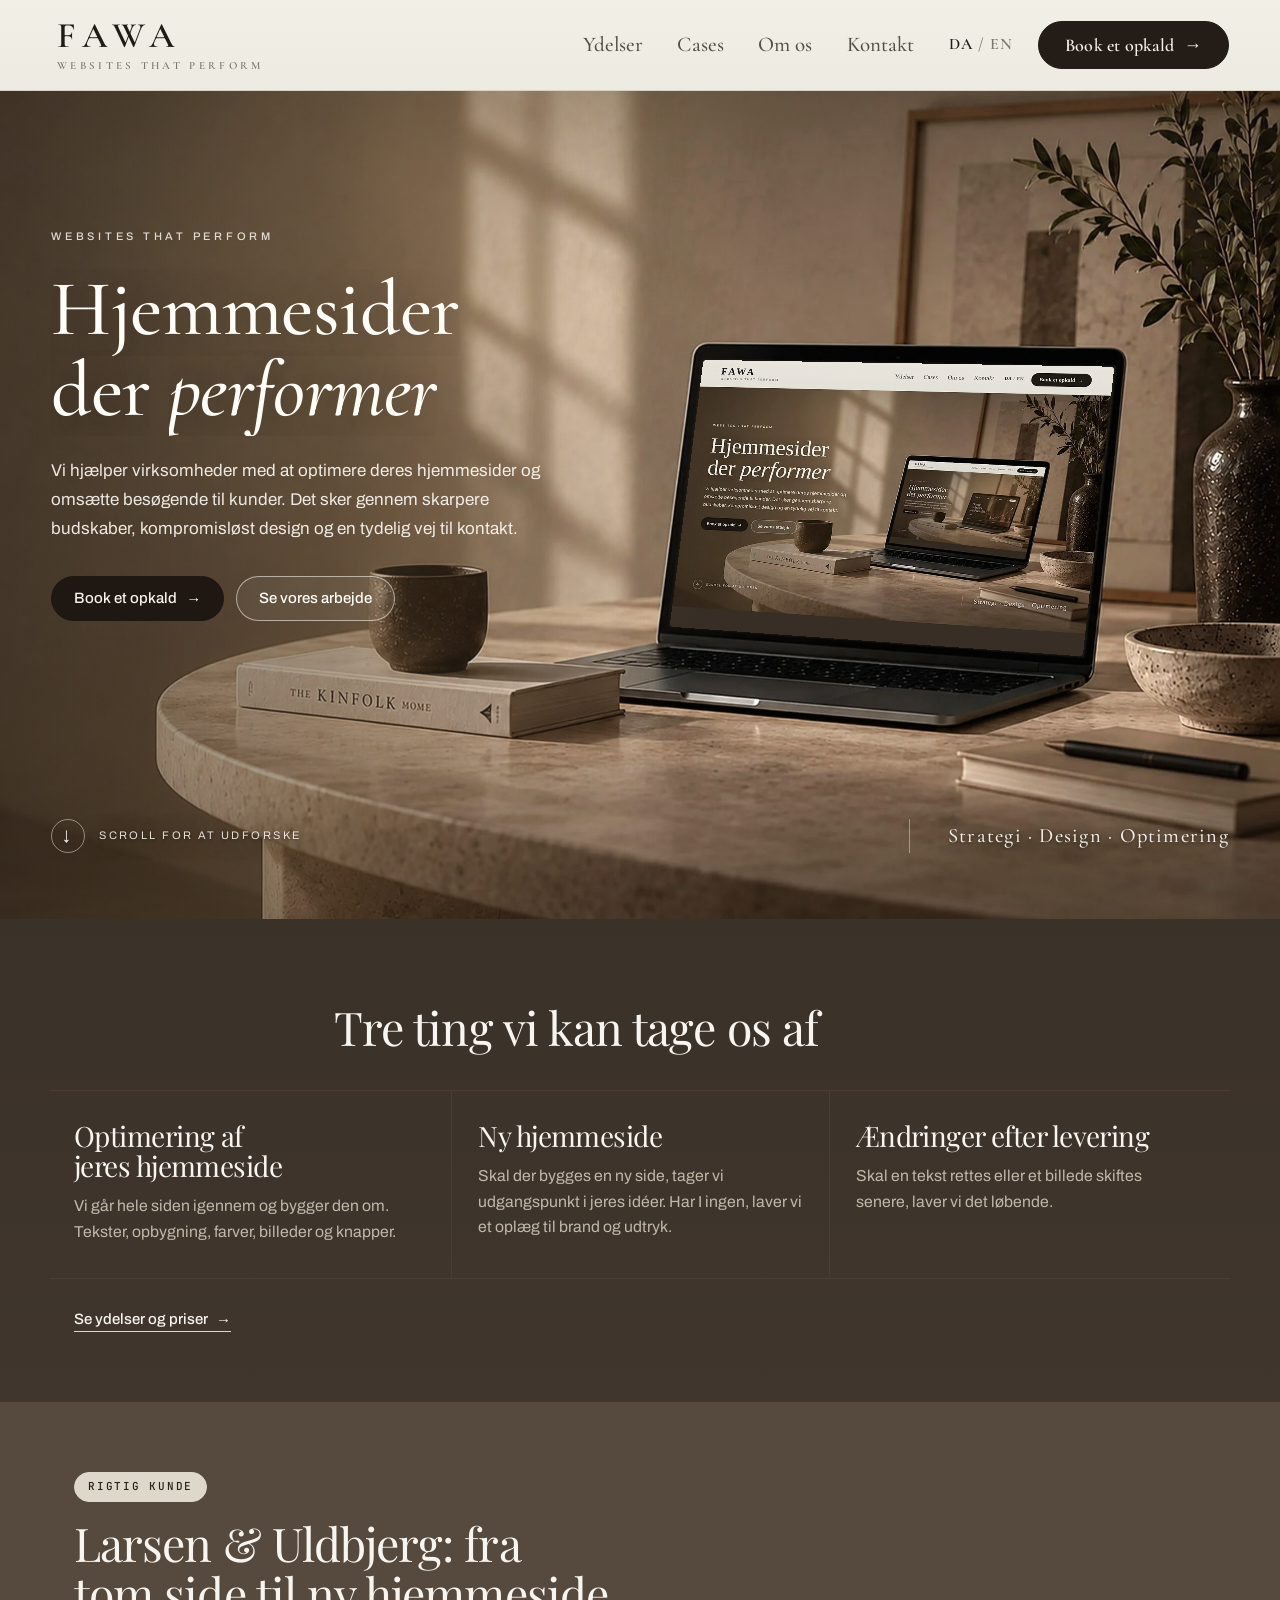
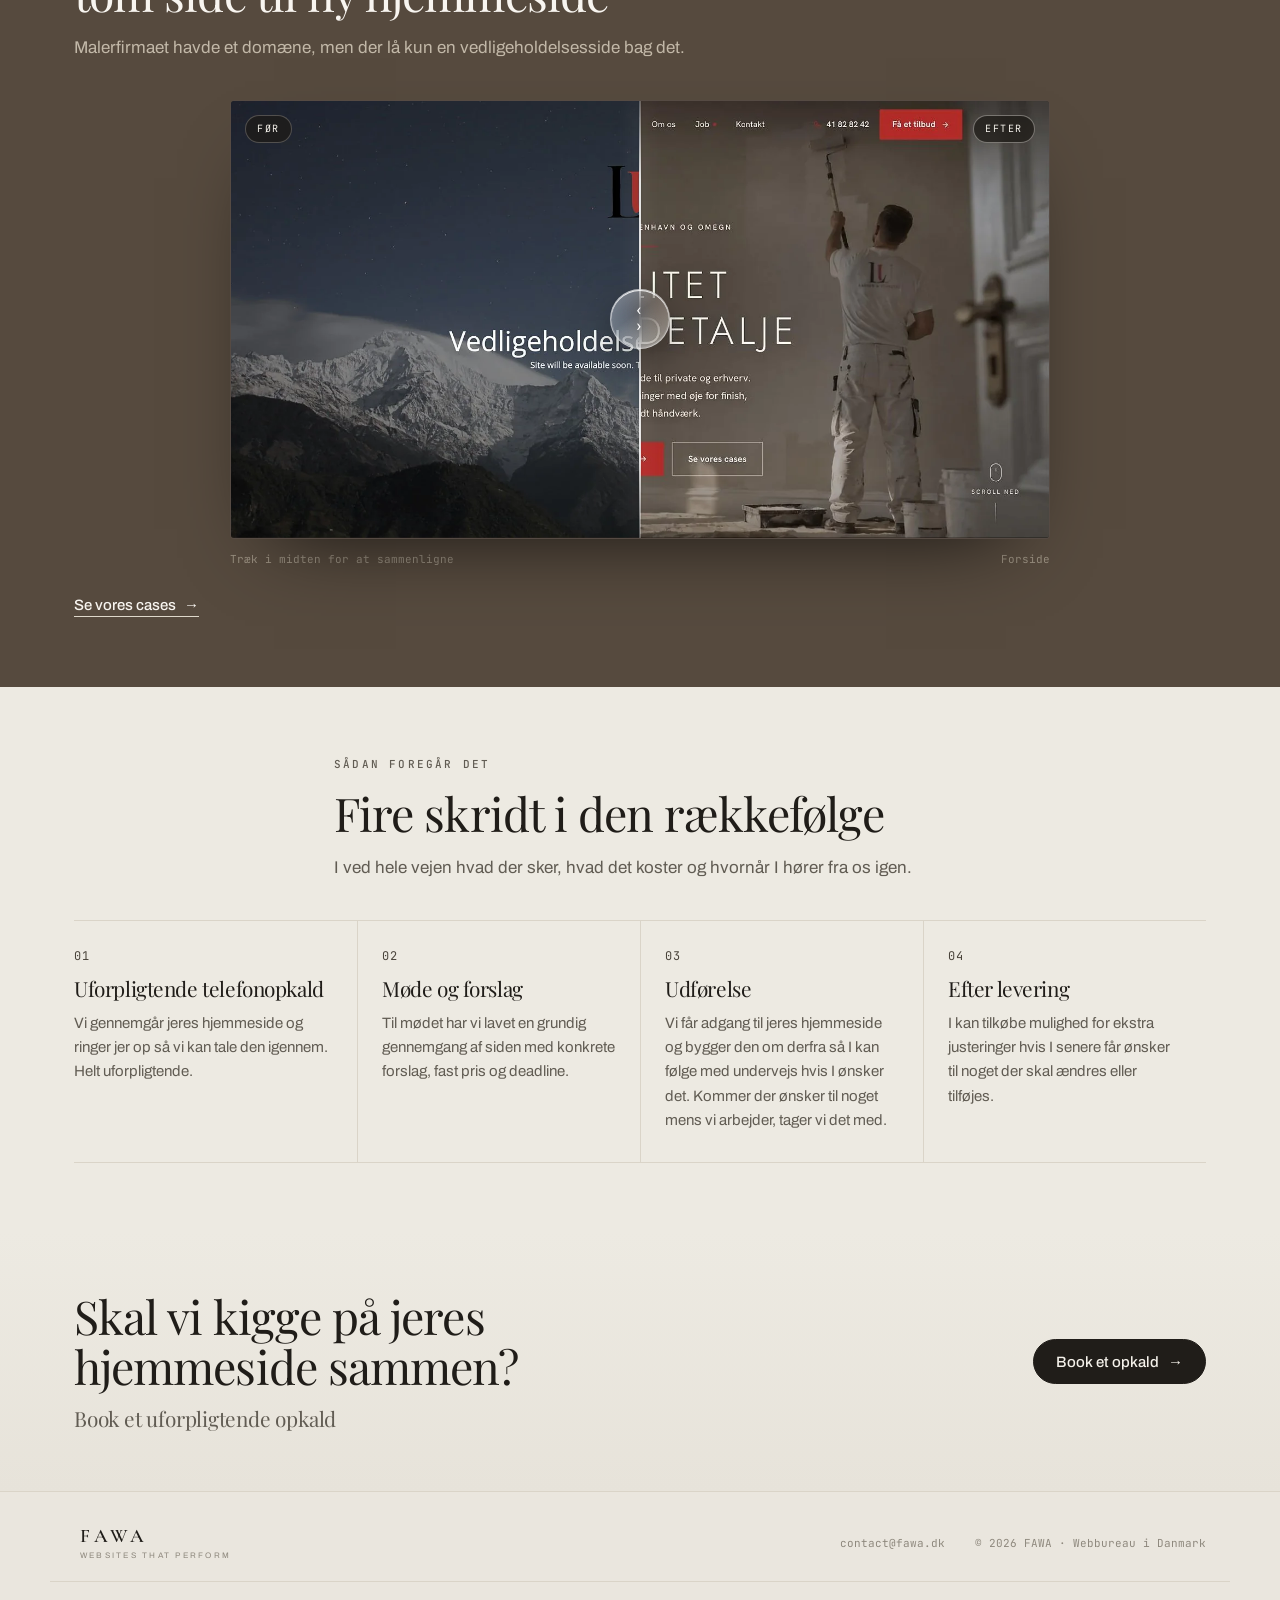
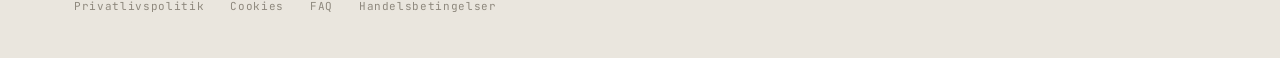
<file: index.html>
<!doctype html>
<html lang="da">
<head>
<meta charset="utf-8">
<meta name="viewport" content="width=device-width, initial-scale=1">
<script>
/* Holder soegemaskiner vaek fra alt andet end det rigtige domaene, for eksempel
   GitHubs midlertidige adresse. Slaar sig selv fra paa fawa.dk. */
(function(){
  var h = location.hostname;
  if (h === "fawa.dk" || h === "www.fawa.dk") return;
  if (document.querySelector('meta[name="robots"]')) return;
  var m = document.createElement("meta");
  m.name = "robots";
  m.content = "noindex, nofollow";
  document.head.appendChild(m);
})();
</script>
<title>FAWA · Hjemmesider der performer</title>
<meta name="description" content="FAWA optimerer eksisterende hjemmesider, så de bliver hurtigere, tydeligere og konverterer bedre. Design, struktur og tekst med udgangspunkt i, hvad der skaber kunder.">
<meta name="theme-color" content="#2E251F">
<link rel="canonical" href="https://fawa.dk/">
<link rel="icon" href="assets/favicon.ico" sizes="48x48">
<link rel="icon" href="assets/favicon-192.png" type="image/png" sizes="192x192">
<link rel="icon" href="assets/favicon-512.png" type="image/png" sizes="512x512">
<link rel="apple-touch-icon" href="assets/apple-touch-icon.png">
<meta property="og:type" content="website">
<meta property="og:site_name" content="FAWA">
<meta property="og:locale" content="da_DK">
<meta property="og:locale:alternate" content="en_GB">
<meta property="og:url" content="https://fawa.dk/">
<meta property="og:title" content="FAWA · Hjemmesider der performer">
<meta property="og:description" content="FAWA optimerer eksisterende hjemmesider, så de bliver hurtigere, tydeligere og konverterer bedre. Design, struktur og tekst med udgangspunkt i, hvad der skaber kunder.">
<meta property="og:image" content="https://fawa.dk/og.jpg">
<meta property="og:image:width" content="1200">
<meta property="og:image:height" content="630">
<meta property="og:image:alt" content="FAWA · hjemmesider der performer">
<meta name="twitter:card" content="summary_large_image">
<meta name="twitter:title" content="FAWA · Hjemmesider der performer">
<meta name="twitter:description" content="FAWA optimerer eksisterende hjemmesider, så de bliver hurtigere, tydeligere og konverterer bedre. Design, struktur og tekst med udgangspunkt i, hvad der skaber kunder.">
<meta name="twitter:image" content="https://fawa.dk/og.jpg">
<link rel="preload" href="assets/fonts/cormorant-garamond-latin-wght-normal.woff2" as="font" type="font/woff2" crossorigin>
<link rel="preload" href="assets/fonts/archivo-latin-wght-normal.woff2" as="font" type="font/woff2" crossorigin>
<link rel="preload" as="image" href="assets/img/hero.webp" fetchpriority="high">
<link rel="stylesheet" href="assets/fonts.css">
<script>
(function(){
  var h = document.documentElement;
  h.classList.add("fonts-pending");
  function ready(){ h.classList.remove("fonts-pending"); h.classList.add("fonts-ready"); }
  var t = setTimeout(ready, 1500);
  if (document.fonts && document.fonts.ready) {
    document.fonts.ready.then(function(){ clearTimeout(t); ready(); });
  } else { clearTimeout(t); ready(); }
})();
</script>
<style>
/* ============ tokens ============ */
#app{
  --f-display:"Playfair Display",Georgia,"Times New Roman",serif;
  --f-serif:"Bodoni Moda",Didot,"Times New Roman",serif;
  --f-it:"Cormorant Garamond",Georgia,serif;
  --f-ui:"Archivo","Helvetica Neue",Arial,sans-serif;
  --f-mono:"JetBrains Mono",ui-monospace,"SF Mono",Menlo,monospace;
  --maxw:1180px;
  --s0:1.0625rem;
  --s1:1.1875rem;
  --s2:clamp(1.4rem,1.15rem + .8vw,1.75rem);
  --s3:clamp(1.9rem,1.4rem + 2vw,2.9rem);
  --s4:clamp(2.9rem,1.8rem + 5.2vw,5.8rem);
}
#app[data-mode="dark"]{
  --ink:#F8F5F0;
  --ink-2:#C2B8A8;
  --ink-3:#9A9081;
  --line:#4A3E34;
  --line-soft:#372D25;
  --accent:#DED8CB;
  --surface-2:#352A21;
  --btn-bg:#F6F3ED;
  --btn-fg:#26221B;
  --header-bg:#2A211A;
  --shadow:0 34px 80px -44px rgba(0,0,0,.85);
  background:#332A23;
}
#app[data-mode="light"]{
  --ink:#201D19;
  --ink-2:#615C53;
  --ink-3:#8E887D;
  --line:#DAD4C8;
  --line-soft:#E7E2D8;
  --accent:#4A443B;
  --surface-2:#F7F4EE;
  --btn-bg:#201D19;
  --btn-fg:#F4F1EA;
  --header-bg:#F2EFE9;
  --shadow:0 20px 46px -30px rgba(32,29,25,.34);
  background:
    radial-gradient(120% 55% at 85% 0%, rgba(160,150,134,.16), rgba(160,150,134,0) 62%),
    linear-gradient(180deg,#F4F2EC 0%,#EDEAE2 46%,#E9E5DC 100%);
}
/* light island inside the dark front page */
.on-light{
  --ink:#201D19;
  --ink-2:#615C53;
  --ink-3:#8E887D;
  --line:#DAD4C8;
  --line-soft:#E7E2D8;
  --accent:#4A443B;
  --surface-2:#F7F4EE;
  --btn-bg:#201D19;
  --btn-fg:#F4F1EA;
  --shadow:0 20px 46px -30px rgba(32,29,25,.34);
  color:var(--ink);
}

*{box-sizing:border-box}
[hidden]{display:none!important}
body{margin:0;background:#2A211A}
#app{
  color:var(--ink);font-family:var(--f-ui);font-weight:400;font-size:var(--s0);line-height:1.62;
  -webkit-font-smoothing:antialiased;min-height:100vh;
}
h1,h2,h3{font-family:var(--f-display);font-weight:400;line-height:1.08;letter-spacing:-.02em;text-wrap:balance;margin:0}
h4{font-family:var(--f-ui);font-weight:600;margin:0;letter-spacing:-.01em}
p{margin:0}
img{max-width:100%;display:block}
:focus-visible{outline:2px solid var(--accent);outline-offset:3px;border-radius:2px}
.wrap{max-width:var(--maxw);margin-inline:auto;padding-inline:24px}
.eyebrow{font-family:var(--f-mono);font-size:.6875rem;font-weight:500;letter-spacing:.2em;text-transform:uppercase;color:var(--accent)}
.muted{color:var(--ink-2)}

/* ============ header ============ */
header{
  position:sticky;top:0;z-index:60;
  --ink:#1F1B16;--ink-2:#544E45;--ink-3:#7D766B;--line:#D9D3C6;--line-soft:#E4DFD3;--accent:#4A443B;
  --btn-bg:#241C16;--btn-fg:#F4F1E9;
  background:linear-gradient(180deg,#F2EFE7,#EDEAE1);color:var(--ink);
  border-bottom:1px solid var(--line);
}
.hd{display:flex;align-items:center;gap:18px;height:clamp(88px,7vw,112px);max-width:1420px;padding-inline:clamp(24px,4vw,64px)}
.logo{
  display:flex;flex-direction:column;align-items:flex-start;gap:5px;
  margin-right:auto;padding-right:6px;background:none;border:0;color:var(--ink);cursor:pointer;text-align:left;
}
.logo .wm{font-family:var(--f-it);font-weight:600;font-size:2.25rem;letter-spacing:.2em;line-height:1}
header .logo .tg{font-family:var(--f-it);font-weight:600;font-size:.6875rem;letter-spacing:.3em;color:var(--ink-3)}
.logo .tg{font-family:var(--f-ui);font-weight:400;font-size:.5rem;letter-spacing:.28em;text-transform:uppercase;color:var(--ink-3)}
@media (max-width:560px){.logo .wm{font-size:1.25rem;letter-spacing:.28em}.logo .tg{display:none}}
.menu{display:flex;gap:34px;align-items:baseline}
.menu button,.menu a{
  background:none;border:0;padding:6px 0;cursor:pointer;color:var(--ink-2);
  font-family:var(--f-it);font-size:1.3125rem;font-weight:500;letter-spacing:.005em;
  border-bottom:1px solid transparent;text-decoration:none;display:inline-block;line-height:normal;
}
.menu button:hover,.menu a:hover{color:var(--ink)}
.menu button[aria-current="true"],.menu a[aria-current="true"]{color:var(--ink);border-bottom-color:var(--accent)}
.lang{display:flex;align-items:center;font-family:var(--f-it);font-weight:600;font-size:1rem;letter-spacing:.06em;color:var(--ink-3);margin-inline:12px 2px}
.lang button{background:none;border:0;padding:3px 5px;cursor:pointer;color:var(--ink-3);font:inherit;letter-spacing:inherit}
.lang button[aria-pressed="true"]{color:var(--ink)}
.burger{display:none;background:none;border:1px solid var(--line);border-radius:3px;padding:8px 10px;cursor:pointer;color:var(--ink)}
.burger span{display:block;width:16px;height:1px;background:currentColor;margin:3px 0}
@media (max-width:900px){
  .menu{
    display:none;position:absolute;top:100%;left:0;right:0;flex-direction:column;gap:0;
    background:#EFECE4;border-bottom:1px solid var(--line);padding:8px 24px 18px;
  }
  .menu.open{display:flex}
  .menu button,.menu a{padding:14px 0;border-bottom:1px solid var(--line-soft);text-align:left;font-size:1.375rem;display:block;width:100%}
  .burger{display:block;order:3}
  .hd .btn{display:none}
  .logo{font-size:1.2rem;letter-spacing:.3em}
}

/* ============ buttons ============ */
.btn{
  display:inline-flex;align-items:center;justify-content:center;gap:9px;
  font-family:var(--f-ui);font-size:.9375rem;font-weight:500;
  padding:13px 22px;border-radius:999px;border:1px solid var(--btn-bg);
  background:var(--btn-bg);color:var(--btn-fg);cursor:pointer;
  transition:opacity .18s ease,transform .18s ease;
}
.btn:hover{opacity:.87}
.btn:active{transform:translateY(1px)}
.btn .ar{transition:transform .2s ease}
.btn:hover .ar{transform:translateX(3px)}
.btn-ghost{background:transparent;color:var(--ink);border-color:var(--line)}
.btn-ghost:hover{border-color:var(--ink-3);opacity:1}
.btn-sm{padding:10px 17px;font-size:.8125rem}
header .btn{font-family:var(--f-it);font-weight:600;font-size:1.125rem;letter-spacing:.01em;padding:12px 26px}
.link{
  background:none;border:0;padding:0 0 3px;cursor:pointer;color:var(--ink);
  font-family:var(--f-ui);font-size:.9375rem;font-weight:500;
  display:inline-flex;align-items:center;gap:8px;border-bottom:1px solid var(--accent);
}
.link:hover{color:var(--accent)}

/* ============ pages ============ */
.page{display:none}
.page.active{display:block}
@media (prefers-reduced-motion:no-preference){.page.active{animation:fade .4s ease both}}
@keyframes fade{from{opacity:0;transform:translateY(6px)}to{opacity:1;transform:none}}

.section{padding-block:clamp(56px,7.5vw,100px)}
.section + .section{border-top:1px solid var(--line)}
#page-forside .section + .section{border-top:0}
.sec-head{max-width:660px;margin-bottom:clamp(28px,4vw,46px)}
.sec-head h1,.sec-head h2{font-size:var(--s3);margin-block:14px 16px}
.sec-head p{color:var(--ink-2)}
.sec-head p + p{margin-top:14px}

/* ============ balayage tones (front page) ============ */
.tone-1{background:linear-gradient(180deg,#2E251F 0%,#3A3129 100%)}
.tone-2{background:linear-gradient(180deg,#3A3129 0%,#40362E 100%)}
.tone-3{background:#564A3E;border-top:1px solid #6E6153}
.tone-fade{display:none}
.tone-4{background:#EDEAE2}
.tone-5{background:linear-gradient(180deg,#EDEAE2 0%,#E7E3DA 100%)}

/* ============ hero ============ */
.hero{position:relative;overflow:hidden;padding-block:clamp(56px,8vw,104px) clamp(38px,5vw,60px);min-height:min(86vh,760px);display:flex;align-items:center}
.hero-shot{
  position:absolute;right:0;top:0;bottom:0;width:min(58%,820px);z-index:0;pointer-events:none;
  background-image:none;background-size:cover;background-position:center right;
  -webkit-mask-image:linear-gradient(to right,transparent 0%,#000 46%),linear-gradient(to bottom,#000 62%,transparent 96%);
  -webkit-mask-composite:source-in;
  mask-image:linear-gradient(to right,transparent 0%,#000 46%),linear-gradient(to bottom,#000 62%,transparent 96%);
  mask-composite:intersect;
  animation:shotIn 1.8s cubic-bezier(.22,1,.36,1) .1s both;
}
.hero::after{
  content:"";position:absolute;left:0;right:0;bottom:0;height:34%;z-index:0;pointer-events:none;
  background:linear-gradient(to bottom,rgba(47,37,29,0),rgba(47,37,29,.92) 62%,#2F251D);width:auto;max-width:none;max-height:none;
}
@keyframes shotIn{from{opacity:0;transform:scale(1.05)}to{opacity:1;transform:none}}
@media (max-width:900px){
  .hero-shot{width:100%;opacity:.13;-webkit-mask-image:linear-gradient(to bottom,#000 20%,transparent 88%);mask-image:linear-gradient(to bottom,#000 20%,transparent 88%)}
  .hero{min-height:0}
}
.hero-in{position:relative;z-index:1;width:100%}
.brandmark{
  max-width:min(56%,660px)!important;display:flex;align-items:center;gap:clamp(14px,2.4vw,24px);
  margin-bottom:clamp(30px,4.5vw,52px);flex-wrap:wrap;
}
.bm{
  font-family:var(--f-it);font-weight:600;font-size:clamp(2.8rem,6vw,4.9rem);
  line-height:1;letter-spacing:.2em;padding-right:.2em;color:#FFFDF7;
  text-shadow:0 2px 30px rgba(255,247,230,.12);
}
.bm-rule{flex:1;min-width:40px;height:1px;background:linear-gradient(90deg,rgba(232,222,205,.5),rgba(232,222,205,0))}
.bm-tag{
  font-family:var(--f-ui);font-weight:500;font-size:.6875rem;letter-spacing:.28em;
  text-transform:uppercase;color:var(--ink-3);white-space:nowrap;
}
@media (max-width:900px){
  .brandmark{max-width:100%!important}
}
@media (max-width:700px){
  .bm-rule{display:none}
  .bm-tag{white-space:normal;flex-basis:100%}
  .brandmark{gap:12px}
}
.hero-in > *{max-width:min(52%,620px)}
@media (max-width:900px){.hero-in > *{max-width:100%}}
.hero-foot{
  display:flex!important;max-width:100%!important;align-items:center;justify-content:space-between;gap:28px;flex-wrap:wrap;
  margin-top:clamp(46px,6vw,82px);padding-top:22px;border-top:1px solid var(--line-soft);
}
.scrollhint{display:inline-flex;align-items:center;gap:14px;font-family:var(--f-ui);font-size:.6875rem;letter-spacing:.22em;text-transform:uppercase;color:var(--ink-3)}
.scrollhint i{
  width:34px;height:34px;border:1px solid var(--line);border-radius:50%;display:grid;place-items:center;
  font-style:normal;font-size:.85rem;color:var(--ink-2);
}
@media (prefers-reduced-motion:no-preference){.scrollhint i{animation:nudge 2.6s ease-in-out infinite}}
@keyframes nudge{0%,100%{transform:translateY(0)}50%{transform:translateY(3px)}}
.quote{font-family:var(--f-display);font-style:italic;font-size:.95rem;color:var(--ink-2);border-left:1px solid var(--line);padding-left:20px;max-width:42ch}
@media (max-width:640px){.quote{border-left:0;padding-left:0}}
.hero::before,.hero::after{content:"";position:absolute;pointer-events:none;z-index:0}
.hero::before{
  width:80vw;height:80vw;max-width:980px;max-height:980px;right:-20vw;top:-30vw;
  background:radial-gradient(circle,rgba(255,236,200,.14),rgba(255,236,200,0) 62%);
}
.hero::after{
  width:64vw;height:64vw;max-width:760px;max-height:760px;left:-24vw;bottom:-30vw;
  background:radial-gradient(circle,rgba(255,236,200,.08),rgba(255,236,200,0) 66%);
}
.hero .wrap{position:relative;z-index:1}
.brandmark{display:flex;align-items:center;gap:clamp(14px,3vw,28px);flex-wrap:wrap}
.bm{
  font-family:var(--f-it);font-weight:600;font-size:clamp(3.5rem,12.4vw,8.8rem);
  line-height:1;letter-spacing:.2em;padding-right:.2em;color:#FFFFFF;
}
.bm > span{
  background:none;color:#FFFFFF;-webkit-text-fill-color:#FFFFFF;
}
.bm > span:nth-child(3){margin-left:-.055em}
.logo .wm .kw{font-style:normal;margin-left:-.1em}
.bm-rule{flex:0 0 auto;width:clamp(56px,9vw,150px);height:1px;background:linear-gradient(90deg,rgba(217,210,196,.7),rgba(217,210,196,0))}
.hero .bm{flex:0 0 100%}
.hero .brandmark{row-gap:clamp(10px,1.4vw,18px)}
.hero .tagline{margin:0;font-family:var(--f-ui);font-weight:500;font-size:.6875rem;letter-spacing:.3em;text-transform:uppercase;color:var(--ink-3)}
.hero-grid{display:grid;grid-template-columns:1.25fr .75fr;gap:clamp(30px,6vw,80px);align-items:start}
@media (max-width:900px){.hero-grid{grid-template-columns:1fr;gap:38px;align-items:start}}
.hero h1{text-wrap:normal;font-family:var(--f-it);font-size:clamp(2.7rem,1.8rem + 3.9vw,5.1rem);font-weight:500;line-height:1.02;letter-spacing:-.005em;margin-block:0 26px}
.hero h1 br{display:block}
@media (min-width:700px){.hero h1 .nb{white-space:nowrap}}
.hero-side{margin:0;border-top:1px solid var(--line)}
.hero-side > div{padding-block:15px;border-bottom:1px solid var(--line-soft)}
.hero-side dt{font-family:var(--f-mono);font-size:.625rem;letter-spacing:.18em;text-transform:uppercase;color:var(--ink-3);margin-bottom:6px}
.hero-side dd{margin:0;font-size:.9375rem;color:var(--ink-2)}
.keywords{
  display:flex;flex-wrap:wrap;align-items:center;gap:14px;margin-top:clamp(42px,6vw,74px);
  font-family:var(--f-ui);font-weight:400;font-size:.875rem;color:var(--ink-2);letter-spacing:.01em;
}
.keywords i{font-style:normal;color:var(--ink-3);opacity:.55}
.keywords span:first-child{color:var(--ink);font-weight:500}
.hero h1 i{font-family:inherit;font-style:italic;font-weight:500;color:inherit}
.hero .lede{font-size:1.0625rem;line-height:1.72;color:var(--ink-2)}
.hero-cta{display:flex;flex-wrap:wrap;gap:12px;margin-top:32px}

/* plain-language facts */
.facts{
  display:grid;grid-template-columns:repeat(3,1fr);
  margin-top:clamp(40px,5vw,64px);border-top:1px solid var(--line);
}
.facts > div{padding:26px 26px 4px;border-left:1px solid var(--line);display:flex;flex-direction:column;gap:9px}
.facts > div:first-child{border-left:0;padding-left:0}
.facts h4{font-size:1.15rem}
.facts p{font-size:.9375rem;color:var(--ink-2)}
.facts .k{font-family:var(--f-mono);font-size:.625rem;letter-spacing:.18em;text-transform:uppercase;color:var(--accent)}
@media (max-width:860px){
  .facts{grid-template-columns:1fr}
  .facts > div{border-left:0;border-top:1px solid var(--line-soft);padding:22px 0 0}
  .facts > div:first-child{border-top:0}
}

/* ============ hero med foto ============ */
.hero-photo{min-height:min(92vh,calc(100vw / 1.479));padding-block:clamp(40px,6vw,74px) clamp(30px,4vw,54px);isolation:isolate}
.hero-photo .hero-shot{
  position:absolute;inset:0;width:100%;height:100%;z-index:0;
  background-image:url("assets/img/hero.webp");
  background-size:cover;background-position:center center;
  -webkit-mask-image:none;mask-image:none;-webkit-mask-composite:source-over;mask-composite:add;
  animation:shotIn 1.9s cubic-bezier(.22,1,.36,1) .05s both;
}
.hero-photo::before,.hero-photo::after{content:"";position:absolute;pointer-events:none;z-index:0;inset:auto;}
.hero-photo::before{
  left:0;top:0;bottom:0;right:0;width:auto;height:auto;max-width:none;max-height:none;
  background:linear-gradient(100deg,rgba(34,26,19,.42) 0%,rgba(34,26,19,.2) 34%,rgba(34,26,19,.04) 58%,rgba(34,26,19,0) 76%);
}
.hero-photo::after{
  display:none;
}
.hero-photo{align-items:stretch}
.hero-photo .hero-in{position:relative;z-index:1;max-width:1420px;padding-inline:clamp(24px,4vw,64px);display:flex;flex-direction:column;flex:1}
.hero-photo .hero-eyebrow{margin-top:clamp(26px,7vh,96px)}
.hero-photo .hero-foot{margin-top:auto;padding-bottom:clamp(2px,1.6vh,22px)}
.hero-photo .hero-in > *{max-width:min(52%,620px)}
@media (max-width:900px){.hero-photo .hero-in > *{max-width:100%}}
.hero-eyebrow{
  margin:0 0 clamp(16px,2vw,24px);font-family:var(--f-ui);font-weight:500;font-size:.6875rem;
  letter-spacing:.34em;text-transform:uppercase;color:rgba(255,252,246,.82);
}
.hero-photo h1{color:#FFFDF8;text-shadow:0 2px 40px rgba(30,23,17,.35)}
.hero-photo .lede{color:rgba(255,252,246,.9);max-width:min(46%,520px)}
@media (max-width:900px){.hero-photo .lede{max-width:100%}}
.hero-photo .btn{--btn-bg:#1E1712;--btn-fg:#F6F2EA;border-color:#1E1712}
.hero-photo .btn-ghost{background:rgba(255,253,248,.06);color:#FFFDF8;border-color:rgba(255,253,248,.55)}
.hero-photo .btn-ghost:hover{border-color:#FFFDF8}
.hero-photo .hero-foot{border-top:0;padding-top:0;align-items:center}
.hero-photo .scrollhint{text-shadow:0 1px 3px rgba(28,21,15,.55),0 2px 22px rgba(28,21,15,.75);color:rgba(255,252,246,.86);flex-direction:row;align-items:center;gap:14px}
.hero-photo .scrollhint i{border-color:rgba(255,252,246,.45);color:rgba(255,252,246,.9)}
.hero-keys{
  text-shadow:0 1px 3px rgba(28,21,15,.55),0 2px 22px rgba(28,21,15,.75);
  margin:0;font-family:var(--f-it);font-weight:500;font-size:clamp(1.05rem,1.6vw,1.375rem);
  letter-spacing:.06em;color:rgba(255,252,246,.92);padding-left:clamp(18px,3vw,38px);
  border-left:1px solid rgba(255,252,246,.4);
}
@media (max-width:760px){
  .hero-photo{min-height:0}
  .hero-photo::before{background:linear-gradient(180deg,rgba(31,24,17,.86) 0%,rgba(31,24,17,.8) 48%,rgba(31,24,17,.84) 100%)}
  .hero-photo .btn-ghost{background:rgba(33,25,18,.42)}
  .hero-photo .hero-shot{background-position:30% 55%}
  .hero-photo .hero-foot{margin-top:40px}
  .hero-photo .hero-eyebrow{margin-top:8px}
  .hero-keys{padding-left:0;border-left:0;border-top:1px solid rgba(255,252,246,.35);padding-top:14px;width:100%}
  .hero-photo .hero-foot{gap:18px}
}

/* ============ intro-sekvens ============ */
@keyframes bmUp{from{opacity:0;transform:translateY(.34em) scale(.985);filter:blur(13px)}to{opacity:1;transform:none;filter:blur(0)}}
@keyframes ruleIn{from{transform:scaleX(0)}to{transform:scaleX(1)}}
@keyframes softIn{from{opacity:0;transform:translateY(16px)}to{opacity:1;transform:none}}
@keyframes wordUp{to{transform:none}}
@keyframes drift{0%,100%{transform:translate3d(0,0,0)}50%{transform:translate3d(-2.5%,2%,0)}}
@keyframes sheen{
  0%{background-position:calc(var(--i) * 33.333%) 50%}
  50%{background-position:calc(var(--i) * 33.333% + 150%) 50%}
  100%{background-position:calc(var(--i) * 33.333%) 50%}
}

.bm > span{display:inline-block;animation:bmUp 1.25s cubic-bezier(.45,.06,.24,1) calc(var(--i) * .17s + .3s) both, sheen 2.2s ease-in-out calc(var(--i) * .12s + 2.3s) 1 both}
.bm-rule{transform-origin:left center;animation:ruleIn 1.2s cubic-bezier(.22,1,.36,1) both;animation-delay:.95s}
.bm-tag{animation:softIn .8s ease both;animation-delay:1.05s}
html.fonts-pending .hero-in{opacity:0}
.hero-in{transition:opacity .25s ease}
html.fonts-ready .hero-eyebrow{animation:softIn .9s ease both;animation-delay:.18s}
html.fonts-ready .hero .lede{animation:softIn .9s ease both;animation-delay:.92s}
html.fonts-ready .hero-cta{animation:softIn .9s ease both;animation-delay:1.08s}
html.fonts-ready .hero-foot{animation:softIn .9s ease both;animation-delay:1.24s}

.hero::before{animation:drift 22s ease-in-out infinite}
.hero::after{animation:drift 28s ease-in-out infinite reverse}

.w{display:inline-block;overflow:hidden;vertical-align:bottom;padding-bottom:.08em;margin-bottom:-.08em}
.w > span{display:inline-block;transform:translateY(118%)}
html.fonts-ready .w > span{animation:wordUp .85s cubic-bezier(.22,1,.36,1) forwards;animation-delay:calc(var(--d) * 1s)}

html.hero-done .w > span,
html.hero-done .hero-eyebrow,
html.hero-done .hero .lede,
html.hero-done .hero-cta,
html.hero-done .hero-foot{animation:none !important;transform:none !important;opacity:1 !important}
html.js-reveal .rv{opacity:0;transform:translateY(20px)}
html.js-reveal .rv.in{opacity:1;transform:none;transition:opacity .9s ease,transform .9s cubic-bezier(.22,1,.36,1);transition-delay:calc(var(--i,0) * .1s)}

@media (prefers-reduced-motion:reduce){
  .bm > span,.bm-rule,.hero .tagline,.facts > div,.hero::before,.hero::after,
  html.fonts-ready .hero-eyebrow,html.fonts-ready .hero .lede,html.fonts-ready .hero-cta,html.fonts-ready .hero-foot{animation:none}
  .bm-rule{transform:scaleX(1)}
  html.fonts-ready .w > span,.w > span{transform:none;animation:none}
  html.js-reveal .rv{opacity:1;transform:none}
}

/* ============ trio ============ */
.trio{
  display:grid;grid-template-columns:repeat(3,1fr);
  max-width:var(--maxw);margin-inline:auto;padding-inline:24px;
  border-block:1px solid var(--line);
}
.trio > div{padding:30px 26px 34px;display:flex;flex-direction:column;gap:12px;border-left:1px solid var(--line)}
.trio > div:first-child{border-left:0;padding-left:0}
.trio h3{font-size:var(--s2)}
.trio p{color:var(--ink-2);font-size:.9875rem}
.trio .n{font-family:var(--f-mono);font-size:.6875rem;color:var(--accent);letter-spacing:.16em}
@media (max-width:860px){
  .trio{grid-template-columns:1fr}
  .trio > div{border-left:0;border-top:1px solid var(--line-soft);padding:26px 0 28px}
  .trio > div:first-child{border-top:0}
}

/* ============ before / after ============ */
.ba{position:relative}
#page-forside .ba{max-width:820px;margin-inline:auto}
.ba-stage{
  position:relative;aspect-ratio:4/3;max-width:100%;overflow:hidden;
  border:1px solid rgba(244,241,234,.14);border-radius:4px;box-shadow:var(--shadow);
  touch-action:pan-y;background:#E3DED3;
}
#app[data-mode="dark"] .ba-stage{background:#3A2F27}
.ba-stage img{position:absolute;inset:0;width:100%;height:100%;object-fit:cover}
.case-card .ba-stage img{object-fit:contain;background:#E9E5DB}
.ba-stage .after-img{clip-path:inset(0 0 0 var(--pos,50%))}
.ba-stage .before-img{clip-path:inset(0 calc(100% - var(--pos,50%)) 0 0)}
.ba-tag{
  position:absolute;top:14px;z-index:3;font-family:var(--f-mono);font-size:.625rem;letter-spacing:.16em;
  text-transform:uppercase;padding:5px 11px;border-radius:999px;
  background:rgba(30,27,23,.74);color:#F4F1EA;border:1px solid rgba(244,241,234,.24);backdrop-filter:blur(4px);
}
.ba-tag.l{left:14px}
.ba-tag.r{right:14px;color:#F4F1EA;border-color:rgba(244,241,234,.4)}
.ba-range{position:absolute;inset:0;width:100%;height:100%;margin:0;opacity:0;cursor:ew-resize;z-index:4;-webkit-appearance:none;appearance:none;background:transparent}
.ba-handle{position:absolute;top:0;bottom:0;left:var(--pos,50%);width:2px;margin-left:-1px;z-index:3;pointer-events:none;background:linear-gradient(180deg,rgba(255,255,255,.25),rgba(255,255,255,.85) 18%,rgba(255,255,255,.85) 82%,rgba(255,255,255,.25));box-shadow:0 0 22px rgba(255,255,255,.45),0 0 2px rgba(0,0,0,.25)}
.ba-handle::after{
  content:"";position:absolute;top:50%;left:50%;transform:translate(-50%,-50%);
  width:58px;height:58px;border-radius:999px;
  background:linear-gradient(145deg,rgba(255,255,255,.34),rgba(255,255,255,.10) 42%,rgba(255,255,255,.26));
  border:1px solid rgba(255,255,255,.55);
  -webkit-backdrop-filter:blur(16px) saturate(190%);backdrop-filter:blur(16px) saturate(190%);
  box-shadow:0 14px 40px rgba(0,0,0,.34),inset 0 1px 0 rgba(255,255,255,.85),inset 0 -10px 22px rgba(255,255,255,.18),inset 0 0 0 1px rgba(255,255,255,.12);
  transition:transform .35s cubic-bezier(.22,1,.36,1),box-shadow .35s ease;
}
.ba:hover .ba-handle::after{transform:translate(-50%,-50%) scale(1.07);box-shadow:0 18px 50px rgba(0,0,0,.4),inset 0 1px 0 rgba(255,255,255,.95),inset 0 -10px 22px rgba(255,255,255,.22)}
.ba-handle::before{
  content:"‹ ›";position:absolute;top:50%;left:50%;transform:translate(-50%,-50%);z-index:2;
  font-family:var(--f-ui);font-size:1rem;color:#fff;letter-spacing:.1em;line-height:1;
  text-shadow:0 1px 10px rgba(0,0,0,.5);
}
.ba-range:focus-visible ~ .ba-handle::after{outline:2px solid var(--accent);outline-offset:3px}
.ba-cap{display:flex;flex-wrap:wrap;justify-content:space-between;gap:10px;margin-top:12px;font-family:var(--f-mono);font-size:.6875rem;color:var(--ink-3)}

.case-split{display:grid;grid-template-columns:1.35fr .65fr;gap:clamp(26px,4vw,52px);align-items:center}
@media (max-width:940px){.case-split{grid-template-columns:1fr}}
.flag{
  display:inline-flex;align-items:center;gap:8px;font-family:var(--f-mono);font-size:.625rem;
  letter-spacing:.16em;text-transform:uppercase;color:var(--accent);
  border:1px solid var(--accent);border-radius:999px;padding:5px 13px;
}
.flag.real{color:var(--btn-fg);background:var(--accent);border-color:var(--accent);font-size:.6875rem;font-weight:500}
.changes{list-style:none;margin:22px 0 0;padding:0}
.changes li{padding-block:13px;border-top:1px solid var(--line-soft);font-size:.9375rem;color:var(--ink-2);line-height:1.55}
.changes .i{font-family:var(--f-mono);font-size:.6875rem;color:var(--accent);padding-top:.3em}.case-top{padding-top:clamp(26px,3.2vw,46px);padding-bottom:clamp(14px,2vw,22px)}.case-head{display:flex;align-items:flex-end;justify-content:space-between;gap:20px;flex-wrap:wrap}.case-head h1{margin:6px 0 0}.reel-tags{list-style:none;display:flex;gap:8px;margin:0;padding:0;flex-wrap:wrap}.reel-tags li{font-family:var(--f-mono);font-size:.625rem;letter-spacing:.16em;text-transform:uppercase;color:var(--ink-3);border:1px solid var(--line);border-radius:999px;padding:6px 13px}.reel-sec{padding:0 0 clamp(18px,2.4vw,30px)}.facts-sec{padding-top:clamp(14px,2vw,26px)}.reel{max-width:920px;margin-inline:auto}.reel-screen{position:relative;border:1px solid var(--line);border-radius:10px;overflow:hidden;background:var(--surface-2);box-shadow:0 40px 90px -46px rgba(32,29,25,.5);transform:perspective(1800px) rotateX(var(--rx,0deg)) rotateY(var(--ry,0deg));transition:transform .6s cubic-bezier(.22,1,.36,1),box-shadow .6s ease,scale .75s cubic-bezier(.22,1,.36,1)}.reel:hover .reel-screen,.reel.is-live .reel-screen{scale:1.032}.reel.is-live .reel-screen{box-shadow:0 54px 110px -44px rgba(32,29,25,.58)}.reel-view{position:relative;aspect-ratio:1500/803;overflow:hidden;background:var(--surface-2)}.reel-shot{position:absolute;inset:0;opacity:0;pointer-events:none;transform:scale(1.035);filter:blur(12px) saturate(1.1);transition:opacity 1.15s cubic-bezier(.4,0,.2,1),transform 1.5s cubic-bezier(.22,1,.36,1),filter 1.15s cubic-bezier(.4,0,.2,1)}.reel-shot.is-on{opacity:1;transform:scale(1);filter:blur(0) saturate(1)}.reel-shot.is-out{opacity:0;transform:scale(.988);filter:blur(9px) saturate(1);transition:opacity 1s cubic-bezier(.4,0,.2,1),transform 1.4s cubic-bezier(.22,1,.36,1),filter 1s cubic-bezier(.4,0,.2,1)}.reel-shot img{display:block;width:100%;height:auto;transform:translateY(0)}.build{position:absolute;left:0;right:0;top:0;z-index:2;pointer-events:none}.build .bl{position:absolute;left:0;top:0;width:100%;height:auto;display:block;opacity:0}.reel.is-live .reel-shot.is-on.has-build .b1{animation:bl1 4s linear}.reel.is-live .reel-shot.is-on.has-build .b2{animation:bl2 4s linear}.reel.is-live .reel-shot.is-on.has-build .b3{animation:bl3 4s linear}.reel.is-live .reel-shot.is-on.has-build > img{animation:blmain 4s linear}@keyframes bl1{0%,68%{opacity:1}78%,100%{opacity:0}}@keyframes bl2{0%,31%{opacity:0}39%,68%{opacity:1}78%,100%{opacity:0}}@keyframes bl3{0%,50%{opacity:0}58%,68%{opacity:1}78%,100%{opacity:0}}@keyframes blmain{0%,68%{opacity:0}78%,100%{opacity:1}}.reel-screen::after{content:"";position:absolute;inset:0;z-index:6;pointer-events:none;border-radius:inherit;box-shadow:inset 0 1px 0 rgba(255,255,255,.5),inset 0 0 90px rgba(32,29,25,.16);background:radial-gradient(135% 95% at 50% 48%,rgba(32,29,25,0) 56%,rgba(32,29,25,.16) 100%)}.reel-grain{position:absolute;inset:0;z-index:5;pointer-events:none;opacity:.055;mix-blend-mode:multiply;background-image:url("data:image/svg+xml,%3Csvg xmlns='http://www.w3.org/2000/svg' width='160' height='160'%3E%3Cfilter id='n'%3E%3CfeTurbulence type='fractalNoise' baseFrequency='.85' numOctaves='2' stitchTiles='stitch'/%3E%3C/filter%3E%3Crect width='160' height='160' filter='url(%23n)' opacity='.55'/%3E%3C/svg%3E");background-size:160px 160px}.reel.is-live .reel-shot:first-child img{animation:kenburns 3.6s cubic-bezier(.22,1,.36,1) both}@keyframes kenburns{from{scale:1.055}to{scale:1}}.reel-shot.is-on.reel-devices{animation:devscene 1.4s cubic-bezier(.22,1,.36,1) both}@keyframes devscene{from{scale:1.035}to{scale:1}}.case-head{transition:opacity .8s ease}.reel-on .case-head{opacity:.4}.reel-on .reel-screen{box-shadow:0 70px 150px -50px rgba(32,29,25,.68)}@media(prefers-reduced-motion:reduce){.reel-grain{display:none}.reel.is-live .reel-shot:first-child img,.reel-shot.is-on.reel-devices{animation:none}.reel-on .case-head{opacity:1}}.reel-sweep{position:absolute;left:0;right:0;top:0;height:190px;z-index:3;pointer-events:none;opacity:0;background:linear-gradient(180deg,rgba(255,255,255,0),rgba(255,255,255,.30) 62%,rgba(255,255,255,.62) 92%,rgba(255,255,255,0))}.reel-sweep.go{animation:sweep 1.25s cubic-bezier(.33,0,.18,1)}@keyframes sweep{0%{opacity:0;transform:translateY(-190px)}22%{opacity:.85}78%{opacity:.5}100%{opacity:0;transform:translateY(100%)}}.reel-devices{position:absolute;inset:0;background:var(--surface-2)}.reel-devices .dev{position:absolute;border:1px solid var(--line);overflow:hidden;background:#fff;opacity:0;transform:translateY(18px)}.reel-devices .dev img{display:block;width:100%;height:auto}.reel-devices .dev-d{left:3%;top:50%;width:72%;border-radius:7px;box-shadow:0 30px 60px -28px rgba(32,29,25,.6);transform:translateY(calc(-50% + 18px))}.reel-devices .dev-t{right:12%;bottom:9%;width:33%;border-radius:10px;box-shadow:0 24px 50px -22px rgba(32,29,25,.55)}.reel-devices .dev-m{right:2.5%;bottom:5%;width:15.5%;border-radius:16px;box-shadow:0 20px 44px -18px rgba(32,29,25,.55)}.reel-shot.is-on.reel-devices .dev-t,.reel-shot.is-on.reel-devices .dev-m{animation:devin .62s cubic-bezier(.22,1,.36,1) forwards}.reel-shot.is-on.reel-devices .dev-d{animation:devind .62s cubic-bezier(.22,1,.36,1) forwards}.reel-shot.is-on.reel-devices .dev-t{animation-delay:.14s}.reel-shot.is-on.reel-devices .dev-m{animation-delay:.28s}@keyframes devin{to{opacity:1;transform:translateY(0)}}@keyframes devind{to{opacity:1;transform:translateY(-50%)}}.reel-rail{display:flex;align-items:center;gap:16px;margin-top:16px;flex-wrap:wrap}.reel-steps{list-style:none;display:flex;gap:2px;margin:0;padding:0;flex-wrap:wrap}.reel-steps button{font-family:var(--f-mono);font-size:.6875rem;letter-spacing:.1em;text-transform:uppercase;color:var(--ink-3);background:none;border:1px solid transparent;border-radius:999px;padding:7px 12px;cursor:pointer;transition:color .25s ease,background .25s ease}.reel-steps button:hover{color:var(--ink)}.reel-steps .is-live button{color:var(--btn-fg);background:var(--btn-bg)}.reel-prog{flex:1 1 80px;min-width:60px;height:1px;background:transparent;position:relative;display:block;overflow:hidden}.reel-prog i{display:none}.reel-url{font-family:var(--f-mono);font-size:.6875rem;color:var(--ink-3);letter-spacing:.03em;white-space:nowrap}.reel-hint{position:absolute;right:12px;bottom:12px;margin:0;z-index:4;font-family:var(--f-mono);font-size:.625rem;letter-spacing:.1em;text-transform:uppercase;color:#F4F1EA;background:rgba(26,22,18,.52);border:1px solid rgba(255,255,255,.18);-webkit-backdrop-filter:blur(8px);backdrop-filter:blur(8px);border-radius:999px;padding:6px 12px;transition:opacity .35s ease}.reel.is-live .reel-hint{opacity:0}.facts{list-style:none;margin:0;padding:0;display:grid;grid-template-columns:repeat(3,1fr);border-block:1px solid var(--line)}.facts li{padding:30px 26px 34px;border-left:1px solid var(--line-soft);display:flex;flex-direction:column;gap:12px}.facts li:first-child{border-left:0;padding-left:0}.facts .n{font-family:var(--f-mono);font-size:.6875rem;letter-spacing:.16em;color:var(--ink-3)}.facts h2{margin:0;font-size:var(--s2)}.case-link{margin-top:26px}.case-link a{color:var(--ink);text-decoration:none;border-bottom:1px solid var(--line);padding-bottom:3px;font-size:1.0625rem}.case-link a:hover{border-color:var(--ink)}@media(max-width:820px){.facts{grid-template-columns:1fr}.facts li{border-left:0;border-top:1px solid var(--line-soft);padding:24px 0 26px}.facts li:first-child{border-top:0}.reel-url{display:none}}@media(prefers-reduced-motion:reduce){.build{display:none}.reel-shot,.reel-shot.is-on,.reel-shot.is-out{transition:none;filter:none;transform:none}.reel-shot img{transition:none!important}.reel-sweep{display:none}.reel-screen{transform:none}.reel-devices .dev{opacity:1;animation:none!important}.reel-devices .dev-d{transform:translateY(-50%)}.reel-devices .dev-t,.reel-devices .dev-m{transform:none}}

/* ============ pricing ============ */
.tiers{display:grid;grid-template-columns:repeat(3,1fr);gap:18px}
@media (max-width:900px){.tiers{grid-template-columns:1fr}}
.tier{
  background:var(--surface-2);border:1px solid var(--line);border-radius:5px;
  padding:28px 26px 30px;display:flex;flex-direction:column;gap:16px;box-shadow:var(--shadow);
}
.tier.feature{border-color:var(--accent)}
.tier .tag{align-self:flex-start;font-family:var(--f-mono);font-size:.625rem;letter-spacing:.14em;text-transform:uppercase;color:var(--accent);border:1px solid var(--accent);border-radius:999px;padding:3px 11px}
.tier h3{font-size:var(--s2)}
.tier .scope{font-family:var(--f-mono);font-size:.75rem;color:var(--ink-3)}.trio-cta{margin-top:26px}
.price{font-family:var(--f-serif);font-weight:400;font-size:2.5rem;line-height:1;letter-spacing:-.01em;font-variant-numeric:tabular-nums;display:flex;align-items:baseline;gap:9px}
.price span{font-family:var(--f-mono);font-size:.75rem;color:var(--ink-3);letter-spacing:.04em}
.price .pre{text-transform:uppercase;letter-spacing:.14em;font-size:.6875rem}
.price span.num{font-family:inherit;font-size:inherit;color:inherit;letter-spacing:inherit;font-variant-numeric:inherit}
.tier ul{list-style:none;margin:0;padding:0;display:flex;flex-direction:column;gap:10px;font-size:.9375rem;color:var(--ink-2)}
.tier li{display:flex;gap:11px;align-items:flex-start;line-height:1.5}
.tier li::before{content:"";width:5px;height:5px;margin-top:.62em;flex:none;background:var(--accent);border-radius:50%}
.tier .btn{margin-top:auto}
.includes p + p{margin-top:12px}
.tier.wide.klip{margin-top:18px;margin-bottom:0}
.info-link{align-self:flex-start;display:inline-flex;align-items:center;gap:8px;
  background:none;border:0;padding:0 0 2px;margin-top:2px;font-family:var(--f-ui);
  font-size:.8125rem;line-height:1.5;color:var(--ink-3);cursor:pointer;text-align:left;
  border-bottom:1px solid var(--line);transition:color .2s}
.info-link::before{content:"?";flex:none;display:inline-grid;place-items:center;
  width:17px;height:17px;border-radius:999px;border:1px solid currentColor;
  font-family:var(--f-mono);font-size:.625rem;line-height:1}
.info-link:hover,.info-link[aria-expanded="true"]{color:var(--ink);border-bottom-color:var(--ink-3)}
.info-panel{grid-column:1/-1;border-top:1px solid var(--line);margin-top:24px;padding-top:24px;gap:10px}
.info-panel[hidden]{display:none}
.info-panel h4{font-family:var(--f-ui);font-weight:600;font-size:.9375rem;color:var(--ink);margin:0}
.info-panel ul{list-style:none;margin:0;padding:0;display:grid;gap:7px}
.info-panel li{position:relative;padding-left:15px;color:var(--ink-2);font-size:.9375rem;line-height:1.6}
.info-panel li::before{content:"";position:absolute;left:0;top:.5em;width:5px;height:5px;border-radius:50%;background:var(--accent)}
.info-panel .cols{display:grid;grid-template-columns:1fr 1fr;gap:clamp(20px,3vw,44px)}
.info-panel .cols > div{display:grid;gap:10px;align-content:start}
.info-panel .foot{color:var(--ink-3);font-size:.875rem;line-height:1.6;margin:0}
@media (max-width:720px){.info-panel .cols{grid-template-columns:1fr;gap:24px}}
.tier.wide .wide-side .klip-price{color:var(--ink);font-size:2.1rem;line-height:1;margin-top:4px;display:flex;align-items:baseline;gap:9px}
.tier.wide .wide-side .klip-price span{color:var(--ink-3);font-family:var(--f-mono);font-size:.75rem;letter-spacing:.04em}
.tier.wide .wide-side .klip-price .pre{text-transform:uppercase;letter-spacing:.14em;font-size:.6875rem}
.tier.wide .wide-side .klip-price span.num{font-family:inherit;font-size:inherit;color:inherit;letter-spacing:inherit}
.tier.wide{display:grid;grid-template-columns:1.3fr .7fr;gap:clamp(20px,3vw,46px);align-items:start;margin-bottom:18px}
.tier.wide > div{display:flex;flex-direction:column;gap:14px}
.tier.wide .wide-side{border-left:1px solid var(--line);padding-left:clamp(18px,2.6vw,34px)}
.tier.wide .wide-side p{color:var(--ink-2);font-size:.9375rem}
.tier.wide .price-note{font-family:var(--f-serif);font-size:1.5rem;color:var(--ink)}
.tier.wide .btn{margin-top:6px;align-self:flex-start}
@media (max-width:820px){.tier.wide{grid-template-columns:1fr}.tier.wide .wide-side{border-left:0;padding-left:0;border-top:1px solid var(--line);padding-top:18px}}
.note{font-family:var(--f-mono);font-size:.75rem;color:var(--ink-3);margin-top:20px;line-height:1.75;max-width:70ch}

/* ============ steps ============ */
.steps{display:grid;grid-template-columns:repeat(4,1fr);border-block:1px solid var(--line)}
.step{padding:26px 24px 30px;display:flex;flex-direction:column;gap:11px;border-left:1px solid var(--line)}
.step:first-child{border-left:0;padding-left:0}
.step .n{font-family:var(--f-mono);font-size:.75rem;color:var(--accent);letter-spacing:.12em}
.step h3{font-size:1.3rem}
.step p{font-size:.9375rem;color:var(--ink-2)}
@media (max-width:940px){
  .steps{grid-template-columns:repeat(2,1fr)}
  .step:nth-child(3){border-left:0;padding-left:0}
  .step:nth-child(n+3){border-top:1px solid var(--line-soft)}
}
@media (max-width:560px){
  .steps{grid-template-columns:1fr}
  .step{border-left:0;padding:24px 0 26px;border-top:1px solid var(--line-soft)}
  .step:first-child{border-top:0}
}

/* ============ mini cards ============ */
.mini{display:grid;grid-template-columns:1fr 1fr;gap:18px;margin-top:26px}
@media (max-width:700px){.mini{grid-template-columns:1fr}}
.mini article{border:1px solid var(--line);border-radius:5px;padding:24px;background:var(--surface-2);display:flex;flex-direction:column;gap:9px;box-shadow:var(--shadow)}
.mini .k{font-family:var(--f-mono);font-size:.6875rem;color:var(--ink-3);letter-spacing:.12em;text-transform:uppercase}
.mini h4{font-size:1.125rem}
.mini p{font-size:.9375rem;color:var(--ink-2)}


/* ---------- demo-cases ---------- */
.cases-grid{display:grid;grid-template-columns:repeat(2,1fr);gap:clamp(30px,3.6vw,52px)}
@media (max-width:820px){.cases-grid{grid-template-columns:1fr}}
.case-card{display:flex;flex-direction:column;gap:16px}
.case-card .ba-stage{box-shadow:0 18px 44px -30px rgba(0,0,0,.6)}
.case-card .ba-tag{top:10px;font-size:.5625rem;padding:3px 8px}
.case-card .ba-tag.l{left:10px}
.case-card .ba-tag.r{right:10px}
.case-card .ba-handle::after{width:34px;height:34px}
.case-card .ba-handle::before{font-size:.8rem}
.case-meta .k{font-family:var(--f-mono);font-size:.625rem;letter-spacing:.16em;text-transform:uppercase;color:var(--ink-3)}
.case-meta h3{font-size:1.4rem;margin-block:9px 9px}
.case-meta p{font-size:.9375rem;color:var(--ink-2);max-width:46ch}
/* ============ people ============ */
.people{display:grid;grid-template-columns:1fr 1fr;gap:clamp(20px,3vw,34px);max-width:620px}
@media (max-width:760px){.people{grid-template-columns:1fr}}
.person{display:block}
.portrait{aspect-ratio:4/5;border:1px solid var(--line);border-radius:5px;background:var(--surface-2);display:grid;place-items:center;overflow:hidden;margin-bottom:18px;box-shadow:var(--shadow)}
.portrait img{width:100%;height:100%;object-fit:cover;display:block}
.portrait span{font-family:var(--f-serif);font-size:1.9rem;letter-spacing:.18em;color:var(--ink-3)}
.avatar{width:64px;height:64px;flex:none;border-radius:50%;border:1px solid var(--line);background:var(--surface-2);color:var(--ink-2);display:grid;place-items:center;font-family:var(--f-serif);font-size:1.15rem;letter-spacing:.08em}
.person h3{font-size:1.35rem}
.person .role{font-family:var(--f-mono);font-size:.6875rem;letter-spacing:.14em;text-transform:uppercase;color:var(--ink-3);margin-block:7px 0}
.person p{font-size:.9375rem;color:var(--ink-2)}
.values{display:grid;grid-template-columns:repeat(3,1fr);border-block:1px solid var(--line);margin-top:32px}
.values > div{padding:26px 24px 28px;display:flex;flex-direction:column;gap:9px;border-left:1px solid var(--line)}
.values > div:first-child{border-left:0;padding-left:0}
.values h4{font-size:1.0625rem}
.values p{font-size:.9375rem;color:var(--ink-2)}
@media (max-width:820px){
  .values{grid-template-columns:1fr}
  .values > div{border-left:0;border-top:1px solid var(--line-soft);padding:24px 0 26px}
  .values > div:first-child{border-top:0}
}

/* ============ contact ============ */
.contact{display:grid;grid-template-columns:.85fr 1.15fr;gap:clamp(28px,4vw,56px);align-items:start}
@media (max-width:900px){.contact{grid-template-columns:1fr}}
.contact-side ul{list-style:none;margin:24px 0 0;padding:0}
.contact-side li{padding-block:13px;border-top:1px solid var(--line-soft);display:flex;gap:14px;font-size:.9375rem;color:var(--ink-2)}
.contact-side li b{font-family:var(--f-mono);font-size:.6875rem;letter-spacing:.12em;text-transform:uppercase;color:var(--ink-3);min-width:84px;padding-top:.3em;font-weight:400}
.contact-side li a{color:inherit;text-decoration:none;border-bottom:1px solid var(--line);transition:border-color .2s,color .2s}
.contact-side li a:hover{color:var(--ink);border-bottom-color:var(--accent)}
.form-err{margin-top:12px;font-size:.875rem;line-height:1.55;color:#8C3B2E;background:#F6E7E2;border:1px solid #E3C7BF;border-radius:3px;padding:12px 14px}
.form-err a{color:inherit;font-weight:500}
#audit-form.sending .btn{opacity:.6;pointer-events:none}
form.audit{background:var(--surface-2);border:1px solid var(--line);border-radius:5px;padding:clamp(22px,3vw,32px);box-shadow:var(--shadow)}
.field{display:flex;flex-direction:column;gap:7px;margin-bottom:16px}
.field label{font-family:var(--f-mono);font-size:.6875rem;letter-spacing:.12em;text-transform:uppercase;color:var(--ink-2)}
.field input,.field textarea{
  font-family:var(--f-ui);font-size:.9375rem;padding:12px 14px;border:1px solid var(--line);
  border-radius:3px;background:#FFFFFF;color:var(--ink);width:100%;
}
.field input::placeholder{color:var(--ink-3)}
.sel{position:relative}
.field select{font-family:var(--f-ui);font-size:.9375rem;padding:12px 38px 12px 14px;border:1px solid var(--line);border-radius:3px;background:#FFFFFF;color:var(--ink);width:100%;appearance:none;-webkit-appearance:none;cursor:pointer}
.sel::after{content:"";position:absolute;right:15px;top:50%;width:7px;height:7px;margin-top:-6px;border-right:1.5px solid var(--ink-2);border-bottom:1.5px solid var(--ink-2);transform:rotate(45deg);pointer-events:none}

.field textarea{resize:vertical;min-height:96px}
.row2{display:grid;grid-template-columns:1fr 1fr;gap:16px}
@media (max-width:540px){.row2{grid-template-columns:1fr}}
.micro{font-family:var(--f-mono);font-size:.6875rem;color:var(--ink-3);margin-top:14px;line-height:1.7}
.done{display:none}
.done h3{font-size:var(--s2);margin-bottom:12px}
.done p{color:var(--ink-2)}
form.audit.sent .fields{display:none}
form.audit.sent .done{display:block}

/* ============ juridiske sider ============ */
.legal{max-width:790px}
.legal h1{font-size:var(--s3);margin-block:16px 18px}
.legal .lede-sm{color:var(--ink-2);font-size:var(--s1);line-height:1.62;max-width:66ch;margin-bottom:22px}
.legal h2{font-family:var(--f-ui);font-weight:600;font-size:1.0625rem;letter-spacing:-.01em;line-height:1.35;margin-block:42px 14px;padding-top:24px;border-top:1px solid var(--line)}
.legal p{color:var(--ink-2);margin-bottom:14px;max-width:72ch}
.legal ul{list-style:none;margin:0 0 18px;padding:0}
.legal ul li{color:var(--ink-2);position:relative;padding-left:20px;margin-bottom:9px;max-width:70ch}
.legal ul li::before{content:"";position:absolute;left:2px;top:.72em;width:5px;height:5px;border-radius:50%;background:var(--accent)}
.legal a{color:var(--ink);text-decoration:underline;text-underline-offset:3px}
.legal .callout{border-left:2px solid var(--accent);padding:2px 0 2px 16px;margin:18px 0 20px;color:var(--ink)}
.legal-meta{display:grid;grid-template-columns:minmax(160px,auto) 1fr;margin:26px 0 8px;border-top:1px solid var(--line)}
.legal-meta dt{font-family:var(--f-mono);font-size:.6875rem;letter-spacing:.12em;text-transform:uppercase;color:var(--ink-3);padding:13px 0;border-bottom:1px solid var(--line)}
.legal-meta dd{margin:0;padding:13px 0;border-bottom:1px solid var(--line);color:var(--ink)}
.legal-note{border:1px solid var(--line);border-radius:3px;padding:12px 14px;margin-bottom:20px;color:var(--ink-2)}
.legal-note:empty{display:none}
.legal-meta + h2{border-top:0;padding-top:0;margin-top:36px}
.ctable-wrap{overflow-x:auto;margin:6px 0 20px;border:1px solid var(--line);border-radius:3px}
.ctable{border-collapse:collapse;width:100%;min-width:620px;font-size:.875rem}
.ctable th{font-family:var(--f-mono);font-size:.625rem;font-weight:500;letter-spacing:.14em;text-transform:uppercase;color:var(--ink-3);text-align:left;padding:12px 14px;border-bottom:1px solid var(--line);white-space:nowrap}
.ctable td{padding:12px 14px;border-bottom:1px solid var(--line);color:var(--ink-2);vertical-align:top}
.ctable tr:last-child td{border-bottom:0}
.ctable td:first-child{color:var(--ink);white-space:nowrap}
.ctable td.mono{font-family:var(--f-mono);font-size:.8125rem;color:var(--ink);white-space:nowrap}

mark.todo{background:#EFE0C4;color:#5A431C;padding:2px 7px;border-radius:2px;font-family:var(--f-mono);font-size:.75rem;letter-spacing:.04em;line-height:1.9;white-space:nowrap}
.legal-foot{margin-top:46px;padding-top:24px;border-top:1px solid var(--line)}
@media (max-width:560px){.legal-meta{grid-template-columns:1fr}.legal-meta dt{padding-bottom:0;border-bottom:0}}

/* ============ faq ============ */
.faq{counter-reset:q}
.faq-group{margin-top:clamp(40px,5vw,64px)}
.faq-num{font-family:var(--f-mono);font-size:.6875rem;letter-spacing:.2em;color:var(--ink-3);margin-bottom:10px}
.faq-group h2{border-top:0;padding-top:0;margin-block:0 8px;font-family:var(--f-display);font-weight:400;font-size:var(--s2);letter-spacing:-.02em}
.faq-sub{color:var(--ink-3);margin-bottom:18px;font-size:.9375rem}
.faq-list{border-top:1px solid var(--line)}
.faq details{border-bottom:1px solid var(--line)}
.faq summary{
  list-style:none;cursor:pointer;display:block;position:relative;
  padding:18px 54px 18px 46px;font-weight:500;color:var(--ink);font-size:1rem;line-height:1.45;
  transition:color .2s ease;
}
.faq summary::-webkit-details-marker{display:none}
.faq summary::before{
  counter-increment:q;content:counter(q,decimal-leading-zero);
  position:absolute;left:0;top:20px;font-family:var(--f-mono);font-size:.6875rem;color:var(--ink-3);letter-spacing:.06em;
}
.faq summary::after{
  content:"";position:absolute;right:16px;top:24px;width:8px;height:8px;
  border-right:1.5px solid var(--ink-3);border-bottom:1.5px solid var(--ink-3);
  transform:rotate(45deg);transition:transform .25s ease,border-color .2s ease;
}
.faq details[open] summary::after{transform:rotate(-135deg);border-color:var(--ink)}
.faq summary:hover{color:var(--accent)}
.faq summary:focus-visible{outline:2px solid var(--accent);outline-offset:3px}
.faq .faq-a{padding:0 54px 20px 46px}
.faq .faq-a p{color:var(--ink-2);margin:0;max-width:68ch}
@media (prefers-reduced-motion:no-preference){.faq details[open] .faq-a{animation:faqIn .32s ease both}}
@keyframes faqIn{from{opacity:0;transform:translateY(-4px)}to{opacity:1;transform:none}}
.faq-cta{margin-top:clamp(44px,5vw,66px);padding:clamp(24px,3vw,34px);border:1px solid var(--line);border-radius:4px;background:rgba(255,255,255,.4)}
.faq-cta h3{font-size:var(--s2);margin-bottom:10px}
.faq-cta p{color:var(--ink-2);margin-bottom:18px;max-width:58ch}
@media (max-width:560px){.faq summary{padding:16px 40px 16px 38px}.faq .faq-a{padding:0 12px 18px 38px}}

/* ============ cta band + footer ============ */
.band{padding-block:clamp(48px,6vw,84px)}
.section + .band{border-top:1px solid var(--line)}
#page-forside .band{border-top:0}
.band-in{display:flex;flex-wrap:wrap;gap:26px;align-items:center;justify-content:space-between}
.band h2{font-size:var(--s3);max-width:18ch}
footer{
  --ink:#201D19;--ink-2:#615C53;--ink-3:#8E887D;--line:#DAD4C8;--accent:#4A443B;
  background:#EAE6DE;color:var(--ink);border-top:1px solid var(--line);padding-block:34px 42px;
}
.foot{display:flex;flex-wrap:wrap;gap:16px 30px;align-items:center}
.foot .logo{margin-right:auto;color:var(--ink)}
.foot .logo .wm{font-size:1.2rem}
.foot small{font-family:var(--f-mono);font-size:.6875rem;color:var(--ink-3)}
.foot-links{display:flex;flex-wrap:wrap;gap:10px 26px;margin-top:20px;padding-top:16px;border-top:1px solid var(--line)}
.foot-links a{font-family:var(--f-mono);font-size:.6875rem;letter-spacing:.06em;color:var(--ink-3);text-decoration:none}
.foot-links a:hover{color:var(--ink);text-decoration:underline;text-underline-offset:3px}

.hero-photo .hero-shot{scale:var(--hz,1)}.hero-photo .hero-in{translate:0 var(--hy,0px);opacity:var(--ho,1)}.hero-screen{position:absolute;left:0;top:0;width:1000px;height:700px;transform-origin:0 0;z-index:0;pointer-events:none;opacity:0;transition:opacity .45s ease}.hero-screen.on{opacity:1}.scr-win{position:absolute;inset:0;overflow:hidden;border-radius:9px/7px;background:#17120F}.scr-page{display:block;width:100%;height:auto;filter:brightness(.95) contrast(1.03);animation:scrPan 110s linear infinite}@keyframes scrPan{0%,1.2%{transform:translateY(0)}1.2%,63%{animation-timing-function:cubic-bezier(.4,0,.5,1)}63%,70%{transform:translateY(calc(700px - 100%))}87%,100%{transform:translateY(0)}}@media(max-width:1000px){.hero-screen{display:none}}@media(prefers-reduced-motion:reduce){.scr-page{animation:none}}.hero-scrim{position:absolute;inset:0;z-index:0;pointer-events:none;background:linear-gradient(90deg,rgba(28,21,15,.58) 0%,rgba(28,21,15,.40) 26%,rgba(28,21,15,.10) 44%,rgba(28,21,15,0) 53%),linear-gradient(180deg,rgba(28,21,15,.30) 0%,rgba(28,21,15,0) 26%,rgba(28,21,15,0) 80%,rgba(28,21,15,.32) 100%)}.hero-warm{position:absolute;inset:0;z-index:1;pointer-events:none;background:linear-gradient(104deg,rgba(255,198,126,.05) 8%,rgba(255,196,120,.12) 34%,rgba(255,186,110,.04) 48%,rgba(255,186,110,0) 56%),radial-gradient(40% 46% at 30% 10%,rgba(255,210,150,.10),rgba(255,210,150,0) 72%)}.hero-photo .hero-shot{filter:none}.hero-grain{position:absolute;inset:0;z-index:1;pointer-events:none;opacity:.05;background-image:url("data:image/svg+xml,%3Csvg xmlns='http://www.w3.org/2000/svg' width='160' height='160'%3E%3Cfilter id='n'%3E%3CfeTurbulence type='fractalNoise' baseFrequency='.85' numOctaves='2' stitchTiles='stitch'/%3E%3C/filter%3E%3Crect width='160' height='160' filter='url(%23n)' opacity='.55'/%3E%3C/svg%3E");background-size:150px 150px}.hero-cta .btn{transition:transform .55s cubic-bezier(.22,1,.36,1),background .3s ease,color .3s ease,border-color .3s ease}.hero-cta .btn .ar{transition:transform .6s cubic-bezier(.22,1,.36,1)}@media(prefers-reduced-motion:reduce){.hero-light,.hero-grain{display:none}.hero-photo .hero-shot,.hero-photo .hero-in{transform:none;scale:1;translate:none;opacity:1;transition:none}}
/* Mens videoen koerer, traeder resten af siden tilbage, saa den er i fokus. */
header,#page-cases > .case-top,#page-cases > .case-sub,#page-cases > .ds-sec,#page-cases > .band,footer{transition:filter .45s ease,opacity .45s ease}
.reel-on header,.reel-on #page-cases > .case-top,.reel-on #page-cases > .case-sub,.reel-on #page-cases > .ds-sec,.reel-on #page-cases > .band,.reel-on footer{filter:blur(6px);opacity:.4}
@media(prefers-reduced-motion:reduce){.reel-on header,.reel-on #page-cases > .case-top,.reel-on #page-cases > .case-sub,.reel-on #page-cases > .ds-sec,.reel-on #page-cases > .band,.reel-on footer{filter:none;opacity:.55}}

/* Underlinje i CTA-baandet, samme skrift og stoerrelse som trin-overskrifterne. */
.band-sub{margin:14px 0 0;max-width:40ch;font-family:var(--f-display);font-weight:400;font-size:1.3rem;line-height:1.3;letter-spacing:-.01em;color:var(--ink-2)}
@media(max-width:560px){.band-sub{font-size:1.15rem;margin-top:11px}}

/* Forsiden staar lidt taettere end de oevrige sider. */
#page-forside .section{padding-block:clamp(44px,5.4vw,72px)}
#page-forside .band{padding-block:clamp(40px,4.6vw,62px)}
#page-forside .sec-head{margin-bottom:clamp(24px,3.2vw,38px)}
#page-cases .case-sub{padding-top:clamp(10px,1.4vw,18px);padding-bottom:clamp(12px,1.8vw,20px)}#page-cases .case-head h2{margin:0}#page-cases .ds-sec{padding-top:clamp(40px,5vw,72px)}#page-cases .ds-head{align-items:flex-end;margin-bottom:clamp(20px,2.6vw,32px);max-width:920px;margin-inline:auto}#page-cases .ds-head > div{max-width:46ch}#page-cases .ds-head p{margin:10px 0 0}#page-cases .ba{max-width:920px;margin-inline:auto}</style>

<script>window.__PAGE__="forside";window.__META__={"forside": {"da": ["FAWA · Hjemmesider der performer", "FAWA optimerer eksisterende hjemmesider, så de bliver hurtigere, tydeligere og konverterer bedre. Design, struktur og tekst med udgangspunkt i, hvad der skaber kunder."], "en": ["FAWA · Websites that perform", "FAWA optimises existing websites so they load faster, read clearer and convert better. Design, structure and copy built around what actually brings in customers."]}, "ydelser": {"da": ["Ydelser og priser · FAWA", "Fast pris, aftalt inden vi går i gang. Vi optimerer den hjemmeside I har · prisen afhænger alene af hvor mange sider hjemmesiden har. Fra 4.995 kr."], "en": ["Services and prices · FAWA", "A fixed price, agreed before we start. We optimise the website you already have · the price depends only on how many pages it has. From 4,995 DKK."]}, "cases": {"da": ["Cases · FAWA", "Larsen & Uldbjerg: fra tom side til ny hjemmeside. Hold musen over og se hele hjemmesiden, side for side."], "en": ["Cases · FAWA", "Larsen & Uldbjerg: from an empty page to a new website. Hover to see the whole site, page by page."]}, "om": {"da": ["Om FAWA: to faste ansigter fra start til levering", "FAWA er et dansk webbureau drevet af Melissa og Sofia. Ingen projektledere eller underleverandører. I taler med de samme to mennesker hele vejen."], "en": ["About FAWA: two people, start to delivery", "FAWA is a Danish web studio run by Melissa and Sofia. No project managers or subcontractors. You talk to the same two people throughout."]}, "kontakt": {"da": ["Kontakt FAWA", "Skriv til os, så finder vi et tidspunkt til et kort opkald. Vi kigger på jeres hjemmeside inden, så vi har noget konkret at tale om. I forpligter jer ikke til noget."], "en": ["Contact FAWA", "Write to us and we'll find a time for a short call. We look at your website beforehand, so we have something concrete to talk about. You commit to nothing."]}, "privatliv": {"da": ["Privatlivspolitik · FAWA", "Sådan indsamler, bruger, opbevarer og beskytter FAWA personoplysninger på fawa.dk."], "en": ["Privacy policy · FAWA", "How FAWA collects, uses, stores and protects personal data on fawa.dk."]}, "cookies": {"da": ["Cookiepolitik · FAWA", "fawa.dk sætter ingen cookies og bruger hverken statistik eller markedsføring. Se den fulde oversigt over lagring på siden."], "en": ["Cookie policy · FAWA", "fawa.dk sets no cookies and uses neither analytics nor marketing. See the full overview of storage on the site."]}, "faq": {"da": ["Ofte stillede spørgsmål · FAWA", "Svar på de spørgsmål virksomheder typisk har om optimering og redesign af deres eksisterende hjemmeside."], "en": ["Frequently asked questions · FAWA", "Answers to the questions companies usually have about optimising and redesigning an existing website."]}, "vilkaar": {"da": ["Handelsbetingelser · FAWA", "FAWAs handelsbetingelser for erhvervskunder om optimering og redesign af eksisterende hjemmesider."], "en": ["Terms of business · FAWA", "FAWA's terms of business for business customers on optimising and redesigning existing websites."]}};</script>
</head>
<body>
<div id="app" data-mode="dark">

<header>
  <div class="wrap hd">
    <button class="logo" data-go="forside" aria-label="FAWA · forside"><span class="wm">FA<i class="kw">W</i>A</span><span class="tg" data-i18n="brand.tag">Websites that perform</span></button>
    <nav class="menu" id="menu">
      <a href="./ydelser/" data-go="ydelser" data-i18n="n.services">Ydelser</a>
      <a href="./cases/" data-go="cases" data-i18n="n.cases">Cases</a>
      <a href="./om/" data-go="om" data-i18n="n.about">Om os</a>
      <a href="./kontakt/" data-go="kontakt" data-i18n="n.contact">Kontakt</a>
    </nav>
    <div class="lang">
      <button id="lang-da" type="button" aria-pressed="true">DA</button>/<button id="lang-en" type="button" aria-pressed="false">EN</button>
    </div>
    <button class="btn btn-sm" data-go="kontakt"><span data-i18n="cta.free">Book et opkald</span> <span class="ar">→</span></button>
    <button class="burger" id="burger" aria-label="Menu" aria-expanded="false"><span></span><span></span><span></span></button>
  </div>
</header>

<main>

<!-- ============================ FORSIDE ============================ -->
<div class="page active" id="page-forside">

  <section class="hero tone-1 hero-photo">
    <div class="hero-shot" aria-hidden="true"><div class="hero-screen" aria-hidden="true"><div class="scr-win"><img class="scr-page" decoding="async" src="assets/img/skaerm.webp" alt=""></div></div></div>
    
    
    
    <span class="hero-scrim" aria-hidden="true"></span>
    <span class="hero-warm" aria-hidden="true"></span>
    
    <span class="hero-grain" aria-hidden="true"></span>
    <div class="wrap hero-in">
      <p class="hero-eyebrow" data-i18n="brand.tag">Websites that perform</p>
      <h1 data-i18n="h.h1">Hjemmesider<br><span class="nb">der <i>performer</i></span></h1>
      <p class="lede" data-i18n="h.lede">Vi hjælper virksomheder med at optimere deres hjemmesider og omsætte besøgende til kunder. Det sker gennem skarpere budskaber, kompromisløst design og en tydelig vej til kontakt.</p>
      <div class="hero-cta">
        <button class="btn" data-go="kontakt"><span data-i18n="cta.free">Book et opkald</span> <span class="ar">→</span></button>
        <button class="btn btn-ghost" data-go="cases" data-i18n="h.seecases">Se vores arbejde</button>
      </div>
      <div class="hero-foot">
        <span class="scrollhint"><i>↓</i> <span data-i18n="h.scroll">Scroll for at udforske</span></span>
        <p class="hero-keys" data-i18n="h.tagline">Strategi · Design · Optimering</p>
      </div>
    </div>
  </section>

  <section class="section tone-2">
    <div class="wrap sec-head rv">
      <h2 data-i18n="h.o.h2">Tre ting vi kan tage os af</h2>
    </div>
    <div class="trio">
      <div class="rv">
        <h3 data-i18n="h.o1h">Optimering af jeres hjemmeside</h3>
        <p data-i18n="h.o1p">Vi går hele siden igennem og bygger den om. Tekster, opbygning, farver, billeder og knapper.</p>
      </div>
      <div class="rv">
        <h3 data-i18n="h.o2h">Ny hjemmeside</h3>
        <p data-i18n="h.o2p">Skal der bygges en ny side, tager vi udgangspunkt i jeres idéer. Har I ingen, laver vi et oplæg til brand og udtryk.</p>
      </div>
      <div class="rv">
        <h3 data-i18n="h.o3h">Ændringer efter levering</h3>
        <p data-i18n="h.o3p">Skal en tekst rettes eller et billede skiftes senere, laver vi det løbende.</p>
      </div>
    </div>
    <div class="wrap rv">
      <p class="trio-cta"><button class="link" data-go="ydelser"><span data-i18n="h.o.link">Se ydelser og priser</span> <span class="ar">→</span></button></p>
    </div>
  </section>

  <section class="section tone-3">
    <div class="wrap">
      <div class="sec-head rv">
        <span class="flag real" data-i18n="h.c.flag">Rigtig kunde</span>
        <h2 style="margin-top:16px" data-i18n="h.c.h2">Larsen &amp; Uldbjerg: fra tom side til ny hjemmeside</h2>
        <p data-i18n="h.c.p">Malerfirmaet havde et domæne, men der lå kun en vedligeholdelsesside bag det.</p>
      </div>
      <div class="ba rv" data-ba>
        <div class="ba-stage glass" style="--pos:50%;aspect-ratio:1500/803">
          <img class="after-img" decoding="async" loading="lazy" src="assets/img/lu-efter.webp" alt="Larsen &amp; Uldbjergs nye forside: en maler i arbejde, telefonnummer og tilbudsknap øverst">
          <img class="before-img" decoding="async" loading="lazy" src="assets/img/lu-foer.webp" alt="Larsen &amp; Uldbjerg før: en vedligeholdelsesside med beskeden om at siden snart er klar">
          <span class="ba-tag l" data-i18n="c.before">Før</span>
          <span class="ba-tag r" data-i18n="c.after">Efter</span>
          <input class="ba-range" type="range" min="0" max="100" value="50" aria-label="Træk for at sammenligne før og efter">
          <span class="ba-handle" aria-hidden="true"></span>
        </div>
        <div class="ba-cap">
          <span data-i18n="c.drag">Træk i midten for at sammenligne</span>
          <span data-i18n="lu.cap">Forside</span>
        </div>
      </div>
      <p style="margin-top:22px"><button class="link" data-go="cases"><span data-i18n="h.c.link">Se vores cases</span> <span class="ar">→</span></button></p>
    </div>
  </section>

  <section class="section tone-4 on-light">
    <div class="wrap sec-head rv">
      <p class="eyebrow" data-i18n="p.eyebrow">Sådan foregår det</p>
      <h2 data-i18n="p.h2">Fire skridt i den rækkefølge</h2>
      <p data-i18n="p.p">I ved hele vejen hvad der sker, hvad det koster og hvornår I hører fra os igen.</p>
    </div>
    <div class="wrap">
      <div class="steps">
        <div class="step rv"><span class="n">01</span><h3 data-i18n="p.1h">Uforpligtende telefonopkald</h3><p data-i18n="p.1p">Vi gennemgår jeres hjemmeside og ringer jer op så vi kan tale den igennem. Helt uforpligtende.</p></div>
        <div class="step rv"><span class="n">02</span><h3 data-i18n="p.2h">Møde og forslag</h3><p data-i18n="p.2p">Til mødet har vi lavet en grundig gennemgang af siden med konkrete forslag, fast pris og deadline.</p></div>
        <div class="step rv"><span class="n">03</span><h3 data-i18n="p.3h">Udførelse</h3><p data-i18n="p.3p">Vi får adgang til jeres hjemmeside og bygger den om derfra så I kan følge med undervejs hvis I ønsker det. Kommer der ønsker til noget mens vi arbejder, tager vi det med.</p></div>
        <div class="step rv"><span class="n">04</span><h3 data-i18n="p.4h">Efter levering</h3><p data-i18n="p.4p">I kan tilkøbe mulighed for ekstra justeringer hvis I senere får ønsker til noget der skal ændres eller tilføjes.</p></div>
      </div>
    </div>
  </section>

  <section class="band tone-5 on-light">
    <div class="wrap band-in">
      <div class="band-copy">
        <h2 data-i18n="band.h">Skal vi kigge på jeres hjemmeside sammen?</h2>
        <p class="band-sub" data-i18n="band.sub">Book et uforpligtende opkald</p>
      </div>
      <button class="btn" data-go="kontakt"><span data-i18n="cta.free">Book et opkald</span> <span class="ar">→</span></button>
    </div>
  </section>
</div>

<!-- ============================ YDELSER ============================ -->
<div class="page" id="page-ydelser">
  <section class="section">
    <div class="wrap">
      <div class="sec-head">
        <p class="eyebrow" data-i18n="y.eyebrow">Ydelser og priser</p>
        <h1 data-i18n="y.h2">Fast pris, aftalt inden vi går i gang</h1>
        <p data-i18n="y.p">Vi optimerer den hjemmeside I har. Prisen afhænger alene af hvor mange sider hjemmesiden har, og den aftales inden vi går i gang. Ikke en timepris der vokser undervejs.</p>
      </div>
      <div class="tier feature wide includes">
        <div>
          <span class="tag" data-i18n="y.inctag">Det samme i alle pakker</span>
          <h3 data-i18n="y.inch">En fuld gennemgang af jeres nuværende hjemmeside</h3>
          <p data-i18n="y.incp1">Vi går hele siden igennem og bygger den om så den er til at forstå og handle på. Layout og opbygning, alle tekster, skrifttyper, farver, billeder, knapper og rækkefølgen på siderne. Det hele bliver gennemgået og rettet, ikke kun forsiden.</p>
          <p data-i18n="y.incp2">Pakkerne indeholder præcis det samme arbejde. Det eneste der adskiller dem, er hvor mange sider jeres hjemmeside har.</p>
        </div>
        <div class="wide-side">
          <p class="price-note" data-i18n="y.incprice">Kun optimering</p>
          <p data-i18n="y.incp3">Vi arbejder på den hjemmeside I har i forvejen. Domæne, hosting og andre abonnementer er ikke en del af det vi leverer. De bliver hvor de er.</p>
          <button class="btn" data-go="kontakt"><span data-i18n="cta.free">Book et opkald</span> <span class="ar">→</span></button>
        </div>
      </div>

      <div class="tiers">
        <div class="tier">
          <h3 data-i18n="y.t1h">Mindre hjemmeside</h3>
          <p class="scope" data-i18n="y.t1s">Op til 4 sider</p>
          <p class="price"><span class="pre" data-i18n="y.from">Fra</span> <span class="num" data-i18n="y.n1">4.995</span> <span data-i18n="y.cur">kr.</span></p>
          <button class="btn btn-ghost" data-go="kontakt" data-i18n="y.btn">Få et tilbud</button>
        </div>
        <div class="tier">
          <h3 data-i18n="y.t2h">Standard hjemmeside</h3>
          <p class="scope" data-i18n="y.t2s">5–9 sider</p>
          <p class="price"><span class="pre" data-i18n="y.from">Fra</span> <span class="num" data-i18n="y.n2">7.495</span> <span data-i18n="y.cur">kr.</span></p>
          <button class="btn" data-go="kontakt" data-i18n="y.btn">Få et tilbud</button>
        </div>
        <div class="tier">
          <h3 data-i18n="y.t3h">Stor hjemmeside</h3>
          <p class="scope" data-i18n="y.t3s">10+ sider</p>
          <p class="price"><span class="pre" data-i18n="y.from">Fra</span> <span class="num" data-i18n="y.n3">9.995</span> <span data-i18n="y.cur">kr.</span></p>
          <button class="btn btn-ghost" data-go="kontakt" data-i18n="y.btn">Få et tilbud</button>
        </div>
      </div>

      <div class="tier feature wide klip">
        <div>
          <span class="tag" data-i18n="y.kliptag">Tilkøb</span>
          <h3 data-i18n="y.kliph">Klippekort til ændringer</h3>
          <p data-i18n="y.klipp">Fem ændringer på jeres hjemmeside som I bruger når I har brug for dem. Skriv til os når noget skal rettes, for eksempel en ny tekst, et nyt billede eller en pris der er ændret, så trækker vi én fra kortet. Kortet udløber ikke.</p>
        </div>
        <div class="wide-side">
          <p class="price-note" data-i18n="y.klipcount">5 ændringer</p>
          <p class="price klip-price"><span class="pre" data-i18n="y.klipfrom">Samlet</span> <span class="num" data-i18n="y.n4">1.495</span> <span data-i18n="y.cur">kr.</span></p>
          <button class="info-link" type="button" id="klip-trigger" aria-expanded="false" aria-controls="klip-def" data-i18n="y.klipinfo">Hvad tæller som en ændring?</button>
          <button class="btn btn-ghost" data-go="kontakt" data-i18n="y.btn">Få et tilbud</button>
        </div>
        <div class="info-panel" id="klip-def" hidden>
          <div class="cols">
            <div>
              <h4 data-i18n="y.defja">Det tæller som én ændring</h4>
              <ul>
                <li data-i18n="y.defja1">En tekst der skal rettes eller skrives om</li>
                <li data-i18n="y.defja2">Et billede der skal skiftes ud</li>
                <li data-i18n="y.defja3">En pris, en åbningstid eller en kontaktoplysning der skal opdateres</li>
                <li data-i18n="y.defja4">Et punkt der skal tilføjes eller fjernes i en liste eller i menuen</li>
              </ul>
            </div>
            <div>
              <h4 data-i18n="y.defnej">Det er ikke et klip</h4>
              <ul>
                <li data-i18n="y.defnej1">Nye sider aftaler vi særskilt</li>
                <li data-i18n="y.defnej2">Et nyt design eller en ny opbygning af en side</li>
                <li data-i18n="y.defnej3">Nye funktioner, for eksempel booking eller webshop</li>
              </ul>
            </div>
          </div>
          <p class="foot" data-i18n="y.deffoot">Hænger flere små rettelser sammen, for eksempel tre tekster på den samme side, tæller vi det som ét klip. Er vi i tvivl, spørger vi jer inden vi trækker det.</p>
        </div>
      </div>
      <p class="note" data-i18n="y.note">Alle priser er ekskl. moms. Den endelige pris aftales når vi har været siden igennem. Så ved I præcis hvad den lyder på inden vi går i gang. Ekstra justeringer efter levering kan tilkøbes og indgår ikke i priserne.</p>
    </div>
  </section>

  <section class="section">
    <div class="wrap sec-head">
      <p class="eyebrow" data-i18n="y.f.eyebrow">Det vi hjælper med</p>
      <h2 data-i18n="y.f.h2">Hvad en gennemgang gør ved jeres hjemmeside</h2>
      <p data-i18n="y.f.p">Vi arbejder på tre ting hver gang vi tager fat i en hjemmeside: udtrykket, budskabet og vejen til at tage kontakt.</p>
    </div>
    <div class="trio">
      <div><span class="n">01</span><h3 data-i18n="y.f1h">Et skarpere udtryk</h3><p data-i18n="y.f1p">Vi opdaterer design, farver, skrifttyper og billeder så hjemmesiden er behagelig at se på og signalerer den kvalitet I leverer.</p></div>
      <div><span class="n">02</span><h3 data-i18n="y.f2h">Et tydeligt budskab</h3><p data-i18n="y.f2p">Vi sætter teksten op så det med det samme står klart hvad I sælger, hvem det er til og hvorfor man skal vælge jer.</p></div>
      <div><span class="n">03</span><h3 data-i18n="y.f3h">En kortere vej til kontakt</h3><p data-i18n="y.f3p">Vi rydder op i opbygning, knapper og formularer, også på mobil, så de besøgende nemt finder frem til jer når de er klar.</p></div>
    </div>
  </section>

  <section class="band">
    <div class="wrap band-in">
      <div class="band-copy">
        <h2 data-i18n="band.h">Skal vi kigge på jeres hjemmeside sammen?</h2>
        <p class="band-sub" data-i18n="band.sub">Book et uforpligtende opkald</p>
      </div>
      <button class="btn" data-go="kontakt"><span data-i18n="cta.free">Book et opkald</span> <span class="ar">→</span></button>
    </div>
  </section>
</div>

<!-- ============================ CASES ============================ -->
<div class="page" id="page-cases">

  <section class="section case-top">
    <div class="wrap case-head">
      <div>
        <p class="eyebrow" data-i18n="c.eyebrow">Cases</p>
        <h1 data-i18n="c.h1">Rigtige kunder</h1>
      </div>
    </div>
  </section>

  <section class="case-sub">
    <div class="wrap case-head">
      <div>
        <h2 data-i18n="lu.h2">Larsen &amp; Uldbjerg</h2>
      </div>
      <ul class="reel-tags">
        <li data-i18n="lu.t1">Hjemmeside</li>
        <li data-i18n="lu.t2">Design</li>
        <li data-i18n="lu.t3">Udvikling</li>
      </ul>
    </div>
  </section>

  <section class="reel-sec">
    <div class="wrap">
      <div class="reel" data-reel>
        <div class="reel-screen">
          <div class="reel-view">
                        <div class="reel-shot is-on" data-url="larsen-uldbjerg.dk"><img decoding="async" src="assets/img/lu-reel-1.webp" alt="Forsiden på den nye hjemmeside"></div>
            <div class="reel-shot" data-url="larsen-uldbjerg.dk/ydelser"><img decoding="async" loading="lazy" src="assets/img/lu-reel-2.webp" alt="Ydelsessiden med de fem områder, firmaet maler"></div>
            <div class="reel-shot" data-url="larsen-uldbjerg.dk/cases"><img decoding="async" loading="lazy" src="assets/img/lu-reel-3.webp" alt="Cases-siden med før og efter fra fem rum"></div>
            <div class="reel-shot" data-url="larsen-uldbjerg.dk/om-os"><img decoding="async" loading="lazy" src="assets/img/lu-reel-4.webp" alt="Om os-siden med historien og de tre malere bag"></div>
            <div class="reel-shot" data-url="larsen-uldbjerg.dk/job"><img decoding="async" loading="lazy" src="assets/img/lu-reel-5.webp" alt="Jobsiden med ledige stillinger og ansøgningsskema"></div>
            <div class="reel-shot reel-devices" data-url="larsen-uldbjerg.dk">
              <div class="dev dev-d"><img decoding="async" loading="lazy" src="assets/img/lu-efter.webp" alt="Forsiden på computer"></div>
              <div class="dev dev-t"><img decoding="async" loading="lazy" src="assets/img/lu-tablet.webp" alt="Forsiden på tablet"></div>
              <div class="dev dev-m"><img decoding="async" loading="lazy" src="assets/img/lu-mobil.webp" alt="Forsiden på telefon"></div>
            </div>
            <span class="reel-grain" aria-hidden="true"></span>
          </div>
          <p class="reel-hint" data-i18n="lu.hint">Hold musen over for at afspille</p>
        </div>
        <div class="reel-rail">
          
          <span class="reel-url" data-reel-url>larsen-uldbjerg.dk</span>
        </div>
      </div>
    </div>
  </section>

  <section class="section ds-sec">
    <div class="wrap">
      <div class="case-head ds-head">
        <div>
          <h2 data-i18n="ds.h2">Dürüm Symfoni</h2>
          <p data-i18n="ds.p">Restauranten havde ikke en forside. Domænet førte direkte ind i bestillingssystemet. Nu er der en forside med navn, åbningstider, adresse og en knap til bestilling.</p>
        </div>
        <ul class="reel-tags">
          <li data-i18n="ds.t1">Hjemmeside</li>
          <li data-i18n="ds.t2">Design</li>
          <li data-i18n="ds.t3">Udvikling</li>
        </ul>
      </div>
      <div class="ba rv" data-ba>
        <div class="ba-stage glass" style="--pos:50%;aspect-ratio:2880/1638">
          <img class="after-img" decoding="async" loading="lazy" src="assets/img/ds-efter.webp" alt="Dürüm Symfoni efter: en blå forside med restaurantens navn, åbningstider, adresse og en knap til bestilling">
          <img class="before-img" decoding="async" loading="lazy" src="assets/img/ds-foer.webp" alt="Dürüm Symfoni før: domænet førte direkte ind i bestillingssystemet med menuliste og kurv i siden">
          <span class="ba-tag l" data-i18n="c.before">Før</span>
          <span class="ba-tag r" data-i18n="c.after">Efter</span>
          <input class="ba-range" type="range" min="0" max="100" value="50" aria-label="Træk for at sammenligne før og efter">
          <span class="ba-handle" aria-hidden="true"></span>
        </div>
        <div class="ba-cap">
          <span data-i18n="c.drag">Træk i midten for at sammenligne</span>
          <span data-i18n="ds.cap">Forside</span>
        </div>
      </div>
    </div>
  </section>


  <section class="band">
    <div class="wrap band-in">
      <h2 data-i18n="c.band">Vil I se hvordan jeres hjemmeside kunne se ud?</h2>
      <button class="btn" data-go="kontakt"><span data-i18n="cta.free">Book et opkald</span> <span class="ar">→</span></button>
    </div>
  </section>
</div>

<!-- ============================ OM OS ============================ -->
<div class="page" id="page-om">
  <section class="section">
    <div class="wrap">
      <div class="sec-head">
        <p class="eyebrow" data-i18n="o.eyebrow">Om os</p>
        <h1 data-i18n="o.h2">To faste ansigter fra første samtale til levering</h1>
        <p data-i18n="o.p">FAWA er et dansk webbureau drevet af Melissa og Sofia. Vi arbejder for virksomheder der allerede har en hjemmeside, men ikke får nok ud af den. Vi bygger den om så den er til at forstå, rar at se på og nem at handle på.</p>
        <p data-i18n="o.pb">Vi er to om det hele. Der kommer ingen projektledere eller underleverandører ind over, og I taler med de samme to mennesker fra den første samtale til siden er leveret. Vi tager kun de opgaver vi kan nå at gøre ordentligt, og siger til hvis vi ikke er de rigtige til opgaven.</p>
      </div>
      <div class="people">
        <div class="person">
          <div class="portrait"><img src="assets/img/portraet-sofia.webp" alt="Melissa, medstifter af FAWA" decoding="async"></div>
          <h3>Melissa</h3>
          <p class="role" data-i18n="o.r1">Co-founder</p>
        </div>
        <div class="person">
          <div class="portrait"><img src="assets/img/portraet-melissa.webp" alt="Sofia, medstifter af FAWA" decoding="async"></div>
          <h3>Sofia</h3>
          <p class="role" data-i18n="o.r2">Co-founder</p>
        </div>
      </div>
      <div class="values">
        <div><h4 data-i18n="o.v1h">Fast pris fra start</h4><p data-i18n="o.v1p">Prisen aftales inden vi går i gang, og den holder. Ingen regninger I ikke har set komme.</p></div>
        <div><h4 data-i18n="o.v2h">Ærlig rådgivning</h4><p data-i18n="o.v2p">Er en ny hjemmeside ikke det der flytter mest for jer, siger vi det. Også når det koster os opgaven.</p></div>
        <div><h4 data-i18n="o.v3h">I ejer det hele</h4><p data-i18n="o.v3p">Domæne, hosting og adgange står i jeres navn. I er ikke bundet til os bagefter.</p></div>
      </div>
    </div>
  </section>

  <section class="band">
    <div class="wrap band-in">
      <div class="band-copy">
        <h2 data-i18n="band.h">Skal vi kigge på jeres hjemmeside sammen?</h2>
        <p class="band-sub" data-i18n="band.sub">Book et uforpligtende opkald</p>
      </div>
      <button class="btn" data-go="kontakt"><span data-i18n="cta.free">Book et opkald</span> <span class="ar">→</span></button>
    </div>
  </section>
</div>

<!-- ============================ KONTAKT ============================ -->
<div class="page" id="page-kontakt">
  <section class="section">
    <div class="wrap contact">
      <div class="contact-side">
        <p class="eyebrow" data-i18n="k.eyebrow">Kontakt</p>
        <h1 style="font-size:var(--s3);margin-block:14px 16px" data-i18n="k.h2">Lad os tage en snak om jeres hjemmeside.</h1>
        <p class="muted" data-i18n="k.p">Skriv til os, så finder vi et tidspunkt til et kort opkald. Vi kigger på jeres hjemmeside inden, så vi har noget konkret at tale om. I forpligter jer ikke til noget.</p>
        <ul>
          <li><b data-i18n="k.l1b">Svartid</b><span data-i18n="k.l1s">Inden for 24 timer</span></li>
          <li><b data-i18n="k.l2b">Pris</b><span data-i18n="k.l2s">Opkaldet er uforpligtende</span></li>
          <li><b data-i18n="k.l3b">Mail</b><span><a href="mailto:contact@fawa.dk">contact@fawa.dk</a></span></li>
        </ul>
      </div>

      <form class="audit" id="audit-form" novalidate>
        <div class="fields">
          <input type="checkbox" name="botcheck" id="f-bot" tabindex="-1" autocomplete="off" aria-hidden="true" style="position:absolute;left:-9999px;opacity:0;height:0;width:0">
          <div class="row2">
            <div class="field"><label for="f-name" data-i18n="k.fname">Navn</label><input id="f-name" type="text" autocomplete="name" required></div>
            <div class="field"><label for="f-type" data-i18n="k.ftype">Type af virksomhed</label><div class="sel"><select id="f-type"><option value="" data-i18n="k.o0">Vælg…</option><option data-i18n="k.o1">Webshop</option><option data-i18n="k.o2">Butik eller showroom</option><option data-i18n="k.o3">Restaurant, café eller bar</option><option data-i18n="k.o4">Håndværk og byggeri</option><option data-i18n="k.o5">Klinik eller behandler</option><option data-i18n="k.o6">Service og rådgivning</option><option data-i18n="k.o7">Andet</option></select></div></div>
          </div>
          <div class="field"><label for="f-site" data-i18n="k.fsite">Hjemmeside</label><input id="f-site" type="text" inputmode="url" placeholder="jeresdomæne.dk" data-i18n-ph="k.ph" required></div>
          <div class="row2">
            <div class="field"><label for="f-mail" data-i18n="k.fmail">E-mail</label><input id="f-mail" type="email" autocomplete="email" required></div>
            <div class="field"><label for="f-phone" data-i18n="k.fphone">Telefon (valgfri)</label><input id="f-phone" type="tel" autocomplete="tel"></div>
          </div>
          <div class="field"><label for="f-msg" data-i18n="k.fmsg">Dine ønsker til forbedring af hjemmesiden</label><textarea id="f-msg"></textarea></div>
          <button class="btn" type="submit" id="f-submit" style="width:100%"><span data-i18n="k.submit">Send besked</span></button>
          <p class="form-err" id="form-err" hidden data-i18n="k.err">Beskeden kunne ikke sendes lige nu. Skriv i stedet direkte til <a href="mailto:contact@fawa.dk">contact@fawa.dk</a>, så vender vi tilbage inden for 24 timer.</p>
          <p class="micro" data-i18n="k.micro">Vi bruger kun oplysningerne til at svare jer. Ingen nyhedsbreve. Se <a href="./privatlivspolitik/" data-go="privatliv">privatlivspolitikken</a>.</p>
        </div>
        <div class="done" id="done">
          <h3 data-i18n="k.doneh">Tak, den er modtaget.</h3>
          <p data-i18n="k.donep">Vi kigger på siden og vender tilbage inden for 24 timer for at finde et tidspunkt til et kort opkald.</p>
        </div>
      </form>
    </div>
  </section>
</div>

<div class="page" id="page-privatliv">
  <section class="section">
    <div class="wrap legal">
      <p class="eyebrow" data-i18n="pp.eyebrow">Privatlivspolitik</p>
      <h1 data-i18n="p.h1">Privatlivspolitik for FAWA</h1>
      <p class="lede-sm" data-i18n="p.lede">Gælder for fawa.dk. Politikken forklarer, hvordan FAWA indsamler, bruger, opbevarer og beskytter personoplysninger, når nogen besøger fawa.dk, kontakter os eller bliver kunde hos os.</p>

      <dl class="legal-meta">
        <dt data-i18n="p.m1">Senest opdateret</dt><dd data-i18n="p.m1v">30. september 2026</dd>
        <dt data-i18n="p.m2">Virksomhed</dt><dd>FAWA</dd>
        <dt data-i18n="p.m4">Adresse</dt><dd data-i18n="p.m4v">Falkonervænget 1, 1952 Frederiksberg C</dd>
        <dt data-i18n="p.m5">E-mail</dt><dd><a href="mailto:contact@fawa.dk">contact@fawa.dk</a></dd>
        <dt data-i18n="p.m6">Hjemmeside</dt><dd>fawa.dk</dd>
      </dl>

      <h2 data-i18n="p.h_1">1. Dataansvarlig</h2>
      <p data-i18n="p.p_1a">FAWA er dataansvarlig for behandlingen af de personoplysninger, som er beskrevet i denne politik.</p>
      <p data-i18n="p.p_1b">Spørgsmål om privatliv eller behandling af personoplysninger kan sendes til den e-mailadresse, der står ovenfor.</p>

      <h2 data-i18n="p.h_2">2. Personoplysninger vi behandler</h2>
      <p data-i18n="p.p_2a">Vi kan behandle følgende typer personoplysninger:</p>
      <ul>
        <li data-i18n="p.l2a">Navn, e-mailadresse og telefonnummer</li>
        <li data-i18n="p.l2b">Virksomhedsnavn og stillingsbetegnelse</li>
        <li data-i18n="p.l2c">Oplysninger, som du skriver i en kontaktformular eller sender via e-mail</li>
        <li data-i18n="p.l2d">Oplysninger om den opgave eller ydelse, du ønsker hjælp til</li>
        <li data-i18n="p.l2e">Kunde-, aftale-, tilbuds- og faktureringsoplysninger</li>
        <li data-i18n="p.l2f">Korrespondance mellem dig og FAWA</li>
        <li data-i18n="p.l2g">Tekniske oplysninger om besøg på fawa.dk, eksempelvis IP-adresse, browser og enhed</li>
        <li data-i18n="p.l2h">Dit valg af sprog, som gemmes lokalt i din egen browser og ikke sendes til os</li>
      </ul>
      <p class="callout" data-i18n="p.p_2b">Send ikke følsomme personoplysninger, CPR-numre eller andre fortrolige oplysninger gennem kontaktformularen, medmindre det er nødvendigt og aftalt med os på forhånd.</p>

      <h2 data-i18n="p.h_3">3. Når du kontakter os</h2>
      <p data-i18n="p.p_3a">Når du kontakter FAWA via kontaktformularen eller e-mail, bruger vi oplysningerne til at besvare din henvendelse, forstå dit behov, udarbejde et tilbud og følge op på en mulig opgave. Oplyser du selv et telefonnummer, bruger vi det kun til at ringe dig op om netop den henvendelse.</p>
      <p data-i18n="p.p_3b">Behandlingen sker som udgangspunkt på baggrund af vores legitime interesse i at besvare henvendelser og drive vores virksomhed, jf. databeskyttelsesforordningens artikel 6, stk. 1, litra f. Hvis henvendelsen vedrører en mulig aftale, kan behandlingen også være nødvendig for at gennemføre foranstaltninger på din anmodning, før en aftale indgås, jf. artikel 6, stk. 1, litra b.</p>
      <p data-i18n="p.p_3c">Almindelige henvendelser opbevares som udgangspunkt i 12 måneder efter afslutningen af dialogen. Oplysninger kan opbevares længere, hvis de bliver relevante for et kunde- eller aftaleforhold, eller hvis vi har behov for at dokumentere forløbet.</p>

      <h2 data-i18n="p.h_4">4. Når du bliver kunde</h2>
      <p data-i18n="p.p_4a">Når du indgår en aftale med FAWA, behandler vi oplysninger for at levere ydelsen, kommunikere om projektet, administrere aftalen, udarbejde tilbud og fakturaer, modtage betaling, yde support og dokumentere vores arbejde.</p>
      <p data-i18n="p.p_4b">Behandlingen sker primært, fordi den er nødvendig for at opfylde aftalen, jf. artikel 6, stk. 1, litra b. Oplysninger, som vi skal behandle for at overholde eksempelvis bogføringsregler, behandles efter artikel 6, stk. 1, litra c.</p>
      <p data-i18n="p.p_4c">Regnskabsmateriale opbevares i den periode, som følger af den gældende bogføringslovgivning. Andre kunde- og projektoplysninger slettes eller anonymiseres, når de ikke længere er nødvendige, vurderet ud fra aftalen, dokumentationsbehovet og eventuelle retskrav.</p>

      <h2 data-i18n="p.h_5">5. Nyhedsbreve og markedsføring</h2>
      <p data-i18n="p.p_5a">Hvis FAWA tilbyder nyhedsbrev eller anden elektronisk markedsføring, sender vi det kun, når vi har et gyldigt grundlag, eksempelvis dit samtykke.</p>
      <p data-i18n="p.p_5b">Samtykket er frivilligt og kan til enhver tid trækkes tilbage via afmeldingslinket i den enkelte e-mail eller ved at kontakte os. Tilbagetrækningen påvirker ikke lovligheden af den behandling, der fandt sted før tilbagetrækningen.</p>
      <p data-i18n="p.p_5c">Vi opbevarer dokumentation for samtykket, så længe det er nødvendigt for at dokumentere, at markedsføringen er sendt lovligt.</p>

      <h2 data-i18n="p.h_6">6. Cookies og statistik</h2>
      <p data-i18n="p.p_6a">fawa.dk sætter ingen cookies og bruger hverken statistik-, analyse- eller markedsføringsværktøjer. Den eneste lagring på siden er dit valg af sprog, som gemmes lokalt i din browser og ikke sendes videre.</p>
      <p data-i18n="p.p_6b">Vores udbyder af hosting registrerer som led i den tekniske drift almindelige serverlogs, herunder IP-adresse og tidspunkt. Vi bruger ikke disse logs til at følge enkelte besøgende.</p>
      <p data-i18n="p.p_6c">Fordi der ikke sættes cookies, der kræver samtykke, vises der ikke et cookiebanner på fawa.dk. Den fulde oversigt over lagring på siden står i <a href="./cookiepolitik/" data-go="cookies" data-i18n="p.p_6link">cookiepolitikken</a>. Tilføjer vi senere et værktøj, der kræver samtykke, indhenter vi det først og opdaterer begge politikker.</p>

      <h2 data-i18n="p.h_7">7. Modtagere og databehandlere</h2>
      <p data-i18n="p.p_7a">FAWA kan bruge leverandører, som hjælper os med at drive virksomheden og levere vores ydelser. Det kan være leverandører af:</p>
      <ul>
        <li data-i18n="p.l7a">Hosting, hjemmeside og e-mail</li>
        <li data-i18n="p.l7b">Kontaktformularer, kundestyring og projektstyring</li>
        <li data-i18n="p.l7c">Regnskab, fakturering og betaling</li>
        <li data-i18n="p.l7d">Cloudlager, backup, analyse og cookiesamtykke</li>
        <li data-i18n="p.l7e">IT-support og sikkerhed</li>
      </ul>
      <p data-i18n="p.p_7b">Leverandører, der behandler oplysninger på vores vegne, må kun behandle oplysningerne efter vores instruks og på grundlag af en databehandleraftale, når dette er påkrævet. Oplysninger kan desuden videregives til myndigheder, revisorer eller rådgivere, hvis det er nødvendigt for at overholde en retlig forpligtelse eller varetage et retskrav.</p>

      <h2 data-i18n="p.h_8">8. Overførsel uden for EU og EØS</h2>
      <p data-i18n="p.p_8a">Nogle leverandører kan behandle personoplysninger i lande uden for EU og EØS. Hvis det sker, sikrer vi et lovligt overførselsgrundlag, eksempelvis en tilstrækkelighedsafgørelse fra EU-Kommissionen, EU-Kommissionens standardkontraktbestemmelser eller andre lovlige sikkerhedsforanstaltninger.</p>
      <p data-i18n="p.p_8b">Du kan kontakte os for at få nærmere oplysninger om grundlaget for en konkret overførsel.</p>

      <h2 data-i18n="p.h_9">9. Opbevaring og sletning</h2>
      <p data-i18n="p.p_9a">Vi opbevarer kun personoplysninger, så længe det er nødvendigt. Når vi fastsætter perioden, ser vi blandt andet på formålet, kunde- eller aftaleforholdet, lovpligtige opbevaringskrav, dokumentationsbehov, mulige retskrav og oplysningernes karakter.</p>
      <p data-i18n="p.p_9b">Når oplysningerne ikke længere er nødvendige, slettes eller anonymiseres de på en sikker måde.</p>

      <h2 data-i18n="p.h_10">10. Sikkerhed</h2>
      <p data-i18n="p.p_10a">FAWA anvender passende tekniske og organisatoriske sikkerhedsforanstaltninger for at beskytte oplysninger mod hændelig eller ulovlig sletning, tab, ændring, offentliggørelse, misbrug og uautoriseret adgang.</p>
      <p data-i18n="p.p_10b">Foranstaltningerne kan blandt andet omfatte adgangsbegrænsning, stærke adgangskoder, tofaktorgodkendelse, sikkerhedskopiering, systemopdateringer og begrænsning af de oplysninger, vi indsamler.</p>

      <h2 data-i18n="p.h_11">11. Dine rettigheder</h2>
      <p data-i18n="p.p_11a">Du har efter omstændighederne ret til:</p>
      <ul>
        <li data-i18n="p.l11a">Indsigt i de personoplysninger, vi behandler om dig</li>
        <li data-i18n="p.l11b">Berigtigelse af urigtige eller ufuldstændige oplysninger</li>
        <li data-i18n="p.l11c">Sletning eller begrænsning af behandlingen</li>
        <li data-i18n="p.l11d">At gøre indsigelse mod behandling baseret på en interesseafvejning</li>
        <li data-i18n="p.l11e">Dataportabilitet, når betingelserne er opfyldt</li>
        <li data-i18n="p.l11f">At trække et samtykke tilbage</li>
      </ul>
      <p data-i18n="p.p_11b">Rettighederne er ikke absolutte. I visse situationer kan vi være berettigede eller forpligtede til fortsat at behandle oplysningerne. Kontakt <a href="mailto:contact@fawa.dk">contact@fawa.dk</a>, hvis du vil gøre brug af dine rettigheder. Vi kan bede om oplysninger, der er nødvendige for at bekræfte din identitet.</p>

      <h2 data-i18n="p.h_12">12. Klage til Datatilsynet</h2>
      <p data-i18n="p.p_12a">Hvis du er utilfreds med FAWAs behandling af dine personoplysninger, opfordrer vi dig til først at kontakte os, så vi kan forsøge at finde en løsning.</p>
      <p data-i18n="p.p_12b">Du har også ret til at klage til Datatilsynet, Carl Jacobsens Vej 35, 2500 Valby, telefon 33 19 32 00.</p>
      <p data-i18n="p.p_12c">Læs mere og indgiv en klage på <a href="https://www.datatilsynet.dk" target="_blank" rel="noopener">datatilsynet.dk</a></p>

      <h2 data-i18n="p.h_13">13. Links til andre hjemmesider</h2>
      <p data-i18n="p.p_13a">fawa.dk kan indeholde links til andre hjemmesider. FAWA er ikke ansvarlig for, hvordan disse hjemmesider behandler personoplysninger. Vi anbefaler, at du læser deres privatlivspolitikker.</p>

      <h2 data-i18n="p.h_14">14. Ændringer til privatlivspolitikken</h2>
      <p data-i18n="p.p_14a">Vi kan opdatere privatlivspolitikken, hvis vores behandling ændrer sig, eller hvis regler og myndighedsvejledning ændres. Den nyeste version vil altid være tilgængelig på fawa.dk. Datoen øverst viser, hvornår politikken senest er opdateret.</p>

      <div class="legal-foot">
        <button class="btn btn-ghost" data-go="forside" data-i18n="p.back">Tilbage til forsiden</button>
      </div>
    </div>
  </section>
</div>

<div class="page" id="page-cookies">
  <section class="section">
    <div class="wrap legal">
      <p class="eyebrow" data-i18n="ck.eyebrow">Cookiepolitik</p>
      <h1 data-i18n="c.h1">Cookiepolitik for FAWA</h1>
      <p class="lede-sm" data-i18n="c.lede">Gælder for fawa.dk. Politikken forklarer, hvilke cookies og lignende teknologier fawa.dk bruger, hvorfor de bruges, og hvad du som besøgende selv kan styre. Kort fortalt: fawa.dk sætter ingen cookies og bruger hverken statistik eller markedsføring.</p>

      <dl class="legal-meta">
        <dt data-i18n="c.m1">Senest opdateret</dt><dd data-i18n="c.m1v">30. september 2026</dd>
        <dt data-i18n="c.m2">Virksomhed</dt><dd>FAWA</dd>
        <dt data-i18n="c.m3">Hjemmeside</dt><dd>fawa.dk</dd>
        <dt data-i18n="c.m4">Privatlivspolitik</dt><dd><a href="./privatlivspolitik/" data-go="privatliv" data-i18n="c.m4v">Læs privatlivspolitikken</a></dd>
      </dl>

      <h2 data-i18n="c.h_1">1. Hvad er cookies</h2>
      <p data-i18n="c.p_1a">Cookies er små tekstfiler, som en hjemmeside kan gemme på din computer, telefon eller tablet. Cookies og lignende teknologier kan blandt andet bruges til at få hjemmesiden til at fungere, huske valg og måle brugen af siden.</p>
      <p data-i18n="c.p_1b">Nogle cookies slettes, når browseren lukkes, mens andre gemmes i en bestemt periode. Cookies kan sættes af FAWA eller af en tredjepart, hvis fawa.dk bruger en ekstern tjeneste.</p>

      <h2 data-i18n="c.h_2">2. Sådan bruger fawa.dk cookies</h2>
      <p data-i18n="c.p_2a">fawa.dk sætter ingen cookies. Hjemmesiden gemmer én enkelt oplysning lokalt i din browser, og kun hvis du selv skifter sprog:</p>
      <ul>
        <li data-i18n="c.l2a">Sprogvalget gemmes som local storage, så siden husker, om du har valgt dansk eller engelsk</li>
        <li data-i18n="c.l2b">Oplysningen bliver i din browser og sendes hverken til FAWA eller til nogen tredjepart</li>
        <li data-i18n="c.l2c">Der bruges ingen statistik- eller analyseværktøjer, og vi registrerer ikke, hvilke sider du besøger</li>
        <li data-i18n="c.l2d">Der bruges ingen markedsførings- eller sporingsteknologier, herunder ingen annoncepixels</li>
        <li data-i18n="c.l2e">Der er ingen indlejrede eksterne funktioner som video, kort, booking eller sociale medier</li>
      </ul>

      <h2 data-i18n="c.h_3">3. Nødvendig lagring</h2>
      <p data-i18n="c.p_3a">Cookies og lignende lagring må sættes uden samtykke, når de er teknisk nødvendige for at levere en funktion, som den besøgende udtrykkeligt har anmodet om. At huske et sprogvalg, du selv aktivt har foretaget, er et eksempel på netop det.</p>
      <p data-i18n="c.p_3b">Det er den eneste form for lagring, fawa.dk anvender. Den bruges ikke til statistik, profilering eller markedsføring, og den indeholder ingen oplysninger om dig ud over de to bogstaver, der angiver sproget.</p>

      <h2 data-i18n="c.h_4">4. Cookies der ville kræve samtykke</h2>
      <p data-i18n="c.p_4a">Statistik- og markedsføringscookies samt de fleste tredjepartsteknologier må kun aktiveres, når der er givet samtykke. Samtykket skal være frivilligt, specifikt, informeret og utvetydigt, og det skal være lige så let at afvise som at acceptere.</p>
      <p data-i18n="c.p_4b">fawa.dk bruger ingen af disse teknologier, og derfor vises der ikke et cookiebanner. Tilføjer vi på et tidspunkt for eksempel et statistikværktøj, indhenter vi samtykke først, opdaterer denne politik og udvider oversigten nedenfor.</p>

      <h2 data-i18n="c.h_5">5. Dine valg</h2>
      <p data-i18n="c.p_5a">Fordi fawa.dk udelukkende bruger teknisk nødvendig lagring, er der ikke noget samtykke at give eller trække tilbage, og du bliver derfor ikke mødt af et cookiebanner.</p>
      <p data-i18n="c.p_5b">Du kan til enhver tid fjerne det gemte sprogvalg ved at rydde browserdata for fawa.dk i din browsers indstillinger. Siden vises herefter på dansk, indtil du vælger sprog igen.</p>
      <p data-i18n="c.p_5c">Sprogvalget gælder for den browser og enhed, hvor valget blev foretaget. Bruger du en anden browser eller enhed, rydder browserdata eller browser privat, vises siden igen på dansk.</p>

      <h2 data-i18n="c.h_6">6. Cookieoversigt</h2>
      <p data-i18n="c.p_6a">Oversigten viser al lagring på fawa.dk. Der er ingen cookies og ingen pixels, kun den ene post herunder, som ligger i din egen browser og aldrig forlader den.</p>
      <div class="ctable-wrap">
        <table class="ctable">
          <thead>
            <tr>
              <th data-i18n="c.th1">Kategori</th><th data-i18n="c.th2">Navn</th><th data-i18n="c.th3">Udbyder</th><th data-i18n="c.th4">Formål</th><th data-i18n="c.th5">Udløb</th>
            </tr>
          </thead>
          <tbody>
            <tr><td data-i18n="c.cat1">Nødvendig</td><td class="mono">fawa-lang</td><td>FAWA (fawa.dk)</td><td data-i18n="c.pur1">Husker dit valg af sprog, dansk eller engelsk</td><td data-i18n="c.exp1">Local storage. Gemt indtil du rydder browserdata</td></tr>
          </tbody>
        </table>
      </div>

      <h2 data-i18n="c.h_7">7. Tredjepartstjenester</h2>
      <p data-i18n="c.p_7a">fawa.dk indlejrer ikke eksterne tjenester. Skrifttyper, billeder og scripts leveres fra hjemmesidens eget domæne, så der ikke sker overførsel af din IP-adresse til tredjepart, når du åbner siden. Tilføjer vi senere en ekstern funktion, eksempelvis video, kort eller booking, bliver den ikke aktiveret, før du har givet samtykke, og denne politik bliver opdateret.</p>

      <h2 data-i18n="c.h_8">8. Sådan sletter eller blokerer du lagring</h2>
      <p data-i18n="c.p_8a">Du kan slette eller blokere cookies og local storage gennem indstillingerne i din browser. Fremgangsmåden afhænger af browser og enhed.</p>
      <p data-i18n="c.p_8b">Blokerer du lagring på fawa.dk, mister du alene det gemte sprogvalg. Resten af hjemmesiden fungerer uændret.</p>

      <h2 data-i18n="c.h_9">9. Personoplysninger</h2>
      <p data-i18n="c.p_9a">Oplysninger indsamlet gennem cookies kan i nogle tilfælde være personoplysninger. Det gemte sprogvalg er ikke en personoplysning og kan ikke knyttes til dig. Du kan læse mere om FAWAs behandling af personoplysninger, behandlingsgrundlag, modtagere, opbevaring og dine rettigheder i <a href="./privatlivspolitik/" data-go="privatliv" data-i18n="c.p_9link">privatlivspolitikken</a>.</p>

      <h2 data-i18n="c.h_10">10. Kontakt</h2>
      <p data-i18n="c.p_10a">Spørgsmål om FAWAs brug af cookies kan sendes til <a href="mailto:contact@fawa.dk">contact@fawa.dk</a>.</p>
      <p data-i18n="c.p_10b">FAWA kan opdatere cookiepolitikken, når hjemmesiden, teknologierne eller reglerne ændres. Datoen øverst viser, hvornår politikken senest er opdateret.</p>

      <div class="legal-foot">
        <button class="btn btn-ghost" data-go="forside" data-i18n="c.back">Tilbage til forsiden</button>
      </div>
    </div>
  </section>
</div>

<div class="page" id="page-faq">
  <section class="section">
    <div class="wrap legal faq">
      <p class="eyebrow" data-i18n="q.eyebrow">FAQ</p>
      <h1 data-i18n="q.h1">Ofte stillede spørgsmål</h1>
      <p class="lede-sm" data-i18n="q.lede">Svar på de spørgsmål virksomheder typisk har om optimering og redesign af deres eksisterende hjemmeside.</p>
      <div class="faq-group">
        <p class="faq-num" data-i18n="q.g1n">01</p>
        <h2 data-i18n="q.g1h">Ydelsen og prisen</h2>
        <p class="faq-sub" data-i18n="q.g1s">Hvad FAWA tilbyder og hvordan tilbuddet bliver sammensat.</p>
        <div class="faq-list">
          <details><summary data-i18n="q.q1">Hvad tilbyder FAWA?</summary><div class="faq-a"><p data-i18n="q.a1">FAWA hjælper virksomheder med at optimere og redesigne eksisterende hjemmesider. Vi forbedrer hjemmesidens visuelle udtryk, brugervenlighed og opbygning så den fremstår mere moderne og professionel.</p></div></details>
          <details><summary data-i18n="q.q2">Laver I helt nye hjemmesider?</summary><div class="faq-a"><p data-i18n="q.a2">Vores primære ydelse er optimering og redesign af eksisterende hjemmesider. Kontakt os gerne hvis du er i tvivl om vi kan hjælpe med din hjemmeside.</p></div></details>
          <details><summary data-i18n="q.q3">Hvad koster det at få optimeret en hjemmeside?</summary><div class="faq-a"><p data-i18n="q.a3">Prisen afhænger af hjemmesidens størrelse, nuværende tilstand og omfanget af de ønskede ændringer. Vi arbejder med faste priser for forskellige typer og størrelser af projekter. Du får altid et konkret tilbud inden arbejdet begynder. Så ved du hvad der er inkluderet i prisen.</p></div></details>
          <details><summary data-i18n="q.q4">Hvordan foregår betalingen?</summary><div class="faq-a"><p data-i18n="q.a4">Betalingen foregår som udgangspunkt via faktura. De konkrete betalingsbetingelser fremgår af det tilbud du modtager fra FAWA.</p></div></details>
          <details><summary data-i18n="q.q5">Skal jeg betale et depositum?</summary><div class="faq-a"><p data-i18n="q.a5">Det afhænger af projektets størrelse og aftalens omfang. Eventuel forudbetaling eller depositum fremgår altid tydeligt af tilbuddet inden projektet sættes i gang.</p></div></details>
          <details><summary data-i18n="q.q6">Er hosting og domæne inkluderet?</summary><div class="faq-a"><p data-i18n="q.a6">Nej. Hosting og domæne er som udgangspunkt ikke inkluderet i vores priser. Da vi arbejder med eksisterende hjemmesider, fortsætter hjemmesiden normalt hos kundens nuværende hosting- og domæneudbyder.</p></div></details>
        </div>
      </div>
      <div class="faq-group">
        <p class="faq-num" data-i18n="q.g2n">02</p>
        <h2 data-i18n="q.g2h">Projektet og samarbejdet</h2>
        <p class="faq-sub" data-i18n="q.g2s">Sådan foregår processen fra den første gennemgang til den færdige levering.</p>
        <div class="faq-list">
          <details><summary data-i18n="q.q7">Hvordan foregår et typisk projekt?</summary><div class="faq-a"><p data-i18n="q.a7">Vi begynder med at gennemgå hjemmesiden og aftale hvad der skal forbedres. Herefter modtager du et tilbud med en tydelig beskrivelse af opgaven. Når tilbuddet er godkendt, og vi har fået den nødvendige adgang, går vi i gang. Inden projektet afsluttes, gennemgår vi resultatet og foretager de nødvendige rettelser som er omfattet af tilbuddet.</p></div></details>
          <details><summary data-i18n="q.q8">Hvor lang tid tager et projekt?</summary><div class="faq-a"><p data-i18n="q.a8">De fleste projekter forventes at kunne færdiggøres inden for cirka to uger efter vi har modtaget den nødvendige adgang og alle relevante oplysninger. Leveringstiden afhænger af hjemmesidens størrelse, opgavens kompleksitet og svartiden undervejs. Den forventede leveringstid vil fremgå af tilbuddet.</p></div></details>
          <details><summary data-i18n="q.q9">Hvor mange rettelser er inkluderet?</summary><div class="faq-a"><p data-i18n="q.a9">Vi foretager de rettelser der er nødvendige for at levere det resultat som er aftalt i tilbuddet. Nye ønsker eller opgaver uden for det aftalte omfang betragtes som ekstraarbejde. Vi aftaler altid pris og omfang inden ekstraarbejde udføres.</p></div></details>
          <details><summary data-i18n="q.q10">Hvad skal jeg levere før I kan begynde?</summary><div class="faq-a"><p data-i18n="q.a10">Vi skal have den nødvendige adgang til din hjemmeside og de systemer der skal arbejdes i. Det kan eksempelvis være adgang til WordPress, Shopify eller et andet hjemmesidesystem. Du skal også fortælle os om særlige ønsker, krav eller elementer som ikke må ændres. Vi beder aldrig om flere adgange end nødvendigt, og adgangsoplysninger skal deles sikkert.</p></div></details>
          <details><summary data-i18n="q.q11">Kan jeg selv redigere hjemmesiden bagefter?</summary><div class="faq-a"><p data-i18n="q.a11">Ja. Når projektet er afsluttet, kan du fortsat selv redigere hjemmesiden hvis du har den nødvendige adgang og kendskab til systemet. FAWA leverer den færdige løsning som er beskrevet i tilbuddet. Efterfølgende ændringer som kunden selv eller andre foretager, er ikke omfattet af den oprindelige levering.</p></div></details>
        </div>
      </div>
      <div class="faq-group">
        <p class="faq-num" data-i18n="q.g3n">03</p>
        <h2 data-i18n="q.g3h">Efter levering</h2>
        <p class="faq-sub" data-i18n="q.g3s">Justeringer, ekstraarbejde og den næste kontakt med FAWA.</p>
        <div class="faq-list">
          <details><summary data-i18n="q.q12">Tilbyder I hjælp efter levering?</summary><div class="faq-a"><p data-i18n="q.a12">Ja. Efter projektets afslutning kan du tilkøbe justeringer og hjælp fra FAWA. Den efterfølgende hjælp er ikke inkluderet i den oprindelige projektpris medmindre det specifikt fremgår af tilbuddet. Pris og omfang aftales separat.</p></div></details>
          <details><summary data-i18n="q.q13">Hvad sker der hvis jeg ønsker noget der ikke står i tilbuddet?</summary><div class="faq-a"><p data-i18n="q.a13">Hvis du får nye ønsker undervejs, vurderer vi om de ligger inden for det aftalte projekt. Hvis ønsket ændrer projektets omfang, sender vi en pris på ekstraarbejdet. Vi udfører ikke ekstraarbejde uden en forudgående aftale.</p></div></details>
          <details><summary data-i18n="q.q14">Arbejder I kun med virksomheder?</summary><div class="faq-a"><p data-i18n="q.a14">Ja. FAWA henvender sig primært til virksomheder og arbejder som udgangspunkt B2B.</p></div></details>
          <details><summary data-i18n="q.q15">Hvordan kommer jeg i gang?</summary><div class="faq-a"><p data-i18n="q.a15">Kontakt FAWA og send et link til din nuværende hjemmeside sammen med en kort beskrivelse af hvad du gerne vil have forbedret. Vi gennemgår hjemmesiden og vender tilbage med vores vurdering af opgaven og et konkret tilbud.</p></div></details>
        </div>
      </div>

      <div class="faq-cta">
        <h3 data-i18n="q.ctah">Er dit spørgsmål ikke med?</h3>
        <p data-i18n="q.ctap">Send et link til din nuværende hjemmeside og en kort beskrivelse af hvad du gerne vil have forbedret. Så gennemgår vi siden og vender tilbage.</p>
        <button class="btn" data-go="kontakt" data-i18n="q.ctab">Book et opkald</button>
      </div>

      <div class="legal-foot">
        <button class="btn btn-ghost" data-go="forside" data-i18n="q.back">Tilbage til forsiden</button>
      </div>
    </div>
  </section>
</div>

<div class="page" id="page-vilkaar">
  <section class="section">
    <div class="wrap legal">
      <p class="eyebrow" data-i18n="t.eyebrow">Handelsbetingelser</p>
      <h1 data-i18n="t.h1">Handelsbetingelser for FAWA</h1>
      <p class="faq-sub" data-i18n="t.sub">Erhvervskunder og redesign af hjemmesider</p>
      <p class="lede-sm" data-i18n="t.lede">Disse handelsbetingelser gælder for FAWAs aftaler med erhvervskunder om optimering og redesign af eksisterende hjemmesider. Det konkrete tilbud, projektbeskrivelsen og disse betingelser udgør samlet parternes aftale.</p>

      <dl class="legal-meta">
        <dt data-i18n="t.m1">Senest opdateret</dt><dd data-i18n="t.m1v">16. september 2026</dd>
        <dt data-i18n="t.m2">Virksomhed</dt><dd>FAWA</dd>
        <dt data-i18n="t.m4">Adresse</dt><dd data-i18n="t.m4v">Falkonervænget 1, 1952 Frederiksberg C</dd>
        <dt data-i18n="t.m5">E-mail</dt><dd><a href="mailto:contact@fawa.dk">contact@fawa.dk</a></dd>
        <dt data-i18n="t.m6">Hjemmeside</dt><dd>fawa.dk</dd>
      </dl>
      <h2 data-i18n="t.h_1">1. Anvendelse</h2>
      <p data-i18n="t.p_1a">Betingelserne gælder kun for aftaler mellem FAWA og kunder, der handler som led i deres erhverv. FAWA indgår ikke aftaler med forbrugere på disse betingelser.</p>
      <p data-i18n="t.p_1b">Hvis det konkrete tilbud indeholder vilkår, der afviger fra handelsbetingelserne, har tilbuddet forrang. Kundens egne indkøbs- eller standardvilkår gælder kun, hvis FAWA udtrykkeligt har accepteret dem skriftligt.</p>
      <h2 data-i18n="t.h_2">2. Aftalens indgåelse</h2>
      <p data-i18n="t.p_2a">Et tilbud fra FAWA er gyldigt i den periode, der står i tilbuddet. Aftalen er indgået, når kunden skriftligt accepterer tilbuddet, medmindre andet fremgår af tilbuddet.</p>
      <p data-i18n="t.p_2b">Ændringer til aftalen skal være skriftlige. E-mail anses som skriftlig kommunikation.</p>
      <h2 data-i18n="t.h_3">3. Ydelsens omfang</h2>
      <p data-i18n="t.p_3a">FAWA leverer de ydelser, som er beskrevet i tilbuddet. Ydelsen kan blandt andet bestå af visuel optimering, redesign, ændring af struktur, brugeroplevelse og opsætning på kundens eksisterende hjemmeside.</p>
      <p data-i18n="t.p_3b">Hosting, domæne, tredjepartsabonnementer, licenser, billeder, tekstproduktion, integrationer og andre ydelser er ikke inkluderet, medmindre det fremgår udtrykkeligt af tilbuddet.</p>
      <p data-i18n="t.p_3c">FAWA garanterer ikke bestemte placeringer i søgemaskiner, et bestemt antal henvendelser, en bestemt omsætning eller andre konkrete kommercielle resultater.</p>
      <h2 data-i18n="t.h_4">4. Kundens medvirken</h2>
      <p data-i18n="t.p_4a">Kunden skal rettidigt levere de oplysninger, beslutninger, materialer og adgange, som FAWA har brug for. Adgange skal gives på en sikker måde og med de mindst nødvendige rettigheder.</p>
      <p data-i18n="t.p_4b">Kunden er ansvarlig for, at materialer og instruktioner, som kunden leverer, er korrekte, lovlige og ikke krænker tredjemands rettigheder. Kunden skal have de nødvendige rettigheder til tekst, billeder, logoer, skrifter og andet materiale.</p>
      <p data-i18n="t.p_4c">Hvis kundens manglende svar, materiale eller adgang forsinker arbejdet, udskydes leveringstiden tilsvarende. FAWA kan fakturere dokumenteret ekstraarbejde, som forsinkelsen medfører, efter forudgående orientering.</p>
      <h2 data-i18n="t.h_5">5. Leveringstid</h2>
      <p data-i18n="t.p_5a">Den forventede leveringstid fremgår af tilbuddet. Et almindeligt projekt forventes som udgangspunkt leveret inden for cirka to uger efter aftalens indgåelse, modtagelse af opstartsbetalingen og modtagelse af alle nødvendige oplysninger og adgange.</p>
      <p data-i18n="t.p_5b">Leveringstiden er et estimat, medmindre en bestemt dato udtrykkeligt er aftalt som bindende. FAWA orienterer kunden hurtigst muligt, hvis tidsplanen ændrer sig.</p>
      <h2 data-i18n="t.h_6">6. Pris og betaling</h2>
      <p data-i18n="t.p_6a">Prisen fremgår af tilbuddet. Alle priser er eksklusive moms, medmindre andet er angivet.</p>
      <p data-i18n="t.p_6b">FAWA fakturerer som udgangspunkt 50 procent af projektprisen ved aftalens indgåelse og de resterende 50 procent ved levering. Arbejdet påbegyndes først, når opstartsbetalingen er modtaget, medmindre andet er skriftligt aftalt.</p>
      <p data-i18n="t.p_6c">Betalingsfristen er 8 dage fra fakturadato. Ved forsinket betaling kan FAWA beregne renter og opkræve gebyrer efter rentelovens regler. FAWA kan sætte arbejdet i bero, mens en forfalden betaling mangler. En sådan pause kan påvirke leveringstiden.</p>
      <h2 data-i18n="t.h_7">7. Ændringer og ekstraarbejde</h2>
      <p data-i18n="t.p_7a">Rettelser, der er nødvendige for at levere det resultat, som er beskrevet i tilbuddet, er inkluderet. Nye ønsker, ændret retning, nye funktioner eller arbejde uden for tilbuddet er ekstraarbejde.</p>
      <p data-i18n="t.p_7b">FAWA oplyser pris eller beregningsgrundlag for ekstraarbejdet, inden det udføres. Ekstraarbejde udføres kun efter kundens skriftlige accept og kan medføre en ny tidsplan.</p>
      <h2 data-i18n="t.h_8">8. Levering og godkendelse</h2>
      <p data-i18n="t.p_8a">Ydelsen anses for leveret, når FAWA meddeler kunden, at det aftalte arbejde er færdigt og tilgængeligt til gennemgang eller brug.</p>
      <p data-i18n="t.p_8b">Kunden skal gennemgå leverancen og meddele konkrete fejl eller mangler inden 7 arbejdsdage. Hvis kunden ikke reagerer inden fristen, anses leverancen for godkendt, uden at dette begrænser kundens ret til at gøre skjulte mangler gældende inden for rimelig tid.</p>
      <p data-i18n="t.p_8c">En mangel foreligger kun, hvis leverancen væsentligt afviger fra det skriftligt aftalte. Smagsmæssige ændringer eller nye ønsker er ikke mangler.</p>
      <h2 data-i18n="t.h_9">9. Justeringer efter levering</h2>
      <p data-i18n="t.p_9a">Kunden kan efter levering tilkøbe justeringer og hjælp fra FAWA. Denne hjælp er ikke inkluderet i projektprisen, medmindre det står i tilbuddet.</p>
      <p data-i18n="t.p_9b">Pris, omfang og leveringstid for efterfølgende justeringer aftales særskilt. Der er ikke tale om en gratis garanti- eller supportordning.</p>
      <h2 data-i18n="t.h_10">10. Kundens egne ændringer</h2>
      <p data-i18n="t.p_10a">Kunden kan redigere hjemmesiden efter levering, hvis kunden har de nødvendige adgange og den nødvendige viden.</p>
      <p data-i18n="t.p_10b">FAWA er ikke ansvarlig for fejl, sikkerhedsproblemer, nedetid eller andre konsekvenser, der opstår som følge af ændringer foretaget af kunden eller tredjepart efter levering. Fejlsøgning og genopretning kan tilbydes som ekstraarbejde.</p>
      <h2 data-i18n="t.h_11">11. Rettigheder</h2>
      <p data-i18n="t.p_11a">Når alle fakturaer vedrørende projektet er betalt, får kunden en tidsubegrænset brugsret til det kundespecifikke design og materiale, som FAWA har udviklet som en del af leverancen.</p>
      <p data-i18n="t.p_11b">FAWA bevarer rettighederne til egne metoder, processer, skabeloner, kodebiblioteker, værktøjer, generel viden og materiale, som var udviklet før projektet eller kan genbruges uafhængigt af kundens fortrolige oplysninger.</p>
      <p data-i18n="t.p_11c">Tredjepartsmateriale, temaer, plugins, skrifter, billeder og software er underlagt de respektive leverandørers licensvilkår. Kunden er ansvarlig for løbende licenser og abonnementer efter levering, medmindre andet er aftalt.</p>
      <h2 data-i18n="t.h_12">12. Portefølje og reference</h2>
      <p data-i18n="t.p_12a">FAWA må kun offentliggøre kundens navn, logo, hjemmeside eller projekt som reference, hvis kunden har givet skriftlig tilladelse. Parterne kan aftale tilladelsen i tilbuddet eller separat.</p>
      <h2 data-i18n="t.h_13">13. Fortrolighed</h2>
      <p data-i18n="t.p_13a">Parterne skal behandle ikke-offentlige oplysninger om den anden parts virksomhed, kunder, systemer og forretningsforhold fortroligt. Oplysninger må kun bruges til at opfylde aftalen og må ikke deles med uvedkommende.</p>
      <p data-i18n="t.p_13b">Fortrolighedsforpligtelsen gælder også efter aftalens ophør.</p>
      <h2 data-i18n="t.h_14">14. Personoplysninger</h2>
      <p data-i18n="t.p_14a">Hver part er ansvarlig for sin egen behandling af personoplysninger. Hvis FAWA som led i opgaven behandler personoplysninger på kundens vegne, skal parterne indgå en databehandleraftale, før behandlingen begynder.</p>
      <p data-i18n="t.p_14b">FAWAs behandling af kontakt- og kundeoplysninger er beskrevet i <a href="./privatlivspolitik/" data-go="privatliv">privatlivspolitikken</a> på fawa.dk.</p>
      <h2 data-i18n="t.h_15">15. Fejl og afhjælpning</h2>
      <p data-i18n="t.p_15a">Hvis leverancen har en mangel, som FAWA er ansvarlig for, har FAWA ret og pligt til inden for rimelig tid at forsøge at afhjælpe manglen. Kunden skal give FAWA de nødvendige oplysninger og adgang til afhjælpningen.</p>
      <p data-i18n="t.p_15b">Kunden kan ikke kræve forholdsmæssigt afslag, erstatning eller ophævelse, før FAWA har fået en rimelig mulighed for at afhjælpe, medmindre afhjælpning er umulig eller åbenbart udsigtsløs.</p>
      <h2 data-i18n="t.h_16">16. Ansvarsbegrænsning</h2>
      <p data-i18n="t.p_16a">FAWA er ansvarlig efter dansk rets almindelige regler med de begrænsninger, der følger af dette punkt.</p>
      <p data-i18n="t.p_16b">FAWA hæfter ikke for indirekte tab, driftstab, avancetab, tab af data, tabt omsætning, tabte besparelser, tab af goodwill eller krav fra tredjemand, medmindre tabet skyldes forsæt eller grov uagtsomhed.</p>
      <p data-i18n="t.p_16c">FAWAs samlede ansvar i forbindelse med den konkrete aftale er begrænset til det beløb eksklusive moms, som kunden har betalt til FAWA for den konkrete opgave. Begrænsningen gælder ikke, hvis den ikke lovligt kan gøres gældende.</p>
      <p data-i18n="t.p_16d">Kunden er ansvarlig for egen backup, medmindre backup udtrykkeligt er en del af tilbuddet. FAWA hæfter ikke for tredjepartssystemer, hosting, domæner, plugins, integrationer eller ændringer i eksterne tjenester.</p>
      <h2 data-i18n="t.h_17">17. Aflysning og ophør</h2>
      <p data-i18n="t.p_17a">Hvis kunden aflyser projektet efter aftalens indgåelse, skal kunden betale for det arbejde, FAWA allerede har udført, samt dokumenterede udgifter og bindende tredjepartsforpligtelser. Opstartsbetalingen modregnes i beløbet og tilbagebetales kun i det omfang, den overstiger FAWAs krav.</p>
      <p data-i18n="t.p_17b">Ved væsentlig misligholdelse kan den ikke-misligholdende part ophæve aftalen, hvis misligholdelsen ikke er afhjulpet inden en rimelig skriftlig frist. Betalingsmisligholdelse anses som væsentlig, når betaling fortsat mangler efter skriftligt påkrav.</p>
      <h2 data-i18n="t.h_18">18. Force majeure</h2>
      <p data-i18n="t.p_18a">Ingen part er ansvarlig for manglende eller forsinket opfyldelse, der skyldes forhold uden for partens rimelige kontrol, herunder omfattende driftsforstyrrelser, cyberangreb, myndighedsindgreb, arbejdskonflikt, naturbegivenheder, brand, krig, epidemi eller svigt hos kritiske leverandører.</p>
      <p data-i18n="t.p_18b">Den berørte part skal orientere den anden part hurtigst muligt. Tidsfrister forlænges i det omfang, hindringen påvirker opfyldelsen.</p>
      <h2 data-i18n="t.h_19">19. Lovvalg og værneting</h2>
      <p data-i18n="t.p_19a">Aftalen er underlagt dansk ret.</p>
      <p data-i18n="t.p_19b">Parterne skal først forsøge at løse en tvist gennem dialog. Hvis det ikke lykkes, skal tvisten afgøres ved Retten på Frederiksberg som aftalt værneting, medmindre sagen efter ufravigelige regler skal behandles ved en anden domstol.</p>
      <h2 data-i18n="t.h_20">20. Kontakt</h2>
      <p data-i18n="t.p_20a">Spørgsmål om tilbud, projekter eller handelsbetingelser kan sendes til <a href="mailto:contact@fawa.dk">contact@fawa.dk</a>.</p>
      <p data-i18n="t.p_20b">FAWA kan opdatere handelsbetingelserne for fremtidige aftaler. Den version, der var gældende, da kunden accepterede tilbuddet, gælder for den konkrete aftale, medmindre parterne skriftligt aftaler andet.</p>

      <div class="legal-foot">
        <button class="btn btn-ghost" data-go="forside" data-i18n="t.back">Tilbage til forsiden</button>
      </div>
    </div>
  </section>
</div>

</main>

<footer>
  <div class="wrap foot">
    <button class="logo" data-go="forside"><span class="wm">FA<i class="kw">W</i>A</span><span class="tg" data-i18n="brand.tag">Websites that perform</span></button>
    <small>contact@fawa.dk</small>
    <small data-i18n="f.rights">© 2026 FAWA · Webbureau i Danmark</small>
  </div>
  <div class="wrap foot-links">
    <a href="./privatlivspolitik/" data-go="privatliv" data-i18n="f.priv">Privatlivspolitik</a>
    <a href="./cookiepolitik/" data-go="cookies" data-i18n="f.cookies">Cookies</a>
    <a href="./faq/" data-go="faq" data-i18n="f.faq">FAQ</a>
    <a href="./handelsbetingelser/" data-go="vilkaar" data-i18n="f.terms">Handelsbetingelser</a>
  </div>
</footer>
</div>

<script>
/* ================= i18n ================= */
var EN = {
  "n.services":"Services","n.cases":"Cases","n.about":"About","n.contact":"Contact",
  "brand.tag":"Websites that perform",
  "cta.start":"Get started",
  "h.s1t":"Audit","h.s1d":"Ten points about your site, free, reply within 24 hours",
  "h.s2t":"Price","h.s2d":"From DKK 4,995, agreed before we start",
  "h.s3t":"Team","h.s3d":"Two people, you talk to both of us",
  "h.k1":"Strategy","h.k2":"Design","h.k3":"Optimisation","h.k4":"Growth",
  "cta.free":"Book a call",
  "h.tagline":"Strategy · Design · Optimisation",
  "h.h1":"Websites<br><span class=\"nb\">that <i>perform</i></span>",
  "h.lede":"We help businesses optimise their websites and turn visitors into customers. We do it through sharper messaging, uncompromising design and a clear path to getting in touch.",
  "h.scroll":"Scroll to explore",
  "h.quote":"\u201cA great website doesn\u2019t just look good. It performs.\u201d",
  "h.seecases":"See our work",
  "h.f1k":"No charge","h.f1h":"A free audit",
  "h.f1p":"Ten concrete points about your site within 24 hours. It costs nothing and commits you to nothing.",
  "h.f2k":"From DKK 4,995","h.f2h":"A fixed price",
  "h.f2p":"The price is agreed before we start, and it holds. No hourly invoices you didn't see coming.",
  "h.f3k":"Two people","h.f3h":"You talk to both of us",
  "h.f3p":"No project managers and no waiting for answers. Melissa builds the site, and Sofia keeps track of everything else.",
  "h.o.eyebrow":"What we help with","h.o.h2":"Three things we can take on","h.o.link":"See services and prices",
  "h.o1h":"Optimising your website","h.o1p":"We go through the whole site and rebuild it. Copy, structure, colours, images and buttons.",
  "h.o2h":"A new website","h.o2p":"If a new site needs building, we start from your ideas. If you have none, we put together a proposal for the brand and the look.",
  "h.o3h":"Changes after delivery","h.o3p":"If a piece of text needs correcting or an image swapping later, we do it as we go.",
  "h.c.h2":"Bartisan: same brand, new website",
  "h.c.p":"A demo we made ourselves to show the method.",
  "h.c.link":"See the full case",
  "p.eyebrow":"How it works","p.h2":"Four steps, in that order",
  "p.p":"You know at every point what is happening, what it costs and when you'll hear from us next.",
  "p.1h":"A call, with no obligation","p.1p":"We review your website and call you so we can talk it through. No obligation at all.",
  "p.2h":"Meeting and proposal","p.2p":"For the meeting we have been through the site in depth, with concrete proposals, a fixed price and a deadline.",
  "p.3h":"Build","p.3p":"We are given access to your website and rebuild it from there so you can follow along as we go if you want to. If anything comes up while we work, we take it on board.",
  "p.4h":"After delivery","p.4p":"You can purchase the option of extra adjustments if you later want something changed or added to the site.",
  "band.h":"Shall we take a look at your website together?",
  "y.eyebrow":"Services and prices","y.h2":"A fixed price, agreed before we start",
  "y.p":"We optimise the website you already have. The price depends only on how many pages the website has, and it is agreed before we start. Not an hourly rate that grows along the way.","y.kliptag":"Add-on","y.kliph":"A block of five changes","y.klipp":"Five changes to your website, to use whenever you need them. Write to us when something needs updating, for example new copy, a new image or a price that has changed, and we take one off the card. The card does not expire.","y.klipcount":"5 changes","y.klipfrom":"Total","y.inctag":"The same in every package","y.inch":"A full review of your existing website","y.incp1":"We go through the whole site and rebuild it so it is easy to understand and act on. Layout and structure, all the copy, fonts, colours, images, buttons and the order of the pages. Everything is reviewed and reworked, not just the front page.","y.incp2":"The packages contain exactly the same work. The only thing that separates them is how many pages your website has.","y.incprice":"Optimisation only","y.incp3":"We work on the website you already have. Domain, hosting and other subscriptions are not part of what we deliver. They stay where they are.",
  "y.from":"From","y.cur":"DKK","y.btn":"Get a quote",
  "y.t1h":"Smaller website","y.t1s":"Up to 4 pages",
  "y.t1a":"Home, services, about, contact","y.t1b":"Built mobile first","y.t1c":"A contact form that works","y.t1d":"Ready in 2–3 weeks",
  "y.t0tag":"What we do most","y.t0h":"Optimising your site","y.t0s":"Your current website",
  "y.t0a":"We go through the site together with you",
  "y.t0b":"Copy, buttons and order fixed where it counts",
  "y.t0c":"Faster on mobile",
  
  "y.t0price":"Price after the review",
  "y.t0p":"You rarely need a brand new site to get more customers. We fix what costs you most on the one you have.",
  "y.t2tag":"Most chosen","y.t2h":"Standard website","y.t2s":"5–9 pages",
  
  "y.t3h":"Large website","y.t3s":"10+ pages",
  "y.t3a":"Booking, payment or webshop","y.t3b":"Multiple languages","y.t3c":"A structure that can grow with you","y.t3d":"The two of us on the whole project, start to finish",
  "y.note":"All prices exclude VAT. The final price is agreed once we have been through the site. Then you know exactly what it comes to before we begin. Extra adjustments after delivery can be purchased and are not included in the prices.",
  "y.f.eyebrow":"What we help with","y.f.h2":"What a review does for your website","y.f.p":"We work on three things every time we take on a website: the look, the message and the path to getting in touch.",
  "y.f1h":"A sharper look","y.f1p":"We update the design, colours, fonts and images so the site is a pleasure to look at and signals the quality you deliver.",
  "y.f2h":"A clear message","y.f2p":"We set out the copy so it is immediately clear what you sell, who it is for and why someone should choose you.",
  "y.f3h":"A shorter path to contact","y.f3p":"We tidy up the structure, buttons and forms, on mobile too, so visitors can reach you easily when they are ready.",
  "c.eyebrow":"Cases","c.h2":"Bartisan",
  "c.p":"From a traditional, uninspiring website to a modern, conversion-focused page that matches the quality of the brand.",
  "c.flag":"Demo","c.flagfull":"Demo · unsolicited proposal",
  "c.before":"Before","c.after":"After","c.drag":"Drag the middle to compare","c.cap":"Demo · home page",
  "c.sideh":"What was optimised",
  "c.c1":"The bottle and the finished drink sit at the top, so the product is the first thing you see instead of a stock photo.",
  "c.c2":"The blue text link has become a button, so there is one action that is hard to miss.",
  "c.c3":"A dark palette and a sharper typeface that match the bar setting the product is served in.",
  "c.c4":"Four short arguments sit in a row below the hero image: ingredients, Danish production, professional use and taste.",
  "c.c5":"A separate entrance for bars and restaurants, which buy the most bottles.",
  "c.disclaimer":"Note: this is our own proposal, made to show how we work. It was not commissioned or approved by Bartisan, and no figures are attached to it.",
  "cd.eyebrow":"More examples","cd.h2":"Six industries, the same method",
  "cd.p":"Invented companies we redesigned to show what the difference does. Drag each image.",
  "cd.note":"All six are our own examples, not real clients. They get replaced as work comes in.",
  "cd.1k":"Demo · painting contractor","cd.1h":"Malerfirmaet Lars Jensen","cd.1p":"The work moves to the front page with before and after, so you can see the result instead of reading about it. One clear action: get a quote.",
  "cd.2k":"Demo · restaurant","cd.2h":"Da Mario","cd.2p":"The atmosphere of the restaurant fills the screen, and table booking sits at the top instead of offer signs and opening hours in three columns.",
  "cd.3k":"Demo · property management","cd.3h":"København Ejendomme","cd.3p":"Calm and clarity instead of three menu bars and a form in the corner. The services are clear, and there is one way in.",
  "cd.4k":"Demo · dry cleaning","cd.4h":"Nord Rens","cd.4p":"Offer boxes and icons cleared away in favour of the shop itself and one button: book a pickup.",
  "cd.5k":"Demo · dental clinic","cd.5h":"Nova Smil","cd.5p":"People instead of equipment, and online booking instead of phone hours.",
  "cd.6k":"Demo · hair salon","cd.6h":"Salon Belle","cd.6p":"The work gets room instead of discount signs, and booking an appointment is the single action throughout.",
  "c.m.eyebrow":"More examples","c.m.h2":"Two small projects, the same method",
  "c.m.p":"Invented examples until the first clients are in, then they get replaced with real ones.",
  "c.m1k":"Demo · café","c.m1h":"A table booked in three clicks",
  "c.m1p":"The menu lived in a PDF, and booking a table meant calling during opening hours. Both are now on the front page, and they work on a phone.",
  "c.m2k":"Demo · clinic","c.m2h":"Prices out in the open",
  "c.m2p":"No prices anywhere meant emails that went nowhere. A price list and online booking mean the people who call have already decided.",
  "c.band":"Want to see what your site could look like?",
  "o.eyebrow":"About us","o.h2":"Two people, from first conversation to delivery",
  "o.p":"FAWA is a Danish web studio run by Melissa and Sofia. We work for companies that already have a website but are not getting enough out of it. We rebuild it so it is easy to understand, pleasant to look at and easy to act on.",
  "o.pb":"There are just the two of us. No project managers or subcontractors are involved, and you talk to the same two people from the first conversation until the site is delivered. We only take on the work we can do properly, and we say so if we are not the right ones for the job.",
  "o.r1":"Co-founder","o.p1":"Handles design and development. Builds the sites, runs the technical review and makes sure everything works the day the site goes live.",
  "o.r2":"Co-founder","o.p2":"Runs the review of what makes visitors act, and is your point of contact from the first conversation to delivery.",
  "o.v1h":"A fixed price from the start","o.v1p":"The price is agreed before we begin, and it holds. No invoices you didn't see coming.",
  "o.v2h":"Honest advice","o.v2p":"If a new site isn't what will move the needle for you, we say so. Even when it costs us the job.",
  "o.v3h":"You own everything","o.v3p":"Domain, hosting and logins are in your name. You are not tied to us afterwards.",
  "k.eyebrow":"Contact","k.h2":"Let's talk about your site.",
  "k.p":"Write to us and we'll find a time for a short call. We look at your website beforehand, so we have something concrete to talk about. You commit to nothing.",
  "k.l1b":"Response","k.l1s":"Within 24 hours","k.l2b":"Price","k.l2s":"The call is free, with no obligation",
  "k.l3b":"Email","k.l4b":"Phone","k.ph":"yourdomain.com",
  "k.fname":"Name","k.ftype":"Type of business","k.o0":"Choose…","k.o1":"Webshop","k.o2":"Shop or showroom","k.o3":"Restaurant, café or bar","k.o4":"Trades and construction","k.o5":"Clinic or practitioner","k.o6":"Services and consulting","k.o7":"Other","k.fsite":"Website","k.fmail":"Email","k.fphone":"Phone (optional)",
  "k.fmsg":"What do you want the site to do for you?",
  "k.submit":"Send message","k.micro":"We only use your details to reply. No newsletters.",
  "k.doneh":"Thank you, we have it.","k.donep":"We'll look at the website and come back within 24 hours to find a time for a short call.",
  "p.eyebrow":"Privacy policy","p.h1":"FAWA privacy policy","p.lede":"Applies to fawa.dk. The policy explains how FAWA collects, uses, stores and protects personal data when someone visits fawa.dk, contacts us or becomes a client.","p.m1":"Last updated","p.m1v":"16 September 2026","p.m2":"Company","p.m3":"Company no.","p.m4":"Address","p.m5":"Email","p.m6":"Website","p.back":"Back to the front page","f.priv":"Privacy policy","f.cookies":"Cookies","f.faq":"FAQ","f.terms":"Terms of business","f.cvr":"Company no. 00 00 00 00","f.rights":"© 2026 FAWA · Web studio in Denmark"
};
var EN_LEGAL = {"p.h_1": "1. Data controller","p.p_1a": "FAWA is the data controller for the processing of personal data described in this policy.","p.p_1b": "Questions about privacy or the processing of personal data can be sent to the email address shown above.","p.h_2": "2. Personal data we process","p.p_2a": "We may process the following types of personal data:","p.l2a": "Name, email address and phone number","p.l2b": "Company name and job title","p.l2c": "Information you write in a contact form or send by email","p.l2d": "Information about the task or service you want help with","p.l2e": "Client, agreement, quotation and invoicing information","p.l2f": "Correspondence between you and FAWA","p.l2g": "Technical information about visits to fawa.dk, such as IP address, browser and device","p.l2h": "Information collected through cookies and similar technologies, if you have given consent","p.p_2b": "Please do not send sensitive personal data, Danish civil registration (CPR) numbers or other confidential information through the contact form, unless it is necessary and agreed with us in advance.","p.h_3": "3. When you contact us","p.p_3a": "When you contact FAWA through the contact form, by email or by phone, we use the information to answer your enquiry, understand your needs, prepare a quotation and follow up on a possible assignment.","p.p_3b": "The processing is generally based on our legitimate interest in answering enquiries and running our business, cf. Article 6(1)(f) of the General Data Protection Regulation. If the enquiry concerns a possible agreement, the processing may also be necessary in order to take steps at your request before a contract is entered into, cf. Article 6(1)(b).","p.p_3c": "General enquiries are normally kept for 12 months after the dialogue ends. Information may be kept for longer if it becomes relevant to a client or contractual relationship, or if we need to document the course of events.","p.h_4": "4. When you become a client","p.p_4a": "When you enter into an agreement with FAWA, we process information in order to deliver the service, communicate about the project, administer the agreement, prepare quotations and invoices, receive payment, provide support and document our work.","p.p_4b": "The processing is primarily based on it being necessary for the performance of the contract, cf. Article 6(1)(b). Information we are required to process in order to comply with, for example, bookkeeping rules is processed under Article 6(1)(c).","p.p_4c": "Accounting records are kept for the period required by the applicable bookkeeping legislation. Other client and project information is deleted or anonymised once it is no longer necessary, assessed on the basis of the agreement, the need for documentation and any legal claims.","p.h_5": "5. Newsletters and marketing","p.p_5a": "If FAWA offers a newsletter or other electronic marketing, we only send it when we have a valid basis, for example your consent.","p.p_5b": "Consent is voluntary and can be withdrawn at any time through the unsubscribe link in the individual email or by contacting us. Withdrawal does not affect the lawfulness of the processing that took place before the withdrawal.","p.p_5c": "We keep documentation of the consent for as long as it is necessary to demonstrate that the marketing was sent lawfully.","p.h_6": "6. Cookies and statistics","p.p_6a": "fawa.dk may use cookies and similar technologies. Strictly necessary cookies may be used to make the website work. Statistics, functionality and marketing cookies are only used once the required consent has been obtained.","p.p_6b": "If you give consent, we may process information about IP address, device, browser, pages visited, time, duration, clicks and the referring website or campaign.","p.p_6c": "You can change or withdraw your cookie consent through the cookie settings on fawa.dk. The specific cookies, purposes, providers and lifetimes are described in the cookie overview in the <a href=\"#cookies\" data-go=\"cookies\" data-i18n=\"p.p_6link\">cookie policy</a>.","p.p_6link": "cookie policy","p.h_7": "7. Recipients and data processors","p.p_7a": "FAWA may use suppliers who help us run the business and deliver our services. This may include providers of:","p.l7a": "Hosting, website and email","p.l7b": "Contact forms, client management and project management","p.l7c": "Accounting, invoicing and payment","p.l7d": "Cloud storage, backup, analytics and cookie consent","p.l7e": "IT support and security","p.p_7b": "Suppliers who process information on our behalf may only process it on our instructions and, where this is required, on the basis of a data processing agreement. Information may also be disclosed to public authorities, auditors or advisers where this is necessary to comply with a legal obligation or to establish, exercise or defend a legal claim.","p.h_8": "8. Transfers outside the EU and the EEA","p.p_8a": "Some suppliers may process personal data in countries outside the EU and the EEA. If that happens, we ensure a lawful basis for the transfer, for example an adequacy decision from the European Commission, the European Commission's standard contractual clauses or other lawful safeguards.","p.p_8b": "You can contact us for more information about the basis for a specific transfer.","p.h_9": "9. Storage and deletion","p.p_9a": "We only keep personal data for as long as it is necessary. When we set the period, we consider, among other things, the purpose, the client or contractual relationship, statutory retention requirements, the need for documentation, possible legal claims and the nature of the information.","p.p_9b": "Once the information is no longer necessary, it is deleted or anonymised securely.","p.h_10": "10. Security","p.p_10a": "FAWA applies appropriate technical and organisational security measures to protect information against accidental or unlawful destruction, loss, alteration, disclosure, misuse and unauthorised access.","p.p_10b": "The measures may include access restrictions, strong passwords, two-factor authentication, backups, system updates and limiting the information we collect.","p.h_11": "11. Your rights","p.p_11a": "Depending on the circumstances, you have the right to:","p.l11a": "Access to the personal data we process about you","p.l11b": "Rectification of inaccurate or incomplete information","p.l11c": "Erasure or restriction of the processing","p.l11d": "Object to processing based on a balancing of interests","p.l11e": "Data portability, where the conditions are met","p.l11f": "Withdraw a consent","p.p_11b": "These rights are not absolute. In certain situations we may be entitled or obliged to continue processing the information. Contact <a href=\"mailto:contact@fawa.dk\">contact@fawa.dk</a> if you wish to exercise your rights. We may ask for the information necessary to verify your identity.","p.h_12": "12. Complaint to the Danish Data Protection Agency","p.p_12a": "If you are unhappy with how FAWA processes your personal data, we encourage you to contact us first, so that we can try to find a solution.","p.p_12b": "You also have the right to lodge a complaint with the Danish Data Protection Agency (Datatilsynet), Carl Jacobsens Vej 35, 2500 Valby, Denmark, phone +45 33 19 32 00.","p.p_12c": "Read more and lodge a complaint at <a href=\"https://www.datatilsynet.dk\" target=\"_blank\" rel=\"noopener\">datatilsynet.dk</a>","p.h_13": "13. Links to other websites","p.p_13a": "fawa.dk may contain links to other websites. FAWA is not responsible for how those websites process personal data. We recommend that you read their privacy policies.","p.h_14": "14. Changes to the privacy policy","p.p_14a": "We may update the privacy policy if our processing changes, or if rules and guidance from the authorities change. The latest version will always be available on fawa.dk. The date at the top shows when the policy was last updated.","c.eyebrow": "Cookie policy","c.h1": "FAWA cookie policy","c.lede": "Applies to fawa.dk. The policy explains how FAWA uses cookies and similar technologies on fawa.dk, why they are used, and how you as a visitor can manage your choices.","c.m1": "Last updated","c.m1v": "16 September 2026","c.m2": "Company","c.m3": "Website","c.m4": "Privacy policy","c.m4v": "Read the privacy policy","c.h_1": "1. What cookies are","c.p_1a": "Cookies are small text files that a website can store on your computer, phone or tablet. Cookies and similar technologies can be used to make the website work, to remember choices and to measure how the site is used.","c.p_1b": "Some cookies are deleted when the browser is closed, while others are stored for a set period. Cookies can be set by FAWA or by a third party if fawa.dk uses an external service.","c.h_2": "2. How FAWA uses cookies","c.p_2a": "FAWA may use cookies for the following purposes:","c.l2a": "Strictly necessary cookies that make the website and the cookie choice work","c.l2b": "Preference cookies that remember settings and choices","c.l2c": "Statistics cookies that help us understand how fawa.dk is used","c.l2d": "Marketing cookies that can be used for measurement, advertising or campaign follow-up","c.l2e": "Cookies from external features such as video, maps, booking or social media","c.h_3": "3. Strictly necessary cookies","c.p_3a": "Strictly necessary cookies may be set without consent when they are technically required to deliver a feature the visitor has expressly requested, or to make the website work as intended.","c.p_3b": "These cookies may, for example, remember cookie choices, protect forms against misuse or maintain a technical session. They may not be used for statistics or marketing under the heading of strictly necessary.","c.h_4": "4. Cookies that require consent","c.p_4a": "Statistics, preference and marketing cookies, as well as many third-party technologies, may only be activated once the required consent has been given.","c.p_4b": "Consent must be freely given, specific, informed and unambiguous. It must be as easy to refuse as to accept, and it must be possible to withdraw consent as easily as it was given.","c.h_5": "5. Your cookie choice","c.p_5a": "The first time you visit fawa.dk, you are presented with a consent solution. Until you have made your choice, fawa.dk may only activate strictly necessary cookies.","c.p_5b": "See section 5 below.","c.p_5c": "The cookie choice applies to the browser and the device where the choice was made. If you use another browser or device, delete cookies or use private browsing, you may be asked to choose again.","c.h_6": "6. Cookie overview","c.p_6a": "The overview shows the cookies and similar technologies used on fawa.dk, including local storage and pixels. It is completed on the basis of a scan of the finished website.","c.th1": "Category","c.th2": "Name","c.th3": "Provider","c.th4": "Purpose","c.th5": "Expiry","c.cat1": "Necessary","c.cat2": "Necessary","c.cat3": "Statistics","c.cat4": "Marketing","c.cat5": "Third party","c.pur1": "Remembers the visitor's cookie choice","c.pur3": "Measures the use of fawa.dk","c.h_7": "7. Third-party services","c.p_7a": "If fawa.dk embeds or connects to external services, those providers may set cookies or process information when the relevant feature is activated. This may include analytics tools, video players, maps, booking solutions or social media features. Such services are not activated before consent has been given, where consent is required.","c.h_8": "8. How to delete or block cookies","c.p_8a": "You can delete or block cookies through the settings in your browser. The procedure depends on the browser and the device. If you block strictly necessary cookies, parts of fawa.dk may work poorly or not at all.","c.p_8b": "Browser settings do not replace the option to change your consent directly on fawa.dk.","c.h_9": "9. Personal data","c.p_9a": "Information collected through cookies may in some cases be personal data. You can read more about how FAWA processes personal data, the legal basis, recipients, storage and your rights in the <a href=\"#privatliv\" data-go=\"privatliv\" data-i18n=\"c.p_9link\">privacy policy</a>.","c.p_9link": "privacy policy","c.h_10": "10. Contact","c.p_10a": "Questions about FAWA's use of cookies can be sent to <a href=\"mailto:contact@fawa.dk\">contact@fawa.dk</a>.","c.p_10b": "FAWA may update the cookie policy when the website, the technologies or the rules change. The date at the top shows when the policy was last updated.","c.back": "Back to the front page"};
for (var __k in EN_LEGAL) EN[__k] = EN_LEGAL[__k];

var EN_FAQ = {"q.eyebrow": "FAQ", "q.h1": "Frequently asked questions", "q.lede": "Answers to the questions companies usually have about optimising and redesigning their existing website.", "q.g1n": "01", "q.g1h": "The service and the price", "q.g1s": "What FAWA offers, and how a quotation is put together.", "q.g2n": "02", "q.g2h": "The project and working together", "q.g2s": "How the process runs, from the first review to the finished delivery.", "q.g3n": "03", "q.g3h": "After delivery", "q.g3s": "Adjustments, additional work and your next contact with FAWA.", "q.q1": "What does FAWA offer?", "q.a1": "FAWA helps companies optimise and redesign existing websites. We improve the site's visual expression, usability and structure, so it comes across as more modern and professional.", "q.q2": "Do you build brand new websites?", "q.a2": "Our main service is optimising and redesigning existing websites. Do get in touch if you are unsure whether we can help with your website.", "q.q3": "What does it cost to have a website optimised?", "q.a3": "The price depends on the size of the site, its current condition and the scope of the changes you want. We work with fixed prices for different types and sizes of project. You always receive a specific quotation before the work begins, so you know what is included in the price.", "q.q4": "How does payment work?", "q.a4": "Payment is normally made by invoice. The specific payment terms are set out in the quotation you receive from FAWA.", "q.q5": "Do I have to pay a deposit?", "q.a5": "It depends on the size of the project and the scope of the agreement. Any advance payment or deposit is always stated clearly in the quotation, before the project begins.", "q.q6": "Are hosting and domain included?", "q.a6": "No. Hosting and domain are normally not included in our prices. As we work with existing websites, the site usually stays with the client's current hosting and domain provider.", "q.q7": "How does a typical project run?", "q.a7": "We start by reviewing the website and agreeing what should be improved. You then receive a quotation with a clear description of the work. Once the quotation is approved and we have the access we need, we get started. Before the project is completed, we go through the result and make the changes covered by the quotation.", "q.q8": "How long does a project take?", "q.a8": "Most projects are expected to be completed within about two weeks after we have received the necessary access and all relevant information. The delivery time depends on the size of the site, the complexity of the work and how quickly questions are answered along the way. The expected delivery time is stated in the quotation.", "q.q9": "How many revisions are included?", "q.a9": "We make the changes needed to deliver the result agreed in the quotation. New wishes or tasks outside the agreed scope count as additional work. We always agree the price and the scope before any additional work is carried out.", "q.q10": "What do I need to provide before you can start?", "q.a10": "We need the necessary access to your website and to the systems the work takes place in. That could be access to WordPress, Shopify or another website platform. You also need to tell us about any particular wishes, requirements or elements that must not be changed. We never ask for more access than necessary, and login details must be shared securely.", "q.q11": "Can I edit the website myself afterwards?", "q.a11": "Yes. Once the project is finished, you can still edit the website yourself if you have the necessary access and know the system. FAWA delivers the finished solution described in the quotation. Later changes made by the client or by others are not covered by the original delivery.", "q.q12": "Do you offer help after delivery?", "q.a12": "Yes. Once the project is finished, you can purchase adjustments and help from FAWA. This subsequent help is not included in the original project price unless the quotation specifically says so. The price and scope are agreed separately.", "q.q13": "What happens if I want something that is not in the quotation?", "q.a13": "If new wishes come up along the way, we assess whether they fall within the agreed project. If a wish changes the scope of the project, we send you a price for the additional work. We do not carry out additional work without an agreement in advance.", "q.q14": "Do you only work with companies?", "q.a14": "Yes. FAWA is aimed primarily at companies and works on a B2B basis.", "q.q15": "How do I get started?", "q.a15": "Contact FAWA and send a link to your current website along with a short description of what you would like improved. We review the site and come back with our assessment of the work and a specific quotation.", "q.ctah": "Is your question not here?", "q.ctap": "Send a link to your current website and a short description of what you would like improved. We will review the site and come back to you.", "q.ctab": "Book a call", "q.back": "Back to the front page"};
for (var __q in EN_FAQ) EN[__q] = EN_FAQ[__q];

var EN_TERMS = {"t.eyebrow": "Terms of business", "t.h1": "FAWA terms of business", "t.sub": "Business customers and website redesign", "t.lede": "These terms of business apply to FAWA's agreements with business customers on optimising and redesigning existing websites. The individual quotation, the project description and these terms together form the agreement between the parties.", "t.m1": "Last updated", "t.m1v": "16 September 2026", "t.m2": "Company", "t.m3": "Company no.", "t.m4": "Address", "t.m4v": "Falkonervænget 1, 1952 Frederiksberg C, Denmark", "t.m5": "Email", "t.m6": "Website", "t.back": "Back to the front page", "t.h_1": "1. Scope", "t.p_1a": "These terms apply only to agreements between FAWA and customers acting in the course of their trade or business. FAWA does not enter into agreements with consumers on these terms.", "t.p_1b": "If the individual quotation contains terms that differ from these terms of business, the quotation takes precedence. The customer's own purchasing or standard terms apply only if FAWA has expressly accepted them in writing.", "t.h_2": "2. Formation of the agreement", "t.p_2a": "A quotation from FAWA is valid for the period stated in the quotation. The agreement is entered into when the customer accepts the quotation in writing, unless the quotation states otherwise.", "t.p_2b": "Changes to the agreement must be made in writing. Email counts as written communication.", "t.h_3": "3. Scope of the service", "t.p_3a": "FAWA delivers the services described in the quotation. The service may include visual optimisation, redesign, changes to structure, user experience and setup on the customer's existing website.", "t.p_3b": "Hosting, domain, third-party subscriptions, licences, images, copywriting, integrations and other services are not included unless the quotation expressly says so.", "t.p_3c": "FAWA does not guarantee particular search engine rankings, a particular number of enquiries, a particular revenue or any other specific commercial results.", "t.h_4": "4. The customer's cooperation", "t.p_4a": "The customer must provide the information, decisions, materials and access that FAWA needs in good time. Access must be given securely and with the minimum necessary permissions.", "t.p_4b": "The customer is responsible for ensuring that the materials and instructions it provides are correct, lawful and do not infringe the rights of third parties. The customer must hold the necessary rights to text, images, logos, fonts and other material.", "t.p_4c": "If missing replies, materials or access from the customer delay the work, the delivery time is postponed accordingly. FAWA may invoice documented additional work caused by the delay, after giving notice in advance.", "t.h_5": "5. Delivery time", "t.p_5a": "The expected delivery time is stated in the quotation. An ordinary project is normally expected to be delivered within approximately two weeks after the agreement is entered into, the initial payment has been received and all necessary information and access have been received.", "t.p_5b": "The delivery time is an estimate unless a specific date has been expressly agreed as binding. FAWA informs the customer as soon as possible if the schedule changes.", "t.h_6": "6. Price and payment", "t.p_6a": "The price is stated in the quotation. All prices are exclusive of VAT unless otherwise stated.", "t.p_6b": "FAWA normally invoices 50 per cent of the project price when the agreement is entered into and the remaining 50 per cent on delivery. Work does not begin until the initial payment has been received, unless otherwise agreed in writing.", "t.p_6c": "The payment term is 8 days from the invoice date. In the event of late payment, FAWA may charge interest and fees in accordance with the Danish Interest Act. FAWA may suspend the work while an overdue payment is outstanding. Such a pause may affect the delivery time.", "t.h_7": "7. Changes and additional work", "t.p_7a": "Changes necessary to deliver the result described in the quotation are included. New wishes, a change of direction, new features or work outside the quotation are additional work.", "t.p_7b": "FAWA states the price or the basis of calculation for the additional work before it is carried out. Additional work is only carried out after the customer's written acceptance and may result in a new schedule.", "t.h_8": "8. Delivery and approval", "t.p_8a": "The service is considered delivered when FAWA notifies the customer that the agreed work is finished and available for review or use.", "t.p_8b": "The customer must review the delivery and report specific errors or defects within 7 working days. If the customer does not respond within the deadline, the delivery is considered approved, without this limiting the customer's right to raise hidden defects within a reasonable time.", "t.p_8c": "A defect exists only if the delivery materially deviates from what was agreed in writing. Changes of taste or new wishes are not defects.", "t.h_9": "9. Adjustments after delivery", "t.p_9a": "After delivery, the customer may purchase adjustments and help from FAWA. This help is not included in the project price unless the quotation says so.", "t.p_9b": "The price, scope and delivery time for subsequent adjustments are agreed separately. This is not a free warranty or support arrangement.", "t.h_10": "10. Changes made by the customer", "t.p_10a": "The customer may edit the website after delivery if the customer has the necessary access and the necessary knowledge.", "t.p_10b": "FAWA is not liable for errors, security problems, downtime or other consequences arising from changes made by the customer or a third party after delivery. Troubleshooting and restoration may be offered as additional work.", "t.h_11": "11. Rights", "t.p_11a": "Once all invoices relating to the project have been paid, the customer receives a perpetual right to use the customer-specific design and material that FAWA has developed as part of the delivery.", "t.p_11b": "FAWA retains the rights to its own methods, processes, templates, code libraries, tools, general know-how and material that was developed before the project or that can be reused independently of the customer's confidential information.", "t.p_11c": "Third-party material, themes, plugins, fonts, images and software are subject to the licence terms of the respective suppliers. The customer is responsible for ongoing licences and subscriptions after delivery, unless otherwise agreed.", "t.h_12": "12. Portfolio and references", "t.p_12a": "FAWA may only publish the customer's name, logo, website or project as a reference if the customer has given written permission. The parties may agree that permission in the quotation or separately.", "t.h_13": "13. Confidentiality", "t.p_13a": "The parties must treat non-public information about the other party's business, customers, systems and commercial affairs as confidential. Information may only be used to perform the agreement and must not be shared with unauthorised parties.", "t.p_13b": "The duty of confidentiality also applies after the agreement ends.", "t.h_14": "14. Personal data", "t.p_14a": "Each party is responsible for its own processing of personal data. If FAWA processes personal data on the customer's behalf as part of the work, the parties must enter into a data processing agreement before the processing begins.", "t.p_14b": "FAWA's processing of contact and customer data is described in the <a href=\"#privatliv\" data-go=\"privatliv\">privacy policy</a> on fawa.dk.", "t.h_15": "15. Defects and remedies", "t.p_15a": "If the delivery has a defect for which FAWA is responsible, FAWA has both the right and the obligation to attempt to remedy the defect within a reasonable time. The customer must give FAWA the information and access necessary for the remedy.", "t.p_15b": "The customer cannot claim a proportionate price reduction, damages or termination before FAWA has had a reasonable opportunity to remedy the defect, unless a remedy is impossible or clearly futile.", "t.h_16": "16. Limitation of liability", "t.p_16a": "FAWA is liable under the general rules of Danish law, subject to the limitations set out in this clause.", "t.p_16b": "FAWA is not liable for indirect losses, operating losses, loss of profit, loss of data, lost revenue, lost savings, loss of goodwill or third-party claims, unless the loss is caused by intent or gross negligence.", "t.p_16c": "FAWA's total liability in connection with the individual agreement is limited to the amount, excluding VAT, that the customer has paid FAWA for that particular assignment. The limitation does not apply where it cannot lawfully be relied upon.", "t.p_16d": "The customer is responsible for its own backups unless backup is expressly part of the quotation. FAWA is not liable for third-party systems, hosting, domains, plugins, integrations or changes to external services.", "t.h_17": "17. Cancellation and termination", "t.p_17a": "If the customer cancels the project after the agreement has been entered into, the customer must pay for the work FAWA has already carried out, as well as documented expenses and binding third-party commitments. The initial payment is offset against that amount and is only refunded to the extent that it exceeds FAWA's claim.", "t.p_17b": "In the event of material breach, the non-breaching party may terminate the agreement if the breach has not been remedied within a reasonable written deadline. Non-payment is considered material when payment is still outstanding after a written demand.", "t.h_18": "18. Force majeure", "t.p_18a": "Neither party is liable for failure or delay in performance caused by circumstances beyond that party's reasonable control, including major operational disruptions, cyber attacks, intervention by authorities, labour disputes, natural events, fire, war, epidemic or failure of critical suppliers.", "t.p_18b": "The affected party must inform the other party as soon as possible. Deadlines are extended to the extent the impediment affects performance.", "t.h_19": "19. Governing law and venue", "t.p_19a": "The agreement is governed by Danish law.", "t.p_19b": "The parties must first attempt to resolve any dispute through dialogue. If that fails, the dispute is to be settled by the Court of Frederiksberg (Retten på Frederiksberg) as the agreed venue, unless mandatory rules require the case to be heard by another court.", "t.h_20": "20. Contact", "t.p_20a": "Questions about quotations, projects or these terms of business can be sent to <a href=\"mailto:contact@fawa.dk\">contact@fawa.dk</a>.", "t.p_20b": "FAWA may update these terms of business for future agreements. The version in force when the customer accepted the quotation applies to that particular agreement, unless the parties agree otherwise in writing."};
EN_TERMS["p.m4v"] = "Falkonervænget 1, 1952 Frederiksberg C, Denmark";
for (var __t in EN_TERMS) EN[__t] = EN_TERMS[__t];

var EN_COOKIES = {"c.lede": "Applies to fawa.dk. This policy explains which cookies and similar technologies fawa.dk uses, why they are used, and what you as a visitor can control. In short: fawa.dk sets no cookies and uses neither analytics nor marketing.", "c.h_2": "2. How fawa.dk uses cookies", "c.p_2a": "fawa.dk sets no cookies. The site stores a single piece of information locally in your browser, and only if you change the language yourself:", "c.l2a": "Your language choice is stored in local storage so the site remembers whether you selected Danish or English", "c.l2b": "That information stays in your browser and is sent neither to FAWA nor to any third party", "c.l2c": "No analytics or statistics tools are used, and we do not record which pages you visit", "c.l2d": "No marketing or tracking technologies are used, including no advertising pixels", "c.l2e": "There are no embedded external features such as video, maps, booking or social media", "c.h_3": "3. Strictly necessary storage", "c.p_3a": "Cookies and similar storage may be set without consent when they are technically necessary to deliver a function the visitor has explicitly requested. Remembering a language you actively selected is exactly such a case.", "c.p_3b": "This is the only form of storage fawa.dk uses. It is not used for statistics, profiling or marketing, and it contains no information about you beyond the two letters that identify the language.", "c.h_4": "4. Cookies that would require consent", "c.p_4a": "Statistics and marketing cookies, along with most third-party technologies, may only be activated once consent has been given. Consent must be freely given, specific, informed and unambiguous, and it must be as easy to refuse as to accept.", "c.p_4b": "fawa.dk uses none of these technologies, which is why no cookie banner is shown. If we later add something such as an analytics tool, we will obtain consent first, update this policy and extend the overview below.", "c.h_5": "5. Your choices", "c.p_5a": "Because fawa.dk uses strictly necessary storage only, there is no consent to give or withdraw, and you will therefore not be met by a cookie banner.", "c.p_5b": "You can remove the stored language choice at any time by clearing browsing data for fawa.dk in your browser settings. The site will then display in Danish until you select a language again.", "c.p_5c": "The language choice applies to the browser and device where it was made. If you use another browser or device, clear browsing data or browse privately, the site will display in Danish again.", "c.p_6a": "The overview shows all storage on fawa.dk. There are no cookies and no pixels, only the single entry below, which sits in your own browser and never leaves it.", "c.cat1": "Necessary", "c.pur1": "Remembers your language choice, Danish or English", "c.exp1": "Local storage. Kept until you clear browsing data", "c.p_7a": "fawa.dk embeds no external services. Fonts, images and scripts are served from the site's own domain, so your IP address is not transferred to a third party when you open the page. If we later add an external feature such as video, maps or booking, it will not be activated before you have given consent, and this policy will be updated.", "c.h_8": "8. How to delete or block storage", "c.p_8a": "You can delete or block cookies and local storage through your browser settings. The procedure depends on your browser and device.", "c.p_8b": "If you block storage on fawa.dk, the only thing you lose is the saved language choice. The rest of the site works unchanged.", "c.p_9a": "Information collected through cookies can in some cases be personal data. The stored language choice is not personal data and cannot be linked to you. You can read more about FAWA's processing of personal data, legal bases, recipients, retention and your rights in the <a href=\"#privatliv\" data-go=\"privatliv\" data-i18n=\"c.p_9link\">privacy policy</a>."};
for (var __c in EN_COOKIES) EN[__c] = EN_COOKIES[__c];

var EN_FORM = {"k.micro": "The message is sent from your own mail app. We only use the details to reply. No newsletters.", "k.doneh": "Your message is ready to send.", "k.donep": "We have opened your mail app with the message filled in. Press send and it reaches us. If nothing happened, write to <a href=\"mailto:contact@fawa.dk\">contact@fawa.dk</a> directly. We reply within 24 hours."};
for (var __f in EN_FORM) EN[__f] = EN_FORM[__f];

var EN_FIX = {"p.eyebrow": "How it works", "c.eyebrow": "Cases", "pp.eyebrow": "Privacy policy", "ck.eyebrow": "Cookie policy"};
for (var __x in EN_FIX) EN[__x] = EN_FIX[__x];

var EN_PRIV = {"p.l2h": "Your language choice, which is stored locally in your own browser and is not sent to us", "p.p_6a": "fawa.dk sets no cookies and uses neither analytics, statistics nor marketing tools. The only storage on the site is your language choice, which is kept locally in your browser and not passed on.", "p.p_6b": "As part of normal technical operation, our hosting provider records ordinary server logs, including IP address and timestamp. We do not use those logs to follow individual visitors.", "p.p_6c": "Because no cookies requiring consent are set, no cookie banner is shown on fawa.dk. The full overview of storage on the site is in the <a href=\"#cookies\" data-go=\"cookies\" data-i18n=\"p.p_6link\">cookie policy</a>. If we later add a tool that requires consent, we will obtain it first and update both policies.", "p.m1v": "30 September 2026", "c.m1v": "30 September 2026"};
for (var __p2 in EN_PRIV) EN[__p2] = EN_PRIV[__p2];

var EN_NUM = {"y.n1": "4,995", "y.n2": "7,495", "y.n3": "9,995", "y.n4": "1,495"};
for (var __n in EN_NUM) EN[__n] = EN_NUM[__n];

var EN_FORM2 = {"k.micro": "We only use the details to reply. No newsletters. See our <a href=\"#privatliv\" data-go=\"privatliv\">privacy policy</a>.", "k.doneh": "Thank you, we have it.", "k.donep": "We will look at your website and come back within 24 hours to find a time for a short call.", "k.err": "The message could not be sent right now. Please write to <a href=\"mailto:contact@fawa.dk\">contact@fawa.dk</a> instead and we will come back within 24 hours."};
for (var __f2 in EN_FORM2) EN[__f2] = EN_FORM2[__f2];

var EN_FIX3 = {"p.p_3a": "When you contact FAWA through the form or by email, we use the information to answer your enquiry, understand your needs, prepare a quote and follow up on a possible project. If you give us a phone number yourself, we use it only to call you about that enquiry."};
for (var __x3 in EN_FIX3) EN[__x3] = EN_FIX3[__x3];

var EN_FIX4 = {"k.fmsg": "Your wishes for improving the website"};
for (var __x4 in EN_FIX4) EN[__x4] = EN_FIX4[__x4];

var EN_FIX5 = {"cd.2h": "Pronto Italiana", "cd.2p": "The wordmark is redrawn so it can be read, and the food gets room instead of a yellow text box across it. Book a table sits at the top throughout."};
for (var __x5 in EN_FIX5) EN[__x5] = EN_FIX5[__x5];

var EN_FIX6 = {"cd.2h": "Bella Luna"};
for (var __x6 in EN_FIX6) EN[__x6] = EN_FIX6[__x6];

var EN_LU = {"lu.eyebrow": "Real client", "lu.h2": "Larsen & Uldbjerg", "lu.p": "From no website at all to a finished one. The painting firm had a domain, but behind it sat only a maintenance page. Everyone who looked them up was met by a note saying the site would be ready soon. Now they have a site that shows the work, says who they are, and makes it easy to ask for a quote.", "lu.flag": "Real client · painting firm", "lu.cap": "Home page", "lu.sideh": "What was built", "lu.c1": "A front page where you see a painter at work instead of a notice that the site is under construction.", "lu.c2": "The phone number and “Get a quote” sit at the top of every page.", "lu.c3": "Services, cases and about have a page each, so people can find what they came for.", "lu.c4": "A jobs page with a marker in the menu whenever there are positions to apply for.", "lu.note": "The images are shown with the client's permission."};
for (var __lu in EN_LU) EN[__lu] = EN_LU[__lu];

var EN_KLIP = {
  "y.klipinfo": "What counts as a change?",
  "y.defja": "This counts as one change",
  "y.defja1": "A piece of text to be corrected or rewritten",
  "y.defja2": "An image to be swapped out",
  "y.defja3": "A price, an opening hour or a contact detail to be updated",
  "y.defja4": "An item to be added to or removed from a list or the menu",
  "y.defnej": "This is not a change",
  "y.defnej1": "New pages, we agree those separately",
  "y.defnej2": "A new design or a new structure for a page",
  "y.defnej3": "New features, for example booking or a web shop",
  "y.deffoot": "When several small corrections belong together, for example three pieces of text on the same page, we count them as one. If we are in doubt, we ask you before using one."
};
for (var k in EN_KLIP) EN[k] = EN_KLIP[k];

var EN_CASE = {
  "c.eyebrow": "Real client",
  "c.band": "Want to see what your website could look like?",
  "h.c.flag": "Real client",
  "h.c.h2": "Larsen & Uldbjerg: from an empty page to a new website",
  "h.c.p": "The painting firm had a domain, but behind it sat only a maintenance page.",
  "h.c.link": "See the case",
  "lu.t1": "Website", "lu.t2": "Design", "lu.t3": "Development",
  "lu.s0": "Before", "lu.s1": "Home", "lu.s2": "Services", "lu.s3": "Cases", "lu.s4": "About", "lu.s5": "Jobs", "lu.s6": "Devices",
  "lu.hint": "Hover to play",
  "lu.f1": "A website built from scratch",
  "lu.f2": "Six pages",
  "lu.f3": "A clear path to a quote",
  "lu.visit": "Visit the website"
};
for (var kCase in EN_CASE) EN[kCase] = EN_CASE[kCase];

var EN_BAND = { "band.sub": "Book a call with no obligation" };
for (var kBand in EN_BAND) EN[kBand] = EN_BAND[kBand];

var EN_DS = {
  "c.eyebrow": "Cases",
  "c.h1": "Real clients",
  "h.c.link": "See our cases",
  "ds.h2": "Dürüm Symfoni",
  "ds.p": "The restaurant had no front page. The domain led straight into the ordering system. Now there is a front page with the name, opening hours, address and a button to order.",
  "ds.t1": "Website", "ds.t2": "Design", "ds.t3": "Development",
  "ds.cap": "Front page"
};
for (var kDs in EN_DS) EN[kDs] = EN_DS[kDs];

var DA = {};
document.querySelectorAll("[data-i18n]").forEach(function(el){ DA[el.dataset.i18n] = el.innerHTML; });
document.querySelectorAll("[data-i18n-ph]").forEach(function(el){ DA["ph:"+el.dataset.i18nPh] = el.getAttribute("placeholder"); });

function setLang(lang){
  document.querySelectorAll("[data-i18n]").forEach(function(el){
    var k = el.dataset.i18n, v = lang === "en" ? EN[k] : DA[k];
    if (v != null) el.innerHTML = v;
  });
  document.querySelectorAll("[data-i18n-ph]").forEach(function(el){
    var k = el.dataset.i18nPh, v = lang === "en" ? EN[k] : DA["ph:"+k];
    if (v != null) el.setAttribute("placeholder", v);
  });
  document.documentElement.lang = lang;
  document.title = lang === "en" ? "FAWA · Websites that perform" : "FAWA · Hjemmesider der performer";
  var __d = document.querySelector('meta[name="description"]');
  if (__d) __d.setAttribute("content", lang === "en" ? "FAWA optimises existing websites so they load faster, read clearer and convert better. Design, structure and copy built around what actually brings in customers." : "FAWA optimerer eksisterende hjemmesider, så de bliver hurtigere, tydeligere og konverterer bedre. Design, struktur og tekst med udgangspunkt i, hvad der skaber kunder.");
  if (typeof applyMeta === "function") applyMeta();
  document.getElementById("lang-da").setAttribute("aria-pressed", String(lang === "da"));
  document.getElementById("lang-en").setAttribute("aria-pressed", String(lang === "en"));
  try { localStorage.setItem("fawa-lang", lang); } catch (e) {}
}
document.getElementById("lang-da").addEventListener("click", function(){ setLang("da"); });
document.getElementById("lang-en").addEventListener("click", function(){ setLang("en"); });
document.documentElement.lang = "da";
try { if (localStorage.getItem("fawa-lang") === "en") setLang("en"); } catch (e) {}

/* ================= router ================= */
var app = document.getElementById("app");
var menu = document.getElementById("menu");
var CURPAGE = window.__PAGE__ || "forside";
var SLUGS = {"forside": "", "ydelser": "ydelser", "cases": "cases", "om": "om", "kontakt": "kontakt", "privatliv": "privatlivspolitik", "cookies": "cookiepolitik", "faq": "faq", "vilkaar": "handelsbetingelser"};
var BASE = (function(){
  var p = location.pathname;
  if (!/\/$/.test(p)) p = p.replace(/[^\/]*$/, "");
  var slug = SLUGS[window.__PAGE__ || "forside"];
  if (slug && p.slice(-(slug.length + 1)) === slug + "/") p = p.slice(0, p.length - slug.length - 1);
  return p || "/";
})();
var PATHS = {}; for (var __s in SLUGS) PATHS[__s] = BASE + (SLUGS[__s] ? SLUGS[__s] + "/" : "");
var PAGES = ["forside","ydelser","cases","om","kontakt","privatliv","cookies","faq","vilkaar"];
function pageFromPath(path){
  var rest = path.indexOf(BASE) === 0 ? path.slice(BASE.length) : path;
  rest = rest.replace(/^\/+|\/+$/g, "");
  for (var k in SLUGS) { if (SLUGS[k] === rest) return k; }
  var h = (location.hash || "").replace("#", "");
  return PAGES.indexOf(h) >= 0 ? h : "forside";
}
function applyMeta(){
  var m = window.__META__ && window.__META__[CURPAGE];
  if (!m) return;
  var l = document.documentElement.lang === "en" ? "en" : "da";
  document.title = m[l][0];
  var d = document.querySelector('meta[name="description"]');
  if (d) d.setAttribute("content", m[l][1]);
  var c = document.querySelector('link[rel="canonical"]');
  if (c) c.setAttribute("href", "https://fawa.dk/" + (SLUGS[CURPAGE] ? SLUGS[CURPAGE] + "/" : ""));
  var o = document.querySelector('meta[property="og:url"]');
  if (o && c) o.setAttribute("content", c.getAttribute("href"));
}

/* Billeder i en skjult side bliver ikke hentet af browseren. Når siden vises,
   eller når der er luft efter indlæsningen, sættes de i gang manuelt. */
function warmPage(el){
  if (!el) return;
  var imgs = el.querySelectorAll('img[loading="lazy"]');
  for (var i = 0; i < imgs.length; i++) {
    var img = imgs[i];
    img.removeAttribute("loading");
    var src = img.getAttribute("src");
    if (src && src.slice(0, 5) !== "data:" && !img.naturalWidth) img.setAttribute("src", src);
  }
}
function warmAll(){
  for (var i = 0; i < PAGES.length; i++) warmPage(document.getElementById("page-" + PAGES[i]));
}
(function(){
  try {
    var c = navigator.connection;
    if (c && (c.saveData || /2g/.test(c.effectiveType || ""))) return;
  } catch (e) {}
  function start(){
    if ("requestIdleCallback" in window) requestIdleCallback(warmAll, { timeout: 3000 });
    else setTimeout(warmAll, 1200);
  }
  if (document.readyState === "complete") start();
  else window.addEventListener("load", start, { once: true });
})();

function go(name, push){
  if (PAGES.indexOf(name) < 0) name = "forside";
  PAGES.forEach(function(p){
    document.getElementById("page-" + p).classList.toggle("active", p === name);
  });
  warmPage(document.getElementById("page-" + name));
  app.dataset.mode = name === "forside" ? "dark" : "light";
  menu.querySelectorAll("button,a").forEach(function(b){
    b.setAttribute("aria-current", String(b.dataset.go === name));
  });
  menu.classList.remove("open");
  document.getElementById("burger").setAttribute("aria-expanded","false");
  if (push !== false) { try { history.pushState({page:name}, "", PATHS[name]); } catch (e) {} }
  window.scrollTo({ top: 0, behavior: push === false ? "auto" : "smooth" });
  if (name === "forside" && window.__placeScreen) {
    window.__placeScreen();
    requestAnimationFrame(function(){ window.__placeScreen(); });
  }
  CURPAGE = name; applyMeta();
  setTimeout(function(){ if (window.__reveal) window.__reveal(); }, 80);
}
document.addEventListener("click", function(e){
  var t = e.target.closest("[data-go]");
  if (!t) return;
  if (t.tagName === "A" && (e.metaKey || e.ctrlKey || e.shiftKey || e.altKey || e.button !== 0)) return;
  e.preventDefault(); go(t.dataset.go);
});
document.getElementById("burger").addEventListener("click", function(){
  var open = menu.classList.toggle("open");
  this.setAttribute("aria-expanded", String(open));
});
window.addEventListener("popstate", function(){ go(pageFromPath(location.pathname), false); });
go(window.__PAGE__ || pageFromPath(location.pathname), false);

/* ================= intro-sekvens ================= */
(function(){
  var reduce = window.matchMedia("(prefers-reduced-motion: reduce)").matches;

  document.querySelectorAll(".facts > div").forEach(function(el, i){ el.style.setProperty("--i", i); });
  document.querySelectorAll("#page-forside .trio > div, #page-forside .step").forEach(function(el, i){
    el.style.setProperty("--i", i % 4);
  });

  if (!reduce) {
    // ord-for-ord reveal af overskriften
    var h1 = document.querySelector(".hero h1");
    var n = 0;
    (function split(node){
      Array.prototype.slice.call(node.childNodes).forEach(function(child){
        if (child.nodeType === 3) {
          var parts = child.textContent.split(/(\s+)/);
          var frag = document.createDocumentFragment();
          parts.forEach(function(part){
            if (!part.trim()) { frag.appendChild(document.createTextNode(part)); return; }
            var outer = document.createElement("span");
            outer.className = "w";
            var inner = document.createElement("span");
            inner.textContent = part;
            inner.style.setProperty("--d", (0.42 + n * 0.06).toFixed(3));
            n++;
            outer.appendChild(inner);
            frag.appendChild(outer);
          });
          node.replaceChild(frag, child);
        } else if (child.nodeType === 1) {
          split(child);
        }
      });
    })(h1);

    // lås overskriften fast, når intro-animationen er kørt én gang
    var wordSpans = h1.querySelectorAll(".w > span");
    var last = wordSpans[wordSpans.length - 1];
    function lockHero(){ document.documentElement.classList.add("hero-done"); }
    if (last) last.addEventListener("animationend", lockHero, { once: true });
    setTimeout(lockHero, 4000);
  } else {
    document.documentElement.classList.add("hero-done");
  }

  // rolig reveal af sektionerne på forsiden
  var items = document.querySelectorAll(".rv");
  if (!items.length) return;
  document.documentElement.classList.add("js-reveal");
  function showAll(){ items.forEach(function(el){ el.classList.add("in"); }); }
  if (reduce || !("IntersectionObserver" in window)) { showAll(); return; }
  var io = new IntersectionObserver(function(entries){
    entries.forEach(function(e){
      if (e.isIntersecting) { e.target.classList.add("in"); io.unobserve(e.target); }
    });
  }, { rootMargin: "0px 0px -10% 0px" });
  function check(){
    items.forEach(function(el){
      if (el.classList.contains("in")) return;
      var r = el.getBoundingClientRect();
      if (r.top < window.innerHeight * 1.05 && r.bottom > -240) { el.classList.add("in"); return; }
      io.observe(el);
    });
  }
  window.__reveal = check;
  check();
  setTimeout(showAll, 2500);
})();

/* ================= before / after ================= */
document.querySelectorAll("[data-ba]").forEach(function(ba){
  var range = ba.querySelector(".ba-range");
  var stage = ba.querySelector(".ba-stage");
  function apply(){ stage.style.setProperty("--pos", range.value + "%"); }
  range.addEventListener("input", apply);
  apply();
});

/* ================= levende skaerm paa laptoppen ================= */
(function(){
  var hero = document.querySelector("#page-forside .hero-photo");
  var box  = hero && hero.querySelector(".hero-screen");
  if (!hero || !box) return;

  var IMG_W = 2240, IMG_H = 1514;
  var Q = [[1231,503],[1950,515],[1895,1022],[1172,970]];
  var W = 1000, H = 700;

  function solve(dst){
    var src = [[0,0],[W,0],[W,H],[0,H]], a = [], b = [];
    for (var i = 0; i < 4; i++) {
      var sp = src[i], d = dst[i];
      a.push([sp[0],sp[1],1,0,0,0,-sp[0]*d[0],-sp[1]*d[0]]); b.push(d[0]);
      a.push([0,0,0,sp[0],sp[1],1,-sp[0]*d[1],-sp[1]*d[1]]); b.push(d[1]);
    }
    for (var c = 0; c < 8; c++) {
      var p = c;
      for (var r = c + 1; r < 8; r++) if (Math.abs(a[r][c]) > Math.abs(a[p][c])) p = r;
      var t = a[c]; a[c] = a[p]; a[p] = t; var tb = b[c]; b[c] = b[p]; b[p] = tb;
      var piv = a[c][c] || 1e-9;
      for (var r2 = 0; r2 < 8; r2++) {
        if (r2 === c) continue;
        var f = a[r2][c] / piv;
        for (var k = c; k < 8; k++) a[r2][k] -= f * a[c][k];
        b[r2] -= f * b[c];
      }
    }
    var h = [];
    for (var i2 = 0; i2 < 8; i2++) h.push(b[i2] / (a[i2][i2] || 1e-9));
    return h;
  }

  function place(){
    var shot = hero.querySelector(".hero-shot");
    if (!shot) return;
    var w = shot.offsetWidth, hh = shot.offsetHeight;
    if (!w || !hh) return;
    var sc = Math.max(w / IMG_W, hh / IMG_H);
    var cs = getComputedStyle(shot);
    var bp = (cs.backgroundPosition || "50% 50%").split(/\s+/);
    function off(v, cont, drawn){
      if (v == null) return (cont - drawn) * .5;
      if (v.indexOf("%") >= 0) return (cont - drawn) * (parseFloat(v) / 100);
      if (v === "left" || v === "top") return 0;
      if (v === "right" || v === "bottom") return cont - drawn;
      if (v === "center") return (cont - drawn) * .5;
      return parseFloat(v) || 0;
    }
    var ox = off(bp[0], w, IMG_W * sc), oy = off(bp[1], hh, IMG_H * sc);
    var dst = Q.map(function(p){ return [ox + p[0] * sc, oy + p[1] * sc]; });
    var m = solve(dst);
    box.style.transform = "matrix3d(" +
      [m[0], m[3], 0, m[6], m[1], m[4], 0, m[7], 0, 0, 1, 0, m[2], m[5], 0, 1].join(",") + ")";
    box.classList.add("on");
  }

  /* Forsiden kan vaere skjult, naar siden indlaeses (hvis man lander paa en
     underside). Saa kan skaermen ikke maales op, og place() giver op. Derfor
     kan den koeres igen, hver gang forsiden bliver vist. */
  window.__placeScreen = place;
  var t = 0;
  window.addEventListener("resize", function(){ clearTimeout(t); t = setTimeout(place, 120); }, { passive: true });
  place();
  setTimeout(place, 500);
  if (document.fonts && document.fonts.ready) document.fonts.ready.then(place);
})();

/* ================= levende forside ================= */
(function(){
  var hero = document.querySelector("#page-forside .hero-photo");
  if (!hero) return;
  if (window.matchMedia && window.matchMedia("(prefers-reduced-motion: reduce)").matches) return;

  var fine = !(window.matchMedia && window.matchMedia("(hover: none)").matches);

  function set(n, v){ hero.style.setProperty(n, v); }
  /* scroll: heroen trækker sig roligt tilbage */
  var sraf = 0;
  function onScroll(){
    if (sraf) return;
    sraf = requestAnimationFrame(function(){
      sraf = 0;
      var h = hero.offsetHeight || 1;
      var p = Math.min(1, Math.max(0, (window.pageYOffset || 0) / h));
      set("--hz", (1 + p * .07).toFixed(3));
      set("--hy", (p * 44).toFixed(1) + "px");
      set("--ho", Math.max(0, 1 - Math.max(0, p - .12) * 1.15).toFixed(3));
    });
  }
  window.addEventListener("scroll", onScroll, { passive: true });
  onScroll();

  /* magnetiske knapper i heroen */
  if (fine) {
    [].slice.call(hero.querySelectorAll(".hero-cta .btn")).forEach(function(btn){
      var ar = btn.querySelector(".ar");
      btn.addEventListener("mousemove", function(e){
        var r = btn.getBoundingClientRect();
        var dx = (e.clientX - (r.left + r.width / 2)) / r.width;
        var dy = (e.clientY - (r.top + r.height / 2)) / r.height;
        btn.style.transform = "translate(" + (dx * 8).toFixed(1) + "px," + (dy * 5).toFixed(1) + "px)";
        if (ar) ar.style.transform = "translateX(" + (dx * 11).toFixed(1) + "px)";
      });
      btn.addEventListener("mouseleave", function(){
        btn.style.transform = "";
        if (ar) ar.style.transform = "";
      });
    });
  }
})();

/* ================= case-afspilning ================= */
(function(){
  var reel = document.querySelector("[data-reel]");
  if (!reel) return;
  var view  = reel.querySelector(".reel-view");
  var shots = [].slice.call(reel.querySelectorAll(".reel-shot"));
  var steps = [].slice.call(reel.querySelectorAll(".reel-steps li"));
  var urlEl = reel.querySelector("[data-reel-url]");
  var bar   = reel.querySelector("[data-reel-bar]");
  if (shots.length < 2) return;

  var IDLE = 0, TOP_PAUSE = 1500, END_PAUSE = 320;
  var slow = window.matchMedia && window.matchMedia("(prefers-reduced-motion: reduce)").matches;
  var cur = IDLE, timer = null, active = false;

  function isDev(i){ return shots[i].classList.contains("reel-devices"); }
  function img(i){ return isDev(i) ? null : shots[i].querySelector("img"); }
  function over(i){
    var im = img(i);
    return im ? im.offsetHeight - view.clientHeight : 0;
  }
  /* Forsiden skal begynde at rulle naesten med det samme, naar musen er over. */
  function topPause(i){ return i === 0 ? 320 : TOP_PAUSE; }
  function scrollMs(i){
    var o = Math.max(0, over(i));
    if (o <= 8) return 0;
    return Math.max(1900, Math.min(7400, o * 2.15));
  }
  function dur(i){
    if (isDev(i)) return 3600;
    var sc = scrollMs(i);
    return sc ? topPause(i) + sc + END_PAUSE : 2600;
  }

  function rest(i){
    var im = img(i);
    if (!im) return;
    im.style.transition = "none";
    var gap = view.clientHeight - im.offsetHeight;
    im.style.transform = gap > 8 ? "translateY(" + Math.round(gap/2) + "px)" : "translateY(0)";
  }

  function pan(i){
    var im = img(i);
    if (!im || slow) return;
    rest(i);
    var o = over(i);
    if (o <= 8) return;
    var ms = scrollMs(i);
    void im.offsetHeight;
    im.style.transition = "transform " + ms + "ms cubic-bezier(.4,0,.6,1) " + topPause(i) + "ms";
    im.style.transform = "translateY(-" + o + "px)";
  }

  function progress(ms){
    if (!bar) return;
    bar.style.transition = "none";
    bar.style.width = "0";
    void bar.offsetWidth;
    if (slow) { bar.style.width = "100%"; return; }
    bar.style.transition = "width " + ms + "ms linear";
    bar.style.width = "100%";
  }

  var outTimer = null;
  function paint(i){
    shots.forEach(function(sh,k){
      if (k === i) { sh.classList.remove("is-out"); sh.classList.add("is-on"); return; }
      if (sh.classList.contains("is-on")) { sh.classList.remove("is-on"); sh.classList.add("is-out"); }
    });
    clearTimeout(outTimer);
    outTimer = setTimeout(function(){
      shots.forEach(function(sh,k){ if (k !== i) { sh.classList.remove("is-out"); rest(k); } });
    }, 1500);
    steps.forEach(function(st,k){ st.classList.toggle("is-live", k===i); });
    if (urlEl) urlEl.textContent = shots[i].getAttribute("data-url") || "larsen-uldbjerg.dk";
  }

  function show(i, run){
    cur = i;
    paint(i);
    shots.forEach(function(sh,k){ if (k!==i && !sh.classList.contains("is-out")) rest(k); });
    if (!run){
      rest(i);
      if (bar){ bar.style.transition="none"; bar.style.width="0"; }
      return;
    }
    var ms = dur(i);
    pan(i);
    progress(ms);
    clearTimeout(timer);
    timer = setTimeout(function(){
      if (!active) return;
      show(i + 1 < shots.length ? i + 1 : 0, true);
    }, ms + 160);
  }

  function play(){
    if (active) return;
    active = true;
    reel.classList.add("is-live");
    document.documentElement.classList.add("reel-on");
    show(0, true);
  }
  function stop(){
    active = false;
    reel.classList.remove("is-live");
    document.documentElement.classList.remove("reel-on");
    clearTimeout(timer);
    show(IDLE, false);
  }

  reel.addEventListener("mouseenter", play);
  reel.addEventListener("mouseleave", function(){
    reel.style.setProperty("--rx","0deg");
    reel.style.setProperty("--ry","0deg");
    stop();
  });
  reel.addEventListener("focusin", play);

  if (!slow) {
    var raf = 0;
    reel.addEventListener("mousemove", function(e){
      if (raf) return;
      raf = requestAnimationFrame(function(){
        raf = 0;
        var r = reel.getBoundingClientRect();
        var px = (e.clientX - r.left) / r.width - .5;
        var py = (e.clientY - r.top) / r.height - .5;
        reel.style.setProperty("--ry", (px * 1.8).toFixed(2) + "deg");
        reel.style.setProperty("--rx", (-py * 1.2).toFixed(2) + "deg");
      });
    });
  }

  steps.forEach(function(st,k){
    var btn = st.querySelector("button");
    if (!btn) return;
    btn.addEventListener("click", function(){
      active = false;
      reel.classList.remove("is-live");
      document.documentElement.classList.remove("reel-on");
      clearTimeout(timer);
      show(k, false);
    });
  });

  if (window.matchMedia && window.matchMedia("(hover: none)").matches && "IntersectionObserver" in window) {
    new IntersectionObserver(function(ents){
      ents.forEach(function(e){ if (e.isIntersecting) play(); else stop(); });
    }, { threshold: .5 }).observe(reel);
  }

  show(IDLE, false);
})();

/* ================= klippekort: hvad er en ændring ================= */
(function(){
  var t = document.getElementById("klip-trigger");
  var panel = document.getElementById("klip-def");
  if (!t || !panel) return;
  t.addEventListener("click", function(){
    var open = t.getAttribute("aria-expanded") === "true";
    t.setAttribute("aria-expanded", String(!open));
    panel.hidden = open;
  });
})();

/* ================= form ================= */
var FORM_KEY = "c94f11d0-4f47-4fc5-a648-71ee97062bb4";
var FORM_TO  = "contact@fawa.dk";

document.getElementById("audit-form").addEventListener("submit", function(e){
  e.preventDefault();
  var f = e.currentTarget;
  if (f.classList.contains("sending")) return;
  var en = document.documentElement.lang === "en";
  var err = document.getElementById("form-err");
  var btn = document.getElementById("f-submit");
  var lab = btn.querySelector("span");

  function val(id){ var el = document.getElementById(id); return el ? el.value.trim() : ""; }
  function bad(id){
    var el = document.getElementById(id);
    el.focus(); el.setAttribute("aria-invalid","true"); el.style.borderColor = "var(--accent)";
  }
  function clear(id){
    var el = document.getElementById(id);
    el.removeAttribute("aria-invalid"); el.style.borderColor = "";
  }

  err.hidden = true;
  var req = ["f-name","f-site","f-mail"];
  for (var i = 0; i < req.length; i++) {
    clear(req[i]);
    if (!val(req[i])) { bad(req[i]); return; }
  }
  if (!/^[^\s@]+@[^\s@]+\.[^\s@]{2,}$/.test(val("f-mail"))) { bad("f-mail"); return; }

  var typeSel = document.getElementById("f-type");
  var none = en ? "Not stated" : "Ikke angivet";
  var type = typeSel && typeSel.selectedIndex > 0 ? typeSel.options[typeSel.selectedIndex].text : none;

  var payload = {
    access_key: FORM_KEY,
    subject: (en ? "Website review request" : "Anmodning om gennemgang") + " · " + val("f-name"),
    from_name: "fawa.dk",
    name: val("f-name"),
    email: val("f-mail"),
    replyto: val("f-mail"),
    botcheck: document.getElementById("f-bot").checked
  };
  payload[en ? "Type of business" : "Type af virksomhed"] = type;
  payload[en ? "Website" : "Hjemmeside"] = val("f-site");
  payload[en ? "Phone" : "Telefon"] = val("f-phone") || none;
  payload[en ? "Wishes for the site" : "Ønsker til forbedring af hjemmesiden"] = val("f-msg") || none;
  payload[en ? "Language" : "Sprog"] = en ? "English" : "Dansk";

  var original = lab.innerHTML;
  f.classList.add("sending");
  lab.textContent = en ? "Sending…" : "Sender…";

  var done = false;
  var giveUp = setTimeout(function(){ if (!done) fail(); }, 15000);

  function fail(){
    done = true;
    clearTimeout(giveUp);
    f.classList.remove("sending");
    lab.innerHTML = original;
    err.hidden = false;
    err.scrollIntoView({ block: "nearest", behavior: "smooth" });
  }

  fetch("https://api.web3forms.com/submit", {
    method: "POST",
    headers: { "Content-Type": "application/json", "Accept": "application/json" },
    body: JSON.stringify(payload)
  })
  .then(function(r){ return r.json(); })
  .then(function(d){
    if (done) return;
    done = true;
    clearTimeout(giveUp);
    f.classList.remove("sending");
    lab.innerHTML = original;
    if (d && d.success) { f.classList.add("sent"); window.scrollTo({ top: f.getBoundingClientRect().top + window.scrollY - 120, behavior: "smooth" }); }
    else fail();
  })
  .catch(function(){ if (!done) fail(); });
});
</script>


</body>
</html>
</file>
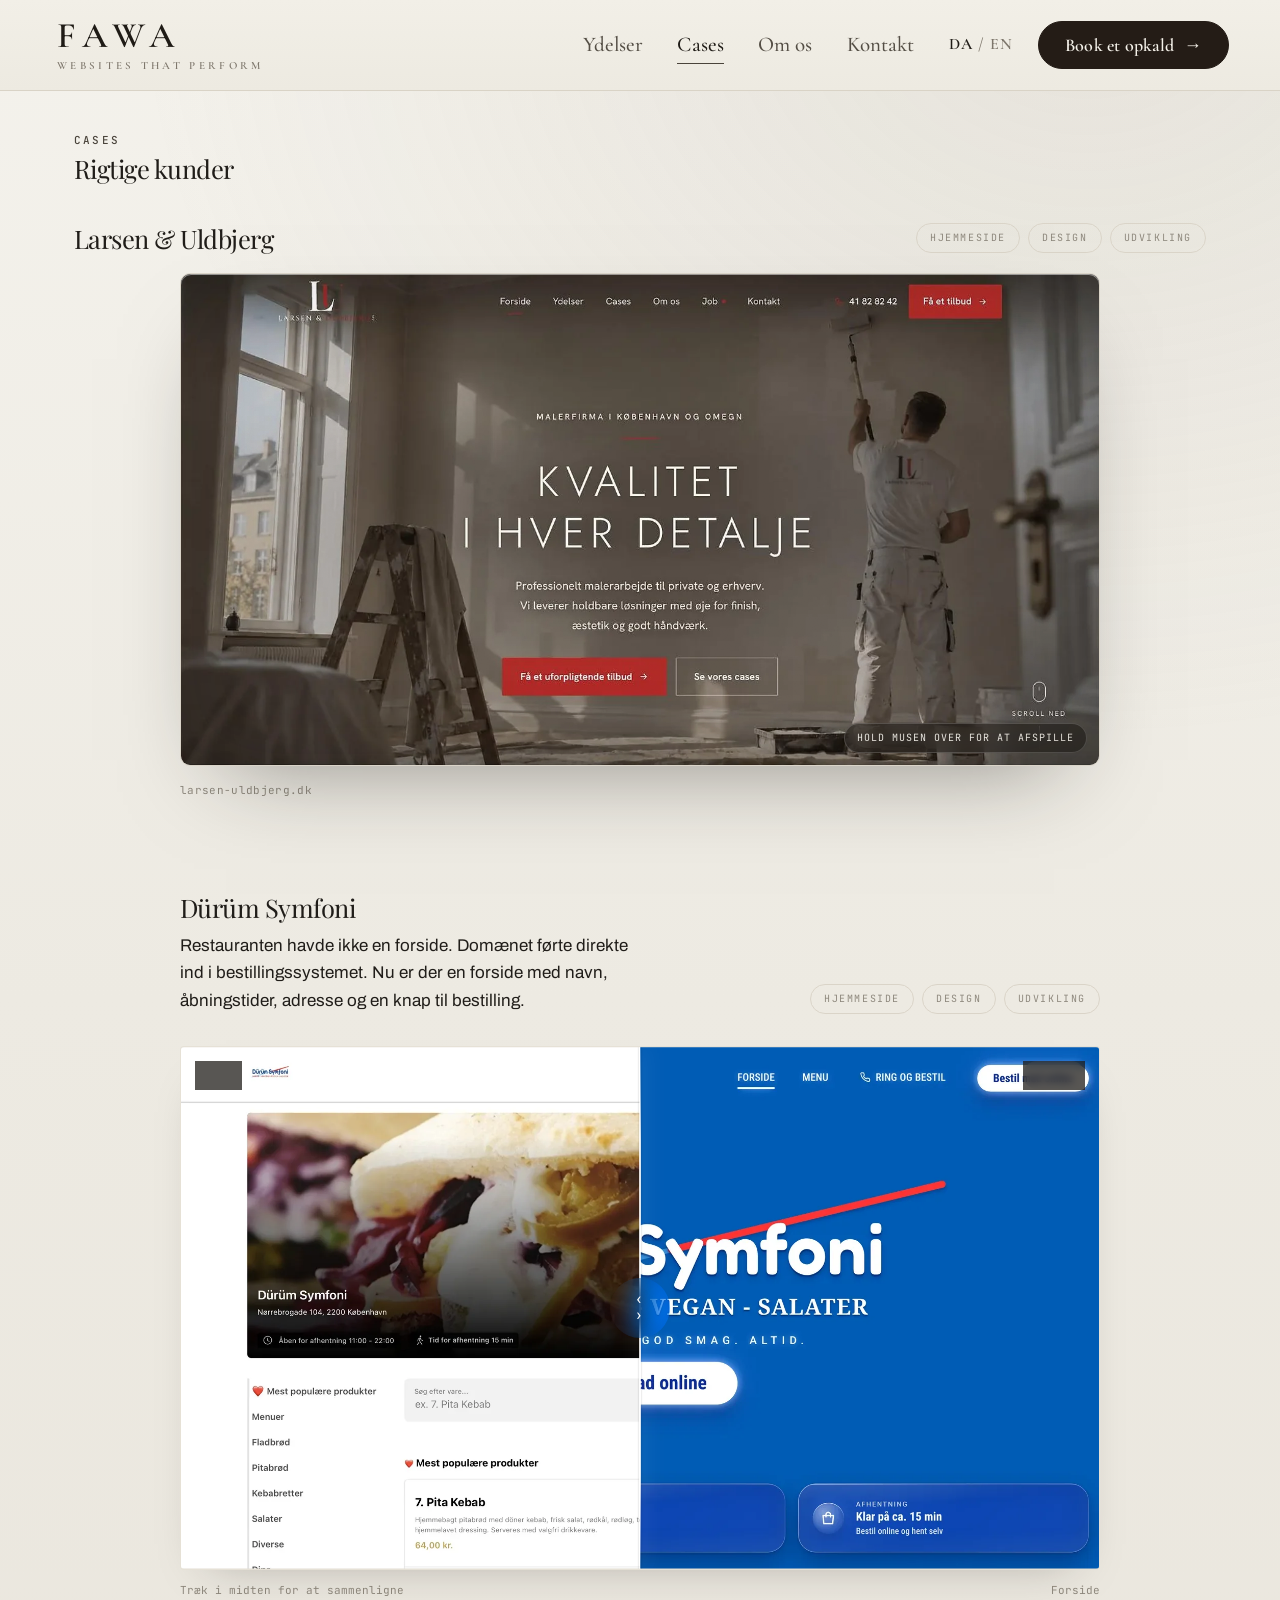
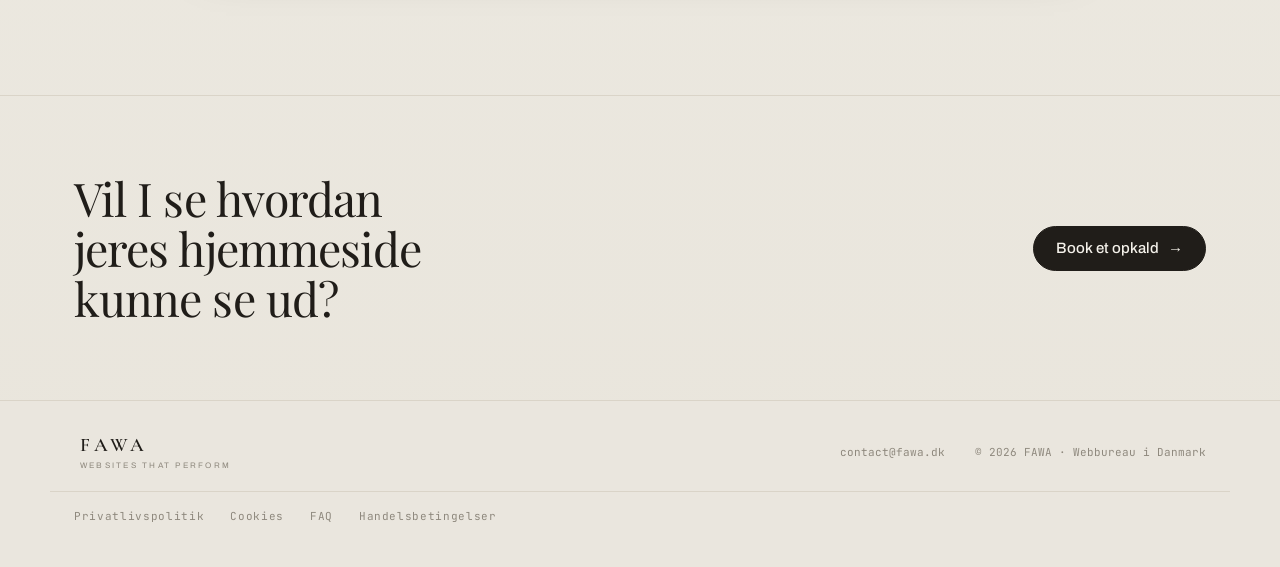
<file: cases/index.html>
<!doctype html>
<html lang="da">
<head>
<meta charset="utf-8">
<meta name="viewport" content="width=device-width, initial-scale=1">
<script>
/* Holder soegemaskiner vaek fra alt andet end det rigtige domaene, for eksempel
   GitHubs midlertidige adresse. Slaar sig selv fra paa fawa.dk. */
(function(){
  var h = location.hostname;
  if (h === "fawa.dk" || h === "www.fawa.dk") return;
  if (document.querySelector('meta[name="robots"]')) return;
  var m = document.createElement("meta");
  m.name = "robots";
  m.content = "noindex, nofollow";
  document.head.appendChild(m);
})();
</script>
<title>Cases · FAWA</title>
<meta name="description" content="Larsen &amp; Uldbjerg: fra tom side til ny hjemmeside. Hold musen over og se hele hjemmesiden, side for side.">
<meta name="theme-color" content="#2E251F">
<link rel="canonical" href="https://fawa.dk/cases/">
<link rel="icon" href="../assets/favicon.ico" sizes="48x48">
<link rel="icon" href="../assets/favicon-192.png" type="image/png" sizes="192x192">
<link rel="icon" href="../assets/favicon-512.png" type="image/png" sizes="512x512">
<link rel="apple-touch-icon" href="../assets/apple-touch-icon.png">
<meta property="og:type" content="website">
<meta property="og:site_name" content="FAWA">
<meta property="og:locale" content="da_DK">
<meta property="og:locale:alternate" content="en_GB">
<meta property="og:url" content="https://fawa.dk/cases/">
<meta property="og:title" content="Cases · FAWA">
<meta property="og:description" content="Larsen &amp; Uldbjerg: fra tom side til ny hjemmeside. Hold musen over og se hele hjemmesiden, side for side.">
<meta property="og:image" content="https://fawa.dk/og.jpg">
<meta property="og:image:width" content="1200">
<meta property="og:image:height" content="630">
<meta property="og:image:alt" content="FAWA · hjemmesider der performer">
<meta name="twitter:card" content="summary_large_image">
<meta name="twitter:title" content="Cases · FAWA">
<meta name="twitter:description" content="Larsen &amp; Uldbjerg: fra tom side til ny hjemmeside. Hold musen over og se hele hjemmesiden, side for side.">
<meta name="twitter:image" content="https://fawa.dk/og.jpg">
<link rel="preload" href="../assets/fonts/cormorant-garamond-latin-wght-normal.woff2" as="font" type="font/woff2" crossorigin>
<link rel="preload" href="../assets/fonts/archivo-latin-wght-normal.woff2" as="font" type="font/woff2" crossorigin>
<link rel="preload" as="image" href="../assets/img/hero.webp" fetchpriority="high">
<link rel="stylesheet" href="../assets/fonts.css">
<script>
(function(){
  var h = document.documentElement;
  h.classList.add("fonts-pending");
  function ready(){ h.classList.remove("fonts-pending"); h.classList.add("fonts-ready"); }
  var t = setTimeout(ready, 1500);
  if (document.fonts && document.fonts.ready) {
    document.fonts.ready.then(function(){ clearTimeout(t); ready(); });
  } else { clearTimeout(t); ready(); }
})();
</script>
<style>
/* ============ tokens ============ */
#app{
  --f-display:"Playfair Display",Georgia,"Times New Roman",serif;
  --f-serif:"Bodoni Moda",Didot,"Times New Roman",serif;
  --f-it:"Cormorant Garamond",Georgia,serif;
  --f-ui:"Archivo","Helvetica Neue",Arial,sans-serif;
  --f-mono:"JetBrains Mono",ui-monospace,"SF Mono",Menlo,monospace;
  --maxw:1180px;
  --s0:1.0625rem;
  --s1:1.1875rem;
  --s2:clamp(1.4rem,1.15rem + .8vw,1.75rem);
  --s3:clamp(1.9rem,1.4rem + 2vw,2.9rem);
  --s4:clamp(2.9rem,1.8rem + 5.2vw,5.8rem);
}
#app[data-mode="dark"]{
  --ink:#F8F5F0;
  --ink-2:#C2B8A8;
  --ink-3:#9A9081;
  --line:#4A3E34;
  --line-soft:#372D25;
  --accent:#DED8CB;
  --surface-2:#352A21;
  --btn-bg:#F6F3ED;
  --btn-fg:#26221B;
  --header-bg:#2A211A;
  --shadow:0 34px 80px -44px rgba(0,0,0,.85);
  background:#332A23;
}
#app[data-mode="light"]{
  --ink:#201D19;
  --ink-2:#615C53;
  --ink-3:#8E887D;
  --line:#DAD4C8;
  --line-soft:#E7E2D8;
  --accent:#4A443B;
  --surface-2:#F7F4EE;
  --btn-bg:#201D19;
  --btn-fg:#F4F1EA;
  --header-bg:#F2EFE9;
  --shadow:0 20px 46px -30px rgba(32,29,25,.34);
  background:
    radial-gradient(120% 55% at 85% 0%, rgba(160,150,134,.16), rgba(160,150,134,0) 62%),
    linear-gradient(180deg,#F4F2EC 0%,#EDEAE2 46%,#E9E5DC 100%);
}
/* light island inside the dark front page */
.on-light{
  --ink:#201D19;
  --ink-2:#615C53;
  --ink-3:#8E887D;
  --line:#DAD4C8;
  --line-soft:#E7E2D8;
  --accent:#4A443B;
  --surface-2:#F7F4EE;
  --btn-bg:#201D19;
  --btn-fg:#F4F1EA;
  --shadow:0 20px 46px -30px rgba(32,29,25,.34);
  color:var(--ink);
}

*{box-sizing:border-box}
[hidden]{display:none!important}
body{margin:0;background:#2A211A}
#app{
  color:var(--ink);font-family:var(--f-ui);font-weight:400;font-size:var(--s0);line-height:1.62;
  -webkit-font-smoothing:antialiased;min-height:100vh;
}
h1,h2,h3{font-family:var(--f-display);font-weight:400;line-height:1.08;letter-spacing:-.02em;text-wrap:balance;margin:0}
h4{font-family:var(--f-ui);font-weight:600;margin:0;letter-spacing:-.01em}
p{margin:0}
img{max-width:100%;display:block}
:focus-visible{outline:2px solid var(--accent);outline-offset:3px;border-radius:2px}
.wrap{max-width:var(--maxw);margin-inline:auto;padding-inline:24px}
.eyebrow{font-family:var(--f-mono);font-size:.6875rem;font-weight:500;letter-spacing:.2em;text-transform:uppercase;color:var(--accent)}
.muted{color:var(--ink-2)}

/* ============ header ============ */
header{
  position:sticky;top:0;z-index:60;
  --ink:#1F1B16;--ink-2:#544E45;--ink-3:#7D766B;--line:#D9D3C6;--line-soft:#E4DFD3;--accent:#4A443B;
  --btn-bg:#241C16;--btn-fg:#F4F1E9;
  background:linear-gradient(180deg,#F2EFE7,#EDEAE1);color:var(--ink);
  border-bottom:1px solid var(--line);
}
.hd{display:flex;align-items:center;gap:18px;height:clamp(88px,7vw,112px);max-width:1420px;padding-inline:clamp(24px,4vw,64px)}
.logo{
  display:flex;flex-direction:column;align-items:flex-start;gap:5px;
  margin-right:auto;padding-right:6px;background:none;border:0;color:var(--ink);cursor:pointer;text-align:left;
}
.logo .wm{font-family:var(--f-it);font-weight:600;font-size:2.25rem;letter-spacing:.2em;line-height:1}
header .logo .tg{font-family:var(--f-it);font-weight:600;font-size:.6875rem;letter-spacing:.3em;color:var(--ink-3)}
.logo .tg{font-family:var(--f-ui);font-weight:400;font-size:.5rem;letter-spacing:.28em;text-transform:uppercase;color:var(--ink-3)}
@media (max-width:560px){.logo .wm{font-size:1.25rem;letter-spacing:.28em}.logo .tg{display:none}}
.menu{display:flex;gap:34px;align-items:baseline}
.menu button,.menu a{
  background:none;border:0;padding:6px 0;cursor:pointer;color:var(--ink-2);
  font-family:var(--f-it);font-size:1.3125rem;font-weight:500;letter-spacing:.005em;
  border-bottom:1px solid transparent;text-decoration:none;display:inline-block;line-height:normal;
}
.menu button:hover,.menu a:hover{color:var(--ink)}
.menu button[aria-current="true"],.menu a[aria-current="true"]{color:var(--ink);border-bottom-color:var(--accent)}
.lang{display:flex;align-items:center;font-family:var(--f-it);font-weight:600;font-size:1rem;letter-spacing:.06em;color:var(--ink-3);margin-inline:12px 2px}
.lang button{background:none;border:0;padding:3px 5px;cursor:pointer;color:var(--ink-3);font:inherit;letter-spacing:inherit}
.lang button[aria-pressed="true"]{color:var(--ink)}
.burger{display:none;background:none;border:1px solid var(--line);border-radius:3px;padding:8px 10px;cursor:pointer;color:var(--ink)}
.burger span{display:block;width:16px;height:1px;background:currentColor;margin:3px 0}
@media (max-width:900px){
  .menu{
    display:none;position:absolute;top:100%;left:0;right:0;flex-direction:column;gap:0;
    background:#EFECE4;border-bottom:1px solid var(--line);padding:8px 24px 18px;
  }
  .menu.open{display:flex}
  .menu button,.menu a{padding:14px 0;border-bottom:1px solid var(--line-soft);text-align:left;font-size:1.375rem;display:block;width:100%}
  .burger{display:block;order:3}
  .hd .btn{display:none}
  .logo{font-size:1.2rem;letter-spacing:.3em}
}

/* ============ buttons ============ */
.btn{
  display:inline-flex;align-items:center;justify-content:center;gap:9px;
  font-family:var(--f-ui);font-size:.9375rem;font-weight:500;
  padding:13px 22px;border-radius:999px;border:1px solid var(--btn-bg);
  background:var(--btn-bg);color:var(--btn-fg);cursor:pointer;
  transition:opacity .18s ease,transform .18s ease;
}
.btn:hover{opacity:.87}
.btn:active{transform:translateY(1px)}
.btn .ar{transition:transform .2s ease}
.btn:hover .ar{transform:translateX(3px)}
.btn-ghost{background:transparent;color:var(--ink);border-color:var(--line)}
.btn-ghost:hover{border-color:var(--ink-3);opacity:1}
.btn-sm{padding:10px 17px;font-size:.8125rem}
header .btn{font-family:var(--f-it);font-weight:600;font-size:1.125rem;letter-spacing:.01em;padding:12px 26px}
.link{
  background:none;border:0;padding:0 0 3px;cursor:pointer;color:var(--ink);
  font-family:var(--f-ui);font-size:.9375rem;font-weight:500;
  display:inline-flex;align-items:center;gap:8px;border-bottom:1px solid var(--accent);
}
.link:hover{color:var(--accent)}

/* ============ pages ============ */
.page{display:none}
.page.active{display:block}
@media (prefers-reduced-motion:no-preference){.page.active{animation:fade .4s ease both}}
@keyframes fade{from{opacity:0;transform:translateY(6px)}to{opacity:1;transform:none}}

.section{padding-block:clamp(56px,7.5vw,100px)}
.section + .section{border-top:1px solid var(--line)}
#page-forside .section + .section{border-top:0}
.sec-head{max-width:660px;margin-bottom:clamp(28px,4vw,46px)}
.sec-head h1,.sec-head h2{font-size:var(--s3);margin-block:14px 16px}
.sec-head p{color:var(--ink-2)}
.sec-head p + p{margin-top:14px}

/* ============ balayage tones (front page) ============ */
.tone-1{background:linear-gradient(180deg,#2E251F 0%,#3A3129 100%)}
.tone-2{background:linear-gradient(180deg,#3A3129 0%,#40362E 100%)}
.tone-3{background:#564A3E;border-top:1px solid #6E6153}
.tone-fade{display:none}
.tone-4{background:#EDEAE2}
.tone-5{background:linear-gradient(180deg,#EDEAE2 0%,#E7E3DA 100%)}

/* ============ hero ============ */
.hero{position:relative;overflow:hidden;padding-block:clamp(56px,8vw,104px) clamp(38px,5vw,60px);min-height:min(86vh,760px);display:flex;align-items:center}
.hero-shot{
  position:absolute;right:0;top:0;bottom:0;width:min(58%,820px);z-index:0;pointer-events:none;
  background-image:none;background-size:cover;background-position:center right;
  -webkit-mask-image:linear-gradient(to right,transparent 0%,#000 46%),linear-gradient(to bottom,#000 62%,transparent 96%);
  -webkit-mask-composite:source-in;
  mask-image:linear-gradient(to right,transparent 0%,#000 46%),linear-gradient(to bottom,#000 62%,transparent 96%);
  mask-composite:intersect;
  animation:shotIn 1.8s cubic-bezier(.22,1,.36,1) .1s both;
}
.hero::after{
  content:"";position:absolute;left:0;right:0;bottom:0;height:34%;z-index:0;pointer-events:none;
  background:linear-gradient(to bottom,rgba(47,37,29,0),rgba(47,37,29,.92) 62%,#2F251D);width:auto;max-width:none;max-height:none;
}
@keyframes shotIn{from{opacity:0;transform:scale(1.05)}to{opacity:1;transform:none}}
@media (max-width:900px){
  .hero-shot{width:100%;opacity:.13;-webkit-mask-image:linear-gradient(to bottom,#000 20%,transparent 88%);mask-image:linear-gradient(to bottom,#000 20%,transparent 88%)}
  .hero{min-height:0}
}
.hero-in{position:relative;z-index:1;width:100%}
.brandmark{
  max-width:min(56%,660px)!important;display:flex;align-items:center;gap:clamp(14px,2.4vw,24px);
  margin-bottom:clamp(30px,4.5vw,52px);flex-wrap:wrap;
}
.bm{
  font-family:var(--f-it);font-weight:600;font-size:clamp(2.8rem,6vw,4.9rem);
  line-height:1;letter-spacing:.2em;padding-right:.2em;color:#FFFDF7;
  text-shadow:0 2px 30px rgba(255,247,230,.12);
}
.bm-rule{flex:1;min-width:40px;height:1px;background:linear-gradient(90deg,rgba(232,222,205,.5),rgba(232,222,205,0))}
.bm-tag{
  font-family:var(--f-ui);font-weight:500;font-size:.6875rem;letter-spacing:.28em;
  text-transform:uppercase;color:var(--ink-3);white-space:nowrap;
}
@media (max-width:900px){
  .brandmark{max-width:100%!important}
}
@media (max-width:700px){
  .bm-rule{display:none}
  .bm-tag{white-space:normal;flex-basis:100%}
  .brandmark{gap:12px}
}
.hero-in > *{max-width:min(52%,620px)}
@media (max-width:900px){.hero-in > *{max-width:100%}}
.hero-foot{
  display:flex!important;max-width:100%!important;align-items:center;justify-content:space-between;gap:28px;flex-wrap:wrap;
  margin-top:clamp(46px,6vw,82px);padding-top:22px;border-top:1px solid var(--line-soft);
}
.scrollhint{display:inline-flex;align-items:center;gap:14px;font-family:var(--f-ui);font-size:.6875rem;letter-spacing:.22em;text-transform:uppercase;color:var(--ink-3)}
.scrollhint i{
  width:34px;height:34px;border:1px solid var(--line);border-radius:50%;display:grid;place-items:center;
  font-style:normal;font-size:.85rem;color:var(--ink-2);
}
@media (prefers-reduced-motion:no-preference){.scrollhint i{animation:nudge 2.6s ease-in-out infinite}}
@keyframes nudge{0%,100%{transform:translateY(0)}50%{transform:translateY(3px)}}
.quote{font-family:var(--f-display);font-style:italic;font-size:.95rem;color:var(--ink-2);border-left:1px solid var(--line);padding-left:20px;max-width:42ch}
@media (max-width:640px){.quote{border-left:0;padding-left:0}}
.hero::before,.hero::after{content:"";position:absolute;pointer-events:none;z-index:0}
.hero::before{
  width:80vw;height:80vw;max-width:980px;max-height:980px;right:-20vw;top:-30vw;
  background:radial-gradient(circle,rgba(255,236,200,.14),rgba(255,236,200,0) 62%);
}
.hero::after{
  width:64vw;height:64vw;max-width:760px;max-height:760px;left:-24vw;bottom:-30vw;
  background:radial-gradient(circle,rgba(255,236,200,.08),rgba(255,236,200,0) 66%);
}
.hero .wrap{position:relative;z-index:1}
.brandmark{display:flex;align-items:center;gap:clamp(14px,3vw,28px);flex-wrap:wrap}
.bm{
  font-family:var(--f-it);font-weight:600;font-size:clamp(3.5rem,12.4vw,8.8rem);
  line-height:1;letter-spacing:.2em;padding-right:.2em;color:#FFFFFF;
}
.bm > span{
  background:none;color:#FFFFFF;-webkit-text-fill-color:#FFFFFF;
}
.bm > span:nth-child(3){margin-left:-.055em}
.logo .wm .kw{font-style:normal;margin-left:-.1em}
.bm-rule{flex:0 0 auto;width:clamp(56px,9vw,150px);height:1px;background:linear-gradient(90deg,rgba(217,210,196,.7),rgba(217,210,196,0))}
.hero .bm{flex:0 0 100%}
.hero .brandmark{row-gap:clamp(10px,1.4vw,18px)}
.hero .tagline{margin:0;font-family:var(--f-ui);font-weight:500;font-size:.6875rem;letter-spacing:.3em;text-transform:uppercase;color:var(--ink-3)}
.hero-grid{display:grid;grid-template-columns:1.25fr .75fr;gap:clamp(30px,6vw,80px);align-items:start}
@media (max-width:900px){.hero-grid{grid-template-columns:1fr;gap:38px;align-items:start}}
.hero h1{text-wrap:normal;font-family:var(--f-it);font-size:clamp(2.7rem,1.8rem + 3.9vw,5.1rem);font-weight:500;line-height:1.02;letter-spacing:-.005em;margin-block:0 26px}
.hero h1 br{display:block}
@media (min-width:700px){.hero h1 .nb{white-space:nowrap}}
.hero-side{margin:0;border-top:1px solid var(--line)}
.hero-side > div{padding-block:15px;border-bottom:1px solid var(--line-soft)}
.hero-side dt{font-family:var(--f-mono);font-size:.625rem;letter-spacing:.18em;text-transform:uppercase;color:var(--ink-3);margin-bottom:6px}
.hero-side dd{margin:0;font-size:.9375rem;color:var(--ink-2)}
.keywords{
  display:flex;flex-wrap:wrap;align-items:center;gap:14px;margin-top:clamp(42px,6vw,74px);
  font-family:var(--f-ui);font-weight:400;font-size:.875rem;color:var(--ink-2);letter-spacing:.01em;
}
.keywords i{font-style:normal;color:var(--ink-3);opacity:.55}
.keywords span:first-child{color:var(--ink);font-weight:500}
.hero h1 i{font-family:inherit;font-style:italic;font-weight:500;color:inherit}
.hero .lede{font-size:1.0625rem;line-height:1.72;color:var(--ink-2)}
.hero-cta{display:flex;flex-wrap:wrap;gap:12px;margin-top:32px}

/* plain-language facts */
.facts{
  display:grid;grid-template-columns:repeat(3,1fr);
  margin-top:clamp(40px,5vw,64px);border-top:1px solid var(--line);
}
.facts > div{padding:26px 26px 4px;border-left:1px solid var(--line);display:flex;flex-direction:column;gap:9px}
.facts > div:first-child{border-left:0;padding-left:0}
.facts h4{font-size:1.15rem}
.facts p{font-size:.9375rem;color:var(--ink-2)}
.facts .k{font-family:var(--f-mono);font-size:.625rem;letter-spacing:.18em;text-transform:uppercase;color:var(--accent)}
@media (max-width:860px){
  .facts{grid-template-columns:1fr}
  .facts > div{border-left:0;border-top:1px solid var(--line-soft);padding:22px 0 0}
  .facts > div:first-child{border-top:0}
}

/* ============ hero med foto ============ */
.hero-photo{min-height:min(92vh,calc(100vw / 1.479));padding-block:clamp(40px,6vw,74px) clamp(30px,4vw,54px);isolation:isolate}
.hero-photo .hero-shot{
  position:absolute;inset:0;width:100%;height:100%;z-index:0;
  background-image:url("../assets/img/hero.webp");
  background-size:cover;background-position:center center;
  -webkit-mask-image:none;mask-image:none;-webkit-mask-composite:source-over;mask-composite:add;
  animation:shotIn 1.9s cubic-bezier(.22,1,.36,1) .05s both;
}
.hero-photo::before,.hero-photo::after{content:"";position:absolute;pointer-events:none;z-index:0;inset:auto;}
.hero-photo::before{
  left:0;top:0;bottom:0;right:0;width:auto;height:auto;max-width:none;max-height:none;
  background:linear-gradient(100deg,rgba(34,26,19,.42) 0%,rgba(34,26,19,.2) 34%,rgba(34,26,19,.04) 58%,rgba(34,26,19,0) 76%);
}
.hero-photo::after{
  display:none;
}
.hero-photo{align-items:stretch}
.hero-photo .hero-in{position:relative;z-index:1;max-width:1420px;padding-inline:clamp(24px,4vw,64px);display:flex;flex-direction:column;flex:1}
.hero-photo .hero-eyebrow{margin-top:clamp(26px,7vh,96px)}
.hero-photo .hero-foot{margin-top:auto;padding-bottom:clamp(2px,1.6vh,22px)}
.hero-photo .hero-in > *{max-width:min(52%,620px)}
@media (max-width:900px){.hero-photo .hero-in > *{max-width:100%}}
.hero-eyebrow{
  margin:0 0 clamp(16px,2vw,24px);font-family:var(--f-ui);font-weight:500;font-size:.6875rem;
  letter-spacing:.34em;text-transform:uppercase;color:rgba(255,252,246,.82);
}
.hero-photo h1{color:#FFFDF8;text-shadow:0 2px 40px rgba(30,23,17,.35)}
.hero-photo .lede{color:rgba(255,252,246,.9);max-width:min(46%,520px)}
@media (max-width:900px){.hero-photo .lede{max-width:100%}}
.hero-photo .btn{--btn-bg:#1E1712;--btn-fg:#F6F2EA;border-color:#1E1712}
.hero-photo .btn-ghost{background:rgba(255,253,248,.06);color:#FFFDF8;border-color:rgba(255,253,248,.55)}
.hero-photo .btn-ghost:hover{border-color:#FFFDF8}
.hero-photo .hero-foot{border-top:0;padding-top:0;align-items:center}
.hero-photo .scrollhint{text-shadow:0 1px 3px rgba(28,21,15,.55),0 2px 22px rgba(28,21,15,.75);color:rgba(255,252,246,.86);flex-direction:row;align-items:center;gap:14px}
.hero-photo .scrollhint i{border-color:rgba(255,252,246,.45);color:rgba(255,252,246,.9)}
.hero-keys{
  text-shadow:0 1px 3px rgba(28,21,15,.55),0 2px 22px rgba(28,21,15,.75);
  margin:0;font-family:var(--f-it);font-weight:500;font-size:clamp(1.05rem,1.6vw,1.375rem);
  letter-spacing:.06em;color:rgba(255,252,246,.92);padding-left:clamp(18px,3vw,38px);
  border-left:1px solid rgba(255,252,246,.4);
}
@media (max-width:760px){
  .hero-photo{min-height:0}
  .hero-photo::before{background:linear-gradient(180deg,rgba(31,24,17,.86) 0%,rgba(31,24,17,.8) 48%,rgba(31,24,17,.84) 100%)}
  .hero-photo .btn-ghost{background:rgba(33,25,18,.42)}
  .hero-photo .hero-shot{background-position:30% 55%}
  .hero-photo .hero-foot{margin-top:40px}
  .hero-photo .hero-eyebrow{margin-top:8px}
  .hero-keys{padding-left:0;border-left:0;border-top:1px solid rgba(255,252,246,.35);padding-top:14px;width:100%}
  .hero-photo .hero-foot{gap:18px}
}

/* ============ intro-sekvens ============ */
@keyframes bmUp{from{opacity:0;transform:translateY(.34em) scale(.985);filter:blur(13px)}to{opacity:1;transform:none;filter:blur(0)}}
@keyframes ruleIn{from{transform:scaleX(0)}to{transform:scaleX(1)}}
@keyframes softIn{from{opacity:0;transform:translateY(16px)}to{opacity:1;transform:none}}
@keyframes wordUp{to{transform:none}}
@keyframes drift{0%,100%{transform:translate3d(0,0,0)}50%{transform:translate3d(-2.5%,2%,0)}}
@keyframes sheen{
  0%{background-position:calc(var(--i) * 33.333%) 50%}
  50%{background-position:calc(var(--i) * 33.333% + 150%) 50%}
  100%{background-position:calc(var(--i) * 33.333%) 50%}
}

.bm > span{display:inline-block;animation:bmUp 1.25s cubic-bezier(.45,.06,.24,1) calc(var(--i) * .17s + .3s) both, sheen 2.2s ease-in-out calc(var(--i) * .12s + 2.3s) 1 both}
.bm-rule{transform-origin:left center;animation:ruleIn 1.2s cubic-bezier(.22,1,.36,1) both;animation-delay:.95s}
.bm-tag{animation:softIn .8s ease both;animation-delay:1.05s}
html.fonts-pending .hero-in{opacity:0}
.hero-in{transition:opacity .25s ease}
html.fonts-ready .hero-eyebrow{animation:softIn .9s ease both;animation-delay:.18s}
html.fonts-ready .hero .lede{animation:softIn .9s ease both;animation-delay:.92s}
html.fonts-ready .hero-cta{animation:softIn .9s ease both;animation-delay:1.08s}
html.fonts-ready .hero-foot{animation:softIn .9s ease both;animation-delay:1.24s}

.hero::before{animation:drift 22s ease-in-out infinite}
.hero::after{animation:drift 28s ease-in-out infinite reverse}

.w{display:inline-block;overflow:hidden;vertical-align:bottom;padding-bottom:.08em;margin-bottom:-.08em}
.w > span{display:inline-block;transform:translateY(118%)}
html.fonts-ready .w > span{animation:wordUp .85s cubic-bezier(.22,1,.36,1) forwards;animation-delay:calc(var(--d) * 1s)}

html.hero-done .w > span,
html.hero-done .hero-eyebrow,
html.hero-done .hero .lede,
html.hero-done .hero-cta,
html.hero-done .hero-foot{animation:none !important;transform:none !important;opacity:1 !important}
html.js-reveal .rv{opacity:0;transform:translateY(20px)}
html.js-reveal .rv.in{opacity:1;transform:none;transition:opacity .9s ease,transform .9s cubic-bezier(.22,1,.36,1);transition-delay:calc(var(--i,0) * .1s)}

@media (prefers-reduced-motion:reduce){
  .bm > span,.bm-rule,.hero .tagline,.facts > div,.hero::before,.hero::after,
  html.fonts-ready .hero-eyebrow,html.fonts-ready .hero .lede,html.fonts-ready .hero-cta,html.fonts-ready .hero-foot{animation:none}
  .bm-rule{transform:scaleX(1)}
  html.fonts-ready .w > span,.w > span{transform:none;animation:none}
  html.js-reveal .rv{opacity:1;transform:none}
}

/* ============ trio ============ */
.trio{
  display:grid;grid-template-columns:repeat(3,1fr);
  max-width:var(--maxw);margin-inline:auto;padding-inline:24px;
  border-block:1px solid var(--line);
}
.trio > div{padding:30px 26px 34px;display:flex;flex-direction:column;gap:12px;border-left:1px solid var(--line)}
.trio > div:first-child{border-left:0;padding-left:0}
.trio h3{font-size:var(--s2)}
.trio p{color:var(--ink-2);font-size:.9875rem}
.trio .n{font-family:var(--f-mono);font-size:.6875rem;color:var(--accent);letter-spacing:.16em}
@media (max-width:860px){
  .trio{grid-template-columns:1fr}
  .trio > div{border-left:0;border-top:1px solid var(--line-soft);padding:26px 0 28px}
  .trio > div:first-child{border-top:0}
}

/* ============ before / after ============ */
.ba{position:relative}
#page-forside .ba{max-width:820px;margin-inline:auto}
.ba-stage{
  position:relative;aspect-ratio:4/3;max-width:100%;overflow:hidden;
  border:1px solid rgba(244,241,234,.14);border-radius:4px;box-shadow:var(--shadow);
  touch-action:pan-y;background:#E3DED3;
}
#app[data-mode="dark"] .ba-stage{background:#3A2F27}
.ba-stage img{position:absolute;inset:0;width:100%;height:100%;object-fit:cover}
.case-card .ba-stage img{object-fit:contain;background:#E9E5DB}
.ba-stage .after-img{clip-path:inset(0 0 0 var(--pos,50%))}
.ba-stage .before-img{clip-path:inset(0 calc(100% - var(--pos,50%)) 0 0)}
.ba-tag{
  position:absolute;top:14px;z-index:3;font-family:var(--f-mono);font-size:.625rem;letter-spacing:.16em;
  text-transform:uppercase;padding:5px 11px;border-radius:999px;
  background:rgba(30,27,23,.74);color:#F4F1EA;border:1px solid rgba(244,241,234,.24);backdrop-filter:blur(4px);
}
.ba-tag.l{left:14px}
.ba-tag.r{right:14px;color:#F4F1EA;border-color:rgba(244,241,234,.4)}
.ba-range{position:absolute;inset:0;width:100%;height:100%;margin:0;opacity:0;cursor:ew-resize;z-index:4;-webkit-appearance:none;appearance:none;background:transparent}
.ba-handle{position:absolute;top:0;bottom:0;left:var(--pos,50%);width:2px;margin-left:-1px;z-index:3;pointer-events:none;background:linear-gradient(180deg,rgba(255,255,255,.25),rgba(255,255,255,.85) 18%,rgba(255,255,255,.85) 82%,rgba(255,255,255,.25));box-shadow:0 0 22px rgba(255,255,255,.45),0 0 2px rgba(0,0,0,.25)}
.ba-handle::after{
  content:"";position:absolute;top:50%;left:50%;transform:translate(-50%,-50%);
  width:58px;height:58px;border-radius:999px;
  background:linear-gradient(145deg,rgba(255,255,255,.34),rgba(255,255,255,.10) 42%,rgba(255,255,255,.26));
  border:1px solid rgba(255,255,255,.55);
  -webkit-backdrop-filter:blur(16px) saturate(190%);backdrop-filter:blur(16px) saturate(190%);
  box-shadow:0 14px 40px rgba(0,0,0,.34),inset 0 1px 0 rgba(255,255,255,.85),inset 0 -10px 22px rgba(255,255,255,.18),inset 0 0 0 1px rgba(255,255,255,.12);
  transition:transform .35s cubic-bezier(.22,1,.36,1),box-shadow .35s ease;
}
.ba:hover .ba-handle::after{transform:translate(-50%,-50%) scale(1.07);box-shadow:0 18px 50px rgba(0,0,0,.4),inset 0 1px 0 rgba(255,255,255,.95),inset 0 -10px 22px rgba(255,255,255,.22)}
.ba-handle::before{
  content:"‹ ›";position:absolute;top:50%;left:50%;transform:translate(-50%,-50%);z-index:2;
  font-family:var(--f-ui);font-size:1rem;color:#fff;letter-spacing:.1em;line-height:1;
  text-shadow:0 1px 10px rgba(0,0,0,.5);
}
.ba-range:focus-visible ~ .ba-handle::after{outline:2px solid var(--accent);outline-offset:3px}
.ba-cap{display:flex;flex-wrap:wrap;justify-content:space-between;gap:10px;margin-top:12px;font-family:var(--f-mono);font-size:.6875rem;color:var(--ink-3)}

.case-split{display:grid;grid-template-columns:1.35fr .65fr;gap:clamp(26px,4vw,52px);align-items:center}
@media (max-width:940px){.case-split{grid-template-columns:1fr}}
.flag{
  display:inline-flex;align-items:center;gap:8px;font-family:var(--f-mono);font-size:.625rem;
  letter-spacing:.16em;text-transform:uppercase;color:var(--accent);
  border:1px solid var(--accent);border-radius:999px;padding:5px 13px;
}
.flag.real{color:var(--btn-fg);background:var(--accent);border-color:var(--accent);font-size:.6875rem;font-weight:500}
.changes{list-style:none;margin:22px 0 0;padding:0}
.changes li{padding-block:13px;border-top:1px solid var(--line-soft);font-size:.9375rem;color:var(--ink-2);line-height:1.55}
.changes .i{font-family:var(--f-mono);font-size:.6875rem;color:var(--accent);padding-top:.3em}.case-top{padding-top:clamp(26px,3.2vw,46px);padding-bottom:clamp(14px,2vw,22px)}.case-head{display:flex;align-items:flex-end;justify-content:space-between;gap:20px;flex-wrap:wrap}.case-head h1{margin:6px 0 0}.reel-tags{list-style:none;display:flex;gap:8px;margin:0;padding:0;flex-wrap:wrap}.reel-tags li{font-family:var(--f-mono);font-size:.625rem;letter-spacing:.16em;text-transform:uppercase;color:var(--ink-3);border:1px solid var(--line);border-radius:999px;padding:6px 13px}.reel-sec{padding:0 0 clamp(18px,2.4vw,30px)}.facts-sec{padding-top:clamp(14px,2vw,26px)}.reel{max-width:920px;margin-inline:auto}.reel-screen{position:relative;border:1px solid var(--line);border-radius:10px;overflow:hidden;background:var(--surface-2);box-shadow:0 40px 90px -46px rgba(32,29,25,.5);transform:perspective(1800px) rotateX(var(--rx,0deg)) rotateY(var(--ry,0deg));transition:transform .6s cubic-bezier(.22,1,.36,1),box-shadow .6s ease,scale .75s cubic-bezier(.22,1,.36,1)}.reel:hover .reel-screen,.reel.is-live .reel-screen{scale:1.032}.reel.is-live .reel-screen{box-shadow:0 54px 110px -44px rgba(32,29,25,.58)}.reel-view{position:relative;aspect-ratio:1500/803;overflow:hidden;background:var(--surface-2)}.reel-shot{position:absolute;inset:0;opacity:0;pointer-events:none;transform:scale(1.035);filter:blur(12px) saturate(1.1);transition:opacity 1.15s cubic-bezier(.4,0,.2,1),transform 1.5s cubic-bezier(.22,1,.36,1),filter 1.15s cubic-bezier(.4,0,.2,1)}.reel-shot.is-on{opacity:1;transform:scale(1);filter:blur(0) saturate(1)}.reel-shot.is-out{opacity:0;transform:scale(.988);filter:blur(9px) saturate(1);transition:opacity 1s cubic-bezier(.4,0,.2,1),transform 1.4s cubic-bezier(.22,1,.36,1),filter 1s cubic-bezier(.4,0,.2,1)}.reel-shot img{display:block;width:100%;height:auto;transform:translateY(0)}.build{position:absolute;left:0;right:0;top:0;z-index:2;pointer-events:none}.build .bl{position:absolute;left:0;top:0;width:100%;height:auto;display:block;opacity:0}.reel.is-live .reel-shot.is-on.has-build .b1{animation:bl1 4s linear}.reel.is-live .reel-shot.is-on.has-build .b2{animation:bl2 4s linear}.reel.is-live .reel-shot.is-on.has-build .b3{animation:bl3 4s linear}.reel.is-live .reel-shot.is-on.has-build > img{animation:blmain 4s linear}@keyframes bl1{0%,68%{opacity:1}78%,100%{opacity:0}}@keyframes bl2{0%,31%{opacity:0}39%,68%{opacity:1}78%,100%{opacity:0}}@keyframes bl3{0%,50%{opacity:0}58%,68%{opacity:1}78%,100%{opacity:0}}@keyframes blmain{0%,68%{opacity:0}78%,100%{opacity:1}}.reel-screen::after{content:"";position:absolute;inset:0;z-index:6;pointer-events:none;border-radius:inherit;box-shadow:inset 0 1px 0 rgba(255,255,255,.5),inset 0 0 90px rgba(32,29,25,.16);background:radial-gradient(135% 95% at 50% 48%,rgba(32,29,25,0) 56%,rgba(32,29,25,.16) 100%)}.reel-grain{position:absolute;inset:0;z-index:5;pointer-events:none;opacity:.055;mix-blend-mode:multiply;background-image:url("data:image/svg+xml,%3Csvg xmlns='http://www.w3.org/2000/svg' width='160' height='160'%3E%3Cfilter id='n'%3E%3CfeTurbulence type='fractalNoise' baseFrequency='.85' numOctaves='2' stitchTiles='stitch'/%3E%3C/filter%3E%3Crect width='160' height='160' filter='url(%23n)' opacity='.55'/%3E%3C/svg%3E");background-size:160px 160px}.reel.is-live .reel-shot:first-child img{animation:kenburns 3.6s cubic-bezier(.22,1,.36,1) both}@keyframes kenburns{from{scale:1.055}to{scale:1}}.reel-shot.is-on.reel-devices{animation:devscene 1.4s cubic-bezier(.22,1,.36,1) both}@keyframes devscene{from{scale:1.035}to{scale:1}}.case-head{transition:opacity .8s ease}.reel-on .case-head{opacity:.4}.reel-on .reel-screen{box-shadow:0 70px 150px -50px rgba(32,29,25,.68)}@media(prefers-reduced-motion:reduce){.reel-grain{display:none}.reel.is-live .reel-shot:first-child img,.reel-shot.is-on.reel-devices{animation:none}.reel-on .case-head{opacity:1}}.reel-sweep{position:absolute;left:0;right:0;top:0;height:190px;z-index:3;pointer-events:none;opacity:0;background:linear-gradient(180deg,rgba(255,255,255,0),rgba(255,255,255,.30) 62%,rgba(255,255,255,.62) 92%,rgba(255,255,255,0))}.reel-sweep.go{animation:sweep 1.25s cubic-bezier(.33,0,.18,1)}@keyframes sweep{0%{opacity:0;transform:translateY(-190px)}22%{opacity:.85}78%{opacity:.5}100%{opacity:0;transform:translateY(100%)}}.reel-devices{position:absolute;inset:0;background:var(--surface-2)}.reel-devices .dev{position:absolute;border:1px solid var(--line);overflow:hidden;background:#fff;opacity:0;transform:translateY(18px)}.reel-devices .dev img{display:block;width:100%;height:auto}.reel-devices .dev-d{left:3%;top:50%;width:72%;border-radius:7px;box-shadow:0 30px 60px -28px rgba(32,29,25,.6);transform:translateY(calc(-50% + 18px))}.reel-devices .dev-t{right:12%;bottom:9%;width:33%;border-radius:10px;box-shadow:0 24px 50px -22px rgba(32,29,25,.55)}.reel-devices .dev-m{right:2.5%;bottom:5%;width:15.5%;border-radius:16px;box-shadow:0 20px 44px -18px rgba(32,29,25,.55)}.reel-shot.is-on.reel-devices .dev-t,.reel-shot.is-on.reel-devices .dev-m{animation:devin .62s cubic-bezier(.22,1,.36,1) forwards}.reel-shot.is-on.reel-devices .dev-d{animation:devind .62s cubic-bezier(.22,1,.36,1) forwards}.reel-shot.is-on.reel-devices .dev-t{animation-delay:.14s}.reel-shot.is-on.reel-devices .dev-m{animation-delay:.28s}@keyframes devin{to{opacity:1;transform:translateY(0)}}@keyframes devind{to{opacity:1;transform:translateY(-50%)}}.reel-rail{display:flex;align-items:center;gap:16px;margin-top:16px;flex-wrap:wrap}.reel-steps{list-style:none;display:flex;gap:2px;margin:0;padding:0;flex-wrap:wrap}.reel-steps button{font-family:var(--f-mono);font-size:.6875rem;letter-spacing:.1em;text-transform:uppercase;color:var(--ink-3);background:none;border:1px solid transparent;border-radius:999px;padding:7px 12px;cursor:pointer;transition:color .25s ease,background .25s ease}.reel-steps button:hover{color:var(--ink)}.reel-steps .is-live button{color:var(--btn-fg);background:var(--btn-bg)}.reel-prog{flex:1 1 80px;min-width:60px;height:1px;background:transparent;position:relative;display:block;overflow:hidden}.reel-prog i{display:none}.reel-url{font-family:var(--f-mono);font-size:.6875rem;color:var(--ink-3);letter-spacing:.03em;white-space:nowrap}.reel-hint{position:absolute;right:12px;bottom:12px;margin:0;z-index:4;font-family:var(--f-mono);font-size:.625rem;letter-spacing:.1em;text-transform:uppercase;color:#F4F1EA;background:rgba(26,22,18,.52);border:1px solid rgba(255,255,255,.18);-webkit-backdrop-filter:blur(8px);backdrop-filter:blur(8px);border-radius:999px;padding:6px 12px;transition:opacity .35s ease}.reel.is-live .reel-hint{opacity:0}.facts{list-style:none;margin:0;padding:0;display:grid;grid-template-columns:repeat(3,1fr);border-block:1px solid var(--line)}.facts li{padding:30px 26px 34px;border-left:1px solid var(--line-soft);display:flex;flex-direction:column;gap:12px}.facts li:first-child{border-left:0;padding-left:0}.facts .n{font-family:var(--f-mono);font-size:.6875rem;letter-spacing:.16em;color:var(--ink-3)}.facts h2{margin:0;font-size:var(--s2)}.case-link{margin-top:26px}.case-link a{color:var(--ink);text-decoration:none;border-bottom:1px solid var(--line);padding-bottom:3px;font-size:1.0625rem}.case-link a:hover{border-color:var(--ink)}@media(max-width:820px){.facts{grid-template-columns:1fr}.facts li{border-left:0;border-top:1px solid var(--line-soft);padding:24px 0 26px}.facts li:first-child{border-top:0}.reel-url{display:none}}@media(prefers-reduced-motion:reduce){.build{display:none}.reel-shot,.reel-shot.is-on,.reel-shot.is-out{transition:none;filter:none;transform:none}.reel-shot img{transition:none!important}.reel-sweep{display:none}.reel-screen{transform:none}.reel-devices .dev{opacity:1;animation:none!important}.reel-devices .dev-d{transform:translateY(-50%)}.reel-devices .dev-t,.reel-devices .dev-m{transform:none}}

/* ============ pricing ============ */
.tiers{display:grid;grid-template-columns:repeat(3,1fr);gap:18px}
@media (max-width:900px){.tiers{grid-template-columns:1fr}}
.tier{
  background:var(--surface-2);border:1px solid var(--line);border-radius:5px;
  padding:28px 26px 30px;display:flex;flex-direction:column;gap:16px;box-shadow:var(--shadow);
}
.tier.feature{border-color:var(--accent)}
.tier .tag{align-self:flex-start;font-family:var(--f-mono);font-size:.625rem;letter-spacing:.14em;text-transform:uppercase;color:var(--accent);border:1px solid var(--accent);border-radius:999px;padding:3px 11px}
.tier h3{font-size:var(--s2)}
.tier .scope{font-family:var(--f-mono);font-size:.75rem;color:var(--ink-3)}.trio-cta{margin-top:26px}
.price{font-family:var(--f-serif);font-weight:400;font-size:2.5rem;line-height:1;letter-spacing:-.01em;font-variant-numeric:tabular-nums;display:flex;align-items:baseline;gap:9px}
.price span{font-family:var(--f-mono);font-size:.75rem;color:var(--ink-3);letter-spacing:.04em}
.price .pre{text-transform:uppercase;letter-spacing:.14em;font-size:.6875rem}
.price span.num{font-family:inherit;font-size:inherit;color:inherit;letter-spacing:inherit;font-variant-numeric:inherit}
.tier ul{list-style:none;margin:0;padding:0;display:flex;flex-direction:column;gap:10px;font-size:.9375rem;color:var(--ink-2)}
.tier li{display:flex;gap:11px;align-items:flex-start;line-height:1.5}
.tier li::before{content:"";width:5px;height:5px;margin-top:.62em;flex:none;background:var(--accent);border-radius:50%}
.tier .btn{margin-top:auto}
.includes p + p{margin-top:12px}
.tier.wide.klip{margin-top:18px;margin-bottom:0}
.info-link{align-self:flex-start;display:inline-flex;align-items:center;gap:8px;
  background:none;border:0;padding:0 0 2px;margin-top:2px;font-family:var(--f-ui);
  font-size:.8125rem;line-height:1.5;color:var(--ink-3);cursor:pointer;text-align:left;
  border-bottom:1px solid var(--line);transition:color .2s}
.info-link::before{content:"?";flex:none;display:inline-grid;place-items:center;
  width:17px;height:17px;border-radius:999px;border:1px solid currentColor;
  font-family:var(--f-mono);font-size:.625rem;line-height:1}
.info-link:hover,.info-link[aria-expanded="true"]{color:var(--ink);border-bottom-color:var(--ink-3)}
.info-panel{grid-column:1/-1;border-top:1px solid var(--line);margin-top:24px;padding-top:24px;gap:10px}
.info-panel[hidden]{display:none}
.info-panel h4{font-family:var(--f-ui);font-weight:600;font-size:.9375rem;color:var(--ink);margin:0}
.info-panel ul{list-style:none;margin:0;padding:0;display:grid;gap:7px}
.info-panel li{position:relative;padding-left:15px;color:var(--ink-2);font-size:.9375rem;line-height:1.6}
.info-panel li::before{content:"";position:absolute;left:0;top:.5em;width:5px;height:5px;border-radius:50%;background:var(--accent)}
.info-panel .cols{display:grid;grid-template-columns:1fr 1fr;gap:clamp(20px,3vw,44px)}
.info-panel .cols > div{display:grid;gap:10px;align-content:start}
.info-panel .foot{color:var(--ink-3);font-size:.875rem;line-height:1.6;margin:0}
@media (max-width:720px){.info-panel .cols{grid-template-columns:1fr;gap:24px}}
.tier.wide .wide-side .klip-price{color:var(--ink);font-size:2.1rem;line-height:1;margin-top:4px;display:flex;align-items:baseline;gap:9px}
.tier.wide .wide-side .klip-price span{color:var(--ink-3);font-family:var(--f-mono);font-size:.75rem;letter-spacing:.04em}
.tier.wide .wide-side .klip-price .pre{text-transform:uppercase;letter-spacing:.14em;font-size:.6875rem}
.tier.wide .wide-side .klip-price span.num{font-family:inherit;font-size:inherit;color:inherit;letter-spacing:inherit}
.tier.wide{display:grid;grid-template-columns:1.3fr .7fr;gap:clamp(20px,3vw,46px);align-items:start;margin-bottom:18px}
.tier.wide > div{display:flex;flex-direction:column;gap:14px}
.tier.wide .wide-side{border-left:1px solid var(--line);padding-left:clamp(18px,2.6vw,34px)}
.tier.wide .wide-side p{color:var(--ink-2);font-size:.9375rem}
.tier.wide .price-note{font-family:var(--f-serif);font-size:1.5rem;color:var(--ink)}
.tier.wide .btn{margin-top:6px;align-self:flex-start}
@media (max-width:820px){.tier.wide{grid-template-columns:1fr}.tier.wide .wide-side{border-left:0;padding-left:0;border-top:1px solid var(--line);padding-top:18px}}
.note{font-family:var(--f-mono);font-size:.75rem;color:var(--ink-3);margin-top:20px;line-height:1.75;max-width:70ch}

/* ============ steps ============ */
.steps{display:grid;grid-template-columns:repeat(4,1fr);border-block:1px solid var(--line)}
.step{padding:26px 24px 30px;display:flex;flex-direction:column;gap:11px;border-left:1px solid var(--line)}
.step:first-child{border-left:0;padding-left:0}
.step .n{font-family:var(--f-mono);font-size:.75rem;color:var(--accent);letter-spacing:.12em}
.step h3{font-size:1.3rem}
.step p{font-size:.9375rem;color:var(--ink-2)}
@media (max-width:940px){
  .steps{grid-template-columns:repeat(2,1fr)}
  .step:nth-child(3){border-left:0;padding-left:0}
  .step:nth-child(n+3){border-top:1px solid var(--line-soft)}
}
@media (max-width:560px){
  .steps{grid-template-columns:1fr}
  .step{border-left:0;padding:24px 0 26px;border-top:1px solid var(--line-soft)}
  .step:first-child{border-top:0}
}

/* ============ mini cards ============ */
.mini{display:grid;grid-template-columns:1fr 1fr;gap:18px;margin-top:26px}
@media (max-width:700px){.mini{grid-template-columns:1fr}}
.mini article{border:1px solid var(--line);border-radius:5px;padding:24px;background:var(--surface-2);display:flex;flex-direction:column;gap:9px;box-shadow:var(--shadow)}
.mini .k{font-family:var(--f-mono);font-size:.6875rem;color:var(--ink-3);letter-spacing:.12em;text-transform:uppercase}
.mini h4{font-size:1.125rem}
.mini p{font-size:.9375rem;color:var(--ink-2)}


/* ---------- demo-cases ---------- */
.cases-grid{display:grid;grid-template-columns:repeat(2,1fr);gap:clamp(30px,3.6vw,52px)}
@media (max-width:820px){.cases-grid{grid-template-columns:1fr}}
.case-card{display:flex;flex-direction:column;gap:16px}
.case-card .ba-stage{box-shadow:0 18px 44px -30px rgba(0,0,0,.6)}
.case-card .ba-tag{top:10px;font-size:.5625rem;padding:3px 8px}
.case-card .ba-tag.l{left:10px}
.case-card .ba-tag.r{right:10px}
.case-card .ba-handle::after{width:34px;height:34px}
.case-card .ba-handle::before{font-size:.8rem}
.case-meta .k{font-family:var(--f-mono);font-size:.625rem;letter-spacing:.16em;text-transform:uppercase;color:var(--ink-3)}
.case-meta h3{font-size:1.4rem;margin-block:9px 9px}
.case-meta p{font-size:.9375rem;color:var(--ink-2);max-width:46ch}
/* ============ people ============ */
.people{display:grid;grid-template-columns:1fr 1fr;gap:clamp(20px,3vw,34px);max-width:620px}
@media (max-width:760px){.people{grid-template-columns:1fr}}
.person{display:block}
.portrait{aspect-ratio:4/5;border:1px solid var(--line);border-radius:5px;background:var(--surface-2);display:grid;place-items:center;overflow:hidden;margin-bottom:18px;box-shadow:var(--shadow)}
.portrait img{width:100%;height:100%;object-fit:cover;display:block}
.portrait span{font-family:var(--f-serif);font-size:1.9rem;letter-spacing:.18em;color:var(--ink-3)}
.avatar{width:64px;height:64px;flex:none;border-radius:50%;border:1px solid var(--line);background:var(--surface-2);color:var(--ink-2);display:grid;place-items:center;font-family:var(--f-serif);font-size:1.15rem;letter-spacing:.08em}
.person h3{font-size:1.35rem}
.person .role{font-family:var(--f-mono);font-size:.6875rem;letter-spacing:.14em;text-transform:uppercase;color:var(--ink-3);margin-block:7px 0}
.person p{font-size:.9375rem;color:var(--ink-2)}
.values{display:grid;grid-template-columns:repeat(3,1fr);border-block:1px solid var(--line);margin-top:32px}
.values > div{padding:26px 24px 28px;display:flex;flex-direction:column;gap:9px;border-left:1px solid var(--line)}
.values > div:first-child{border-left:0;padding-left:0}
.values h4{font-size:1.0625rem}
.values p{font-size:.9375rem;color:var(--ink-2)}
@media (max-width:820px){
  .values{grid-template-columns:1fr}
  .values > div{border-left:0;border-top:1px solid var(--line-soft);padding:24px 0 26px}
  .values > div:first-child{border-top:0}
}

/* ============ contact ============ */
.contact{display:grid;grid-template-columns:.85fr 1.15fr;gap:clamp(28px,4vw,56px);align-items:start}
@media (max-width:900px){.contact{grid-template-columns:1fr}}
.contact-side ul{list-style:none;margin:24px 0 0;padding:0}
.contact-side li{padding-block:13px;border-top:1px solid var(--line-soft);display:flex;gap:14px;font-size:.9375rem;color:var(--ink-2)}
.contact-side li b{font-family:var(--f-mono);font-size:.6875rem;letter-spacing:.12em;text-transform:uppercase;color:var(--ink-3);min-width:84px;padding-top:.3em;font-weight:400}
.contact-side li a{color:inherit;text-decoration:none;border-bottom:1px solid var(--line);transition:border-color .2s,color .2s}
.contact-side li a:hover{color:var(--ink);border-bottom-color:var(--accent)}
.form-err{margin-top:12px;font-size:.875rem;line-height:1.55;color:#8C3B2E;background:#F6E7E2;border:1px solid #E3C7BF;border-radius:3px;padding:12px 14px}
.form-err a{color:inherit;font-weight:500}
#audit-form.sending .btn{opacity:.6;pointer-events:none}
form.audit{background:var(--surface-2);border:1px solid var(--line);border-radius:5px;padding:clamp(22px,3vw,32px);box-shadow:var(--shadow)}
.field{display:flex;flex-direction:column;gap:7px;margin-bottom:16px}
.field label{font-family:var(--f-mono);font-size:.6875rem;letter-spacing:.12em;text-transform:uppercase;color:var(--ink-2)}
.field input,.field textarea{
  font-family:var(--f-ui);font-size:.9375rem;padding:12px 14px;border:1px solid var(--line);
  border-radius:3px;background:#FFFFFF;color:var(--ink);width:100%;
}
.field input::placeholder{color:var(--ink-3)}
.sel{position:relative}
.field select{font-family:var(--f-ui);font-size:.9375rem;padding:12px 38px 12px 14px;border:1px solid var(--line);border-radius:3px;background:#FFFFFF;color:var(--ink);width:100%;appearance:none;-webkit-appearance:none;cursor:pointer}
.sel::after{content:"";position:absolute;right:15px;top:50%;width:7px;height:7px;margin-top:-6px;border-right:1.5px solid var(--ink-2);border-bottom:1.5px solid var(--ink-2);transform:rotate(45deg);pointer-events:none}

.field textarea{resize:vertical;min-height:96px}
.row2{display:grid;grid-template-columns:1fr 1fr;gap:16px}
@media (max-width:540px){.row2{grid-template-columns:1fr}}
.micro{font-family:var(--f-mono);font-size:.6875rem;color:var(--ink-3);margin-top:14px;line-height:1.7}
.done{display:none}
.done h3{font-size:var(--s2);margin-bottom:12px}
.done p{color:var(--ink-2)}
form.audit.sent .fields{display:none}
form.audit.sent .done{display:block}

/* ============ juridiske sider ============ */
.legal{max-width:790px}
.legal h1{font-size:var(--s3);margin-block:16px 18px}
.legal .lede-sm{color:var(--ink-2);font-size:var(--s1);line-height:1.62;max-width:66ch;margin-bottom:22px}
.legal h2{font-family:var(--f-ui);font-weight:600;font-size:1.0625rem;letter-spacing:-.01em;line-height:1.35;margin-block:42px 14px;padding-top:24px;border-top:1px solid var(--line)}
.legal p{color:var(--ink-2);margin-bottom:14px;max-width:72ch}
.legal ul{list-style:none;margin:0 0 18px;padding:0}
.legal ul li{color:var(--ink-2);position:relative;padding-left:20px;margin-bottom:9px;max-width:70ch}
.legal ul li::before{content:"";position:absolute;left:2px;top:.72em;width:5px;height:5px;border-radius:50%;background:var(--accent)}
.legal a{color:var(--ink);text-decoration:underline;text-underline-offset:3px}
.legal .callout{border-left:2px solid var(--accent);padding:2px 0 2px 16px;margin:18px 0 20px;color:var(--ink)}
.legal-meta{display:grid;grid-template-columns:minmax(160px,auto) 1fr;margin:26px 0 8px;border-top:1px solid var(--line)}
.legal-meta dt{font-family:var(--f-mono);font-size:.6875rem;letter-spacing:.12em;text-transform:uppercase;color:var(--ink-3);padding:13px 0;border-bottom:1px solid var(--line)}
.legal-meta dd{margin:0;padding:13px 0;border-bottom:1px solid var(--line);color:var(--ink)}
.legal-note{border:1px solid var(--line);border-radius:3px;padding:12px 14px;margin-bottom:20px;color:var(--ink-2)}
.legal-note:empty{display:none}
.legal-meta + h2{border-top:0;padding-top:0;margin-top:36px}
.ctable-wrap{overflow-x:auto;margin:6px 0 20px;border:1px solid var(--line);border-radius:3px}
.ctable{border-collapse:collapse;width:100%;min-width:620px;font-size:.875rem}
.ctable th{font-family:var(--f-mono);font-size:.625rem;font-weight:500;letter-spacing:.14em;text-transform:uppercase;color:var(--ink-3);text-align:left;padding:12px 14px;border-bottom:1px solid var(--line);white-space:nowrap}
.ctable td{padding:12px 14px;border-bottom:1px solid var(--line);color:var(--ink-2);vertical-align:top}
.ctable tr:last-child td{border-bottom:0}
.ctable td:first-child{color:var(--ink);white-space:nowrap}
.ctable td.mono{font-family:var(--f-mono);font-size:.8125rem;color:var(--ink);white-space:nowrap}

mark.todo{background:#EFE0C4;color:#5A431C;padding:2px 7px;border-radius:2px;font-family:var(--f-mono);font-size:.75rem;letter-spacing:.04em;line-height:1.9;white-space:nowrap}
.legal-foot{margin-top:46px;padding-top:24px;border-top:1px solid var(--line)}
@media (max-width:560px){.legal-meta{grid-template-columns:1fr}.legal-meta dt{padding-bottom:0;border-bottom:0}}

/* ============ faq ============ */
.faq{counter-reset:q}
.faq-group{margin-top:clamp(40px,5vw,64px)}
.faq-num{font-family:var(--f-mono);font-size:.6875rem;letter-spacing:.2em;color:var(--ink-3);margin-bottom:10px}
.faq-group h2{border-top:0;padding-top:0;margin-block:0 8px;font-family:var(--f-display);font-weight:400;font-size:var(--s2);letter-spacing:-.02em}
.faq-sub{color:var(--ink-3);margin-bottom:18px;font-size:.9375rem}
.faq-list{border-top:1px solid var(--line)}
.faq details{border-bottom:1px solid var(--line)}
.faq summary{
  list-style:none;cursor:pointer;display:block;position:relative;
  padding:18px 54px 18px 46px;font-weight:500;color:var(--ink);font-size:1rem;line-height:1.45;
  transition:color .2s ease;
}
.faq summary::-webkit-details-marker{display:none}
.faq summary::before{
  counter-increment:q;content:counter(q,decimal-leading-zero);
  position:absolute;left:0;top:20px;font-family:var(--f-mono);font-size:.6875rem;color:var(--ink-3);letter-spacing:.06em;
}
.faq summary::after{
  content:"";position:absolute;right:16px;top:24px;width:8px;height:8px;
  border-right:1.5px solid var(--ink-3);border-bottom:1.5px solid var(--ink-3);
  transform:rotate(45deg);transition:transform .25s ease,border-color .2s ease;
}
.faq details[open] summary::after{transform:rotate(-135deg);border-color:var(--ink)}
.faq summary:hover{color:var(--accent)}
.faq summary:focus-visible{outline:2px solid var(--accent);outline-offset:3px}
.faq .faq-a{padding:0 54px 20px 46px}
.faq .faq-a p{color:var(--ink-2);margin:0;max-width:68ch}
@media (prefers-reduced-motion:no-preference){.faq details[open] .faq-a{animation:faqIn .32s ease both}}
@keyframes faqIn{from{opacity:0;transform:translateY(-4px)}to{opacity:1;transform:none}}
.faq-cta{margin-top:clamp(44px,5vw,66px);padding:clamp(24px,3vw,34px);border:1px solid var(--line);border-radius:4px;background:rgba(255,255,255,.4)}
.faq-cta h3{font-size:var(--s2);margin-bottom:10px}
.faq-cta p{color:var(--ink-2);margin-bottom:18px;max-width:58ch}
@media (max-width:560px){.faq summary{padding:16px 40px 16px 38px}.faq .faq-a{padding:0 12px 18px 38px}}

/* ============ cta band + footer ============ */
.band{padding-block:clamp(48px,6vw,84px)}
.section + .band{border-top:1px solid var(--line)}
#page-forside .band{border-top:0}
.band-in{display:flex;flex-wrap:wrap;gap:26px;align-items:center;justify-content:space-between}
.band h2{font-size:var(--s3);max-width:18ch}
footer{
  --ink:#201D19;--ink-2:#615C53;--ink-3:#8E887D;--line:#DAD4C8;--accent:#4A443B;
  background:#EAE6DE;color:var(--ink);border-top:1px solid var(--line);padding-block:34px 42px;
}
.foot{display:flex;flex-wrap:wrap;gap:16px 30px;align-items:center}
.foot .logo{margin-right:auto;color:var(--ink)}
.foot .logo .wm{font-size:1.2rem}
.foot small{font-family:var(--f-mono);font-size:.6875rem;color:var(--ink-3)}
.foot-links{display:flex;flex-wrap:wrap;gap:10px 26px;margin-top:20px;padding-top:16px;border-top:1px solid var(--line)}
.foot-links a{font-family:var(--f-mono);font-size:.6875rem;letter-spacing:.06em;color:var(--ink-3);text-decoration:none}
.foot-links a:hover{color:var(--ink);text-decoration:underline;text-underline-offset:3px}

.hero-photo .hero-shot{scale:var(--hz,1)}.hero-photo .hero-in{translate:0 var(--hy,0px);opacity:var(--ho,1)}.hero-screen{position:absolute;left:0;top:0;width:1000px;height:700px;transform-origin:0 0;z-index:0;pointer-events:none;opacity:0;transition:opacity .45s ease}.hero-screen.on{opacity:1}.scr-win{position:absolute;inset:0;overflow:hidden;border-radius:9px/7px;background:#17120F}.scr-page{display:block;width:100%;height:auto;filter:brightness(.95) contrast(1.03);animation:scrPan 110s linear infinite}@keyframes scrPan{0%,1.2%{transform:translateY(0)}1.2%,63%{animation-timing-function:cubic-bezier(.4,0,.5,1)}63%,70%{transform:translateY(calc(700px - 100%))}87%,100%{transform:translateY(0)}}@media(max-width:1000px){.hero-screen{display:none}}@media(prefers-reduced-motion:reduce){.scr-page{animation:none}}.hero-scrim{position:absolute;inset:0;z-index:0;pointer-events:none;background:linear-gradient(90deg,rgba(28,21,15,.58) 0%,rgba(28,21,15,.40) 26%,rgba(28,21,15,.10) 44%,rgba(28,21,15,0) 53%),linear-gradient(180deg,rgba(28,21,15,.30) 0%,rgba(28,21,15,0) 26%,rgba(28,21,15,0) 80%,rgba(28,21,15,.32) 100%)}.hero-warm{position:absolute;inset:0;z-index:1;pointer-events:none;background:linear-gradient(104deg,rgba(255,198,126,.05) 8%,rgba(255,196,120,.12) 34%,rgba(255,186,110,.04) 48%,rgba(255,186,110,0) 56%),radial-gradient(40% 46% at 30% 10%,rgba(255,210,150,.10),rgba(255,210,150,0) 72%)}.hero-photo .hero-shot{filter:none}.hero-grain{position:absolute;inset:0;z-index:1;pointer-events:none;opacity:.05;background-image:url("data:image/svg+xml,%3Csvg xmlns='http://www.w3.org/2000/svg' width='160' height='160'%3E%3Cfilter id='n'%3E%3CfeTurbulence type='fractalNoise' baseFrequency='.85' numOctaves='2' stitchTiles='stitch'/%3E%3C/filter%3E%3Crect width='160' height='160' filter='url(%23n)' opacity='.55'/%3E%3C/svg%3E");background-size:150px 150px}.hero-cta .btn{transition:transform .55s cubic-bezier(.22,1,.36,1),background .3s ease,color .3s ease,border-color .3s ease}.hero-cta .btn .ar{transition:transform .6s cubic-bezier(.22,1,.36,1)}@media(prefers-reduced-motion:reduce){.hero-light,.hero-grain{display:none}.hero-photo .hero-shot,.hero-photo .hero-in{transform:none;scale:1;translate:none;opacity:1;transition:none}}
/* Mens videoen koerer, traeder resten af siden tilbage, saa den er i fokus. */
header,#page-cases > .case-top,#page-cases > .case-sub,#page-cases > .ds-sec,#page-cases > .band,footer{transition:filter .45s ease,opacity .45s ease}
.reel-on header,.reel-on #page-cases > .case-top,.reel-on #page-cases > .case-sub,.reel-on #page-cases > .ds-sec,.reel-on #page-cases > .band,.reel-on footer{filter:blur(6px);opacity:.4}
@media(prefers-reduced-motion:reduce){.reel-on header,.reel-on #page-cases > .case-top,.reel-on #page-cases > .case-sub,.reel-on #page-cases > .ds-sec,.reel-on #page-cases > .band,.reel-on footer{filter:none;opacity:.55}}

/* Underlinje i CTA-baandet, samme skrift og stoerrelse som trin-overskrifterne. */
.band-sub{margin:14px 0 0;max-width:40ch;font-family:var(--f-display);font-weight:400;font-size:1.3rem;line-height:1.3;letter-spacing:-.01em;color:var(--ink-2)}
@media(max-width:560px){.band-sub{font-size:1.15rem;margin-top:11px}}

/* Forsiden staar lidt taettere end de oevrige sider. */
#page-forside .section{padding-block:clamp(44px,5.4vw,72px)}
#page-forside .band{padding-block:clamp(40px,4.6vw,62px)}
#page-forside .sec-head{margin-bottom:clamp(24px,3.2vw,38px)}
#page-cases .case-sub{padding-top:clamp(10px,1.4vw,18px);padding-bottom:clamp(12px,1.8vw,20px)}#page-cases .case-head h2{margin:0}#page-cases .ds-sec{padding-top:clamp(40px,5vw,72px)}#page-cases .ds-head{align-items:flex-end;margin-bottom:clamp(20px,2.6vw,32px);max-width:920px;margin-inline:auto}#page-cases .ds-head > div{max-width:46ch}#page-cases .ds-head p{margin:10px 0 0}#page-cases .ba{max-width:920px;margin-inline:auto}</style>

<script>window.__PAGE__="cases";window.__META__={"forside": {"da": ["FAWA · Hjemmesider der performer", "FAWA optimerer eksisterende hjemmesider, så de bliver hurtigere, tydeligere og konverterer bedre. Design, struktur og tekst med udgangspunkt i, hvad der skaber kunder."], "en": ["FAWA · Websites that perform", "FAWA optimises existing websites so they load faster, read clearer and convert better. Design, structure and copy built around what actually brings in customers."]}, "ydelser": {"da": ["Ydelser og priser · FAWA", "Fast pris, aftalt inden vi går i gang. Vi optimerer den hjemmeside I har · prisen afhænger alene af hvor mange sider hjemmesiden har. Fra 4.995 kr."], "en": ["Services and prices · FAWA", "A fixed price, agreed before we start. We optimise the website you already have · the price depends only on how many pages it has. From 4,995 DKK."]}, "cases": {"da": ["Cases · FAWA", "Larsen & Uldbjerg: fra tom side til ny hjemmeside. Hold musen over og se hele hjemmesiden, side for side."], "en": ["Cases · FAWA", "Larsen & Uldbjerg: from an empty page to a new website. Hover to see the whole site, page by page."]}, "om": {"da": ["Om FAWA: to faste ansigter fra start til levering", "FAWA er et dansk webbureau drevet af Melissa og Sofia. Ingen projektledere eller underleverandører. I taler med de samme to mennesker hele vejen."], "en": ["About FAWA: two people, start to delivery", "FAWA is a Danish web studio run by Melissa and Sofia. No project managers or subcontractors. You talk to the same two people throughout."]}, "kontakt": {"da": ["Kontakt FAWA", "Skriv til os, så finder vi et tidspunkt til et kort opkald. Vi kigger på jeres hjemmeside inden, så vi har noget konkret at tale om. I forpligter jer ikke til noget."], "en": ["Contact FAWA", "Write to us and we'll find a time for a short call. We look at your website beforehand, so we have something concrete to talk about. You commit to nothing."]}, "privatliv": {"da": ["Privatlivspolitik · FAWA", "Sådan indsamler, bruger, opbevarer og beskytter FAWA personoplysninger på fawa.dk."], "en": ["Privacy policy · FAWA", "How FAWA collects, uses, stores and protects personal data on fawa.dk."]}, "cookies": {"da": ["Cookiepolitik · FAWA", "fawa.dk sætter ingen cookies og bruger hverken statistik eller markedsføring. Se den fulde oversigt over lagring på siden."], "en": ["Cookie policy · FAWA", "fawa.dk sets no cookies and uses neither analytics nor marketing. See the full overview of storage on the site."]}, "faq": {"da": ["Ofte stillede spørgsmål · FAWA", "Svar på de spørgsmål virksomheder typisk har om optimering og redesign af deres eksisterende hjemmeside."], "en": ["Frequently asked questions · FAWA", "Answers to the questions companies usually have about optimising and redesigning an existing website."]}, "vilkaar": {"da": ["Handelsbetingelser · FAWA", "FAWAs handelsbetingelser for erhvervskunder om optimering og redesign af eksisterende hjemmesider."], "en": ["Terms of business · FAWA", "FAWA's terms of business for business customers on optimising and redesigning existing websites."]}};</script>
</head>
<body>
<div id="app" data-mode="dark">

<header>
  <div class="wrap hd">
    <button class="logo" data-go="forside" aria-label="FAWA · forside"><span class="wm">FA<i class="kw">W</i>A</span><span class="tg" data-i18n="brand.tag">Websites that perform</span></button>
    <nav class="menu" id="menu">
      <a href="../ydelser/" data-go="ydelser" data-i18n="n.services">Ydelser</a>
      <a href="../cases/" data-go="cases" data-i18n="n.cases">Cases</a>
      <a href="../om/" data-go="om" data-i18n="n.about">Om os</a>
      <a href="../kontakt/" data-go="kontakt" data-i18n="n.contact">Kontakt</a>
    </nav>
    <div class="lang">
      <button id="lang-da" type="button" aria-pressed="true">DA</button>/<button id="lang-en" type="button" aria-pressed="false">EN</button>
    </div>
    <button class="btn btn-sm" data-go="kontakt"><span data-i18n="cta.free">Book et opkald</span> <span class="ar">→</span></button>
    <button class="burger" id="burger" aria-label="Menu" aria-expanded="false"><span></span><span></span><span></span></button>
  </div>
</header>

<main>

<!-- ============================ FORSIDE ============================ -->
<div class="page active" id="page-forside">

  <section class="hero tone-1 hero-photo">
    <div class="hero-shot" aria-hidden="true"><div class="hero-screen" aria-hidden="true"><div class="scr-win"><img class="scr-page" decoding="async" src="../assets/img/skaerm.webp" alt=""></div></div></div>
    
    
    
    <span class="hero-scrim" aria-hidden="true"></span>
    <span class="hero-warm" aria-hidden="true"></span>
    
    <span class="hero-grain" aria-hidden="true"></span>
    <div class="wrap hero-in">
      <p class="hero-eyebrow" data-i18n="brand.tag">Websites that perform</p>
      <h1 data-i18n="h.h1">Hjemmesider<br><span class="nb">der <i>performer</i></span></h1>
      <p class="lede" data-i18n="h.lede">Vi hjælper virksomheder med at optimere deres hjemmesider og omsætte besøgende til kunder. Det sker gennem skarpere budskaber, kompromisløst design og en tydelig vej til kontakt.</p>
      <div class="hero-cta">
        <button class="btn" data-go="kontakt"><span data-i18n="cta.free">Book et opkald</span> <span class="ar">→</span></button>
        <button class="btn btn-ghost" data-go="cases" data-i18n="h.seecases">Se vores arbejde</button>
      </div>
      <div class="hero-foot">
        <span class="scrollhint"><i>↓</i> <span data-i18n="h.scroll">Scroll for at udforske</span></span>
        <p class="hero-keys" data-i18n="h.tagline">Strategi · Design · Optimering</p>
      </div>
    </div>
  </section>

  <section class="section tone-2">
    <div class="wrap sec-head rv">
      <h2 data-i18n="h.o.h2">Tre ting vi kan tage os af</h2>
    </div>
    <div class="trio">
      <div class="rv">
        <h3 data-i18n="h.o1h">Optimering af jeres hjemmeside</h3>
        <p data-i18n="h.o1p">Vi går hele siden igennem og bygger den om. Tekster, opbygning, farver, billeder og knapper.</p>
      </div>
      <div class="rv">
        <h3 data-i18n="h.o2h">Ny hjemmeside</h3>
        <p data-i18n="h.o2p">Skal der bygges en ny side, tager vi udgangspunkt i jeres idéer. Har I ingen, laver vi et oplæg til brand og udtryk.</p>
      </div>
      <div class="rv">
        <h3 data-i18n="h.o3h">Ændringer efter levering</h3>
        <p data-i18n="h.o3p">Skal en tekst rettes eller et billede skiftes senere, laver vi det løbende.</p>
      </div>
    </div>
    <div class="wrap rv">
      <p class="trio-cta"><button class="link" data-go="ydelser"><span data-i18n="h.o.link">Se ydelser og priser</span> <span class="ar">→</span></button></p>
    </div>
  </section>

  <section class="section tone-3">
    <div class="wrap">
      <div class="sec-head rv">
        <span class="flag real" data-i18n="h.c.flag">Rigtig kunde</span>
        <h2 style="margin-top:16px" data-i18n="h.c.h2">Larsen &amp; Uldbjerg: fra tom side til ny hjemmeside</h2>
        <p data-i18n="h.c.p">Malerfirmaet havde et domæne, men der lå kun en vedligeholdelsesside bag det.</p>
      </div>
      <div class="ba rv" data-ba>
        <div class="ba-stage glass" style="--pos:50%;aspect-ratio:1500/803">
          <img class="after-img" decoding="async" loading="lazy" src="../assets/img/lu-efter.webp" alt="Larsen &amp; Uldbjergs nye forside: en maler i arbejde, telefonnummer og tilbudsknap øverst">
          <img class="before-img" decoding="async" loading="lazy" src="../assets/img/lu-foer.webp" alt="Larsen &amp; Uldbjerg før: en vedligeholdelsesside med beskeden om at siden snart er klar">
          <span class="ba-tag l" data-i18n="c.before">Før</span>
          <span class="ba-tag r" data-i18n="c.after">Efter</span>
          <input class="ba-range" type="range" min="0" max="100" value="50" aria-label="Træk for at sammenligne før og efter">
          <span class="ba-handle" aria-hidden="true"></span>
        </div>
        <div class="ba-cap">
          <span data-i18n="c.drag">Træk i midten for at sammenligne</span>
          <span data-i18n="lu.cap">Forside</span>
        </div>
      </div>
      <p style="margin-top:22px"><button class="link" data-go="cases"><span data-i18n="h.c.link">Se vores cases</span> <span class="ar">→</span></button></p>
    </div>
  </section>

  <section class="section tone-4 on-light">
    <div class="wrap sec-head rv">
      <p class="eyebrow" data-i18n="p.eyebrow">Sådan foregår det</p>
      <h2 data-i18n="p.h2">Fire skridt i den rækkefølge</h2>
      <p data-i18n="p.p">I ved hele vejen hvad der sker, hvad det koster og hvornår I hører fra os igen.</p>
    </div>
    <div class="wrap">
      <div class="steps">
        <div class="step rv"><span class="n">01</span><h3 data-i18n="p.1h">Uforpligtende telefonopkald</h3><p data-i18n="p.1p">Vi gennemgår jeres hjemmeside og ringer jer op så vi kan tale den igennem. Helt uforpligtende.</p></div>
        <div class="step rv"><span class="n">02</span><h3 data-i18n="p.2h">Møde og forslag</h3><p data-i18n="p.2p">Til mødet har vi lavet en grundig gennemgang af siden med konkrete forslag, fast pris og deadline.</p></div>
        <div class="step rv"><span class="n">03</span><h3 data-i18n="p.3h">Udførelse</h3><p data-i18n="p.3p">Vi får adgang til jeres hjemmeside og bygger den om derfra så I kan følge med undervejs hvis I ønsker det. Kommer der ønsker til noget mens vi arbejder, tager vi det med.</p></div>
        <div class="step rv"><span class="n">04</span><h3 data-i18n="p.4h">Efter levering</h3><p data-i18n="p.4p">I kan tilkøbe mulighed for ekstra justeringer hvis I senere får ønsker til noget der skal ændres eller tilføjes.</p></div>
      </div>
    </div>
  </section>

  <section class="band tone-5 on-light">
    <div class="wrap band-in">
      <div class="band-copy">
        <h2 data-i18n="band.h">Skal vi kigge på jeres hjemmeside sammen?</h2>
        <p class="band-sub" data-i18n="band.sub">Book et uforpligtende opkald</p>
      </div>
      <button class="btn" data-go="kontakt"><span data-i18n="cta.free">Book et opkald</span> <span class="ar">→</span></button>
    </div>
  </section>
</div>

<!-- ============================ YDELSER ============================ -->
<div class="page" id="page-ydelser">
  <section class="section">
    <div class="wrap">
      <div class="sec-head">
        <p class="eyebrow" data-i18n="y.eyebrow">Ydelser og priser</p>
        <h1 data-i18n="y.h2">Fast pris, aftalt inden vi går i gang</h1>
        <p data-i18n="y.p">Vi optimerer den hjemmeside I har. Prisen afhænger alene af hvor mange sider hjemmesiden har, og den aftales inden vi går i gang. Ikke en timepris der vokser undervejs.</p>
      </div>
      <div class="tier feature wide includes">
        <div>
          <span class="tag" data-i18n="y.inctag">Det samme i alle pakker</span>
          <h3 data-i18n="y.inch">En fuld gennemgang af jeres nuværende hjemmeside</h3>
          <p data-i18n="y.incp1">Vi går hele siden igennem og bygger den om så den er til at forstå og handle på. Layout og opbygning, alle tekster, skrifttyper, farver, billeder, knapper og rækkefølgen på siderne. Det hele bliver gennemgået og rettet, ikke kun forsiden.</p>
          <p data-i18n="y.incp2">Pakkerne indeholder præcis det samme arbejde. Det eneste der adskiller dem, er hvor mange sider jeres hjemmeside har.</p>
        </div>
        <div class="wide-side">
          <p class="price-note" data-i18n="y.incprice">Kun optimering</p>
          <p data-i18n="y.incp3">Vi arbejder på den hjemmeside I har i forvejen. Domæne, hosting og andre abonnementer er ikke en del af det vi leverer. De bliver hvor de er.</p>
          <button class="btn" data-go="kontakt"><span data-i18n="cta.free">Book et opkald</span> <span class="ar">→</span></button>
        </div>
      </div>

      <div class="tiers">
        <div class="tier">
          <h3 data-i18n="y.t1h">Mindre hjemmeside</h3>
          <p class="scope" data-i18n="y.t1s">Op til 4 sider</p>
          <p class="price"><span class="pre" data-i18n="y.from">Fra</span> <span class="num" data-i18n="y.n1">4.995</span> <span data-i18n="y.cur">kr.</span></p>
          <button class="btn btn-ghost" data-go="kontakt" data-i18n="y.btn">Få et tilbud</button>
        </div>
        <div class="tier">
          <h3 data-i18n="y.t2h">Standard hjemmeside</h3>
          <p class="scope" data-i18n="y.t2s">5–9 sider</p>
          <p class="price"><span class="pre" data-i18n="y.from">Fra</span> <span class="num" data-i18n="y.n2">7.495</span> <span data-i18n="y.cur">kr.</span></p>
          <button class="btn" data-go="kontakt" data-i18n="y.btn">Få et tilbud</button>
        </div>
        <div class="tier">
          <h3 data-i18n="y.t3h">Stor hjemmeside</h3>
          <p class="scope" data-i18n="y.t3s">10+ sider</p>
          <p class="price"><span class="pre" data-i18n="y.from">Fra</span> <span class="num" data-i18n="y.n3">9.995</span> <span data-i18n="y.cur">kr.</span></p>
          <button class="btn btn-ghost" data-go="kontakt" data-i18n="y.btn">Få et tilbud</button>
        </div>
      </div>

      <div class="tier feature wide klip">
        <div>
          <span class="tag" data-i18n="y.kliptag">Tilkøb</span>
          <h3 data-i18n="y.kliph">Klippekort til ændringer</h3>
          <p data-i18n="y.klipp">Fem ændringer på jeres hjemmeside som I bruger når I har brug for dem. Skriv til os når noget skal rettes, for eksempel en ny tekst, et nyt billede eller en pris der er ændret, så trækker vi én fra kortet. Kortet udløber ikke.</p>
        </div>
        <div class="wide-side">
          <p class="price-note" data-i18n="y.klipcount">5 ændringer</p>
          <p class="price klip-price"><span class="pre" data-i18n="y.klipfrom">Samlet</span> <span class="num" data-i18n="y.n4">1.495</span> <span data-i18n="y.cur">kr.</span></p>
          <button class="info-link" type="button" id="klip-trigger" aria-expanded="false" aria-controls="klip-def" data-i18n="y.klipinfo">Hvad tæller som en ændring?</button>
          <button class="btn btn-ghost" data-go="kontakt" data-i18n="y.btn">Få et tilbud</button>
        </div>
        <div class="info-panel" id="klip-def" hidden>
          <div class="cols">
            <div>
              <h4 data-i18n="y.defja">Det tæller som én ændring</h4>
              <ul>
                <li data-i18n="y.defja1">En tekst der skal rettes eller skrives om</li>
                <li data-i18n="y.defja2">Et billede der skal skiftes ud</li>
                <li data-i18n="y.defja3">En pris, en åbningstid eller en kontaktoplysning der skal opdateres</li>
                <li data-i18n="y.defja4">Et punkt der skal tilføjes eller fjernes i en liste eller i menuen</li>
              </ul>
            </div>
            <div>
              <h4 data-i18n="y.defnej">Det er ikke et klip</h4>
              <ul>
                <li data-i18n="y.defnej1">Nye sider aftaler vi særskilt</li>
                <li data-i18n="y.defnej2">Et nyt design eller en ny opbygning af en side</li>
                <li data-i18n="y.defnej3">Nye funktioner, for eksempel booking eller webshop</li>
              </ul>
            </div>
          </div>
          <p class="foot" data-i18n="y.deffoot">Hænger flere små rettelser sammen, for eksempel tre tekster på den samme side, tæller vi det som ét klip. Er vi i tvivl, spørger vi jer inden vi trækker det.</p>
        </div>
      </div>
      <p class="note" data-i18n="y.note">Alle priser er ekskl. moms. Den endelige pris aftales når vi har været siden igennem. Så ved I præcis hvad den lyder på inden vi går i gang. Ekstra justeringer efter levering kan tilkøbes og indgår ikke i priserne.</p>
    </div>
  </section>

  <section class="section">
    <div class="wrap sec-head">
      <p class="eyebrow" data-i18n="y.f.eyebrow">Det vi hjælper med</p>
      <h2 data-i18n="y.f.h2">Hvad en gennemgang gør ved jeres hjemmeside</h2>
      <p data-i18n="y.f.p">Vi arbejder på tre ting hver gang vi tager fat i en hjemmeside: udtrykket, budskabet og vejen til at tage kontakt.</p>
    </div>
    <div class="trio">
      <div><span class="n">01</span><h3 data-i18n="y.f1h">Et skarpere udtryk</h3><p data-i18n="y.f1p">Vi opdaterer design, farver, skrifttyper og billeder så hjemmesiden er behagelig at se på og signalerer den kvalitet I leverer.</p></div>
      <div><span class="n">02</span><h3 data-i18n="y.f2h">Et tydeligt budskab</h3><p data-i18n="y.f2p">Vi sætter teksten op så det med det samme står klart hvad I sælger, hvem det er til og hvorfor man skal vælge jer.</p></div>
      <div><span class="n">03</span><h3 data-i18n="y.f3h">En kortere vej til kontakt</h3><p data-i18n="y.f3p">Vi rydder op i opbygning, knapper og formularer, også på mobil, så de besøgende nemt finder frem til jer når de er klar.</p></div>
    </div>
  </section>

  <section class="band">
    <div class="wrap band-in">
      <div class="band-copy">
        <h2 data-i18n="band.h">Skal vi kigge på jeres hjemmeside sammen?</h2>
        <p class="band-sub" data-i18n="band.sub">Book et uforpligtende opkald</p>
      </div>
      <button class="btn" data-go="kontakt"><span data-i18n="cta.free">Book et opkald</span> <span class="ar">→</span></button>
    </div>
  </section>
</div>

<!-- ============================ CASES ============================ -->
<div class="page" id="page-cases">

  <section class="section case-top">
    <div class="wrap case-head">
      <div>
        <p class="eyebrow" data-i18n="c.eyebrow">Cases</p>
        <h1 data-i18n="c.h1">Rigtige kunder</h1>
      </div>
    </div>
  </section>

  <section class="case-sub">
    <div class="wrap case-head">
      <div>
        <h2 data-i18n="lu.h2">Larsen &amp; Uldbjerg</h2>
      </div>
      <ul class="reel-tags">
        <li data-i18n="lu.t1">Hjemmeside</li>
        <li data-i18n="lu.t2">Design</li>
        <li data-i18n="lu.t3">Udvikling</li>
      </ul>
    </div>
  </section>

  <section class="reel-sec">
    <div class="wrap">
      <div class="reel" data-reel>
        <div class="reel-screen">
          <div class="reel-view">
                        <div class="reel-shot is-on" data-url="larsen-uldbjerg.dk"><img decoding="async" src="../assets/img/lu-reel-1.webp" alt="Forsiden på den nye hjemmeside"></div>
            <div class="reel-shot" data-url="larsen-uldbjerg.dk/ydelser"><img decoding="async" loading="lazy" src="../assets/img/lu-reel-2.webp" alt="Ydelsessiden med de fem områder, firmaet maler"></div>
            <div class="reel-shot" data-url="larsen-uldbjerg.dk/cases"><img decoding="async" loading="lazy" src="../assets/img/lu-reel-3.webp" alt="Cases-siden med før og efter fra fem rum"></div>
            <div class="reel-shot" data-url="larsen-uldbjerg.dk/om-os"><img decoding="async" loading="lazy" src="../assets/img/lu-reel-4.webp" alt="Om os-siden med historien og de tre malere bag"></div>
            <div class="reel-shot" data-url="larsen-uldbjerg.dk/job"><img decoding="async" loading="lazy" src="../assets/img/lu-reel-5.webp" alt="Jobsiden med ledige stillinger og ansøgningsskema"></div>
            <div class="reel-shot reel-devices" data-url="larsen-uldbjerg.dk">
              <div class="dev dev-d"><img decoding="async" loading="lazy" src="../assets/img/lu-efter.webp" alt="Forsiden på computer"></div>
              <div class="dev dev-t"><img decoding="async" loading="lazy" src="../assets/img/lu-tablet.webp" alt="Forsiden på tablet"></div>
              <div class="dev dev-m"><img decoding="async" loading="lazy" src="../assets/img/lu-mobil.webp" alt="Forsiden på telefon"></div>
            </div>
            <span class="reel-grain" aria-hidden="true"></span>
          </div>
          <p class="reel-hint" data-i18n="lu.hint">Hold musen over for at afspille</p>
        </div>
        <div class="reel-rail">
          
          <span class="reel-url" data-reel-url>larsen-uldbjerg.dk</span>
        </div>
      </div>
    </div>
  </section>

  <section class="section ds-sec">
    <div class="wrap">
      <div class="case-head ds-head">
        <div>
          <h2 data-i18n="ds.h2">Dürüm Symfoni</h2>
          <p data-i18n="ds.p">Restauranten havde ikke en forside. Domænet førte direkte ind i bestillingssystemet. Nu er der en forside med navn, åbningstider, adresse og en knap til bestilling.</p>
        </div>
        <ul class="reel-tags">
          <li data-i18n="ds.t1">Hjemmeside</li>
          <li data-i18n="ds.t2">Design</li>
          <li data-i18n="ds.t3">Udvikling</li>
        </ul>
      </div>
      <div class="ba rv" data-ba>
        <div class="ba-stage glass" style="--pos:50%;aspect-ratio:2880/1638">
          <img class="after-img" decoding="async" loading="lazy" src="../assets/img/ds-efter.webp" alt="Dürüm Symfoni efter: en blå forside med restaurantens navn, åbningstider, adresse og en knap til bestilling">
          <img class="before-img" decoding="async" loading="lazy" src="../assets/img/ds-foer.webp" alt="Dürüm Symfoni før: domænet førte direkte ind i bestillingssystemet med menuliste og kurv i siden">
          <span class="ba-tag l" data-i18n="c.before">Før</span>
          <span class="ba-tag r" data-i18n="c.after">Efter</span>
          <input class="ba-range" type="range" min="0" max="100" value="50" aria-label="Træk for at sammenligne før og efter">
          <span class="ba-handle" aria-hidden="true"></span>
        </div>
        <div class="ba-cap">
          <span data-i18n="c.drag">Træk i midten for at sammenligne</span>
          <span data-i18n="ds.cap">Forside</span>
        </div>
      </div>
    </div>
  </section>


  <section class="band">
    <div class="wrap band-in">
      <h2 data-i18n="c.band">Vil I se hvordan jeres hjemmeside kunne se ud?</h2>
      <button class="btn" data-go="kontakt"><span data-i18n="cta.free">Book et opkald</span> <span class="ar">→</span></button>
    </div>
  </section>
</div>

<!-- ============================ OM OS ============================ -->
<div class="page" id="page-om">
  <section class="section">
    <div class="wrap">
      <div class="sec-head">
        <p class="eyebrow" data-i18n="o.eyebrow">Om os</p>
        <h1 data-i18n="o.h2">To faste ansigter fra første samtale til levering</h1>
        <p data-i18n="o.p">FAWA er et dansk webbureau drevet af Melissa og Sofia. Vi arbejder for virksomheder der allerede har en hjemmeside, men ikke får nok ud af den. Vi bygger den om så den er til at forstå, rar at se på og nem at handle på.</p>
        <p data-i18n="o.pb">Vi er to om det hele. Der kommer ingen projektledere eller underleverandører ind over, og I taler med de samme to mennesker fra den første samtale til siden er leveret. Vi tager kun de opgaver vi kan nå at gøre ordentligt, og siger til hvis vi ikke er de rigtige til opgaven.</p>
      </div>
      <div class="people">
        <div class="person">
          <div class="portrait"><img src="../assets/img/portraet-sofia.webp" alt="Melissa, medstifter af FAWA" decoding="async"></div>
          <h3>Melissa</h3>
          <p class="role" data-i18n="o.r1">Co-founder</p>
        </div>
        <div class="person">
          <div class="portrait"><img src="../assets/img/portraet-melissa.webp" alt="Sofia, medstifter af FAWA" decoding="async"></div>
          <h3>Sofia</h3>
          <p class="role" data-i18n="o.r2">Co-founder</p>
        </div>
      </div>
      <div class="values">
        <div><h4 data-i18n="o.v1h">Fast pris fra start</h4><p data-i18n="o.v1p">Prisen aftales inden vi går i gang, og den holder. Ingen regninger I ikke har set komme.</p></div>
        <div><h4 data-i18n="o.v2h">Ærlig rådgivning</h4><p data-i18n="o.v2p">Er en ny hjemmeside ikke det der flytter mest for jer, siger vi det. Også når det koster os opgaven.</p></div>
        <div><h4 data-i18n="o.v3h">I ejer det hele</h4><p data-i18n="o.v3p">Domæne, hosting og adgange står i jeres navn. I er ikke bundet til os bagefter.</p></div>
      </div>
    </div>
  </section>

  <section class="band">
    <div class="wrap band-in">
      <div class="band-copy">
        <h2 data-i18n="band.h">Skal vi kigge på jeres hjemmeside sammen?</h2>
        <p class="band-sub" data-i18n="band.sub">Book et uforpligtende opkald</p>
      </div>
      <button class="btn" data-go="kontakt"><span data-i18n="cta.free">Book et opkald</span> <span class="ar">→</span></button>
    </div>
  </section>
</div>

<!-- ============================ KONTAKT ============================ -->
<div class="page" id="page-kontakt">
  <section class="section">
    <div class="wrap contact">
      <div class="contact-side">
        <p class="eyebrow" data-i18n="k.eyebrow">Kontakt</p>
        <h1 style="font-size:var(--s3);margin-block:14px 16px" data-i18n="k.h2">Lad os tage en snak om jeres hjemmeside.</h1>
        <p class="muted" data-i18n="k.p">Skriv til os, så finder vi et tidspunkt til et kort opkald. Vi kigger på jeres hjemmeside inden, så vi har noget konkret at tale om. I forpligter jer ikke til noget.</p>
        <ul>
          <li><b data-i18n="k.l1b">Svartid</b><span data-i18n="k.l1s">Inden for 24 timer</span></li>
          <li><b data-i18n="k.l2b">Pris</b><span data-i18n="k.l2s">Opkaldet er uforpligtende</span></li>
          <li><b data-i18n="k.l3b">Mail</b><span><a href="mailto:contact@fawa.dk">contact@fawa.dk</a></span></li>
        </ul>
      </div>

      <form class="audit" id="audit-form" novalidate>
        <div class="fields">
          <input type="checkbox" name="botcheck" id="f-bot" tabindex="-1" autocomplete="off" aria-hidden="true" style="position:absolute;left:-9999px;opacity:0;height:0;width:0">
          <div class="row2">
            <div class="field"><label for="f-name" data-i18n="k.fname">Navn</label><input id="f-name" type="text" autocomplete="name" required></div>
            <div class="field"><label for="f-type" data-i18n="k.ftype">Type af virksomhed</label><div class="sel"><select id="f-type"><option value="" data-i18n="k.o0">Vælg…</option><option data-i18n="k.o1">Webshop</option><option data-i18n="k.o2">Butik eller showroom</option><option data-i18n="k.o3">Restaurant, café eller bar</option><option data-i18n="k.o4">Håndværk og byggeri</option><option data-i18n="k.o5">Klinik eller behandler</option><option data-i18n="k.o6">Service og rådgivning</option><option data-i18n="k.o7">Andet</option></select></div></div>
          </div>
          <div class="field"><label for="f-site" data-i18n="k.fsite">Hjemmeside</label><input id="f-site" type="text" inputmode="url" placeholder="jeresdomæne.dk" data-i18n-ph="k.ph" required></div>
          <div class="row2">
            <div class="field"><label for="f-mail" data-i18n="k.fmail">E-mail</label><input id="f-mail" type="email" autocomplete="email" required></div>
            <div class="field"><label for="f-phone" data-i18n="k.fphone">Telefon (valgfri)</label><input id="f-phone" type="tel" autocomplete="tel"></div>
          </div>
          <div class="field"><label for="f-msg" data-i18n="k.fmsg">Dine ønsker til forbedring af hjemmesiden</label><textarea id="f-msg"></textarea></div>
          <button class="btn" type="submit" id="f-submit" style="width:100%"><span data-i18n="k.submit">Send besked</span></button>
          <p class="form-err" id="form-err" hidden data-i18n="k.err">Beskeden kunne ikke sendes lige nu. Skriv i stedet direkte til <a href="mailto:contact@fawa.dk">contact@fawa.dk</a>, så vender vi tilbage inden for 24 timer.</p>
          <p class="micro" data-i18n="k.micro">Vi bruger kun oplysningerne til at svare jer. Ingen nyhedsbreve. Se <a href="../privatlivspolitik/" data-go="privatliv">privatlivspolitikken</a>.</p>
        </div>
        <div class="done" id="done">
          <h3 data-i18n="k.doneh">Tak, den er modtaget.</h3>
          <p data-i18n="k.donep">Vi kigger på siden og vender tilbage inden for 24 timer for at finde et tidspunkt til et kort opkald.</p>
        </div>
      </form>
    </div>
  </section>
</div>

<div class="page" id="page-privatliv">
  <section class="section">
    <div class="wrap legal">
      <p class="eyebrow" data-i18n="pp.eyebrow">Privatlivspolitik</p>
      <h1 data-i18n="p.h1">Privatlivspolitik for FAWA</h1>
      <p class="lede-sm" data-i18n="p.lede">Gælder for fawa.dk. Politikken forklarer, hvordan FAWA indsamler, bruger, opbevarer og beskytter personoplysninger, når nogen besøger fawa.dk, kontakter os eller bliver kunde hos os.</p>

      <dl class="legal-meta">
        <dt data-i18n="p.m1">Senest opdateret</dt><dd data-i18n="p.m1v">30. september 2026</dd>
        <dt data-i18n="p.m2">Virksomhed</dt><dd>FAWA</dd>
        <dt data-i18n="p.m4">Adresse</dt><dd data-i18n="p.m4v">Falkonervænget 1, 1952 Frederiksberg C</dd>
        <dt data-i18n="p.m5">E-mail</dt><dd><a href="mailto:contact@fawa.dk">contact@fawa.dk</a></dd>
        <dt data-i18n="p.m6">Hjemmeside</dt><dd>fawa.dk</dd>
      </dl>

      <h2 data-i18n="p.h_1">1. Dataansvarlig</h2>
      <p data-i18n="p.p_1a">FAWA er dataansvarlig for behandlingen af de personoplysninger, som er beskrevet i denne politik.</p>
      <p data-i18n="p.p_1b">Spørgsmål om privatliv eller behandling af personoplysninger kan sendes til den e-mailadresse, der står ovenfor.</p>

      <h2 data-i18n="p.h_2">2. Personoplysninger vi behandler</h2>
      <p data-i18n="p.p_2a">Vi kan behandle følgende typer personoplysninger:</p>
      <ul>
        <li data-i18n="p.l2a">Navn, e-mailadresse og telefonnummer</li>
        <li data-i18n="p.l2b">Virksomhedsnavn og stillingsbetegnelse</li>
        <li data-i18n="p.l2c">Oplysninger, som du skriver i en kontaktformular eller sender via e-mail</li>
        <li data-i18n="p.l2d">Oplysninger om den opgave eller ydelse, du ønsker hjælp til</li>
        <li data-i18n="p.l2e">Kunde-, aftale-, tilbuds- og faktureringsoplysninger</li>
        <li data-i18n="p.l2f">Korrespondance mellem dig og FAWA</li>
        <li data-i18n="p.l2g">Tekniske oplysninger om besøg på fawa.dk, eksempelvis IP-adresse, browser og enhed</li>
        <li data-i18n="p.l2h">Dit valg af sprog, som gemmes lokalt i din egen browser og ikke sendes til os</li>
      </ul>
      <p class="callout" data-i18n="p.p_2b">Send ikke følsomme personoplysninger, CPR-numre eller andre fortrolige oplysninger gennem kontaktformularen, medmindre det er nødvendigt og aftalt med os på forhånd.</p>

      <h2 data-i18n="p.h_3">3. Når du kontakter os</h2>
      <p data-i18n="p.p_3a">Når du kontakter FAWA via kontaktformularen eller e-mail, bruger vi oplysningerne til at besvare din henvendelse, forstå dit behov, udarbejde et tilbud og følge op på en mulig opgave. Oplyser du selv et telefonnummer, bruger vi det kun til at ringe dig op om netop den henvendelse.</p>
      <p data-i18n="p.p_3b">Behandlingen sker som udgangspunkt på baggrund af vores legitime interesse i at besvare henvendelser og drive vores virksomhed, jf. databeskyttelsesforordningens artikel 6, stk. 1, litra f. Hvis henvendelsen vedrører en mulig aftale, kan behandlingen også være nødvendig for at gennemføre foranstaltninger på din anmodning, før en aftale indgås, jf. artikel 6, stk. 1, litra b.</p>
      <p data-i18n="p.p_3c">Almindelige henvendelser opbevares som udgangspunkt i 12 måneder efter afslutningen af dialogen. Oplysninger kan opbevares længere, hvis de bliver relevante for et kunde- eller aftaleforhold, eller hvis vi har behov for at dokumentere forløbet.</p>

      <h2 data-i18n="p.h_4">4. Når du bliver kunde</h2>
      <p data-i18n="p.p_4a">Når du indgår en aftale med FAWA, behandler vi oplysninger for at levere ydelsen, kommunikere om projektet, administrere aftalen, udarbejde tilbud og fakturaer, modtage betaling, yde support og dokumentere vores arbejde.</p>
      <p data-i18n="p.p_4b">Behandlingen sker primært, fordi den er nødvendig for at opfylde aftalen, jf. artikel 6, stk. 1, litra b. Oplysninger, som vi skal behandle for at overholde eksempelvis bogføringsregler, behandles efter artikel 6, stk. 1, litra c.</p>
      <p data-i18n="p.p_4c">Regnskabsmateriale opbevares i den periode, som følger af den gældende bogføringslovgivning. Andre kunde- og projektoplysninger slettes eller anonymiseres, når de ikke længere er nødvendige, vurderet ud fra aftalen, dokumentationsbehovet og eventuelle retskrav.</p>

      <h2 data-i18n="p.h_5">5. Nyhedsbreve og markedsføring</h2>
      <p data-i18n="p.p_5a">Hvis FAWA tilbyder nyhedsbrev eller anden elektronisk markedsføring, sender vi det kun, når vi har et gyldigt grundlag, eksempelvis dit samtykke.</p>
      <p data-i18n="p.p_5b">Samtykket er frivilligt og kan til enhver tid trækkes tilbage via afmeldingslinket i den enkelte e-mail eller ved at kontakte os. Tilbagetrækningen påvirker ikke lovligheden af den behandling, der fandt sted før tilbagetrækningen.</p>
      <p data-i18n="p.p_5c">Vi opbevarer dokumentation for samtykket, så længe det er nødvendigt for at dokumentere, at markedsføringen er sendt lovligt.</p>

      <h2 data-i18n="p.h_6">6. Cookies og statistik</h2>
      <p data-i18n="p.p_6a">fawa.dk sætter ingen cookies og bruger hverken statistik-, analyse- eller markedsføringsværktøjer. Den eneste lagring på siden er dit valg af sprog, som gemmes lokalt i din browser og ikke sendes videre.</p>
      <p data-i18n="p.p_6b">Vores udbyder af hosting registrerer som led i den tekniske drift almindelige serverlogs, herunder IP-adresse og tidspunkt. Vi bruger ikke disse logs til at følge enkelte besøgende.</p>
      <p data-i18n="p.p_6c">Fordi der ikke sættes cookies, der kræver samtykke, vises der ikke et cookiebanner på fawa.dk. Den fulde oversigt over lagring på siden står i <a href="../cookiepolitik/" data-go="cookies" data-i18n="p.p_6link">cookiepolitikken</a>. Tilføjer vi senere et værktøj, der kræver samtykke, indhenter vi det først og opdaterer begge politikker.</p>

      <h2 data-i18n="p.h_7">7. Modtagere og databehandlere</h2>
      <p data-i18n="p.p_7a">FAWA kan bruge leverandører, som hjælper os med at drive virksomheden og levere vores ydelser. Det kan være leverandører af:</p>
      <ul>
        <li data-i18n="p.l7a">Hosting, hjemmeside og e-mail</li>
        <li data-i18n="p.l7b">Kontaktformularer, kundestyring og projektstyring</li>
        <li data-i18n="p.l7c">Regnskab, fakturering og betaling</li>
        <li data-i18n="p.l7d">Cloudlager, backup, analyse og cookiesamtykke</li>
        <li data-i18n="p.l7e">IT-support og sikkerhed</li>
      </ul>
      <p data-i18n="p.p_7b">Leverandører, der behandler oplysninger på vores vegne, må kun behandle oplysningerne efter vores instruks og på grundlag af en databehandleraftale, når dette er påkrævet. Oplysninger kan desuden videregives til myndigheder, revisorer eller rådgivere, hvis det er nødvendigt for at overholde en retlig forpligtelse eller varetage et retskrav.</p>

      <h2 data-i18n="p.h_8">8. Overførsel uden for EU og EØS</h2>
      <p data-i18n="p.p_8a">Nogle leverandører kan behandle personoplysninger i lande uden for EU og EØS. Hvis det sker, sikrer vi et lovligt overførselsgrundlag, eksempelvis en tilstrækkelighedsafgørelse fra EU-Kommissionen, EU-Kommissionens standardkontraktbestemmelser eller andre lovlige sikkerhedsforanstaltninger.</p>
      <p data-i18n="p.p_8b">Du kan kontakte os for at få nærmere oplysninger om grundlaget for en konkret overførsel.</p>

      <h2 data-i18n="p.h_9">9. Opbevaring og sletning</h2>
      <p data-i18n="p.p_9a">Vi opbevarer kun personoplysninger, så længe det er nødvendigt. Når vi fastsætter perioden, ser vi blandt andet på formålet, kunde- eller aftaleforholdet, lovpligtige opbevaringskrav, dokumentationsbehov, mulige retskrav og oplysningernes karakter.</p>
      <p data-i18n="p.p_9b">Når oplysningerne ikke længere er nødvendige, slettes eller anonymiseres de på en sikker måde.</p>

      <h2 data-i18n="p.h_10">10. Sikkerhed</h2>
      <p data-i18n="p.p_10a">FAWA anvender passende tekniske og organisatoriske sikkerhedsforanstaltninger for at beskytte oplysninger mod hændelig eller ulovlig sletning, tab, ændring, offentliggørelse, misbrug og uautoriseret adgang.</p>
      <p data-i18n="p.p_10b">Foranstaltningerne kan blandt andet omfatte adgangsbegrænsning, stærke adgangskoder, tofaktorgodkendelse, sikkerhedskopiering, systemopdateringer og begrænsning af de oplysninger, vi indsamler.</p>

      <h2 data-i18n="p.h_11">11. Dine rettigheder</h2>
      <p data-i18n="p.p_11a">Du har efter omstændighederne ret til:</p>
      <ul>
        <li data-i18n="p.l11a">Indsigt i de personoplysninger, vi behandler om dig</li>
        <li data-i18n="p.l11b">Berigtigelse af urigtige eller ufuldstændige oplysninger</li>
        <li data-i18n="p.l11c">Sletning eller begrænsning af behandlingen</li>
        <li data-i18n="p.l11d">At gøre indsigelse mod behandling baseret på en interesseafvejning</li>
        <li data-i18n="p.l11e">Dataportabilitet, når betingelserne er opfyldt</li>
        <li data-i18n="p.l11f">At trække et samtykke tilbage</li>
      </ul>
      <p data-i18n="p.p_11b">Rettighederne er ikke absolutte. I visse situationer kan vi være berettigede eller forpligtede til fortsat at behandle oplysningerne. Kontakt <a href="mailto:contact@fawa.dk">contact@fawa.dk</a>, hvis du vil gøre brug af dine rettigheder. Vi kan bede om oplysninger, der er nødvendige for at bekræfte din identitet.</p>

      <h2 data-i18n="p.h_12">12. Klage til Datatilsynet</h2>
      <p data-i18n="p.p_12a">Hvis du er utilfreds med FAWAs behandling af dine personoplysninger, opfordrer vi dig til først at kontakte os, så vi kan forsøge at finde en løsning.</p>
      <p data-i18n="p.p_12b">Du har også ret til at klage til Datatilsynet, Carl Jacobsens Vej 35, 2500 Valby, telefon 33 19 32 00.</p>
      <p data-i18n="p.p_12c">Læs mere og indgiv en klage på <a href="https://www.datatilsynet.dk" target="_blank" rel="noopener">datatilsynet.dk</a></p>

      <h2 data-i18n="p.h_13">13. Links til andre hjemmesider</h2>
      <p data-i18n="p.p_13a">fawa.dk kan indeholde links til andre hjemmesider. FAWA er ikke ansvarlig for, hvordan disse hjemmesider behandler personoplysninger. Vi anbefaler, at du læser deres privatlivspolitikker.</p>

      <h2 data-i18n="p.h_14">14. Ændringer til privatlivspolitikken</h2>
      <p data-i18n="p.p_14a">Vi kan opdatere privatlivspolitikken, hvis vores behandling ændrer sig, eller hvis regler og myndighedsvejledning ændres. Den nyeste version vil altid være tilgængelig på fawa.dk. Datoen øverst viser, hvornår politikken senest er opdateret.</p>

      <div class="legal-foot">
        <button class="btn btn-ghost" data-go="forside" data-i18n="p.back">Tilbage til forsiden</button>
      </div>
    </div>
  </section>
</div>

<div class="page" id="page-cookies">
  <section class="section">
    <div class="wrap legal">
      <p class="eyebrow" data-i18n="ck.eyebrow">Cookiepolitik</p>
      <h1 data-i18n="c.h1">Cookiepolitik for FAWA</h1>
      <p class="lede-sm" data-i18n="c.lede">Gælder for fawa.dk. Politikken forklarer, hvilke cookies og lignende teknologier fawa.dk bruger, hvorfor de bruges, og hvad du som besøgende selv kan styre. Kort fortalt: fawa.dk sætter ingen cookies og bruger hverken statistik eller markedsføring.</p>

      <dl class="legal-meta">
        <dt data-i18n="c.m1">Senest opdateret</dt><dd data-i18n="c.m1v">30. september 2026</dd>
        <dt data-i18n="c.m2">Virksomhed</dt><dd>FAWA</dd>
        <dt data-i18n="c.m3">Hjemmeside</dt><dd>fawa.dk</dd>
        <dt data-i18n="c.m4">Privatlivspolitik</dt><dd><a href="../privatlivspolitik/" data-go="privatliv" data-i18n="c.m4v">Læs privatlivspolitikken</a></dd>
      </dl>

      <h2 data-i18n="c.h_1">1. Hvad er cookies</h2>
      <p data-i18n="c.p_1a">Cookies er små tekstfiler, som en hjemmeside kan gemme på din computer, telefon eller tablet. Cookies og lignende teknologier kan blandt andet bruges til at få hjemmesiden til at fungere, huske valg og måle brugen af siden.</p>
      <p data-i18n="c.p_1b">Nogle cookies slettes, når browseren lukkes, mens andre gemmes i en bestemt periode. Cookies kan sættes af FAWA eller af en tredjepart, hvis fawa.dk bruger en ekstern tjeneste.</p>

      <h2 data-i18n="c.h_2">2. Sådan bruger fawa.dk cookies</h2>
      <p data-i18n="c.p_2a">fawa.dk sætter ingen cookies. Hjemmesiden gemmer én enkelt oplysning lokalt i din browser, og kun hvis du selv skifter sprog:</p>
      <ul>
        <li data-i18n="c.l2a">Sprogvalget gemmes som local storage, så siden husker, om du har valgt dansk eller engelsk</li>
        <li data-i18n="c.l2b">Oplysningen bliver i din browser og sendes hverken til FAWA eller til nogen tredjepart</li>
        <li data-i18n="c.l2c">Der bruges ingen statistik- eller analyseværktøjer, og vi registrerer ikke, hvilke sider du besøger</li>
        <li data-i18n="c.l2d">Der bruges ingen markedsførings- eller sporingsteknologier, herunder ingen annoncepixels</li>
        <li data-i18n="c.l2e">Der er ingen indlejrede eksterne funktioner som video, kort, booking eller sociale medier</li>
      </ul>

      <h2 data-i18n="c.h_3">3. Nødvendig lagring</h2>
      <p data-i18n="c.p_3a">Cookies og lignende lagring må sættes uden samtykke, når de er teknisk nødvendige for at levere en funktion, som den besøgende udtrykkeligt har anmodet om. At huske et sprogvalg, du selv aktivt har foretaget, er et eksempel på netop det.</p>
      <p data-i18n="c.p_3b">Det er den eneste form for lagring, fawa.dk anvender. Den bruges ikke til statistik, profilering eller markedsføring, og den indeholder ingen oplysninger om dig ud over de to bogstaver, der angiver sproget.</p>

      <h2 data-i18n="c.h_4">4. Cookies der ville kræve samtykke</h2>
      <p data-i18n="c.p_4a">Statistik- og markedsføringscookies samt de fleste tredjepartsteknologier må kun aktiveres, når der er givet samtykke. Samtykket skal være frivilligt, specifikt, informeret og utvetydigt, og det skal være lige så let at afvise som at acceptere.</p>
      <p data-i18n="c.p_4b">fawa.dk bruger ingen af disse teknologier, og derfor vises der ikke et cookiebanner. Tilføjer vi på et tidspunkt for eksempel et statistikværktøj, indhenter vi samtykke først, opdaterer denne politik og udvider oversigten nedenfor.</p>

      <h2 data-i18n="c.h_5">5. Dine valg</h2>
      <p data-i18n="c.p_5a">Fordi fawa.dk udelukkende bruger teknisk nødvendig lagring, er der ikke noget samtykke at give eller trække tilbage, og du bliver derfor ikke mødt af et cookiebanner.</p>
      <p data-i18n="c.p_5b">Du kan til enhver tid fjerne det gemte sprogvalg ved at rydde browserdata for fawa.dk i din browsers indstillinger. Siden vises herefter på dansk, indtil du vælger sprog igen.</p>
      <p data-i18n="c.p_5c">Sprogvalget gælder for den browser og enhed, hvor valget blev foretaget. Bruger du en anden browser eller enhed, rydder browserdata eller browser privat, vises siden igen på dansk.</p>

      <h2 data-i18n="c.h_6">6. Cookieoversigt</h2>
      <p data-i18n="c.p_6a">Oversigten viser al lagring på fawa.dk. Der er ingen cookies og ingen pixels, kun den ene post herunder, som ligger i din egen browser og aldrig forlader den.</p>
      <div class="ctable-wrap">
        <table class="ctable">
          <thead>
            <tr>
              <th data-i18n="c.th1">Kategori</th><th data-i18n="c.th2">Navn</th><th data-i18n="c.th3">Udbyder</th><th data-i18n="c.th4">Formål</th><th data-i18n="c.th5">Udløb</th>
            </tr>
          </thead>
          <tbody>
            <tr><td data-i18n="c.cat1">Nødvendig</td><td class="mono">fawa-lang</td><td>FAWA (fawa.dk)</td><td data-i18n="c.pur1">Husker dit valg af sprog, dansk eller engelsk</td><td data-i18n="c.exp1">Local storage. Gemt indtil du rydder browserdata</td></tr>
          </tbody>
        </table>
      </div>

      <h2 data-i18n="c.h_7">7. Tredjepartstjenester</h2>
      <p data-i18n="c.p_7a">fawa.dk indlejrer ikke eksterne tjenester. Skrifttyper, billeder og scripts leveres fra hjemmesidens eget domæne, så der ikke sker overførsel af din IP-adresse til tredjepart, når du åbner siden. Tilføjer vi senere en ekstern funktion, eksempelvis video, kort eller booking, bliver den ikke aktiveret, før du har givet samtykke, og denne politik bliver opdateret.</p>

      <h2 data-i18n="c.h_8">8. Sådan sletter eller blokerer du lagring</h2>
      <p data-i18n="c.p_8a">Du kan slette eller blokere cookies og local storage gennem indstillingerne i din browser. Fremgangsmåden afhænger af browser og enhed.</p>
      <p data-i18n="c.p_8b">Blokerer du lagring på fawa.dk, mister du alene det gemte sprogvalg. Resten af hjemmesiden fungerer uændret.</p>

      <h2 data-i18n="c.h_9">9. Personoplysninger</h2>
      <p data-i18n="c.p_9a">Oplysninger indsamlet gennem cookies kan i nogle tilfælde være personoplysninger. Det gemte sprogvalg er ikke en personoplysning og kan ikke knyttes til dig. Du kan læse mere om FAWAs behandling af personoplysninger, behandlingsgrundlag, modtagere, opbevaring og dine rettigheder i <a href="../privatlivspolitik/" data-go="privatliv" data-i18n="c.p_9link">privatlivspolitikken</a>.</p>

      <h2 data-i18n="c.h_10">10. Kontakt</h2>
      <p data-i18n="c.p_10a">Spørgsmål om FAWAs brug af cookies kan sendes til <a href="mailto:contact@fawa.dk">contact@fawa.dk</a>.</p>
      <p data-i18n="c.p_10b">FAWA kan opdatere cookiepolitikken, når hjemmesiden, teknologierne eller reglerne ændres. Datoen øverst viser, hvornår politikken senest er opdateret.</p>

      <div class="legal-foot">
        <button class="btn btn-ghost" data-go="forside" data-i18n="c.back">Tilbage til forsiden</button>
      </div>
    </div>
  </section>
</div>

<div class="page" id="page-faq">
  <section class="section">
    <div class="wrap legal faq">
      <p class="eyebrow" data-i18n="q.eyebrow">FAQ</p>
      <h1 data-i18n="q.h1">Ofte stillede spørgsmål</h1>
      <p class="lede-sm" data-i18n="q.lede">Svar på de spørgsmål virksomheder typisk har om optimering og redesign af deres eksisterende hjemmeside.</p>
      <div class="faq-group">
        <p class="faq-num" data-i18n="q.g1n">01</p>
        <h2 data-i18n="q.g1h">Ydelsen og prisen</h2>
        <p class="faq-sub" data-i18n="q.g1s">Hvad FAWA tilbyder og hvordan tilbuddet bliver sammensat.</p>
        <div class="faq-list">
          <details><summary data-i18n="q.q1">Hvad tilbyder FAWA?</summary><div class="faq-a"><p data-i18n="q.a1">FAWA hjælper virksomheder med at optimere og redesigne eksisterende hjemmesider. Vi forbedrer hjemmesidens visuelle udtryk, brugervenlighed og opbygning så den fremstår mere moderne og professionel.</p></div></details>
          <details><summary data-i18n="q.q2">Laver I helt nye hjemmesider?</summary><div class="faq-a"><p data-i18n="q.a2">Vores primære ydelse er optimering og redesign af eksisterende hjemmesider. Kontakt os gerne hvis du er i tvivl om vi kan hjælpe med din hjemmeside.</p></div></details>
          <details><summary data-i18n="q.q3">Hvad koster det at få optimeret en hjemmeside?</summary><div class="faq-a"><p data-i18n="q.a3">Prisen afhænger af hjemmesidens størrelse, nuværende tilstand og omfanget af de ønskede ændringer. Vi arbejder med faste priser for forskellige typer og størrelser af projekter. Du får altid et konkret tilbud inden arbejdet begynder. Så ved du hvad der er inkluderet i prisen.</p></div></details>
          <details><summary data-i18n="q.q4">Hvordan foregår betalingen?</summary><div class="faq-a"><p data-i18n="q.a4">Betalingen foregår som udgangspunkt via faktura. De konkrete betalingsbetingelser fremgår af det tilbud du modtager fra FAWA.</p></div></details>
          <details><summary data-i18n="q.q5">Skal jeg betale et depositum?</summary><div class="faq-a"><p data-i18n="q.a5">Det afhænger af projektets størrelse og aftalens omfang. Eventuel forudbetaling eller depositum fremgår altid tydeligt af tilbuddet inden projektet sættes i gang.</p></div></details>
          <details><summary data-i18n="q.q6">Er hosting og domæne inkluderet?</summary><div class="faq-a"><p data-i18n="q.a6">Nej. Hosting og domæne er som udgangspunkt ikke inkluderet i vores priser. Da vi arbejder med eksisterende hjemmesider, fortsætter hjemmesiden normalt hos kundens nuværende hosting- og domæneudbyder.</p></div></details>
        </div>
      </div>
      <div class="faq-group">
        <p class="faq-num" data-i18n="q.g2n">02</p>
        <h2 data-i18n="q.g2h">Projektet og samarbejdet</h2>
        <p class="faq-sub" data-i18n="q.g2s">Sådan foregår processen fra den første gennemgang til den færdige levering.</p>
        <div class="faq-list">
          <details><summary data-i18n="q.q7">Hvordan foregår et typisk projekt?</summary><div class="faq-a"><p data-i18n="q.a7">Vi begynder med at gennemgå hjemmesiden og aftale hvad der skal forbedres. Herefter modtager du et tilbud med en tydelig beskrivelse af opgaven. Når tilbuddet er godkendt, og vi har fået den nødvendige adgang, går vi i gang. Inden projektet afsluttes, gennemgår vi resultatet og foretager de nødvendige rettelser som er omfattet af tilbuddet.</p></div></details>
          <details><summary data-i18n="q.q8">Hvor lang tid tager et projekt?</summary><div class="faq-a"><p data-i18n="q.a8">De fleste projekter forventes at kunne færdiggøres inden for cirka to uger efter vi har modtaget den nødvendige adgang og alle relevante oplysninger. Leveringstiden afhænger af hjemmesidens størrelse, opgavens kompleksitet og svartiden undervejs. Den forventede leveringstid vil fremgå af tilbuddet.</p></div></details>
          <details><summary data-i18n="q.q9">Hvor mange rettelser er inkluderet?</summary><div class="faq-a"><p data-i18n="q.a9">Vi foretager de rettelser der er nødvendige for at levere det resultat som er aftalt i tilbuddet. Nye ønsker eller opgaver uden for det aftalte omfang betragtes som ekstraarbejde. Vi aftaler altid pris og omfang inden ekstraarbejde udføres.</p></div></details>
          <details><summary data-i18n="q.q10">Hvad skal jeg levere før I kan begynde?</summary><div class="faq-a"><p data-i18n="q.a10">Vi skal have den nødvendige adgang til din hjemmeside og de systemer der skal arbejdes i. Det kan eksempelvis være adgang til WordPress, Shopify eller et andet hjemmesidesystem. Du skal også fortælle os om særlige ønsker, krav eller elementer som ikke må ændres. Vi beder aldrig om flere adgange end nødvendigt, og adgangsoplysninger skal deles sikkert.</p></div></details>
          <details><summary data-i18n="q.q11">Kan jeg selv redigere hjemmesiden bagefter?</summary><div class="faq-a"><p data-i18n="q.a11">Ja. Når projektet er afsluttet, kan du fortsat selv redigere hjemmesiden hvis du har den nødvendige adgang og kendskab til systemet. FAWA leverer den færdige løsning som er beskrevet i tilbuddet. Efterfølgende ændringer som kunden selv eller andre foretager, er ikke omfattet af den oprindelige levering.</p></div></details>
        </div>
      </div>
      <div class="faq-group">
        <p class="faq-num" data-i18n="q.g3n">03</p>
        <h2 data-i18n="q.g3h">Efter levering</h2>
        <p class="faq-sub" data-i18n="q.g3s">Justeringer, ekstraarbejde og den næste kontakt med FAWA.</p>
        <div class="faq-list">
          <details><summary data-i18n="q.q12">Tilbyder I hjælp efter levering?</summary><div class="faq-a"><p data-i18n="q.a12">Ja. Efter projektets afslutning kan du tilkøbe justeringer og hjælp fra FAWA. Den efterfølgende hjælp er ikke inkluderet i den oprindelige projektpris medmindre det specifikt fremgår af tilbuddet. Pris og omfang aftales separat.</p></div></details>
          <details><summary data-i18n="q.q13">Hvad sker der hvis jeg ønsker noget der ikke står i tilbuddet?</summary><div class="faq-a"><p data-i18n="q.a13">Hvis du får nye ønsker undervejs, vurderer vi om de ligger inden for det aftalte projekt. Hvis ønsket ændrer projektets omfang, sender vi en pris på ekstraarbejdet. Vi udfører ikke ekstraarbejde uden en forudgående aftale.</p></div></details>
          <details><summary data-i18n="q.q14">Arbejder I kun med virksomheder?</summary><div class="faq-a"><p data-i18n="q.a14">Ja. FAWA henvender sig primært til virksomheder og arbejder som udgangspunkt B2B.</p></div></details>
          <details><summary data-i18n="q.q15">Hvordan kommer jeg i gang?</summary><div class="faq-a"><p data-i18n="q.a15">Kontakt FAWA og send et link til din nuværende hjemmeside sammen med en kort beskrivelse af hvad du gerne vil have forbedret. Vi gennemgår hjemmesiden og vender tilbage med vores vurdering af opgaven og et konkret tilbud.</p></div></details>
        </div>
      </div>

      <div class="faq-cta">
        <h3 data-i18n="q.ctah">Er dit spørgsmål ikke med?</h3>
        <p data-i18n="q.ctap">Send et link til din nuværende hjemmeside og en kort beskrivelse af hvad du gerne vil have forbedret. Så gennemgår vi siden og vender tilbage.</p>
        <button class="btn" data-go="kontakt" data-i18n="q.ctab">Book et opkald</button>
      </div>

      <div class="legal-foot">
        <button class="btn btn-ghost" data-go="forside" data-i18n="q.back">Tilbage til forsiden</button>
      </div>
    </div>
  </section>
</div>

<div class="page" id="page-vilkaar">
  <section class="section">
    <div class="wrap legal">
      <p class="eyebrow" data-i18n="t.eyebrow">Handelsbetingelser</p>
      <h1 data-i18n="t.h1">Handelsbetingelser for FAWA</h1>
      <p class="faq-sub" data-i18n="t.sub">Erhvervskunder og redesign af hjemmesider</p>
      <p class="lede-sm" data-i18n="t.lede">Disse handelsbetingelser gælder for FAWAs aftaler med erhvervskunder om optimering og redesign af eksisterende hjemmesider. Det konkrete tilbud, projektbeskrivelsen og disse betingelser udgør samlet parternes aftale.</p>

      <dl class="legal-meta">
        <dt data-i18n="t.m1">Senest opdateret</dt><dd data-i18n="t.m1v">16. september 2026</dd>
        <dt data-i18n="t.m2">Virksomhed</dt><dd>FAWA</dd>
        <dt data-i18n="t.m4">Adresse</dt><dd data-i18n="t.m4v">Falkonervænget 1, 1952 Frederiksberg C</dd>
        <dt data-i18n="t.m5">E-mail</dt><dd><a href="mailto:contact@fawa.dk">contact@fawa.dk</a></dd>
        <dt data-i18n="t.m6">Hjemmeside</dt><dd>fawa.dk</dd>
      </dl>
      <h2 data-i18n="t.h_1">1. Anvendelse</h2>
      <p data-i18n="t.p_1a">Betingelserne gælder kun for aftaler mellem FAWA og kunder, der handler som led i deres erhverv. FAWA indgår ikke aftaler med forbrugere på disse betingelser.</p>
      <p data-i18n="t.p_1b">Hvis det konkrete tilbud indeholder vilkår, der afviger fra handelsbetingelserne, har tilbuddet forrang. Kundens egne indkøbs- eller standardvilkår gælder kun, hvis FAWA udtrykkeligt har accepteret dem skriftligt.</p>
      <h2 data-i18n="t.h_2">2. Aftalens indgåelse</h2>
      <p data-i18n="t.p_2a">Et tilbud fra FAWA er gyldigt i den periode, der står i tilbuddet. Aftalen er indgået, når kunden skriftligt accepterer tilbuddet, medmindre andet fremgår af tilbuddet.</p>
      <p data-i18n="t.p_2b">Ændringer til aftalen skal være skriftlige. E-mail anses som skriftlig kommunikation.</p>
      <h2 data-i18n="t.h_3">3. Ydelsens omfang</h2>
      <p data-i18n="t.p_3a">FAWA leverer de ydelser, som er beskrevet i tilbuddet. Ydelsen kan blandt andet bestå af visuel optimering, redesign, ændring af struktur, brugeroplevelse og opsætning på kundens eksisterende hjemmeside.</p>
      <p data-i18n="t.p_3b">Hosting, domæne, tredjepartsabonnementer, licenser, billeder, tekstproduktion, integrationer og andre ydelser er ikke inkluderet, medmindre det fremgår udtrykkeligt af tilbuddet.</p>
      <p data-i18n="t.p_3c">FAWA garanterer ikke bestemte placeringer i søgemaskiner, et bestemt antal henvendelser, en bestemt omsætning eller andre konkrete kommercielle resultater.</p>
      <h2 data-i18n="t.h_4">4. Kundens medvirken</h2>
      <p data-i18n="t.p_4a">Kunden skal rettidigt levere de oplysninger, beslutninger, materialer og adgange, som FAWA har brug for. Adgange skal gives på en sikker måde og med de mindst nødvendige rettigheder.</p>
      <p data-i18n="t.p_4b">Kunden er ansvarlig for, at materialer og instruktioner, som kunden leverer, er korrekte, lovlige og ikke krænker tredjemands rettigheder. Kunden skal have de nødvendige rettigheder til tekst, billeder, logoer, skrifter og andet materiale.</p>
      <p data-i18n="t.p_4c">Hvis kundens manglende svar, materiale eller adgang forsinker arbejdet, udskydes leveringstiden tilsvarende. FAWA kan fakturere dokumenteret ekstraarbejde, som forsinkelsen medfører, efter forudgående orientering.</p>
      <h2 data-i18n="t.h_5">5. Leveringstid</h2>
      <p data-i18n="t.p_5a">Den forventede leveringstid fremgår af tilbuddet. Et almindeligt projekt forventes som udgangspunkt leveret inden for cirka to uger efter aftalens indgåelse, modtagelse af opstartsbetalingen og modtagelse af alle nødvendige oplysninger og adgange.</p>
      <p data-i18n="t.p_5b">Leveringstiden er et estimat, medmindre en bestemt dato udtrykkeligt er aftalt som bindende. FAWA orienterer kunden hurtigst muligt, hvis tidsplanen ændrer sig.</p>
      <h2 data-i18n="t.h_6">6. Pris og betaling</h2>
      <p data-i18n="t.p_6a">Prisen fremgår af tilbuddet. Alle priser er eksklusive moms, medmindre andet er angivet.</p>
      <p data-i18n="t.p_6b">FAWA fakturerer som udgangspunkt 50 procent af projektprisen ved aftalens indgåelse og de resterende 50 procent ved levering. Arbejdet påbegyndes først, når opstartsbetalingen er modtaget, medmindre andet er skriftligt aftalt.</p>
      <p data-i18n="t.p_6c">Betalingsfristen er 8 dage fra fakturadato. Ved forsinket betaling kan FAWA beregne renter og opkræve gebyrer efter rentelovens regler. FAWA kan sætte arbejdet i bero, mens en forfalden betaling mangler. En sådan pause kan påvirke leveringstiden.</p>
      <h2 data-i18n="t.h_7">7. Ændringer og ekstraarbejde</h2>
      <p data-i18n="t.p_7a">Rettelser, der er nødvendige for at levere det resultat, som er beskrevet i tilbuddet, er inkluderet. Nye ønsker, ændret retning, nye funktioner eller arbejde uden for tilbuddet er ekstraarbejde.</p>
      <p data-i18n="t.p_7b">FAWA oplyser pris eller beregningsgrundlag for ekstraarbejdet, inden det udføres. Ekstraarbejde udføres kun efter kundens skriftlige accept og kan medføre en ny tidsplan.</p>
      <h2 data-i18n="t.h_8">8. Levering og godkendelse</h2>
      <p data-i18n="t.p_8a">Ydelsen anses for leveret, når FAWA meddeler kunden, at det aftalte arbejde er færdigt og tilgængeligt til gennemgang eller brug.</p>
      <p data-i18n="t.p_8b">Kunden skal gennemgå leverancen og meddele konkrete fejl eller mangler inden 7 arbejdsdage. Hvis kunden ikke reagerer inden fristen, anses leverancen for godkendt, uden at dette begrænser kundens ret til at gøre skjulte mangler gældende inden for rimelig tid.</p>
      <p data-i18n="t.p_8c">En mangel foreligger kun, hvis leverancen væsentligt afviger fra det skriftligt aftalte. Smagsmæssige ændringer eller nye ønsker er ikke mangler.</p>
      <h2 data-i18n="t.h_9">9. Justeringer efter levering</h2>
      <p data-i18n="t.p_9a">Kunden kan efter levering tilkøbe justeringer og hjælp fra FAWA. Denne hjælp er ikke inkluderet i projektprisen, medmindre det står i tilbuddet.</p>
      <p data-i18n="t.p_9b">Pris, omfang og leveringstid for efterfølgende justeringer aftales særskilt. Der er ikke tale om en gratis garanti- eller supportordning.</p>
      <h2 data-i18n="t.h_10">10. Kundens egne ændringer</h2>
      <p data-i18n="t.p_10a">Kunden kan redigere hjemmesiden efter levering, hvis kunden har de nødvendige adgange og den nødvendige viden.</p>
      <p data-i18n="t.p_10b">FAWA er ikke ansvarlig for fejl, sikkerhedsproblemer, nedetid eller andre konsekvenser, der opstår som følge af ændringer foretaget af kunden eller tredjepart efter levering. Fejlsøgning og genopretning kan tilbydes som ekstraarbejde.</p>
      <h2 data-i18n="t.h_11">11. Rettigheder</h2>
      <p data-i18n="t.p_11a">Når alle fakturaer vedrørende projektet er betalt, får kunden en tidsubegrænset brugsret til det kundespecifikke design og materiale, som FAWA har udviklet som en del af leverancen.</p>
      <p data-i18n="t.p_11b">FAWA bevarer rettighederne til egne metoder, processer, skabeloner, kodebiblioteker, værktøjer, generel viden og materiale, som var udviklet før projektet eller kan genbruges uafhængigt af kundens fortrolige oplysninger.</p>
      <p data-i18n="t.p_11c">Tredjepartsmateriale, temaer, plugins, skrifter, billeder og software er underlagt de respektive leverandørers licensvilkår. Kunden er ansvarlig for løbende licenser og abonnementer efter levering, medmindre andet er aftalt.</p>
      <h2 data-i18n="t.h_12">12. Portefølje og reference</h2>
      <p data-i18n="t.p_12a">FAWA må kun offentliggøre kundens navn, logo, hjemmeside eller projekt som reference, hvis kunden har givet skriftlig tilladelse. Parterne kan aftale tilladelsen i tilbuddet eller separat.</p>
      <h2 data-i18n="t.h_13">13. Fortrolighed</h2>
      <p data-i18n="t.p_13a">Parterne skal behandle ikke-offentlige oplysninger om den anden parts virksomhed, kunder, systemer og forretningsforhold fortroligt. Oplysninger må kun bruges til at opfylde aftalen og må ikke deles med uvedkommende.</p>
      <p data-i18n="t.p_13b">Fortrolighedsforpligtelsen gælder også efter aftalens ophør.</p>
      <h2 data-i18n="t.h_14">14. Personoplysninger</h2>
      <p data-i18n="t.p_14a">Hver part er ansvarlig for sin egen behandling af personoplysninger. Hvis FAWA som led i opgaven behandler personoplysninger på kundens vegne, skal parterne indgå en databehandleraftale, før behandlingen begynder.</p>
      <p data-i18n="t.p_14b">FAWAs behandling af kontakt- og kundeoplysninger er beskrevet i <a href="../privatlivspolitik/" data-go="privatliv">privatlivspolitikken</a> på fawa.dk.</p>
      <h2 data-i18n="t.h_15">15. Fejl og afhjælpning</h2>
      <p data-i18n="t.p_15a">Hvis leverancen har en mangel, som FAWA er ansvarlig for, har FAWA ret og pligt til inden for rimelig tid at forsøge at afhjælpe manglen. Kunden skal give FAWA de nødvendige oplysninger og adgang til afhjælpningen.</p>
      <p data-i18n="t.p_15b">Kunden kan ikke kræve forholdsmæssigt afslag, erstatning eller ophævelse, før FAWA har fået en rimelig mulighed for at afhjælpe, medmindre afhjælpning er umulig eller åbenbart udsigtsløs.</p>
      <h2 data-i18n="t.h_16">16. Ansvarsbegrænsning</h2>
      <p data-i18n="t.p_16a">FAWA er ansvarlig efter dansk rets almindelige regler med de begrænsninger, der følger af dette punkt.</p>
      <p data-i18n="t.p_16b">FAWA hæfter ikke for indirekte tab, driftstab, avancetab, tab af data, tabt omsætning, tabte besparelser, tab af goodwill eller krav fra tredjemand, medmindre tabet skyldes forsæt eller grov uagtsomhed.</p>
      <p data-i18n="t.p_16c">FAWAs samlede ansvar i forbindelse med den konkrete aftale er begrænset til det beløb eksklusive moms, som kunden har betalt til FAWA for den konkrete opgave. Begrænsningen gælder ikke, hvis den ikke lovligt kan gøres gældende.</p>
      <p data-i18n="t.p_16d">Kunden er ansvarlig for egen backup, medmindre backup udtrykkeligt er en del af tilbuddet. FAWA hæfter ikke for tredjepartssystemer, hosting, domæner, plugins, integrationer eller ændringer i eksterne tjenester.</p>
      <h2 data-i18n="t.h_17">17. Aflysning og ophør</h2>
      <p data-i18n="t.p_17a">Hvis kunden aflyser projektet efter aftalens indgåelse, skal kunden betale for det arbejde, FAWA allerede har udført, samt dokumenterede udgifter og bindende tredjepartsforpligtelser. Opstartsbetalingen modregnes i beløbet og tilbagebetales kun i det omfang, den overstiger FAWAs krav.</p>
      <p data-i18n="t.p_17b">Ved væsentlig misligholdelse kan den ikke-misligholdende part ophæve aftalen, hvis misligholdelsen ikke er afhjulpet inden en rimelig skriftlig frist. Betalingsmisligholdelse anses som væsentlig, når betaling fortsat mangler efter skriftligt påkrav.</p>
      <h2 data-i18n="t.h_18">18. Force majeure</h2>
      <p data-i18n="t.p_18a">Ingen part er ansvarlig for manglende eller forsinket opfyldelse, der skyldes forhold uden for partens rimelige kontrol, herunder omfattende driftsforstyrrelser, cyberangreb, myndighedsindgreb, arbejdskonflikt, naturbegivenheder, brand, krig, epidemi eller svigt hos kritiske leverandører.</p>
      <p data-i18n="t.p_18b">Den berørte part skal orientere den anden part hurtigst muligt. Tidsfrister forlænges i det omfang, hindringen påvirker opfyldelsen.</p>
      <h2 data-i18n="t.h_19">19. Lovvalg og værneting</h2>
      <p data-i18n="t.p_19a">Aftalen er underlagt dansk ret.</p>
      <p data-i18n="t.p_19b">Parterne skal først forsøge at løse en tvist gennem dialog. Hvis det ikke lykkes, skal tvisten afgøres ved Retten på Frederiksberg som aftalt værneting, medmindre sagen efter ufravigelige regler skal behandles ved en anden domstol.</p>
      <h2 data-i18n="t.h_20">20. Kontakt</h2>
      <p data-i18n="t.p_20a">Spørgsmål om tilbud, projekter eller handelsbetingelser kan sendes til <a href="mailto:contact@fawa.dk">contact@fawa.dk</a>.</p>
      <p data-i18n="t.p_20b">FAWA kan opdatere handelsbetingelserne for fremtidige aftaler. Den version, der var gældende, da kunden accepterede tilbuddet, gælder for den konkrete aftale, medmindre parterne skriftligt aftaler andet.</p>

      <div class="legal-foot">
        <button class="btn btn-ghost" data-go="forside" data-i18n="t.back">Tilbage til forsiden</button>
      </div>
    </div>
  </section>
</div>

</main>

<footer>
  <div class="wrap foot">
    <button class="logo" data-go="forside"><span class="wm">FA<i class="kw">W</i>A</span><span class="tg" data-i18n="brand.tag">Websites that perform</span></button>
    <small>contact@fawa.dk</small>
    <small data-i18n="f.rights">© 2026 FAWA · Webbureau i Danmark</small>
  </div>
  <div class="wrap foot-links">
    <a href="../privatlivspolitik/" data-go="privatliv" data-i18n="f.priv">Privatlivspolitik</a>
    <a href="../cookiepolitik/" data-go="cookies" data-i18n="f.cookies">Cookies</a>
    <a href="../faq/" data-go="faq" data-i18n="f.faq">FAQ</a>
    <a href="../handelsbetingelser/" data-go="vilkaar" data-i18n="f.terms">Handelsbetingelser</a>
  </div>
</footer>
</div>

<script>
/* ================= i18n ================= */
var EN = {
  "n.services":"Services","n.cases":"Cases","n.about":"About","n.contact":"Contact",
  "brand.tag":"Websites that perform",
  "cta.start":"Get started",
  "h.s1t":"Audit","h.s1d":"Ten points about your site, free, reply within 24 hours",
  "h.s2t":"Price","h.s2d":"From DKK 4,995, agreed before we start",
  "h.s3t":"Team","h.s3d":"Two people, you talk to both of us",
  "h.k1":"Strategy","h.k2":"Design","h.k3":"Optimisation","h.k4":"Growth",
  "cta.free":"Book a call",
  "h.tagline":"Strategy · Design · Optimisation",
  "h.h1":"Websites<br><span class=\"nb\">that <i>perform</i></span>",
  "h.lede":"We help businesses optimise their websites and turn visitors into customers. We do it through sharper messaging, uncompromising design and a clear path to getting in touch.",
  "h.scroll":"Scroll to explore",
  "h.quote":"\u201cA great website doesn\u2019t just look good. It performs.\u201d",
  "h.seecases":"See our work",
  "h.f1k":"No charge","h.f1h":"A free audit",
  "h.f1p":"Ten concrete points about your site within 24 hours. It costs nothing and commits you to nothing.",
  "h.f2k":"From DKK 4,995","h.f2h":"A fixed price",
  "h.f2p":"The price is agreed before we start, and it holds. No hourly invoices you didn't see coming.",
  "h.f3k":"Two people","h.f3h":"You talk to both of us",
  "h.f3p":"No project managers and no waiting for answers. Melissa builds the site, and Sofia keeps track of everything else.",
  "h.o.eyebrow":"What we help with","h.o.h2":"Three things we can take on","h.o.link":"See services and prices",
  "h.o1h":"Optimising your website","h.o1p":"We go through the whole site and rebuild it. Copy, structure, colours, images and buttons.",
  "h.o2h":"A new website","h.o2p":"If a new site needs building, we start from your ideas. If you have none, we put together a proposal for the brand and the look.",
  "h.o3h":"Changes after delivery","h.o3p":"If a piece of text needs correcting or an image swapping later, we do it as we go.",
  "h.c.h2":"Bartisan: same brand, new website",
  "h.c.p":"A demo we made ourselves to show the method.",
  "h.c.link":"See the full case",
  "p.eyebrow":"How it works","p.h2":"Four steps, in that order",
  "p.p":"You know at every point what is happening, what it costs and when you'll hear from us next.",
  "p.1h":"A call, with no obligation","p.1p":"We review your website and call you so we can talk it through. No obligation at all.",
  "p.2h":"Meeting and proposal","p.2p":"For the meeting we have been through the site in depth, with concrete proposals, a fixed price and a deadline.",
  "p.3h":"Build","p.3p":"We are given access to your website and rebuild it from there so you can follow along as we go if you want to. If anything comes up while we work, we take it on board.",
  "p.4h":"After delivery","p.4p":"You can purchase the option of extra adjustments if you later want something changed or added to the site.",
  "band.h":"Shall we take a look at your website together?",
  "y.eyebrow":"Services and prices","y.h2":"A fixed price, agreed before we start",
  "y.p":"We optimise the website you already have. The price depends only on how many pages the website has, and it is agreed before we start. Not an hourly rate that grows along the way.","y.kliptag":"Add-on","y.kliph":"A block of five changes","y.klipp":"Five changes to your website, to use whenever you need them. Write to us when something needs updating, for example new copy, a new image or a price that has changed, and we take one off the card. The card does not expire.","y.klipcount":"5 changes","y.klipfrom":"Total","y.inctag":"The same in every package","y.inch":"A full review of your existing website","y.incp1":"We go through the whole site and rebuild it so it is easy to understand and act on. Layout and structure, all the copy, fonts, colours, images, buttons and the order of the pages. Everything is reviewed and reworked, not just the front page.","y.incp2":"The packages contain exactly the same work. The only thing that separates them is how many pages your website has.","y.incprice":"Optimisation only","y.incp3":"We work on the website you already have. Domain, hosting and other subscriptions are not part of what we deliver. They stay where they are.",
  "y.from":"From","y.cur":"DKK","y.btn":"Get a quote",
  "y.t1h":"Smaller website","y.t1s":"Up to 4 pages",
  "y.t1a":"Home, services, about, contact","y.t1b":"Built mobile first","y.t1c":"A contact form that works","y.t1d":"Ready in 2–3 weeks",
  "y.t0tag":"What we do most","y.t0h":"Optimising your site","y.t0s":"Your current website",
  "y.t0a":"We go through the site together with you",
  "y.t0b":"Copy, buttons and order fixed where it counts",
  "y.t0c":"Faster on mobile",
  
  "y.t0price":"Price after the review",
  "y.t0p":"You rarely need a brand new site to get more customers. We fix what costs you most on the one you have.",
  "y.t2tag":"Most chosen","y.t2h":"Standard website","y.t2s":"5–9 pages",
  
  "y.t3h":"Large website","y.t3s":"10+ pages",
  "y.t3a":"Booking, payment or webshop","y.t3b":"Multiple languages","y.t3c":"A structure that can grow with you","y.t3d":"The two of us on the whole project, start to finish",
  "y.note":"All prices exclude VAT. The final price is agreed once we have been through the site. Then you know exactly what it comes to before we begin. Extra adjustments after delivery can be purchased and are not included in the prices.",
  "y.f.eyebrow":"What we help with","y.f.h2":"What a review does for your website","y.f.p":"We work on three things every time we take on a website: the look, the message and the path to getting in touch.",
  "y.f1h":"A sharper look","y.f1p":"We update the design, colours, fonts and images so the site is a pleasure to look at and signals the quality you deliver.",
  "y.f2h":"A clear message","y.f2p":"We set out the copy so it is immediately clear what you sell, who it is for and why someone should choose you.",
  "y.f3h":"A shorter path to contact","y.f3p":"We tidy up the structure, buttons and forms, on mobile too, so visitors can reach you easily when they are ready.",
  "c.eyebrow":"Cases","c.h2":"Bartisan",
  "c.p":"From a traditional, uninspiring website to a modern, conversion-focused page that matches the quality of the brand.",
  "c.flag":"Demo","c.flagfull":"Demo · unsolicited proposal",
  "c.before":"Before","c.after":"After","c.drag":"Drag the middle to compare","c.cap":"Demo · home page",
  "c.sideh":"What was optimised",
  "c.c1":"The bottle and the finished drink sit at the top, so the product is the first thing you see instead of a stock photo.",
  "c.c2":"The blue text link has become a button, so there is one action that is hard to miss.",
  "c.c3":"A dark palette and a sharper typeface that match the bar setting the product is served in.",
  "c.c4":"Four short arguments sit in a row below the hero image: ingredients, Danish production, professional use and taste.",
  "c.c5":"A separate entrance for bars and restaurants, which buy the most bottles.",
  "c.disclaimer":"Note: this is our own proposal, made to show how we work. It was not commissioned or approved by Bartisan, and no figures are attached to it.",
  "cd.eyebrow":"More examples","cd.h2":"Six industries, the same method",
  "cd.p":"Invented companies we redesigned to show what the difference does. Drag each image.",
  "cd.note":"All six are our own examples, not real clients. They get replaced as work comes in.",
  "cd.1k":"Demo · painting contractor","cd.1h":"Malerfirmaet Lars Jensen","cd.1p":"The work moves to the front page with before and after, so you can see the result instead of reading about it. One clear action: get a quote.",
  "cd.2k":"Demo · restaurant","cd.2h":"Da Mario","cd.2p":"The atmosphere of the restaurant fills the screen, and table booking sits at the top instead of offer signs and opening hours in three columns.",
  "cd.3k":"Demo · property management","cd.3h":"København Ejendomme","cd.3p":"Calm and clarity instead of three menu bars and a form in the corner. The services are clear, and there is one way in.",
  "cd.4k":"Demo · dry cleaning","cd.4h":"Nord Rens","cd.4p":"Offer boxes and icons cleared away in favour of the shop itself and one button: book a pickup.",
  "cd.5k":"Demo · dental clinic","cd.5h":"Nova Smil","cd.5p":"People instead of equipment, and online booking instead of phone hours.",
  "cd.6k":"Demo · hair salon","cd.6h":"Salon Belle","cd.6p":"The work gets room instead of discount signs, and booking an appointment is the single action throughout.",
  "c.m.eyebrow":"More examples","c.m.h2":"Two small projects, the same method",
  "c.m.p":"Invented examples until the first clients are in, then they get replaced with real ones.",
  "c.m1k":"Demo · café","c.m1h":"A table booked in three clicks",
  "c.m1p":"The menu lived in a PDF, and booking a table meant calling during opening hours. Both are now on the front page, and they work on a phone.",
  "c.m2k":"Demo · clinic","c.m2h":"Prices out in the open",
  "c.m2p":"No prices anywhere meant emails that went nowhere. A price list and online booking mean the people who call have already decided.",
  "c.band":"Want to see what your site could look like?",
  "o.eyebrow":"About us","o.h2":"Two people, from first conversation to delivery",
  "o.p":"FAWA is a Danish web studio run by Melissa and Sofia. We work for companies that already have a website but are not getting enough out of it. We rebuild it so it is easy to understand, pleasant to look at and easy to act on.",
  "o.pb":"There are just the two of us. No project managers or subcontractors are involved, and you talk to the same two people from the first conversation until the site is delivered. We only take on the work we can do properly, and we say so if we are not the right ones for the job.",
  "o.r1":"Co-founder","o.p1":"Handles design and development. Builds the sites, runs the technical review and makes sure everything works the day the site goes live.",
  "o.r2":"Co-founder","o.p2":"Runs the review of what makes visitors act, and is your point of contact from the first conversation to delivery.",
  "o.v1h":"A fixed price from the start","o.v1p":"The price is agreed before we begin, and it holds. No invoices you didn't see coming.",
  "o.v2h":"Honest advice","o.v2p":"If a new site isn't what will move the needle for you, we say so. Even when it costs us the job.",
  "o.v3h":"You own everything","o.v3p":"Domain, hosting and logins are in your name. You are not tied to us afterwards.",
  "k.eyebrow":"Contact","k.h2":"Let's talk about your site.",
  "k.p":"Write to us and we'll find a time for a short call. We look at your website beforehand, so we have something concrete to talk about. You commit to nothing.",
  "k.l1b":"Response","k.l1s":"Within 24 hours","k.l2b":"Price","k.l2s":"The call is free, with no obligation",
  "k.l3b":"Email","k.l4b":"Phone","k.ph":"yourdomain.com",
  "k.fname":"Name","k.ftype":"Type of business","k.o0":"Choose…","k.o1":"Webshop","k.o2":"Shop or showroom","k.o3":"Restaurant, café or bar","k.o4":"Trades and construction","k.o5":"Clinic or practitioner","k.o6":"Services and consulting","k.o7":"Other","k.fsite":"Website","k.fmail":"Email","k.fphone":"Phone (optional)",
  "k.fmsg":"What do you want the site to do for you?",
  "k.submit":"Send message","k.micro":"We only use your details to reply. No newsletters.",
  "k.doneh":"Thank you, we have it.","k.donep":"We'll look at the website and come back within 24 hours to find a time for a short call.",
  "p.eyebrow":"Privacy policy","p.h1":"FAWA privacy policy","p.lede":"Applies to fawa.dk. The policy explains how FAWA collects, uses, stores and protects personal data when someone visits fawa.dk, contacts us or becomes a client.","p.m1":"Last updated","p.m1v":"16 September 2026","p.m2":"Company","p.m3":"Company no.","p.m4":"Address","p.m5":"Email","p.m6":"Website","p.back":"Back to the front page","f.priv":"Privacy policy","f.cookies":"Cookies","f.faq":"FAQ","f.terms":"Terms of business","f.cvr":"Company no. 00 00 00 00","f.rights":"© 2026 FAWA · Web studio in Denmark"
};
var EN_LEGAL = {"p.h_1": "1. Data controller","p.p_1a": "FAWA is the data controller for the processing of personal data described in this policy.","p.p_1b": "Questions about privacy or the processing of personal data can be sent to the email address shown above.","p.h_2": "2. Personal data we process","p.p_2a": "We may process the following types of personal data:","p.l2a": "Name, email address and phone number","p.l2b": "Company name and job title","p.l2c": "Information you write in a contact form or send by email","p.l2d": "Information about the task or service you want help with","p.l2e": "Client, agreement, quotation and invoicing information","p.l2f": "Correspondence between you and FAWA","p.l2g": "Technical information about visits to fawa.dk, such as IP address, browser and device","p.l2h": "Information collected through cookies and similar technologies, if you have given consent","p.p_2b": "Please do not send sensitive personal data, Danish civil registration (CPR) numbers or other confidential information through the contact form, unless it is necessary and agreed with us in advance.","p.h_3": "3. When you contact us","p.p_3a": "When you contact FAWA through the contact form, by email or by phone, we use the information to answer your enquiry, understand your needs, prepare a quotation and follow up on a possible assignment.","p.p_3b": "The processing is generally based on our legitimate interest in answering enquiries and running our business, cf. Article 6(1)(f) of the General Data Protection Regulation. If the enquiry concerns a possible agreement, the processing may also be necessary in order to take steps at your request before a contract is entered into, cf. Article 6(1)(b).","p.p_3c": "General enquiries are normally kept for 12 months after the dialogue ends. Information may be kept for longer if it becomes relevant to a client or contractual relationship, or if we need to document the course of events.","p.h_4": "4. When you become a client","p.p_4a": "When you enter into an agreement with FAWA, we process information in order to deliver the service, communicate about the project, administer the agreement, prepare quotations and invoices, receive payment, provide support and document our work.","p.p_4b": "The processing is primarily based on it being necessary for the performance of the contract, cf. Article 6(1)(b). Information we are required to process in order to comply with, for example, bookkeeping rules is processed under Article 6(1)(c).","p.p_4c": "Accounting records are kept for the period required by the applicable bookkeeping legislation. Other client and project information is deleted or anonymised once it is no longer necessary, assessed on the basis of the agreement, the need for documentation and any legal claims.","p.h_5": "5. Newsletters and marketing","p.p_5a": "If FAWA offers a newsletter or other electronic marketing, we only send it when we have a valid basis, for example your consent.","p.p_5b": "Consent is voluntary and can be withdrawn at any time through the unsubscribe link in the individual email or by contacting us. Withdrawal does not affect the lawfulness of the processing that took place before the withdrawal.","p.p_5c": "We keep documentation of the consent for as long as it is necessary to demonstrate that the marketing was sent lawfully.","p.h_6": "6. Cookies and statistics","p.p_6a": "fawa.dk may use cookies and similar technologies. Strictly necessary cookies may be used to make the website work. Statistics, functionality and marketing cookies are only used once the required consent has been obtained.","p.p_6b": "If you give consent, we may process information about IP address, device, browser, pages visited, time, duration, clicks and the referring website or campaign.","p.p_6c": "You can change or withdraw your cookie consent through the cookie settings on fawa.dk. The specific cookies, purposes, providers and lifetimes are described in the cookie overview in the <a href=\"#cookies\" data-go=\"cookies\" data-i18n=\"p.p_6link\">cookie policy</a>.","p.p_6link": "cookie policy","p.h_7": "7. Recipients and data processors","p.p_7a": "FAWA may use suppliers who help us run the business and deliver our services. This may include providers of:","p.l7a": "Hosting, website and email","p.l7b": "Contact forms, client management and project management","p.l7c": "Accounting, invoicing and payment","p.l7d": "Cloud storage, backup, analytics and cookie consent","p.l7e": "IT support and security","p.p_7b": "Suppliers who process information on our behalf may only process it on our instructions and, where this is required, on the basis of a data processing agreement. Information may also be disclosed to public authorities, auditors or advisers where this is necessary to comply with a legal obligation or to establish, exercise or defend a legal claim.","p.h_8": "8. Transfers outside the EU and the EEA","p.p_8a": "Some suppliers may process personal data in countries outside the EU and the EEA. If that happens, we ensure a lawful basis for the transfer, for example an adequacy decision from the European Commission, the European Commission's standard contractual clauses or other lawful safeguards.","p.p_8b": "You can contact us for more information about the basis for a specific transfer.","p.h_9": "9. Storage and deletion","p.p_9a": "We only keep personal data for as long as it is necessary. When we set the period, we consider, among other things, the purpose, the client or contractual relationship, statutory retention requirements, the need for documentation, possible legal claims and the nature of the information.","p.p_9b": "Once the information is no longer necessary, it is deleted or anonymised securely.","p.h_10": "10. Security","p.p_10a": "FAWA applies appropriate technical and organisational security measures to protect information against accidental or unlawful destruction, loss, alteration, disclosure, misuse and unauthorised access.","p.p_10b": "The measures may include access restrictions, strong passwords, two-factor authentication, backups, system updates and limiting the information we collect.","p.h_11": "11. Your rights","p.p_11a": "Depending on the circumstances, you have the right to:","p.l11a": "Access to the personal data we process about you","p.l11b": "Rectification of inaccurate or incomplete information","p.l11c": "Erasure or restriction of the processing","p.l11d": "Object to processing based on a balancing of interests","p.l11e": "Data portability, where the conditions are met","p.l11f": "Withdraw a consent","p.p_11b": "These rights are not absolute. In certain situations we may be entitled or obliged to continue processing the information. Contact <a href=\"mailto:contact@fawa.dk\">contact@fawa.dk</a> if you wish to exercise your rights. We may ask for the information necessary to verify your identity.","p.h_12": "12. Complaint to the Danish Data Protection Agency","p.p_12a": "If you are unhappy with how FAWA processes your personal data, we encourage you to contact us first, so that we can try to find a solution.","p.p_12b": "You also have the right to lodge a complaint with the Danish Data Protection Agency (Datatilsynet), Carl Jacobsens Vej 35, 2500 Valby, Denmark, phone +45 33 19 32 00.","p.p_12c": "Read more and lodge a complaint at <a href=\"https://www.datatilsynet.dk\" target=\"_blank\" rel=\"noopener\">datatilsynet.dk</a>","p.h_13": "13. Links to other websites","p.p_13a": "fawa.dk may contain links to other websites. FAWA is not responsible for how those websites process personal data. We recommend that you read their privacy policies.","p.h_14": "14. Changes to the privacy policy","p.p_14a": "We may update the privacy policy if our processing changes, or if rules and guidance from the authorities change. The latest version will always be available on fawa.dk. The date at the top shows when the policy was last updated.","c.eyebrow": "Cookie policy","c.h1": "FAWA cookie policy","c.lede": "Applies to fawa.dk. The policy explains how FAWA uses cookies and similar technologies on fawa.dk, why they are used, and how you as a visitor can manage your choices.","c.m1": "Last updated","c.m1v": "16 September 2026","c.m2": "Company","c.m3": "Website","c.m4": "Privacy policy","c.m4v": "Read the privacy policy","c.h_1": "1. What cookies are","c.p_1a": "Cookies are small text files that a website can store on your computer, phone or tablet. Cookies and similar technologies can be used to make the website work, to remember choices and to measure how the site is used.","c.p_1b": "Some cookies are deleted when the browser is closed, while others are stored for a set period. Cookies can be set by FAWA or by a third party if fawa.dk uses an external service.","c.h_2": "2. How FAWA uses cookies","c.p_2a": "FAWA may use cookies for the following purposes:","c.l2a": "Strictly necessary cookies that make the website and the cookie choice work","c.l2b": "Preference cookies that remember settings and choices","c.l2c": "Statistics cookies that help us understand how fawa.dk is used","c.l2d": "Marketing cookies that can be used for measurement, advertising or campaign follow-up","c.l2e": "Cookies from external features such as video, maps, booking or social media","c.h_3": "3. Strictly necessary cookies","c.p_3a": "Strictly necessary cookies may be set without consent when they are technically required to deliver a feature the visitor has expressly requested, or to make the website work as intended.","c.p_3b": "These cookies may, for example, remember cookie choices, protect forms against misuse or maintain a technical session. They may not be used for statistics or marketing under the heading of strictly necessary.","c.h_4": "4. Cookies that require consent","c.p_4a": "Statistics, preference and marketing cookies, as well as many third-party technologies, may only be activated once the required consent has been given.","c.p_4b": "Consent must be freely given, specific, informed and unambiguous. It must be as easy to refuse as to accept, and it must be possible to withdraw consent as easily as it was given.","c.h_5": "5. Your cookie choice","c.p_5a": "The first time you visit fawa.dk, you are presented with a consent solution. Until you have made your choice, fawa.dk may only activate strictly necessary cookies.","c.p_5b": "See section 5 below.","c.p_5c": "The cookie choice applies to the browser and the device where the choice was made. If you use another browser or device, delete cookies or use private browsing, you may be asked to choose again.","c.h_6": "6. Cookie overview","c.p_6a": "The overview shows the cookies and similar technologies used on fawa.dk, including local storage and pixels. It is completed on the basis of a scan of the finished website.","c.th1": "Category","c.th2": "Name","c.th3": "Provider","c.th4": "Purpose","c.th5": "Expiry","c.cat1": "Necessary","c.cat2": "Necessary","c.cat3": "Statistics","c.cat4": "Marketing","c.cat5": "Third party","c.pur1": "Remembers the visitor's cookie choice","c.pur3": "Measures the use of fawa.dk","c.h_7": "7. Third-party services","c.p_7a": "If fawa.dk embeds or connects to external services, those providers may set cookies or process information when the relevant feature is activated. This may include analytics tools, video players, maps, booking solutions or social media features. Such services are not activated before consent has been given, where consent is required.","c.h_8": "8. How to delete or block cookies","c.p_8a": "You can delete or block cookies through the settings in your browser. The procedure depends on the browser and the device. If you block strictly necessary cookies, parts of fawa.dk may work poorly or not at all.","c.p_8b": "Browser settings do not replace the option to change your consent directly on fawa.dk.","c.h_9": "9. Personal data","c.p_9a": "Information collected through cookies may in some cases be personal data. You can read more about how FAWA processes personal data, the legal basis, recipients, storage and your rights in the <a href=\"#privatliv\" data-go=\"privatliv\" data-i18n=\"c.p_9link\">privacy policy</a>.","c.p_9link": "privacy policy","c.h_10": "10. Contact","c.p_10a": "Questions about FAWA's use of cookies can be sent to <a href=\"mailto:contact@fawa.dk\">contact@fawa.dk</a>.","c.p_10b": "FAWA may update the cookie policy when the website, the technologies or the rules change. The date at the top shows when the policy was last updated.","c.back": "Back to the front page"};
for (var __k in EN_LEGAL) EN[__k] = EN_LEGAL[__k];

var EN_FAQ = {"q.eyebrow": "FAQ", "q.h1": "Frequently asked questions", "q.lede": "Answers to the questions companies usually have about optimising and redesigning their existing website.", "q.g1n": "01", "q.g1h": "The service and the price", "q.g1s": "What FAWA offers, and how a quotation is put together.", "q.g2n": "02", "q.g2h": "The project and working together", "q.g2s": "How the process runs, from the first review to the finished delivery.", "q.g3n": "03", "q.g3h": "After delivery", "q.g3s": "Adjustments, additional work and your next contact with FAWA.", "q.q1": "What does FAWA offer?", "q.a1": "FAWA helps companies optimise and redesign existing websites. We improve the site's visual expression, usability and structure, so it comes across as more modern and professional.", "q.q2": "Do you build brand new websites?", "q.a2": "Our main service is optimising and redesigning existing websites. Do get in touch if you are unsure whether we can help with your website.", "q.q3": "What does it cost to have a website optimised?", "q.a3": "The price depends on the size of the site, its current condition and the scope of the changes you want. We work with fixed prices for different types and sizes of project. You always receive a specific quotation before the work begins, so you know what is included in the price.", "q.q4": "How does payment work?", "q.a4": "Payment is normally made by invoice. The specific payment terms are set out in the quotation you receive from FAWA.", "q.q5": "Do I have to pay a deposit?", "q.a5": "It depends on the size of the project and the scope of the agreement. Any advance payment or deposit is always stated clearly in the quotation, before the project begins.", "q.q6": "Are hosting and domain included?", "q.a6": "No. Hosting and domain are normally not included in our prices. As we work with existing websites, the site usually stays with the client's current hosting and domain provider.", "q.q7": "How does a typical project run?", "q.a7": "We start by reviewing the website and agreeing what should be improved. You then receive a quotation with a clear description of the work. Once the quotation is approved and we have the access we need, we get started. Before the project is completed, we go through the result and make the changes covered by the quotation.", "q.q8": "How long does a project take?", "q.a8": "Most projects are expected to be completed within about two weeks after we have received the necessary access and all relevant information. The delivery time depends on the size of the site, the complexity of the work and how quickly questions are answered along the way. The expected delivery time is stated in the quotation.", "q.q9": "How many revisions are included?", "q.a9": "We make the changes needed to deliver the result agreed in the quotation. New wishes or tasks outside the agreed scope count as additional work. We always agree the price and the scope before any additional work is carried out.", "q.q10": "What do I need to provide before you can start?", "q.a10": "We need the necessary access to your website and to the systems the work takes place in. That could be access to WordPress, Shopify or another website platform. You also need to tell us about any particular wishes, requirements or elements that must not be changed. We never ask for more access than necessary, and login details must be shared securely.", "q.q11": "Can I edit the website myself afterwards?", "q.a11": "Yes. Once the project is finished, you can still edit the website yourself if you have the necessary access and know the system. FAWA delivers the finished solution described in the quotation. Later changes made by the client or by others are not covered by the original delivery.", "q.q12": "Do you offer help after delivery?", "q.a12": "Yes. Once the project is finished, you can purchase adjustments and help from FAWA. This subsequent help is not included in the original project price unless the quotation specifically says so. The price and scope are agreed separately.", "q.q13": "What happens if I want something that is not in the quotation?", "q.a13": "If new wishes come up along the way, we assess whether they fall within the agreed project. If a wish changes the scope of the project, we send you a price for the additional work. We do not carry out additional work without an agreement in advance.", "q.q14": "Do you only work with companies?", "q.a14": "Yes. FAWA is aimed primarily at companies and works on a B2B basis.", "q.q15": "How do I get started?", "q.a15": "Contact FAWA and send a link to your current website along with a short description of what you would like improved. We review the site and come back with our assessment of the work and a specific quotation.", "q.ctah": "Is your question not here?", "q.ctap": "Send a link to your current website and a short description of what you would like improved. We will review the site and come back to you.", "q.ctab": "Book a call", "q.back": "Back to the front page"};
for (var __q in EN_FAQ) EN[__q] = EN_FAQ[__q];

var EN_TERMS = {"t.eyebrow": "Terms of business", "t.h1": "FAWA terms of business", "t.sub": "Business customers and website redesign", "t.lede": "These terms of business apply to FAWA's agreements with business customers on optimising and redesigning existing websites. The individual quotation, the project description and these terms together form the agreement between the parties.", "t.m1": "Last updated", "t.m1v": "16 September 2026", "t.m2": "Company", "t.m3": "Company no.", "t.m4": "Address", "t.m4v": "Falkonervænget 1, 1952 Frederiksberg C, Denmark", "t.m5": "Email", "t.m6": "Website", "t.back": "Back to the front page", "t.h_1": "1. Scope", "t.p_1a": "These terms apply only to agreements between FAWA and customers acting in the course of their trade or business. FAWA does not enter into agreements with consumers on these terms.", "t.p_1b": "If the individual quotation contains terms that differ from these terms of business, the quotation takes precedence. The customer's own purchasing or standard terms apply only if FAWA has expressly accepted them in writing.", "t.h_2": "2. Formation of the agreement", "t.p_2a": "A quotation from FAWA is valid for the period stated in the quotation. The agreement is entered into when the customer accepts the quotation in writing, unless the quotation states otherwise.", "t.p_2b": "Changes to the agreement must be made in writing. Email counts as written communication.", "t.h_3": "3. Scope of the service", "t.p_3a": "FAWA delivers the services described in the quotation. The service may include visual optimisation, redesign, changes to structure, user experience and setup on the customer's existing website.", "t.p_3b": "Hosting, domain, third-party subscriptions, licences, images, copywriting, integrations and other services are not included unless the quotation expressly says so.", "t.p_3c": "FAWA does not guarantee particular search engine rankings, a particular number of enquiries, a particular revenue or any other specific commercial results.", "t.h_4": "4. The customer's cooperation", "t.p_4a": "The customer must provide the information, decisions, materials and access that FAWA needs in good time. Access must be given securely and with the minimum necessary permissions.", "t.p_4b": "The customer is responsible for ensuring that the materials and instructions it provides are correct, lawful and do not infringe the rights of third parties. The customer must hold the necessary rights to text, images, logos, fonts and other material.", "t.p_4c": "If missing replies, materials or access from the customer delay the work, the delivery time is postponed accordingly. FAWA may invoice documented additional work caused by the delay, after giving notice in advance.", "t.h_5": "5. Delivery time", "t.p_5a": "The expected delivery time is stated in the quotation. An ordinary project is normally expected to be delivered within approximately two weeks after the agreement is entered into, the initial payment has been received and all necessary information and access have been received.", "t.p_5b": "The delivery time is an estimate unless a specific date has been expressly agreed as binding. FAWA informs the customer as soon as possible if the schedule changes.", "t.h_6": "6. Price and payment", "t.p_6a": "The price is stated in the quotation. All prices are exclusive of VAT unless otherwise stated.", "t.p_6b": "FAWA normally invoices 50 per cent of the project price when the agreement is entered into and the remaining 50 per cent on delivery. Work does not begin until the initial payment has been received, unless otherwise agreed in writing.", "t.p_6c": "The payment term is 8 days from the invoice date. In the event of late payment, FAWA may charge interest and fees in accordance with the Danish Interest Act. FAWA may suspend the work while an overdue payment is outstanding. Such a pause may affect the delivery time.", "t.h_7": "7. Changes and additional work", "t.p_7a": "Changes necessary to deliver the result described in the quotation are included. New wishes, a change of direction, new features or work outside the quotation are additional work.", "t.p_7b": "FAWA states the price or the basis of calculation for the additional work before it is carried out. Additional work is only carried out after the customer's written acceptance and may result in a new schedule.", "t.h_8": "8. Delivery and approval", "t.p_8a": "The service is considered delivered when FAWA notifies the customer that the agreed work is finished and available for review or use.", "t.p_8b": "The customer must review the delivery and report specific errors or defects within 7 working days. If the customer does not respond within the deadline, the delivery is considered approved, without this limiting the customer's right to raise hidden defects within a reasonable time.", "t.p_8c": "A defect exists only if the delivery materially deviates from what was agreed in writing. Changes of taste or new wishes are not defects.", "t.h_9": "9. Adjustments after delivery", "t.p_9a": "After delivery, the customer may purchase adjustments and help from FAWA. This help is not included in the project price unless the quotation says so.", "t.p_9b": "The price, scope and delivery time for subsequent adjustments are agreed separately. This is not a free warranty or support arrangement.", "t.h_10": "10. Changes made by the customer", "t.p_10a": "The customer may edit the website after delivery if the customer has the necessary access and the necessary knowledge.", "t.p_10b": "FAWA is not liable for errors, security problems, downtime or other consequences arising from changes made by the customer or a third party after delivery. Troubleshooting and restoration may be offered as additional work.", "t.h_11": "11. Rights", "t.p_11a": "Once all invoices relating to the project have been paid, the customer receives a perpetual right to use the customer-specific design and material that FAWA has developed as part of the delivery.", "t.p_11b": "FAWA retains the rights to its own methods, processes, templates, code libraries, tools, general know-how and material that was developed before the project or that can be reused independently of the customer's confidential information.", "t.p_11c": "Third-party material, themes, plugins, fonts, images and software are subject to the licence terms of the respective suppliers. The customer is responsible for ongoing licences and subscriptions after delivery, unless otherwise agreed.", "t.h_12": "12. Portfolio and references", "t.p_12a": "FAWA may only publish the customer's name, logo, website or project as a reference if the customer has given written permission. The parties may agree that permission in the quotation or separately.", "t.h_13": "13. Confidentiality", "t.p_13a": "The parties must treat non-public information about the other party's business, customers, systems and commercial affairs as confidential. Information may only be used to perform the agreement and must not be shared with unauthorised parties.", "t.p_13b": "The duty of confidentiality also applies after the agreement ends.", "t.h_14": "14. Personal data", "t.p_14a": "Each party is responsible for its own processing of personal data. If FAWA processes personal data on the customer's behalf as part of the work, the parties must enter into a data processing agreement before the processing begins.", "t.p_14b": "FAWA's processing of contact and customer data is described in the <a href=\"#privatliv\" data-go=\"privatliv\">privacy policy</a> on fawa.dk.", "t.h_15": "15. Defects and remedies", "t.p_15a": "If the delivery has a defect for which FAWA is responsible, FAWA has both the right and the obligation to attempt to remedy the defect within a reasonable time. The customer must give FAWA the information and access necessary for the remedy.", "t.p_15b": "The customer cannot claim a proportionate price reduction, damages or termination before FAWA has had a reasonable opportunity to remedy the defect, unless a remedy is impossible or clearly futile.", "t.h_16": "16. Limitation of liability", "t.p_16a": "FAWA is liable under the general rules of Danish law, subject to the limitations set out in this clause.", "t.p_16b": "FAWA is not liable for indirect losses, operating losses, loss of profit, loss of data, lost revenue, lost savings, loss of goodwill or third-party claims, unless the loss is caused by intent or gross negligence.", "t.p_16c": "FAWA's total liability in connection with the individual agreement is limited to the amount, excluding VAT, that the customer has paid FAWA for that particular assignment. The limitation does not apply where it cannot lawfully be relied upon.", "t.p_16d": "The customer is responsible for its own backups unless backup is expressly part of the quotation. FAWA is not liable for third-party systems, hosting, domains, plugins, integrations or changes to external services.", "t.h_17": "17. Cancellation and termination", "t.p_17a": "If the customer cancels the project after the agreement has been entered into, the customer must pay for the work FAWA has already carried out, as well as documented expenses and binding third-party commitments. The initial payment is offset against that amount and is only refunded to the extent that it exceeds FAWA's claim.", "t.p_17b": "In the event of material breach, the non-breaching party may terminate the agreement if the breach has not been remedied within a reasonable written deadline. Non-payment is considered material when payment is still outstanding after a written demand.", "t.h_18": "18. Force majeure", "t.p_18a": "Neither party is liable for failure or delay in performance caused by circumstances beyond that party's reasonable control, including major operational disruptions, cyber attacks, intervention by authorities, labour disputes, natural events, fire, war, epidemic or failure of critical suppliers.", "t.p_18b": "The affected party must inform the other party as soon as possible. Deadlines are extended to the extent the impediment affects performance.", "t.h_19": "19. Governing law and venue", "t.p_19a": "The agreement is governed by Danish law.", "t.p_19b": "The parties must first attempt to resolve any dispute through dialogue. If that fails, the dispute is to be settled by the Court of Frederiksberg (Retten på Frederiksberg) as the agreed venue, unless mandatory rules require the case to be heard by another court.", "t.h_20": "20. Contact", "t.p_20a": "Questions about quotations, projects or these terms of business can be sent to <a href=\"mailto:contact@fawa.dk\">contact@fawa.dk</a>.", "t.p_20b": "FAWA may update these terms of business for future agreements. The version in force when the customer accepted the quotation applies to that particular agreement, unless the parties agree otherwise in writing."};
EN_TERMS["p.m4v"] = "Falkonervænget 1, 1952 Frederiksberg C, Denmark";
for (var __t in EN_TERMS) EN[__t] = EN_TERMS[__t];

var EN_COOKIES = {"c.lede": "Applies to fawa.dk. This policy explains which cookies and similar technologies fawa.dk uses, why they are used, and what you as a visitor can control. In short: fawa.dk sets no cookies and uses neither analytics nor marketing.", "c.h_2": "2. How fawa.dk uses cookies", "c.p_2a": "fawa.dk sets no cookies. The site stores a single piece of information locally in your browser, and only if you change the language yourself:", "c.l2a": "Your language choice is stored in local storage so the site remembers whether you selected Danish or English", "c.l2b": "That information stays in your browser and is sent neither to FAWA nor to any third party", "c.l2c": "No analytics or statistics tools are used, and we do not record which pages you visit", "c.l2d": "No marketing or tracking technologies are used, including no advertising pixels", "c.l2e": "There are no embedded external features such as video, maps, booking or social media", "c.h_3": "3. Strictly necessary storage", "c.p_3a": "Cookies and similar storage may be set without consent when they are technically necessary to deliver a function the visitor has explicitly requested. Remembering a language you actively selected is exactly such a case.", "c.p_3b": "This is the only form of storage fawa.dk uses. It is not used for statistics, profiling or marketing, and it contains no information about you beyond the two letters that identify the language.", "c.h_4": "4. Cookies that would require consent", "c.p_4a": "Statistics and marketing cookies, along with most third-party technologies, may only be activated once consent has been given. Consent must be freely given, specific, informed and unambiguous, and it must be as easy to refuse as to accept.", "c.p_4b": "fawa.dk uses none of these technologies, which is why no cookie banner is shown. If we later add something such as an analytics tool, we will obtain consent first, update this policy and extend the overview below.", "c.h_5": "5. Your choices", "c.p_5a": "Because fawa.dk uses strictly necessary storage only, there is no consent to give or withdraw, and you will therefore not be met by a cookie banner.", "c.p_5b": "You can remove the stored language choice at any time by clearing browsing data for fawa.dk in your browser settings. The site will then display in Danish until you select a language again.", "c.p_5c": "The language choice applies to the browser and device where it was made. If you use another browser or device, clear browsing data or browse privately, the site will display in Danish again.", "c.p_6a": "The overview shows all storage on fawa.dk. There are no cookies and no pixels, only the single entry below, which sits in your own browser and never leaves it.", "c.cat1": "Necessary", "c.pur1": "Remembers your language choice, Danish or English", "c.exp1": "Local storage. Kept until you clear browsing data", "c.p_7a": "fawa.dk embeds no external services. Fonts, images and scripts are served from the site's own domain, so your IP address is not transferred to a third party when you open the page. If we later add an external feature such as video, maps or booking, it will not be activated before you have given consent, and this policy will be updated.", "c.h_8": "8. How to delete or block storage", "c.p_8a": "You can delete or block cookies and local storage through your browser settings. The procedure depends on your browser and device.", "c.p_8b": "If you block storage on fawa.dk, the only thing you lose is the saved language choice. The rest of the site works unchanged.", "c.p_9a": "Information collected through cookies can in some cases be personal data. The stored language choice is not personal data and cannot be linked to you. You can read more about FAWA's processing of personal data, legal bases, recipients, retention and your rights in the <a href=\"#privatliv\" data-go=\"privatliv\" data-i18n=\"c.p_9link\">privacy policy</a>."};
for (var __c in EN_COOKIES) EN[__c] = EN_COOKIES[__c];

var EN_FORM = {"k.micro": "The message is sent from your own mail app. We only use the details to reply. No newsletters.", "k.doneh": "Your message is ready to send.", "k.donep": "We have opened your mail app with the message filled in. Press send and it reaches us. If nothing happened, write to <a href=\"mailto:contact@fawa.dk\">contact@fawa.dk</a> directly. We reply within 24 hours."};
for (var __f in EN_FORM) EN[__f] = EN_FORM[__f];

var EN_FIX = {"p.eyebrow": "How it works", "c.eyebrow": "Cases", "pp.eyebrow": "Privacy policy", "ck.eyebrow": "Cookie policy"};
for (var __x in EN_FIX) EN[__x] = EN_FIX[__x];

var EN_PRIV = {"p.l2h": "Your language choice, which is stored locally in your own browser and is not sent to us", "p.p_6a": "fawa.dk sets no cookies and uses neither analytics, statistics nor marketing tools. The only storage on the site is your language choice, which is kept locally in your browser and not passed on.", "p.p_6b": "As part of normal technical operation, our hosting provider records ordinary server logs, including IP address and timestamp. We do not use those logs to follow individual visitors.", "p.p_6c": "Because no cookies requiring consent are set, no cookie banner is shown on fawa.dk. The full overview of storage on the site is in the <a href=\"#cookies\" data-go=\"cookies\" data-i18n=\"p.p_6link\">cookie policy</a>. If we later add a tool that requires consent, we will obtain it first and update both policies.", "p.m1v": "30 September 2026", "c.m1v": "30 September 2026"};
for (var __p2 in EN_PRIV) EN[__p2] = EN_PRIV[__p2];

var EN_NUM = {"y.n1": "4,995", "y.n2": "7,495", "y.n3": "9,995", "y.n4": "1,495"};
for (var __n in EN_NUM) EN[__n] = EN_NUM[__n];

var EN_FORM2 = {"k.micro": "We only use the details to reply. No newsletters. See our <a href=\"#privatliv\" data-go=\"privatliv\">privacy policy</a>.", "k.doneh": "Thank you, we have it.", "k.donep": "We will look at your website and come back within 24 hours to find a time for a short call.", "k.err": "The message could not be sent right now. Please write to <a href=\"mailto:contact@fawa.dk\">contact@fawa.dk</a> instead and we will come back within 24 hours."};
for (var __f2 in EN_FORM2) EN[__f2] = EN_FORM2[__f2];

var EN_FIX3 = {"p.p_3a": "When you contact FAWA through the form or by email, we use the information to answer your enquiry, understand your needs, prepare a quote and follow up on a possible project. If you give us a phone number yourself, we use it only to call you about that enquiry."};
for (var __x3 in EN_FIX3) EN[__x3] = EN_FIX3[__x3];

var EN_FIX4 = {"k.fmsg": "Your wishes for improving the website"};
for (var __x4 in EN_FIX4) EN[__x4] = EN_FIX4[__x4];

var EN_FIX5 = {"cd.2h": "Pronto Italiana", "cd.2p": "The wordmark is redrawn so it can be read, and the food gets room instead of a yellow text box across it. Book a table sits at the top throughout."};
for (var __x5 in EN_FIX5) EN[__x5] = EN_FIX5[__x5];

var EN_FIX6 = {"cd.2h": "Bella Luna"};
for (var __x6 in EN_FIX6) EN[__x6] = EN_FIX6[__x6];

var EN_LU = {"lu.eyebrow": "Real client", "lu.h2": "Larsen & Uldbjerg", "lu.p": "From no website at all to a finished one. The painting firm had a domain, but behind it sat only a maintenance page. Everyone who looked them up was met by a note saying the site would be ready soon. Now they have a site that shows the work, says who they are, and makes it easy to ask for a quote.", "lu.flag": "Real client · painting firm", "lu.cap": "Home page", "lu.sideh": "What was built", "lu.c1": "A front page where you see a painter at work instead of a notice that the site is under construction.", "lu.c2": "The phone number and “Get a quote” sit at the top of every page.", "lu.c3": "Services, cases and about have a page each, so people can find what they came for.", "lu.c4": "A jobs page with a marker in the menu whenever there are positions to apply for.", "lu.note": "The images are shown with the client's permission."};
for (var __lu in EN_LU) EN[__lu] = EN_LU[__lu];

var EN_KLIP = {
  "y.klipinfo": "What counts as a change?",
  "y.defja": "This counts as one change",
  "y.defja1": "A piece of text to be corrected or rewritten",
  "y.defja2": "An image to be swapped out",
  "y.defja3": "A price, an opening hour or a contact detail to be updated",
  "y.defja4": "An item to be added to or removed from a list or the menu",
  "y.defnej": "This is not a change",
  "y.defnej1": "New pages, we agree those separately",
  "y.defnej2": "A new design or a new structure for a page",
  "y.defnej3": "New features, for example booking or a web shop",
  "y.deffoot": "When several small corrections belong together, for example three pieces of text on the same page, we count them as one. If we are in doubt, we ask you before using one."
};
for (var k in EN_KLIP) EN[k] = EN_KLIP[k];

var EN_CASE = {
  "c.eyebrow": "Real client",
  "c.band": "Want to see what your website could look like?",
  "h.c.flag": "Real client",
  "h.c.h2": "Larsen & Uldbjerg: from an empty page to a new website",
  "h.c.p": "The painting firm had a domain, but behind it sat only a maintenance page.",
  "h.c.link": "See the case",
  "lu.t1": "Website", "lu.t2": "Design", "lu.t3": "Development",
  "lu.s0": "Before", "lu.s1": "Home", "lu.s2": "Services", "lu.s3": "Cases", "lu.s4": "About", "lu.s5": "Jobs", "lu.s6": "Devices",
  "lu.hint": "Hover to play",
  "lu.f1": "A website built from scratch",
  "lu.f2": "Six pages",
  "lu.f3": "A clear path to a quote",
  "lu.visit": "Visit the website"
};
for (var kCase in EN_CASE) EN[kCase] = EN_CASE[kCase];

var EN_BAND = { "band.sub": "Book a call with no obligation" };
for (var kBand in EN_BAND) EN[kBand] = EN_BAND[kBand];

var EN_DS = {
  "c.eyebrow": "Cases",
  "c.h1": "Real clients",
  "h.c.link": "See our cases",
  "ds.h2": "Dürüm Symfoni",
  "ds.p": "The restaurant had no front page. The domain led straight into the ordering system. Now there is a front page with the name, opening hours, address and a button to order.",
  "ds.t1": "Website", "ds.t2": "Design", "ds.t3": "Development",
  "ds.cap": "Front page"
};
for (var kDs in EN_DS) EN[kDs] = EN_DS[kDs];

var DA = {};
document.querySelectorAll("[data-i18n]").forEach(function(el){ DA[el.dataset.i18n] = el.innerHTML; });
document.querySelectorAll("[data-i18n-ph]").forEach(function(el){ DA["ph:"+el.dataset.i18nPh] = el.getAttribute("placeholder"); });

function setLang(lang){
  document.querySelectorAll("[data-i18n]").forEach(function(el){
    var k = el.dataset.i18n, v = lang === "en" ? EN[k] : DA[k];
    if (v != null) el.innerHTML = v;
  });
  document.querySelectorAll("[data-i18n-ph]").forEach(function(el){
    var k = el.dataset.i18nPh, v = lang === "en" ? EN[k] : DA["ph:"+k];
    if (v != null) el.setAttribute("placeholder", v);
  });
  document.documentElement.lang = lang;
  document.title = lang === "en" ? "FAWA · Websites that perform" : "FAWA · Hjemmesider der performer";
  var __d = document.querySelector('meta[name="description"]');
  if (__d) __d.setAttribute("content", lang === "en" ? "FAWA optimises existing websites so they load faster, read clearer and convert better. Design, structure and copy built around what actually brings in customers." : "FAWA optimerer eksisterende hjemmesider, så de bliver hurtigere, tydeligere og konverterer bedre. Design, struktur og tekst med udgangspunkt i, hvad der skaber kunder.");
  if (typeof applyMeta === "function") applyMeta();
  document.getElementById("lang-da").setAttribute("aria-pressed", String(lang === "da"));
  document.getElementById("lang-en").setAttribute("aria-pressed", String(lang === "en"));
  try { localStorage.setItem("fawa-lang", lang); } catch (e) {}
}
document.getElementById("lang-da").addEventListener("click", function(){ setLang("da"); });
document.getElementById("lang-en").addEventListener("click", function(){ setLang("en"); });
document.documentElement.lang = "da";
try { if (localStorage.getItem("fawa-lang") === "en") setLang("en"); } catch (e) {}

/* ================= router ================= */
var app = document.getElementById("app");
var menu = document.getElementById("menu");
var CURPAGE = window.__PAGE__ || "forside";
var SLUGS = {"forside": "", "ydelser": "ydelser", "cases": "cases", "om": "om", "kontakt": "kontakt", "privatliv": "privatlivspolitik", "cookies": "cookiepolitik", "faq": "faq", "vilkaar": "handelsbetingelser"};
var BASE = (function(){
  var p = location.pathname;
  if (!/\/$/.test(p)) p = p.replace(/[^\/]*$/, "");
  var slug = SLUGS[window.__PAGE__ || "forside"];
  if (slug && p.slice(-(slug.length + 1)) === slug + "/") p = p.slice(0, p.length - slug.length - 1);
  return p || "/";
})();
var PATHS = {}; for (var __s in SLUGS) PATHS[__s] = BASE + (SLUGS[__s] ? SLUGS[__s] + "/" : "");
var PAGES = ["forside","ydelser","cases","om","kontakt","privatliv","cookies","faq","vilkaar"];
function pageFromPath(path){
  var rest = path.indexOf(BASE) === 0 ? path.slice(BASE.length) : path;
  rest = rest.replace(/^\/+|\/+$/g, "");
  for (var k in SLUGS) { if (SLUGS[k] === rest) return k; }
  var h = (location.hash || "").replace("#", "");
  return PAGES.indexOf(h) >= 0 ? h : "forside";
}
function applyMeta(){
  var m = window.__META__ && window.__META__[CURPAGE];
  if (!m) return;
  var l = document.documentElement.lang === "en" ? "en" : "da";
  document.title = m[l][0];
  var d = document.querySelector('meta[name="description"]');
  if (d) d.setAttribute("content", m[l][1]);
  var c = document.querySelector('link[rel="canonical"]');
  if (c) c.setAttribute("href", "https://fawa.dk/" + (SLUGS[CURPAGE] ? SLUGS[CURPAGE] + "/" : ""));
  var o = document.querySelector('meta[property="og:url"]');
  if (o && c) o.setAttribute("content", c.getAttribute("href"));
}

/* Billeder i en skjult side bliver ikke hentet af browseren. Når siden vises,
   eller når der er luft efter indlæsningen, sættes de i gang manuelt. */
function warmPage(el){
  if (!el) return;
  var imgs = el.querySelectorAll('img[loading="lazy"]');
  for (var i = 0; i < imgs.length; i++) {
    var img = imgs[i];
    img.removeAttribute("loading");
    var src = img.getAttribute("src");
    if (src && src.slice(0, 5) !== "data:" && !img.naturalWidth) img.setAttribute("src", src);
  }
}
function warmAll(){
  for (var i = 0; i < PAGES.length; i++) warmPage(document.getElementById("page-" + PAGES[i]));
}
(function(){
  try {
    var c = navigator.connection;
    if (c && (c.saveData || /2g/.test(c.effectiveType || ""))) return;
  } catch (e) {}
  function start(){
    if ("requestIdleCallback" in window) requestIdleCallback(warmAll, { timeout: 3000 });
    else setTimeout(warmAll, 1200);
  }
  if (document.readyState === "complete") start();
  else window.addEventListener("load", start, { once: true });
})();

function go(name, push){
  if (PAGES.indexOf(name) < 0) name = "forside";
  PAGES.forEach(function(p){
    document.getElementById("page-" + p).classList.toggle("active", p === name);
  });
  warmPage(document.getElementById("page-" + name));
  app.dataset.mode = name === "forside" ? "dark" : "light";
  menu.querySelectorAll("button,a").forEach(function(b){
    b.setAttribute("aria-current", String(b.dataset.go === name));
  });
  menu.classList.remove("open");
  document.getElementById("burger").setAttribute("aria-expanded","false");
  if (push !== false) { try { history.pushState({page:name}, "", PATHS[name]); } catch (e) {} }
  window.scrollTo({ top: 0, behavior: push === false ? "auto" : "smooth" });
  if (name === "forside" && window.__placeScreen) {
    window.__placeScreen();
    requestAnimationFrame(function(){ window.__placeScreen(); });
  }
  CURPAGE = name; applyMeta();
  setTimeout(function(){ if (window.__reveal) window.__reveal(); }, 80);
}
document.addEventListener("click", function(e){
  var t = e.target.closest("[data-go]");
  if (!t) return;
  if (t.tagName === "A" && (e.metaKey || e.ctrlKey || e.shiftKey || e.altKey || e.button !== 0)) return;
  e.preventDefault(); go(t.dataset.go);
});
document.getElementById("burger").addEventListener("click", function(){
  var open = menu.classList.toggle("open");
  this.setAttribute("aria-expanded", String(open));
});
window.addEventListener("popstate", function(){ go(pageFromPath(location.pathname), false); });
go(window.__PAGE__ || pageFromPath(location.pathname), false);

/* ================= intro-sekvens ================= */
(function(){
  var reduce = window.matchMedia("(prefers-reduced-motion: reduce)").matches;

  document.querySelectorAll(".facts > div").forEach(function(el, i){ el.style.setProperty("--i", i); });
  document.querySelectorAll("#page-forside .trio > div, #page-forside .step").forEach(function(el, i){
    el.style.setProperty("--i", i % 4);
  });

  if (!reduce) {
    // ord-for-ord reveal af overskriften
    var h1 = document.querySelector(".hero h1");
    var n = 0;
    (function split(node){
      Array.prototype.slice.call(node.childNodes).forEach(function(child){
        if (child.nodeType === 3) {
          var parts = child.textContent.split(/(\s+)/);
          var frag = document.createDocumentFragment();
          parts.forEach(function(part){
            if (!part.trim()) { frag.appendChild(document.createTextNode(part)); return; }
            var outer = document.createElement("span");
            outer.className = "w";
            var inner = document.createElement("span");
            inner.textContent = part;
            inner.style.setProperty("--d", (0.42 + n * 0.06).toFixed(3));
            n++;
            outer.appendChild(inner);
            frag.appendChild(outer);
          });
          node.replaceChild(frag, child);
        } else if (child.nodeType === 1) {
          split(child);
        }
      });
    })(h1);

    // lås overskriften fast, når intro-animationen er kørt én gang
    var wordSpans = h1.querySelectorAll(".w > span");
    var last = wordSpans[wordSpans.length - 1];
    function lockHero(){ document.documentElement.classList.add("hero-done"); }
    if (last) last.addEventListener("animationend", lockHero, { once: true });
    setTimeout(lockHero, 4000);
  } else {
    document.documentElement.classList.add("hero-done");
  }

  // rolig reveal af sektionerne på forsiden
  var items = document.querySelectorAll(".rv");
  if (!items.length) return;
  document.documentElement.classList.add("js-reveal");
  function showAll(){ items.forEach(function(el){ el.classList.add("in"); }); }
  if (reduce || !("IntersectionObserver" in window)) { showAll(); return; }
  var io = new IntersectionObserver(function(entries){
    entries.forEach(function(e){
      if (e.isIntersecting) { e.target.classList.add("in"); io.unobserve(e.target); }
    });
  }, { rootMargin: "0px 0px -10% 0px" });
  function check(){
    items.forEach(function(el){
      if (el.classList.contains("in")) return;
      var r = el.getBoundingClientRect();
      if (r.top < window.innerHeight * 1.05 && r.bottom > -240) { el.classList.add("in"); return; }
      io.observe(el);
    });
  }
  window.__reveal = check;
  check();
  setTimeout(showAll, 2500);
})();

/* ================= before / after ================= */
document.querySelectorAll("[data-ba]").forEach(function(ba){
  var range = ba.querySelector(".ba-range");
  var stage = ba.querySelector(".ba-stage");
  function apply(){ stage.style.setProperty("--pos", range.value + "%"); }
  range.addEventListener("input", apply);
  apply();
});

/* ================= levende skaerm paa laptoppen ================= */
(function(){
  var hero = document.querySelector("#page-forside .hero-photo");
  var box  = hero && hero.querySelector(".hero-screen");
  if (!hero || !box) return;

  var IMG_W = 2240, IMG_H = 1514;
  var Q = [[1231,503],[1950,515],[1895,1022],[1172,970]];
  var W = 1000, H = 700;

  function solve(dst){
    var src = [[0,0],[W,0],[W,H],[0,H]], a = [], b = [];
    for (var i = 0; i < 4; i++) {
      var sp = src[i], d = dst[i];
      a.push([sp[0],sp[1],1,0,0,0,-sp[0]*d[0],-sp[1]*d[0]]); b.push(d[0]);
      a.push([0,0,0,sp[0],sp[1],1,-sp[0]*d[1],-sp[1]*d[1]]); b.push(d[1]);
    }
    for (var c = 0; c < 8; c++) {
      var p = c;
      for (var r = c + 1; r < 8; r++) if (Math.abs(a[r][c]) > Math.abs(a[p][c])) p = r;
      var t = a[c]; a[c] = a[p]; a[p] = t; var tb = b[c]; b[c] = b[p]; b[p] = tb;
      var piv = a[c][c] || 1e-9;
      for (var r2 = 0; r2 < 8; r2++) {
        if (r2 === c) continue;
        var f = a[r2][c] / piv;
        for (var k = c; k < 8; k++) a[r2][k] -= f * a[c][k];
        b[r2] -= f * b[c];
      }
    }
    var h = [];
    for (var i2 = 0; i2 < 8; i2++) h.push(b[i2] / (a[i2][i2] || 1e-9));
    return h;
  }

  function place(){
    var shot = hero.querySelector(".hero-shot");
    if (!shot) return;
    var w = shot.offsetWidth, hh = shot.offsetHeight;
    if (!w || !hh) return;
    var sc = Math.max(w / IMG_W, hh / IMG_H);
    var cs = getComputedStyle(shot);
    var bp = (cs.backgroundPosition || "50% 50%").split(/\s+/);
    function off(v, cont, drawn){
      if (v == null) return (cont - drawn) * .5;
      if (v.indexOf("%") >= 0) return (cont - drawn) * (parseFloat(v) / 100);
      if (v === "left" || v === "top") return 0;
      if (v === "right" || v === "bottom") return cont - drawn;
      if (v === "center") return (cont - drawn) * .5;
      return parseFloat(v) || 0;
    }
    var ox = off(bp[0], w, IMG_W * sc), oy = off(bp[1], hh, IMG_H * sc);
    var dst = Q.map(function(p){ return [ox + p[0] * sc, oy + p[1] * sc]; });
    var m = solve(dst);
    box.style.transform = "matrix3d(" +
      [m[0], m[3], 0, m[6], m[1], m[4], 0, m[7], 0, 0, 1, 0, m[2], m[5], 0, 1].join(",") + ")";
    box.classList.add("on");
  }

  /* Forsiden kan vaere skjult, naar siden indlaeses (hvis man lander paa en
     underside). Saa kan skaermen ikke maales op, og place() giver op. Derfor
     kan den koeres igen, hver gang forsiden bliver vist. */
  window.__placeScreen = place;
  var t = 0;
  window.addEventListener("resize", function(){ clearTimeout(t); t = setTimeout(place, 120); }, { passive: true });
  place();
  setTimeout(place, 500);
  if (document.fonts && document.fonts.ready) document.fonts.ready.then(place);
})();

/* ================= levende forside ================= */
(function(){
  var hero = document.querySelector("#page-forside .hero-photo");
  if (!hero) return;
  if (window.matchMedia && window.matchMedia("(prefers-reduced-motion: reduce)").matches) return;

  var fine = !(window.matchMedia && window.matchMedia("(hover: none)").matches);

  function set(n, v){ hero.style.setProperty(n, v); }
  /* scroll: heroen trækker sig roligt tilbage */
  var sraf = 0;
  function onScroll(){
    if (sraf) return;
    sraf = requestAnimationFrame(function(){
      sraf = 0;
      var h = hero.offsetHeight || 1;
      var p = Math.min(1, Math.max(0, (window.pageYOffset || 0) / h));
      set("--hz", (1 + p * .07).toFixed(3));
      set("--hy", (p * 44).toFixed(1) + "px");
      set("--ho", Math.max(0, 1 - Math.max(0, p - .12) * 1.15).toFixed(3));
    });
  }
  window.addEventListener("scroll", onScroll, { passive: true });
  onScroll();

  /* magnetiske knapper i heroen */
  if (fine) {
    [].slice.call(hero.querySelectorAll(".hero-cta .btn")).forEach(function(btn){
      var ar = btn.querySelector(".ar");
      btn.addEventListener("mousemove", function(e){
        var r = btn.getBoundingClientRect();
        var dx = (e.clientX - (r.left + r.width / 2)) / r.width;
        var dy = (e.clientY - (r.top + r.height / 2)) / r.height;
        btn.style.transform = "translate(" + (dx * 8).toFixed(1) + "px," + (dy * 5).toFixed(1) + "px)";
        if (ar) ar.style.transform = "translateX(" + (dx * 11).toFixed(1) + "px)";
      });
      btn.addEventListener("mouseleave", function(){
        btn.style.transform = "";
        if (ar) ar.style.transform = "";
      });
    });
  }
})();

/* ================= case-afspilning ================= */
(function(){
  var reel = document.querySelector("[data-reel]");
  if (!reel) return;
  var view  = reel.querySelector(".reel-view");
  var shots = [].slice.call(reel.querySelectorAll(".reel-shot"));
  var steps = [].slice.call(reel.querySelectorAll(".reel-steps li"));
  var urlEl = reel.querySelector("[data-reel-url]");
  var bar   = reel.querySelector("[data-reel-bar]");
  if (shots.length < 2) return;

  var IDLE = 0, TOP_PAUSE = 1500, END_PAUSE = 320;
  var slow = window.matchMedia && window.matchMedia("(prefers-reduced-motion: reduce)").matches;
  var cur = IDLE, timer = null, active = false;

  function isDev(i){ return shots[i].classList.contains("reel-devices"); }
  function img(i){ return isDev(i) ? null : shots[i].querySelector("img"); }
  function over(i){
    var im = img(i);
    return im ? im.offsetHeight - view.clientHeight : 0;
  }
  /* Forsiden skal begynde at rulle naesten med det samme, naar musen er over. */
  function topPause(i){ return i === 0 ? 320 : TOP_PAUSE; }
  function scrollMs(i){
    var o = Math.max(0, over(i));
    if (o <= 8) return 0;
    return Math.max(1900, Math.min(7400, o * 2.15));
  }
  function dur(i){
    if (isDev(i)) return 3600;
    var sc = scrollMs(i);
    return sc ? topPause(i) + sc + END_PAUSE : 2600;
  }

  function rest(i){
    var im = img(i);
    if (!im) return;
    im.style.transition = "none";
    var gap = view.clientHeight - im.offsetHeight;
    im.style.transform = gap > 8 ? "translateY(" + Math.round(gap/2) + "px)" : "translateY(0)";
  }

  function pan(i){
    var im = img(i);
    if (!im || slow) return;
    rest(i);
    var o = over(i);
    if (o <= 8) return;
    var ms = scrollMs(i);
    void im.offsetHeight;
    im.style.transition = "transform " + ms + "ms cubic-bezier(.4,0,.6,1) " + topPause(i) + "ms";
    im.style.transform = "translateY(-" + o + "px)";
  }

  function progress(ms){
    if (!bar) return;
    bar.style.transition = "none";
    bar.style.width = "0";
    void bar.offsetWidth;
    if (slow) { bar.style.width = "100%"; return; }
    bar.style.transition = "width " + ms + "ms linear";
    bar.style.width = "100%";
  }

  var outTimer = null;
  function paint(i){
    shots.forEach(function(sh,k){
      if (k === i) { sh.classList.remove("is-out"); sh.classList.add("is-on"); return; }
      if (sh.classList.contains("is-on")) { sh.classList.remove("is-on"); sh.classList.add("is-out"); }
    });
    clearTimeout(outTimer);
    outTimer = setTimeout(function(){
      shots.forEach(function(sh,k){ if (k !== i) { sh.classList.remove("is-out"); rest(k); } });
    }, 1500);
    steps.forEach(function(st,k){ st.classList.toggle("is-live", k===i); });
    if (urlEl) urlEl.textContent = shots[i].getAttribute("data-url") || "larsen-uldbjerg.dk";
  }

  function show(i, run){
    cur = i;
    paint(i);
    shots.forEach(function(sh,k){ if (k!==i && !sh.classList.contains("is-out")) rest(k); });
    if (!run){
      rest(i);
      if (bar){ bar.style.transition="none"; bar.style.width="0"; }
      return;
    }
    var ms = dur(i);
    pan(i);
    progress(ms);
    clearTimeout(timer);
    timer = setTimeout(function(){
      if (!active) return;
      show(i + 1 < shots.length ? i + 1 : 0, true);
    }, ms + 160);
  }

  function play(){
    if (active) return;
    active = true;
    reel.classList.add("is-live");
    document.documentElement.classList.add("reel-on");
    show(0, true);
  }
  function stop(){
    active = false;
    reel.classList.remove("is-live");
    document.documentElement.classList.remove("reel-on");
    clearTimeout(timer);
    show(IDLE, false);
  }

  reel.addEventListener("mouseenter", play);
  reel.addEventListener("mouseleave", function(){
    reel.style.setProperty("--rx","0deg");
    reel.style.setProperty("--ry","0deg");
    stop();
  });
  reel.addEventListener("focusin", play);

  if (!slow) {
    var raf = 0;
    reel.addEventListener("mousemove", function(e){
      if (raf) return;
      raf = requestAnimationFrame(function(){
        raf = 0;
        var r = reel.getBoundingClientRect();
        var px = (e.clientX - r.left) / r.width - .5;
        var py = (e.clientY - r.top) / r.height - .5;
        reel.style.setProperty("--ry", (px * 1.8).toFixed(2) + "deg");
        reel.style.setProperty("--rx", (-py * 1.2).toFixed(2) + "deg");
      });
    });
  }

  steps.forEach(function(st,k){
    var btn = st.querySelector("button");
    if (!btn) return;
    btn.addEventListener("click", function(){
      active = false;
      reel.classList.remove("is-live");
      document.documentElement.classList.remove("reel-on");
      clearTimeout(timer);
      show(k, false);
    });
  });

  if (window.matchMedia && window.matchMedia("(hover: none)").matches && "IntersectionObserver" in window) {
    new IntersectionObserver(function(ents){
      ents.forEach(function(e){ if (e.isIntersecting) play(); else stop(); });
    }, { threshold: .5 }).observe(reel);
  }

  show(IDLE, false);
})();

/* ================= klippekort: hvad er en ændring ================= */
(function(){
  var t = document.getElementById("klip-trigger");
  var panel = document.getElementById("klip-def");
  if (!t || !panel) return;
  t.addEventListener("click", function(){
    var open = t.getAttribute("aria-expanded") === "true";
    t.setAttribute("aria-expanded", String(!open));
    panel.hidden = open;
  });
})();

/* ================= form ================= */
var FORM_KEY = "c94f11d0-4f47-4fc5-a648-71ee97062bb4";
var FORM_TO  = "contact@fawa.dk";

document.getElementById("audit-form").addEventListener("submit", function(e){
  e.preventDefault();
  var f = e.currentTarget;
  if (f.classList.contains("sending")) return;
  var en = document.documentElement.lang === "en";
  var err = document.getElementById("form-err");
  var btn = document.getElementById("f-submit");
  var lab = btn.querySelector("span");

  function val(id){ var el = document.getElementById(id); return el ? el.value.trim() : ""; }
  function bad(id){
    var el = document.getElementById(id);
    el.focus(); el.setAttribute("aria-invalid","true"); el.style.borderColor = "var(--accent)";
  }
  function clear(id){
    var el = document.getElementById(id);
    el.removeAttribute("aria-invalid"); el.style.borderColor = "";
  }

  err.hidden = true;
  var req = ["f-name","f-site","f-mail"];
  for (var i = 0; i < req.length; i++) {
    clear(req[i]);
    if (!val(req[i])) { bad(req[i]); return; }
  }
  if (!/^[^\s@]+@[^\s@]+\.[^\s@]{2,}$/.test(val("f-mail"))) { bad("f-mail"); return; }

  var typeSel = document.getElementById("f-type");
  var none = en ? "Not stated" : "Ikke angivet";
  var type = typeSel && typeSel.selectedIndex > 0 ? typeSel.options[typeSel.selectedIndex].text : none;

  var payload = {
    access_key: FORM_KEY,
    subject: (en ? "Website review request" : "Anmodning om gennemgang") + " · " + val("f-name"),
    from_name: "fawa.dk",
    name: val("f-name"),
    email: val("f-mail"),
    replyto: val("f-mail"),
    botcheck: document.getElementById("f-bot").checked
  };
  payload[en ? "Type of business" : "Type af virksomhed"] = type;
  payload[en ? "Website" : "Hjemmeside"] = val("f-site");
  payload[en ? "Phone" : "Telefon"] = val("f-phone") || none;
  payload[en ? "Wishes for the site" : "Ønsker til forbedring af hjemmesiden"] = val("f-msg") || none;
  payload[en ? "Language" : "Sprog"] = en ? "English" : "Dansk";

  var original = lab.innerHTML;
  f.classList.add("sending");
  lab.textContent = en ? "Sending…" : "Sender…";

  var done = false;
  var giveUp = setTimeout(function(){ if (!done) fail(); }, 15000);

  function fail(){
    done = true;
    clearTimeout(giveUp);
    f.classList.remove("sending");
    lab.innerHTML = original;
    err.hidden = false;
    err.scrollIntoView({ block: "nearest", behavior: "smooth" });
  }

  fetch("https://api.web3forms.com/submit", {
    method: "POST",
    headers: { "Content-Type": "application/json", "Accept": "application/json" },
    body: JSON.stringify(payload)
  })
  .then(function(r){ return r.json(); })
  .then(function(d){
    if (done) return;
    done = true;
    clearTimeout(giveUp);
    f.classList.remove("sending");
    lab.innerHTML = original;
    if (d && d.success) { f.classList.add("sent"); window.scrollTo({ top: f.getBoundingClientRect().top + window.scrollY - 120, behavior: "smooth" }); }
    else fail();
  })
  .catch(function(){ if (!done) fail(); });
});
</script>


</body>
</html>
</file>
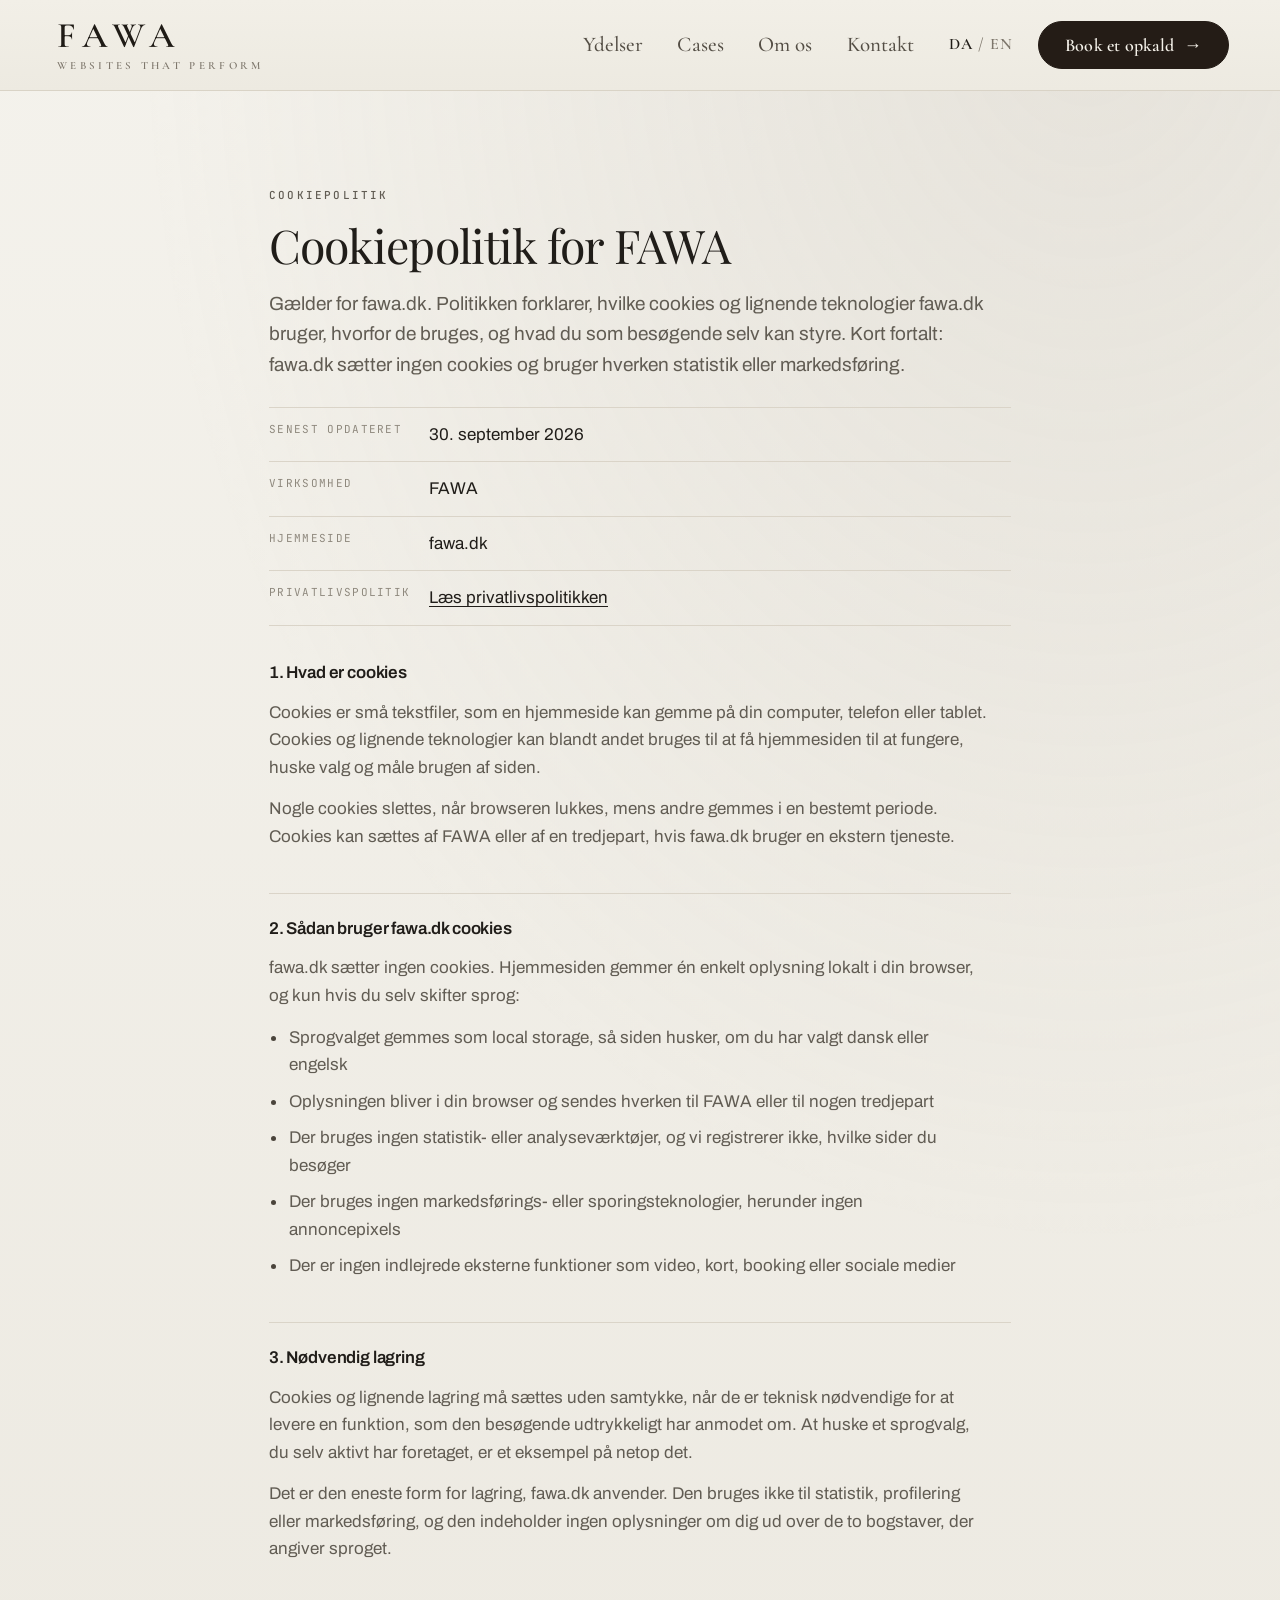
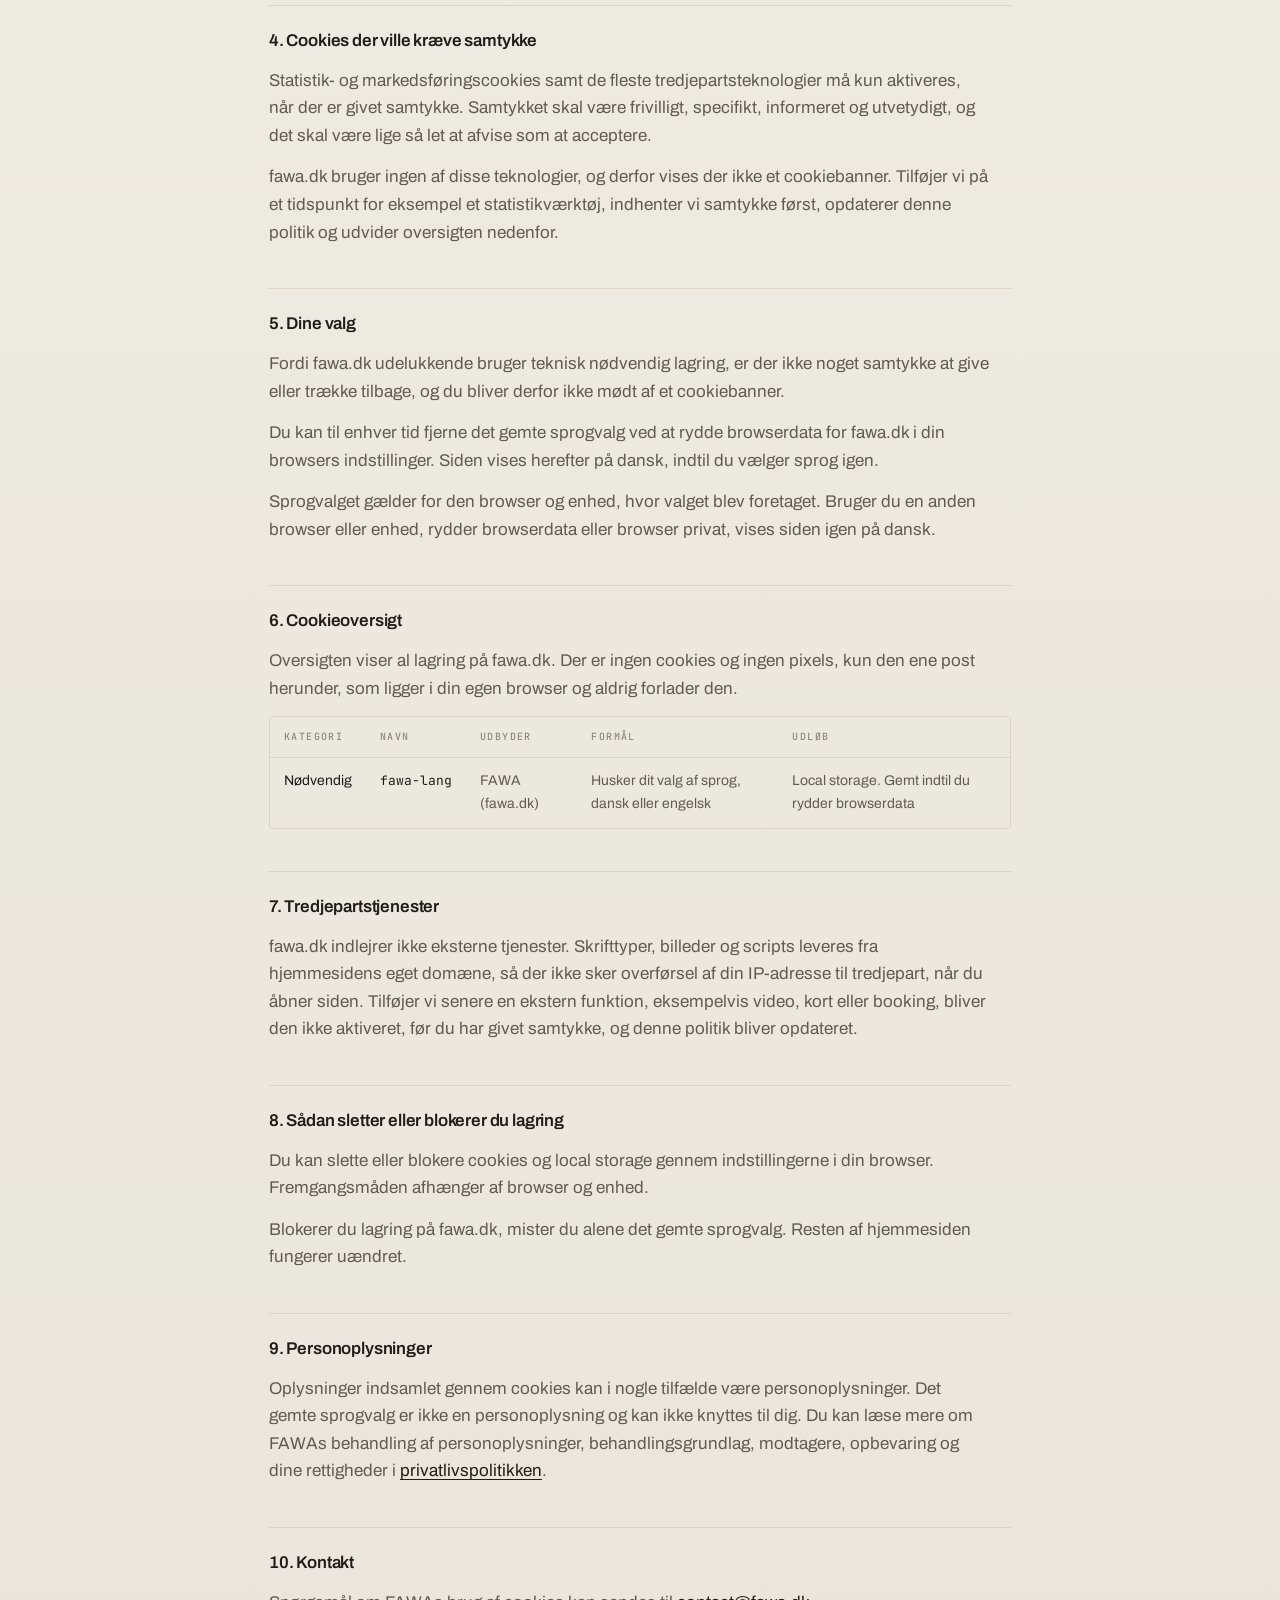
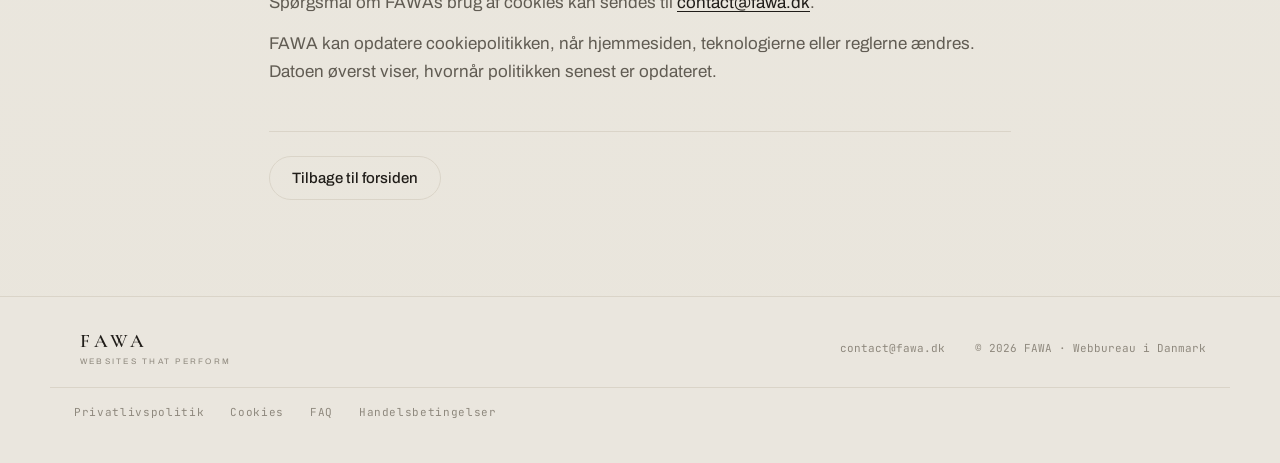
<file: cookiepolitik/index.html>
<!doctype html>
<html lang="da">
<head>
<meta charset="utf-8">
<meta name="viewport" content="width=device-width, initial-scale=1">
<script>
/* Holder soegemaskiner vaek fra alt andet end det rigtige domaene, for eksempel
   GitHubs midlertidige adresse. Slaar sig selv fra paa fawa.dk. */
(function(){
  var h = location.hostname;
  if (h === "fawa.dk" || h === "www.fawa.dk") return;
  if (document.querySelector('meta[name="robots"]')) return;
  var m = document.createElement("meta");
  m.name = "robots";
  m.content = "noindex, nofollow";
  document.head.appendChild(m);
})();
</script>
<title>Cookiepolitik · FAWA</title>
<meta name="description" content="fawa.dk sætter ingen cookies og bruger hverken statistik eller markedsføring. Se den fulde oversigt over lagring på siden.">
<meta name="theme-color" content="#2E251F">
<link rel="canonical" href="https://fawa.dk/cookiepolitik/">
<link rel="icon" href="../assets/favicon.ico" sizes="48x48">
<link rel="icon" href="../assets/favicon-192.png" type="image/png" sizes="192x192">
<link rel="icon" href="../assets/favicon-512.png" type="image/png" sizes="512x512">
<link rel="apple-touch-icon" href="../assets/apple-touch-icon.png">
<meta property="og:type" content="website">
<meta property="og:site_name" content="FAWA">
<meta property="og:locale" content="da_DK">
<meta property="og:locale:alternate" content="en_GB">
<meta property="og:url" content="https://fawa.dk/cookiepolitik/">
<meta property="og:title" content="Cookiepolitik · FAWA">
<meta property="og:description" content="fawa.dk sætter ingen cookies og bruger hverken statistik eller markedsføring. Se den fulde oversigt over lagring på siden.">
<meta property="og:image" content="https://fawa.dk/og.jpg">
<meta property="og:image:width" content="1200">
<meta property="og:image:height" content="630">
<meta property="og:image:alt" content="FAWA · hjemmesider der performer">
<meta name="twitter:card" content="summary_large_image">
<meta name="twitter:title" content="Cookiepolitik · FAWA">
<meta name="twitter:description" content="fawa.dk sætter ingen cookies og bruger hverken statistik eller markedsføring. Se den fulde oversigt over lagring på siden.">
<meta name="twitter:image" content="https://fawa.dk/og.jpg">
<link rel="preload" href="../assets/fonts/cormorant-garamond-latin-wght-normal.woff2" as="font" type="font/woff2" crossorigin>
<link rel="preload" href="../assets/fonts/archivo-latin-wght-normal.woff2" as="font" type="font/woff2" crossorigin>
<link rel="preload" as="image" href="../assets/img/hero.webp" fetchpriority="high">
<link rel="stylesheet" href="../assets/fonts.css">
<script>
(function(){
  var h = document.documentElement;
  h.classList.add("fonts-pending");
  function ready(){ h.classList.remove("fonts-pending"); h.classList.add("fonts-ready"); }
  var t = setTimeout(ready, 1500);
  if (document.fonts && document.fonts.ready) {
    document.fonts.ready.then(function(){ clearTimeout(t); ready(); });
  } else { clearTimeout(t); ready(); }
})();
</script>
<style>
/* ============ tokens ============ */
#app{
  --f-display:"Playfair Display",Georgia,"Times New Roman",serif;
  --f-serif:"Bodoni Moda",Didot,"Times New Roman",serif;
  --f-it:"Cormorant Garamond",Georgia,serif;
  --f-ui:"Archivo","Helvetica Neue",Arial,sans-serif;
  --f-mono:"JetBrains Mono",ui-monospace,"SF Mono",Menlo,monospace;
  --maxw:1180px;
  --s0:1.0625rem;
  --s1:1.1875rem;
  --s2:clamp(1.4rem,1.15rem + .8vw,1.75rem);
  --s3:clamp(1.9rem,1.4rem + 2vw,2.9rem);
  --s4:clamp(2.9rem,1.8rem + 5.2vw,5.8rem);
}
#app[data-mode="dark"]{
  --ink:#F8F5F0;
  --ink-2:#C2B8A8;
  --ink-3:#9A9081;
  --line:#4A3E34;
  --line-soft:#372D25;
  --accent:#DED8CB;
  --surface-2:#352A21;
  --btn-bg:#F6F3ED;
  --btn-fg:#26221B;
  --header-bg:#2A211A;
  --shadow:0 34px 80px -44px rgba(0,0,0,.85);
  background:#332A23;
}
#app[data-mode="light"]{
  --ink:#201D19;
  --ink-2:#615C53;
  --ink-3:#8E887D;
  --line:#DAD4C8;
  --line-soft:#E7E2D8;
  --accent:#4A443B;
  --surface-2:#F7F4EE;
  --btn-bg:#201D19;
  --btn-fg:#F4F1EA;
  --header-bg:#F2EFE9;
  --shadow:0 20px 46px -30px rgba(32,29,25,.34);
  background:
    radial-gradient(120% 55% at 85% 0%, rgba(160,150,134,.16), rgba(160,150,134,0) 62%),
    linear-gradient(180deg,#F4F2EC 0%,#EDEAE2 46%,#E9E5DC 100%);
}
/* light island inside the dark front page */
.on-light{
  --ink:#201D19;
  --ink-2:#615C53;
  --ink-3:#8E887D;
  --line:#DAD4C8;
  --line-soft:#E7E2D8;
  --accent:#4A443B;
  --surface-2:#F7F4EE;
  --btn-bg:#201D19;
  --btn-fg:#F4F1EA;
  --shadow:0 20px 46px -30px rgba(32,29,25,.34);
  color:var(--ink);
}

*{box-sizing:border-box}
[hidden]{display:none!important}
body{margin:0;background:#2A211A}
#app{
  color:var(--ink);font-family:var(--f-ui);font-weight:400;font-size:var(--s0);line-height:1.62;
  -webkit-font-smoothing:antialiased;min-height:100vh;
}
h1,h2,h3{font-family:var(--f-display);font-weight:400;line-height:1.08;letter-spacing:-.02em;text-wrap:balance;margin:0}
h4{font-family:var(--f-ui);font-weight:600;margin:0;letter-spacing:-.01em}
p{margin:0}
img{max-width:100%;display:block}
:focus-visible{outline:2px solid var(--accent);outline-offset:3px;border-radius:2px}
.wrap{max-width:var(--maxw);margin-inline:auto;padding-inline:24px}
.eyebrow{font-family:var(--f-mono);font-size:.6875rem;font-weight:500;letter-spacing:.2em;text-transform:uppercase;color:var(--accent)}
.muted{color:var(--ink-2)}

/* ============ header ============ */
header{
  position:sticky;top:0;z-index:60;
  --ink:#1F1B16;--ink-2:#544E45;--ink-3:#7D766B;--line:#D9D3C6;--line-soft:#E4DFD3;--accent:#4A443B;
  --btn-bg:#241C16;--btn-fg:#F4F1E9;
  background:linear-gradient(180deg,#F2EFE7,#EDEAE1);color:var(--ink);
  border-bottom:1px solid var(--line);
}
.hd{display:flex;align-items:center;gap:18px;height:clamp(88px,7vw,112px);max-width:1420px;padding-inline:clamp(24px,4vw,64px)}
.logo{
  display:flex;flex-direction:column;align-items:flex-start;gap:5px;
  margin-right:auto;padding-right:6px;background:none;border:0;color:var(--ink);cursor:pointer;text-align:left;
}
.logo .wm{font-family:var(--f-it);font-weight:600;font-size:2.25rem;letter-spacing:.2em;line-height:1}
header .logo .tg{font-family:var(--f-it);font-weight:600;font-size:.6875rem;letter-spacing:.3em;color:var(--ink-3)}
.logo .tg{font-family:var(--f-ui);font-weight:400;font-size:.5rem;letter-spacing:.28em;text-transform:uppercase;color:var(--ink-3)}
@media (max-width:560px){.logo .wm{font-size:1.25rem;letter-spacing:.28em}.logo .tg{display:none}}
.menu{display:flex;gap:34px;align-items:baseline}
.menu button,.menu a{
  background:none;border:0;padding:6px 0;cursor:pointer;color:var(--ink-2);
  font-family:var(--f-it);font-size:1.3125rem;font-weight:500;letter-spacing:.005em;
  border-bottom:1px solid transparent;text-decoration:none;display:inline-block;line-height:normal;
}
.menu button:hover,.menu a:hover{color:var(--ink)}
.menu button[aria-current="true"],.menu a[aria-current="true"]{color:var(--ink);border-bottom-color:var(--accent)}
.lang{display:flex;align-items:center;font-family:var(--f-it);font-weight:600;font-size:1rem;letter-spacing:.06em;color:var(--ink-3);margin-inline:12px 2px}
.lang button{background:none;border:0;padding:3px 5px;cursor:pointer;color:var(--ink-3);font:inherit;letter-spacing:inherit}
.lang button[aria-pressed="true"]{color:var(--ink)}
.burger{display:none;background:none;border:1px solid var(--line);border-radius:3px;padding:8px 10px;cursor:pointer;color:var(--ink)}
.burger span{display:block;width:16px;height:1px;background:currentColor;margin:3px 0}
@media (max-width:900px){
  .menu{
    display:none;position:absolute;top:100%;left:0;right:0;flex-direction:column;gap:0;
    background:#EFECE4;border-bottom:1px solid var(--line);padding:8px 24px 18px;
  }
  .menu.open{display:flex}
  .menu button,.menu a{padding:14px 0;border-bottom:1px solid var(--line-soft);text-align:left;font-size:1.375rem;display:block;width:100%}
  .burger{display:block;order:3}
  .hd .btn{display:none}
  .logo{font-size:1.2rem;letter-spacing:.3em}
}

/* ============ buttons ============ */
.btn{
  display:inline-flex;align-items:center;justify-content:center;gap:9px;
  font-family:var(--f-ui);font-size:.9375rem;font-weight:500;
  padding:13px 22px;border-radius:999px;border:1px solid var(--btn-bg);
  background:var(--btn-bg);color:var(--btn-fg);cursor:pointer;
  transition:opacity .18s ease,transform .18s ease;
}
.btn:hover{opacity:.87}
.btn:active{transform:translateY(1px)}
.btn .ar{transition:transform .2s ease}
.btn:hover .ar{transform:translateX(3px)}
.btn-ghost{background:transparent;color:var(--ink);border-color:var(--line)}
.btn-ghost:hover{border-color:var(--ink-3);opacity:1}
.btn-sm{padding:10px 17px;font-size:.8125rem}
header .btn{font-family:var(--f-it);font-weight:600;font-size:1.125rem;letter-spacing:.01em;padding:12px 26px}
.link{
  background:none;border:0;padding:0 0 3px;cursor:pointer;color:var(--ink);
  font-family:var(--f-ui);font-size:.9375rem;font-weight:500;
  display:inline-flex;align-items:center;gap:8px;border-bottom:1px solid var(--accent);
}
.link:hover{color:var(--accent)}

/* ============ pages ============ */
.page{display:none}
.page.active{display:block}
@media (prefers-reduced-motion:no-preference){.page.active{animation:fade .4s ease both}}
@keyframes fade{from{opacity:0;transform:translateY(6px)}to{opacity:1;transform:none}}

.section{padding-block:clamp(56px,7.5vw,100px)}
.section + .section{border-top:1px solid var(--line)}
#page-forside .section + .section{border-top:0}
.sec-head{max-width:660px;margin-bottom:clamp(28px,4vw,46px)}
.sec-head h1,.sec-head h2{font-size:var(--s3);margin-block:14px 16px}
.sec-head p{color:var(--ink-2)}
.sec-head p + p{margin-top:14px}

/* ============ balayage tones (front page) ============ */
.tone-1{background:linear-gradient(180deg,#2E251F 0%,#3A3129 100%)}
.tone-2{background:linear-gradient(180deg,#3A3129 0%,#40362E 100%)}
.tone-3{background:#564A3E;border-top:1px solid #6E6153}
.tone-fade{display:none}
.tone-4{background:#EDEAE2}
.tone-5{background:linear-gradient(180deg,#EDEAE2 0%,#E7E3DA 100%)}

/* ============ hero ============ */
.hero{position:relative;overflow:hidden;padding-block:clamp(56px,8vw,104px) clamp(38px,5vw,60px);min-height:min(86vh,760px);display:flex;align-items:center}
.hero-shot{
  position:absolute;right:0;top:0;bottom:0;width:min(58%,820px);z-index:0;pointer-events:none;
  background-image:none;background-size:cover;background-position:center right;
  -webkit-mask-image:linear-gradient(to right,transparent 0%,#000 46%),linear-gradient(to bottom,#000 62%,transparent 96%);
  -webkit-mask-composite:source-in;
  mask-image:linear-gradient(to right,transparent 0%,#000 46%),linear-gradient(to bottom,#000 62%,transparent 96%);
  mask-composite:intersect;
  animation:shotIn 1.8s cubic-bezier(.22,1,.36,1) .1s both;
}
.hero::after{
  content:"";position:absolute;left:0;right:0;bottom:0;height:34%;z-index:0;pointer-events:none;
  background:linear-gradient(to bottom,rgba(47,37,29,0),rgba(47,37,29,.92) 62%,#2F251D);width:auto;max-width:none;max-height:none;
}
@keyframes shotIn{from{opacity:0;transform:scale(1.05)}to{opacity:1;transform:none}}
@media (max-width:900px){
  .hero-shot{width:100%;opacity:.13;-webkit-mask-image:linear-gradient(to bottom,#000 20%,transparent 88%);mask-image:linear-gradient(to bottom,#000 20%,transparent 88%)}
  .hero{min-height:0}
}
.hero-in{position:relative;z-index:1;width:100%}
.brandmark{
  max-width:min(56%,660px)!important;display:flex;align-items:center;gap:clamp(14px,2.4vw,24px);
  margin-bottom:clamp(30px,4.5vw,52px);flex-wrap:wrap;
}
.bm{
  font-family:var(--f-it);font-weight:600;font-size:clamp(2.8rem,6vw,4.9rem);
  line-height:1;letter-spacing:.2em;padding-right:.2em;color:#FFFDF7;
  text-shadow:0 2px 30px rgba(255,247,230,.12);
}
.bm-rule{flex:1;min-width:40px;height:1px;background:linear-gradient(90deg,rgba(232,222,205,.5),rgba(232,222,205,0))}
.bm-tag{
  font-family:var(--f-ui);font-weight:500;font-size:.6875rem;letter-spacing:.28em;
  text-transform:uppercase;color:var(--ink-3);white-space:nowrap;
}
@media (max-width:900px){
  .brandmark{max-width:100%!important}
}
@media (max-width:700px){
  .bm-rule{display:none}
  .bm-tag{white-space:normal;flex-basis:100%}
  .brandmark{gap:12px}
}
.hero-in > *{max-width:min(52%,620px)}
@media (max-width:900px){.hero-in > *{max-width:100%}}
.hero-foot{
  display:flex!important;max-width:100%!important;align-items:center;justify-content:space-between;gap:28px;flex-wrap:wrap;
  margin-top:clamp(46px,6vw,82px);padding-top:22px;border-top:1px solid var(--line-soft);
}
.scrollhint{display:inline-flex;align-items:center;gap:14px;font-family:var(--f-ui);font-size:.6875rem;letter-spacing:.22em;text-transform:uppercase;color:var(--ink-3)}
.scrollhint i{
  width:34px;height:34px;border:1px solid var(--line);border-radius:50%;display:grid;place-items:center;
  font-style:normal;font-size:.85rem;color:var(--ink-2);
}
@media (prefers-reduced-motion:no-preference){.scrollhint i{animation:nudge 2.6s ease-in-out infinite}}
@keyframes nudge{0%,100%{transform:translateY(0)}50%{transform:translateY(3px)}}
.quote{font-family:var(--f-display);font-style:italic;font-size:.95rem;color:var(--ink-2);border-left:1px solid var(--line);padding-left:20px;max-width:42ch}
@media (max-width:640px){.quote{border-left:0;padding-left:0}}
.hero::before,.hero::after{content:"";position:absolute;pointer-events:none;z-index:0}
.hero::before{
  width:80vw;height:80vw;max-width:980px;max-height:980px;right:-20vw;top:-30vw;
  background:radial-gradient(circle,rgba(255,236,200,.14),rgba(255,236,200,0) 62%);
}
.hero::after{
  width:64vw;height:64vw;max-width:760px;max-height:760px;left:-24vw;bottom:-30vw;
  background:radial-gradient(circle,rgba(255,236,200,.08),rgba(255,236,200,0) 66%);
}
.hero .wrap{position:relative;z-index:1}
.brandmark{display:flex;align-items:center;gap:clamp(14px,3vw,28px);flex-wrap:wrap}
.bm{
  font-family:var(--f-it);font-weight:600;font-size:clamp(3.5rem,12.4vw,8.8rem);
  line-height:1;letter-spacing:.2em;padding-right:.2em;color:#FFFFFF;
}
.bm > span{
  background:none;color:#FFFFFF;-webkit-text-fill-color:#FFFFFF;
}
.bm > span:nth-child(3){margin-left:-.055em}
.logo .wm .kw{font-style:normal;margin-left:-.1em}
.bm-rule{flex:0 0 auto;width:clamp(56px,9vw,150px);height:1px;background:linear-gradient(90deg,rgba(217,210,196,.7),rgba(217,210,196,0))}
.hero .bm{flex:0 0 100%}
.hero .brandmark{row-gap:clamp(10px,1.4vw,18px)}
.hero .tagline{margin:0;font-family:var(--f-ui);font-weight:500;font-size:.6875rem;letter-spacing:.3em;text-transform:uppercase;color:var(--ink-3)}
.hero-grid{display:grid;grid-template-columns:1.25fr .75fr;gap:clamp(30px,6vw,80px);align-items:start}
@media (max-width:900px){.hero-grid{grid-template-columns:1fr;gap:38px;align-items:start}}
.hero h1{text-wrap:normal;font-family:var(--f-it);font-size:clamp(2.7rem,1.8rem + 3.9vw,5.1rem);font-weight:500;line-height:1.02;letter-spacing:-.005em;margin-block:0 26px}
.hero h1 br{display:block}
@media (min-width:700px){.hero h1 .nb{white-space:nowrap}}
.hero-side{margin:0;border-top:1px solid var(--line)}
.hero-side > div{padding-block:15px;border-bottom:1px solid var(--line-soft)}
.hero-side dt{font-family:var(--f-mono);font-size:.625rem;letter-spacing:.18em;text-transform:uppercase;color:var(--ink-3);margin-bottom:6px}
.hero-side dd{margin:0;font-size:.9375rem;color:var(--ink-2)}
.keywords{
  display:flex;flex-wrap:wrap;align-items:center;gap:14px;margin-top:clamp(42px,6vw,74px);
  font-family:var(--f-ui);font-weight:400;font-size:.875rem;color:var(--ink-2);letter-spacing:.01em;
}
.keywords i{font-style:normal;color:var(--ink-3);opacity:.55}
.keywords span:first-child{color:var(--ink);font-weight:500}
.hero h1 i{font-family:inherit;font-style:italic;font-weight:500;color:inherit}
.hero .lede{font-size:1.0625rem;line-height:1.72;color:var(--ink-2)}
.hero-cta{display:flex;flex-wrap:wrap;gap:12px;margin-top:32px}

/* plain-language facts */
.facts{
  display:grid;grid-template-columns:repeat(3,1fr);
  margin-top:clamp(40px,5vw,64px);border-top:1px solid var(--line);
}
.facts > div{padding:26px 26px 4px;border-left:1px solid var(--line);display:flex;flex-direction:column;gap:9px}
.facts > div:first-child{border-left:0;padding-left:0}
.facts h4{font-size:1.15rem}
.facts p{font-size:.9375rem;color:var(--ink-2)}
.facts .k{font-family:var(--f-mono);font-size:.625rem;letter-spacing:.18em;text-transform:uppercase;color:var(--accent)}
@media (max-width:860px){
  .facts{grid-template-columns:1fr}
  .facts > div{border-left:0;border-top:1px solid var(--line-soft);padding:22px 0 0}
  .facts > div:first-child{border-top:0}
}

/* ============ hero med foto ============ */
.hero-photo{min-height:min(92vh,calc(100vw / 1.479));padding-block:clamp(40px,6vw,74px) clamp(30px,4vw,54px);isolation:isolate}
.hero-photo .hero-shot{
  position:absolute;inset:0;width:100%;height:100%;z-index:0;
  background-image:url("../assets/img/hero.webp");
  background-size:cover;background-position:center center;
  -webkit-mask-image:none;mask-image:none;-webkit-mask-composite:source-over;mask-composite:add;
  animation:shotIn 1.9s cubic-bezier(.22,1,.36,1) .05s both;
}
.hero-photo::before,.hero-photo::after{content:"";position:absolute;pointer-events:none;z-index:0;inset:auto;}
.hero-photo::before{
  left:0;top:0;bottom:0;right:0;width:auto;height:auto;max-width:none;max-height:none;
  background:linear-gradient(100deg,rgba(34,26,19,.42) 0%,rgba(34,26,19,.2) 34%,rgba(34,26,19,.04) 58%,rgba(34,26,19,0) 76%);
}
.hero-photo::after{
  display:none;
}
.hero-photo{align-items:stretch}
.hero-photo .hero-in{position:relative;z-index:1;max-width:1420px;padding-inline:clamp(24px,4vw,64px);display:flex;flex-direction:column;flex:1}
.hero-photo .hero-eyebrow{margin-top:clamp(26px,7vh,96px)}
.hero-photo .hero-foot{margin-top:auto;padding-bottom:clamp(2px,1.6vh,22px)}
.hero-photo .hero-in > *{max-width:min(52%,620px)}
@media (max-width:900px){.hero-photo .hero-in > *{max-width:100%}}
.hero-eyebrow{
  margin:0 0 clamp(16px,2vw,24px);font-family:var(--f-ui);font-weight:500;font-size:.6875rem;
  letter-spacing:.34em;text-transform:uppercase;color:rgba(255,252,246,.82);
}
.hero-photo h1{color:#FFFDF8;text-shadow:0 2px 40px rgba(30,23,17,.35)}
.hero-photo .lede{color:rgba(255,252,246,.9);max-width:min(46%,520px)}
@media (max-width:900px){.hero-photo .lede{max-width:100%}}
.hero-photo .btn{--btn-bg:#1E1712;--btn-fg:#F6F2EA;border-color:#1E1712}
.hero-photo .btn-ghost{background:rgba(255,253,248,.06);color:#FFFDF8;border-color:rgba(255,253,248,.55)}
.hero-photo .btn-ghost:hover{border-color:#FFFDF8}
.hero-photo .hero-foot{border-top:0;padding-top:0;align-items:center}
.hero-photo .scrollhint{text-shadow:0 1px 3px rgba(28,21,15,.55),0 2px 22px rgba(28,21,15,.75);color:rgba(255,252,246,.86);flex-direction:row;align-items:center;gap:14px}
.hero-photo .scrollhint i{border-color:rgba(255,252,246,.45);color:rgba(255,252,246,.9)}
.hero-keys{
  text-shadow:0 1px 3px rgba(28,21,15,.55),0 2px 22px rgba(28,21,15,.75);
  margin:0;font-family:var(--f-it);font-weight:500;font-size:clamp(1.05rem,1.6vw,1.375rem);
  letter-spacing:.06em;color:rgba(255,252,246,.92);padding-left:clamp(18px,3vw,38px);
  border-left:1px solid rgba(255,252,246,.4);
}
@media (max-width:760px){
  .hero-photo{min-height:0}
  .hero-photo::before{background:linear-gradient(180deg,rgba(31,24,17,.86) 0%,rgba(31,24,17,.8) 48%,rgba(31,24,17,.84) 100%)}
  .hero-photo .btn-ghost{background:rgba(33,25,18,.42)}
  .hero-photo .hero-shot{background-position:30% 55%}
  .hero-photo .hero-foot{margin-top:40px}
  .hero-photo .hero-eyebrow{margin-top:8px}
  .hero-keys{padding-left:0;border-left:0;border-top:1px solid rgba(255,252,246,.35);padding-top:14px;width:100%}
  .hero-photo .hero-foot{gap:18px}
}

/* ============ intro-sekvens ============ */
@keyframes bmUp{from{opacity:0;transform:translateY(.34em) scale(.985);filter:blur(13px)}to{opacity:1;transform:none;filter:blur(0)}}
@keyframes ruleIn{from{transform:scaleX(0)}to{transform:scaleX(1)}}
@keyframes softIn{from{opacity:0;transform:translateY(16px)}to{opacity:1;transform:none}}
@keyframes wordUp{to{transform:none}}
@keyframes drift{0%,100%{transform:translate3d(0,0,0)}50%{transform:translate3d(-2.5%,2%,0)}}
@keyframes sheen{
  0%{background-position:calc(var(--i) * 33.333%) 50%}
  50%{background-position:calc(var(--i) * 33.333% + 150%) 50%}
  100%{background-position:calc(var(--i) * 33.333%) 50%}
}

.bm > span{display:inline-block;animation:bmUp 1.25s cubic-bezier(.45,.06,.24,1) calc(var(--i) * .17s + .3s) both, sheen 2.2s ease-in-out calc(var(--i) * .12s + 2.3s) 1 both}
.bm-rule{transform-origin:left center;animation:ruleIn 1.2s cubic-bezier(.22,1,.36,1) both;animation-delay:.95s}
.bm-tag{animation:softIn .8s ease both;animation-delay:1.05s}
html.fonts-pending .hero-in{opacity:0}
.hero-in{transition:opacity .25s ease}
html.fonts-ready .hero-eyebrow{animation:softIn .9s ease both;animation-delay:.18s}
html.fonts-ready .hero .lede{animation:softIn .9s ease both;animation-delay:.92s}
html.fonts-ready .hero-cta{animation:softIn .9s ease both;animation-delay:1.08s}
html.fonts-ready .hero-foot{animation:softIn .9s ease both;animation-delay:1.24s}

.hero::before{animation:drift 22s ease-in-out infinite}
.hero::after{animation:drift 28s ease-in-out infinite reverse}

.w{display:inline-block;overflow:hidden;vertical-align:bottom;padding-bottom:.08em;margin-bottom:-.08em}
.w > span{display:inline-block;transform:translateY(118%)}
html.fonts-ready .w > span{animation:wordUp .85s cubic-bezier(.22,1,.36,1) forwards;animation-delay:calc(var(--d) * 1s)}

html.hero-done .w > span,
html.hero-done .hero-eyebrow,
html.hero-done .hero .lede,
html.hero-done .hero-cta,
html.hero-done .hero-foot{animation:none !important;transform:none !important;opacity:1 !important}
html.js-reveal .rv{opacity:0;transform:translateY(20px)}
html.js-reveal .rv.in{opacity:1;transform:none;transition:opacity .9s ease,transform .9s cubic-bezier(.22,1,.36,1);transition-delay:calc(var(--i,0) * .1s)}

@media (prefers-reduced-motion:reduce){
  .bm > span,.bm-rule,.hero .tagline,.facts > div,.hero::before,.hero::after,
  html.fonts-ready .hero-eyebrow,html.fonts-ready .hero .lede,html.fonts-ready .hero-cta,html.fonts-ready .hero-foot{animation:none}
  .bm-rule{transform:scaleX(1)}
  html.fonts-ready .w > span,.w > span{transform:none;animation:none}
  html.js-reveal .rv{opacity:1;transform:none}
}

/* ============ trio ============ */
.trio{
  display:grid;grid-template-columns:repeat(3,1fr);
  max-width:var(--maxw);margin-inline:auto;padding-inline:24px;
  border-block:1px solid var(--line);
}
.trio > div{padding:30px 26px 34px;display:flex;flex-direction:column;gap:12px;border-left:1px solid var(--line)}
.trio > div:first-child{border-left:0;padding-left:0}
.trio h3{font-size:var(--s2)}
.trio p{color:var(--ink-2);font-size:.9875rem}
.trio .n{font-family:var(--f-mono);font-size:.6875rem;color:var(--accent);letter-spacing:.16em}
@media (max-width:860px){
  .trio{grid-template-columns:1fr}
  .trio > div{border-left:0;border-top:1px solid var(--line-soft);padding:26px 0 28px}
  .trio > div:first-child{border-top:0}
}

/* ============ before / after ============ */
.ba{position:relative}
#page-forside .ba{max-width:820px;margin-inline:auto}
.ba-stage{
  position:relative;aspect-ratio:4/3;max-width:100%;overflow:hidden;
  border:1px solid rgba(244,241,234,.14);border-radius:4px;box-shadow:var(--shadow);
  touch-action:pan-y;background:#E3DED3;
}
#app[data-mode="dark"] .ba-stage{background:#3A2F27}
.ba-stage img{position:absolute;inset:0;width:100%;height:100%;object-fit:cover}
.case-card .ba-stage img{object-fit:contain;background:#E9E5DB}
.ba-stage .after-img{clip-path:inset(0 0 0 var(--pos,50%))}
.ba-stage .before-img{clip-path:inset(0 calc(100% - var(--pos,50%)) 0 0)}
.ba-tag{
  position:absolute;top:14px;z-index:3;font-family:var(--f-mono);font-size:.625rem;letter-spacing:.16em;
  text-transform:uppercase;padding:5px 11px;border-radius:999px;
  background:rgba(30,27,23,.74);color:#F4F1EA;border:1px solid rgba(244,241,234,.24);backdrop-filter:blur(4px);
}
.ba-tag.l{left:14px}
.ba-tag.r{right:14px;color:#F4F1EA;border-color:rgba(244,241,234,.4)}
.ba-range{position:absolute;inset:0;width:100%;height:100%;margin:0;opacity:0;cursor:ew-resize;z-index:4;-webkit-appearance:none;appearance:none;background:transparent}
.ba-handle{position:absolute;top:0;bottom:0;left:var(--pos,50%);width:2px;margin-left:-1px;z-index:3;pointer-events:none;background:linear-gradient(180deg,rgba(255,255,255,.25),rgba(255,255,255,.85) 18%,rgba(255,255,255,.85) 82%,rgba(255,255,255,.25));box-shadow:0 0 22px rgba(255,255,255,.45),0 0 2px rgba(0,0,0,.25)}
.ba-handle::after{
  content:"";position:absolute;top:50%;left:50%;transform:translate(-50%,-50%);
  width:58px;height:58px;border-radius:999px;
  background:linear-gradient(145deg,rgba(255,255,255,.34),rgba(255,255,255,.10) 42%,rgba(255,255,255,.26));
  border:1px solid rgba(255,255,255,.55);
  -webkit-backdrop-filter:blur(16px) saturate(190%);backdrop-filter:blur(16px) saturate(190%);
  box-shadow:0 14px 40px rgba(0,0,0,.34),inset 0 1px 0 rgba(255,255,255,.85),inset 0 -10px 22px rgba(255,255,255,.18),inset 0 0 0 1px rgba(255,255,255,.12);
  transition:transform .35s cubic-bezier(.22,1,.36,1),box-shadow .35s ease;
}
.ba:hover .ba-handle::after{transform:translate(-50%,-50%) scale(1.07);box-shadow:0 18px 50px rgba(0,0,0,.4),inset 0 1px 0 rgba(255,255,255,.95),inset 0 -10px 22px rgba(255,255,255,.22)}
.ba-handle::before{
  content:"‹ ›";position:absolute;top:50%;left:50%;transform:translate(-50%,-50%);z-index:2;
  font-family:var(--f-ui);font-size:1rem;color:#fff;letter-spacing:.1em;line-height:1;
  text-shadow:0 1px 10px rgba(0,0,0,.5);
}
.ba-range:focus-visible ~ .ba-handle::after{outline:2px solid var(--accent);outline-offset:3px}
.ba-cap{display:flex;flex-wrap:wrap;justify-content:space-between;gap:10px;margin-top:12px;font-family:var(--f-mono);font-size:.6875rem;color:var(--ink-3)}

.case-split{display:grid;grid-template-columns:1.35fr .65fr;gap:clamp(26px,4vw,52px);align-items:center}
@media (max-width:940px){.case-split{grid-template-columns:1fr}}
.flag{
  display:inline-flex;align-items:center;gap:8px;font-family:var(--f-mono);font-size:.625rem;
  letter-spacing:.16em;text-transform:uppercase;color:var(--accent);
  border:1px solid var(--accent);border-radius:999px;padding:5px 13px;
}
.flag.real{color:var(--btn-fg);background:var(--accent);border-color:var(--accent);font-size:.6875rem;font-weight:500}
.changes{list-style:none;margin:22px 0 0;padding:0}
.changes li{padding-block:13px;border-top:1px solid var(--line-soft);font-size:.9375rem;color:var(--ink-2);line-height:1.55}
.changes .i{font-family:var(--f-mono);font-size:.6875rem;color:var(--accent);padding-top:.3em}.case-top{padding-top:clamp(26px,3.2vw,46px);padding-bottom:clamp(14px,2vw,22px)}.case-head{display:flex;align-items:flex-end;justify-content:space-between;gap:20px;flex-wrap:wrap}.case-head h1{margin:6px 0 0}.reel-tags{list-style:none;display:flex;gap:8px;margin:0;padding:0;flex-wrap:wrap}.reel-tags li{font-family:var(--f-mono);font-size:.625rem;letter-spacing:.16em;text-transform:uppercase;color:var(--ink-3);border:1px solid var(--line);border-radius:999px;padding:6px 13px}.reel-sec{padding:0 0 clamp(18px,2.4vw,30px)}.facts-sec{padding-top:clamp(14px,2vw,26px)}.reel{max-width:920px;margin-inline:auto}.reel-screen{position:relative;border:1px solid var(--line);border-radius:10px;overflow:hidden;background:var(--surface-2);box-shadow:0 40px 90px -46px rgba(32,29,25,.5);transform:perspective(1800px) rotateX(var(--rx,0deg)) rotateY(var(--ry,0deg));transition:transform .6s cubic-bezier(.22,1,.36,1),box-shadow .6s ease,scale .75s cubic-bezier(.22,1,.36,1)}.reel:hover .reel-screen,.reel.is-live .reel-screen{scale:1.032}.reel.is-live .reel-screen{box-shadow:0 54px 110px -44px rgba(32,29,25,.58)}.reel-view{position:relative;aspect-ratio:1500/803;overflow:hidden;background:var(--surface-2)}.reel-shot{position:absolute;inset:0;opacity:0;pointer-events:none;transform:scale(1.035);filter:blur(12px) saturate(1.1);transition:opacity 1.15s cubic-bezier(.4,0,.2,1),transform 1.5s cubic-bezier(.22,1,.36,1),filter 1.15s cubic-bezier(.4,0,.2,1)}.reel-shot.is-on{opacity:1;transform:scale(1);filter:blur(0) saturate(1)}.reel-shot.is-out{opacity:0;transform:scale(.988);filter:blur(9px) saturate(1);transition:opacity 1s cubic-bezier(.4,0,.2,1),transform 1.4s cubic-bezier(.22,1,.36,1),filter 1s cubic-bezier(.4,0,.2,1)}.reel-shot img{display:block;width:100%;height:auto;transform:translateY(0)}.build{position:absolute;left:0;right:0;top:0;z-index:2;pointer-events:none}.build .bl{position:absolute;left:0;top:0;width:100%;height:auto;display:block;opacity:0}.reel.is-live .reel-shot.is-on.has-build .b1{animation:bl1 4s linear}.reel.is-live .reel-shot.is-on.has-build .b2{animation:bl2 4s linear}.reel.is-live .reel-shot.is-on.has-build .b3{animation:bl3 4s linear}.reel.is-live .reel-shot.is-on.has-build > img{animation:blmain 4s linear}@keyframes bl1{0%,68%{opacity:1}78%,100%{opacity:0}}@keyframes bl2{0%,31%{opacity:0}39%,68%{opacity:1}78%,100%{opacity:0}}@keyframes bl3{0%,50%{opacity:0}58%,68%{opacity:1}78%,100%{opacity:0}}@keyframes blmain{0%,68%{opacity:0}78%,100%{opacity:1}}.reel-screen::after{content:"";position:absolute;inset:0;z-index:6;pointer-events:none;border-radius:inherit;box-shadow:inset 0 1px 0 rgba(255,255,255,.5),inset 0 0 90px rgba(32,29,25,.16);background:radial-gradient(135% 95% at 50% 48%,rgba(32,29,25,0) 56%,rgba(32,29,25,.16) 100%)}.reel-grain{position:absolute;inset:0;z-index:5;pointer-events:none;opacity:.055;mix-blend-mode:multiply;background-image:url("data:image/svg+xml,%3Csvg xmlns='http://www.w3.org/2000/svg' width='160' height='160'%3E%3Cfilter id='n'%3E%3CfeTurbulence type='fractalNoise' baseFrequency='.85' numOctaves='2' stitchTiles='stitch'/%3E%3C/filter%3E%3Crect width='160' height='160' filter='url(%23n)' opacity='.55'/%3E%3C/svg%3E");background-size:160px 160px}.reel.is-live .reel-shot:first-child img{animation:kenburns 3.6s cubic-bezier(.22,1,.36,1) both}@keyframes kenburns{from{scale:1.055}to{scale:1}}.reel-shot.is-on.reel-devices{animation:devscene 1.4s cubic-bezier(.22,1,.36,1) both}@keyframes devscene{from{scale:1.035}to{scale:1}}.case-head{transition:opacity .8s ease}.reel-on .case-head{opacity:.4}.reel-on .reel-screen{box-shadow:0 70px 150px -50px rgba(32,29,25,.68)}@media(prefers-reduced-motion:reduce){.reel-grain{display:none}.reel.is-live .reel-shot:first-child img,.reel-shot.is-on.reel-devices{animation:none}.reel-on .case-head{opacity:1}}.reel-sweep{position:absolute;left:0;right:0;top:0;height:190px;z-index:3;pointer-events:none;opacity:0;background:linear-gradient(180deg,rgba(255,255,255,0),rgba(255,255,255,.30) 62%,rgba(255,255,255,.62) 92%,rgba(255,255,255,0))}.reel-sweep.go{animation:sweep 1.25s cubic-bezier(.33,0,.18,1)}@keyframes sweep{0%{opacity:0;transform:translateY(-190px)}22%{opacity:.85}78%{opacity:.5}100%{opacity:0;transform:translateY(100%)}}.reel-devices{position:absolute;inset:0;background:var(--surface-2)}.reel-devices .dev{position:absolute;border:1px solid var(--line);overflow:hidden;background:#fff;opacity:0;transform:translateY(18px)}.reel-devices .dev img{display:block;width:100%;height:auto}.reel-devices .dev-d{left:3%;top:50%;width:72%;border-radius:7px;box-shadow:0 30px 60px -28px rgba(32,29,25,.6);transform:translateY(calc(-50% + 18px))}.reel-devices .dev-t{right:12%;bottom:9%;width:33%;border-radius:10px;box-shadow:0 24px 50px -22px rgba(32,29,25,.55)}.reel-devices .dev-m{right:2.5%;bottom:5%;width:15.5%;border-radius:16px;box-shadow:0 20px 44px -18px rgba(32,29,25,.55)}.reel-shot.is-on.reel-devices .dev-t,.reel-shot.is-on.reel-devices .dev-m{animation:devin .62s cubic-bezier(.22,1,.36,1) forwards}.reel-shot.is-on.reel-devices .dev-d{animation:devind .62s cubic-bezier(.22,1,.36,1) forwards}.reel-shot.is-on.reel-devices .dev-t{animation-delay:.14s}.reel-shot.is-on.reel-devices .dev-m{animation-delay:.28s}@keyframes devin{to{opacity:1;transform:translateY(0)}}@keyframes devind{to{opacity:1;transform:translateY(-50%)}}.reel-rail{display:flex;align-items:center;gap:16px;margin-top:16px;flex-wrap:wrap}.reel-steps{list-style:none;display:flex;gap:2px;margin:0;padding:0;flex-wrap:wrap}.reel-steps button{font-family:var(--f-mono);font-size:.6875rem;letter-spacing:.1em;text-transform:uppercase;color:var(--ink-3);background:none;border:1px solid transparent;border-radius:999px;padding:7px 12px;cursor:pointer;transition:color .25s ease,background .25s ease}.reel-steps button:hover{color:var(--ink)}.reel-steps .is-live button{color:var(--btn-fg);background:var(--btn-bg)}.reel-prog{flex:1 1 80px;min-width:60px;height:1px;background:transparent;position:relative;display:block;overflow:hidden}.reel-prog i{display:none}.reel-url{font-family:var(--f-mono);font-size:.6875rem;color:var(--ink-3);letter-spacing:.03em;white-space:nowrap}.reel-hint{position:absolute;right:12px;bottom:12px;margin:0;z-index:4;font-family:var(--f-mono);font-size:.625rem;letter-spacing:.1em;text-transform:uppercase;color:#F4F1EA;background:rgba(26,22,18,.52);border:1px solid rgba(255,255,255,.18);-webkit-backdrop-filter:blur(8px);backdrop-filter:blur(8px);border-radius:999px;padding:6px 12px;transition:opacity .35s ease}.reel.is-live .reel-hint{opacity:0}.facts{list-style:none;margin:0;padding:0;display:grid;grid-template-columns:repeat(3,1fr);border-block:1px solid var(--line)}.facts li{padding:30px 26px 34px;border-left:1px solid var(--line-soft);display:flex;flex-direction:column;gap:12px}.facts li:first-child{border-left:0;padding-left:0}.facts .n{font-family:var(--f-mono);font-size:.6875rem;letter-spacing:.16em;color:var(--ink-3)}.facts h2{margin:0;font-size:var(--s2)}.case-link{margin-top:26px}.case-link a{color:var(--ink);text-decoration:none;border-bottom:1px solid var(--line);padding-bottom:3px;font-size:1.0625rem}.case-link a:hover{border-color:var(--ink)}@media(max-width:820px){.facts{grid-template-columns:1fr}.facts li{border-left:0;border-top:1px solid var(--line-soft);padding:24px 0 26px}.facts li:first-child{border-top:0}.reel-url{display:none}}@media(prefers-reduced-motion:reduce){.build{display:none}.reel-shot,.reel-shot.is-on,.reel-shot.is-out{transition:none;filter:none;transform:none}.reel-shot img{transition:none!important}.reel-sweep{display:none}.reel-screen{transform:none}.reel-devices .dev{opacity:1;animation:none!important}.reel-devices .dev-d{transform:translateY(-50%)}.reel-devices .dev-t,.reel-devices .dev-m{transform:none}}

/* ============ pricing ============ */
.tiers{display:grid;grid-template-columns:repeat(3,1fr);gap:18px}
@media (max-width:900px){.tiers{grid-template-columns:1fr}}
.tier{
  background:var(--surface-2);border:1px solid var(--line);border-radius:5px;
  padding:28px 26px 30px;display:flex;flex-direction:column;gap:16px;box-shadow:var(--shadow);
}
.tier.feature{border-color:var(--accent)}
.tier .tag{align-self:flex-start;font-family:var(--f-mono);font-size:.625rem;letter-spacing:.14em;text-transform:uppercase;color:var(--accent);border:1px solid var(--accent);border-radius:999px;padding:3px 11px}
.tier h3{font-size:var(--s2)}
.tier .scope{font-family:var(--f-mono);font-size:.75rem;color:var(--ink-3)}.trio-cta{margin-top:26px}
.price{font-family:var(--f-serif);font-weight:400;font-size:2.5rem;line-height:1;letter-spacing:-.01em;font-variant-numeric:tabular-nums;display:flex;align-items:baseline;gap:9px}
.price span{font-family:var(--f-mono);font-size:.75rem;color:var(--ink-3);letter-spacing:.04em}
.price .pre{text-transform:uppercase;letter-spacing:.14em;font-size:.6875rem}
.price span.num{font-family:inherit;font-size:inherit;color:inherit;letter-spacing:inherit;font-variant-numeric:inherit}
.tier ul{list-style:none;margin:0;padding:0;display:flex;flex-direction:column;gap:10px;font-size:.9375rem;color:var(--ink-2)}
.tier li{display:flex;gap:11px;align-items:flex-start;line-height:1.5}
.tier li::before{content:"";width:5px;height:5px;margin-top:.62em;flex:none;background:var(--accent);border-radius:50%}
.tier .btn{margin-top:auto}
.includes p + p{margin-top:12px}
.tier.wide.klip{margin-top:18px;margin-bottom:0}
.info-link{align-self:flex-start;display:inline-flex;align-items:center;gap:8px;
  background:none;border:0;padding:0 0 2px;margin-top:2px;font-family:var(--f-ui);
  font-size:.8125rem;line-height:1.5;color:var(--ink-3);cursor:pointer;text-align:left;
  border-bottom:1px solid var(--line);transition:color .2s}
.info-link::before{content:"?";flex:none;display:inline-grid;place-items:center;
  width:17px;height:17px;border-radius:999px;border:1px solid currentColor;
  font-family:var(--f-mono);font-size:.625rem;line-height:1}
.info-link:hover,.info-link[aria-expanded="true"]{color:var(--ink);border-bottom-color:var(--ink-3)}
.info-panel{grid-column:1/-1;border-top:1px solid var(--line);margin-top:24px;padding-top:24px;gap:10px}
.info-panel[hidden]{display:none}
.info-panel h4{font-family:var(--f-ui);font-weight:600;font-size:.9375rem;color:var(--ink);margin:0}
.info-panel ul{list-style:none;margin:0;padding:0;display:grid;gap:7px}
.info-panel li{position:relative;padding-left:15px;color:var(--ink-2);font-size:.9375rem;line-height:1.6}
.info-panel li::before{content:"";position:absolute;left:0;top:.5em;width:5px;height:5px;border-radius:50%;background:var(--accent)}
.info-panel .cols{display:grid;grid-template-columns:1fr 1fr;gap:clamp(20px,3vw,44px)}
.info-panel .cols > div{display:grid;gap:10px;align-content:start}
.info-panel .foot{color:var(--ink-3);font-size:.875rem;line-height:1.6;margin:0}
@media (max-width:720px){.info-panel .cols{grid-template-columns:1fr;gap:24px}}
.tier.wide .wide-side .klip-price{color:var(--ink);font-size:2.1rem;line-height:1;margin-top:4px;display:flex;align-items:baseline;gap:9px}
.tier.wide .wide-side .klip-price span{color:var(--ink-3);font-family:var(--f-mono);font-size:.75rem;letter-spacing:.04em}
.tier.wide .wide-side .klip-price .pre{text-transform:uppercase;letter-spacing:.14em;font-size:.6875rem}
.tier.wide .wide-side .klip-price span.num{font-family:inherit;font-size:inherit;color:inherit;letter-spacing:inherit}
.tier.wide{display:grid;grid-template-columns:1.3fr .7fr;gap:clamp(20px,3vw,46px);align-items:start;margin-bottom:18px}
.tier.wide > div{display:flex;flex-direction:column;gap:14px}
.tier.wide .wide-side{border-left:1px solid var(--line);padding-left:clamp(18px,2.6vw,34px)}
.tier.wide .wide-side p{color:var(--ink-2);font-size:.9375rem}
.tier.wide .price-note{font-family:var(--f-serif);font-size:1.5rem;color:var(--ink)}
.tier.wide .btn{margin-top:6px;align-self:flex-start}
@media (max-width:820px){.tier.wide{grid-template-columns:1fr}.tier.wide .wide-side{border-left:0;padding-left:0;border-top:1px solid var(--line);padding-top:18px}}
.note{font-family:var(--f-mono);font-size:.75rem;color:var(--ink-3);margin-top:20px;line-height:1.75;max-width:70ch}

/* ============ steps ============ */
.steps{display:grid;grid-template-columns:repeat(4,1fr);border-block:1px solid var(--line)}
.step{padding:26px 24px 30px;display:flex;flex-direction:column;gap:11px;border-left:1px solid var(--line)}
.step:first-child{border-left:0;padding-left:0}
.step .n{font-family:var(--f-mono);font-size:.75rem;color:var(--accent);letter-spacing:.12em}
.step h3{font-size:1.3rem}
.step p{font-size:.9375rem;color:var(--ink-2)}
@media (max-width:940px){
  .steps{grid-template-columns:repeat(2,1fr)}
  .step:nth-child(3){border-left:0;padding-left:0}
  .step:nth-child(n+3){border-top:1px solid var(--line-soft)}
}
@media (max-width:560px){
  .steps{grid-template-columns:1fr}
  .step{border-left:0;padding:24px 0 26px;border-top:1px solid var(--line-soft)}
  .step:first-child{border-top:0}
}

/* ============ mini cards ============ */
.mini{display:grid;grid-template-columns:1fr 1fr;gap:18px;margin-top:26px}
@media (max-width:700px){.mini{grid-template-columns:1fr}}
.mini article{border:1px solid var(--line);border-radius:5px;padding:24px;background:var(--surface-2);display:flex;flex-direction:column;gap:9px;box-shadow:var(--shadow)}
.mini .k{font-family:var(--f-mono);font-size:.6875rem;color:var(--ink-3);letter-spacing:.12em;text-transform:uppercase}
.mini h4{font-size:1.125rem}
.mini p{font-size:.9375rem;color:var(--ink-2)}


/* ---------- demo-cases ---------- */
.cases-grid{display:grid;grid-template-columns:repeat(2,1fr);gap:clamp(30px,3.6vw,52px)}
@media (max-width:820px){.cases-grid{grid-template-columns:1fr}}
.case-card{display:flex;flex-direction:column;gap:16px}
.case-card .ba-stage{box-shadow:0 18px 44px -30px rgba(0,0,0,.6)}
.case-card .ba-tag{top:10px;font-size:.5625rem;padding:3px 8px}
.case-card .ba-tag.l{left:10px}
.case-card .ba-tag.r{right:10px}
.case-card .ba-handle::after{width:34px;height:34px}
.case-card .ba-handle::before{font-size:.8rem}
.case-meta .k{font-family:var(--f-mono);font-size:.625rem;letter-spacing:.16em;text-transform:uppercase;color:var(--ink-3)}
.case-meta h3{font-size:1.4rem;margin-block:9px 9px}
.case-meta p{font-size:.9375rem;color:var(--ink-2);max-width:46ch}
/* ============ people ============ */
.people{display:grid;grid-template-columns:1fr 1fr;gap:clamp(20px,3vw,34px);max-width:620px}
@media (max-width:760px){.people{grid-template-columns:1fr}}
.person{display:block}
.portrait{aspect-ratio:4/5;border:1px solid var(--line);border-radius:5px;background:var(--surface-2);display:grid;place-items:center;overflow:hidden;margin-bottom:18px;box-shadow:var(--shadow)}
.portrait img{width:100%;height:100%;object-fit:cover;display:block}
.portrait span{font-family:var(--f-serif);font-size:1.9rem;letter-spacing:.18em;color:var(--ink-3)}
.avatar{width:64px;height:64px;flex:none;border-radius:50%;border:1px solid var(--line);background:var(--surface-2);color:var(--ink-2);display:grid;place-items:center;font-family:var(--f-serif);font-size:1.15rem;letter-spacing:.08em}
.person h3{font-size:1.35rem}
.person .role{font-family:var(--f-mono);font-size:.6875rem;letter-spacing:.14em;text-transform:uppercase;color:var(--ink-3);margin-block:7px 0}
.person p{font-size:.9375rem;color:var(--ink-2)}
.values{display:grid;grid-template-columns:repeat(3,1fr);border-block:1px solid var(--line);margin-top:32px}
.values > div{padding:26px 24px 28px;display:flex;flex-direction:column;gap:9px;border-left:1px solid var(--line)}
.values > div:first-child{border-left:0;padding-left:0}
.values h4{font-size:1.0625rem}
.values p{font-size:.9375rem;color:var(--ink-2)}
@media (max-width:820px){
  .values{grid-template-columns:1fr}
  .values > div{border-left:0;border-top:1px solid var(--line-soft);padding:24px 0 26px}
  .values > div:first-child{border-top:0}
}

/* ============ contact ============ */
.contact{display:grid;grid-template-columns:.85fr 1.15fr;gap:clamp(28px,4vw,56px);align-items:start}
@media (max-width:900px){.contact{grid-template-columns:1fr}}
.contact-side ul{list-style:none;margin:24px 0 0;padding:0}
.contact-side li{padding-block:13px;border-top:1px solid var(--line-soft);display:flex;gap:14px;font-size:.9375rem;color:var(--ink-2)}
.contact-side li b{font-family:var(--f-mono);font-size:.6875rem;letter-spacing:.12em;text-transform:uppercase;color:var(--ink-3);min-width:84px;padding-top:.3em;font-weight:400}
.contact-side li a{color:inherit;text-decoration:none;border-bottom:1px solid var(--line);transition:border-color .2s,color .2s}
.contact-side li a:hover{color:var(--ink);border-bottom-color:var(--accent)}
.form-err{margin-top:12px;font-size:.875rem;line-height:1.55;color:#8C3B2E;background:#F6E7E2;border:1px solid #E3C7BF;border-radius:3px;padding:12px 14px}
.form-err a{color:inherit;font-weight:500}
#audit-form.sending .btn{opacity:.6;pointer-events:none}
form.audit{background:var(--surface-2);border:1px solid var(--line);border-radius:5px;padding:clamp(22px,3vw,32px);box-shadow:var(--shadow)}
.field{display:flex;flex-direction:column;gap:7px;margin-bottom:16px}
.field label{font-family:var(--f-mono);font-size:.6875rem;letter-spacing:.12em;text-transform:uppercase;color:var(--ink-2)}
.field input,.field textarea{
  font-family:var(--f-ui);font-size:.9375rem;padding:12px 14px;border:1px solid var(--line);
  border-radius:3px;background:#FFFFFF;color:var(--ink);width:100%;
}
.field input::placeholder{color:var(--ink-3)}
.sel{position:relative}
.field select{font-family:var(--f-ui);font-size:.9375rem;padding:12px 38px 12px 14px;border:1px solid var(--line);border-radius:3px;background:#FFFFFF;color:var(--ink);width:100%;appearance:none;-webkit-appearance:none;cursor:pointer}
.sel::after{content:"";position:absolute;right:15px;top:50%;width:7px;height:7px;margin-top:-6px;border-right:1.5px solid var(--ink-2);border-bottom:1.5px solid var(--ink-2);transform:rotate(45deg);pointer-events:none}

.field textarea{resize:vertical;min-height:96px}
.row2{display:grid;grid-template-columns:1fr 1fr;gap:16px}
@media (max-width:540px){.row2{grid-template-columns:1fr}}
.micro{font-family:var(--f-mono);font-size:.6875rem;color:var(--ink-3);margin-top:14px;line-height:1.7}
.done{display:none}
.done h3{font-size:var(--s2);margin-bottom:12px}
.done p{color:var(--ink-2)}
form.audit.sent .fields{display:none}
form.audit.sent .done{display:block}

/* ============ juridiske sider ============ */
.legal{max-width:790px}
.legal h1{font-size:var(--s3);margin-block:16px 18px}
.legal .lede-sm{color:var(--ink-2);font-size:var(--s1);line-height:1.62;max-width:66ch;margin-bottom:22px}
.legal h2{font-family:var(--f-ui);font-weight:600;font-size:1.0625rem;letter-spacing:-.01em;line-height:1.35;margin-block:42px 14px;padding-top:24px;border-top:1px solid var(--line)}
.legal p{color:var(--ink-2);margin-bottom:14px;max-width:72ch}
.legal ul{list-style:none;margin:0 0 18px;padding:0}
.legal ul li{color:var(--ink-2);position:relative;padding-left:20px;margin-bottom:9px;max-width:70ch}
.legal ul li::before{content:"";position:absolute;left:2px;top:.72em;width:5px;height:5px;border-radius:50%;background:var(--accent)}
.legal a{color:var(--ink);text-decoration:underline;text-underline-offset:3px}
.legal .callout{border-left:2px solid var(--accent);padding:2px 0 2px 16px;margin:18px 0 20px;color:var(--ink)}
.legal-meta{display:grid;grid-template-columns:minmax(160px,auto) 1fr;margin:26px 0 8px;border-top:1px solid var(--line)}
.legal-meta dt{font-family:var(--f-mono);font-size:.6875rem;letter-spacing:.12em;text-transform:uppercase;color:var(--ink-3);padding:13px 0;border-bottom:1px solid var(--line)}
.legal-meta dd{margin:0;padding:13px 0;border-bottom:1px solid var(--line);color:var(--ink)}
.legal-note{border:1px solid var(--line);border-radius:3px;padding:12px 14px;margin-bottom:20px;color:var(--ink-2)}
.legal-note:empty{display:none}
.legal-meta + h2{border-top:0;padding-top:0;margin-top:36px}
.ctable-wrap{overflow-x:auto;margin:6px 0 20px;border:1px solid var(--line);border-radius:3px}
.ctable{border-collapse:collapse;width:100%;min-width:620px;font-size:.875rem}
.ctable th{font-family:var(--f-mono);font-size:.625rem;font-weight:500;letter-spacing:.14em;text-transform:uppercase;color:var(--ink-3);text-align:left;padding:12px 14px;border-bottom:1px solid var(--line);white-space:nowrap}
.ctable td{padding:12px 14px;border-bottom:1px solid var(--line);color:var(--ink-2);vertical-align:top}
.ctable tr:last-child td{border-bottom:0}
.ctable td:first-child{color:var(--ink);white-space:nowrap}
.ctable td.mono{font-family:var(--f-mono);font-size:.8125rem;color:var(--ink);white-space:nowrap}

mark.todo{background:#EFE0C4;color:#5A431C;padding:2px 7px;border-radius:2px;font-family:var(--f-mono);font-size:.75rem;letter-spacing:.04em;line-height:1.9;white-space:nowrap}
.legal-foot{margin-top:46px;padding-top:24px;border-top:1px solid var(--line)}
@media (max-width:560px){.legal-meta{grid-template-columns:1fr}.legal-meta dt{padding-bottom:0;border-bottom:0}}

/* ============ faq ============ */
.faq{counter-reset:q}
.faq-group{margin-top:clamp(40px,5vw,64px)}
.faq-num{font-family:var(--f-mono);font-size:.6875rem;letter-spacing:.2em;color:var(--ink-3);margin-bottom:10px}
.faq-group h2{border-top:0;padding-top:0;margin-block:0 8px;font-family:var(--f-display);font-weight:400;font-size:var(--s2);letter-spacing:-.02em}
.faq-sub{color:var(--ink-3);margin-bottom:18px;font-size:.9375rem}
.faq-list{border-top:1px solid var(--line)}
.faq details{border-bottom:1px solid var(--line)}
.faq summary{
  list-style:none;cursor:pointer;display:block;position:relative;
  padding:18px 54px 18px 46px;font-weight:500;color:var(--ink);font-size:1rem;line-height:1.45;
  transition:color .2s ease;
}
.faq summary::-webkit-details-marker{display:none}
.faq summary::before{
  counter-increment:q;content:counter(q,decimal-leading-zero);
  position:absolute;left:0;top:20px;font-family:var(--f-mono);font-size:.6875rem;color:var(--ink-3);letter-spacing:.06em;
}
.faq summary::after{
  content:"";position:absolute;right:16px;top:24px;width:8px;height:8px;
  border-right:1.5px solid var(--ink-3);border-bottom:1.5px solid var(--ink-3);
  transform:rotate(45deg);transition:transform .25s ease,border-color .2s ease;
}
.faq details[open] summary::after{transform:rotate(-135deg);border-color:var(--ink)}
.faq summary:hover{color:var(--accent)}
.faq summary:focus-visible{outline:2px solid var(--accent);outline-offset:3px}
.faq .faq-a{padding:0 54px 20px 46px}
.faq .faq-a p{color:var(--ink-2);margin:0;max-width:68ch}
@media (prefers-reduced-motion:no-preference){.faq details[open] .faq-a{animation:faqIn .32s ease both}}
@keyframes faqIn{from{opacity:0;transform:translateY(-4px)}to{opacity:1;transform:none}}
.faq-cta{margin-top:clamp(44px,5vw,66px);padding:clamp(24px,3vw,34px);border:1px solid var(--line);border-radius:4px;background:rgba(255,255,255,.4)}
.faq-cta h3{font-size:var(--s2);margin-bottom:10px}
.faq-cta p{color:var(--ink-2);margin-bottom:18px;max-width:58ch}
@media (max-width:560px){.faq summary{padding:16px 40px 16px 38px}.faq .faq-a{padding:0 12px 18px 38px}}

/* ============ cta band + footer ============ */
.band{padding-block:clamp(48px,6vw,84px)}
.section + .band{border-top:1px solid var(--line)}
#page-forside .band{border-top:0}
.band-in{display:flex;flex-wrap:wrap;gap:26px;align-items:center;justify-content:space-between}
.band h2{font-size:var(--s3);max-width:18ch}
footer{
  --ink:#201D19;--ink-2:#615C53;--ink-3:#8E887D;--line:#DAD4C8;--accent:#4A443B;
  background:#EAE6DE;color:var(--ink);border-top:1px solid var(--line);padding-block:34px 42px;
}
.foot{display:flex;flex-wrap:wrap;gap:16px 30px;align-items:center}
.foot .logo{margin-right:auto;color:var(--ink)}
.foot .logo .wm{font-size:1.2rem}
.foot small{font-family:var(--f-mono);font-size:.6875rem;color:var(--ink-3)}
.foot-links{display:flex;flex-wrap:wrap;gap:10px 26px;margin-top:20px;padding-top:16px;border-top:1px solid var(--line)}
.foot-links a{font-family:var(--f-mono);font-size:.6875rem;letter-spacing:.06em;color:var(--ink-3);text-decoration:none}
.foot-links a:hover{color:var(--ink);text-decoration:underline;text-underline-offset:3px}

.hero-photo .hero-shot{scale:var(--hz,1)}.hero-photo .hero-in{translate:0 var(--hy,0px);opacity:var(--ho,1)}.hero-screen{position:absolute;left:0;top:0;width:1000px;height:700px;transform-origin:0 0;z-index:0;pointer-events:none;opacity:0;transition:opacity .45s ease}.hero-screen.on{opacity:1}.scr-win{position:absolute;inset:0;overflow:hidden;border-radius:9px/7px;background:#17120F}.scr-page{display:block;width:100%;height:auto;filter:brightness(.95) contrast(1.03);animation:scrPan 110s linear infinite}@keyframes scrPan{0%,1.2%{transform:translateY(0)}1.2%,63%{animation-timing-function:cubic-bezier(.4,0,.5,1)}63%,70%{transform:translateY(calc(700px - 100%))}87%,100%{transform:translateY(0)}}@media(max-width:1000px){.hero-screen{display:none}}@media(prefers-reduced-motion:reduce){.scr-page{animation:none}}.hero-scrim{position:absolute;inset:0;z-index:0;pointer-events:none;background:linear-gradient(90deg,rgba(28,21,15,.58) 0%,rgba(28,21,15,.40) 26%,rgba(28,21,15,.10) 44%,rgba(28,21,15,0) 53%),linear-gradient(180deg,rgba(28,21,15,.30) 0%,rgba(28,21,15,0) 26%,rgba(28,21,15,0) 80%,rgba(28,21,15,.32) 100%)}.hero-warm{position:absolute;inset:0;z-index:1;pointer-events:none;background:linear-gradient(104deg,rgba(255,198,126,.05) 8%,rgba(255,196,120,.12) 34%,rgba(255,186,110,.04) 48%,rgba(255,186,110,0) 56%),radial-gradient(40% 46% at 30% 10%,rgba(255,210,150,.10),rgba(255,210,150,0) 72%)}.hero-photo .hero-shot{filter:none}.hero-grain{position:absolute;inset:0;z-index:1;pointer-events:none;opacity:.05;background-image:url("data:image/svg+xml,%3Csvg xmlns='http://www.w3.org/2000/svg' width='160' height='160'%3E%3Cfilter id='n'%3E%3CfeTurbulence type='fractalNoise' baseFrequency='.85' numOctaves='2' stitchTiles='stitch'/%3E%3C/filter%3E%3Crect width='160' height='160' filter='url(%23n)' opacity='.55'/%3E%3C/svg%3E");background-size:150px 150px}.hero-cta .btn{transition:transform .55s cubic-bezier(.22,1,.36,1),background .3s ease,color .3s ease,border-color .3s ease}.hero-cta .btn .ar{transition:transform .6s cubic-bezier(.22,1,.36,1)}@media(prefers-reduced-motion:reduce){.hero-light,.hero-grain{display:none}.hero-photo .hero-shot,.hero-photo .hero-in{transform:none;scale:1;translate:none;opacity:1;transition:none}}
/* Mens videoen koerer, traeder resten af siden tilbage, saa den er i fokus. */
header,#page-cases > .case-top,#page-cases > .case-sub,#page-cases > .ds-sec,#page-cases > .band,footer{transition:filter .45s ease,opacity .45s ease}
.reel-on header,.reel-on #page-cases > .case-top,.reel-on #page-cases > .case-sub,.reel-on #page-cases > .ds-sec,.reel-on #page-cases > .band,.reel-on footer{filter:blur(6px);opacity:.4}
@media(prefers-reduced-motion:reduce){.reel-on header,.reel-on #page-cases > .case-top,.reel-on #page-cases > .case-sub,.reel-on #page-cases > .ds-sec,.reel-on #page-cases > .band,.reel-on footer{filter:none;opacity:.55}}

/* Underlinje i CTA-baandet, samme skrift og stoerrelse som trin-overskrifterne. */
.band-sub{margin:14px 0 0;max-width:40ch;font-family:var(--f-display);font-weight:400;font-size:1.3rem;line-height:1.3;letter-spacing:-.01em;color:var(--ink-2)}
@media(max-width:560px){.band-sub{font-size:1.15rem;margin-top:11px}}

/* Forsiden staar lidt taettere end de oevrige sider. */
#page-forside .section{padding-block:clamp(44px,5.4vw,72px)}
#page-forside .band{padding-block:clamp(40px,4.6vw,62px)}
#page-forside .sec-head{margin-bottom:clamp(24px,3.2vw,38px)}
#page-cases .case-sub{padding-top:clamp(10px,1.4vw,18px);padding-bottom:clamp(12px,1.8vw,20px)}#page-cases .case-head h2{margin:0}#page-cases .ds-sec{padding-top:clamp(40px,5vw,72px)}#page-cases .ds-head{align-items:flex-end;margin-bottom:clamp(20px,2.6vw,32px);max-width:920px;margin-inline:auto}#page-cases .ds-head > div{max-width:46ch}#page-cases .ds-head p{margin:10px 0 0}#page-cases .ba{max-width:920px;margin-inline:auto}</style>

<script>window.__PAGE__="cookies";window.__META__={"forside": {"da": ["FAWA · Hjemmesider der performer", "FAWA optimerer eksisterende hjemmesider, så de bliver hurtigere, tydeligere og konverterer bedre. Design, struktur og tekst med udgangspunkt i, hvad der skaber kunder."], "en": ["FAWA · Websites that perform", "FAWA optimises existing websites so they load faster, read clearer and convert better. Design, structure and copy built around what actually brings in customers."]}, "ydelser": {"da": ["Ydelser og priser · FAWA", "Fast pris, aftalt inden vi går i gang. Vi optimerer den hjemmeside I har · prisen afhænger alene af hvor mange sider hjemmesiden har. Fra 4.995 kr."], "en": ["Services and prices · FAWA", "A fixed price, agreed before we start. We optimise the website you already have · the price depends only on how many pages it has. From 4,995 DKK."]}, "cases": {"da": ["Cases · FAWA", "Larsen & Uldbjerg: fra tom side til ny hjemmeside. Hold musen over og se hele hjemmesiden, side for side."], "en": ["Cases · FAWA", "Larsen & Uldbjerg: from an empty page to a new website. Hover to see the whole site, page by page."]}, "om": {"da": ["Om FAWA: to faste ansigter fra start til levering", "FAWA er et dansk webbureau drevet af Melissa og Sofia. Ingen projektledere eller underleverandører. I taler med de samme to mennesker hele vejen."], "en": ["About FAWA: two people, start to delivery", "FAWA is a Danish web studio run by Melissa and Sofia. No project managers or subcontractors. You talk to the same two people throughout."]}, "kontakt": {"da": ["Kontakt FAWA", "Skriv til os, så finder vi et tidspunkt til et kort opkald. Vi kigger på jeres hjemmeside inden, så vi har noget konkret at tale om. I forpligter jer ikke til noget."], "en": ["Contact FAWA", "Write to us and we'll find a time for a short call. We look at your website beforehand, so we have something concrete to talk about. You commit to nothing."]}, "privatliv": {"da": ["Privatlivspolitik · FAWA", "Sådan indsamler, bruger, opbevarer og beskytter FAWA personoplysninger på fawa.dk."], "en": ["Privacy policy · FAWA", "How FAWA collects, uses, stores and protects personal data on fawa.dk."]}, "cookies": {"da": ["Cookiepolitik · FAWA", "fawa.dk sætter ingen cookies og bruger hverken statistik eller markedsføring. Se den fulde oversigt over lagring på siden."], "en": ["Cookie policy · FAWA", "fawa.dk sets no cookies and uses neither analytics nor marketing. See the full overview of storage on the site."]}, "faq": {"da": ["Ofte stillede spørgsmål · FAWA", "Svar på de spørgsmål virksomheder typisk har om optimering og redesign af deres eksisterende hjemmeside."], "en": ["Frequently asked questions · FAWA", "Answers to the questions companies usually have about optimising and redesigning an existing website."]}, "vilkaar": {"da": ["Handelsbetingelser · FAWA", "FAWAs handelsbetingelser for erhvervskunder om optimering og redesign af eksisterende hjemmesider."], "en": ["Terms of business · FAWA", "FAWA's terms of business for business customers on optimising and redesigning existing websites."]}};</script>
</head>
<body>
<div id="app" data-mode="dark">

<header>
  <div class="wrap hd">
    <button class="logo" data-go="forside" aria-label="FAWA · forside"><span class="wm">FA<i class="kw">W</i>A</span><span class="tg" data-i18n="brand.tag">Websites that perform</span></button>
    <nav class="menu" id="menu">
      <a href="../ydelser/" data-go="ydelser" data-i18n="n.services">Ydelser</a>
      <a href="../cases/" data-go="cases" data-i18n="n.cases">Cases</a>
      <a href="../om/" data-go="om" data-i18n="n.about">Om os</a>
      <a href="../kontakt/" data-go="kontakt" data-i18n="n.contact">Kontakt</a>
    </nav>
    <div class="lang">
      <button id="lang-da" type="button" aria-pressed="true">DA</button>/<button id="lang-en" type="button" aria-pressed="false">EN</button>
    </div>
    <button class="btn btn-sm" data-go="kontakt"><span data-i18n="cta.free">Book et opkald</span> <span class="ar">→</span></button>
    <button class="burger" id="burger" aria-label="Menu" aria-expanded="false"><span></span><span></span><span></span></button>
  </div>
</header>

<main>

<!-- ============================ FORSIDE ============================ -->
<div class="page active" id="page-forside">

  <section class="hero tone-1 hero-photo">
    <div class="hero-shot" aria-hidden="true"><div class="hero-screen" aria-hidden="true"><div class="scr-win"><img class="scr-page" decoding="async" src="../assets/img/skaerm.webp" alt=""></div></div></div>
    
    
    
    <span class="hero-scrim" aria-hidden="true"></span>
    <span class="hero-warm" aria-hidden="true"></span>
    
    <span class="hero-grain" aria-hidden="true"></span>
    <div class="wrap hero-in">
      <p class="hero-eyebrow" data-i18n="brand.tag">Websites that perform</p>
      <h1 data-i18n="h.h1">Hjemmesider<br><span class="nb">der <i>performer</i></span></h1>
      <p class="lede" data-i18n="h.lede">Vi hjælper virksomheder med at optimere deres hjemmesider og omsætte besøgende til kunder. Det sker gennem skarpere budskaber, kompromisløst design og en tydelig vej til kontakt.</p>
      <div class="hero-cta">
        <button class="btn" data-go="kontakt"><span data-i18n="cta.free">Book et opkald</span> <span class="ar">→</span></button>
        <button class="btn btn-ghost" data-go="cases" data-i18n="h.seecases">Se vores arbejde</button>
      </div>
      <div class="hero-foot">
        <span class="scrollhint"><i>↓</i> <span data-i18n="h.scroll">Scroll for at udforske</span></span>
        <p class="hero-keys" data-i18n="h.tagline">Strategi · Design · Optimering</p>
      </div>
    </div>
  </section>

  <section class="section tone-2">
    <div class="wrap sec-head rv">
      <h2 data-i18n="h.o.h2">Tre ting vi kan tage os af</h2>
    </div>
    <div class="trio">
      <div class="rv">
        <h3 data-i18n="h.o1h">Optimering af jeres hjemmeside</h3>
        <p data-i18n="h.o1p">Vi går hele siden igennem og bygger den om. Tekster, opbygning, farver, billeder og knapper.</p>
      </div>
      <div class="rv">
        <h3 data-i18n="h.o2h">Ny hjemmeside</h3>
        <p data-i18n="h.o2p">Skal der bygges en ny side, tager vi udgangspunkt i jeres idéer. Har I ingen, laver vi et oplæg til brand og udtryk.</p>
      </div>
      <div class="rv">
        <h3 data-i18n="h.o3h">Ændringer efter levering</h3>
        <p data-i18n="h.o3p">Skal en tekst rettes eller et billede skiftes senere, laver vi det løbende.</p>
      </div>
    </div>
    <div class="wrap rv">
      <p class="trio-cta"><button class="link" data-go="ydelser"><span data-i18n="h.o.link">Se ydelser og priser</span> <span class="ar">→</span></button></p>
    </div>
  </section>

  <section class="section tone-3">
    <div class="wrap">
      <div class="sec-head rv">
        <span class="flag real" data-i18n="h.c.flag">Rigtig kunde</span>
        <h2 style="margin-top:16px" data-i18n="h.c.h2">Larsen &amp; Uldbjerg: fra tom side til ny hjemmeside</h2>
        <p data-i18n="h.c.p">Malerfirmaet havde et domæne, men der lå kun en vedligeholdelsesside bag det.</p>
      </div>
      <div class="ba rv" data-ba>
        <div class="ba-stage glass" style="--pos:50%;aspect-ratio:1500/803">
          <img class="after-img" decoding="async" loading="lazy" src="../assets/img/lu-efter.webp" alt="Larsen &amp; Uldbjergs nye forside: en maler i arbejde, telefonnummer og tilbudsknap øverst">
          <img class="before-img" decoding="async" loading="lazy" src="../assets/img/lu-foer.webp" alt="Larsen &amp; Uldbjerg før: en vedligeholdelsesside med beskeden om at siden snart er klar">
          <span class="ba-tag l" data-i18n="c.before">Før</span>
          <span class="ba-tag r" data-i18n="c.after">Efter</span>
          <input class="ba-range" type="range" min="0" max="100" value="50" aria-label="Træk for at sammenligne før og efter">
          <span class="ba-handle" aria-hidden="true"></span>
        </div>
        <div class="ba-cap">
          <span data-i18n="c.drag">Træk i midten for at sammenligne</span>
          <span data-i18n="lu.cap">Forside</span>
        </div>
      </div>
      <p style="margin-top:22px"><button class="link" data-go="cases"><span data-i18n="h.c.link">Se vores cases</span> <span class="ar">→</span></button></p>
    </div>
  </section>

  <section class="section tone-4 on-light">
    <div class="wrap sec-head rv">
      <p class="eyebrow" data-i18n="p.eyebrow">Sådan foregår det</p>
      <h2 data-i18n="p.h2">Fire skridt i den rækkefølge</h2>
      <p data-i18n="p.p">I ved hele vejen hvad der sker, hvad det koster og hvornår I hører fra os igen.</p>
    </div>
    <div class="wrap">
      <div class="steps">
        <div class="step rv"><span class="n">01</span><h3 data-i18n="p.1h">Uforpligtende telefonopkald</h3><p data-i18n="p.1p">Vi gennemgår jeres hjemmeside og ringer jer op så vi kan tale den igennem. Helt uforpligtende.</p></div>
        <div class="step rv"><span class="n">02</span><h3 data-i18n="p.2h">Møde og forslag</h3><p data-i18n="p.2p">Til mødet har vi lavet en grundig gennemgang af siden med konkrete forslag, fast pris og deadline.</p></div>
        <div class="step rv"><span class="n">03</span><h3 data-i18n="p.3h">Udførelse</h3><p data-i18n="p.3p">Vi får adgang til jeres hjemmeside og bygger den om derfra så I kan følge med undervejs hvis I ønsker det. Kommer der ønsker til noget mens vi arbejder, tager vi det med.</p></div>
        <div class="step rv"><span class="n">04</span><h3 data-i18n="p.4h">Efter levering</h3><p data-i18n="p.4p">I kan tilkøbe mulighed for ekstra justeringer hvis I senere får ønsker til noget der skal ændres eller tilføjes.</p></div>
      </div>
    </div>
  </section>

  <section class="band tone-5 on-light">
    <div class="wrap band-in">
      <div class="band-copy">
        <h2 data-i18n="band.h">Skal vi kigge på jeres hjemmeside sammen?</h2>
        <p class="band-sub" data-i18n="band.sub">Book et uforpligtende opkald</p>
      </div>
      <button class="btn" data-go="kontakt"><span data-i18n="cta.free">Book et opkald</span> <span class="ar">→</span></button>
    </div>
  </section>
</div>

<!-- ============================ YDELSER ============================ -->
<div class="page" id="page-ydelser">
  <section class="section">
    <div class="wrap">
      <div class="sec-head">
        <p class="eyebrow" data-i18n="y.eyebrow">Ydelser og priser</p>
        <h1 data-i18n="y.h2">Fast pris, aftalt inden vi går i gang</h1>
        <p data-i18n="y.p">Vi optimerer den hjemmeside I har. Prisen afhænger alene af hvor mange sider hjemmesiden har, og den aftales inden vi går i gang. Ikke en timepris der vokser undervejs.</p>
      </div>
      <div class="tier feature wide includes">
        <div>
          <span class="tag" data-i18n="y.inctag">Det samme i alle pakker</span>
          <h3 data-i18n="y.inch">En fuld gennemgang af jeres nuværende hjemmeside</h3>
          <p data-i18n="y.incp1">Vi går hele siden igennem og bygger den om så den er til at forstå og handle på. Layout og opbygning, alle tekster, skrifttyper, farver, billeder, knapper og rækkefølgen på siderne. Det hele bliver gennemgået og rettet, ikke kun forsiden.</p>
          <p data-i18n="y.incp2">Pakkerne indeholder præcis det samme arbejde. Det eneste der adskiller dem, er hvor mange sider jeres hjemmeside har.</p>
        </div>
        <div class="wide-side">
          <p class="price-note" data-i18n="y.incprice">Kun optimering</p>
          <p data-i18n="y.incp3">Vi arbejder på den hjemmeside I har i forvejen. Domæne, hosting og andre abonnementer er ikke en del af det vi leverer. De bliver hvor de er.</p>
          <button class="btn" data-go="kontakt"><span data-i18n="cta.free">Book et opkald</span> <span class="ar">→</span></button>
        </div>
      </div>

      <div class="tiers">
        <div class="tier">
          <h3 data-i18n="y.t1h">Mindre hjemmeside</h3>
          <p class="scope" data-i18n="y.t1s">Op til 4 sider</p>
          <p class="price"><span class="pre" data-i18n="y.from">Fra</span> <span class="num" data-i18n="y.n1">4.995</span> <span data-i18n="y.cur">kr.</span></p>
          <button class="btn btn-ghost" data-go="kontakt" data-i18n="y.btn">Få et tilbud</button>
        </div>
        <div class="tier">
          <h3 data-i18n="y.t2h">Standard hjemmeside</h3>
          <p class="scope" data-i18n="y.t2s">5–9 sider</p>
          <p class="price"><span class="pre" data-i18n="y.from">Fra</span> <span class="num" data-i18n="y.n2">7.495</span> <span data-i18n="y.cur">kr.</span></p>
          <button class="btn" data-go="kontakt" data-i18n="y.btn">Få et tilbud</button>
        </div>
        <div class="tier">
          <h3 data-i18n="y.t3h">Stor hjemmeside</h3>
          <p class="scope" data-i18n="y.t3s">10+ sider</p>
          <p class="price"><span class="pre" data-i18n="y.from">Fra</span> <span class="num" data-i18n="y.n3">9.995</span> <span data-i18n="y.cur">kr.</span></p>
          <button class="btn btn-ghost" data-go="kontakt" data-i18n="y.btn">Få et tilbud</button>
        </div>
      </div>

      <div class="tier feature wide klip">
        <div>
          <span class="tag" data-i18n="y.kliptag">Tilkøb</span>
          <h3 data-i18n="y.kliph">Klippekort til ændringer</h3>
          <p data-i18n="y.klipp">Fem ændringer på jeres hjemmeside som I bruger når I har brug for dem. Skriv til os når noget skal rettes, for eksempel en ny tekst, et nyt billede eller en pris der er ændret, så trækker vi én fra kortet. Kortet udløber ikke.</p>
        </div>
        <div class="wide-side">
          <p class="price-note" data-i18n="y.klipcount">5 ændringer</p>
          <p class="price klip-price"><span class="pre" data-i18n="y.klipfrom">Samlet</span> <span class="num" data-i18n="y.n4">1.495</span> <span data-i18n="y.cur">kr.</span></p>
          <button class="info-link" type="button" id="klip-trigger" aria-expanded="false" aria-controls="klip-def" data-i18n="y.klipinfo">Hvad tæller som en ændring?</button>
          <button class="btn btn-ghost" data-go="kontakt" data-i18n="y.btn">Få et tilbud</button>
        </div>
        <div class="info-panel" id="klip-def" hidden>
          <div class="cols">
            <div>
              <h4 data-i18n="y.defja">Det tæller som én ændring</h4>
              <ul>
                <li data-i18n="y.defja1">En tekst der skal rettes eller skrives om</li>
                <li data-i18n="y.defja2">Et billede der skal skiftes ud</li>
                <li data-i18n="y.defja3">En pris, en åbningstid eller en kontaktoplysning der skal opdateres</li>
                <li data-i18n="y.defja4">Et punkt der skal tilføjes eller fjernes i en liste eller i menuen</li>
              </ul>
            </div>
            <div>
              <h4 data-i18n="y.defnej">Det er ikke et klip</h4>
              <ul>
                <li data-i18n="y.defnej1">Nye sider aftaler vi særskilt</li>
                <li data-i18n="y.defnej2">Et nyt design eller en ny opbygning af en side</li>
                <li data-i18n="y.defnej3">Nye funktioner, for eksempel booking eller webshop</li>
              </ul>
            </div>
          </div>
          <p class="foot" data-i18n="y.deffoot">Hænger flere små rettelser sammen, for eksempel tre tekster på den samme side, tæller vi det som ét klip. Er vi i tvivl, spørger vi jer inden vi trækker det.</p>
        </div>
      </div>
      <p class="note" data-i18n="y.note">Alle priser er ekskl. moms. Den endelige pris aftales når vi har været siden igennem. Så ved I præcis hvad den lyder på inden vi går i gang. Ekstra justeringer efter levering kan tilkøbes og indgår ikke i priserne.</p>
    </div>
  </section>

  <section class="section">
    <div class="wrap sec-head">
      <p class="eyebrow" data-i18n="y.f.eyebrow">Det vi hjælper med</p>
      <h2 data-i18n="y.f.h2">Hvad en gennemgang gør ved jeres hjemmeside</h2>
      <p data-i18n="y.f.p">Vi arbejder på tre ting hver gang vi tager fat i en hjemmeside: udtrykket, budskabet og vejen til at tage kontakt.</p>
    </div>
    <div class="trio">
      <div><span class="n">01</span><h3 data-i18n="y.f1h">Et skarpere udtryk</h3><p data-i18n="y.f1p">Vi opdaterer design, farver, skrifttyper og billeder så hjemmesiden er behagelig at se på og signalerer den kvalitet I leverer.</p></div>
      <div><span class="n">02</span><h3 data-i18n="y.f2h">Et tydeligt budskab</h3><p data-i18n="y.f2p">Vi sætter teksten op så det med det samme står klart hvad I sælger, hvem det er til og hvorfor man skal vælge jer.</p></div>
      <div><span class="n">03</span><h3 data-i18n="y.f3h">En kortere vej til kontakt</h3><p data-i18n="y.f3p">Vi rydder op i opbygning, knapper og formularer, også på mobil, så de besøgende nemt finder frem til jer når de er klar.</p></div>
    </div>
  </section>

  <section class="band">
    <div class="wrap band-in">
      <div class="band-copy">
        <h2 data-i18n="band.h">Skal vi kigge på jeres hjemmeside sammen?</h2>
        <p class="band-sub" data-i18n="band.sub">Book et uforpligtende opkald</p>
      </div>
      <button class="btn" data-go="kontakt"><span data-i18n="cta.free">Book et opkald</span> <span class="ar">→</span></button>
    </div>
  </section>
</div>

<!-- ============================ CASES ============================ -->
<div class="page" id="page-cases">

  <section class="section case-top">
    <div class="wrap case-head">
      <div>
        <p class="eyebrow" data-i18n="c.eyebrow">Cases</p>
        <h1 data-i18n="c.h1">Rigtige kunder</h1>
      </div>
    </div>
  </section>

  <section class="case-sub">
    <div class="wrap case-head">
      <div>
        <h2 data-i18n="lu.h2">Larsen &amp; Uldbjerg</h2>
      </div>
      <ul class="reel-tags">
        <li data-i18n="lu.t1">Hjemmeside</li>
        <li data-i18n="lu.t2">Design</li>
        <li data-i18n="lu.t3">Udvikling</li>
      </ul>
    </div>
  </section>

  <section class="reel-sec">
    <div class="wrap">
      <div class="reel" data-reel>
        <div class="reel-screen">
          <div class="reel-view">
                        <div class="reel-shot is-on" data-url="larsen-uldbjerg.dk"><img decoding="async" src="../assets/img/lu-reel-1.webp" alt="Forsiden på den nye hjemmeside"></div>
            <div class="reel-shot" data-url="larsen-uldbjerg.dk/ydelser"><img decoding="async" loading="lazy" src="../assets/img/lu-reel-2.webp" alt="Ydelsessiden med de fem områder, firmaet maler"></div>
            <div class="reel-shot" data-url="larsen-uldbjerg.dk/cases"><img decoding="async" loading="lazy" src="../assets/img/lu-reel-3.webp" alt="Cases-siden med før og efter fra fem rum"></div>
            <div class="reel-shot" data-url="larsen-uldbjerg.dk/om-os"><img decoding="async" loading="lazy" src="../assets/img/lu-reel-4.webp" alt="Om os-siden med historien og de tre malere bag"></div>
            <div class="reel-shot" data-url="larsen-uldbjerg.dk/job"><img decoding="async" loading="lazy" src="../assets/img/lu-reel-5.webp" alt="Jobsiden med ledige stillinger og ansøgningsskema"></div>
            <div class="reel-shot reel-devices" data-url="larsen-uldbjerg.dk">
              <div class="dev dev-d"><img decoding="async" loading="lazy" src="../assets/img/lu-efter.webp" alt="Forsiden på computer"></div>
              <div class="dev dev-t"><img decoding="async" loading="lazy" src="../assets/img/lu-tablet.webp" alt="Forsiden på tablet"></div>
              <div class="dev dev-m"><img decoding="async" loading="lazy" src="../assets/img/lu-mobil.webp" alt="Forsiden på telefon"></div>
            </div>
            <span class="reel-grain" aria-hidden="true"></span>
          </div>
          <p class="reel-hint" data-i18n="lu.hint">Hold musen over for at afspille</p>
        </div>
        <div class="reel-rail">
          
          <span class="reel-url" data-reel-url>larsen-uldbjerg.dk</span>
        </div>
      </div>
    </div>
  </section>

  <section class="section ds-sec">
    <div class="wrap">
      <div class="case-head ds-head">
        <div>
          <h2 data-i18n="ds.h2">Dürüm Symfoni</h2>
          <p data-i18n="ds.p">Restauranten havde ikke en forside. Domænet førte direkte ind i bestillingssystemet. Nu er der en forside med navn, åbningstider, adresse og en knap til bestilling.</p>
        </div>
        <ul class="reel-tags">
          <li data-i18n="ds.t1">Hjemmeside</li>
          <li data-i18n="ds.t2">Design</li>
          <li data-i18n="ds.t3">Udvikling</li>
        </ul>
      </div>
      <div class="ba rv" data-ba>
        <div class="ba-stage glass" style="--pos:50%;aspect-ratio:2880/1638">
          <img class="after-img" decoding="async" loading="lazy" src="../assets/img/ds-efter.webp" alt="Dürüm Symfoni efter: en blå forside med restaurantens navn, åbningstider, adresse og en knap til bestilling">
          <img class="before-img" decoding="async" loading="lazy" src="../assets/img/ds-foer.webp" alt="Dürüm Symfoni før: domænet førte direkte ind i bestillingssystemet med menuliste og kurv i siden">
          <span class="ba-tag l" data-i18n="c.before">Før</span>
          <span class="ba-tag r" data-i18n="c.after">Efter</span>
          <input class="ba-range" type="range" min="0" max="100" value="50" aria-label="Træk for at sammenligne før og efter">
          <span class="ba-handle" aria-hidden="true"></span>
        </div>
        <div class="ba-cap">
          <span data-i18n="c.drag">Træk i midten for at sammenligne</span>
          <span data-i18n="ds.cap">Forside</span>
        </div>
      </div>
    </div>
  </section>


  <section class="band">
    <div class="wrap band-in">
      <h2 data-i18n="c.band">Vil I se hvordan jeres hjemmeside kunne se ud?</h2>
      <button class="btn" data-go="kontakt"><span data-i18n="cta.free">Book et opkald</span> <span class="ar">→</span></button>
    </div>
  </section>
</div>

<!-- ============================ OM OS ============================ -->
<div class="page" id="page-om">
  <section class="section">
    <div class="wrap">
      <div class="sec-head">
        <p class="eyebrow" data-i18n="o.eyebrow">Om os</p>
        <h1 data-i18n="o.h2">To faste ansigter fra første samtale til levering</h1>
        <p data-i18n="o.p">FAWA er et dansk webbureau drevet af Melissa og Sofia. Vi arbejder for virksomheder der allerede har en hjemmeside, men ikke får nok ud af den. Vi bygger den om så den er til at forstå, rar at se på og nem at handle på.</p>
        <p data-i18n="o.pb">Vi er to om det hele. Der kommer ingen projektledere eller underleverandører ind over, og I taler med de samme to mennesker fra den første samtale til siden er leveret. Vi tager kun de opgaver vi kan nå at gøre ordentligt, og siger til hvis vi ikke er de rigtige til opgaven.</p>
      </div>
      <div class="people">
        <div class="person">
          <div class="portrait"><img src="../assets/img/portraet-sofia.webp" alt="Melissa, medstifter af FAWA" decoding="async"></div>
          <h3>Melissa</h3>
          <p class="role" data-i18n="o.r1">Co-founder</p>
        </div>
        <div class="person">
          <div class="portrait"><img src="../assets/img/portraet-melissa.webp" alt="Sofia, medstifter af FAWA" decoding="async"></div>
          <h3>Sofia</h3>
          <p class="role" data-i18n="o.r2">Co-founder</p>
        </div>
      </div>
      <div class="values">
        <div><h4 data-i18n="o.v1h">Fast pris fra start</h4><p data-i18n="o.v1p">Prisen aftales inden vi går i gang, og den holder. Ingen regninger I ikke har set komme.</p></div>
        <div><h4 data-i18n="o.v2h">Ærlig rådgivning</h4><p data-i18n="o.v2p">Er en ny hjemmeside ikke det der flytter mest for jer, siger vi det. Også når det koster os opgaven.</p></div>
        <div><h4 data-i18n="o.v3h">I ejer det hele</h4><p data-i18n="o.v3p">Domæne, hosting og adgange står i jeres navn. I er ikke bundet til os bagefter.</p></div>
      </div>
    </div>
  </section>

  <section class="band">
    <div class="wrap band-in">
      <div class="band-copy">
        <h2 data-i18n="band.h">Skal vi kigge på jeres hjemmeside sammen?</h2>
        <p class="band-sub" data-i18n="band.sub">Book et uforpligtende opkald</p>
      </div>
      <button class="btn" data-go="kontakt"><span data-i18n="cta.free">Book et opkald</span> <span class="ar">→</span></button>
    </div>
  </section>
</div>

<!-- ============================ KONTAKT ============================ -->
<div class="page" id="page-kontakt">
  <section class="section">
    <div class="wrap contact">
      <div class="contact-side">
        <p class="eyebrow" data-i18n="k.eyebrow">Kontakt</p>
        <h1 style="font-size:var(--s3);margin-block:14px 16px" data-i18n="k.h2">Lad os tage en snak om jeres hjemmeside.</h1>
        <p class="muted" data-i18n="k.p">Skriv til os, så finder vi et tidspunkt til et kort opkald. Vi kigger på jeres hjemmeside inden, så vi har noget konkret at tale om. I forpligter jer ikke til noget.</p>
        <ul>
          <li><b data-i18n="k.l1b">Svartid</b><span data-i18n="k.l1s">Inden for 24 timer</span></li>
          <li><b data-i18n="k.l2b">Pris</b><span data-i18n="k.l2s">Opkaldet er uforpligtende</span></li>
          <li><b data-i18n="k.l3b">Mail</b><span><a href="mailto:contact@fawa.dk">contact@fawa.dk</a></span></li>
        </ul>
      </div>

      <form class="audit" id="audit-form" novalidate>
        <div class="fields">
          <input type="checkbox" name="botcheck" id="f-bot" tabindex="-1" autocomplete="off" aria-hidden="true" style="position:absolute;left:-9999px;opacity:0;height:0;width:0">
          <div class="row2">
            <div class="field"><label for="f-name" data-i18n="k.fname">Navn</label><input id="f-name" type="text" autocomplete="name" required></div>
            <div class="field"><label for="f-type" data-i18n="k.ftype">Type af virksomhed</label><div class="sel"><select id="f-type"><option value="" data-i18n="k.o0">Vælg…</option><option data-i18n="k.o1">Webshop</option><option data-i18n="k.o2">Butik eller showroom</option><option data-i18n="k.o3">Restaurant, café eller bar</option><option data-i18n="k.o4">Håndværk og byggeri</option><option data-i18n="k.o5">Klinik eller behandler</option><option data-i18n="k.o6">Service og rådgivning</option><option data-i18n="k.o7">Andet</option></select></div></div>
          </div>
          <div class="field"><label for="f-site" data-i18n="k.fsite">Hjemmeside</label><input id="f-site" type="text" inputmode="url" placeholder="jeresdomæne.dk" data-i18n-ph="k.ph" required></div>
          <div class="row2">
            <div class="field"><label for="f-mail" data-i18n="k.fmail">E-mail</label><input id="f-mail" type="email" autocomplete="email" required></div>
            <div class="field"><label for="f-phone" data-i18n="k.fphone">Telefon (valgfri)</label><input id="f-phone" type="tel" autocomplete="tel"></div>
          </div>
          <div class="field"><label for="f-msg" data-i18n="k.fmsg">Dine ønsker til forbedring af hjemmesiden</label><textarea id="f-msg"></textarea></div>
          <button class="btn" type="submit" id="f-submit" style="width:100%"><span data-i18n="k.submit">Send besked</span></button>
          <p class="form-err" id="form-err" hidden data-i18n="k.err">Beskeden kunne ikke sendes lige nu. Skriv i stedet direkte til <a href="mailto:contact@fawa.dk">contact@fawa.dk</a>, så vender vi tilbage inden for 24 timer.</p>
          <p class="micro" data-i18n="k.micro">Vi bruger kun oplysningerne til at svare jer. Ingen nyhedsbreve. Se <a href="../privatlivspolitik/" data-go="privatliv">privatlivspolitikken</a>.</p>
        </div>
        <div class="done" id="done">
          <h3 data-i18n="k.doneh">Tak, den er modtaget.</h3>
          <p data-i18n="k.donep">Vi kigger på siden og vender tilbage inden for 24 timer for at finde et tidspunkt til et kort opkald.</p>
        </div>
      </form>
    </div>
  </section>
</div>

<div class="page" id="page-privatliv">
  <section class="section">
    <div class="wrap legal">
      <p class="eyebrow" data-i18n="pp.eyebrow">Privatlivspolitik</p>
      <h1 data-i18n="p.h1">Privatlivspolitik for FAWA</h1>
      <p class="lede-sm" data-i18n="p.lede">Gælder for fawa.dk. Politikken forklarer, hvordan FAWA indsamler, bruger, opbevarer og beskytter personoplysninger, når nogen besøger fawa.dk, kontakter os eller bliver kunde hos os.</p>

      <dl class="legal-meta">
        <dt data-i18n="p.m1">Senest opdateret</dt><dd data-i18n="p.m1v">30. september 2026</dd>
        <dt data-i18n="p.m2">Virksomhed</dt><dd>FAWA</dd>
        <dt data-i18n="p.m4">Adresse</dt><dd data-i18n="p.m4v">Falkonervænget 1, 1952 Frederiksberg C</dd>
        <dt data-i18n="p.m5">E-mail</dt><dd><a href="mailto:contact@fawa.dk">contact@fawa.dk</a></dd>
        <dt data-i18n="p.m6">Hjemmeside</dt><dd>fawa.dk</dd>
      </dl>

      <h2 data-i18n="p.h_1">1. Dataansvarlig</h2>
      <p data-i18n="p.p_1a">FAWA er dataansvarlig for behandlingen af de personoplysninger, som er beskrevet i denne politik.</p>
      <p data-i18n="p.p_1b">Spørgsmål om privatliv eller behandling af personoplysninger kan sendes til den e-mailadresse, der står ovenfor.</p>

      <h2 data-i18n="p.h_2">2. Personoplysninger vi behandler</h2>
      <p data-i18n="p.p_2a">Vi kan behandle følgende typer personoplysninger:</p>
      <ul>
        <li data-i18n="p.l2a">Navn, e-mailadresse og telefonnummer</li>
        <li data-i18n="p.l2b">Virksomhedsnavn og stillingsbetegnelse</li>
        <li data-i18n="p.l2c">Oplysninger, som du skriver i en kontaktformular eller sender via e-mail</li>
        <li data-i18n="p.l2d">Oplysninger om den opgave eller ydelse, du ønsker hjælp til</li>
        <li data-i18n="p.l2e">Kunde-, aftale-, tilbuds- og faktureringsoplysninger</li>
        <li data-i18n="p.l2f">Korrespondance mellem dig og FAWA</li>
        <li data-i18n="p.l2g">Tekniske oplysninger om besøg på fawa.dk, eksempelvis IP-adresse, browser og enhed</li>
        <li data-i18n="p.l2h">Dit valg af sprog, som gemmes lokalt i din egen browser og ikke sendes til os</li>
      </ul>
      <p class="callout" data-i18n="p.p_2b">Send ikke følsomme personoplysninger, CPR-numre eller andre fortrolige oplysninger gennem kontaktformularen, medmindre det er nødvendigt og aftalt med os på forhånd.</p>

      <h2 data-i18n="p.h_3">3. Når du kontakter os</h2>
      <p data-i18n="p.p_3a">Når du kontakter FAWA via kontaktformularen eller e-mail, bruger vi oplysningerne til at besvare din henvendelse, forstå dit behov, udarbejde et tilbud og følge op på en mulig opgave. Oplyser du selv et telefonnummer, bruger vi det kun til at ringe dig op om netop den henvendelse.</p>
      <p data-i18n="p.p_3b">Behandlingen sker som udgangspunkt på baggrund af vores legitime interesse i at besvare henvendelser og drive vores virksomhed, jf. databeskyttelsesforordningens artikel 6, stk. 1, litra f. Hvis henvendelsen vedrører en mulig aftale, kan behandlingen også være nødvendig for at gennemføre foranstaltninger på din anmodning, før en aftale indgås, jf. artikel 6, stk. 1, litra b.</p>
      <p data-i18n="p.p_3c">Almindelige henvendelser opbevares som udgangspunkt i 12 måneder efter afslutningen af dialogen. Oplysninger kan opbevares længere, hvis de bliver relevante for et kunde- eller aftaleforhold, eller hvis vi har behov for at dokumentere forløbet.</p>

      <h2 data-i18n="p.h_4">4. Når du bliver kunde</h2>
      <p data-i18n="p.p_4a">Når du indgår en aftale med FAWA, behandler vi oplysninger for at levere ydelsen, kommunikere om projektet, administrere aftalen, udarbejde tilbud og fakturaer, modtage betaling, yde support og dokumentere vores arbejde.</p>
      <p data-i18n="p.p_4b">Behandlingen sker primært, fordi den er nødvendig for at opfylde aftalen, jf. artikel 6, stk. 1, litra b. Oplysninger, som vi skal behandle for at overholde eksempelvis bogføringsregler, behandles efter artikel 6, stk. 1, litra c.</p>
      <p data-i18n="p.p_4c">Regnskabsmateriale opbevares i den periode, som følger af den gældende bogføringslovgivning. Andre kunde- og projektoplysninger slettes eller anonymiseres, når de ikke længere er nødvendige, vurderet ud fra aftalen, dokumentationsbehovet og eventuelle retskrav.</p>

      <h2 data-i18n="p.h_5">5. Nyhedsbreve og markedsføring</h2>
      <p data-i18n="p.p_5a">Hvis FAWA tilbyder nyhedsbrev eller anden elektronisk markedsføring, sender vi det kun, når vi har et gyldigt grundlag, eksempelvis dit samtykke.</p>
      <p data-i18n="p.p_5b">Samtykket er frivilligt og kan til enhver tid trækkes tilbage via afmeldingslinket i den enkelte e-mail eller ved at kontakte os. Tilbagetrækningen påvirker ikke lovligheden af den behandling, der fandt sted før tilbagetrækningen.</p>
      <p data-i18n="p.p_5c">Vi opbevarer dokumentation for samtykket, så længe det er nødvendigt for at dokumentere, at markedsføringen er sendt lovligt.</p>

      <h2 data-i18n="p.h_6">6. Cookies og statistik</h2>
      <p data-i18n="p.p_6a">fawa.dk sætter ingen cookies og bruger hverken statistik-, analyse- eller markedsføringsværktøjer. Den eneste lagring på siden er dit valg af sprog, som gemmes lokalt i din browser og ikke sendes videre.</p>
      <p data-i18n="p.p_6b">Vores udbyder af hosting registrerer som led i den tekniske drift almindelige serverlogs, herunder IP-adresse og tidspunkt. Vi bruger ikke disse logs til at følge enkelte besøgende.</p>
      <p data-i18n="p.p_6c">Fordi der ikke sættes cookies, der kræver samtykke, vises der ikke et cookiebanner på fawa.dk. Den fulde oversigt over lagring på siden står i <a href="../cookiepolitik/" data-go="cookies" data-i18n="p.p_6link">cookiepolitikken</a>. Tilføjer vi senere et værktøj, der kræver samtykke, indhenter vi det først og opdaterer begge politikker.</p>

      <h2 data-i18n="p.h_7">7. Modtagere og databehandlere</h2>
      <p data-i18n="p.p_7a">FAWA kan bruge leverandører, som hjælper os med at drive virksomheden og levere vores ydelser. Det kan være leverandører af:</p>
      <ul>
        <li data-i18n="p.l7a">Hosting, hjemmeside og e-mail</li>
        <li data-i18n="p.l7b">Kontaktformularer, kundestyring og projektstyring</li>
        <li data-i18n="p.l7c">Regnskab, fakturering og betaling</li>
        <li data-i18n="p.l7d">Cloudlager, backup, analyse og cookiesamtykke</li>
        <li data-i18n="p.l7e">IT-support og sikkerhed</li>
      </ul>
      <p data-i18n="p.p_7b">Leverandører, der behandler oplysninger på vores vegne, må kun behandle oplysningerne efter vores instruks og på grundlag af en databehandleraftale, når dette er påkrævet. Oplysninger kan desuden videregives til myndigheder, revisorer eller rådgivere, hvis det er nødvendigt for at overholde en retlig forpligtelse eller varetage et retskrav.</p>

      <h2 data-i18n="p.h_8">8. Overførsel uden for EU og EØS</h2>
      <p data-i18n="p.p_8a">Nogle leverandører kan behandle personoplysninger i lande uden for EU og EØS. Hvis det sker, sikrer vi et lovligt overførselsgrundlag, eksempelvis en tilstrækkelighedsafgørelse fra EU-Kommissionen, EU-Kommissionens standardkontraktbestemmelser eller andre lovlige sikkerhedsforanstaltninger.</p>
      <p data-i18n="p.p_8b">Du kan kontakte os for at få nærmere oplysninger om grundlaget for en konkret overførsel.</p>

      <h2 data-i18n="p.h_9">9. Opbevaring og sletning</h2>
      <p data-i18n="p.p_9a">Vi opbevarer kun personoplysninger, så længe det er nødvendigt. Når vi fastsætter perioden, ser vi blandt andet på formålet, kunde- eller aftaleforholdet, lovpligtige opbevaringskrav, dokumentationsbehov, mulige retskrav og oplysningernes karakter.</p>
      <p data-i18n="p.p_9b">Når oplysningerne ikke længere er nødvendige, slettes eller anonymiseres de på en sikker måde.</p>

      <h2 data-i18n="p.h_10">10. Sikkerhed</h2>
      <p data-i18n="p.p_10a">FAWA anvender passende tekniske og organisatoriske sikkerhedsforanstaltninger for at beskytte oplysninger mod hændelig eller ulovlig sletning, tab, ændring, offentliggørelse, misbrug og uautoriseret adgang.</p>
      <p data-i18n="p.p_10b">Foranstaltningerne kan blandt andet omfatte adgangsbegrænsning, stærke adgangskoder, tofaktorgodkendelse, sikkerhedskopiering, systemopdateringer og begrænsning af de oplysninger, vi indsamler.</p>

      <h2 data-i18n="p.h_11">11. Dine rettigheder</h2>
      <p data-i18n="p.p_11a">Du har efter omstændighederne ret til:</p>
      <ul>
        <li data-i18n="p.l11a">Indsigt i de personoplysninger, vi behandler om dig</li>
        <li data-i18n="p.l11b">Berigtigelse af urigtige eller ufuldstændige oplysninger</li>
        <li data-i18n="p.l11c">Sletning eller begrænsning af behandlingen</li>
        <li data-i18n="p.l11d">At gøre indsigelse mod behandling baseret på en interesseafvejning</li>
        <li data-i18n="p.l11e">Dataportabilitet, når betingelserne er opfyldt</li>
        <li data-i18n="p.l11f">At trække et samtykke tilbage</li>
      </ul>
      <p data-i18n="p.p_11b">Rettighederne er ikke absolutte. I visse situationer kan vi være berettigede eller forpligtede til fortsat at behandle oplysningerne. Kontakt <a href="mailto:contact@fawa.dk">contact@fawa.dk</a>, hvis du vil gøre brug af dine rettigheder. Vi kan bede om oplysninger, der er nødvendige for at bekræfte din identitet.</p>

      <h2 data-i18n="p.h_12">12. Klage til Datatilsynet</h2>
      <p data-i18n="p.p_12a">Hvis du er utilfreds med FAWAs behandling af dine personoplysninger, opfordrer vi dig til først at kontakte os, så vi kan forsøge at finde en løsning.</p>
      <p data-i18n="p.p_12b">Du har også ret til at klage til Datatilsynet, Carl Jacobsens Vej 35, 2500 Valby, telefon 33 19 32 00.</p>
      <p data-i18n="p.p_12c">Læs mere og indgiv en klage på <a href="https://www.datatilsynet.dk" target="_blank" rel="noopener">datatilsynet.dk</a></p>

      <h2 data-i18n="p.h_13">13. Links til andre hjemmesider</h2>
      <p data-i18n="p.p_13a">fawa.dk kan indeholde links til andre hjemmesider. FAWA er ikke ansvarlig for, hvordan disse hjemmesider behandler personoplysninger. Vi anbefaler, at du læser deres privatlivspolitikker.</p>

      <h2 data-i18n="p.h_14">14. Ændringer til privatlivspolitikken</h2>
      <p data-i18n="p.p_14a">Vi kan opdatere privatlivspolitikken, hvis vores behandling ændrer sig, eller hvis regler og myndighedsvejledning ændres. Den nyeste version vil altid være tilgængelig på fawa.dk. Datoen øverst viser, hvornår politikken senest er opdateret.</p>

      <div class="legal-foot">
        <button class="btn btn-ghost" data-go="forside" data-i18n="p.back">Tilbage til forsiden</button>
      </div>
    </div>
  </section>
</div>

<div class="page" id="page-cookies">
  <section class="section">
    <div class="wrap legal">
      <p class="eyebrow" data-i18n="ck.eyebrow">Cookiepolitik</p>
      <h1 data-i18n="c.h1">Cookiepolitik for FAWA</h1>
      <p class="lede-sm" data-i18n="c.lede">Gælder for fawa.dk. Politikken forklarer, hvilke cookies og lignende teknologier fawa.dk bruger, hvorfor de bruges, og hvad du som besøgende selv kan styre. Kort fortalt: fawa.dk sætter ingen cookies og bruger hverken statistik eller markedsføring.</p>

      <dl class="legal-meta">
        <dt data-i18n="c.m1">Senest opdateret</dt><dd data-i18n="c.m1v">30. september 2026</dd>
        <dt data-i18n="c.m2">Virksomhed</dt><dd>FAWA</dd>
        <dt data-i18n="c.m3">Hjemmeside</dt><dd>fawa.dk</dd>
        <dt data-i18n="c.m4">Privatlivspolitik</dt><dd><a href="../privatlivspolitik/" data-go="privatliv" data-i18n="c.m4v">Læs privatlivspolitikken</a></dd>
      </dl>

      <h2 data-i18n="c.h_1">1. Hvad er cookies</h2>
      <p data-i18n="c.p_1a">Cookies er små tekstfiler, som en hjemmeside kan gemme på din computer, telefon eller tablet. Cookies og lignende teknologier kan blandt andet bruges til at få hjemmesiden til at fungere, huske valg og måle brugen af siden.</p>
      <p data-i18n="c.p_1b">Nogle cookies slettes, når browseren lukkes, mens andre gemmes i en bestemt periode. Cookies kan sættes af FAWA eller af en tredjepart, hvis fawa.dk bruger en ekstern tjeneste.</p>

      <h2 data-i18n="c.h_2">2. Sådan bruger fawa.dk cookies</h2>
      <p data-i18n="c.p_2a">fawa.dk sætter ingen cookies. Hjemmesiden gemmer én enkelt oplysning lokalt i din browser, og kun hvis du selv skifter sprog:</p>
      <ul>
        <li data-i18n="c.l2a">Sprogvalget gemmes som local storage, så siden husker, om du har valgt dansk eller engelsk</li>
        <li data-i18n="c.l2b">Oplysningen bliver i din browser og sendes hverken til FAWA eller til nogen tredjepart</li>
        <li data-i18n="c.l2c">Der bruges ingen statistik- eller analyseværktøjer, og vi registrerer ikke, hvilke sider du besøger</li>
        <li data-i18n="c.l2d">Der bruges ingen markedsførings- eller sporingsteknologier, herunder ingen annoncepixels</li>
        <li data-i18n="c.l2e">Der er ingen indlejrede eksterne funktioner som video, kort, booking eller sociale medier</li>
      </ul>

      <h2 data-i18n="c.h_3">3. Nødvendig lagring</h2>
      <p data-i18n="c.p_3a">Cookies og lignende lagring må sættes uden samtykke, når de er teknisk nødvendige for at levere en funktion, som den besøgende udtrykkeligt har anmodet om. At huske et sprogvalg, du selv aktivt har foretaget, er et eksempel på netop det.</p>
      <p data-i18n="c.p_3b">Det er den eneste form for lagring, fawa.dk anvender. Den bruges ikke til statistik, profilering eller markedsføring, og den indeholder ingen oplysninger om dig ud over de to bogstaver, der angiver sproget.</p>

      <h2 data-i18n="c.h_4">4. Cookies der ville kræve samtykke</h2>
      <p data-i18n="c.p_4a">Statistik- og markedsføringscookies samt de fleste tredjepartsteknologier må kun aktiveres, når der er givet samtykke. Samtykket skal være frivilligt, specifikt, informeret og utvetydigt, og det skal være lige så let at afvise som at acceptere.</p>
      <p data-i18n="c.p_4b">fawa.dk bruger ingen af disse teknologier, og derfor vises der ikke et cookiebanner. Tilføjer vi på et tidspunkt for eksempel et statistikværktøj, indhenter vi samtykke først, opdaterer denne politik og udvider oversigten nedenfor.</p>

      <h2 data-i18n="c.h_5">5. Dine valg</h2>
      <p data-i18n="c.p_5a">Fordi fawa.dk udelukkende bruger teknisk nødvendig lagring, er der ikke noget samtykke at give eller trække tilbage, og du bliver derfor ikke mødt af et cookiebanner.</p>
      <p data-i18n="c.p_5b">Du kan til enhver tid fjerne det gemte sprogvalg ved at rydde browserdata for fawa.dk i din browsers indstillinger. Siden vises herefter på dansk, indtil du vælger sprog igen.</p>
      <p data-i18n="c.p_5c">Sprogvalget gælder for den browser og enhed, hvor valget blev foretaget. Bruger du en anden browser eller enhed, rydder browserdata eller browser privat, vises siden igen på dansk.</p>

      <h2 data-i18n="c.h_6">6. Cookieoversigt</h2>
      <p data-i18n="c.p_6a">Oversigten viser al lagring på fawa.dk. Der er ingen cookies og ingen pixels, kun den ene post herunder, som ligger i din egen browser og aldrig forlader den.</p>
      <div class="ctable-wrap">
        <table class="ctable">
          <thead>
            <tr>
              <th data-i18n="c.th1">Kategori</th><th data-i18n="c.th2">Navn</th><th data-i18n="c.th3">Udbyder</th><th data-i18n="c.th4">Formål</th><th data-i18n="c.th5">Udløb</th>
            </tr>
          </thead>
          <tbody>
            <tr><td data-i18n="c.cat1">Nødvendig</td><td class="mono">fawa-lang</td><td>FAWA (fawa.dk)</td><td data-i18n="c.pur1">Husker dit valg af sprog, dansk eller engelsk</td><td data-i18n="c.exp1">Local storage. Gemt indtil du rydder browserdata</td></tr>
          </tbody>
        </table>
      </div>

      <h2 data-i18n="c.h_7">7. Tredjepartstjenester</h2>
      <p data-i18n="c.p_7a">fawa.dk indlejrer ikke eksterne tjenester. Skrifttyper, billeder og scripts leveres fra hjemmesidens eget domæne, så der ikke sker overførsel af din IP-adresse til tredjepart, når du åbner siden. Tilføjer vi senere en ekstern funktion, eksempelvis video, kort eller booking, bliver den ikke aktiveret, før du har givet samtykke, og denne politik bliver opdateret.</p>

      <h2 data-i18n="c.h_8">8. Sådan sletter eller blokerer du lagring</h2>
      <p data-i18n="c.p_8a">Du kan slette eller blokere cookies og local storage gennem indstillingerne i din browser. Fremgangsmåden afhænger af browser og enhed.</p>
      <p data-i18n="c.p_8b">Blokerer du lagring på fawa.dk, mister du alene det gemte sprogvalg. Resten af hjemmesiden fungerer uændret.</p>

      <h2 data-i18n="c.h_9">9. Personoplysninger</h2>
      <p data-i18n="c.p_9a">Oplysninger indsamlet gennem cookies kan i nogle tilfælde være personoplysninger. Det gemte sprogvalg er ikke en personoplysning og kan ikke knyttes til dig. Du kan læse mere om FAWAs behandling af personoplysninger, behandlingsgrundlag, modtagere, opbevaring og dine rettigheder i <a href="../privatlivspolitik/" data-go="privatliv" data-i18n="c.p_9link">privatlivspolitikken</a>.</p>

      <h2 data-i18n="c.h_10">10. Kontakt</h2>
      <p data-i18n="c.p_10a">Spørgsmål om FAWAs brug af cookies kan sendes til <a href="mailto:contact@fawa.dk">contact@fawa.dk</a>.</p>
      <p data-i18n="c.p_10b">FAWA kan opdatere cookiepolitikken, når hjemmesiden, teknologierne eller reglerne ændres. Datoen øverst viser, hvornår politikken senest er opdateret.</p>

      <div class="legal-foot">
        <button class="btn btn-ghost" data-go="forside" data-i18n="c.back">Tilbage til forsiden</button>
      </div>
    </div>
  </section>
</div>

<div class="page" id="page-faq">
  <section class="section">
    <div class="wrap legal faq">
      <p class="eyebrow" data-i18n="q.eyebrow">FAQ</p>
      <h1 data-i18n="q.h1">Ofte stillede spørgsmål</h1>
      <p class="lede-sm" data-i18n="q.lede">Svar på de spørgsmål virksomheder typisk har om optimering og redesign af deres eksisterende hjemmeside.</p>
      <div class="faq-group">
        <p class="faq-num" data-i18n="q.g1n">01</p>
        <h2 data-i18n="q.g1h">Ydelsen og prisen</h2>
        <p class="faq-sub" data-i18n="q.g1s">Hvad FAWA tilbyder og hvordan tilbuddet bliver sammensat.</p>
        <div class="faq-list">
          <details><summary data-i18n="q.q1">Hvad tilbyder FAWA?</summary><div class="faq-a"><p data-i18n="q.a1">FAWA hjælper virksomheder med at optimere og redesigne eksisterende hjemmesider. Vi forbedrer hjemmesidens visuelle udtryk, brugervenlighed og opbygning så den fremstår mere moderne og professionel.</p></div></details>
          <details><summary data-i18n="q.q2">Laver I helt nye hjemmesider?</summary><div class="faq-a"><p data-i18n="q.a2">Vores primære ydelse er optimering og redesign af eksisterende hjemmesider. Kontakt os gerne hvis du er i tvivl om vi kan hjælpe med din hjemmeside.</p></div></details>
          <details><summary data-i18n="q.q3">Hvad koster det at få optimeret en hjemmeside?</summary><div class="faq-a"><p data-i18n="q.a3">Prisen afhænger af hjemmesidens størrelse, nuværende tilstand og omfanget af de ønskede ændringer. Vi arbejder med faste priser for forskellige typer og størrelser af projekter. Du får altid et konkret tilbud inden arbejdet begynder. Så ved du hvad der er inkluderet i prisen.</p></div></details>
          <details><summary data-i18n="q.q4">Hvordan foregår betalingen?</summary><div class="faq-a"><p data-i18n="q.a4">Betalingen foregår som udgangspunkt via faktura. De konkrete betalingsbetingelser fremgår af det tilbud du modtager fra FAWA.</p></div></details>
          <details><summary data-i18n="q.q5">Skal jeg betale et depositum?</summary><div class="faq-a"><p data-i18n="q.a5">Det afhænger af projektets størrelse og aftalens omfang. Eventuel forudbetaling eller depositum fremgår altid tydeligt af tilbuddet inden projektet sættes i gang.</p></div></details>
          <details><summary data-i18n="q.q6">Er hosting og domæne inkluderet?</summary><div class="faq-a"><p data-i18n="q.a6">Nej. Hosting og domæne er som udgangspunkt ikke inkluderet i vores priser. Da vi arbejder med eksisterende hjemmesider, fortsætter hjemmesiden normalt hos kundens nuværende hosting- og domæneudbyder.</p></div></details>
        </div>
      </div>
      <div class="faq-group">
        <p class="faq-num" data-i18n="q.g2n">02</p>
        <h2 data-i18n="q.g2h">Projektet og samarbejdet</h2>
        <p class="faq-sub" data-i18n="q.g2s">Sådan foregår processen fra den første gennemgang til den færdige levering.</p>
        <div class="faq-list">
          <details><summary data-i18n="q.q7">Hvordan foregår et typisk projekt?</summary><div class="faq-a"><p data-i18n="q.a7">Vi begynder med at gennemgå hjemmesiden og aftale hvad der skal forbedres. Herefter modtager du et tilbud med en tydelig beskrivelse af opgaven. Når tilbuddet er godkendt, og vi har fået den nødvendige adgang, går vi i gang. Inden projektet afsluttes, gennemgår vi resultatet og foretager de nødvendige rettelser som er omfattet af tilbuddet.</p></div></details>
          <details><summary data-i18n="q.q8">Hvor lang tid tager et projekt?</summary><div class="faq-a"><p data-i18n="q.a8">De fleste projekter forventes at kunne færdiggøres inden for cirka to uger efter vi har modtaget den nødvendige adgang og alle relevante oplysninger. Leveringstiden afhænger af hjemmesidens størrelse, opgavens kompleksitet og svartiden undervejs. Den forventede leveringstid vil fremgå af tilbuddet.</p></div></details>
          <details><summary data-i18n="q.q9">Hvor mange rettelser er inkluderet?</summary><div class="faq-a"><p data-i18n="q.a9">Vi foretager de rettelser der er nødvendige for at levere det resultat som er aftalt i tilbuddet. Nye ønsker eller opgaver uden for det aftalte omfang betragtes som ekstraarbejde. Vi aftaler altid pris og omfang inden ekstraarbejde udføres.</p></div></details>
          <details><summary data-i18n="q.q10">Hvad skal jeg levere før I kan begynde?</summary><div class="faq-a"><p data-i18n="q.a10">Vi skal have den nødvendige adgang til din hjemmeside og de systemer der skal arbejdes i. Det kan eksempelvis være adgang til WordPress, Shopify eller et andet hjemmesidesystem. Du skal også fortælle os om særlige ønsker, krav eller elementer som ikke må ændres. Vi beder aldrig om flere adgange end nødvendigt, og adgangsoplysninger skal deles sikkert.</p></div></details>
          <details><summary data-i18n="q.q11">Kan jeg selv redigere hjemmesiden bagefter?</summary><div class="faq-a"><p data-i18n="q.a11">Ja. Når projektet er afsluttet, kan du fortsat selv redigere hjemmesiden hvis du har den nødvendige adgang og kendskab til systemet. FAWA leverer den færdige løsning som er beskrevet i tilbuddet. Efterfølgende ændringer som kunden selv eller andre foretager, er ikke omfattet af den oprindelige levering.</p></div></details>
        </div>
      </div>
      <div class="faq-group">
        <p class="faq-num" data-i18n="q.g3n">03</p>
        <h2 data-i18n="q.g3h">Efter levering</h2>
        <p class="faq-sub" data-i18n="q.g3s">Justeringer, ekstraarbejde og den næste kontakt med FAWA.</p>
        <div class="faq-list">
          <details><summary data-i18n="q.q12">Tilbyder I hjælp efter levering?</summary><div class="faq-a"><p data-i18n="q.a12">Ja. Efter projektets afslutning kan du tilkøbe justeringer og hjælp fra FAWA. Den efterfølgende hjælp er ikke inkluderet i den oprindelige projektpris medmindre det specifikt fremgår af tilbuddet. Pris og omfang aftales separat.</p></div></details>
          <details><summary data-i18n="q.q13">Hvad sker der hvis jeg ønsker noget der ikke står i tilbuddet?</summary><div class="faq-a"><p data-i18n="q.a13">Hvis du får nye ønsker undervejs, vurderer vi om de ligger inden for det aftalte projekt. Hvis ønsket ændrer projektets omfang, sender vi en pris på ekstraarbejdet. Vi udfører ikke ekstraarbejde uden en forudgående aftale.</p></div></details>
          <details><summary data-i18n="q.q14">Arbejder I kun med virksomheder?</summary><div class="faq-a"><p data-i18n="q.a14">Ja. FAWA henvender sig primært til virksomheder og arbejder som udgangspunkt B2B.</p></div></details>
          <details><summary data-i18n="q.q15">Hvordan kommer jeg i gang?</summary><div class="faq-a"><p data-i18n="q.a15">Kontakt FAWA og send et link til din nuværende hjemmeside sammen med en kort beskrivelse af hvad du gerne vil have forbedret. Vi gennemgår hjemmesiden og vender tilbage med vores vurdering af opgaven og et konkret tilbud.</p></div></details>
        </div>
      </div>

      <div class="faq-cta">
        <h3 data-i18n="q.ctah">Er dit spørgsmål ikke med?</h3>
        <p data-i18n="q.ctap">Send et link til din nuværende hjemmeside og en kort beskrivelse af hvad du gerne vil have forbedret. Så gennemgår vi siden og vender tilbage.</p>
        <button class="btn" data-go="kontakt" data-i18n="q.ctab">Book et opkald</button>
      </div>

      <div class="legal-foot">
        <button class="btn btn-ghost" data-go="forside" data-i18n="q.back">Tilbage til forsiden</button>
      </div>
    </div>
  </section>
</div>

<div class="page" id="page-vilkaar">
  <section class="section">
    <div class="wrap legal">
      <p class="eyebrow" data-i18n="t.eyebrow">Handelsbetingelser</p>
      <h1 data-i18n="t.h1">Handelsbetingelser for FAWA</h1>
      <p class="faq-sub" data-i18n="t.sub">Erhvervskunder og redesign af hjemmesider</p>
      <p class="lede-sm" data-i18n="t.lede">Disse handelsbetingelser gælder for FAWAs aftaler med erhvervskunder om optimering og redesign af eksisterende hjemmesider. Det konkrete tilbud, projektbeskrivelsen og disse betingelser udgør samlet parternes aftale.</p>

      <dl class="legal-meta">
        <dt data-i18n="t.m1">Senest opdateret</dt><dd data-i18n="t.m1v">16. september 2026</dd>
        <dt data-i18n="t.m2">Virksomhed</dt><dd>FAWA</dd>
        <dt data-i18n="t.m4">Adresse</dt><dd data-i18n="t.m4v">Falkonervænget 1, 1952 Frederiksberg C</dd>
        <dt data-i18n="t.m5">E-mail</dt><dd><a href="mailto:contact@fawa.dk">contact@fawa.dk</a></dd>
        <dt data-i18n="t.m6">Hjemmeside</dt><dd>fawa.dk</dd>
      </dl>
      <h2 data-i18n="t.h_1">1. Anvendelse</h2>
      <p data-i18n="t.p_1a">Betingelserne gælder kun for aftaler mellem FAWA og kunder, der handler som led i deres erhverv. FAWA indgår ikke aftaler med forbrugere på disse betingelser.</p>
      <p data-i18n="t.p_1b">Hvis det konkrete tilbud indeholder vilkår, der afviger fra handelsbetingelserne, har tilbuddet forrang. Kundens egne indkøbs- eller standardvilkår gælder kun, hvis FAWA udtrykkeligt har accepteret dem skriftligt.</p>
      <h2 data-i18n="t.h_2">2. Aftalens indgåelse</h2>
      <p data-i18n="t.p_2a">Et tilbud fra FAWA er gyldigt i den periode, der står i tilbuddet. Aftalen er indgået, når kunden skriftligt accepterer tilbuddet, medmindre andet fremgår af tilbuddet.</p>
      <p data-i18n="t.p_2b">Ændringer til aftalen skal være skriftlige. E-mail anses som skriftlig kommunikation.</p>
      <h2 data-i18n="t.h_3">3. Ydelsens omfang</h2>
      <p data-i18n="t.p_3a">FAWA leverer de ydelser, som er beskrevet i tilbuddet. Ydelsen kan blandt andet bestå af visuel optimering, redesign, ændring af struktur, brugeroplevelse og opsætning på kundens eksisterende hjemmeside.</p>
      <p data-i18n="t.p_3b">Hosting, domæne, tredjepartsabonnementer, licenser, billeder, tekstproduktion, integrationer og andre ydelser er ikke inkluderet, medmindre det fremgår udtrykkeligt af tilbuddet.</p>
      <p data-i18n="t.p_3c">FAWA garanterer ikke bestemte placeringer i søgemaskiner, et bestemt antal henvendelser, en bestemt omsætning eller andre konkrete kommercielle resultater.</p>
      <h2 data-i18n="t.h_4">4. Kundens medvirken</h2>
      <p data-i18n="t.p_4a">Kunden skal rettidigt levere de oplysninger, beslutninger, materialer og adgange, som FAWA har brug for. Adgange skal gives på en sikker måde og med de mindst nødvendige rettigheder.</p>
      <p data-i18n="t.p_4b">Kunden er ansvarlig for, at materialer og instruktioner, som kunden leverer, er korrekte, lovlige og ikke krænker tredjemands rettigheder. Kunden skal have de nødvendige rettigheder til tekst, billeder, logoer, skrifter og andet materiale.</p>
      <p data-i18n="t.p_4c">Hvis kundens manglende svar, materiale eller adgang forsinker arbejdet, udskydes leveringstiden tilsvarende. FAWA kan fakturere dokumenteret ekstraarbejde, som forsinkelsen medfører, efter forudgående orientering.</p>
      <h2 data-i18n="t.h_5">5. Leveringstid</h2>
      <p data-i18n="t.p_5a">Den forventede leveringstid fremgår af tilbuddet. Et almindeligt projekt forventes som udgangspunkt leveret inden for cirka to uger efter aftalens indgåelse, modtagelse af opstartsbetalingen og modtagelse af alle nødvendige oplysninger og adgange.</p>
      <p data-i18n="t.p_5b">Leveringstiden er et estimat, medmindre en bestemt dato udtrykkeligt er aftalt som bindende. FAWA orienterer kunden hurtigst muligt, hvis tidsplanen ændrer sig.</p>
      <h2 data-i18n="t.h_6">6. Pris og betaling</h2>
      <p data-i18n="t.p_6a">Prisen fremgår af tilbuddet. Alle priser er eksklusive moms, medmindre andet er angivet.</p>
      <p data-i18n="t.p_6b">FAWA fakturerer som udgangspunkt 50 procent af projektprisen ved aftalens indgåelse og de resterende 50 procent ved levering. Arbejdet påbegyndes først, når opstartsbetalingen er modtaget, medmindre andet er skriftligt aftalt.</p>
      <p data-i18n="t.p_6c">Betalingsfristen er 8 dage fra fakturadato. Ved forsinket betaling kan FAWA beregne renter og opkræve gebyrer efter rentelovens regler. FAWA kan sætte arbejdet i bero, mens en forfalden betaling mangler. En sådan pause kan påvirke leveringstiden.</p>
      <h2 data-i18n="t.h_7">7. Ændringer og ekstraarbejde</h2>
      <p data-i18n="t.p_7a">Rettelser, der er nødvendige for at levere det resultat, som er beskrevet i tilbuddet, er inkluderet. Nye ønsker, ændret retning, nye funktioner eller arbejde uden for tilbuddet er ekstraarbejde.</p>
      <p data-i18n="t.p_7b">FAWA oplyser pris eller beregningsgrundlag for ekstraarbejdet, inden det udføres. Ekstraarbejde udføres kun efter kundens skriftlige accept og kan medføre en ny tidsplan.</p>
      <h2 data-i18n="t.h_8">8. Levering og godkendelse</h2>
      <p data-i18n="t.p_8a">Ydelsen anses for leveret, når FAWA meddeler kunden, at det aftalte arbejde er færdigt og tilgængeligt til gennemgang eller brug.</p>
      <p data-i18n="t.p_8b">Kunden skal gennemgå leverancen og meddele konkrete fejl eller mangler inden 7 arbejdsdage. Hvis kunden ikke reagerer inden fristen, anses leverancen for godkendt, uden at dette begrænser kundens ret til at gøre skjulte mangler gældende inden for rimelig tid.</p>
      <p data-i18n="t.p_8c">En mangel foreligger kun, hvis leverancen væsentligt afviger fra det skriftligt aftalte. Smagsmæssige ændringer eller nye ønsker er ikke mangler.</p>
      <h2 data-i18n="t.h_9">9. Justeringer efter levering</h2>
      <p data-i18n="t.p_9a">Kunden kan efter levering tilkøbe justeringer og hjælp fra FAWA. Denne hjælp er ikke inkluderet i projektprisen, medmindre det står i tilbuddet.</p>
      <p data-i18n="t.p_9b">Pris, omfang og leveringstid for efterfølgende justeringer aftales særskilt. Der er ikke tale om en gratis garanti- eller supportordning.</p>
      <h2 data-i18n="t.h_10">10. Kundens egne ændringer</h2>
      <p data-i18n="t.p_10a">Kunden kan redigere hjemmesiden efter levering, hvis kunden har de nødvendige adgange og den nødvendige viden.</p>
      <p data-i18n="t.p_10b">FAWA er ikke ansvarlig for fejl, sikkerhedsproblemer, nedetid eller andre konsekvenser, der opstår som følge af ændringer foretaget af kunden eller tredjepart efter levering. Fejlsøgning og genopretning kan tilbydes som ekstraarbejde.</p>
      <h2 data-i18n="t.h_11">11. Rettigheder</h2>
      <p data-i18n="t.p_11a">Når alle fakturaer vedrørende projektet er betalt, får kunden en tidsubegrænset brugsret til det kundespecifikke design og materiale, som FAWA har udviklet som en del af leverancen.</p>
      <p data-i18n="t.p_11b">FAWA bevarer rettighederne til egne metoder, processer, skabeloner, kodebiblioteker, værktøjer, generel viden og materiale, som var udviklet før projektet eller kan genbruges uafhængigt af kundens fortrolige oplysninger.</p>
      <p data-i18n="t.p_11c">Tredjepartsmateriale, temaer, plugins, skrifter, billeder og software er underlagt de respektive leverandørers licensvilkår. Kunden er ansvarlig for løbende licenser og abonnementer efter levering, medmindre andet er aftalt.</p>
      <h2 data-i18n="t.h_12">12. Portefølje og reference</h2>
      <p data-i18n="t.p_12a">FAWA må kun offentliggøre kundens navn, logo, hjemmeside eller projekt som reference, hvis kunden har givet skriftlig tilladelse. Parterne kan aftale tilladelsen i tilbuddet eller separat.</p>
      <h2 data-i18n="t.h_13">13. Fortrolighed</h2>
      <p data-i18n="t.p_13a">Parterne skal behandle ikke-offentlige oplysninger om den anden parts virksomhed, kunder, systemer og forretningsforhold fortroligt. Oplysninger må kun bruges til at opfylde aftalen og må ikke deles med uvedkommende.</p>
      <p data-i18n="t.p_13b">Fortrolighedsforpligtelsen gælder også efter aftalens ophør.</p>
      <h2 data-i18n="t.h_14">14. Personoplysninger</h2>
      <p data-i18n="t.p_14a">Hver part er ansvarlig for sin egen behandling af personoplysninger. Hvis FAWA som led i opgaven behandler personoplysninger på kundens vegne, skal parterne indgå en databehandleraftale, før behandlingen begynder.</p>
      <p data-i18n="t.p_14b">FAWAs behandling af kontakt- og kundeoplysninger er beskrevet i <a href="../privatlivspolitik/" data-go="privatliv">privatlivspolitikken</a> på fawa.dk.</p>
      <h2 data-i18n="t.h_15">15. Fejl og afhjælpning</h2>
      <p data-i18n="t.p_15a">Hvis leverancen har en mangel, som FAWA er ansvarlig for, har FAWA ret og pligt til inden for rimelig tid at forsøge at afhjælpe manglen. Kunden skal give FAWA de nødvendige oplysninger og adgang til afhjælpningen.</p>
      <p data-i18n="t.p_15b">Kunden kan ikke kræve forholdsmæssigt afslag, erstatning eller ophævelse, før FAWA har fået en rimelig mulighed for at afhjælpe, medmindre afhjælpning er umulig eller åbenbart udsigtsløs.</p>
      <h2 data-i18n="t.h_16">16. Ansvarsbegrænsning</h2>
      <p data-i18n="t.p_16a">FAWA er ansvarlig efter dansk rets almindelige regler med de begrænsninger, der følger af dette punkt.</p>
      <p data-i18n="t.p_16b">FAWA hæfter ikke for indirekte tab, driftstab, avancetab, tab af data, tabt omsætning, tabte besparelser, tab af goodwill eller krav fra tredjemand, medmindre tabet skyldes forsæt eller grov uagtsomhed.</p>
      <p data-i18n="t.p_16c">FAWAs samlede ansvar i forbindelse med den konkrete aftale er begrænset til det beløb eksklusive moms, som kunden har betalt til FAWA for den konkrete opgave. Begrænsningen gælder ikke, hvis den ikke lovligt kan gøres gældende.</p>
      <p data-i18n="t.p_16d">Kunden er ansvarlig for egen backup, medmindre backup udtrykkeligt er en del af tilbuddet. FAWA hæfter ikke for tredjepartssystemer, hosting, domæner, plugins, integrationer eller ændringer i eksterne tjenester.</p>
      <h2 data-i18n="t.h_17">17. Aflysning og ophør</h2>
      <p data-i18n="t.p_17a">Hvis kunden aflyser projektet efter aftalens indgåelse, skal kunden betale for det arbejde, FAWA allerede har udført, samt dokumenterede udgifter og bindende tredjepartsforpligtelser. Opstartsbetalingen modregnes i beløbet og tilbagebetales kun i det omfang, den overstiger FAWAs krav.</p>
      <p data-i18n="t.p_17b">Ved væsentlig misligholdelse kan den ikke-misligholdende part ophæve aftalen, hvis misligholdelsen ikke er afhjulpet inden en rimelig skriftlig frist. Betalingsmisligholdelse anses som væsentlig, når betaling fortsat mangler efter skriftligt påkrav.</p>
      <h2 data-i18n="t.h_18">18. Force majeure</h2>
      <p data-i18n="t.p_18a">Ingen part er ansvarlig for manglende eller forsinket opfyldelse, der skyldes forhold uden for partens rimelige kontrol, herunder omfattende driftsforstyrrelser, cyberangreb, myndighedsindgreb, arbejdskonflikt, naturbegivenheder, brand, krig, epidemi eller svigt hos kritiske leverandører.</p>
      <p data-i18n="t.p_18b">Den berørte part skal orientere den anden part hurtigst muligt. Tidsfrister forlænges i det omfang, hindringen påvirker opfyldelsen.</p>
      <h2 data-i18n="t.h_19">19. Lovvalg og værneting</h2>
      <p data-i18n="t.p_19a">Aftalen er underlagt dansk ret.</p>
      <p data-i18n="t.p_19b">Parterne skal først forsøge at løse en tvist gennem dialog. Hvis det ikke lykkes, skal tvisten afgøres ved Retten på Frederiksberg som aftalt værneting, medmindre sagen efter ufravigelige regler skal behandles ved en anden domstol.</p>
      <h2 data-i18n="t.h_20">20. Kontakt</h2>
      <p data-i18n="t.p_20a">Spørgsmål om tilbud, projekter eller handelsbetingelser kan sendes til <a href="mailto:contact@fawa.dk">contact@fawa.dk</a>.</p>
      <p data-i18n="t.p_20b">FAWA kan opdatere handelsbetingelserne for fremtidige aftaler. Den version, der var gældende, da kunden accepterede tilbuddet, gælder for den konkrete aftale, medmindre parterne skriftligt aftaler andet.</p>

      <div class="legal-foot">
        <button class="btn btn-ghost" data-go="forside" data-i18n="t.back">Tilbage til forsiden</button>
      </div>
    </div>
  </section>
</div>

</main>

<footer>
  <div class="wrap foot">
    <button class="logo" data-go="forside"><span class="wm">FA<i class="kw">W</i>A</span><span class="tg" data-i18n="brand.tag">Websites that perform</span></button>
    <small>contact@fawa.dk</small>
    <small data-i18n="f.rights">© 2026 FAWA · Webbureau i Danmark</small>
  </div>
  <div class="wrap foot-links">
    <a href="../privatlivspolitik/" data-go="privatliv" data-i18n="f.priv">Privatlivspolitik</a>
    <a href="../cookiepolitik/" data-go="cookies" data-i18n="f.cookies">Cookies</a>
    <a href="../faq/" data-go="faq" data-i18n="f.faq">FAQ</a>
    <a href="../handelsbetingelser/" data-go="vilkaar" data-i18n="f.terms">Handelsbetingelser</a>
  </div>
</footer>
</div>

<script>
/* ================= i18n ================= */
var EN = {
  "n.services":"Services","n.cases":"Cases","n.about":"About","n.contact":"Contact",
  "brand.tag":"Websites that perform",
  "cta.start":"Get started",
  "h.s1t":"Audit","h.s1d":"Ten points about your site, free, reply within 24 hours",
  "h.s2t":"Price","h.s2d":"From DKK 4,995, agreed before we start",
  "h.s3t":"Team","h.s3d":"Two people, you talk to both of us",
  "h.k1":"Strategy","h.k2":"Design","h.k3":"Optimisation","h.k4":"Growth",
  "cta.free":"Book a call",
  "h.tagline":"Strategy · Design · Optimisation",
  "h.h1":"Websites<br><span class=\"nb\">that <i>perform</i></span>",
  "h.lede":"We help businesses optimise their websites and turn visitors into customers. We do it through sharper messaging, uncompromising design and a clear path to getting in touch.",
  "h.scroll":"Scroll to explore",
  "h.quote":"\u201cA great website doesn\u2019t just look good. It performs.\u201d",
  "h.seecases":"See our work",
  "h.f1k":"No charge","h.f1h":"A free audit",
  "h.f1p":"Ten concrete points about your site within 24 hours. It costs nothing and commits you to nothing.",
  "h.f2k":"From DKK 4,995","h.f2h":"A fixed price",
  "h.f2p":"The price is agreed before we start, and it holds. No hourly invoices you didn't see coming.",
  "h.f3k":"Two people","h.f3h":"You talk to both of us",
  "h.f3p":"No project managers and no waiting for answers. Melissa builds the site, and Sofia keeps track of everything else.",
  "h.o.eyebrow":"What we help with","h.o.h2":"Three things we can take on","h.o.link":"See services and prices",
  "h.o1h":"Optimising your website","h.o1p":"We go through the whole site and rebuild it. Copy, structure, colours, images and buttons.",
  "h.o2h":"A new website","h.o2p":"If a new site needs building, we start from your ideas. If you have none, we put together a proposal for the brand and the look.",
  "h.o3h":"Changes after delivery","h.o3p":"If a piece of text needs correcting or an image swapping later, we do it as we go.",
  "h.c.h2":"Bartisan: same brand, new website",
  "h.c.p":"A demo we made ourselves to show the method.",
  "h.c.link":"See the full case",
  "p.eyebrow":"How it works","p.h2":"Four steps, in that order",
  "p.p":"You know at every point what is happening, what it costs and when you'll hear from us next.",
  "p.1h":"A call, with no obligation","p.1p":"We review your website and call you so we can talk it through. No obligation at all.",
  "p.2h":"Meeting and proposal","p.2p":"For the meeting we have been through the site in depth, with concrete proposals, a fixed price and a deadline.",
  "p.3h":"Build","p.3p":"We are given access to your website and rebuild it from there so you can follow along as we go if you want to. If anything comes up while we work, we take it on board.",
  "p.4h":"After delivery","p.4p":"You can purchase the option of extra adjustments if you later want something changed or added to the site.",
  "band.h":"Shall we take a look at your website together?",
  "y.eyebrow":"Services and prices","y.h2":"A fixed price, agreed before we start",
  "y.p":"We optimise the website you already have. The price depends only on how many pages the website has, and it is agreed before we start. Not an hourly rate that grows along the way.","y.kliptag":"Add-on","y.kliph":"A block of five changes","y.klipp":"Five changes to your website, to use whenever you need them. Write to us when something needs updating, for example new copy, a new image or a price that has changed, and we take one off the card. The card does not expire.","y.klipcount":"5 changes","y.klipfrom":"Total","y.inctag":"The same in every package","y.inch":"A full review of your existing website","y.incp1":"We go through the whole site and rebuild it so it is easy to understand and act on. Layout and structure, all the copy, fonts, colours, images, buttons and the order of the pages. Everything is reviewed and reworked, not just the front page.","y.incp2":"The packages contain exactly the same work. The only thing that separates them is how many pages your website has.","y.incprice":"Optimisation only","y.incp3":"We work on the website you already have. Domain, hosting and other subscriptions are not part of what we deliver. They stay where they are.",
  "y.from":"From","y.cur":"DKK","y.btn":"Get a quote",
  "y.t1h":"Smaller website","y.t1s":"Up to 4 pages",
  "y.t1a":"Home, services, about, contact","y.t1b":"Built mobile first","y.t1c":"A contact form that works","y.t1d":"Ready in 2–3 weeks",
  "y.t0tag":"What we do most","y.t0h":"Optimising your site","y.t0s":"Your current website",
  "y.t0a":"We go through the site together with you",
  "y.t0b":"Copy, buttons and order fixed where it counts",
  "y.t0c":"Faster on mobile",
  
  "y.t0price":"Price after the review",
  "y.t0p":"You rarely need a brand new site to get more customers. We fix what costs you most on the one you have.",
  "y.t2tag":"Most chosen","y.t2h":"Standard website","y.t2s":"5–9 pages",
  
  "y.t3h":"Large website","y.t3s":"10+ pages",
  "y.t3a":"Booking, payment or webshop","y.t3b":"Multiple languages","y.t3c":"A structure that can grow with you","y.t3d":"The two of us on the whole project, start to finish",
  "y.note":"All prices exclude VAT. The final price is agreed once we have been through the site. Then you know exactly what it comes to before we begin. Extra adjustments after delivery can be purchased and are not included in the prices.",
  "y.f.eyebrow":"What we help with","y.f.h2":"What a review does for your website","y.f.p":"We work on three things every time we take on a website: the look, the message and the path to getting in touch.",
  "y.f1h":"A sharper look","y.f1p":"We update the design, colours, fonts and images so the site is a pleasure to look at and signals the quality you deliver.",
  "y.f2h":"A clear message","y.f2p":"We set out the copy so it is immediately clear what you sell, who it is for and why someone should choose you.",
  "y.f3h":"A shorter path to contact","y.f3p":"We tidy up the structure, buttons and forms, on mobile too, so visitors can reach you easily when they are ready.",
  "c.eyebrow":"Cases","c.h2":"Bartisan",
  "c.p":"From a traditional, uninspiring website to a modern, conversion-focused page that matches the quality of the brand.",
  "c.flag":"Demo","c.flagfull":"Demo · unsolicited proposal",
  "c.before":"Before","c.after":"After","c.drag":"Drag the middle to compare","c.cap":"Demo · home page",
  "c.sideh":"What was optimised",
  "c.c1":"The bottle and the finished drink sit at the top, so the product is the first thing you see instead of a stock photo.",
  "c.c2":"The blue text link has become a button, so there is one action that is hard to miss.",
  "c.c3":"A dark palette and a sharper typeface that match the bar setting the product is served in.",
  "c.c4":"Four short arguments sit in a row below the hero image: ingredients, Danish production, professional use and taste.",
  "c.c5":"A separate entrance for bars and restaurants, which buy the most bottles.",
  "c.disclaimer":"Note: this is our own proposal, made to show how we work. It was not commissioned or approved by Bartisan, and no figures are attached to it.",
  "cd.eyebrow":"More examples","cd.h2":"Six industries, the same method",
  "cd.p":"Invented companies we redesigned to show what the difference does. Drag each image.",
  "cd.note":"All six are our own examples, not real clients. They get replaced as work comes in.",
  "cd.1k":"Demo · painting contractor","cd.1h":"Malerfirmaet Lars Jensen","cd.1p":"The work moves to the front page with before and after, so you can see the result instead of reading about it. One clear action: get a quote.",
  "cd.2k":"Demo · restaurant","cd.2h":"Da Mario","cd.2p":"The atmosphere of the restaurant fills the screen, and table booking sits at the top instead of offer signs and opening hours in three columns.",
  "cd.3k":"Demo · property management","cd.3h":"København Ejendomme","cd.3p":"Calm and clarity instead of three menu bars and a form in the corner. The services are clear, and there is one way in.",
  "cd.4k":"Demo · dry cleaning","cd.4h":"Nord Rens","cd.4p":"Offer boxes and icons cleared away in favour of the shop itself and one button: book a pickup.",
  "cd.5k":"Demo · dental clinic","cd.5h":"Nova Smil","cd.5p":"People instead of equipment, and online booking instead of phone hours.",
  "cd.6k":"Demo · hair salon","cd.6h":"Salon Belle","cd.6p":"The work gets room instead of discount signs, and booking an appointment is the single action throughout.",
  "c.m.eyebrow":"More examples","c.m.h2":"Two small projects, the same method",
  "c.m.p":"Invented examples until the first clients are in, then they get replaced with real ones.",
  "c.m1k":"Demo · café","c.m1h":"A table booked in three clicks",
  "c.m1p":"The menu lived in a PDF, and booking a table meant calling during opening hours. Both are now on the front page, and they work on a phone.",
  "c.m2k":"Demo · clinic","c.m2h":"Prices out in the open",
  "c.m2p":"No prices anywhere meant emails that went nowhere. A price list and online booking mean the people who call have already decided.",
  "c.band":"Want to see what your site could look like?",
  "o.eyebrow":"About us","o.h2":"Two people, from first conversation to delivery",
  "o.p":"FAWA is a Danish web studio run by Melissa and Sofia. We work for companies that already have a website but are not getting enough out of it. We rebuild it so it is easy to understand, pleasant to look at and easy to act on.",
  "o.pb":"There are just the two of us. No project managers or subcontractors are involved, and you talk to the same two people from the first conversation until the site is delivered. We only take on the work we can do properly, and we say so if we are not the right ones for the job.",
  "o.r1":"Co-founder","o.p1":"Handles design and development. Builds the sites, runs the technical review and makes sure everything works the day the site goes live.",
  "o.r2":"Co-founder","o.p2":"Runs the review of what makes visitors act, and is your point of contact from the first conversation to delivery.",
  "o.v1h":"A fixed price from the start","o.v1p":"The price is agreed before we begin, and it holds. No invoices you didn't see coming.",
  "o.v2h":"Honest advice","o.v2p":"If a new site isn't what will move the needle for you, we say so. Even when it costs us the job.",
  "o.v3h":"You own everything","o.v3p":"Domain, hosting and logins are in your name. You are not tied to us afterwards.",
  "k.eyebrow":"Contact","k.h2":"Let's talk about your site.",
  "k.p":"Write to us and we'll find a time for a short call. We look at your website beforehand, so we have something concrete to talk about. You commit to nothing.",
  "k.l1b":"Response","k.l1s":"Within 24 hours","k.l2b":"Price","k.l2s":"The call is free, with no obligation",
  "k.l3b":"Email","k.l4b":"Phone","k.ph":"yourdomain.com",
  "k.fname":"Name","k.ftype":"Type of business","k.o0":"Choose…","k.o1":"Webshop","k.o2":"Shop or showroom","k.o3":"Restaurant, café or bar","k.o4":"Trades and construction","k.o5":"Clinic or practitioner","k.o6":"Services and consulting","k.o7":"Other","k.fsite":"Website","k.fmail":"Email","k.fphone":"Phone (optional)",
  "k.fmsg":"What do you want the site to do for you?",
  "k.submit":"Send message","k.micro":"We only use your details to reply. No newsletters.",
  "k.doneh":"Thank you, we have it.","k.donep":"We'll look at the website and come back within 24 hours to find a time for a short call.",
  "p.eyebrow":"Privacy policy","p.h1":"FAWA privacy policy","p.lede":"Applies to fawa.dk. The policy explains how FAWA collects, uses, stores and protects personal data when someone visits fawa.dk, contacts us or becomes a client.","p.m1":"Last updated","p.m1v":"16 September 2026","p.m2":"Company","p.m3":"Company no.","p.m4":"Address","p.m5":"Email","p.m6":"Website","p.back":"Back to the front page","f.priv":"Privacy policy","f.cookies":"Cookies","f.faq":"FAQ","f.terms":"Terms of business","f.cvr":"Company no. 00 00 00 00","f.rights":"© 2026 FAWA · Web studio in Denmark"
};
var EN_LEGAL = {"p.h_1": "1. Data controller","p.p_1a": "FAWA is the data controller for the processing of personal data described in this policy.","p.p_1b": "Questions about privacy or the processing of personal data can be sent to the email address shown above.","p.h_2": "2. Personal data we process","p.p_2a": "We may process the following types of personal data:","p.l2a": "Name, email address and phone number","p.l2b": "Company name and job title","p.l2c": "Information you write in a contact form or send by email","p.l2d": "Information about the task or service you want help with","p.l2e": "Client, agreement, quotation and invoicing information","p.l2f": "Correspondence between you and FAWA","p.l2g": "Technical information about visits to fawa.dk, such as IP address, browser and device","p.l2h": "Information collected through cookies and similar technologies, if you have given consent","p.p_2b": "Please do not send sensitive personal data, Danish civil registration (CPR) numbers or other confidential information through the contact form, unless it is necessary and agreed with us in advance.","p.h_3": "3. When you contact us","p.p_3a": "When you contact FAWA through the contact form, by email or by phone, we use the information to answer your enquiry, understand your needs, prepare a quotation and follow up on a possible assignment.","p.p_3b": "The processing is generally based on our legitimate interest in answering enquiries and running our business, cf. Article 6(1)(f) of the General Data Protection Regulation. If the enquiry concerns a possible agreement, the processing may also be necessary in order to take steps at your request before a contract is entered into, cf. Article 6(1)(b).","p.p_3c": "General enquiries are normally kept for 12 months after the dialogue ends. Information may be kept for longer if it becomes relevant to a client or contractual relationship, or if we need to document the course of events.","p.h_4": "4. When you become a client","p.p_4a": "When you enter into an agreement with FAWA, we process information in order to deliver the service, communicate about the project, administer the agreement, prepare quotations and invoices, receive payment, provide support and document our work.","p.p_4b": "The processing is primarily based on it being necessary for the performance of the contract, cf. Article 6(1)(b). Information we are required to process in order to comply with, for example, bookkeeping rules is processed under Article 6(1)(c).","p.p_4c": "Accounting records are kept for the period required by the applicable bookkeeping legislation. Other client and project information is deleted or anonymised once it is no longer necessary, assessed on the basis of the agreement, the need for documentation and any legal claims.","p.h_5": "5. Newsletters and marketing","p.p_5a": "If FAWA offers a newsletter or other electronic marketing, we only send it when we have a valid basis, for example your consent.","p.p_5b": "Consent is voluntary and can be withdrawn at any time through the unsubscribe link in the individual email or by contacting us. Withdrawal does not affect the lawfulness of the processing that took place before the withdrawal.","p.p_5c": "We keep documentation of the consent for as long as it is necessary to demonstrate that the marketing was sent lawfully.","p.h_6": "6. Cookies and statistics","p.p_6a": "fawa.dk may use cookies and similar technologies. Strictly necessary cookies may be used to make the website work. Statistics, functionality and marketing cookies are only used once the required consent has been obtained.","p.p_6b": "If you give consent, we may process information about IP address, device, browser, pages visited, time, duration, clicks and the referring website or campaign.","p.p_6c": "You can change or withdraw your cookie consent through the cookie settings on fawa.dk. The specific cookies, purposes, providers and lifetimes are described in the cookie overview in the <a href=\"#cookies\" data-go=\"cookies\" data-i18n=\"p.p_6link\">cookie policy</a>.","p.p_6link": "cookie policy","p.h_7": "7. Recipients and data processors","p.p_7a": "FAWA may use suppliers who help us run the business and deliver our services. This may include providers of:","p.l7a": "Hosting, website and email","p.l7b": "Contact forms, client management and project management","p.l7c": "Accounting, invoicing and payment","p.l7d": "Cloud storage, backup, analytics and cookie consent","p.l7e": "IT support and security","p.p_7b": "Suppliers who process information on our behalf may only process it on our instructions and, where this is required, on the basis of a data processing agreement. Information may also be disclosed to public authorities, auditors or advisers where this is necessary to comply with a legal obligation or to establish, exercise or defend a legal claim.","p.h_8": "8. Transfers outside the EU and the EEA","p.p_8a": "Some suppliers may process personal data in countries outside the EU and the EEA. If that happens, we ensure a lawful basis for the transfer, for example an adequacy decision from the European Commission, the European Commission's standard contractual clauses or other lawful safeguards.","p.p_8b": "You can contact us for more information about the basis for a specific transfer.","p.h_9": "9. Storage and deletion","p.p_9a": "We only keep personal data for as long as it is necessary. When we set the period, we consider, among other things, the purpose, the client or contractual relationship, statutory retention requirements, the need for documentation, possible legal claims and the nature of the information.","p.p_9b": "Once the information is no longer necessary, it is deleted or anonymised securely.","p.h_10": "10. Security","p.p_10a": "FAWA applies appropriate technical and organisational security measures to protect information against accidental or unlawful destruction, loss, alteration, disclosure, misuse and unauthorised access.","p.p_10b": "The measures may include access restrictions, strong passwords, two-factor authentication, backups, system updates and limiting the information we collect.","p.h_11": "11. Your rights","p.p_11a": "Depending on the circumstances, you have the right to:","p.l11a": "Access to the personal data we process about you","p.l11b": "Rectification of inaccurate or incomplete information","p.l11c": "Erasure or restriction of the processing","p.l11d": "Object to processing based on a balancing of interests","p.l11e": "Data portability, where the conditions are met","p.l11f": "Withdraw a consent","p.p_11b": "These rights are not absolute. In certain situations we may be entitled or obliged to continue processing the information. Contact <a href=\"mailto:contact@fawa.dk\">contact@fawa.dk</a> if you wish to exercise your rights. We may ask for the information necessary to verify your identity.","p.h_12": "12. Complaint to the Danish Data Protection Agency","p.p_12a": "If you are unhappy with how FAWA processes your personal data, we encourage you to contact us first, so that we can try to find a solution.","p.p_12b": "You also have the right to lodge a complaint with the Danish Data Protection Agency (Datatilsynet), Carl Jacobsens Vej 35, 2500 Valby, Denmark, phone +45 33 19 32 00.","p.p_12c": "Read more and lodge a complaint at <a href=\"https://www.datatilsynet.dk\" target=\"_blank\" rel=\"noopener\">datatilsynet.dk</a>","p.h_13": "13. Links to other websites","p.p_13a": "fawa.dk may contain links to other websites. FAWA is not responsible for how those websites process personal data. We recommend that you read their privacy policies.","p.h_14": "14. Changes to the privacy policy","p.p_14a": "We may update the privacy policy if our processing changes, or if rules and guidance from the authorities change. The latest version will always be available on fawa.dk. The date at the top shows when the policy was last updated.","c.eyebrow": "Cookie policy","c.h1": "FAWA cookie policy","c.lede": "Applies to fawa.dk. The policy explains how FAWA uses cookies and similar technologies on fawa.dk, why they are used, and how you as a visitor can manage your choices.","c.m1": "Last updated","c.m1v": "16 September 2026","c.m2": "Company","c.m3": "Website","c.m4": "Privacy policy","c.m4v": "Read the privacy policy","c.h_1": "1. What cookies are","c.p_1a": "Cookies are small text files that a website can store on your computer, phone or tablet. Cookies and similar technologies can be used to make the website work, to remember choices and to measure how the site is used.","c.p_1b": "Some cookies are deleted when the browser is closed, while others are stored for a set period. Cookies can be set by FAWA or by a third party if fawa.dk uses an external service.","c.h_2": "2. How FAWA uses cookies","c.p_2a": "FAWA may use cookies for the following purposes:","c.l2a": "Strictly necessary cookies that make the website and the cookie choice work","c.l2b": "Preference cookies that remember settings and choices","c.l2c": "Statistics cookies that help us understand how fawa.dk is used","c.l2d": "Marketing cookies that can be used for measurement, advertising or campaign follow-up","c.l2e": "Cookies from external features such as video, maps, booking or social media","c.h_3": "3. Strictly necessary cookies","c.p_3a": "Strictly necessary cookies may be set without consent when they are technically required to deliver a feature the visitor has expressly requested, or to make the website work as intended.","c.p_3b": "These cookies may, for example, remember cookie choices, protect forms against misuse or maintain a technical session. They may not be used for statistics or marketing under the heading of strictly necessary.","c.h_4": "4. Cookies that require consent","c.p_4a": "Statistics, preference and marketing cookies, as well as many third-party technologies, may only be activated once the required consent has been given.","c.p_4b": "Consent must be freely given, specific, informed and unambiguous. It must be as easy to refuse as to accept, and it must be possible to withdraw consent as easily as it was given.","c.h_5": "5. Your cookie choice","c.p_5a": "The first time you visit fawa.dk, you are presented with a consent solution. Until you have made your choice, fawa.dk may only activate strictly necessary cookies.","c.p_5b": "See section 5 below.","c.p_5c": "The cookie choice applies to the browser and the device where the choice was made. If you use another browser or device, delete cookies or use private browsing, you may be asked to choose again.","c.h_6": "6. Cookie overview","c.p_6a": "The overview shows the cookies and similar technologies used on fawa.dk, including local storage and pixels. It is completed on the basis of a scan of the finished website.","c.th1": "Category","c.th2": "Name","c.th3": "Provider","c.th4": "Purpose","c.th5": "Expiry","c.cat1": "Necessary","c.cat2": "Necessary","c.cat3": "Statistics","c.cat4": "Marketing","c.cat5": "Third party","c.pur1": "Remembers the visitor's cookie choice","c.pur3": "Measures the use of fawa.dk","c.h_7": "7. Third-party services","c.p_7a": "If fawa.dk embeds or connects to external services, those providers may set cookies or process information when the relevant feature is activated. This may include analytics tools, video players, maps, booking solutions or social media features. Such services are not activated before consent has been given, where consent is required.","c.h_8": "8. How to delete or block cookies","c.p_8a": "You can delete or block cookies through the settings in your browser. The procedure depends on the browser and the device. If you block strictly necessary cookies, parts of fawa.dk may work poorly or not at all.","c.p_8b": "Browser settings do not replace the option to change your consent directly on fawa.dk.","c.h_9": "9. Personal data","c.p_9a": "Information collected through cookies may in some cases be personal data. You can read more about how FAWA processes personal data, the legal basis, recipients, storage and your rights in the <a href=\"#privatliv\" data-go=\"privatliv\" data-i18n=\"c.p_9link\">privacy policy</a>.","c.p_9link": "privacy policy","c.h_10": "10. Contact","c.p_10a": "Questions about FAWA's use of cookies can be sent to <a href=\"mailto:contact@fawa.dk\">contact@fawa.dk</a>.","c.p_10b": "FAWA may update the cookie policy when the website, the technologies or the rules change. The date at the top shows when the policy was last updated.","c.back": "Back to the front page"};
for (var __k in EN_LEGAL) EN[__k] = EN_LEGAL[__k];

var EN_FAQ = {"q.eyebrow": "FAQ", "q.h1": "Frequently asked questions", "q.lede": "Answers to the questions companies usually have about optimising and redesigning their existing website.", "q.g1n": "01", "q.g1h": "The service and the price", "q.g1s": "What FAWA offers, and how a quotation is put together.", "q.g2n": "02", "q.g2h": "The project and working together", "q.g2s": "How the process runs, from the first review to the finished delivery.", "q.g3n": "03", "q.g3h": "After delivery", "q.g3s": "Adjustments, additional work and your next contact with FAWA.", "q.q1": "What does FAWA offer?", "q.a1": "FAWA helps companies optimise and redesign existing websites. We improve the site's visual expression, usability and structure, so it comes across as more modern and professional.", "q.q2": "Do you build brand new websites?", "q.a2": "Our main service is optimising and redesigning existing websites. Do get in touch if you are unsure whether we can help with your website.", "q.q3": "What does it cost to have a website optimised?", "q.a3": "The price depends on the size of the site, its current condition and the scope of the changes you want. We work with fixed prices for different types and sizes of project. You always receive a specific quotation before the work begins, so you know what is included in the price.", "q.q4": "How does payment work?", "q.a4": "Payment is normally made by invoice. The specific payment terms are set out in the quotation you receive from FAWA.", "q.q5": "Do I have to pay a deposit?", "q.a5": "It depends on the size of the project and the scope of the agreement. Any advance payment or deposit is always stated clearly in the quotation, before the project begins.", "q.q6": "Are hosting and domain included?", "q.a6": "No. Hosting and domain are normally not included in our prices. As we work with existing websites, the site usually stays with the client's current hosting and domain provider.", "q.q7": "How does a typical project run?", "q.a7": "We start by reviewing the website and agreeing what should be improved. You then receive a quotation with a clear description of the work. Once the quotation is approved and we have the access we need, we get started. Before the project is completed, we go through the result and make the changes covered by the quotation.", "q.q8": "How long does a project take?", "q.a8": "Most projects are expected to be completed within about two weeks after we have received the necessary access and all relevant information. The delivery time depends on the size of the site, the complexity of the work and how quickly questions are answered along the way. The expected delivery time is stated in the quotation.", "q.q9": "How many revisions are included?", "q.a9": "We make the changes needed to deliver the result agreed in the quotation. New wishes or tasks outside the agreed scope count as additional work. We always agree the price and the scope before any additional work is carried out.", "q.q10": "What do I need to provide before you can start?", "q.a10": "We need the necessary access to your website and to the systems the work takes place in. That could be access to WordPress, Shopify or another website platform. You also need to tell us about any particular wishes, requirements or elements that must not be changed. We never ask for more access than necessary, and login details must be shared securely.", "q.q11": "Can I edit the website myself afterwards?", "q.a11": "Yes. Once the project is finished, you can still edit the website yourself if you have the necessary access and know the system. FAWA delivers the finished solution described in the quotation. Later changes made by the client or by others are not covered by the original delivery.", "q.q12": "Do you offer help after delivery?", "q.a12": "Yes. Once the project is finished, you can purchase adjustments and help from FAWA. This subsequent help is not included in the original project price unless the quotation specifically says so. The price and scope are agreed separately.", "q.q13": "What happens if I want something that is not in the quotation?", "q.a13": "If new wishes come up along the way, we assess whether they fall within the agreed project. If a wish changes the scope of the project, we send you a price for the additional work. We do not carry out additional work without an agreement in advance.", "q.q14": "Do you only work with companies?", "q.a14": "Yes. FAWA is aimed primarily at companies and works on a B2B basis.", "q.q15": "How do I get started?", "q.a15": "Contact FAWA and send a link to your current website along with a short description of what you would like improved. We review the site and come back with our assessment of the work and a specific quotation.", "q.ctah": "Is your question not here?", "q.ctap": "Send a link to your current website and a short description of what you would like improved. We will review the site and come back to you.", "q.ctab": "Book a call", "q.back": "Back to the front page"};
for (var __q in EN_FAQ) EN[__q] = EN_FAQ[__q];

var EN_TERMS = {"t.eyebrow": "Terms of business", "t.h1": "FAWA terms of business", "t.sub": "Business customers and website redesign", "t.lede": "These terms of business apply to FAWA's agreements with business customers on optimising and redesigning existing websites. The individual quotation, the project description and these terms together form the agreement between the parties.", "t.m1": "Last updated", "t.m1v": "16 September 2026", "t.m2": "Company", "t.m3": "Company no.", "t.m4": "Address", "t.m4v": "Falkonervænget 1, 1952 Frederiksberg C, Denmark", "t.m5": "Email", "t.m6": "Website", "t.back": "Back to the front page", "t.h_1": "1. Scope", "t.p_1a": "These terms apply only to agreements between FAWA and customers acting in the course of their trade or business. FAWA does not enter into agreements with consumers on these terms.", "t.p_1b": "If the individual quotation contains terms that differ from these terms of business, the quotation takes precedence. The customer's own purchasing or standard terms apply only if FAWA has expressly accepted them in writing.", "t.h_2": "2. Formation of the agreement", "t.p_2a": "A quotation from FAWA is valid for the period stated in the quotation. The agreement is entered into when the customer accepts the quotation in writing, unless the quotation states otherwise.", "t.p_2b": "Changes to the agreement must be made in writing. Email counts as written communication.", "t.h_3": "3. Scope of the service", "t.p_3a": "FAWA delivers the services described in the quotation. The service may include visual optimisation, redesign, changes to structure, user experience and setup on the customer's existing website.", "t.p_3b": "Hosting, domain, third-party subscriptions, licences, images, copywriting, integrations and other services are not included unless the quotation expressly says so.", "t.p_3c": "FAWA does not guarantee particular search engine rankings, a particular number of enquiries, a particular revenue or any other specific commercial results.", "t.h_4": "4. The customer's cooperation", "t.p_4a": "The customer must provide the information, decisions, materials and access that FAWA needs in good time. Access must be given securely and with the minimum necessary permissions.", "t.p_4b": "The customer is responsible for ensuring that the materials and instructions it provides are correct, lawful and do not infringe the rights of third parties. The customer must hold the necessary rights to text, images, logos, fonts and other material.", "t.p_4c": "If missing replies, materials or access from the customer delay the work, the delivery time is postponed accordingly. FAWA may invoice documented additional work caused by the delay, after giving notice in advance.", "t.h_5": "5. Delivery time", "t.p_5a": "The expected delivery time is stated in the quotation. An ordinary project is normally expected to be delivered within approximately two weeks after the agreement is entered into, the initial payment has been received and all necessary information and access have been received.", "t.p_5b": "The delivery time is an estimate unless a specific date has been expressly agreed as binding. FAWA informs the customer as soon as possible if the schedule changes.", "t.h_6": "6. Price and payment", "t.p_6a": "The price is stated in the quotation. All prices are exclusive of VAT unless otherwise stated.", "t.p_6b": "FAWA normally invoices 50 per cent of the project price when the agreement is entered into and the remaining 50 per cent on delivery. Work does not begin until the initial payment has been received, unless otherwise agreed in writing.", "t.p_6c": "The payment term is 8 days from the invoice date. In the event of late payment, FAWA may charge interest and fees in accordance with the Danish Interest Act. FAWA may suspend the work while an overdue payment is outstanding. Such a pause may affect the delivery time.", "t.h_7": "7. Changes and additional work", "t.p_7a": "Changes necessary to deliver the result described in the quotation are included. New wishes, a change of direction, new features or work outside the quotation are additional work.", "t.p_7b": "FAWA states the price or the basis of calculation for the additional work before it is carried out. Additional work is only carried out after the customer's written acceptance and may result in a new schedule.", "t.h_8": "8. Delivery and approval", "t.p_8a": "The service is considered delivered when FAWA notifies the customer that the agreed work is finished and available for review or use.", "t.p_8b": "The customer must review the delivery and report specific errors or defects within 7 working days. If the customer does not respond within the deadline, the delivery is considered approved, without this limiting the customer's right to raise hidden defects within a reasonable time.", "t.p_8c": "A defect exists only if the delivery materially deviates from what was agreed in writing. Changes of taste or new wishes are not defects.", "t.h_9": "9. Adjustments after delivery", "t.p_9a": "After delivery, the customer may purchase adjustments and help from FAWA. This help is not included in the project price unless the quotation says so.", "t.p_9b": "The price, scope and delivery time for subsequent adjustments are agreed separately. This is not a free warranty or support arrangement.", "t.h_10": "10. Changes made by the customer", "t.p_10a": "The customer may edit the website after delivery if the customer has the necessary access and the necessary knowledge.", "t.p_10b": "FAWA is not liable for errors, security problems, downtime or other consequences arising from changes made by the customer or a third party after delivery. Troubleshooting and restoration may be offered as additional work.", "t.h_11": "11. Rights", "t.p_11a": "Once all invoices relating to the project have been paid, the customer receives a perpetual right to use the customer-specific design and material that FAWA has developed as part of the delivery.", "t.p_11b": "FAWA retains the rights to its own methods, processes, templates, code libraries, tools, general know-how and material that was developed before the project or that can be reused independently of the customer's confidential information.", "t.p_11c": "Third-party material, themes, plugins, fonts, images and software are subject to the licence terms of the respective suppliers. The customer is responsible for ongoing licences and subscriptions after delivery, unless otherwise agreed.", "t.h_12": "12. Portfolio and references", "t.p_12a": "FAWA may only publish the customer's name, logo, website or project as a reference if the customer has given written permission. The parties may agree that permission in the quotation or separately.", "t.h_13": "13. Confidentiality", "t.p_13a": "The parties must treat non-public information about the other party's business, customers, systems and commercial affairs as confidential. Information may only be used to perform the agreement and must not be shared with unauthorised parties.", "t.p_13b": "The duty of confidentiality also applies after the agreement ends.", "t.h_14": "14. Personal data", "t.p_14a": "Each party is responsible for its own processing of personal data. If FAWA processes personal data on the customer's behalf as part of the work, the parties must enter into a data processing agreement before the processing begins.", "t.p_14b": "FAWA's processing of contact and customer data is described in the <a href=\"#privatliv\" data-go=\"privatliv\">privacy policy</a> on fawa.dk.", "t.h_15": "15. Defects and remedies", "t.p_15a": "If the delivery has a defect for which FAWA is responsible, FAWA has both the right and the obligation to attempt to remedy the defect within a reasonable time. The customer must give FAWA the information and access necessary for the remedy.", "t.p_15b": "The customer cannot claim a proportionate price reduction, damages or termination before FAWA has had a reasonable opportunity to remedy the defect, unless a remedy is impossible or clearly futile.", "t.h_16": "16. Limitation of liability", "t.p_16a": "FAWA is liable under the general rules of Danish law, subject to the limitations set out in this clause.", "t.p_16b": "FAWA is not liable for indirect losses, operating losses, loss of profit, loss of data, lost revenue, lost savings, loss of goodwill or third-party claims, unless the loss is caused by intent or gross negligence.", "t.p_16c": "FAWA's total liability in connection with the individual agreement is limited to the amount, excluding VAT, that the customer has paid FAWA for that particular assignment. The limitation does not apply where it cannot lawfully be relied upon.", "t.p_16d": "The customer is responsible for its own backups unless backup is expressly part of the quotation. FAWA is not liable for third-party systems, hosting, domains, plugins, integrations or changes to external services.", "t.h_17": "17. Cancellation and termination", "t.p_17a": "If the customer cancels the project after the agreement has been entered into, the customer must pay for the work FAWA has already carried out, as well as documented expenses and binding third-party commitments. The initial payment is offset against that amount and is only refunded to the extent that it exceeds FAWA's claim.", "t.p_17b": "In the event of material breach, the non-breaching party may terminate the agreement if the breach has not been remedied within a reasonable written deadline. Non-payment is considered material when payment is still outstanding after a written demand.", "t.h_18": "18. Force majeure", "t.p_18a": "Neither party is liable for failure or delay in performance caused by circumstances beyond that party's reasonable control, including major operational disruptions, cyber attacks, intervention by authorities, labour disputes, natural events, fire, war, epidemic or failure of critical suppliers.", "t.p_18b": "The affected party must inform the other party as soon as possible. Deadlines are extended to the extent the impediment affects performance.", "t.h_19": "19. Governing law and venue", "t.p_19a": "The agreement is governed by Danish law.", "t.p_19b": "The parties must first attempt to resolve any dispute through dialogue. If that fails, the dispute is to be settled by the Court of Frederiksberg (Retten på Frederiksberg) as the agreed venue, unless mandatory rules require the case to be heard by another court.", "t.h_20": "20. Contact", "t.p_20a": "Questions about quotations, projects or these terms of business can be sent to <a href=\"mailto:contact@fawa.dk\">contact@fawa.dk</a>.", "t.p_20b": "FAWA may update these terms of business for future agreements. The version in force when the customer accepted the quotation applies to that particular agreement, unless the parties agree otherwise in writing."};
EN_TERMS["p.m4v"] = "Falkonervænget 1, 1952 Frederiksberg C, Denmark";
for (var __t in EN_TERMS) EN[__t] = EN_TERMS[__t];

var EN_COOKIES = {"c.lede": "Applies to fawa.dk. This policy explains which cookies and similar technologies fawa.dk uses, why they are used, and what you as a visitor can control. In short: fawa.dk sets no cookies and uses neither analytics nor marketing.", "c.h_2": "2. How fawa.dk uses cookies", "c.p_2a": "fawa.dk sets no cookies. The site stores a single piece of information locally in your browser, and only if you change the language yourself:", "c.l2a": "Your language choice is stored in local storage so the site remembers whether you selected Danish or English", "c.l2b": "That information stays in your browser and is sent neither to FAWA nor to any third party", "c.l2c": "No analytics or statistics tools are used, and we do not record which pages you visit", "c.l2d": "No marketing or tracking technologies are used, including no advertising pixels", "c.l2e": "There are no embedded external features such as video, maps, booking or social media", "c.h_3": "3. Strictly necessary storage", "c.p_3a": "Cookies and similar storage may be set without consent when they are technically necessary to deliver a function the visitor has explicitly requested. Remembering a language you actively selected is exactly such a case.", "c.p_3b": "This is the only form of storage fawa.dk uses. It is not used for statistics, profiling or marketing, and it contains no information about you beyond the two letters that identify the language.", "c.h_4": "4. Cookies that would require consent", "c.p_4a": "Statistics and marketing cookies, along with most third-party technologies, may only be activated once consent has been given. Consent must be freely given, specific, informed and unambiguous, and it must be as easy to refuse as to accept.", "c.p_4b": "fawa.dk uses none of these technologies, which is why no cookie banner is shown. If we later add something such as an analytics tool, we will obtain consent first, update this policy and extend the overview below.", "c.h_5": "5. Your choices", "c.p_5a": "Because fawa.dk uses strictly necessary storage only, there is no consent to give or withdraw, and you will therefore not be met by a cookie banner.", "c.p_5b": "You can remove the stored language choice at any time by clearing browsing data for fawa.dk in your browser settings. The site will then display in Danish until you select a language again.", "c.p_5c": "The language choice applies to the browser and device where it was made. If you use another browser or device, clear browsing data or browse privately, the site will display in Danish again.", "c.p_6a": "The overview shows all storage on fawa.dk. There are no cookies and no pixels, only the single entry below, which sits in your own browser and never leaves it.", "c.cat1": "Necessary", "c.pur1": "Remembers your language choice, Danish or English", "c.exp1": "Local storage. Kept until you clear browsing data", "c.p_7a": "fawa.dk embeds no external services. Fonts, images and scripts are served from the site's own domain, so your IP address is not transferred to a third party when you open the page. If we later add an external feature such as video, maps or booking, it will not be activated before you have given consent, and this policy will be updated.", "c.h_8": "8. How to delete or block storage", "c.p_8a": "You can delete or block cookies and local storage through your browser settings. The procedure depends on your browser and device.", "c.p_8b": "If you block storage on fawa.dk, the only thing you lose is the saved language choice. The rest of the site works unchanged.", "c.p_9a": "Information collected through cookies can in some cases be personal data. The stored language choice is not personal data and cannot be linked to you. You can read more about FAWA's processing of personal data, legal bases, recipients, retention and your rights in the <a href=\"#privatliv\" data-go=\"privatliv\" data-i18n=\"c.p_9link\">privacy policy</a>."};
for (var __c in EN_COOKIES) EN[__c] = EN_COOKIES[__c];

var EN_FORM = {"k.micro": "The message is sent from your own mail app. We only use the details to reply. No newsletters.", "k.doneh": "Your message is ready to send.", "k.donep": "We have opened your mail app with the message filled in. Press send and it reaches us. If nothing happened, write to <a href=\"mailto:contact@fawa.dk\">contact@fawa.dk</a> directly. We reply within 24 hours."};
for (var __f in EN_FORM) EN[__f] = EN_FORM[__f];

var EN_FIX = {"p.eyebrow": "How it works", "c.eyebrow": "Cases", "pp.eyebrow": "Privacy policy", "ck.eyebrow": "Cookie policy"};
for (var __x in EN_FIX) EN[__x] = EN_FIX[__x];

var EN_PRIV = {"p.l2h": "Your language choice, which is stored locally in your own browser and is not sent to us", "p.p_6a": "fawa.dk sets no cookies and uses neither analytics, statistics nor marketing tools. The only storage on the site is your language choice, which is kept locally in your browser and not passed on.", "p.p_6b": "As part of normal technical operation, our hosting provider records ordinary server logs, including IP address and timestamp. We do not use those logs to follow individual visitors.", "p.p_6c": "Because no cookies requiring consent are set, no cookie banner is shown on fawa.dk. The full overview of storage on the site is in the <a href=\"#cookies\" data-go=\"cookies\" data-i18n=\"p.p_6link\">cookie policy</a>. If we later add a tool that requires consent, we will obtain it first and update both policies.", "p.m1v": "30 September 2026", "c.m1v": "30 September 2026"};
for (var __p2 in EN_PRIV) EN[__p2] = EN_PRIV[__p2];

var EN_NUM = {"y.n1": "4,995", "y.n2": "7,495", "y.n3": "9,995", "y.n4": "1,495"};
for (var __n in EN_NUM) EN[__n] = EN_NUM[__n];

var EN_FORM2 = {"k.micro": "We only use the details to reply. No newsletters. See our <a href=\"#privatliv\" data-go=\"privatliv\">privacy policy</a>.", "k.doneh": "Thank you, we have it.", "k.donep": "We will look at your website and come back within 24 hours to find a time for a short call.", "k.err": "The message could not be sent right now. Please write to <a href=\"mailto:contact@fawa.dk\">contact@fawa.dk</a> instead and we will come back within 24 hours."};
for (var __f2 in EN_FORM2) EN[__f2] = EN_FORM2[__f2];

var EN_FIX3 = {"p.p_3a": "When you contact FAWA through the form or by email, we use the information to answer your enquiry, understand your needs, prepare a quote and follow up on a possible project. If you give us a phone number yourself, we use it only to call you about that enquiry."};
for (var __x3 in EN_FIX3) EN[__x3] = EN_FIX3[__x3];

var EN_FIX4 = {"k.fmsg": "Your wishes for improving the website"};
for (var __x4 in EN_FIX4) EN[__x4] = EN_FIX4[__x4];

var EN_FIX5 = {"cd.2h": "Pronto Italiana", "cd.2p": "The wordmark is redrawn so it can be read, and the food gets room instead of a yellow text box across it. Book a table sits at the top throughout."};
for (var __x5 in EN_FIX5) EN[__x5] = EN_FIX5[__x5];

var EN_FIX6 = {"cd.2h": "Bella Luna"};
for (var __x6 in EN_FIX6) EN[__x6] = EN_FIX6[__x6];

var EN_LU = {"lu.eyebrow": "Real client", "lu.h2": "Larsen & Uldbjerg", "lu.p": "From no website at all to a finished one. The painting firm had a domain, but behind it sat only a maintenance page. Everyone who looked them up was met by a note saying the site would be ready soon. Now they have a site that shows the work, says who they are, and makes it easy to ask for a quote.", "lu.flag": "Real client · painting firm", "lu.cap": "Home page", "lu.sideh": "What was built", "lu.c1": "A front page where you see a painter at work instead of a notice that the site is under construction.", "lu.c2": "The phone number and “Get a quote” sit at the top of every page.", "lu.c3": "Services, cases and about have a page each, so people can find what they came for.", "lu.c4": "A jobs page with a marker in the menu whenever there are positions to apply for.", "lu.note": "The images are shown with the client's permission."};
for (var __lu in EN_LU) EN[__lu] = EN_LU[__lu];

var EN_KLIP = {
  "y.klipinfo": "What counts as a change?",
  "y.defja": "This counts as one change",
  "y.defja1": "A piece of text to be corrected or rewritten",
  "y.defja2": "An image to be swapped out",
  "y.defja3": "A price, an opening hour or a contact detail to be updated",
  "y.defja4": "An item to be added to or removed from a list or the menu",
  "y.defnej": "This is not a change",
  "y.defnej1": "New pages, we agree those separately",
  "y.defnej2": "A new design or a new structure for a page",
  "y.defnej3": "New features, for example booking or a web shop",
  "y.deffoot": "When several small corrections belong together, for example three pieces of text on the same page, we count them as one. If we are in doubt, we ask you before using one."
};
for (var k in EN_KLIP) EN[k] = EN_KLIP[k];

var EN_CASE = {
  "c.eyebrow": "Real client",
  "c.band": "Want to see what your website could look like?",
  "h.c.flag": "Real client",
  "h.c.h2": "Larsen & Uldbjerg: from an empty page to a new website",
  "h.c.p": "The painting firm had a domain, but behind it sat only a maintenance page.",
  "h.c.link": "See the case",
  "lu.t1": "Website", "lu.t2": "Design", "lu.t3": "Development",
  "lu.s0": "Before", "lu.s1": "Home", "lu.s2": "Services", "lu.s3": "Cases", "lu.s4": "About", "lu.s5": "Jobs", "lu.s6": "Devices",
  "lu.hint": "Hover to play",
  "lu.f1": "A website built from scratch",
  "lu.f2": "Six pages",
  "lu.f3": "A clear path to a quote",
  "lu.visit": "Visit the website"
};
for (var kCase in EN_CASE) EN[kCase] = EN_CASE[kCase];

var EN_BAND = { "band.sub": "Book a call with no obligation" };
for (var kBand in EN_BAND) EN[kBand] = EN_BAND[kBand];

var EN_DS = {
  "c.eyebrow": "Cases",
  "c.h1": "Real clients",
  "h.c.link": "See our cases",
  "ds.h2": "Dürüm Symfoni",
  "ds.p": "The restaurant had no front page. The domain led straight into the ordering system. Now there is a front page with the name, opening hours, address and a button to order.",
  "ds.t1": "Website", "ds.t2": "Design", "ds.t3": "Development",
  "ds.cap": "Front page"
};
for (var kDs in EN_DS) EN[kDs] = EN_DS[kDs];

var DA = {};
document.querySelectorAll("[data-i18n]").forEach(function(el){ DA[el.dataset.i18n] = el.innerHTML; });
document.querySelectorAll("[data-i18n-ph]").forEach(function(el){ DA["ph:"+el.dataset.i18nPh] = el.getAttribute("placeholder"); });

function setLang(lang){
  document.querySelectorAll("[data-i18n]").forEach(function(el){
    var k = el.dataset.i18n, v = lang === "en" ? EN[k] : DA[k];
    if (v != null) el.innerHTML = v;
  });
  document.querySelectorAll("[data-i18n-ph]").forEach(function(el){
    var k = el.dataset.i18nPh, v = lang === "en" ? EN[k] : DA["ph:"+k];
    if (v != null) el.setAttribute("placeholder", v);
  });
  document.documentElement.lang = lang;
  document.title = lang === "en" ? "FAWA · Websites that perform" : "FAWA · Hjemmesider der performer";
  var __d = document.querySelector('meta[name="description"]');
  if (__d) __d.setAttribute("content", lang === "en" ? "FAWA optimises existing websites so they load faster, read clearer and convert better. Design, structure and copy built around what actually brings in customers." : "FAWA optimerer eksisterende hjemmesider, så de bliver hurtigere, tydeligere og konverterer bedre. Design, struktur og tekst med udgangspunkt i, hvad der skaber kunder.");
  if (typeof applyMeta === "function") applyMeta();
  document.getElementById("lang-da").setAttribute("aria-pressed", String(lang === "da"));
  document.getElementById("lang-en").setAttribute("aria-pressed", String(lang === "en"));
  try { localStorage.setItem("fawa-lang", lang); } catch (e) {}
}
document.getElementById("lang-da").addEventListener("click", function(){ setLang("da"); });
document.getElementById("lang-en").addEventListener("click", function(){ setLang("en"); });
document.documentElement.lang = "da";
try { if (localStorage.getItem("fawa-lang") === "en") setLang("en"); } catch (e) {}

/* ================= router ================= */
var app = document.getElementById("app");
var menu = document.getElementById("menu");
var CURPAGE = window.__PAGE__ || "forside";
var SLUGS = {"forside": "", "ydelser": "ydelser", "cases": "cases", "om": "om", "kontakt": "kontakt", "privatliv": "privatlivspolitik", "cookies": "cookiepolitik", "faq": "faq", "vilkaar": "handelsbetingelser"};
var BASE = (function(){
  var p = location.pathname;
  if (!/\/$/.test(p)) p = p.replace(/[^\/]*$/, "");
  var slug = SLUGS[window.__PAGE__ || "forside"];
  if (slug && p.slice(-(slug.length + 1)) === slug + "/") p = p.slice(0, p.length - slug.length - 1);
  return p || "/";
})();
var PATHS = {}; for (var __s in SLUGS) PATHS[__s] = BASE + (SLUGS[__s] ? SLUGS[__s] + "/" : "");
var PAGES = ["forside","ydelser","cases","om","kontakt","privatliv","cookies","faq","vilkaar"];
function pageFromPath(path){
  var rest = path.indexOf(BASE) === 0 ? path.slice(BASE.length) : path;
  rest = rest.replace(/^\/+|\/+$/g, "");
  for (var k in SLUGS) { if (SLUGS[k] === rest) return k; }
  var h = (location.hash || "").replace("#", "");
  return PAGES.indexOf(h) >= 0 ? h : "forside";
}
function applyMeta(){
  var m = window.__META__ && window.__META__[CURPAGE];
  if (!m) return;
  var l = document.documentElement.lang === "en" ? "en" : "da";
  document.title = m[l][0];
  var d = document.querySelector('meta[name="description"]');
  if (d) d.setAttribute("content", m[l][1]);
  var c = document.querySelector('link[rel="canonical"]');
  if (c) c.setAttribute("href", "https://fawa.dk/" + (SLUGS[CURPAGE] ? SLUGS[CURPAGE] + "/" : ""));
  var o = document.querySelector('meta[property="og:url"]');
  if (o && c) o.setAttribute("content", c.getAttribute("href"));
}

/* Billeder i en skjult side bliver ikke hentet af browseren. Når siden vises,
   eller når der er luft efter indlæsningen, sættes de i gang manuelt. */
function warmPage(el){
  if (!el) return;
  var imgs = el.querySelectorAll('img[loading="lazy"]');
  for (var i = 0; i < imgs.length; i++) {
    var img = imgs[i];
    img.removeAttribute("loading");
    var src = img.getAttribute("src");
    if (src && src.slice(0, 5) !== "data:" && !img.naturalWidth) img.setAttribute("src", src);
  }
}
function warmAll(){
  for (var i = 0; i < PAGES.length; i++) warmPage(document.getElementById("page-" + PAGES[i]));
}
(function(){
  try {
    var c = navigator.connection;
    if (c && (c.saveData || /2g/.test(c.effectiveType || ""))) return;
  } catch (e) {}
  function start(){
    if ("requestIdleCallback" in window) requestIdleCallback(warmAll, { timeout: 3000 });
    else setTimeout(warmAll, 1200);
  }
  if (document.readyState === "complete") start();
  else window.addEventListener("load", start, { once: true });
})();

function go(name, push){
  if (PAGES.indexOf(name) < 0) name = "forside";
  PAGES.forEach(function(p){
    document.getElementById("page-" + p).classList.toggle("active", p === name);
  });
  warmPage(document.getElementById("page-" + name));
  app.dataset.mode = name === "forside" ? "dark" : "light";
  menu.querySelectorAll("button,a").forEach(function(b){
    b.setAttribute("aria-current", String(b.dataset.go === name));
  });
  menu.classList.remove("open");
  document.getElementById("burger").setAttribute("aria-expanded","false");
  if (push !== false) { try { history.pushState({page:name}, "", PATHS[name]); } catch (e) {} }
  window.scrollTo({ top: 0, behavior: push === false ? "auto" : "smooth" });
  if (name === "forside" && window.__placeScreen) {
    window.__placeScreen();
    requestAnimationFrame(function(){ window.__placeScreen(); });
  }
  CURPAGE = name; applyMeta();
  setTimeout(function(){ if (window.__reveal) window.__reveal(); }, 80);
}
document.addEventListener("click", function(e){
  var t = e.target.closest("[data-go]");
  if (!t) return;
  if (t.tagName === "A" && (e.metaKey || e.ctrlKey || e.shiftKey || e.altKey || e.button !== 0)) return;
  e.preventDefault(); go(t.dataset.go);
});
document.getElementById("burger").addEventListener("click", function(){
  var open = menu.classList.toggle("open");
  this.setAttribute("aria-expanded", String(open));
});
window.addEventListener("popstate", function(){ go(pageFromPath(location.pathname), false); });
go(window.__PAGE__ || pageFromPath(location.pathname), false);

/* ================= intro-sekvens ================= */
(function(){
  var reduce = window.matchMedia("(prefers-reduced-motion: reduce)").matches;

  document.querySelectorAll(".facts > div").forEach(function(el, i){ el.style.setProperty("--i", i); });
  document.querySelectorAll("#page-forside .trio > div, #page-forside .step").forEach(function(el, i){
    el.style.setProperty("--i", i % 4);
  });

  if (!reduce) {
    // ord-for-ord reveal af overskriften
    var h1 = document.querySelector(".hero h1");
    var n = 0;
    (function split(node){
      Array.prototype.slice.call(node.childNodes).forEach(function(child){
        if (child.nodeType === 3) {
          var parts = child.textContent.split(/(\s+)/);
          var frag = document.createDocumentFragment();
          parts.forEach(function(part){
            if (!part.trim()) { frag.appendChild(document.createTextNode(part)); return; }
            var outer = document.createElement("span");
            outer.className = "w";
            var inner = document.createElement("span");
            inner.textContent = part;
            inner.style.setProperty("--d", (0.42 + n * 0.06).toFixed(3));
            n++;
            outer.appendChild(inner);
            frag.appendChild(outer);
          });
          node.replaceChild(frag, child);
        } else if (child.nodeType === 1) {
          split(child);
        }
      });
    })(h1);

    // lås overskriften fast, når intro-animationen er kørt én gang
    var wordSpans = h1.querySelectorAll(".w > span");
    var last = wordSpans[wordSpans.length - 1];
    function lockHero(){ document.documentElement.classList.add("hero-done"); }
    if (last) last.addEventListener("animationend", lockHero, { once: true });
    setTimeout(lockHero, 4000);
  } else {
    document.documentElement.classList.add("hero-done");
  }

  // rolig reveal af sektionerne på forsiden
  var items = document.querySelectorAll(".rv");
  if (!items.length) return;
  document.documentElement.classList.add("js-reveal");
  function showAll(){ items.forEach(function(el){ el.classList.add("in"); }); }
  if (reduce || !("IntersectionObserver" in window)) { showAll(); return; }
  var io = new IntersectionObserver(function(entries){
    entries.forEach(function(e){
      if (e.isIntersecting) { e.target.classList.add("in"); io.unobserve(e.target); }
    });
  }, { rootMargin: "0px 0px -10% 0px" });
  function check(){
    items.forEach(function(el){
      if (el.classList.contains("in")) return;
      var r = el.getBoundingClientRect();
      if (r.top < window.innerHeight * 1.05 && r.bottom > -240) { el.classList.add("in"); return; }
      io.observe(el);
    });
  }
  window.__reveal = check;
  check();
  setTimeout(showAll, 2500);
})();

/* ================= before / after ================= */
document.querySelectorAll("[data-ba]").forEach(function(ba){
  var range = ba.querySelector(".ba-range");
  var stage = ba.querySelector(".ba-stage");
  function apply(){ stage.style.setProperty("--pos", range.value + "%"); }
  range.addEventListener("input", apply);
  apply();
});

/* ================= levende skaerm paa laptoppen ================= */
(function(){
  var hero = document.querySelector("#page-forside .hero-photo");
  var box  = hero && hero.querySelector(".hero-screen");
  if (!hero || !box) return;

  var IMG_W = 2240, IMG_H = 1514;
  var Q = [[1231,503],[1950,515],[1895,1022],[1172,970]];
  var W = 1000, H = 700;

  function solve(dst){
    var src = [[0,0],[W,0],[W,H],[0,H]], a = [], b = [];
    for (var i = 0; i < 4; i++) {
      var sp = src[i], d = dst[i];
      a.push([sp[0],sp[1],1,0,0,0,-sp[0]*d[0],-sp[1]*d[0]]); b.push(d[0]);
      a.push([0,0,0,sp[0],sp[1],1,-sp[0]*d[1],-sp[1]*d[1]]); b.push(d[1]);
    }
    for (var c = 0; c < 8; c++) {
      var p = c;
      for (var r = c + 1; r < 8; r++) if (Math.abs(a[r][c]) > Math.abs(a[p][c])) p = r;
      var t = a[c]; a[c] = a[p]; a[p] = t; var tb = b[c]; b[c] = b[p]; b[p] = tb;
      var piv = a[c][c] || 1e-9;
      for (var r2 = 0; r2 < 8; r2++) {
        if (r2 === c) continue;
        var f = a[r2][c] / piv;
        for (var k = c; k < 8; k++) a[r2][k] -= f * a[c][k];
        b[r2] -= f * b[c];
      }
    }
    var h = [];
    for (var i2 = 0; i2 < 8; i2++) h.push(b[i2] / (a[i2][i2] || 1e-9));
    return h;
  }

  function place(){
    var shot = hero.querySelector(".hero-shot");
    if (!shot) return;
    var w = shot.offsetWidth, hh = shot.offsetHeight;
    if (!w || !hh) return;
    var sc = Math.max(w / IMG_W, hh / IMG_H);
    var cs = getComputedStyle(shot);
    var bp = (cs.backgroundPosition || "50% 50%").split(/\s+/);
    function off(v, cont, drawn){
      if (v == null) return (cont - drawn) * .5;
      if (v.indexOf("%") >= 0) return (cont - drawn) * (parseFloat(v) / 100);
      if (v === "left" || v === "top") return 0;
      if (v === "right" || v === "bottom") return cont - drawn;
      if (v === "center") return (cont - drawn) * .5;
      return parseFloat(v) || 0;
    }
    var ox = off(bp[0], w, IMG_W * sc), oy = off(bp[1], hh, IMG_H * sc);
    var dst = Q.map(function(p){ return [ox + p[0] * sc, oy + p[1] * sc]; });
    var m = solve(dst);
    box.style.transform = "matrix3d(" +
      [m[0], m[3], 0, m[6], m[1], m[4], 0, m[7], 0, 0, 1, 0, m[2], m[5], 0, 1].join(",") + ")";
    box.classList.add("on");
  }

  /* Forsiden kan vaere skjult, naar siden indlaeses (hvis man lander paa en
     underside). Saa kan skaermen ikke maales op, og place() giver op. Derfor
     kan den koeres igen, hver gang forsiden bliver vist. */
  window.__placeScreen = place;
  var t = 0;
  window.addEventListener("resize", function(){ clearTimeout(t); t = setTimeout(place, 120); }, { passive: true });
  place();
  setTimeout(place, 500);
  if (document.fonts && document.fonts.ready) document.fonts.ready.then(place);
})();

/* ================= levende forside ================= */
(function(){
  var hero = document.querySelector("#page-forside .hero-photo");
  if (!hero) return;
  if (window.matchMedia && window.matchMedia("(prefers-reduced-motion: reduce)").matches) return;

  var fine = !(window.matchMedia && window.matchMedia("(hover: none)").matches);

  function set(n, v){ hero.style.setProperty(n, v); }
  /* scroll: heroen trækker sig roligt tilbage */
  var sraf = 0;
  function onScroll(){
    if (sraf) return;
    sraf = requestAnimationFrame(function(){
      sraf = 0;
      var h = hero.offsetHeight || 1;
      var p = Math.min(1, Math.max(0, (window.pageYOffset || 0) / h));
      set("--hz", (1 + p * .07).toFixed(3));
      set("--hy", (p * 44).toFixed(1) + "px");
      set("--ho", Math.max(0, 1 - Math.max(0, p - .12) * 1.15).toFixed(3));
    });
  }
  window.addEventListener("scroll", onScroll, { passive: true });
  onScroll();

  /* magnetiske knapper i heroen */
  if (fine) {
    [].slice.call(hero.querySelectorAll(".hero-cta .btn")).forEach(function(btn){
      var ar = btn.querySelector(".ar");
      btn.addEventListener("mousemove", function(e){
        var r = btn.getBoundingClientRect();
        var dx = (e.clientX - (r.left + r.width / 2)) / r.width;
        var dy = (e.clientY - (r.top + r.height / 2)) / r.height;
        btn.style.transform = "translate(" + (dx * 8).toFixed(1) + "px," + (dy * 5).toFixed(1) + "px)";
        if (ar) ar.style.transform = "translateX(" + (dx * 11).toFixed(1) + "px)";
      });
      btn.addEventListener("mouseleave", function(){
        btn.style.transform = "";
        if (ar) ar.style.transform = "";
      });
    });
  }
})();

/* ================= case-afspilning ================= */
(function(){
  var reel = document.querySelector("[data-reel]");
  if (!reel) return;
  var view  = reel.querySelector(".reel-view");
  var shots = [].slice.call(reel.querySelectorAll(".reel-shot"));
  var steps = [].slice.call(reel.querySelectorAll(".reel-steps li"));
  var urlEl = reel.querySelector("[data-reel-url]");
  var bar   = reel.querySelector("[data-reel-bar]");
  if (shots.length < 2) return;

  var IDLE = 0, TOP_PAUSE = 1500, END_PAUSE = 320;
  var slow = window.matchMedia && window.matchMedia("(prefers-reduced-motion: reduce)").matches;
  var cur = IDLE, timer = null, active = false;

  function isDev(i){ return shots[i].classList.contains("reel-devices"); }
  function img(i){ return isDev(i) ? null : shots[i].querySelector("img"); }
  function over(i){
    var im = img(i);
    return im ? im.offsetHeight - view.clientHeight : 0;
  }
  /* Forsiden skal begynde at rulle naesten med det samme, naar musen er over. */
  function topPause(i){ return i === 0 ? 320 : TOP_PAUSE; }
  function scrollMs(i){
    var o = Math.max(0, over(i));
    if (o <= 8) return 0;
    return Math.max(1900, Math.min(7400, o * 2.15));
  }
  function dur(i){
    if (isDev(i)) return 3600;
    var sc = scrollMs(i);
    return sc ? topPause(i) + sc + END_PAUSE : 2600;
  }

  function rest(i){
    var im = img(i);
    if (!im) return;
    im.style.transition = "none";
    var gap = view.clientHeight - im.offsetHeight;
    im.style.transform = gap > 8 ? "translateY(" + Math.round(gap/2) + "px)" : "translateY(0)";
  }

  function pan(i){
    var im = img(i);
    if (!im || slow) return;
    rest(i);
    var o = over(i);
    if (o <= 8) return;
    var ms = scrollMs(i);
    void im.offsetHeight;
    im.style.transition = "transform " + ms + "ms cubic-bezier(.4,0,.6,1) " + topPause(i) + "ms";
    im.style.transform = "translateY(-" + o + "px)";
  }

  function progress(ms){
    if (!bar) return;
    bar.style.transition = "none";
    bar.style.width = "0";
    void bar.offsetWidth;
    if (slow) { bar.style.width = "100%"; return; }
    bar.style.transition = "width " + ms + "ms linear";
    bar.style.width = "100%";
  }

  var outTimer = null;
  function paint(i){
    shots.forEach(function(sh,k){
      if (k === i) { sh.classList.remove("is-out"); sh.classList.add("is-on"); return; }
      if (sh.classList.contains("is-on")) { sh.classList.remove("is-on"); sh.classList.add("is-out"); }
    });
    clearTimeout(outTimer);
    outTimer = setTimeout(function(){
      shots.forEach(function(sh,k){ if (k !== i) { sh.classList.remove("is-out"); rest(k); } });
    }, 1500);
    steps.forEach(function(st,k){ st.classList.toggle("is-live", k===i); });
    if (urlEl) urlEl.textContent = shots[i].getAttribute("data-url") || "larsen-uldbjerg.dk";
  }

  function show(i, run){
    cur = i;
    paint(i);
    shots.forEach(function(sh,k){ if (k!==i && !sh.classList.contains("is-out")) rest(k); });
    if (!run){
      rest(i);
      if (bar){ bar.style.transition="none"; bar.style.width="0"; }
      return;
    }
    var ms = dur(i);
    pan(i);
    progress(ms);
    clearTimeout(timer);
    timer = setTimeout(function(){
      if (!active) return;
      show(i + 1 < shots.length ? i + 1 : 0, true);
    }, ms + 160);
  }

  function play(){
    if (active) return;
    active = true;
    reel.classList.add("is-live");
    document.documentElement.classList.add("reel-on");
    show(0, true);
  }
  function stop(){
    active = false;
    reel.classList.remove("is-live");
    document.documentElement.classList.remove("reel-on");
    clearTimeout(timer);
    show(IDLE, false);
  }

  reel.addEventListener("mouseenter", play);
  reel.addEventListener("mouseleave", function(){
    reel.style.setProperty("--rx","0deg");
    reel.style.setProperty("--ry","0deg");
    stop();
  });
  reel.addEventListener("focusin", play);

  if (!slow) {
    var raf = 0;
    reel.addEventListener("mousemove", function(e){
      if (raf) return;
      raf = requestAnimationFrame(function(){
        raf = 0;
        var r = reel.getBoundingClientRect();
        var px = (e.clientX - r.left) / r.width - .5;
        var py = (e.clientY - r.top) / r.height - .5;
        reel.style.setProperty("--ry", (px * 1.8).toFixed(2) + "deg");
        reel.style.setProperty("--rx", (-py * 1.2).toFixed(2) + "deg");
      });
    });
  }

  steps.forEach(function(st,k){
    var btn = st.querySelector("button");
    if (!btn) return;
    btn.addEventListener("click", function(){
      active = false;
      reel.classList.remove("is-live");
      document.documentElement.classList.remove("reel-on");
      clearTimeout(timer);
      show(k, false);
    });
  });

  if (window.matchMedia && window.matchMedia("(hover: none)").matches && "IntersectionObserver" in window) {
    new IntersectionObserver(function(ents){
      ents.forEach(function(e){ if (e.isIntersecting) play(); else stop(); });
    }, { threshold: .5 }).observe(reel);
  }

  show(IDLE, false);
})();

/* ================= klippekort: hvad er en ændring ================= */
(function(){
  var t = document.getElementById("klip-trigger");
  var panel = document.getElementById("klip-def");
  if (!t || !panel) return;
  t.addEventListener("click", function(){
    var open = t.getAttribute("aria-expanded") === "true";
    t.setAttribute("aria-expanded", String(!open));
    panel.hidden = open;
  });
})();

/* ================= form ================= */
var FORM_KEY = "c94f11d0-4f47-4fc5-a648-71ee97062bb4";
var FORM_TO  = "contact@fawa.dk";

document.getElementById("audit-form").addEventListener("submit", function(e){
  e.preventDefault();
  var f = e.currentTarget;
  if (f.classList.contains("sending")) return;
  var en = document.documentElement.lang === "en";
  var err = document.getElementById("form-err");
  var btn = document.getElementById("f-submit");
  var lab = btn.querySelector("span");

  function val(id){ var el = document.getElementById(id); return el ? el.value.trim() : ""; }
  function bad(id){
    var el = document.getElementById(id);
    el.focus(); el.setAttribute("aria-invalid","true"); el.style.borderColor = "var(--accent)";
  }
  function clear(id){
    var el = document.getElementById(id);
    el.removeAttribute("aria-invalid"); el.style.borderColor = "";
  }

  err.hidden = true;
  var req = ["f-name","f-site","f-mail"];
  for (var i = 0; i < req.length; i++) {
    clear(req[i]);
    if (!val(req[i])) { bad(req[i]); return; }
  }
  if (!/^[^\s@]+@[^\s@]+\.[^\s@]{2,}$/.test(val("f-mail"))) { bad("f-mail"); return; }

  var typeSel = document.getElementById("f-type");
  var none = en ? "Not stated" : "Ikke angivet";
  var type = typeSel && typeSel.selectedIndex > 0 ? typeSel.options[typeSel.selectedIndex].text : none;

  var payload = {
    access_key: FORM_KEY,
    subject: (en ? "Website review request" : "Anmodning om gennemgang") + " · " + val("f-name"),
    from_name: "fawa.dk",
    name: val("f-name"),
    email: val("f-mail"),
    replyto: val("f-mail"),
    botcheck: document.getElementById("f-bot").checked
  };
  payload[en ? "Type of business" : "Type af virksomhed"] = type;
  payload[en ? "Website" : "Hjemmeside"] = val("f-site");
  payload[en ? "Phone" : "Telefon"] = val("f-phone") || none;
  payload[en ? "Wishes for the site" : "Ønsker til forbedring af hjemmesiden"] = val("f-msg") || none;
  payload[en ? "Language" : "Sprog"] = en ? "English" : "Dansk";

  var original = lab.innerHTML;
  f.classList.add("sending");
  lab.textContent = en ? "Sending…" : "Sender…";

  var done = false;
  var giveUp = setTimeout(function(){ if (!done) fail(); }, 15000);

  function fail(){
    done = true;
    clearTimeout(giveUp);
    f.classList.remove("sending");
    lab.innerHTML = original;
    err.hidden = false;
    err.scrollIntoView({ block: "nearest", behavior: "smooth" });
  }

  fetch("https://api.web3forms.com/submit", {
    method: "POST",
    headers: { "Content-Type": "application/json", "Accept": "application/json" },
    body: JSON.stringify(payload)
  })
  .then(function(r){ return r.json(); })
  .then(function(d){
    if (done) return;
    done = true;
    clearTimeout(giveUp);
    f.classList.remove("sending");
    lab.innerHTML = original;
    if (d && d.success) { f.classList.add("sent"); window.scrollTo({ top: f.getBoundingClientRect().top + window.scrollY - 120, behavior: "smooth" }); }
    else fail();
  })
  .catch(function(){ if (!done) fail(); });
});
</script>


</body>
</html>
</file>
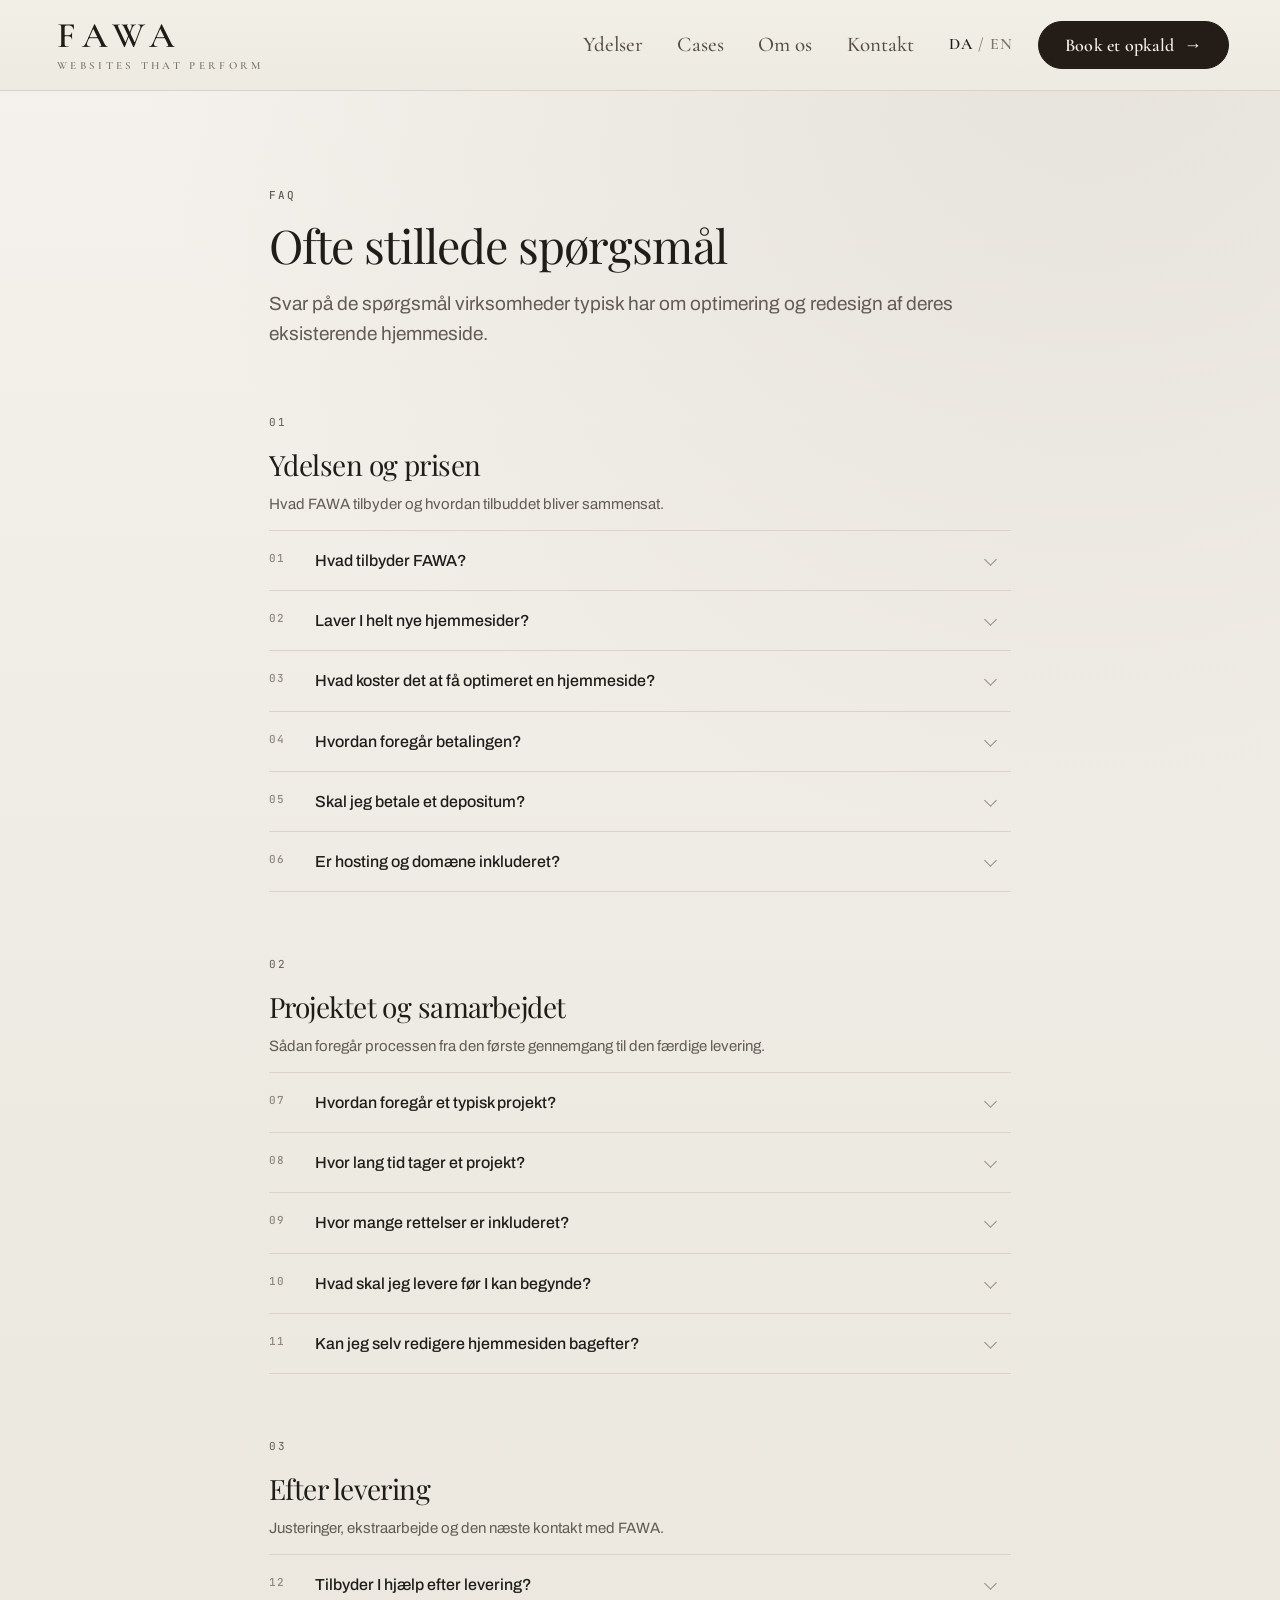
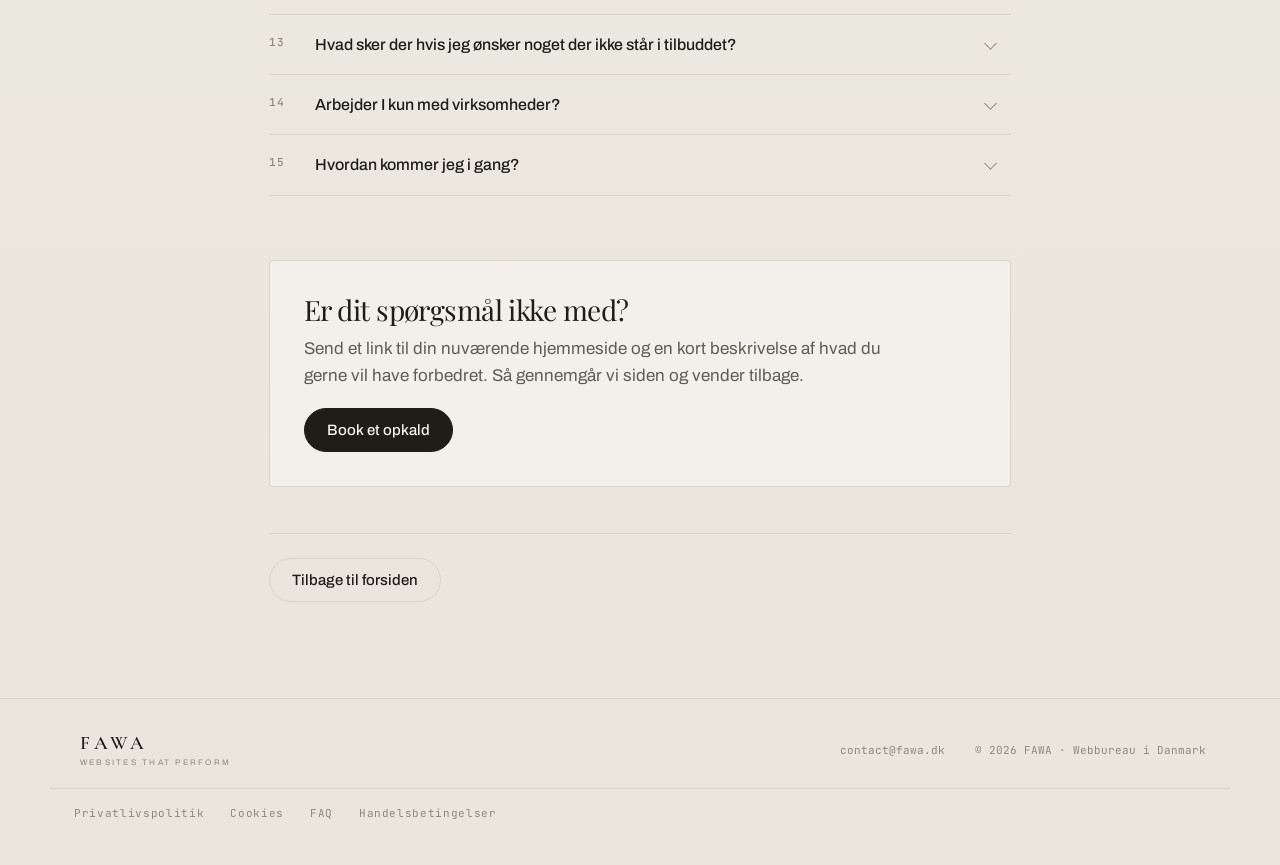
<file: faq/index.html>
<!doctype html>
<html lang="da">
<head>
<meta charset="utf-8">
<meta name="viewport" content="width=device-width, initial-scale=1">
<script>
/* Holder soegemaskiner vaek fra alt andet end det rigtige domaene, for eksempel
   GitHubs midlertidige adresse. Slaar sig selv fra paa fawa.dk. */
(function(){
  var h = location.hostname;
  if (h === "fawa.dk" || h === "www.fawa.dk") return;
  if (document.querySelector('meta[name="robots"]')) return;
  var m = document.createElement("meta");
  m.name = "robots";
  m.content = "noindex, nofollow";
  document.head.appendChild(m);
})();
</script>
<title>Ofte stillede spørgsmål · FAWA</title>
<meta name="description" content="Svar på de spørgsmål virksomheder typisk har om optimering og redesign af deres eksisterende hjemmeside.">
<meta name="theme-color" content="#2E251F">
<link rel="canonical" href="https://fawa.dk/faq/">
<link rel="icon" href="../assets/favicon.ico" sizes="48x48">
<link rel="icon" href="../assets/favicon-192.png" type="image/png" sizes="192x192">
<link rel="icon" href="../assets/favicon-512.png" type="image/png" sizes="512x512">
<link rel="apple-touch-icon" href="../assets/apple-touch-icon.png">
<meta property="og:type" content="website">
<meta property="og:site_name" content="FAWA">
<meta property="og:locale" content="da_DK">
<meta property="og:locale:alternate" content="en_GB">
<meta property="og:url" content="https://fawa.dk/faq/">
<meta property="og:title" content="Ofte stillede spørgsmål · FAWA">
<meta property="og:description" content="Svar på de spørgsmål virksomheder typisk har om optimering og redesign af deres eksisterende hjemmeside.">
<meta property="og:image" content="https://fawa.dk/og.jpg">
<meta property="og:image:width" content="1200">
<meta property="og:image:height" content="630">
<meta property="og:image:alt" content="FAWA · hjemmesider der performer">
<meta name="twitter:card" content="summary_large_image">
<meta name="twitter:title" content="Ofte stillede spørgsmål · FAWA">
<meta name="twitter:description" content="Svar på de spørgsmål virksomheder typisk har om optimering og redesign af deres eksisterende hjemmeside.">
<meta name="twitter:image" content="https://fawa.dk/og.jpg">
<link rel="preload" href="../assets/fonts/cormorant-garamond-latin-wght-normal.woff2" as="font" type="font/woff2" crossorigin>
<link rel="preload" href="../assets/fonts/archivo-latin-wght-normal.woff2" as="font" type="font/woff2" crossorigin>
<link rel="preload" as="image" href="../assets/img/hero.webp" fetchpriority="high">
<link rel="stylesheet" href="../assets/fonts.css">
<script>
(function(){
  var h = document.documentElement;
  h.classList.add("fonts-pending");
  function ready(){ h.classList.remove("fonts-pending"); h.classList.add("fonts-ready"); }
  var t = setTimeout(ready, 1500);
  if (document.fonts && document.fonts.ready) {
    document.fonts.ready.then(function(){ clearTimeout(t); ready(); });
  } else { clearTimeout(t); ready(); }
})();
</script>
<style>
/* ============ tokens ============ */
#app{
  --f-display:"Playfair Display",Georgia,"Times New Roman",serif;
  --f-serif:"Bodoni Moda",Didot,"Times New Roman",serif;
  --f-it:"Cormorant Garamond",Georgia,serif;
  --f-ui:"Archivo","Helvetica Neue",Arial,sans-serif;
  --f-mono:"JetBrains Mono",ui-monospace,"SF Mono",Menlo,monospace;
  --maxw:1180px;
  --s0:1.0625rem;
  --s1:1.1875rem;
  --s2:clamp(1.4rem,1.15rem + .8vw,1.75rem);
  --s3:clamp(1.9rem,1.4rem + 2vw,2.9rem);
  --s4:clamp(2.9rem,1.8rem + 5.2vw,5.8rem);
}
#app[data-mode="dark"]{
  --ink:#F8F5F0;
  --ink-2:#C2B8A8;
  --ink-3:#9A9081;
  --line:#4A3E34;
  --line-soft:#372D25;
  --accent:#DED8CB;
  --surface-2:#352A21;
  --btn-bg:#F6F3ED;
  --btn-fg:#26221B;
  --header-bg:#2A211A;
  --shadow:0 34px 80px -44px rgba(0,0,0,.85);
  background:#332A23;
}
#app[data-mode="light"]{
  --ink:#201D19;
  --ink-2:#615C53;
  --ink-3:#8E887D;
  --line:#DAD4C8;
  --line-soft:#E7E2D8;
  --accent:#4A443B;
  --surface-2:#F7F4EE;
  --btn-bg:#201D19;
  --btn-fg:#F4F1EA;
  --header-bg:#F2EFE9;
  --shadow:0 20px 46px -30px rgba(32,29,25,.34);
  background:
    radial-gradient(120% 55% at 85% 0%, rgba(160,150,134,.16), rgba(160,150,134,0) 62%),
    linear-gradient(180deg,#F4F2EC 0%,#EDEAE2 46%,#E9E5DC 100%);
}
/* light island inside the dark front page */
.on-light{
  --ink:#201D19;
  --ink-2:#615C53;
  --ink-3:#8E887D;
  --line:#DAD4C8;
  --line-soft:#E7E2D8;
  --accent:#4A443B;
  --surface-2:#F7F4EE;
  --btn-bg:#201D19;
  --btn-fg:#F4F1EA;
  --shadow:0 20px 46px -30px rgba(32,29,25,.34);
  color:var(--ink);
}

*{box-sizing:border-box}
[hidden]{display:none!important}
body{margin:0;background:#2A211A}
#app{
  color:var(--ink);font-family:var(--f-ui);font-weight:400;font-size:var(--s0);line-height:1.62;
  -webkit-font-smoothing:antialiased;min-height:100vh;
}
h1,h2,h3{font-family:var(--f-display);font-weight:400;line-height:1.08;letter-spacing:-.02em;text-wrap:balance;margin:0}
h4{font-family:var(--f-ui);font-weight:600;margin:0;letter-spacing:-.01em}
p{margin:0}
img{max-width:100%;display:block}
:focus-visible{outline:2px solid var(--accent);outline-offset:3px;border-radius:2px}
.wrap{max-width:var(--maxw);margin-inline:auto;padding-inline:24px}
.eyebrow{font-family:var(--f-mono);font-size:.6875rem;font-weight:500;letter-spacing:.2em;text-transform:uppercase;color:var(--accent)}
.muted{color:var(--ink-2)}

/* ============ header ============ */
header{
  position:sticky;top:0;z-index:60;
  --ink:#1F1B16;--ink-2:#544E45;--ink-3:#7D766B;--line:#D9D3C6;--line-soft:#E4DFD3;--accent:#4A443B;
  --btn-bg:#241C16;--btn-fg:#F4F1E9;
  background:linear-gradient(180deg,#F2EFE7,#EDEAE1);color:var(--ink);
  border-bottom:1px solid var(--line);
}
.hd{display:flex;align-items:center;gap:18px;height:clamp(88px,7vw,112px);max-width:1420px;padding-inline:clamp(24px,4vw,64px)}
.logo{
  display:flex;flex-direction:column;align-items:flex-start;gap:5px;
  margin-right:auto;padding-right:6px;background:none;border:0;color:var(--ink);cursor:pointer;text-align:left;
}
.logo .wm{font-family:var(--f-it);font-weight:600;font-size:2.25rem;letter-spacing:.2em;line-height:1}
header .logo .tg{font-family:var(--f-it);font-weight:600;font-size:.6875rem;letter-spacing:.3em;color:var(--ink-3)}
.logo .tg{font-family:var(--f-ui);font-weight:400;font-size:.5rem;letter-spacing:.28em;text-transform:uppercase;color:var(--ink-3)}
@media (max-width:560px){.logo .wm{font-size:1.25rem;letter-spacing:.28em}.logo .tg{display:none}}
.menu{display:flex;gap:34px;align-items:baseline}
.menu button,.menu a{
  background:none;border:0;padding:6px 0;cursor:pointer;color:var(--ink-2);
  font-family:var(--f-it);font-size:1.3125rem;font-weight:500;letter-spacing:.005em;
  border-bottom:1px solid transparent;text-decoration:none;display:inline-block;line-height:normal;
}
.menu button:hover,.menu a:hover{color:var(--ink)}
.menu button[aria-current="true"],.menu a[aria-current="true"]{color:var(--ink);border-bottom-color:var(--accent)}
.lang{display:flex;align-items:center;font-family:var(--f-it);font-weight:600;font-size:1rem;letter-spacing:.06em;color:var(--ink-3);margin-inline:12px 2px}
.lang button{background:none;border:0;padding:3px 5px;cursor:pointer;color:var(--ink-3);font:inherit;letter-spacing:inherit}
.lang button[aria-pressed="true"]{color:var(--ink)}
.burger{display:none;background:none;border:1px solid var(--line);border-radius:3px;padding:8px 10px;cursor:pointer;color:var(--ink)}
.burger span{display:block;width:16px;height:1px;background:currentColor;margin:3px 0}
@media (max-width:900px){
  .menu{
    display:none;position:absolute;top:100%;left:0;right:0;flex-direction:column;gap:0;
    background:#EFECE4;border-bottom:1px solid var(--line);padding:8px 24px 18px;
  }
  .menu.open{display:flex}
  .menu button,.menu a{padding:14px 0;border-bottom:1px solid var(--line-soft);text-align:left;font-size:1.375rem;display:block;width:100%}
  .burger{display:block;order:3}
  .hd .btn{display:none}
  .logo{font-size:1.2rem;letter-spacing:.3em}
}

/* ============ buttons ============ */
.btn{
  display:inline-flex;align-items:center;justify-content:center;gap:9px;
  font-family:var(--f-ui);font-size:.9375rem;font-weight:500;
  padding:13px 22px;border-radius:999px;border:1px solid var(--btn-bg);
  background:var(--btn-bg);color:var(--btn-fg);cursor:pointer;
  transition:opacity .18s ease,transform .18s ease;
}
.btn:hover{opacity:.87}
.btn:active{transform:translateY(1px)}
.btn .ar{transition:transform .2s ease}
.btn:hover .ar{transform:translateX(3px)}
.btn-ghost{background:transparent;color:var(--ink);border-color:var(--line)}
.btn-ghost:hover{border-color:var(--ink-3);opacity:1}
.btn-sm{padding:10px 17px;font-size:.8125rem}
header .btn{font-family:var(--f-it);font-weight:600;font-size:1.125rem;letter-spacing:.01em;padding:12px 26px}
.link{
  background:none;border:0;padding:0 0 3px;cursor:pointer;color:var(--ink);
  font-family:var(--f-ui);font-size:.9375rem;font-weight:500;
  display:inline-flex;align-items:center;gap:8px;border-bottom:1px solid var(--accent);
}
.link:hover{color:var(--accent)}

/* ============ pages ============ */
.page{display:none}
.page.active{display:block}
@media (prefers-reduced-motion:no-preference){.page.active{animation:fade .4s ease both}}
@keyframes fade{from{opacity:0;transform:translateY(6px)}to{opacity:1;transform:none}}

.section{padding-block:clamp(56px,7.5vw,100px)}
.section + .section{border-top:1px solid var(--line)}
#page-forside .section + .section{border-top:0}
.sec-head{max-width:660px;margin-bottom:clamp(28px,4vw,46px)}
.sec-head h1,.sec-head h2{font-size:var(--s3);margin-block:14px 16px}
.sec-head p{color:var(--ink-2)}
.sec-head p + p{margin-top:14px}

/* ============ balayage tones (front page) ============ */
.tone-1{background:linear-gradient(180deg,#2E251F 0%,#3A3129 100%)}
.tone-2{background:linear-gradient(180deg,#3A3129 0%,#40362E 100%)}
.tone-3{background:#564A3E;border-top:1px solid #6E6153}
.tone-fade{display:none}
.tone-4{background:#EDEAE2}
.tone-5{background:linear-gradient(180deg,#EDEAE2 0%,#E7E3DA 100%)}

/* ============ hero ============ */
.hero{position:relative;overflow:hidden;padding-block:clamp(56px,8vw,104px) clamp(38px,5vw,60px);min-height:min(86vh,760px);display:flex;align-items:center}
.hero-shot{
  position:absolute;right:0;top:0;bottom:0;width:min(58%,820px);z-index:0;pointer-events:none;
  background-image:none;background-size:cover;background-position:center right;
  -webkit-mask-image:linear-gradient(to right,transparent 0%,#000 46%),linear-gradient(to bottom,#000 62%,transparent 96%);
  -webkit-mask-composite:source-in;
  mask-image:linear-gradient(to right,transparent 0%,#000 46%),linear-gradient(to bottom,#000 62%,transparent 96%);
  mask-composite:intersect;
  animation:shotIn 1.8s cubic-bezier(.22,1,.36,1) .1s both;
}
.hero::after{
  content:"";position:absolute;left:0;right:0;bottom:0;height:34%;z-index:0;pointer-events:none;
  background:linear-gradient(to bottom,rgba(47,37,29,0),rgba(47,37,29,.92) 62%,#2F251D);width:auto;max-width:none;max-height:none;
}
@keyframes shotIn{from{opacity:0;transform:scale(1.05)}to{opacity:1;transform:none}}
@media (max-width:900px){
  .hero-shot{width:100%;opacity:.13;-webkit-mask-image:linear-gradient(to bottom,#000 20%,transparent 88%);mask-image:linear-gradient(to bottom,#000 20%,transparent 88%)}
  .hero{min-height:0}
}
.hero-in{position:relative;z-index:1;width:100%}
.brandmark{
  max-width:min(56%,660px)!important;display:flex;align-items:center;gap:clamp(14px,2.4vw,24px);
  margin-bottom:clamp(30px,4.5vw,52px);flex-wrap:wrap;
}
.bm{
  font-family:var(--f-it);font-weight:600;font-size:clamp(2.8rem,6vw,4.9rem);
  line-height:1;letter-spacing:.2em;padding-right:.2em;color:#FFFDF7;
  text-shadow:0 2px 30px rgba(255,247,230,.12);
}
.bm-rule{flex:1;min-width:40px;height:1px;background:linear-gradient(90deg,rgba(232,222,205,.5),rgba(232,222,205,0))}
.bm-tag{
  font-family:var(--f-ui);font-weight:500;font-size:.6875rem;letter-spacing:.28em;
  text-transform:uppercase;color:var(--ink-3);white-space:nowrap;
}
@media (max-width:900px){
  .brandmark{max-width:100%!important}
}
@media (max-width:700px){
  .bm-rule{display:none}
  .bm-tag{white-space:normal;flex-basis:100%}
  .brandmark{gap:12px}
}
.hero-in > *{max-width:min(52%,620px)}
@media (max-width:900px){.hero-in > *{max-width:100%}}
.hero-foot{
  display:flex!important;max-width:100%!important;align-items:center;justify-content:space-between;gap:28px;flex-wrap:wrap;
  margin-top:clamp(46px,6vw,82px);padding-top:22px;border-top:1px solid var(--line-soft);
}
.scrollhint{display:inline-flex;align-items:center;gap:14px;font-family:var(--f-ui);font-size:.6875rem;letter-spacing:.22em;text-transform:uppercase;color:var(--ink-3)}
.scrollhint i{
  width:34px;height:34px;border:1px solid var(--line);border-radius:50%;display:grid;place-items:center;
  font-style:normal;font-size:.85rem;color:var(--ink-2);
}
@media (prefers-reduced-motion:no-preference){.scrollhint i{animation:nudge 2.6s ease-in-out infinite}}
@keyframes nudge{0%,100%{transform:translateY(0)}50%{transform:translateY(3px)}}
.quote{font-family:var(--f-display);font-style:italic;font-size:.95rem;color:var(--ink-2);border-left:1px solid var(--line);padding-left:20px;max-width:42ch}
@media (max-width:640px){.quote{border-left:0;padding-left:0}}
.hero::before,.hero::after{content:"";position:absolute;pointer-events:none;z-index:0}
.hero::before{
  width:80vw;height:80vw;max-width:980px;max-height:980px;right:-20vw;top:-30vw;
  background:radial-gradient(circle,rgba(255,236,200,.14),rgba(255,236,200,0) 62%);
}
.hero::after{
  width:64vw;height:64vw;max-width:760px;max-height:760px;left:-24vw;bottom:-30vw;
  background:radial-gradient(circle,rgba(255,236,200,.08),rgba(255,236,200,0) 66%);
}
.hero .wrap{position:relative;z-index:1}
.brandmark{display:flex;align-items:center;gap:clamp(14px,3vw,28px);flex-wrap:wrap}
.bm{
  font-family:var(--f-it);font-weight:600;font-size:clamp(3.5rem,12.4vw,8.8rem);
  line-height:1;letter-spacing:.2em;padding-right:.2em;color:#FFFFFF;
}
.bm > span{
  background:none;color:#FFFFFF;-webkit-text-fill-color:#FFFFFF;
}
.bm > span:nth-child(3){margin-left:-.055em}
.logo .wm .kw{font-style:normal;margin-left:-.1em}
.bm-rule{flex:0 0 auto;width:clamp(56px,9vw,150px);height:1px;background:linear-gradient(90deg,rgba(217,210,196,.7),rgba(217,210,196,0))}
.hero .bm{flex:0 0 100%}
.hero .brandmark{row-gap:clamp(10px,1.4vw,18px)}
.hero .tagline{margin:0;font-family:var(--f-ui);font-weight:500;font-size:.6875rem;letter-spacing:.3em;text-transform:uppercase;color:var(--ink-3)}
.hero-grid{display:grid;grid-template-columns:1.25fr .75fr;gap:clamp(30px,6vw,80px);align-items:start}
@media (max-width:900px){.hero-grid{grid-template-columns:1fr;gap:38px;align-items:start}}
.hero h1{text-wrap:normal;font-family:var(--f-it);font-size:clamp(2.7rem,1.8rem + 3.9vw,5.1rem);font-weight:500;line-height:1.02;letter-spacing:-.005em;margin-block:0 26px}
.hero h1 br{display:block}
@media (min-width:700px){.hero h1 .nb{white-space:nowrap}}
.hero-side{margin:0;border-top:1px solid var(--line)}
.hero-side > div{padding-block:15px;border-bottom:1px solid var(--line-soft)}
.hero-side dt{font-family:var(--f-mono);font-size:.625rem;letter-spacing:.18em;text-transform:uppercase;color:var(--ink-3);margin-bottom:6px}
.hero-side dd{margin:0;font-size:.9375rem;color:var(--ink-2)}
.keywords{
  display:flex;flex-wrap:wrap;align-items:center;gap:14px;margin-top:clamp(42px,6vw,74px);
  font-family:var(--f-ui);font-weight:400;font-size:.875rem;color:var(--ink-2);letter-spacing:.01em;
}
.keywords i{font-style:normal;color:var(--ink-3);opacity:.55}
.keywords span:first-child{color:var(--ink);font-weight:500}
.hero h1 i{font-family:inherit;font-style:italic;font-weight:500;color:inherit}
.hero .lede{font-size:1.0625rem;line-height:1.72;color:var(--ink-2)}
.hero-cta{display:flex;flex-wrap:wrap;gap:12px;margin-top:32px}

/* plain-language facts */
.facts{
  display:grid;grid-template-columns:repeat(3,1fr);
  margin-top:clamp(40px,5vw,64px);border-top:1px solid var(--line);
}
.facts > div{padding:26px 26px 4px;border-left:1px solid var(--line);display:flex;flex-direction:column;gap:9px}
.facts > div:first-child{border-left:0;padding-left:0}
.facts h4{font-size:1.15rem}
.facts p{font-size:.9375rem;color:var(--ink-2)}
.facts .k{font-family:var(--f-mono);font-size:.625rem;letter-spacing:.18em;text-transform:uppercase;color:var(--accent)}
@media (max-width:860px){
  .facts{grid-template-columns:1fr}
  .facts > div{border-left:0;border-top:1px solid var(--line-soft);padding:22px 0 0}
  .facts > div:first-child{border-top:0}
}

/* ============ hero med foto ============ */
.hero-photo{min-height:min(92vh,calc(100vw / 1.479));padding-block:clamp(40px,6vw,74px) clamp(30px,4vw,54px);isolation:isolate}
.hero-photo .hero-shot{
  position:absolute;inset:0;width:100%;height:100%;z-index:0;
  background-image:url("../assets/img/hero.webp");
  background-size:cover;background-position:center center;
  -webkit-mask-image:none;mask-image:none;-webkit-mask-composite:source-over;mask-composite:add;
  animation:shotIn 1.9s cubic-bezier(.22,1,.36,1) .05s both;
}
.hero-photo::before,.hero-photo::after{content:"";position:absolute;pointer-events:none;z-index:0;inset:auto;}
.hero-photo::before{
  left:0;top:0;bottom:0;right:0;width:auto;height:auto;max-width:none;max-height:none;
  background:linear-gradient(100deg,rgba(34,26,19,.42) 0%,rgba(34,26,19,.2) 34%,rgba(34,26,19,.04) 58%,rgba(34,26,19,0) 76%);
}
.hero-photo::after{
  display:none;
}
.hero-photo{align-items:stretch}
.hero-photo .hero-in{position:relative;z-index:1;max-width:1420px;padding-inline:clamp(24px,4vw,64px);display:flex;flex-direction:column;flex:1}
.hero-photo .hero-eyebrow{margin-top:clamp(26px,7vh,96px)}
.hero-photo .hero-foot{margin-top:auto;padding-bottom:clamp(2px,1.6vh,22px)}
.hero-photo .hero-in > *{max-width:min(52%,620px)}
@media (max-width:900px){.hero-photo .hero-in > *{max-width:100%}}
.hero-eyebrow{
  margin:0 0 clamp(16px,2vw,24px);font-family:var(--f-ui);font-weight:500;font-size:.6875rem;
  letter-spacing:.34em;text-transform:uppercase;color:rgba(255,252,246,.82);
}
.hero-photo h1{color:#FFFDF8;text-shadow:0 2px 40px rgba(30,23,17,.35)}
.hero-photo .lede{color:rgba(255,252,246,.9);max-width:min(46%,520px)}
@media (max-width:900px){.hero-photo .lede{max-width:100%}}
.hero-photo .btn{--btn-bg:#1E1712;--btn-fg:#F6F2EA;border-color:#1E1712}
.hero-photo .btn-ghost{background:rgba(255,253,248,.06);color:#FFFDF8;border-color:rgba(255,253,248,.55)}
.hero-photo .btn-ghost:hover{border-color:#FFFDF8}
.hero-photo .hero-foot{border-top:0;padding-top:0;align-items:center}
.hero-photo .scrollhint{text-shadow:0 1px 3px rgba(28,21,15,.55),0 2px 22px rgba(28,21,15,.75);color:rgba(255,252,246,.86);flex-direction:row;align-items:center;gap:14px}
.hero-photo .scrollhint i{border-color:rgba(255,252,246,.45);color:rgba(255,252,246,.9)}
.hero-keys{
  text-shadow:0 1px 3px rgba(28,21,15,.55),0 2px 22px rgba(28,21,15,.75);
  margin:0;font-family:var(--f-it);font-weight:500;font-size:clamp(1.05rem,1.6vw,1.375rem);
  letter-spacing:.06em;color:rgba(255,252,246,.92);padding-left:clamp(18px,3vw,38px);
  border-left:1px solid rgba(255,252,246,.4);
}
@media (max-width:760px){
  .hero-photo{min-height:0}
  .hero-photo::before{background:linear-gradient(180deg,rgba(31,24,17,.86) 0%,rgba(31,24,17,.8) 48%,rgba(31,24,17,.84) 100%)}
  .hero-photo .btn-ghost{background:rgba(33,25,18,.42)}
  .hero-photo .hero-shot{background-position:30% 55%}
  .hero-photo .hero-foot{margin-top:40px}
  .hero-photo .hero-eyebrow{margin-top:8px}
  .hero-keys{padding-left:0;border-left:0;border-top:1px solid rgba(255,252,246,.35);padding-top:14px;width:100%}
  .hero-photo .hero-foot{gap:18px}
}

/* ============ intro-sekvens ============ */
@keyframes bmUp{from{opacity:0;transform:translateY(.34em) scale(.985);filter:blur(13px)}to{opacity:1;transform:none;filter:blur(0)}}
@keyframes ruleIn{from{transform:scaleX(0)}to{transform:scaleX(1)}}
@keyframes softIn{from{opacity:0;transform:translateY(16px)}to{opacity:1;transform:none}}
@keyframes wordUp{to{transform:none}}
@keyframes drift{0%,100%{transform:translate3d(0,0,0)}50%{transform:translate3d(-2.5%,2%,0)}}
@keyframes sheen{
  0%{background-position:calc(var(--i) * 33.333%) 50%}
  50%{background-position:calc(var(--i) * 33.333% + 150%) 50%}
  100%{background-position:calc(var(--i) * 33.333%) 50%}
}

.bm > span{display:inline-block;animation:bmUp 1.25s cubic-bezier(.45,.06,.24,1) calc(var(--i) * .17s + .3s) both, sheen 2.2s ease-in-out calc(var(--i) * .12s + 2.3s) 1 both}
.bm-rule{transform-origin:left center;animation:ruleIn 1.2s cubic-bezier(.22,1,.36,1) both;animation-delay:.95s}
.bm-tag{animation:softIn .8s ease both;animation-delay:1.05s}
html.fonts-pending .hero-in{opacity:0}
.hero-in{transition:opacity .25s ease}
html.fonts-ready .hero-eyebrow{animation:softIn .9s ease both;animation-delay:.18s}
html.fonts-ready .hero .lede{animation:softIn .9s ease both;animation-delay:.92s}
html.fonts-ready .hero-cta{animation:softIn .9s ease both;animation-delay:1.08s}
html.fonts-ready .hero-foot{animation:softIn .9s ease both;animation-delay:1.24s}

.hero::before{animation:drift 22s ease-in-out infinite}
.hero::after{animation:drift 28s ease-in-out infinite reverse}

.w{display:inline-block;overflow:hidden;vertical-align:bottom;padding-bottom:.08em;margin-bottom:-.08em}
.w > span{display:inline-block;transform:translateY(118%)}
html.fonts-ready .w > span{animation:wordUp .85s cubic-bezier(.22,1,.36,1) forwards;animation-delay:calc(var(--d) * 1s)}

html.hero-done .w > span,
html.hero-done .hero-eyebrow,
html.hero-done .hero .lede,
html.hero-done .hero-cta,
html.hero-done .hero-foot{animation:none !important;transform:none !important;opacity:1 !important}
html.js-reveal .rv{opacity:0;transform:translateY(20px)}
html.js-reveal .rv.in{opacity:1;transform:none;transition:opacity .9s ease,transform .9s cubic-bezier(.22,1,.36,1);transition-delay:calc(var(--i,0) * .1s)}

@media (prefers-reduced-motion:reduce){
  .bm > span,.bm-rule,.hero .tagline,.facts > div,.hero::before,.hero::after,
  html.fonts-ready .hero-eyebrow,html.fonts-ready .hero .lede,html.fonts-ready .hero-cta,html.fonts-ready .hero-foot{animation:none}
  .bm-rule{transform:scaleX(1)}
  html.fonts-ready .w > span,.w > span{transform:none;animation:none}
  html.js-reveal .rv{opacity:1;transform:none}
}

/* ============ trio ============ */
.trio{
  display:grid;grid-template-columns:repeat(3,1fr);
  max-width:var(--maxw);margin-inline:auto;padding-inline:24px;
  border-block:1px solid var(--line);
}
.trio > div{padding:30px 26px 34px;display:flex;flex-direction:column;gap:12px;border-left:1px solid var(--line)}
.trio > div:first-child{border-left:0;padding-left:0}
.trio h3{font-size:var(--s2)}
.trio p{color:var(--ink-2);font-size:.9875rem}
.trio .n{font-family:var(--f-mono);font-size:.6875rem;color:var(--accent);letter-spacing:.16em}
@media (max-width:860px){
  .trio{grid-template-columns:1fr}
  .trio > div{border-left:0;border-top:1px solid var(--line-soft);padding:26px 0 28px}
  .trio > div:first-child{border-top:0}
}

/* ============ before / after ============ */
.ba{position:relative}
#page-forside .ba{max-width:820px;margin-inline:auto}
.ba-stage{
  position:relative;aspect-ratio:4/3;max-width:100%;overflow:hidden;
  border:1px solid rgba(244,241,234,.14);border-radius:4px;box-shadow:var(--shadow);
  touch-action:pan-y;background:#E3DED3;
}
#app[data-mode="dark"] .ba-stage{background:#3A2F27}
.ba-stage img{position:absolute;inset:0;width:100%;height:100%;object-fit:cover}
.case-card .ba-stage img{object-fit:contain;background:#E9E5DB}
.ba-stage .after-img{clip-path:inset(0 0 0 var(--pos,50%))}
.ba-stage .before-img{clip-path:inset(0 calc(100% - var(--pos,50%)) 0 0)}
.ba-tag{
  position:absolute;top:14px;z-index:3;font-family:var(--f-mono);font-size:.625rem;letter-spacing:.16em;
  text-transform:uppercase;padding:5px 11px;border-radius:999px;
  background:rgba(30,27,23,.74);color:#F4F1EA;border:1px solid rgba(244,241,234,.24);backdrop-filter:blur(4px);
}
.ba-tag.l{left:14px}
.ba-tag.r{right:14px;color:#F4F1EA;border-color:rgba(244,241,234,.4)}
.ba-range{position:absolute;inset:0;width:100%;height:100%;margin:0;opacity:0;cursor:ew-resize;z-index:4;-webkit-appearance:none;appearance:none;background:transparent}
.ba-handle{position:absolute;top:0;bottom:0;left:var(--pos,50%);width:2px;margin-left:-1px;z-index:3;pointer-events:none;background:linear-gradient(180deg,rgba(255,255,255,.25),rgba(255,255,255,.85) 18%,rgba(255,255,255,.85) 82%,rgba(255,255,255,.25));box-shadow:0 0 22px rgba(255,255,255,.45),0 0 2px rgba(0,0,0,.25)}
.ba-handle::after{
  content:"";position:absolute;top:50%;left:50%;transform:translate(-50%,-50%);
  width:58px;height:58px;border-radius:999px;
  background:linear-gradient(145deg,rgba(255,255,255,.34),rgba(255,255,255,.10) 42%,rgba(255,255,255,.26));
  border:1px solid rgba(255,255,255,.55);
  -webkit-backdrop-filter:blur(16px) saturate(190%);backdrop-filter:blur(16px) saturate(190%);
  box-shadow:0 14px 40px rgba(0,0,0,.34),inset 0 1px 0 rgba(255,255,255,.85),inset 0 -10px 22px rgba(255,255,255,.18),inset 0 0 0 1px rgba(255,255,255,.12);
  transition:transform .35s cubic-bezier(.22,1,.36,1),box-shadow .35s ease;
}
.ba:hover .ba-handle::after{transform:translate(-50%,-50%) scale(1.07);box-shadow:0 18px 50px rgba(0,0,0,.4),inset 0 1px 0 rgba(255,255,255,.95),inset 0 -10px 22px rgba(255,255,255,.22)}
.ba-handle::before{
  content:"‹ ›";position:absolute;top:50%;left:50%;transform:translate(-50%,-50%);z-index:2;
  font-family:var(--f-ui);font-size:1rem;color:#fff;letter-spacing:.1em;line-height:1;
  text-shadow:0 1px 10px rgba(0,0,0,.5);
}
.ba-range:focus-visible ~ .ba-handle::after{outline:2px solid var(--accent);outline-offset:3px}
.ba-cap{display:flex;flex-wrap:wrap;justify-content:space-between;gap:10px;margin-top:12px;font-family:var(--f-mono);font-size:.6875rem;color:var(--ink-3)}

.case-split{display:grid;grid-template-columns:1.35fr .65fr;gap:clamp(26px,4vw,52px);align-items:center}
@media (max-width:940px){.case-split{grid-template-columns:1fr}}
.flag{
  display:inline-flex;align-items:center;gap:8px;font-family:var(--f-mono);font-size:.625rem;
  letter-spacing:.16em;text-transform:uppercase;color:var(--accent);
  border:1px solid var(--accent);border-radius:999px;padding:5px 13px;
}
.flag.real{color:var(--btn-fg);background:var(--accent);border-color:var(--accent);font-size:.6875rem;font-weight:500}
.changes{list-style:none;margin:22px 0 0;padding:0}
.changes li{padding-block:13px;border-top:1px solid var(--line-soft);font-size:.9375rem;color:var(--ink-2);line-height:1.55}
.changes .i{font-family:var(--f-mono);font-size:.6875rem;color:var(--accent);padding-top:.3em}.case-top{padding-top:clamp(26px,3.2vw,46px);padding-bottom:clamp(14px,2vw,22px)}.case-head{display:flex;align-items:flex-end;justify-content:space-between;gap:20px;flex-wrap:wrap}.case-head h1{margin:6px 0 0}.reel-tags{list-style:none;display:flex;gap:8px;margin:0;padding:0;flex-wrap:wrap}.reel-tags li{font-family:var(--f-mono);font-size:.625rem;letter-spacing:.16em;text-transform:uppercase;color:var(--ink-3);border:1px solid var(--line);border-radius:999px;padding:6px 13px}.reel-sec{padding:0 0 clamp(18px,2.4vw,30px)}.facts-sec{padding-top:clamp(14px,2vw,26px)}.reel{max-width:920px;margin-inline:auto}.reel-screen{position:relative;border:1px solid var(--line);border-radius:10px;overflow:hidden;background:var(--surface-2);box-shadow:0 40px 90px -46px rgba(32,29,25,.5);transform:perspective(1800px) rotateX(var(--rx,0deg)) rotateY(var(--ry,0deg));transition:transform .6s cubic-bezier(.22,1,.36,1),box-shadow .6s ease,scale .75s cubic-bezier(.22,1,.36,1)}.reel:hover .reel-screen,.reel.is-live .reel-screen{scale:1.032}.reel.is-live .reel-screen{box-shadow:0 54px 110px -44px rgba(32,29,25,.58)}.reel-view{position:relative;aspect-ratio:1500/803;overflow:hidden;background:var(--surface-2)}.reel-shot{position:absolute;inset:0;opacity:0;pointer-events:none;transform:scale(1.035);filter:blur(12px) saturate(1.1);transition:opacity 1.15s cubic-bezier(.4,0,.2,1),transform 1.5s cubic-bezier(.22,1,.36,1),filter 1.15s cubic-bezier(.4,0,.2,1)}.reel-shot.is-on{opacity:1;transform:scale(1);filter:blur(0) saturate(1)}.reel-shot.is-out{opacity:0;transform:scale(.988);filter:blur(9px) saturate(1);transition:opacity 1s cubic-bezier(.4,0,.2,1),transform 1.4s cubic-bezier(.22,1,.36,1),filter 1s cubic-bezier(.4,0,.2,1)}.reel-shot img{display:block;width:100%;height:auto;transform:translateY(0)}.build{position:absolute;left:0;right:0;top:0;z-index:2;pointer-events:none}.build .bl{position:absolute;left:0;top:0;width:100%;height:auto;display:block;opacity:0}.reel.is-live .reel-shot.is-on.has-build .b1{animation:bl1 4s linear}.reel.is-live .reel-shot.is-on.has-build .b2{animation:bl2 4s linear}.reel.is-live .reel-shot.is-on.has-build .b3{animation:bl3 4s linear}.reel.is-live .reel-shot.is-on.has-build > img{animation:blmain 4s linear}@keyframes bl1{0%,68%{opacity:1}78%,100%{opacity:0}}@keyframes bl2{0%,31%{opacity:0}39%,68%{opacity:1}78%,100%{opacity:0}}@keyframes bl3{0%,50%{opacity:0}58%,68%{opacity:1}78%,100%{opacity:0}}@keyframes blmain{0%,68%{opacity:0}78%,100%{opacity:1}}.reel-screen::after{content:"";position:absolute;inset:0;z-index:6;pointer-events:none;border-radius:inherit;box-shadow:inset 0 1px 0 rgba(255,255,255,.5),inset 0 0 90px rgba(32,29,25,.16);background:radial-gradient(135% 95% at 50% 48%,rgba(32,29,25,0) 56%,rgba(32,29,25,.16) 100%)}.reel-grain{position:absolute;inset:0;z-index:5;pointer-events:none;opacity:.055;mix-blend-mode:multiply;background-image:url("data:image/svg+xml,%3Csvg xmlns='http://www.w3.org/2000/svg' width='160' height='160'%3E%3Cfilter id='n'%3E%3CfeTurbulence type='fractalNoise' baseFrequency='.85' numOctaves='2' stitchTiles='stitch'/%3E%3C/filter%3E%3Crect width='160' height='160' filter='url(%23n)' opacity='.55'/%3E%3C/svg%3E");background-size:160px 160px}.reel.is-live .reel-shot:first-child img{animation:kenburns 3.6s cubic-bezier(.22,1,.36,1) both}@keyframes kenburns{from{scale:1.055}to{scale:1}}.reel-shot.is-on.reel-devices{animation:devscene 1.4s cubic-bezier(.22,1,.36,1) both}@keyframes devscene{from{scale:1.035}to{scale:1}}.case-head{transition:opacity .8s ease}.reel-on .case-head{opacity:.4}.reel-on .reel-screen{box-shadow:0 70px 150px -50px rgba(32,29,25,.68)}@media(prefers-reduced-motion:reduce){.reel-grain{display:none}.reel.is-live .reel-shot:first-child img,.reel-shot.is-on.reel-devices{animation:none}.reel-on .case-head{opacity:1}}.reel-sweep{position:absolute;left:0;right:0;top:0;height:190px;z-index:3;pointer-events:none;opacity:0;background:linear-gradient(180deg,rgba(255,255,255,0),rgba(255,255,255,.30) 62%,rgba(255,255,255,.62) 92%,rgba(255,255,255,0))}.reel-sweep.go{animation:sweep 1.25s cubic-bezier(.33,0,.18,1)}@keyframes sweep{0%{opacity:0;transform:translateY(-190px)}22%{opacity:.85}78%{opacity:.5}100%{opacity:0;transform:translateY(100%)}}.reel-devices{position:absolute;inset:0;background:var(--surface-2)}.reel-devices .dev{position:absolute;border:1px solid var(--line);overflow:hidden;background:#fff;opacity:0;transform:translateY(18px)}.reel-devices .dev img{display:block;width:100%;height:auto}.reel-devices .dev-d{left:3%;top:50%;width:72%;border-radius:7px;box-shadow:0 30px 60px -28px rgba(32,29,25,.6);transform:translateY(calc(-50% + 18px))}.reel-devices .dev-t{right:12%;bottom:9%;width:33%;border-radius:10px;box-shadow:0 24px 50px -22px rgba(32,29,25,.55)}.reel-devices .dev-m{right:2.5%;bottom:5%;width:15.5%;border-radius:16px;box-shadow:0 20px 44px -18px rgba(32,29,25,.55)}.reel-shot.is-on.reel-devices .dev-t,.reel-shot.is-on.reel-devices .dev-m{animation:devin .62s cubic-bezier(.22,1,.36,1) forwards}.reel-shot.is-on.reel-devices .dev-d{animation:devind .62s cubic-bezier(.22,1,.36,1) forwards}.reel-shot.is-on.reel-devices .dev-t{animation-delay:.14s}.reel-shot.is-on.reel-devices .dev-m{animation-delay:.28s}@keyframes devin{to{opacity:1;transform:translateY(0)}}@keyframes devind{to{opacity:1;transform:translateY(-50%)}}.reel-rail{display:flex;align-items:center;gap:16px;margin-top:16px;flex-wrap:wrap}.reel-steps{list-style:none;display:flex;gap:2px;margin:0;padding:0;flex-wrap:wrap}.reel-steps button{font-family:var(--f-mono);font-size:.6875rem;letter-spacing:.1em;text-transform:uppercase;color:var(--ink-3);background:none;border:1px solid transparent;border-radius:999px;padding:7px 12px;cursor:pointer;transition:color .25s ease,background .25s ease}.reel-steps button:hover{color:var(--ink)}.reel-steps .is-live button{color:var(--btn-fg);background:var(--btn-bg)}.reel-prog{flex:1 1 80px;min-width:60px;height:1px;background:transparent;position:relative;display:block;overflow:hidden}.reel-prog i{display:none}.reel-url{font-family:var(--f-mono);font-size:.6875rem;color:var(--ink-3);letter-spacing:.03em;white-space:nowrap}.reel-hint{position:absolute;right:12px;bottom:12px;margin:0;z-index:4;font-family:var(--f-mono);font-size:.625rem;letter-spacing:.1em;text-transform:uppercase;color:#F4F1EA;background:rgba(26,22,18,.52);border:1px solid rgba(255,255,255,.18);-webkit-backdrop-filter:blur(8px);backdrop-filter:blur(8px);border-radius:999px;padding:6px 12px;transition:opacity .35s ease}.reel.is-live .reel-hint{opacity:0}.facts{list-style:none;margin:0;padding:0;display:grid;grid-template-columns:repeat(3,1fr);border-block:1px solid var(--line)}.facts li{padding:30px 26px 34px;border-left:1px solid var(--line-soft);display:flex;flex-direction:column;gap:12px}.facts li:first-child{border-left:0;padding-left:0}.facts .n{font-family:var(--f-mono);font-size:.6875rem;letter-spacing:.16em;color:var(--ink-3)}.facts h2{margin:0;font-size:var(--s2)}.case-link{margin-top:26px}.case-link a{color:var(--ink);text-decoration:none;border-bottom:1px solid var(--line);padding-bottom:3px;font-size:1.0625rem}.case-link a:hover{border-color:var(--ink)}@media(max-width:820px){.facts{grid-template-columns:1fr}.facts li{border-left:0;border-top:1px solid var(--line-soft);padding:24px 0 26px}.facts li:first-child{border-top:0}.reel-url{display:none}}@media(prefers-reduced-motion:reduce){.build{display:none}.reel-shot,.reel-shot.is-on,.reel-shot.is-out{transition:none;filter:none;transform:none}.reel-shot img{transition:none!important}.reel-sweep{display:none}.reel-screen{transform:none}.reel-devices .dev{opacity:1;animation:none!important}.reel-devices .dev-d{transform:translateY(-50%)}.reel-devices .dev-t,.reel-devices .dev-m{transform:none}}

/* ============ pricing ============ */
.tiers{display:grid;grid-template-columns:repeat(3,1fr);gap:18px}
@media (max-width:900px){.tiers{grid-template-columns:1fr}}
.tier{
  background:var(--surface-2);border:1px solid var(--line);border-radius:5px;
  padding:28px 26px 30px;display:flex;flex-direction:column;gap:16px;box-shadow:var(--shadow);
}
.tier.feature{border-color:var(--accent)}
.tier .tag{align-self:flex-start;font-family:var(--f-mono);font-size:.625rem;letter-spacing:.14em;text-transform:uppercase;color:var(--accent);border:1px solid var(--accent);border-radius:999px;padding:3px 11px}
.tier h3{font-size:var(--s2)}
.tier .scope{font-family:var(--f-mono);font-size:.75rem;color:var(--ink-3)}.trio-cta{margin-top:26px}
.price{font-family:var(--f-serif);font-weight:400;font-size:2.5rem;line-height:1;letter-spacing:-.01em;font-variant-numeric:tabular-nums;display:flex;align-items:baseline;gap:9px}
.price span{font-family:var(--f-mono);font-size:.75rem;color:var(--ink-3);letter-spacing:.04em}
.price .pre{text-transform:uppercase;letter-spacing:.14em;font-size:.6875rem}
.price span.num{font-family:inherit;font-size:inherit;color:inherit;letter-spacing:inherit;font-variant-numeric:inherit}
.tier ul{list-style:none;margin:0;padding:0;display:flex;flex-direction:column;gap:10px;font-size:.9375rem;color:var(--ink-2)}
.tier li{display:flex;gap:11px;align-items:flex-start;line-height:1.5}
.tier li::before{content:"";width:5px;height:5px;margin-top:.62em;flex:none;background:var(--accent);border-radius:50%}
.tier .btn{margin-top:auto}
.includes p + p{margin-top:12px}
.tier.wide.klip{margin-top:18px;margin-bottom:0}
.info-link{align-self:flex-start;display:inline-flex;align-items:center;gap:8px;
  background:none;border:0;padding:0 0 2px;margin-top:2px;font-family:var(--f-ui);
  font-size:.8125rem;line-height:1.5;color:var(--ink-3);cursor:pointer;text-align:left;
  border-bottom:1px solid var(--line);transition:color .2s}
.info-link::before{content:"?";flex:none;display:inline-grid;place-items:center;
  width:17px;height:17px;border-radius:999px;border:1px solid currentColor;
  font-family:var(--f-mono);font-size:.625rem;line-height:1}
.info-link:hover,.info-link[aria-expanded="true"]{color:var(--ink);border-bottom-color:var(--ink-3)}
.info-panel{grid-column:1/-1;border-top:1px solid var(--line);margin-top:24px;padding-top:24px;gap:10px}
.info-panel[hidden]{display:none}
.info-panel h4{font-family:var(--f-ui);font-weight:600;font-size:.9375rem;color:var(--ink);margin:0}
.info-panel ul{list-style:none;margin:0;padding:0;display:grid;gap:7px}
.info-panel li{position:relative;padding-left:15px;color:var(--ink-2);font-size:.9375rem;line-height:1.6}
.info-panel li::before{content:"";position:absolute;left:0;top:.5em;width:5px;height:5px;border-radius:50%;background:var(--accent)}
.info-panel .cols{display:grid;grid-template-columns:1fr 1fr;gap:clamp(20px,3vw,44px)}
.info-panel .cols > div{display:grid;gap:10px;align-content:start}
.info-panel .foot{color:var(--ink-3);font-size:.875rem;line-height:1.6;margin:0}
@media (max-width:720px){.info-panel .cols{grid-template-columns:1fr;gap:24px}}
.tier.wide .wide-side .klip-price{color:var(--ink);font-size:2.1rem;line-height:1;margin-top:4px;display:flex;align-items:baseline;gap:9px}
.tier.wide .wide-side .klip-price span{color:var(--ink-3);font-family:var(--f-mono);font-size:.75rem;letter-spacing:.04em}
.tier.wide .wide-side .klip-price .pre{text-transform:uppercase;letter-spacing:.14em;font-size:.6875rem}
.tier.wide .wide-side .klip-price span.num{font-family:inherit;font-size:inherit;color:inherit;letter-spacing:inherit}
.tier.wide{display:grid;grid-template-columns:1.3fr .7fr;gap:clamp(20px,3vw,46px);align-items:start;margin-bottom:18px}
.tier.wide > div{display:flex;flex-direction:column;gap:14px}
.tier.wide .wide-side{border-left:1px solid var(--line);padding-left:clamp(18px,2.6vw,34px)}
.tier.wide .wide-side p{color:var(--ink-2);font-size:.9375rem}
.tier.wide .price-note{font-family:var(--f-serif);font-size:1.5rem;color:var(--ink)}
.tier.wide .btn{margin-top:6px;align-self:flex-start}
@media (max-width:820px){.tier.wide{grid-template-columns:1fr}.tier.wide .wide-side{border-left:0;padding-left:0;border-top:1px solid var(--line);padding-top:18px}}
.note{font-family:var(--f-mono);font-size:.75rem;color:var(--ink-3);margin-top:20px;line-height:1.75;max-width:70ch}

/* ============ steps ============ */
.steps{display:grid;grid-template-columns:repeat(4,1fr);border-block:1px solid var(--line)}
.step{padding:26px 24px 30px;display:flex;flex-direction:column;gap:11px;border-left:1px solid var(--line)}
.step:first-child{border-left:0;padding-left:0}
.step .n{font-family:var(--f-mono);font-size:.75rem;color:var(--accent);letter-spacing:.12em}
.step h3{font-size:1.3rem}
.step p{font-size:.9375rem;color:var(--ink-2)}
@media (max-width:940px){
  .steps{grid-template-columns:repeat(2,1fr)}
  .step:nth-child(3){border-left:0;padding-left:0}
  .step:nth-child(n+3){border-top:1px solid var(--line-soft)}
}
@media (max-width:560px){
  .steps{grid-template-columns:1fr}
  .step{border-left:0;padding:24px 0 26px;border-top:1px solid var(--line-soft)}
  .step:first-child{border-top:0}
}

/* ============ mini cards ============ */
.mini{display:grid;grid-template-columns:1fr 1fr;gap:18px;margin-top:26px}
@media (max-width:700px){.mini{grid-template-columns:1fr}}
.mini article{border:1px solid var(--line);border-radius:5px;padding:24px;background:var(--surface-2);display:flex;flex-direction:column;gap:9px;box-shadow:var(--shadow)}
.mini .k{font-family:var(--f-mono);font-size:.6875rem;color:var(--ink-3);letter-spacing:.12em;text-transform:uppercase}
.mini h4{font-size:1.125rem}
.mini p{font-size:.9375rem;color:var(--ink-2)}


/* ---------- demo-cases ---------- */
.cases-grid{display:grid;grid-template-columns:repeat(2,1fr);gap:clamp(30px,3.6vw,52px)}
@media (max-width:820px){.cases-grid{grid-template-columns:1fr}}
.case-card{display:flex;flex-direction:column;gap:16px}
.case-card .ba-stage{box-shadow:0 18px 44px -30px rgba(0,0,0,.6)}
.case-card .ba-tag{top:10px;font-size:.5625rem;padding:3px 8px}
.case-card .ba-tag.l{left:10px}
.case-card .ba-tag.r{right:10px}
.case-card .ba-handle::after{width:34px;height:34px}
.case-card .ba-handle::before{font-size:.8rem}
.case-meta .k{font-family:var(--f-mono);font-size:.625rem;letter-spacing:.16em;text-transform:uppercase;color:var(--ink-3)}
.case-meta h3{font-size:1.4rem;margin-block:9px 9px}
.case-meta p{font-size:.9375rem;color:var(--ink-2);max-width:46ch}
/* ============ people ============ */
.people{display:grid;grid-template-columns:1fr 1fr;gap:clamp(20px,3vw,34px);max-width:620px}
@media (max-width:760px){.people{grid-template-columns:1fr}}
.person{display:block}
.portrait{aspect-ratio:4/5;border:1px solid var(--line);border-radius:5px;background:var(--surface-2);display:grid;place-items:center;overflow:hidden;margin-bottom:18px;box-shadow:var(--shadow)}
.portrait img{width:100%;height:100%;object-fit:cover;display:block}
.portrait span{font-family:var(--f-serif);font-size:1.9rem;letter-spacing:.18em;color:var(--ink-3)}
.avatar{width:64px;height:64px;flex:none;border-radius:50%;border:1px solid var(--line);background:var(--surface-2);color:var(--ink-2);display:grid;place-items:center;font-family:var(--f-serif);font-size:1.15rem;letter-spacing:.08em}
.person h3{font-size:1.35rem}
.person .role{font-family:var(--f-mono);font-size:.6875rem;letter-spacing:.14em;text-transform:uppercase;color:var(--ink-3);margin-block:7px 0}
.person p{font-size:.9375rem;color:var(--ink-2)}
.values{display:grid;grid-template-columns:repeat(3,1fr);border-block:1px solid var(--line);margin-top:32px}
.values > div{padding:26px 24px 28px;display:flex;flex-direction:column;gap:9px;border-left:1px solid var(--line)}
.values > div:first-child{border-left:0;padding-left:0}
.values h4{font-size:1.0625rem}
.values p{font-size:.9375rem;color:var(--ink-2)}
@media (max-width:820px){
  .values{grid-template-columns:1fr}
  .values > div{border-left:0;border-top:1px solid var(--line-soft);padding:24px 0 26px}
  .values > div:first-child{border-top:0}
}

/* ============ contact ============ */
.contact{display:grid;grid-template-columns:.85fr 1.15fr;gap:clamp(28px,4vw,56px);align-items:start}
@media (max-width:900px){.contact{grid-template-columns:1fr}}
.contact-side ul{list-style:none;margin:24px 0 0;padding:0}
.contact-side li{padding-block:13px;border-top:1px solid var(--line-soft);display:flex;gap:14px;font-size:.9375rem;color:var(--ink-2)}
.contact-side li b{font-family:var(--f-mono);font-size:.6875rem;letter-spacing:.12em;text-transform:uppercase;color:var(--ink-3);min-width:84px;padding-top:.3em;font-weight:400}
.contact-side li a{color:inherit;text-decoration:none;border-bottom:1px solid var(--line);transition:border-color .2s,color .2s}
.contact-side li a:hover{color:var(--ink);border-bottom-color:var(--accent)}
.form-err{margin-top:12px;font-size:.875rem;line-height:1.55;color:#8C3B2E;background:#F6E7E2;border:1px solid #E3C7BF;border-radius:3px;padding:12px 14px}
.form-err a{color:inherit;font-weight:500}
#audit-form.sending .btn{opacity:.6;pointer-events:none}
form.audit{background:var(--surface-2);border:1px solid var(--line);border-radius:5px;padding:clamp(22px,3vw,32px);box-shadow:var(--shadow)}
.field{display:flex;flex-direction:column;gap:7px;margin-bottom:16px}
.field label{font-family:var(--f-mono);font-size:.6875rem;letter-spacing:.12em;text-transform:uppercase;color:var(--ink-2)}
.field input,.field textarea{
  font-family:var(--f-ui);font-size:.9375rem;padding:12px 14px;border:1px solid var(--line);
  border-radius:3px;background:#FFFFFF;color:var(--ink);width:100%;
}
.field input::placeholder{color:var(--ink-3)}
.sel{position:relative}
.field select{font-family:var(--f-ui);font-size:.9375rem;padding:12px 38px 12px 14px;border:1px solid var(--line);border-radius:3px;background:#FFFFFF;color:var(--ink);width:100%;appearance:none;-webkit-appearance:none;cursor:pointer}
.sel::after{content:"";position:absolute;right:15px;top:50%;width:7px;height:7px;margin-top:-6px;border-right:1.5px solid var(--ink-2);border-bottom:1.5px solid var(--ink-2);transform:rotate(45deg);pointer-events:none}

.field textarea{resize:vertical;min-height:96px}
.row2{display:grid;grid-template-columns:1fr 1fr;gap:16px}
@media (max-width:540px){.row2{grid-template-columns:1fr}}
.micro{font-family:var(--f-mono);font-size:.6875rem;color:var(--ink-3);margin-top:14px;line-height:1.7}
.done{display:none}
.done h3{font-size:var(--s2);margin-bottom:12px}
.done p{color:var(--ink-2)}
form.audit.sent .fields{display:none}
form.audit.sent .done{display:block}

/* ============ juridiske sider ============ */
.legal{max-width:790px}
.legal h1{font-size:var(--s3);margin-block:16px 18px}
.legal .lede-sm{color:var(--ink-2);font-size:var(--s1);line-height:1.62;max-width:66ch;margin-bottom:22px}
.legal h2{font-family:var(--f-ui);font-weight:600;font-size:1.0625rem;letter-spacing:-.01em;line-height:1.35;margin-block:42px 14px;padding-top:24px;border-top:1px solid var(--line)}
.legal p{color:var(--ink-2);margin-bottom:14px;max-width:72ch}
.legal ul{list-style:none;margin:0 0 18px;padding:0}
.legal ul li{color:var(--ink-2);position:relative;padding-left:20px;margin-bottom:9px;max-width:70ch}
.legal ul li::before{content:"";position:absolute;left:2px;top:.72em;width:5px;height:5px;border-radius:50%;background:var(--accent)}
.legal a{color:var(--ink);text-decoration:underline;text-underline-offset:3px}
.legal .callout{border-left:2px solid var(--accent);padding:2px 0 2px 16px;margin:18px 0 20px;color:var(--ink)}
.legal-meta{display:grid;grid-template-columns:minmax(160px,auto) 1fr;margin:26px 0 8px;border-top:1px solid var(--line)}
.legal-meta dt{font-family:var(--f-mono);font-size:.6875rem;letter-spacing:.12em;text-transform:uppercase;color:var(--ink-3);padding:13px 0;border-bottom:1px solid var(--line)}
.legal-meta dd{margin:0;padding:13px 0;border-bottom:1px solid var(--line);color:var(--ink)}
.legal-note{border:1px solid var(--line);border-radius:3px;padding:12px 14px;margin-bottom:20px;color:var(--ink-2)}
.legal-note:empty{display:none}
.legal-meta + h2{border-top:0;padding-top:0;margin-top:36px}
.ctable-wrap{overflow-x:auto;margin:6px 0 20px;border:1px solid var(--line);border-radius:3px}
.ctable{border-collapse:collapse;width:100%;min-width:620px;font-size:.875rem}
.ctable th{font-family:var(--f-mono);font-size:.625rem;font-weight:500;letter-spacing:.14em;text-transform:uppercase;color:var(--ink-3);text-align:left;padding:12px 14px;border-bottom:1px solid var(--line);white-space:nowrap}
.ctable td{padding:12px 14px;border-bottom:1px solid var(--line);color:var(--ink-2);vertical-align:top}
.ctable tr:last-child td{border-bottom:0}
.ctable td:first-child{color:var(--ink);white-space:nowrap}
.ctable td.mono{font-family:var(--f-mono);font-size:.8125rem;color:var(--ink);white-space:nowrap}

mark.todo{background:#EFE0C4;color:#5A431C;padding:2px 7px;border-radius:2px;font-family:var(--f-mono);font-size:.75rem;letter-spacing:.04em;line-height:1.9;white-space:nowrap}
.legal-foot{margin-top:46px;padding-top:24px;border-top:1px solid var(--line)}
@media (max-width:560px){.legal-meta{grid-template-columns:1fr}.legal-meta dt{padding-bottom:0;border-bottom:0}}

/* ============ faq ============ */
.faq{counter-reset:q}
.faq-group{margin-top:clamp(40px,5vw,64px)}
.faq-num{font-family:var(--f-mono);font-size:.6875rem;letter-spacing:.2em;color:var(--ink-3);margin-bottom:10px}
.faq-group h2{border-top:0;padding-top:0;margin-block:0 8px;font-family:var(--f-display);font-weight:400;font-size:var(--s2);letter-spacing:-.02em}
.faq-sub{color:var(--ink-3);margin-bottom:18px;font-size:.9375rem}
.faq-list{border-top:1px solid var(--line)}
.faq details{border-bottom:1px solid var(--line)}
.faq summary{
  list-style:none;cursor:pointer;display:block;position:relative;
  padding:18px 54px 18px 46px;font-weight:500;color:var(--ink);font-size:1rem;line-height:1.45;
  transition:color .2s ease;
}
.faq summary::-webkit-details-marker{display:none}
.faq summary::before{
  counter-increment:q;content:counter(q,decimal-leading-zero);
  position:absolute;left:0;top:20px;font-family:var(--f-mono);font-size:.6875rem;color:var(--ink-3);letter-spacing:.06em;
}
.faq summary::after{
  content:"";position:absolute;right:16px;top:24px;width:8px;height:8px;
  border-right:1.5px solid var(--ink-3);border-bottom:1.5px solid var(--ink-3);
  transform:rotate(45deg);transition:transform .25s ease,border-color .2s ease;
}
.faq details[open] summary::after{transform:rotate(-135deg);border-color:var(--ink)}
.faq summary:hover{color:var(--accent)}
.faq summary:focus-visible{outline:2px solid var(--accent);outline-offset:3px}
.faq .faq-a{padding:0 54px 20px 46px}
.faq .faq-a p{color:var(--ink-2);margin:0;max-width:68ch}
@media (prefers-reduced-motion:no-preference){.faq details[open] .faq-a{animation:faqIn .32s ease both}}
@keyframes faqIn{from{opacity:0;transform:translateY(-4px)}to{opacity:1;transform:none}}
.faq-cta{margin-top:clamp(44px,5vw,66px);padding:clamp(24px,3vw,34px);border:1px solid var(--line);border-radius:4px;background:rgba(255,255,255,.4)}
.faq-cta h3{font-size:var(--s2);margin-bottom:10px}
.faq-cta p{color:var(--ink-2);margin-bottom:18px;max-width:58ch}
@media (max-width:560px){.faq summary{padding:16px 40px 16px 38px}.faq .faq-a{padding:0 12px 18px 38px}}

/* ============ cta band + footer ============ */
.band{padding-block:clamp(48px,6vw,84px)}
.section + .band{border-top:1px solid var(--line)}
#page-forside .band{border-top:0}
.band-in{display:flex;flex-wrap:wrap;gap:26px;align-items:center;justify-content:space-between}
.band h2{font-size:var(--s3);max-width:18ch}
footer{
  --ink:#201D19;--ink-2:#615C53;--ink-3:#8E887D;--line:#DAD4C8;--accent:#4A443B;
  background:#EAE6DE;color:var(--ink);border-top:1px solid var(--line);padding-block:34px 42px;
}
.foot{display:flex;flex-wrap:wrap;gap:16px 30px;align-items:center}
.foot .logo{margin-right:auto;color:var(--ink)}
.foot .logo .wm{font-size:1.2rem}
.foot small{font-family:var(--f-mono);font-size:.6875rem;color:var(--ink-3)}
.foot-links{display:flex;flex-wrap:wrap;gap:10px 26px;margin-top:20px;padding-top:16px;border-top:1px solid var(--line)}
.foot-links a{font-family:var(--f-mono);font-size:.6875rem;letter-spacing:.06em;color:var(--ink-3);text-decoration:none}
.foot-links a:hover{color:var(--ink);text-decoration:underline;text-underline-offset:3px}

.hero-photo .hero-shot{scale:var(--hz,1)}.hero-photo .hero-in{translate:0 var(--hy,0px);opacity:var(--ho,1)}.hero-screen{position:absolute;left:0;top:0;width:1000px;height:700px;transform-origin:0 0;z-index:0;pointer-events:none;opacity:0;transition:opacity .45s ease}.hero-screen.on{opacity:1}.scr-win{position:absolute;inset:0;overflow:hidden;border-radius:9px/7px;background:#17120F}.scr-page{display:block;width:100%;height:auto;filter:brightness(.95) contrast(1.03);animation:scrPan 110s linear infinite}@keyframes scrPan{0%,1.2%{transform:translateY(0)}1.2%,63%{animation-timing-function:cubic-bezier(.4,0,.5,1)}63%,70%{transform:translateY(calc(700px - 100%))}87%,100%{transform:translateY(0)}}@media(max-width:1000px){.hero-screen{display:none}}@media(prefers-reduced-motion:reduce){.scr-page{animation:none}}.hero-scrim{position:absolute;inset:0;z-index:0;pointer-events:none;background:linear-gradient(90deg,rgba(28,21,15,.58) 0%,rgba(28,21,15,.40) 26%,rgba(28,21,15,.10) 44%,rgba(28,21,15,0) 53%),linear-gradient(180deg,rgba(28,21,15,.30) 0%,rgba(28,21,15,0) 26%,rgba(28,21,15,0) 80%,rgba(28,21,15,.32) 100%)}.hero-warm{position:absolute;inset:0;z-index:1;pointer-events:none;background:linear-gradient(104deg,rgba(255,198,126,.05) 8%,rgba(255,196,120,.12) 34%,rgba(255,186,110,.04) 48%,rgba(255,186,110,0) 56%),radial-gradient(40% 46% at 30% 10%,rgba(255,210,150,.10),rgba(255,210,150,0) 72%)}.hero-photo .hero-shot{filter:none}.hero-grain{position:absolute;inset:0;z-index:1;pointer-events:none;opacity:.05;background-image:url("data:image/svg+xml,%3Csvg xmlns='http://www.w3.org/2000/svg' width='160' height='160'%3E%3Cfilter id='n'%3E%3CfeTurbulence type='fractalNoise' baseFrequency='.85' numOctaves='2' stitchTiles='stitch'/%3E%3C/filter%3E%3Crect width='160' height='160' filter='url(%23n)' opacity='.55'/%3E%3C/svg%3E");background-size:150px 150px}.hero-cta .btn{transition:transform .55s cubic-bezier(.22,1,.36,1),background .3s ease,color .3s ease,border-color .3s ease}.hero-cta .btn .ar{transition:transform .6s cubic-bezier(.22,1,.36,1)}@media(prefers-reduced-motion:reduce){.hero-light,.hero-grain{display:none}.hero-photo .hero-shot,.hero-photo .hero-in{transform:none;scale:1;translate:none;opacity:1;transition:none}}
/* Mens videoen koerer, traeder resten af siden tilbage, saa den er i fokus. */
header,#page-cases > .case-top,#page-cases > .case-sub,#page-cases > .ds-sec,#page-cases > .band,footer{transition:filter .45s ease,opacity .45s ease}
.reel-on header,.reel-on #page-cases > .case-top,.reel-on #page-cases > .case-sub,.reel-on #page-cases > .ds-sec,.reel-on #page-cases > .band,.reel-on footer{filter:blur(6px);opacity:.4}
@media(prefers-reduced-motion:reduce){.reel-on header,.reel-on #page-cases > .case-top,.reel-on #page-cases > .case-sub,.reel-on #page-cases > .ds-sec,.reel-on #page-cases > .band,.reel-on footer{filter:none;opacity:.55}}

/* Underlinje i CTA-baandet, samme skrift og stoerrelse som trin-overskrifterne. */
.band-sub{margin:14px 0 0;max-width:40ch;font-family:var(--f-display);font-weight:400;font-size:1.3rem;line-height:1.3;letter-spacing:-.01em;color:var(--ink-2)}
@media(max-width:560px){.band-sub{font-size:1.15rem;margin-top:11px}}

/* Forsiden staar lidt taettere end de oevrige sider. */
#page-forside .section{padding-block:clamp(44px,5.4vw,72px)}
#page-forside .band{padding-block:clamp(40px,4.6vw,62px)}
#page-forside .sec-head{margin-bottom:clamp(24px,3.2vw,38px)}
#page-cases .case-sub{padding-top:clamp(10px,1.4vw,18px);padding-bottom:clamp(12px,1.8vw,20px)}#page-cases .case-head h2{margin:0}#page-cases .ds-sec{padding-top:clamp(40px,5vw,72px)}#page-cases .ds-head{align-items:flex-end;margin-bottom:clamp(20px,2.6vw,32px);max-width:920px;margin-inline:auto}#page-cases .ds-head > div{max-width:46ch}#page-cases .ds-head p{margin:10px 0 0}#page-cases .ba{max-width:920px;margin-inline:auto}</style>

<script>window.__PAGE__="faq";window.__META__={"forside": {"da": ["FAWA · Hjemmesider der performer", "FAWA optimerer eksisterende hjemmesider, så de bliver hurtigere, tydeligere og konverterer bedre. Design, struktur og tekst med udgangspunkt i, hvad der skaber kunder."], "en": ["FAWA · Websites that perform", "FAWA optimises existing websites so they load faster, read clearer and convert better. Design, structure and copy built around what actually brings in customers."]}, "ydelser": {"da": ["Ydelser og priser · FAWA", "Fast pris, aftalt inden vi går i gang. Vi optimerer den hjemmeside I har · prisen afhænger alene af hvor mange sider hjemmesiden har. Fra 4.995 kr."], "en": ["Services and prices · FAWA", "A fixed price, agreed before we start. We optimise the website you already have · the price depends only on how many pages it has. From 4,995 DKK."]}, "cases": {"da": ["Cases · FAWA", "Larsen & Uldbjerg: fra tom side til ny hjemmeside. Hold musen over og se hele hjemmesiden, side for side."], "en": ["Cases · FAWA", "Larsen & Uldbjerg: from an empty page to a new website. Hover to see the whole site, page by page."]}, "om": {"da": ["Om FAWA: to faste ansigter fra start til levering", "FAWA er et dansk webbureau drevet af Melissa og Sofia. Ingen projektledere eller underleverandører. I taler med de samme to mennesker hele vejen."], "en": ["About FAWA: two people, start to delivery", "FAWA is a Danish web studio run by Melissa and Sofia. No project managers or subcontractors. You talk to the same two people throughout."]}, "kontakt": {"da": ["Kontakt FAWA", "Skriv til os, så finder vi et tidspunkt til et kort opkald. Vi kigger på jeres hjemmeside inden, så vi har noget konkret at tale om. I forpligter jer ikke til noget."], "en": ["Contact FAWA", "Write to us and we'll find a time for a short call. We look at your website beforehand, so we have something concrete to talk about. You commit to nothing."]}, "privatliv": {"da": ["Privatlivspolitik · FAWA", "Sådan indsamler, bruger, opbevarer og beskytter FAWA personoplysninger på fawa.dk."], "en": ["Privacy policy · FAWA", "How FAWA collects, uses, stores and protects personal data on fawa.dk."]}, "cookies": {"da": ["Cookiepolitik · FAWA", "fawa.dk sætter ingen cookies og bruger hverken statistik eller markedsføring. Se den fulde oversigt over lagring på siden."], "en": ["Cookie policy · FAWA", "fawa.dk sets no cookies and uses neither analytics nor marketing. See the full overview of storage on the site."]}, "faq": {"da": ["Ofte stillede spørgsmål · FAWA", "Svar på de spørgsmål virksomheder typisk har om optimering og redesign af deres eksisterende hjemmeside."], "en": ["Frequently asked questions · FAWA", "Answers to the questions companies usually have about optimising and redesigning an existing website."]}, "vilkaar": {"da": ["Handelsbetingelser · FAWA", "FAWAs handelsbetingelser for erhvervskunder om optimering og redesign af eksisterende hjemmesider."], "en": ["Terms of business · FAWA", "FAWA's terms of business for business customers on optimising and redesigning existing websites."]}};</script>
</head>
<body>
<div id="app" data-mode="dark">

<header>
  <div class="wrap hd">
    <button class="logo" data-go="forside" aria-label="FAWA · forside"><span class="wm">FA<i class="kw">W</i>A</span><span class="tg" data-i18n="brand.tag">Websites that perform</span></button>
    <nav class="menu" id="menu">
      <a href="../ydelser/" data-go="ydelser" data-i18n="n.services">Ydelser</a>
      <a href="../cases/" data-go="cases" data-i18n="n.cases">Cases</a>
      <a href="../om/" data-go="om" data-i18n="n.about">Om os</a>
      <a href="../kontakt/" data-go="kontakt" data-i18n="n.contact">Kontakt</a>
    </nav>
    <div class="lang">
      <button id="lang-da" type="button" aria-pressed="true">DA</button>/<button id="lang-en" type="button" aria-pressed="false">EN</button>
    </div>
    <button class="btn btn-sm" data-go="kontakt"><span data-i18n="cta.free">Book et opkald</span> <span class="ar">→</span></button>
    <button class="burger" id="burger" aria-label="Menu" aria-expanded="false"><span></span><span></span><span></span></button>
  </div>
</header>

<main>

<!-- ============================ FORSIDE ============================ -->
<div class="page active" id="page-forside">

  <section class="hero tone-1 hero-photo">
    <div class="hero-shot" aria-hidden="true"><div class="hero-screen" aria-hidden="true"><div class="scr-win"><img class="scr-page" decoding="async" src="../assets/img/skaerm.webp" alt=""></div></div></div>
    
    
    
    <span class="hero-scrim" aria-hidden="true"></span>
    <span class="hero-warm" aria-hidden="true"></span>
    
    <span class="hero-grain" aria-hidden="true"></span>
    <div class="wrap hero-in">
      <p class="hero-eyebrow" data-i18n="brand.tag">Websites that perform</p>
      <h1 data-i18n="h.h1">Hjemmesider<br><span class="nb">der <i>performer</i></span></h1>
      <p class="lede" data-i18n="h.lede">Vi hjælper virksomheder med at optimere deres hjemmesider og omsætte besøgende til kunder. Det sker gennem skarpere budskaber, kompromisløst design og en tydelig vej til kontakt.</p>
      <div class="hero-cta">
        <button class="btn" data-go="kontakt"><span data-i18n="cta.free">Book et opkald</span> <span class="ar">→</span></button>
        <button class="btn btn-ghost" data-go="cases" data-i18n="h.seecases">Se vores arbejde</button>
      </div>
      <div class="hero-foot">
        <span class="scrollhint"><i>↓</i> <span data-i18n="h.scroll">Scroll for at udforske</span></span>
        <p class="hero-keys" data-i18n="h.tagline">Strategi · Design · Optimering</p>
      </div>
    </div>
  </section>

  <section class="section tone-2">
    <div class="wrap sec-head rv">
      <h2 data-i18n="h.o.h2">Tre ting vi kan tage os af</h2>
    </div>
    <div class="trio">
      <div class="rv">
        <h3 data-i18n="h.o1h">Optimering af jeres hjemmeside</h3>
        <p data-i18n="h.o1p">Vi går hele siden igennem og bygger den om. Tekster, opbygning, farver, billeder og knapper.</p>
      </div>
      <div class="rv">
        <h3 data-i18n="h.o2h">Ny hjemmeside</h3>
        <p data-i18n="h.o2p">Skal der bygges en ny side, tager vi udgangspunkt i jeres idéer. Har I ingen, laver vi et oplæg til brand og udtryk.</p>
      </div>
      <div class="rv">
        <h3 data-i18n="h.o3h">Ændringer efter levering</h3>
        <p data-i18n="h.o3p">Skal en tekst rettes eller et billede skiftes senere, laver vi det løbende.</p>
      </div>
    </div>
    <div class="wrap rv">
      <p class="trio-cta"><button class="link" data-go="ydelser"><span data-i18n="h.o.link">Se ydelser og priser</span> <span class="ar">→</span></button></p>
    </div>
  </section>

  <section class="section tone-3">
    <div class="wrap">
      <div class="sec-head rv">
        <span class="flag real" data-i18n="h.c.flag">Rigtig kunde</span>
        <h2 style="margin-top:16px" data-i18n="h.c.h2">Larsen &amp; Uldbjerg: fra tom side til ny hjemmeside</h2>
        <p data-i18n="h.c.p">Malerfirmaet havde et domæne, men der lå kun en vedligeholdelsesside bag det.</p>
      </div>
      <div class="ba rv" data-ba>
        <div class="ba-stage glass" style="--pos:50%;aspect-ratio:1500/803">
          <img class="after-img" decoding="async" loading="lazy" src="../assets/img/lu-efter.webp" alt="Larsen &amp; Uldbjergs nye forside: en maler i arbejde, telefonnummer og tilbudsknap øverst">
          <img class="before-img" decoding="async" loading="lazy" src="../assets/img/lu-foer.webp" alt="Larsen &amp; Uldbjerg før: en vedligeholdelsesside med beskeden om at siden snart er klar">
          <span class="ba-tag l" data-i18n="c.before">Før</span>
          <span class="ba-tag r" data-i18n="c.after">Efter</span>
          <input class="ba-range" type="range" min="0" max="100" value="50" aria-label="Træk for at sammenligne før og efter">
          <span class="ba-handle" aria-hidden="true"></span>
        </div>
        <div class="ba-cap">
          <span data-i18n="c.drag">Træk i midten for at sammenligne</span>
          <span data-i18n="lu.cap">Forside</span>
        </div>
      </div>
      <p style="margin-top:22px"><button class="link" data-go="cases"><span data-i18n="h.c.link">Se vores cases</span> <span class="ar">→</span></button></p>
    </div>
  </section>

  <section class="section tone-4 on-light">
    <div class="wrap sec-head rv">
      <p class="eyebrow" data-i18n="p.eyebrow">Sådan foregår det</p>
      <h2 data-i18n="p.h2">Fire skridt i den rækkefølge</h2>
      <p data-i18n="p.p">I ved hele vejen hvad der sker, hvad det koster og hvornår I hører fra os igen.</p>
    </div>
    <div class="wrap">
      <div class="steps">
        <div class="step rv"><span class="n">01</span><h3 data-i18n="p.1h">Uforpligtende telefonopkald</h3><p data-i18n="p.1p">Vi gennemgår jeres hjemmeside og ringer jer op så vi kan tale den igennem. Helt uforpligtende.</p></div>
        <div class="step rv"><span class="n">02</span><h3 data-i18n="p.2h">Møde og forslag</h3><p data-i18n="p.2p">Til mødet har vi lavet en grundig gennemgang af siden med konkrete forslag, fast pris og deadline.</p></div>
        <div class="step rv"><span class="n">03</span><h3 data-i18n="p.3h">Udførelse</h3><p data-i18n="p.3p">Vi får adgang til jeres hjemmeside og bygger den om derfra så I kan følge med undervejs hvis I ønsker det. Kommer der ønsker til noget mens vi arbejder, tager vi det med.</p></div>
        <div class="step rv"><span class="n">04</span><h3 data-i18n="p.4h">Efter levering</h3><p data-i18n="p.4p">I kan tilkøbe mulighed for ekstra justeringer hvis I senere får ønsker til noget der skal ændres eller tilføjes.</p></div>
      </div>
    </div>
  </section>

  <section class="band tone-5 on-light">
    <div class="wrap band-in">
      <div class="band-copy">
        <h2 data-i18n="band.h">Skal vi kigge på jeres hjemmeside sammen?</h2>
        <p class="band-sub" data-i18n="band.sub">Book et uforpligtende opkald</p>
      </div>
      <button class="btn" data-go="kontakt"><span data-i18n="cta.free">Book et opkald</span> <span class="ar">→</span></button>
    </div>
  </section>
</div>

<!-- ============================ YDELSER ============================ -->
<div class="page" id="page-ydelser">
  <section class="section">
    <div class="wrap">
      <div class="sec-head">
        <p class="eyebrow" data-i18n="y.eyebrow">Ydelser og priser</p>
        <h1 data-i18n="y.h2">Fast pris, aftalt inden vi går i gang</h1>
        <p data-i18n="y.p">Vi optimerer den hjemmeside I har. Prisen afhænger alene af hvor mange sider hjemmesiden har, og den aftales inden vi går i gang. Ikke en timepris der vokser undervejs.</p>
      </div>
      <div class="tier feature wide includes">
        <div>
          <span class="tag" data-i18n="y.inctag">Det samme i alle pakker</span>
          <h3 data-i18n="y.inch">En fuld gennemgang af jeres nuværende hjemmeside</h3>
          <p data-i18n="y.incp1">Vi går hele siden igennem og bygger den om så den er til at forstå og handle på. Layout og opbygning, alle tekster, skrifttyper, farver, billeder, knapper og rækkefølgen på siderne. Det hele bliver gennemgået og rettet, ikke kun forsiden.</p>
          <p data-i18n="y.incp2">Pakkerne indeholder præcis det samme arbejde. Det eneste der adskiller dem, er hvor mange sider jeres hjemmeside har.</p>
        </div>
        <div class="wide-side">
          <p class="price-note" data-i18n="y.incprice">Kun optimering</p>
          <p data-i18n="y.incp3">Vi arbejder på den hjemmeside I har i forvejen. Domæne, hosting og andre abonnementer er ikke en del af det vi leverer. De bliver hvor de er.</p>
          <button class="btn" data-go="kontakt"><span data-i18n="cta.free">Book et opkald</span> <span class="ar">→</span></button>
        </div>
      </div>

      <div class="tiers">
        <div class="tier">
          <h3 data-i18n="y.t1h">Mindre hjemmeside</h3>
          <p class="scope" data-i18n="y.t1s">Op til 4 sider</p>
          <p class="price"><span class="pre" data-i18n="y.from">Fra</span> <span class="num" data-i18n="y.n1">4.995</span> <span data-i18n="y.cur">kr.</span></p>
          <button class="btn btn-ghost" data-go="kontakt" data-i18n="y.btn">Få et tilbud</button>
        </div>
        <div class="tier">
          <h3 data-i18n="y.t2h">Standard hjemmeside</h3>
          <p class="scope" data-i18n="y.t2s">5–9 sider</p>
          <p class="price"><span class="pre" data-i18n="y.from">Fra</span> <span class="num" data-i18n="y.n2">7.495</span> <span data-i18n="y.cur">kr.</span></p>
          <button class="btn" data-go="kontakt" data-i18n="y.btn">Få et tilbud</button>
        </div>
        <div class="tier">
          <h3 data-i18n="y.t3h">Stor hjemmeside</h3>
          <p class="scope" data-i18n="y.t3s">10+ sider</p>
          <p class="price"><span class="pre" data-i18n="y.from">Fra</span> <span class="num" data-i18n="y.n3">9.995</span> <span data-i18n="y.cur">kr.</span></p>
          <button class="btn btn-ghost" data-go="kontakt" data-i18n="y.btn">Få et tilbud</button>
        </div>
      </div>

      <div class="tier feature wide klip">
        <div>
          <span class="tag" data-i18n="y.kliptag">Tilkøb</span>
          <h3 data-i18n="y.kliph">Klippekort til ændringer</h3>
          <p data-i18n="y.klipp">Fem ændringer på jeres hjemmeside som I bruger når I har brug for dem. Skriv til os når noget skal rettes, for eksempel en ny tekst, et nyt billede eller en pris der er ændret, så trækker vi én fra kortet. Kortet udløber ikke.</p>
        </div>
        <div class="wide-side">
          <p class="price-note" data-i18n="y.klipcount">5 ændringer</p>
          <p class="price klip-price"><span class="pre" data-i18n="y.klipfrom">Samlet</span> <span class="num" data-i18n="y.n4">1.495</span> <span data-i18n="y.cur">kr.</span></p>
          <button class="info-link" type="button" id="klip-trigger" aria-expanded="false" aria-controls="klip-def" data-i18n="y.klipinfo">Hvad tæller som en ændring?</button>
          <button class="btn btn-ghost" data-go="kontakt" data-i18n="y.btn">Få et tilbud</button>
        </div>
        <div class="info-panel" id="klip-def" hidden>
          <div class="cols">
            <div>
              <h4 data-i18n="y.defja">Det tæller som én ændring</h4>
              <ul>
                <li data-i18n="y.defja1">En tekst der skal rettes eller skrives om</li>
                <li data-i18n="y.defja2">Et billede der skal skiftes ud</li>
                <li data-i18n="y.defja3">En pris, en åbningstid eller en kontaktoplysning der skal opdateres</li>
                <li data-i18n="y.defja4">Et punkt der skal tilføjes eller fjernes i en liste eller i menuen</li>
              </ul>
            </div>
            <div>
              <h4 data-i18n="y.defnej">Det er ikke et klip</h4>
              <ul>
                <li data-i18n="y.defnej1">Nye sider aftaler vi særskilt</li>
                <li data-i18n="y.defnej2">Et nyt design eller en ny opbygning af en side</li>
                <li data-i18n="y.defnej3">Nye funktioner, for eksempel booking eller webshop</li>
              </ul>
            </div>
          </div>
          <p class="foot" data-i18n="y.deffoot">Hænger flere små rettelser sammen, for eksempel tre tekster på den samme side, tæller vi det som ét klip. Er vi i tvivl, spørger vi jer inden vi trækker det.</p>
        </div>
      </div>
      <p class="note" data-i18n="y.note">Alle priser er ekskl. moms. Den endelige pris aftales når vi har været siden igennem. Så ved I præcis hvad den lyder på inden vi går i gang. Ekstra justeringer efter levering kan tilkøbes og indgår ikke i priserne.</p>
    </div>
  </section>

  <section class="section">
    <div class="wrap sec-head">
      <p class="eyebrow" data-i18n="y.f.eyebrow">Det vi hjælper med</p>
      <h2 data-i18n="y.f.h2">Hvad en gennemgang gør ved jeres hjemmeside</h2>
      <p data-i18n="y.f.p">Vi arbejder på tre ting hver gang vi tager fat i en hjemmeside: udtrykket, budskabet og vejen til at tage kontakt.</p>
    </div>
    <div class="trio">
      <div><span class="n">01</span><h3 data-i18n="y.f1h">Et skarpere udtryk</h3><p data-i18n="y.f1p">Vi opdaterer design, farver, skrifttyper og billeder så hjemmesiden er behagelig at se på og signalerer den kvalitet I leverer.</p></div>
      <div><span class="n">02</span><h3 data-i18n="y.f2h">Et tydeligt budskab</h3><p data-i18n="y.f2p">Vi sætter teksten op så det med det samme står klart hvad I sælger, hvem det er til og hvorfor man skal vælge jer.</p></div>
      <div><span class="n">03</span><h3 data-i18n="y.f3h">En kortere vej til kontakt</h3><p data-i18n="y.f3p">Vi rydder op i opbygning, knapper og formularer, også på mobil, så de besøgende nemt finder frem til jer når de er klar.</p></div>
    </div>
  </section>

  <section class="band">
    <div class="wrap band-in">
      <div class="band-copy">
        <h2 data-i18n="band.h">Skal vi kigge på jeres hjemmeside sammen?</h2>
        <p class="band-sub" data-i18n="band.sub">Book et uforpligtende opkald</p>
      </div>
      <button class="btn" data-go="kontakt"><span data-i18n="cta.free">Book et opkald</span> <span class="ar">→</span></button>
    </div>
  </section>
</div>

<!-- ============================ CASES ============================ -->
<div class="page" id="page-cases">

  <section class="section case-top">
    <div class="wrap case-head">
      <div>
        <p class="eyebrow" data-i18n="c.eyebrow">Cases</p>
        <h1 data-i18n="c.h1">Rigtige kunder</h1>
      </div>
    </div>
  </section>

  <section class="case-sub">
    <div class="wrap case-head">
      <div>
        <h2 data-i18n="lu.h2">Larsen &amp; Uldbjerg</h2>
      </div>
      <ul class="reel-tags">
        <li data-i18n="lu.t1">Hjemmeside</li>
        <li data-i18n="lu.t2">Design</li>
        <li data-i18n="lu.t3">Udvikling</li>
      </ul>
    </div>
  </section>

  <section class="reel-sec">
    <div class="wrap">
      <div class="reel" data-reel>
        <div class="reel-screen">
          <div class="reel-view">
                        <div class="reel-shot is-on" data-url="larsen-uldbjerg.dk"><img decoding="async" src="../assets/img/lu-reel-1.webp" alt="Forsiden på den nye hjemmeside"></div>
            <div class="reel-shot" data-url="larsen-uldbjerg.dk/ydelser"><img decoding="async" loading="lazy" src="../assets/img/lu-reel-2.webp" alt="Ydelsessiden med de fem områder, firmaet maler"></div>
            <div class="reel-shot" data-url="larsen-uldbjerg.dk/cases"><img decoding="async" loading="lazy" src="../assets/img/lu-reel-3.webp" alt="Cases-siden med før og efter fra fem rum"></div>
            <div class="reel-shot" data-url="larsen-uldbjerg.dk/om-os"><img decoding="async" loading="lazy" src="../assets/img/lu-reel-4.webp" alt="Om os-siden med historien og de tre malere bag"></div>
            <div class="reel-shot" data-url="larsen-uldbjerg.dk/job"><img decoding="async" loading="lazy" src="../assets/img/lu-reel-5.webp" alt="Jobsiden med ledige stillinger og ansøgningsskema"></div>
            <div class="reel-shot reel-devices" data-url="larsen-uldbjerg.dk">
              <div class="dev dev-d"><img decoding="async" loading="lazy" src="../assets/img/lu-efter.webp" alt="Forsiden på computer"></div>
              <div class="dev dev-t"><img decoding="async" loading="lazy" src="../assets/img/lu-tablet.webp" alt="Forsiden på tablet"></div>
              <div class="dev dev-m"><img decoding="async" loading="lazy" src="../assets/img/lu-mobil.webp" alt="Forsiden på telefon"></div>
            </div>
            <span class="reel-grain" aria-hidden="true"></span>
          </div>
          <p class="reel-hint" data-i18n="lu.hint">Hold musen over for at afspille</p>
        </div>
        <div class="reel-rail">
          
          <span class="reel-url" data-reel-url>larsen-uldbjerg.dk</span>
        </div>
      </div>
    </div>
  </section>

  <section class="section ds-sec">
    <div class="wrap">
      <div class="case-head ds-head">
        <div>
          <h2 data-i18n="ds.h2">Dürüm Symfoni</h2>
          <p data-i18n="ds.p">Restauranten havde ikke en forside. Domænet førte direkte ind i bestillingssystemet. Nu er der en forside med navn, åbningstider, adresse og en knap til bestilling.</p>
        </div>
        <ul class="reel-tags">
          <li data-i18n="ds.t1">Hjemmeside</li>
          <li data-i18n="ds.t2">Design</li>
          <li data-i18n="ds.t3">Udvikling</li>
        </ul>
      </div>
      <div class="ba rv" data-ba>
        <div class="ba-stage glass" style="--pos:50%;aspect-ratio:2880/1638">
          <img class="after-img" decoding="async" loading="lazy" src="../assets/img/ds-efter.webp" alt="Dürüm Symfoni efter: en blå forside med restaurantens navn, åbningstider, adresse og en knap til bestilling">
          <img class="before-img" decoding="async" loading="lazy" src="../assets/img/ds-foer.webp" alt="Dürüm Symfoni før: domænet førte direkte ind i bestillingssystemet med menuliste og kurv i siden">
          <span class="ba-tag l" data-i18n="c.before">Før</span>
          <span class="ba-tag r" data-i18n="c.after">Efter</span>
          <input class="ba-range" type="range" min="0" max="100" value="50" aria-label="Træk for at sammenligne før og efter">
          <span class="ba-handle" aria-hidden="true"></span>
        </div>
        <div class="ba-cap">
          <span data-i18n="c.drag">Træk i midten for at sammenligne</span>
          <span data-i18n="ds.cap">Forside</span>
        </div>
      </div>
    </div>
  </section>


  <section class="band">
    <div class="wrap band-in">
      <h2 data-i18n="c.band">Vil I se hvordan jeres hjemmeside kunne se ud?</h2>
      <button class="btn" data-go="kontakt"><span data-i18n="cta.free">Book et opkald</span> <span class="ar">→</span></button>
    </div>
  </section>
</div>

<!-- ============================ OM OS ============================ -->
<div class="page" id="page-om">
  <section class="section">
    <div class="wrap">
      <div class="sec-head">
        <p class="eyebrow" data-i18n="o.eyebrow">Om os</p>
        <h1 data-i18n="o.h2">To faste ansigter fra første samtale til levering</h1>
        <p data-i18n="o.p">FAWA er et dansk webbureau drevet af Melissa og Sofia. Vi arbejder for virksomheder der allerede har en hjemmeside, men ikke får nok ud af den. Vi bygger den om så den er til at forstå, rar at se på og nem at handle på.</p>
        <p data-i18n="o.pb">Vi er to om det hele. Der kommer ingen projektledere eller underleverandører ind over, og I taler med de samme to mennesker fra den første samtale til siden er leveret. Vi tager kun de opgaver vi kan nå at gøre ordentligt, og siger til hvis vi ikke er de rigtige til opgaven.</p>
      </div>
      <div class="people">
        <div class="person">
          <div class="portrait"><img src="../assets/img/portraet-sofia.webp" alt="Melissa, medstifter af FAWA" decoding="async"></div>
          <h3>Melissa</h3>
          <p class="role" data-i18n="o.r1">Co-founder</p>
        </div>
        <div class="person">
          <div class="portrait"><img src="../assets/img/portraet-melissa.webp" alt="Sofia, medstifter af FAWA" decoding="async"></div>
          <h3>Sofia</h3>
          <p class="role" data-i18n="o.r2">Co-founder</p>
        </div>
      </div>
      <div class="values">
        <div><h4 data-i18n="o.v1h">Fast pris fra start</h4><p data-i18n="o.v1p">Prisen aftales inden vi går i gang, og den holder. Ingen regninger I ikke har set komme.</p></div>
        <div><h4 data-i18n="o.v2h">Ærlig rådgivning</h4><p data-i18n="o.v2p">Er en ny hjemmeside ikke det der flytter mest for jer, siger vi det. Også når det koster os opgaven.</p></div>
        <div><h4 data-i18n="o.v3h">I ejer det hele</h4><p data-i18n="o.v3p">Domæne, hosting og adgange står i jeres navn. I er ikke bundet til os bagefter.</p></div>
      </div>
    </div>
  </section>

  <section class="band">
    <div class="wrap band-in">
      <div class="band-copy">
        <h2 data-i18n="band.h">Skal vi kigge på jeres hjemmeside sammen?</h2>
        <p class="band-sub" data-i18n="band.sub">Book et uforpligtende opkald</p>
      </div>
      <button class="btn" data-go="kontakt"><span data-i18n="cta.free">Book et opkald</span> <span class="ar">→</span></button>
    </div>
  </section>
</div>

<!-- ============================ KONTAKT ============================ -->
<div class="page" id="page-kontakt">
  <section class="section">
    <div class="wrap contact">
      <div class="contact-side">
        <p class="eyebrow" data-i18n="k.eyebrow">Kontakt</p>
        <h1 style="font-size:var(--s3);margin-block:14px 16px" data-i18n="k.h2">Lad os tage en snak om jeres hjemmeside.</h1>
        <p class="muted" data-i18n="k.p">Skriv til os, så finder vi et tidspunkt til et kort opkald. Vi kigger på jeres hjemmeside inden, så vi har noget konkret at tale om. I forpligter jer ikke til noget.</p>
        <ul>
          <li><b data-i18n="k.l1b">Svartid</b><span data-i18n="k.l1s">Inden for 24 timer</span></li>
          <li><b data-i18n="k.l2b">Pris</b><span data-i18n="k.l2s">Opkaldet er uforpligtende</span></li>
          <li><b data-i18n="k.l3b">Mail</b><span><a href="mailto:contact@fawa.dk">contact@fawa.dk</a></span></li>
        </ul>
      </div>

      <form class="audit" id="audit-form" novalidate>
        <div class="fields">
          <input type="checkbox" name="botcheck" id="f-bot" tabindex="-1" autocomplete="off" aria-hidden="true" style="position:absolute;left:-9999px;opacity:0;height:0;width:0">
          <div class="row2">
            <div class="field"><label for="f-name" data-i18n="k.fname">Navn</label><input id="f-name" type="text" autocomplete="name" required></div>
            <div class="field"><label for="f-type" data-i18n="k.ftype">Type af virksomhed</label><div class="sel"><select id="f-type"><option value="" data-i18n="k.o0">Vælg…</option><option data-i18n="k.o1">Webshop</option><option data-i18n="k.o2">Butik eller showroom</option><option data-i18n="k.o3">Restaurant, café eller bar</option><option data-i18n="k.o4">Håndværk og byggeri</option><option data-i18n="k.o5">Klinik eller behandler</option><option data-i18n="k.o6">Service og rådgivning</option><option data-i18n="k.o7">Andet</option></select></div></div>
          </div>
          <div class="field"><label for="f-site" data-i18n="k.fsite">Hjemmeside</label><input id="f-site" type="text" inputmode="url" placeholder="jeresdomæne.dk" data-i18n-ph="k.ph" required></div>
          <div class="row2">
            <div class="field"><label for="f-mail" data-i18n="k.fmail">E-mail</label><input id="f-mail" type="email" autocomplete="email" required></div>
            <div class="field"><label for="f-phone" data-i18n="k.fphone">Telefon (valgfri)</label><input id="f-phone" type="tel" autocomplete="tel"></div>
          </div>
          <div class="field"><label for="f-msg" data-i18n="k.fmsg">Dine ønsker til forbedring af hjemmesiden</label><textarea id="f-msg"></textarea></div>
          <button class="btn" type="submit" id="f-submit" style="width:100%"><span data-i18n="k.submit">Send besked</span></button>
          <p class="form-err" id="form-err" hidden data-i18n="k.err">Beskeden kunne ikke sendes lige nu. Skriv i stedet direkte til <a href="mailto:contact@fawa.dk">contact@fawa.dk</a>, så vender vi tilbage inden for 24 timer.</p>
          <p class="micro" data-i18n="k.micro">Vi bruger kun oplysningerne til at svare jer. Ingen nyhedsbreve. Se <a href="../privatlivspolitik/" data-go="privatliv">privatlivspolitikken</a>.</p>
        </div>
        <div class="done" id="done">
          <h3 data-i18n="k.doneh">Tak, den er modtaget.</h3>
          <p data-i18n="k.donep">Vi kigger på siden og vender tilbage inden for 24 timer for at finde et tidspunkt til et kort opkald.</p>
        </div>
      </form>
    </div>
  </section>
</div>

<div class="page" id="page-privatliv">
  <section class="section">
    <div class="wrap legal">
      <p class="eyebrow" data-i18n="pp.eyebrow">Privatlivspolitik</p>
      <h1 data-i18n="p.h1">Privatlivspolitik for FAWA</h1>
      <p class="lede-sm" data-i18n="p.lede">Gælder for fawa.dk. Politikken forklarer, hvordan FAWA indsamler, bruger, opbevarer og beskytter personoplysninger, når nogen besøger fawa.dk, kontakter os eller bliver kunde hos os.</p>

      <dl class="legal-meta">
        <dt data-i18n="p.m1">Senest opdateret</dt><dd data-i18n="p.m1v">30. september 2026</dd>
        <dt data-i18n="p.m2">Virksomhed</dt><dd>FAWA</dd>
        <dt data-i18n="p.m4">Adresse</dt><dd data-i18n="p.m4v">Falkonervænget 1, 1952 Frederiksberg C</dd>
        <dt data-i18n="p.m5">E-mail</dt><dd><a href="mailto:contact@fawa.dk">contact@fawa.dk</a></dd>
        <dt data-i18n="p.m6">Hjemmeside</dt><dd>fawa.dk</dd>
      </dl>

      <h2 data-i18n="p.h_1">1. Dataansvarlig</h2>
      <p data-i18n="p.p_1a">FAWA er dataansvarlig for behandlingen af de personoplysninger, som er beskrevet i denne politik.</p>
      <p data-i18n="p.p_1b">Spørgsmål om privatliv eller behandling af personoplysninger kan sendes til den e-mailadresse, der står ovenfor.</p>

      <h2 data-i18n="p.h_2">2. Personoplysninger vi behandler</h2>
      <p data-i18n="p.p_2a">Vi kan behandle følgende typer personoplysninger:</p>
      <ul>
        <li data-i18n="p.l2a">Navn, e-mailadresse og telefonnummer</li>
        <li data-i18n="p.l2b">Virksomhedsnavn og stillingsbetegnelse</li>
        <li data-i18n="p.l2c">Oplysninger, som du skriver i en kontaktformular eller sender via e-mail</li>
        <li data-i18n="p.l2d">Oplysninger om den opgave eller ydelse, du ønsker hjælp til</li>
        <li data-i18n="p.l2e">Kunde-, aftale-, tilbuds- og faktureringsoplysninger</li>
        <li data-i18n="p.l2f">Korrespondance mellem dig og FAWA</li>
        <li data-i18n="p.l2g">Tekniske oplysninger om besøg på fawa.dk, eksempelvis IP-adresse, browser og enhed</li>
        <li data-i18n="p.l2h">Dit valg af sprog, som gemmes lokalt i din egen browser og ikke sendes til os</li>
      </ul>
      <p class="callout" data-i18n="p.p_2b">Send ikke følsomme personoplysninger, CPR-numre eller andre fortrolige oplysninger gennem kontaktformularen, medmindre det er nødvendigt og aftalt med os på forhånd.</p>

      <h2 data-i18n="p.h_3">3. Når du kontakter os</h2>
      <p data-i18n="p.p_3a">Når du kontakter FAWA via kontaktformularen eller e-mail, bruger vi oplysningerne til at besvare din henvendelse, forstå dit behov, udarbejde et tilbud og følge op på en mulig opgave. Oplyser du selv et telefonnummer, bruger vi det kun til at ringe dig op om netop den henvendelse.</p>
      <p data-i18n="p.p_3b">Behandlingen sker som udgangspunkt på baggrund af vores legitime interesse i at besvare henvendelser og drive vores virksomhed, jf. databeskyttelsesforordningens artikel 6, stk. 1, litra f. Hvis henvendelsen vedrører en mulig aftale, kan behandlingen også være nødvendig for at gennemføre foranstaltninger på din anmodning, før en aftale indgås, jf. artikel 6, stk. 1, litra b.</p>
      <p data-i18n="p.p_3c">Almindelige henvendelser opbevares som udgangspunkt i 12 måneder efter afslutningen af dialogen. Oplysninger kan opbevares længere, hvis de bliver relevante for et kunde- eller aftaleforhold, eller hvis vi har behov for at dokumentere forløbet.</p>

      <h2 data-i18n="p.h_4">4. Når du bliver kunde</h2>
      <p data-i18n="p.p_4a">Når du indgår en aftale med FAWA, behandler vi oplysninger for at levere ydelsen, kommunikere om projektet, administrere aftalen, udarbejde tilbud og fakturaer, modtage betaling, yde support og dokumentere vores arbejde.</p>
      <p data-i18n="p.p_4b">Behandlingen sker primært, fordi den er nødvendig for at opfylde aftalen, jf. artikel 6, stk. 1, litra b. Oplysninger, som vi skal behandle for at overholde eksempelvis bogføringsregler, behandles efter artikel 6, stk. 1, litra c.</p>
      <p data-i18n="p.p_4c">Regnskabsmateriale opbevares i den periode, som følger af den gældende bogføringslovgivning. Andre kunde- og projektoplysninger slettes eller anonymiseres, når de ikke længere er nødvendige, vurderet ud fra aftalen, dokumentationsbehovet og eventuelle retskrav.</p>

      <h2 data-i18n="p.h_5">5. Nyhedsbreve og markedsføring</h2>
      <p data-i18n="p.p_5a">Hvis FAWA tilbyder nyhedsbrev eller anden elektronisk markedsføring, sender vi det kun, når vi har et gyldigt grundlag, eksempelvis dit samtykke.</p>
      <p data-i18n="p.p_5b">Samtykket er frivilligt og kan til enhver tid trækkes tilbage via afmeldingslinket i den enkelte e-mail eller ved at kontakte os. Tilbagetrækningen påvirker ikke lovligheden af den behandling, der fandt sted før tilbagetrækningen.</p>
      <p data-i18n="p.p_5c">Vi opbevarer dokumentation for samtykket, så længe det er nødvendigt for at dokumentere, at markedsføringen er sendt lovligt.</p>

      <h2 data-i18n="p.h_6">6. Cookies og statistik</h2>
      <p data-i18n="p.p_6a">fawa.dk sætter ingen cookies og bruger hverken statistik-, analyse- eller markedsføringsværktøjer. Den eneste lagring på siden er dit valg af sprog, som gemmes lokalt i din browser og ikke sendes videre.</p>
      <p data-i18n="p.p_6b">Vores udbyder af hosting registrerer som led i den tekniske drift almindelige serverlogs, herunder IP-adresse og tidspunkt. Vi bruger ikke disse logs til at følge enkelte besøgende.</p>
      <p data-i18n="p.p_6c">Fordi der ikke sættes cookies, der kræver samtykke, vises der ikke et cookiebanner på fawa.dk. Den fulde oversigt over lagring på siden står i <a href="../cookiepolitik/" data-go="cookies" data-i18n="p.p_6link">cookiepolitikken</a>. Tilføjer vi senere et værktøj, der kræver samtykke, indhenter vi det først og opdaterer begge politikker.</p>

      <h2 data-i18n="p.h_7">7. Modtagere og databehandlere</h2>
      <p data-i18n="p.p_7a">FAWA kan bruge leverandører, som hjælper os med at drive virksomheden og levere vores ydelser. Det kan være leverandører af:</p>
      <ul>
        <li data-i18n="p.l7a">Hosting, hjemmeside og e-mail</li>
        <li data-i18n="p.l7b">Kontaktformularer, kundestyring og projektstyring</li>
        <li data-i18n="p.l7c">Regnskab, fakturering og betaling</li>
        <li data-i18n="p.l7d">Cloudlager, backup, analyse og cookiesamtykke</li>
        <li data-i18n="p.l7e">IT-support og sikkerhed</li>
      </ul>
      <p data-i18n="p.p_7b">Leverandører, der behandler oplysninger på vores vegne, må kun behandle oplysningerne efter vores instruks og på grundlag af en databehandleraftale, når dette er påkrævet. Oplysninger kan desuden videregives til myndigheder, revisorer eller rådgivere, hvis det er nødvendigt for at overholde en retlig forpligtelse eller varetage et retskrav.</p>

      <h2 data-i18n="p.h_8">8. Overførsel uden for EU og EØS</h2>
      <p data-i18n="p.p_8a">Nogle leverandører kan behandle personoplysninger i lande uden for EU og EØS. Hvis det sker, sikrer vi et lovligt overførselsgrundlag, eksempelvis en tilstrækkelighedsafgørelse fra EU-Kommissionen, EU-Kommissionens standardkontraktbestemmelser eller andre lovlige sikkerhedsforanstaltninger.</p>
      <p data-i18n="p.p_8b">Du kan kontakte os for at få nærmere oplysninger om grundlaget for en konkret overførsel.</p>

      <h2 data-i18n="p.h_9">9. Opbevaring og sletning</h2>
      <p data-i18n="p.p_9a">Vi opbevarer kun personoplysninger, så længe det er nødvendigt. Når vi fastsætter perioden, ser vi blandt andet på formålet, kunde- eller aftaleforholdet, lovpligtige opbevaringskrav, dokumentationsbehov, mulige retskrav og oplysningernes karakter.</p>
      <p data-i18n="p.p_9b">Når oplysningerne ikke længere er nødvendige, slettes eller anonymiseres de på en sikker måde.</p>

      <h2 data-i18n="p.h_10">10. Sikkerhed</h2>
      <p data-i18n="p.p_10a">FAWA anvender passende tekniske og organisatoriske sikkerhedsforanstaltninger for at beskytte oplysninger mod hændelig eller ulovlig sletning, tab, ændring, offentliggørelse, misbrug og uautoriseret adgang.</p>
      <p data-i18n="p.p_10b">Foranstaltningerne kan blandt andet omfatte adgangsbegrænsning, stærke adgangskoder, tofaktorgodkendelse, sikkerhedskopiering, systemopdateringer og begrænsning af de oplysninger, vi indsamler.</p>

      <h2 data-i18n="p.h_11">11. Dine rettigheder</h2>
      <p data-i18n="p.p_11a">Du har efter omstændighederne ret til:</p>
      <ul>
        <li data-i18n="p.l11a">Indsigt i de personoplysninger, vi behandler om dig</li>
        <li data-i18n="p.l11b">Berigtigelse af urigtige eller ufuldstændige oplysninger</li>
        <li data-i18n="p.l11c">Sletning eller begrænsning af behandlingen</li>
        <li data-i18n="p.l11d">At gøre indsigelse mod behandling baseret på en interesseafvejning</li>
        <li data-i18n="p.l11e">Dataportabilitet, når betingelserne er opfyldt</li>
        <li data-i18n="p.l11f">At trække et samtykke tilbage</li>
      </ul>
      <p data-i18n="p.p_11b">Rettighederne er ikke absolutte. I visse situationer kan vi være berettigede eller forpligtede til fortsat at behandle oplysningerne. Kontakt <a href="mailto:contact@fawa.dk">contact@fawa.dk</a>, hvis du vil gøre brug af dine rettigheder. Vi kan bede om oplysninger, der er nødvendige for at bekræfte din identitet.</p>

      <h2 data-i18n="p.h_12">12. Klage til Datatilsynet</h2>
      <p data-i18n="p.p_12a">Hvis du er utilfreds med FAWAs behandling af dine personoplysninger, opfordrer vi dig til først at kontakte os, så vi kan forsøge at finde en løsning.</p>
      <p data-i18n="p.p_12b">Du har også ret til at klage til Datatilsynet, Carl Jacobsens Vej 35, 2500 Valby, telefon 33 19 32 00.</p>
      <p data-i18n="p.p_12c">Læs mere og indgiv en klage på <a href="https://www.datatilsynet.dk" target="_blank" rel="noopener">datatilsynet.dk</a></p>

      <h2 data-i18n="p.h_13">13. Links til andre hjemmesider</h2>
      <p data-i18n="p.p_13a">fawa.dk kan indeholde links til andre hjemmesider. FAWA er ikke ansvarlig for, hvordan disse hjemmesider behandler personoplysninger. Vi anbefaler, at du læser deres privatlivspolitikker.</p>

      <h2 data-i18n="p.h_14">14. Ændringer til privatlivspolitikken</h2>
      <p data-i18n="p.p_14a">Vi kan opdatere privatlivspolitikken, hvis vores behandling ændrer sig, eller hvis regler og myndighedsvejledning ændres. Den nyeste version vil altid være tilgængelig på fawa.dk. Datoen øverst viser, hvornår politikken senest er opdateret.</p>

      <div class="legal-foot">
        <button class="btn btn-ghost" data-go="forside" data-i18n="p.back">Tilbage til forsiden</button>
      </div>
    </div>
  </section>
</div>

<div class="page" id="page-cookies">
  <section class="section">
    <div class="wrap legal">
      <p class="eyebrow" data-i18n="ck.eyebrow">Cookiepolitik</p>
      <h1 data-i18n="c.h1">Cookiepolitik for FAWA</h1>
      <p class="lede-sm" data-i18n="c.lede">Gælder for fawa.dk. Politikken forklarer, hvilke cookies og lignende teknologier fawa.dk bruger, hvorfor de bruges, og hvad du som besøgende selv kan styre. Kort fortalt: fawa.dk sætter ingen cookies og bruger hverken statistik eller markedsføring.</p>

      <dl class="legal-meta">
        <dt data-i18n="c.m1">Senest opdateret</dt><dd data-i18n="c.m1v">30. september 2026</dd>
        <dt data-i18n="c.m2">Virksomhed</dt><dd>FAWA</dd>
        <dt data-i18n="c.m3">Hjemmeside</dt><dd>fawa.dk</dd>
        <dt data-i18n="c.m4">Privatlivspolitik</dt><dd><a href="../privatlivspolitik/" data-go="privatliv" data-i18n="c.m4v">Læs privatlivspolitikken</a></dd>
      </dl>

      <h2 data-i18n="c.h_1">1. Hvad er cookies</h2>
      <p data-i18n="c.p_1a">Cookies er små tekstfiler, som en hjemmeside kan gemme på din computer, telefon eller tablet. Cookies og lignende teknologier kan blandt andet bruges til at få hjemmesiden til at fungere, huske valg og måle brugen af siden.</p>
      <p data-i18n="c.p_1b">Nogle cookies slettes, når browseren lukkes, mens andre gemmes i en bestemt periode. Cookies kan sættes af FAWA eller af en tredjepart, hvis fawa.dk bruger en ekstern tjeneste.</p>

      <h2 data-i18n="c.h_2">2. Sådan bruger fawa.dk cookies</h2>
      <p data-i18n="c.p_2a">fawa.dk sætter ingen cookies. Hjemmesiden gemmer én enkelt oplysning lokalt i din browser, og kun hvis du selv skifter sprog:</p>
      <ul>
        <li data-i18n="c.l2a">Sprogvalget gemmes som local storage, så siden husker, om du har valgt dansk eller engelsk</li>
        <li data-i18n="c.l2b">Oplysningen bliver i din browser og sendes hverken til FAWA eller til nogen tredjepart</li>
        <li data-i18n="c.l2c">Der bruges ingen statistik- eller analyseværktøjer, og vi registrerer ikke, hvilke sider du besøger</li>
        <li data-i18n="c.l2d">Der bruges ingen markedsførings- eller sporingsteknologier, herunder ingen annoncepixels</li>
        <li data-i18n="c.l2e">Der er ingen indlejrede eksterne funktioner som video, kort, booking eller sociale medier</li>
      </ul>

      <h2 data-i18n="c.h_3">3. Nødvendig lagring</h2>
      <p data-i18n="c.p_3a">Cookies og lignende lagring må sættes uden samtykke, når de er teknisk nødvendige for at levere en funktion, som den besøgende udtrykkeligt har anmodet om. At huske et sprogvalg, du selv aktivt har foretaget, er et eksempel på netop det.</p>
      <p data-i18n="c.p_3b">Det er den eneste form for lagring, fawa.dk anvender. Den bruges ikke til statistik, profilering eller markedsføring, og den indeholder ingen oplysninger om dig ud over de to bogstaver, der angiver sproget.</p>

      <h2 data-i18n="c.h_4">4. Cookies der ville kræve samtykke</h2>
      <p data-i18n="c.p_4a">Statistik- og markedsføringscookies samt de fleste tredjepartsteknologier må kun aktiveres, når der er givet samtykke. Samtykket skal være frivilligt, specifikt, informeret og utvetydigt, og det skal være lige så let at afvise som at acceptere.</p>
      <p data-i18n="c.p_4b">fawa.dk bruger ingen af disse teknologier, og derfor vises der ikke et cookiebanner. Tilføjer vi på et tidspunkt for eksempel et statistikværktøj, indhenter vi samtykke først, opdaterer denne politik og udvider oversigten nedenfor.</p>

      <h2 data-i18n="c.h_5">5. Dine valg</h2>
      <p data-i18n="c.p_5a">Fordi fawa.dk udelukkende bruger teknisk nødvendig lagring, er der ikke noget samtykke at give eller trække tilbage, og du bliver derfor ikke mødt af et cookiebanner.</p>
      <p data-i18n="c.p_5b">Du kan til enhver tid fjerne det gemte sprogvalg ved at rydde browserdata for fawa.dk i din browsers indstillinger. Siden vises herefter på dansk, indtil du vælger sprog igen.</p>
      <p data-i18n="c.p_5c">Sprogvalget gælder for den browser og enhed, hvor valget blev foretaget. Bruger du en anden browser eller enhed, rydder browserdata eller browser privat, vises siden igen på dansk.</p>

      <h2 data-i18n="c.h_6">6. Cookieoversigt</h2>
      <p data-i18n="c.p_6a">Oversigten viser al lagring på fawa.dk. Der er ingen cookies og ingen pixels, kun den ene post herunder, som ligger i din egen browser og aldrig forlader den.</p>
      <div class="ctable-wrap">
        <table class="ctable">
          <thead>
            <tr>
              <th data-i18n="c.th1">Kategori</th><th data-i18n="c.th2">Navn</th><th data-i18n="c.th3">Udbyder</th><th data-i18n="c.th4">Formål</th><th data-i18n="c.th5">Udløb</th>
            </tr>
          </thead>
          <tbody>
            <tr><td data-i18n="c.cat1">Nødvendig</td><td class="mono">fawa-lang</td><td>FAWA (fawa.dk)</td><td data-i18n="c.pur1">Husker dit valg af sprog, dansk eller engelsk</td><td data-i18n="c.exp1">Local storage. Gemt indtil du rydder browserdata</td></tr>
          </tbody>
        </table>
      </div>

      <h2 data-i18n="c.h_7">7. Tredjepartstjenester</h2>
      <p data-i18n="c.p_7a">fawa.dk indlejrer ikke eksterne tjenester. Skrifttyper, billeder og scripts leveres fra hjemmesidens eget domæne, så der ikke sker overførsel af din IP-adresse til tredjepart, når du åbner siden. Tilføjer vi senere en ekstern funktion, eksempelvis video, kort eller booking, bliver den ikke aktiveret, før du har givet samtykke, og denne politik bliver opdateret.</p>

      <h2 data-i18n="c.h_8">8. Sådan sletter eller blokerer du lagring</h2>
      <p data-i18n="c.p_8a">Du kan slette eller blokere cookies og local storage gennem indstillingerne i din browser. Fremgangsmåden afhænger af browser og enhed.</p>
      <p data-i18n="c.p_8b">Blokerer du lagring på fawa.dk, mister du alene det gemte sprogvalg. Resten af hjemmesiden fungerer uændret.</p>

      <h2 data-i18n="c.h_9">9. Personoplysninger</h2>
      <p data-i18n="c.p_9a">Oplysninger indsamlet gennem cookies kan i nogle tilfælde være personoplysninger. Det gemte sprogvalg er ikke en personoplysning og kan ikke knyttes til dig. Du kan læse mere om FAWAs behandling af personoplysninger, behandlingsgrundlag, modtagere, opbevaring og dine rettigheder i <a href="../privatlivspolitik/" data-go="privatliv" data-i18n="c.p_9link">privatlivspolitikken</a>.</p>

      <h2 data-i18n="c.h_10">10. Kontakt</h2>
      <p data-i18n="c.p_10a">Spørgsmål om FAWAs brug af cookies kan sendes til <a href="mailto:contact@fawa.dk">contact@fawa.dk</a>.</p>
      <p data-i18n="c.p_10b">FAWA kan opdatere cookiepolitikken, når hjemmesiden, teknologierne eller reglerne ændres. Datoen øverst viser, hvornår politikken senest er opdateret.</p>

      <div class="legal-foot">
        <button class="btn btn-ghost" data-go="forside" data-i18n="c.back">Tilbage til forsiden</button>
      </div>
    </div>
  </section>
</div>

<div class="page" id="page-faq">
  <section class="section">
    <div class="wrap legal faq">
      <p class="eyebrow" data-i18n="q.eyebrow">FAQ</p>
      <h1 data-i18n="q.h1">Ofte stillede spørgsmål</h1>
      <p class="lede-sm" data-i18n="q.lede">Svar på de spørgsmål virksomheder typisk har om optimering og redesign af deres eksisterende hjemmeside.</p>
      <div class="faq-group">
        <p class="faq-num" data-i18n="q.g1n">01</p>
        <h2 data-i18n="q.g1h">Ydelsen og prisen</h2>
        <p class="faq-sub" data-i18n="q.g1s">Hvad FAWA tilbyder og hvordan tilbuddet bliver sammensat.</p>
        <div class="faq-list">
          <details><summary data-i18n="q.q1">Hvad tilbyder FAWA?</summary><div class="faq-a"><p data-i18n="q.a1">FAWA hjælper virksomheder med at optimere og redesigne eksisterende hjemmesider. Vi forbedrer hjemmesidens visuelle udtryk, brugervenlighed og opbygning så den fremstår mere moderne og professionel.</p></div></details>
          <details><summary data-i18n="q.q2">Laver I helt nye hjemmesider?</summary><div class="faq-a"><p data-i18n="q.a2">Vores primære ydelse er optimering og redesign af eksisterende hjemmesider. Kontakt os gerne hvis du er i tvivl om vi kan hjælpe med din hjemmeside.</p></div></details>
          <details><summary data-i18n="q.q3">Hvad koster det at få optimeret en hjemmeside?</summary><div class="faq-a"><p data-i18n="q.a3">Prisen afhænger af hjemmesidens størrelse, nuværende tilstand og omfanget af de ønskede ændringer. Vi arbejder med faste priser for forskellige typer og størrelser af projekter. Du får altid et konkret tilbud inden arbejdet begynder. Så ved du hvad der er inkluderet i prisen.</p></div></details>
          <details><summary data-i18n="q.q4">Hvordan foregår betalingen?</summary><div class="faq-a"><p data-i18n="q.a4">Betalingen foregår som udgangspunkt via faktura. De konkrete betalingsbetingelser fremgår af det tilbud du modtager fra FAWA.</p></div></details>
          <details><summary data-i18n="q.q5">Skal jeg betale et depositum?</summary><div class="faq-a"><p data-i18n="q.a5">Det afhænger af projektets størrelse og aftalens omfang. Eventuel forudbetaling eller depositum fremgår altid tydeligt af tilbuddet inden projektet sættes i gang.</p></div></details>
          <details><summary data-i18n="q.q6">Er hosting og domæne inkluderet?</summary><div class="faq-a"><p data-i18n="q.a6">Nej. Hosting og domæne er som udgangspunkt ikke inkluderet i vores priser. Da vi arbejder med eksisterende hjemmesider, fortsætter hjemmesiden normalt hos kundens nuværende hosting- og domæneudbyder.</p></div></details>
        </div>
      </div>
      <div class="faq-group">
        <p class="faq-num" data-i18n="q.g2n">02</p>
        <h2 data-i18n="q.g2h">Projektet og samarbejdet</h2>
        <p class="faq-sub" data-i18n="q.g2s">Sådan foregår processen fra den første gennemgang til den færdige levering.</p>
        <div class="faq-list">
          <details><summary data-i18n="q.q7">Hvordan foregår et typisk projekt?</summary><div class="faq-a"><p data-i18n="q.a7">Vi begynder med at gennemgå hjemmesiden og aftale hvad der skal forbedres. Herefter modtager du et tilbud med en tydelig beskrivelse af opgaven. Når tilbuddet er godkendt, og vi har fået den nødvendige adgang, går vi i gang. Inden projektet afsluttes, gennemgår vi resultatet og foretager de nødvendige rettelser som er omfattet af tilbuddet.</p></div></details>
          <details><summary data-i18n="q.q8">Hvor lang tid tager et projekt?</summary><div class="faq-a"><p data-i18n="q.a8">De fleste projekter forventes at kunne færdiggøres inden for cirka to uger efter vi har modtaget den nødvendige adgang og alle relevante oplysninger. Leveringstiden afhænger af hjemmesidens størrelse, opgavens kompleksitet og svartiden undervejs. Den forventede leveringstid vil fremgå af tilbuddet.</p></div></details>
          <details><summary data-i18n="q.q9">Hvor mange rettelser er inkluderet?</summary><div class="faq-a"><p data-i18n="q.a9">Vi foretager de rettelser der er nødvendige for at levere det resultat som er aftalt i tilbuddet. Nye ønsker eller opgaver uden for det aftalte omfang betragtes som ekstraarbejde. Vi aftaler altid pris og omfang inden ekstraarbejde udføres.</p></div></details>
          <details><summary data-i18n="q.q10">Hvad skal jeg levere før I kan begynde?</summary><div class="faq-a"><p data-i18n="q.a10">Vi skal have den nødvendige adgang til din hjemmeside og de systemer der skal arbejdes i. Det kan eksempelvis være adgang til WordPress, Shopify eller et andet hjemmesidesystem. Du skal også fortælle os om særlige ønsker, krav eller elementer som ikke må ændres. Vi beder aldrig om flere adgange end nødvendigt, og adgangsoplysninger skal deles sikkert.</p></div></details>
          <details><summary data-i18n="q.q11">Kan jeg selv redigere hjemmesiden bagefter?</summary><div class="faq-a"><p data-i18n="q.a11">Ja. Når projektet er afsluttet, kan du fortsat selv redigere hjemmesiden hvis du har den nødvendige adgang og kendskab til systemet. FAWA leverer den færdige løsning som er beskrevet i tilbuddet. Efterfølgende ændringer som kunden selv eller andre foretager, er ikke omfattet af den oprindelige levering.</p></div></details>
        </div>
      </div>
      <div class="faq-group">
        <p class="faq-num" data-i18n="q.g3n">03</p>
        <h2 data-i18n="q.g3h">Efter levering</h2>
        <p class="faq-sub" data-i18n="q.g3s">Justeringer, ekstraarbejde og den næste kontakt med FAWA.</p>
        <div class="faq-list">
          <details><summary data-i18n="q.q12">Tilbyder I hjælp efter levering?</summary><div class="faq-a"><p data-i18n="q.a12">Ja. Efter projektets afslutning kan du tilkøbe justeringer og hjælp fra FAWA. Den efterfølgende hjælp er ikke inkluderet i den oprindelige projektpris medmindre det specifikt fremgår af tilbuddet. Pris og omfang aftales separat.</p></div></details>
          <details><summary data-i18n="q.q13">Hvad sker der hvis jeg ønsker noget der ikke står i tilbuddet?</summary><div class="faq-a"><p data-i18n="q.a13">Hvis du får nye ønsker undervejs, vurderer vi om de ligger inden for det aftalte projekt. Hvis ønsket ændrer projektets omfang, sender vi en pris på ekstraarbejdet. Vi udfører ikke ekstraarbejde uden en forudgående aftale.</p></div></details>
          <details><summary data-i18n="q.q14">Arbejder I kun med virksomheder?</summary><div class="faq-a"><p data-i18n="q.a14">Ja. FAWA henvender sig primært til virksomheder og arbejder som udgangspunkt B2B.</p></div></details>
          <details><summary data-i18n="q.q15">Hvordan kommer jeg i gang?</summary><div class="faq-a"><p data-i18n="q.a15">Kontakt FAWA og send et link til din nuværende hjemmeside sammen med en kort beskrivelse af hvad du gerne vil have forbedret. Vi gennemgår hjemmesiden og vender tilbage med vores vurdering af opgaven og et konkret tilbud.</p></div></details>
        </div>
      </div>

      <div class="faq-cta">
        <h3 data-i18n="q.ctah">Er dit spørgsmål ikke med?</h3>
        <p data-i18n="q.ctap">Send et link til din nuværende hjemmeside og en kort beskrivelse af hvad du gerne vil have forbedret. Så gennemgår vi siden og vender tilbage.</p>
        <button class="btn" data-go="kontakt" data-i18n="q.ctab">Book et opkald</button>
      </div>

      <div class="legal-foot">
        <button class="btn btn-ghost" data-go="forside" data-i18n="q.back">Tilbage til forsiden</button>
      </div>
    </div>
  </section>
</div>

<div class="page" id="page-vilkaar">
  <section class="section">
    <div class="wrap legal">
      <p class="eyebrow" data-i18n="t.eyebrow">Handelsbetingelser</p>
      <h1 data-i18n="t.h1">Handelsbetingelser for FAWA</h1>
      <p class="faq-sub" data-i18n="t.sub">Erhvervskunder og redesign af hjemmesider</p>
      <p class="lede-sm" data-i18n="t.lede">Disse handelsbetingelser gælder for FAWAs aftaler med erhvervskunder om optimering og redesign af eksisterende hjemmesider. Det konkrete tilbud, projektbeskrivelsen og disse betingelser udgør samlet parternes aftale.</p>

      <dl class="legal-meta">
        <dt data-i18n="t.m1">Senest opdateret</dt><dd data-i18n="t.m1v">16. september 2026</dd>
        <dt data-i18n="t.m2">Virksomhed</dt><dd>FAWA</dd>
        <dt data-i18n="t.m4">Adresse</dt><dd data-i18n="t.m4v">Falkonervænget 1, 1952 Frederiksberg C</dd>
        <dt data-i18n="t.m5">E-mail</dt><dd><a href="mailto:contact@fawa.dk">contact@fawa.dk</a></dd>
        <dt data-i18n="t.m6">Hjemmeside</dt><dd>fawa.dk</dd>
      </dl>
      <h2 data-i18n="t.h_1">1. Anvendelse</h2>
      <p data-i18n="t.p_1a">Betingelserne gælder kun for aftaler mellem FAWA og kunder, der handler som led i deres erhverv. FAWA indgår ikke aftaler med forbrugere på disse betingelser.</p>
      <p data-i18n="t.p_1b">Hvis det konkrete tilbud indeholder vilkår, der afviger fra handelsbetingelserne, har tilbuddet forrang. Kundens egne indkøbs- eller standardvilkår gælder kun, hvis FAWA udtrykkeligt har accepteret dem skriftligt.</p>
      <h2 data-i18n="t.h_2">2. Aftalens indgåelse</h2>
      <p data-i18n="t.p_2a">Et tilbud fra FAWA er gyldigt i den periode, der står i tilbuddet. Aftalen er indgået, når kunden skriftligt accepterer tilbuddet, medmindre andet fremgår af tilbuddet.</p>
      <p data-i18n="t.p_2b">Ændringer til aftalen skal være skriftlige. E-mail anses som skriftlig kommunikation.</p>
      <h2 data-i18n="t.h_3">3. Ydelsens omfang</h2>
      <p data-i18n="t.p_3a">FAWA leverer de ydelser, som er beskrevet i tilbuddet. Ydelsen kan blandt andet bestå af visuel optimering, redesign, ændring af struktur, brugeroplevelse og opsætning på kundens eksisterende hjemmeside.</p>
      <p data-i18n="t.p_3b">Hosting, domæne, tredjepartsabonnementer, licenser, billeder, tekstproduktion, integrationer og andre ydelser er ikke inkluderet, medmindre det fremgår udtrykkeligt af tilbuddet.</p>
      <p data-i18n="t.p_3c">FAWA garanterer ikke bestemte placeringer i søgemaskiner, et bestemt antal henvendelser, en bestemt omsætning eller andre konkrete kommercielle resultater.</p>
      <h2 data-i18n="t.h_4">4. Kundens medvirken</h2>
      <p data-i18n="t.p_4a">Kunden skal rettidigt levere de oplysninger, beslutninger, materialer og adgange, som FAWA har brug for. Adgange skal gives på en sikker måde og med de mindst nødvendige rettigheder.</p>
      <p data-i18n="t.p_4b">Kunden er ansvarlig for, at materialer og instruktioner, som kunden leverer, er korrekte, lovlige og ikke krænker tredjemands rettigheder. Kunden skal have de nødvendige rettigheder til tekst, billeder, logoer, skrifter og andet materiale.</p>
      <p data-i18n="t.p_4c">Hvis kundens manglende svar, materiale eller adgang forsinker arbejdet, udskydes leveringstiden tilsvarende. FAWA kan fakturere dokumenteret ekstraarbejde, som forsinkelsen medfører, efter forudgående orientering.</p>
      <h2 data-i18n="t.h_5">5. Leveringstid</h2>
      <p data-i18n="t.p_5a">Den forventede leveringstid fremgår af tilbuddet. Et almindeligt projekt forventes som udgangspunkt leveret inden for cirka to uger efter aftalens indgåelse, modtagelse af opstartsbetalingen og modtagelse af alle nødvendige oplysninger og adgange.</p>
      <p data-i18n="t.p_5b">Leveringstiden er et estimat, medmindre en bestemt dato udtrykkeligt er aftalt som bindende. FAWA orienterer kunden hurtigst muligt, hvis tidsplanen ændrer sig.</p>
      <h2 data-i18n="t.h_6">6. Pris og betaling</h2>
      <p data-i18n="t.p_6a">Prisen fremgår af tilbuddet. Alle priser er eksklusive moms, medmindre andet er angivet.</p>
      <p data-i18n="t.p_6b">FAWA fakturerer som udgangspunkt 50 procent af projektprisen ved aftalens indgåelse og de resterende 50 procent ved levering. Arbejdet påbegyndes først, når opstartsbetalingen er modtaget, medmindre andet er skriftligt aftalt.</p>
      <p data-i18n="t.p_6c">Betalingsfristen er 8 dage fra fakturadato. Ved forsinket betaling kan FAWA beregne renter og opkræve gebyrer efter rentelovens regler. FAWA kan sætte arbejdet i bero, mens en forfalden betaling mangler. En sådan pause kan påvirke leveringstiden.</p>
      <h2 data-i18n="t.h_7">7. Ændringer og ekstraarbejde</h2>
      <p data-i18n="t.p_7a">Rettelser, der er nødvendige for at levere det resultat, som er beskrevet i tilbuddet, er inkluderet. Nye ønsker, ændret retning, nye funktioner eller arbejde uden for tilbuddet er ekstraarbejde.</p>
      <p data-i18n="t.p_7b">FAWA oplyser pris eller beregningsgrundlag for ekstraarbejdet, inden det udføres. Ekstraarbejde udføres kun efter kundens skriftlige accept og kan medføre en ny tidsplan.</p>
      <h2 data-i18n="t.h_8">8. Levering og godkendelse</h2>
      <p data-i18n="t.p_8a">Ydelsen anses for leveret, når FAWA meddeler kunden, at det aftalte arbejde er færdigt og tilgængeligt til gennemgang eller brug.</p>
      <p data-i18n="t.p_8b">Kunden skal gennemgå leverancen og meddele konkrete fejl eller mangler inden 7 arbejdsdage. Hvis kunden ikke reagerer inden fristen, anses leverancen for godkendt, uden at dette begrænser kundens ret til at gøre skjulte mangler gældende inden for rimelig tid.</p>
      <p data-i18n="t.p_8c">En mangel foreligger kun, hvis leverancen væsentligt afviger fra det skriftligt aftalte. Smagsmæssige ændringer eller nye ønsker er ikke mangler.</p>
      <h2 data-i18n="t.h_9">9. Justeringer efter levering</h2>
      <p data-i18n="t.p_9a">Kunden kan efter levering tilkøbe justeringer og hjælp fra FAWA. Denne hjælp er ikke inkluderet i projektprisen, medmindre det står i tilbuddet.</p>
      <p data-i18n="t.p_9b">Pris, omfang og leveringstid for efterfølgende justeringer aftales særskilt. Der er ikke tale om en gratis garanti- eller supportordning.</p>
      <h2 data-i18n="t.h_10">10. Kundens egne ændringer</h2>
      <p data-i18n="t.p_10a">Kunden kan redigere hjemmesiden efter levering, hvis kunden har de nødvendige adgange og den nødvendige viden.</p>
      <p data-i18n="t.p_10b">FAWA er ikke ansvarlig for fejl, sikkerhedsproblemer, nedetid eller andre konsekvenser, der opstår som følge af ændringer foretaget af kunden eller tredjepart efter levering. Fejlsøgning og genopretning kan tilbydes som ekstraarbejde.</p>
      <h2 data-i18n="t.h_11">11. Rettigheder</h2>
      <p data-i18n="t.p_11a">Når alle fakturaer vedrørende projektet er betalt, får kunden en tidsubegrænset brugsret til det kundespecifikke design og materiale, som FAWA har udviklet som en del af leverancen.</p>
      <p data-i18n="t.p_11b">FAWA bevarer rettighederne til egne metoder, processer, skabeloner, kodebiblioteker, værktøjer, generel viden og materiale, som var udviklet før projektet eller kan genbruges uafhængigt af kundens fortrolige oplysninger.</p>
      <p data-i18n="t.p_11c">Tredjepartsmateriale, temaer, plugins, skrifter, billeder og software er underlagt de respektive leverandørers licensvilkår. Kunden er ansvarlig for løbende licenser og abonnementer efter levering, medmindre andet er aftalt.</p>
      <h2 data-i18n="t.h_12">12. Portefølje og reference</h2>
      <p data-i18n="t.p_12a">FAWA må kun offentliggøre kundens navn, logo, hjemmeside eller projekt som reference, hvis kunden har givet skriftlig tilladelse. Parterne kan aftale tilladelsen i tilbuddet eller separat.</p>
      <h2 data-i18n="t.h_13">13. Fortrolighed</h2>
      <p data-i18n="t.p_13a">Parterne skal behandle ikke-offentlige oplysninger om den anden parts virksomhed, kunder, systemer og forretningsforhold fortroligt. Oplysninger må kun bruges til at opfylde aftalen og må ikke deles med uvedkommende.</p>
      <p data-i18n="t.p_13b">Fortrolighedsforpligtelsen gælder også efter aftalens ophør.</p>
      <h2 data-i18n="t.h_14">14. Personoplysninger</h2>
      <p data-i18n="t.p_14a">Hver part er ansvarlig for sin egen behandling af personoplysninger. Hvis FAWA som led i opgaven behandler personoplysninger på kundens vegne, skal parterne indgå en databehandleraftale, før behandlingen begynder.</p>
      <p data-i18n="t.p_14b">FAWAs behandling af kontakt- og kundeoplysninger er beskrevet i <a href="../privatlivspolitik/" data-go="privatliv">privatlivspolitikken</a> på fawa.dk.</p>
      <h2 data-i18n="t.h_15">15. Fejl og afhjælpning</h2>
      <p data-i18n="t.p_15a">Hvis leverancen har en mangel, som FAWA er ansvarlig for, har FAWA ret og pligt til inden for rimelig tid at forsøge at afhjælpe manglen. Kunden skal give FAWA de nødvendige oplysninger og adgang til afhjælpningen.</p>
      <p data-i18n="t.p_15b">Kunden kan ikke kræve forholdsmæssigt afslag, erstatning eller ophævelse, før FAWA har fået en rimelig mulighed for at afhjælpe, medmindre afhjælpning er umulig eller åbenbart udsigtsløs.</p>
      <h2 data-i18n="t.h_16">16. Ansvarsbegrænsning</h2>
      <p data-i18n="t.p_16a">FAWA er ansvarlig efter dansk rets almindelige regler med de begrænsninger, der følger af dette punkt.</p>
      <p data-i18n="t.p_16b">FAWA hæfter ikke for indirekte tab, driftstab, avancetab, tab af data, tabt omsætning, tabte besparelser, tab af goodwill eller krav fra tredjemand, medmindre tabet skyldes forsæt eller grov uagtsomhed.</p>
      <p data-i18n="t.p_16c">FAWAs samlede ansvar i forbindelse med den konkrete aftale er begrænset til det beløb eksklusive moms, som kunden har betalt til FAWA for den konkrete opgave. Begrænsningen gælder ikke, hvis den ikke lovligt kan gøres gældende.</p>
      <p data-i18n="t.p_16d">Kunden er ansvarlig for egen backup, medmindre backup udtrykkeligt er en del af tilbuddet. FAWA hæfter ikke for tredjepartssystemer, hosting, domæner, plugins, integrationer eller ændringer i eksterne tjenester.</p>
      <h2 data-i18n="t.h_17">17. Aflysning og ophør</h2>
      <p data-i18n="t.p_17a">Hvis kunden aflyser projektet efter aftalens indgåelse, skal kunden betale for det arbejde, FAWA allerede har udført, samt dokumenterede udgifter og bindende tredjepartsforpligtelser. Opstartsbetalingen modregnes i beløbet og tilbagebetales kun i det omfang, den overstiger FAWAs krav.</p>
      <p data-i18n="t.p_17b">Ved væsentlig misligholdelse kan den ikke-misligholdende part ophæve aftalen, hvis misligholdelsen ikke er afhjulpet inden en rimelig skriftlig frist. Betalingsmisligholdelse anses som væsentlig, når betaling fortsat mangler efter skriftligt påkrav.</p>
      <h2 data-i18n="t.h_18">18. Force majeure</h2>
      <p data-i18n="t.p_18a">Ingen part er ansvarlig for manglende eller forsinket opfyldelse, der skyldes forhold uden for partens rimelige kontrol, herunder omfattende driftsforstyrrelser, cyberangreb, myndighedsindgreb, arbejdskonflikt, naturbegivenheder, brand, krig, epidemi eller svigt hos kritiske leverandører.</p>
      <p data-i18n="t.p_18b">Den berørte part skal orientere den anden part hurtigst muligt. Tidsfrister forlænges i det omfang, hindringen påvirker opfyldelsen.</p>
      <h2 data-i18n="t.h_19">19. Lovvalg og værneting</h2>
      <p data-i18n="t.p_19a">Aftalen er underlagt dansk ret.</p>
      <p data-i18n="t.p_19b">Parterne skal først forsøge at løse en tvist gennem dialog. Hvis det ikke lykkes, skal tvisten afgøres ved Retten på Frederiksberg som aftalt værneting, medmindre sagen efter ufravigelige regler skal behandles ved en anden domstol.</p>
      <h2 data-i18n="t.h_20">20. Kontakt</h2>
      <p data-i18n="t.p_20a">Spørgsmål om tilbud, projekter eller handelsbetingelser kan sendes til <a href="mailto:contact@fawa.dk">contact@fawa.dk</a>.</p>
      <p data-i18n="t.p_20b">FAWA kan opdatere handelsbetingelserne for fremtidige aftaler. Den version, der var gældende, da kunden accepterede tilbuddet, gælder for den konkrete aftale, medmindre parterne skriftligt aftaler andet.</p>

      <div class="legal-foot">
        <button class="btn btn-ghost" data-go="forside" data-i18n="t.back">Tilbage til forsiden</button>
      </div>
    </div>
  </section>
</div>

</main>

<footer>
  <div class="wrap foot">
    <button class="logo" data-go="forside"><span class="wm">FA<i class="kw">W</i>A</span><span class="tg" data-i18n="brand.tag">Websites that perform</span></button>
    <small>contact@fawa.dk</small>
    <small data-i18n="f.rights">© 2026 FAWA · Webbureau i Danmark</small>
  </div>
  <div class="wrap foot-links">
    <a href="../privatlivspolitik/" data-go="privatliv" data-i18n="f.priv">Privatlivspolitik</a>
    <a href="../cookiepolitik/" data-go="cookies" data-i18n="f.cookies">Cookies</a>
    <a href="../faq/" data-go="faq" data-i18n="f.faq">FAQ</a>
    <a href="../handelsbetingelser/" data-go="vilkaar" data-i18n="f.terms">Handelsbetingelser</a>
  </div>
</footer>
</div>

<script>
/* ================= i18n ================= */
var EN = {
  "n.services":"Services","n.cases":"Cases","n.about":"About","n.contact":"Contact",
  "brand.tag":"Websites that perform",
  "cta.start":"Get started",
  "h.s1t":"Audit","h.s1d":"Ten points about your site, free, reply within 24 hours",
  "h.s2t":"Price","h.s2d":"From DKK 4,995, agreed before we start",
  "h.s3t":"Team","h.s3d":"Two people, you talk to both of us",
  "h.k1":"Strategy","h.k2":"Design","h.k3":"Optimisation","h.k4":"Growth",
  "cta.free":"Book a call",
  "h.tagline":"Strategy · Design · Optimisation",
  "h.h1":"Websites<br><span class=\"nb\">that <i>perform</i></span>",
  "h.lede":"We help businesses optimise their websites and turn visitors into customers. We do it through sharper messaging, uncompromising design and a clear path to getting in touch.",
  "h.scroll":"Scroll to explore",
  "h.quote":"\u201cA great website doesn\u2019t just look good. It performs.\u201d",
  "h.seecases":"See our work",
  "h.f1k":"No charge","h.f1h":"A free audit",
  "h.f1p":"Ten concrete points about your site within 24 hours. It costs nothing and commits you to nothing.",
  "h.f2k":"From DKK 4,995","h.f2h":"A fixed price",
  "h.f2p":"The price is agreed before we start, and it holds. No hourly invoices you didn't see coming.",
  "h.f3k":"Two people","h.f3h":"You talk to both of us",
  "h.f3p":"No project managers and no waiting for answers. Melissa builds the site, and Sofia keeps track of everything else.",
  "h.o.eyebrow":"What we help with","h.o.h2":"Three things we can take on","h.o.link":"See services and prices",
  "h.o1h":"Optimising your website","h.o1p":"We go through the whole site and rebuild it. Copy, structure, colours, images and buttons.",
  "h.o2h":"A new website","h.o2p":"If a new site needs building, we start from your ideas. If you have none, we put together a proposal for the brand and the look.",
  "h.o3h":"Changes after delivery","h.o3p":"If a piece of text needs correcting or an image swapping later, we do it as we go.",
  "h.c.h2":"Bartisan: same brand, new website",
  "h.c.p":"A demo we made ourselves to show the method.",
  "h.c.link":"See the full case",
  "p.eyebrow":"How it works","p.h2":"Four steps, in that order",
  "p.p":"You know at every point what is happening, what it costs and when you'll hear from us next.",
  "p.1h":"A call, with no obligation","p.1p":"We review your website and call you so we can talk it through. No obligation at all.",
  "p.2h":"Meeting and proposal","p.2p":"For the meeting we have been through the site in depth, with concrete proposals, a fixed price and a deadline.",
  "p.3h":"Build","p.3p":"We are given access to your website and rebuild it from there so you can follow along as we go if you want to. If anything comes up while we work, we take it on board.",
  "p.4h":"After delivery","p.4p":"You can purchase the option of extra adjustments if you later want something changed or added to the site.",
  "band.h":"Shall we take a look at your website together?",
  "y.eyebrow":"Services and prices","y.h2":"A fixed price, agreed before we start",
  "y.p":"We optimise the website you already have. The price depends only on how many pages the website has, and it is agreed before we start. Not an hourly rate that grows along the way.","y.kliptag":"Add-on","y.kliph":"A block of five changes","y.klipp":"Five changes to your website, to use whenever you need them. Write to us when something needs updating, for example new copy, a new image or a price that has changed, and we take one off the card. The card does not expire.","y.klipcount":"5 changes","y.klipfrom":"Total","y.inctag":"The same in every package","y.inch":"A full review of your existing website","y.incp1":"We go through the whole site and rebuild it so it is easy to understand and act on. Layout and structure, all the copy, fonts, colours, images, buttons and the order of the pages. Everything is reviewed and reworked, not just the front page.","y.incp2":"The packages contain exactly the same work. The only thing that separates them is how many pages your website has.","y.incprice":"Optimisation only","y.incp3":"We work on the website you already have. Domain, hosting and other subscriptions are not part of what we deliver. They stay where they are.",
  "y.from":"From","y.cur":"DKK","y.btn":"Get a quote",
  "y.t1h":"Smaller website","y.t1s":"Up to 4 pages",
  "y.t1a":"Home, services, about, contact","y.t1b":"Built mobile first","y.t1c":"A contact form that works","y.t1d":"Ready in 2–3 weeks",
  "y.t0tag":"What we do most","y.t0h":"Optimising your site","y.t0s":"Your current website",
  "y.t0a":"We go through the site together with you",
  "y.t0b":"Copy, buttons and order fixed where it counts",
  "y.t0c":"Faster on mobile",
  
  "y.t0price":"Price after the review",
  "y.t0p":"You rarely need a brand new site to get more customers. We fix what costs you most on the one you have.",
  "y.t2tag":"Most chosen","y.t2h":"Standard website","y.t2s":"5–9 pages",
  
  "y.t3h":"Large website","y.t3s":"10+ pages",
  "y.t3a":"Booking, payment or webshop","y.t3b":"Multiple languages","y.t3c":"A structure that can grow with you","y.t3d":"The two of us on the whole project, start to finish",
  "y.note":"All prices exclude VAT. The final price is agreed once we have been through the site. Then you know exactly what it comes to before we begin. Extra adjustments after delivery can be purchased and are not included in the prices.",
  "y.f.eyebrow":"What we help with","y.f.h2":"What a review does for your website","y.f.p":"We work on three things every time we take on a website: the look, the message and the path to getting in touch.",
  "y.f1h":"A sharper look","y.f1p":"We update the design, colours, fonts and images so the site is a pleasure to look at and signals the quality you deliver.",
  "y.f2h":"A clear message","y.f2p":"We set out the copy so it is immediately clear what you sell, who it is for and why someone should choose you.",
  "y.f3h":"A shorter path to contact","y.f3p":"We tidy up the structure, buttons and forms, on mobile too, so visitors can reach you easily when they are ready.",
  "c.eyebrow":"Cases","c.h2":"Bartisan",
  "c.p":"From a traditional, uninspiring website to a modern, conversion-focused page that matches the quality of the brand.",
  "c.flag":"Demo","c.flagfull":"Demo · unsolicited proposal",
  "c.before":"Before","c.after":"After","c.drag":"Drag the middle to compare","c.cap":"Demo · home page",
  "c.sideh":"What was optimised",
  "c.c1":"The bottle and the finished drink sit at the top, so the product is the first thing you see instead of a stock photo.",
  "c.c2":"The blue text link has become a button, so there is one action that is hard to miss.",
  "c.c3":"A dark palette and a sharper typeface that match the bar setting the product is served in.",
  "c.c4":"Four short arguments sit in a row below the hero image: ingredients, Danish production, professional use and taste.",
  "c.c5":"A separate entrance for bars and restaurants, which buy the most bottles.",
  "c.disclaimer":"Note: this is our own proposal, made to show how we work. It was not commissioned or approved by Bartisan, and no figures are attached to it.",
  "cd.eyebrow":"More examples","cd.h2":"Six industries, the same method",
  "cd.p":"Invented companies we redesigned to show what the difference does. Drag each image.",
  "cd.note":"All six are our own examples, not real clients. They get replaced as work comes in.",
  "cd.1k":"Demo · painting contractor","cd.1h":"Malerfirmaet Lars Jensen","cd.1p":"The work moves to the front page with before and after, so you can see the result instead of reading about it. One clear action: get a quote.",
  "cd.2k":"Demo · restaurant","cd.2h":"Da Mario","cd.2p":"The atmosphere of the restaurant fills the screen, and table booking sits at the top instead of offer signs and opening hours in three columns.",
  "cd.3k":"Demo · property management","cd.3h":"København Ejendomme","cd.3p":"Calm and clarity instead of three menu bars and a form in the corner. The services are clear, and there is one way in.",
  "cd.4k":"Demo · dry cleaning","cd.4h":"Nord Rens","cd.4p":"Offer boxes and icons cleared away in favour of the shop itself and one button: book a pickup.",
  "cd.5k":"Demo · dental clinic","cd.5h":"Nova Smil","cd.5p":"People instead of equipment, and online booking instead of phone hours.",
  "cd.6k":"Demo · hair salon","cd.6h":"Salon Belle","cd.6p":"The work gets room instead of discount signs, and booking an appointment is the single action throughout.",
  "c.m.eyebrow":"More examples","c.m.h2":"Two small projects, the same method",
  "c.m.p":"Invented examples until the first clients are in, then they get replaced with real ones.",
  "c.m1k":"Demo · café","c.m1h":"A table booked in three clicks",
  "c.m1p":"The menu lived in a PDF, and booking a table meant calling during opening hours. Both are now on the front page, and they work on a phone.",
  "c.m2k":"Demo · clinic","c.m2h":"Prices out in the open",
  "c.m2p":"No prices anywhere meant emails that went nowhere. A price list and online booking mean the people who call have already decided.",
  "c.band":"Want to see what your site could look like?",
  "o.eyebrow":"About us","o.h2":"Two people, from first conversation to delivery",
  "o.p":"FAWA is a Danish web studio run by Melissa and Sofia. We work for companies that already have a website but are not getting enough out of it. We rebuild it so it is easy to understand, pleasant to look at and easy to act on.",
  "o.pb":"There are just the two of us. No project managers or subcontractors are involved, and you talk to the same two people from the first conversation until the site is delivered. We only take on the work we can do properly, and we say so if we are not the right ones for the job.",
  "o.r1":"Co-founder","o.p1":"Handles design and development. Builds the sites, runs the technical review and makes sure everything works the day the site goes live.",
  "o.r2":"Co-founder","o.p2":"Runs the review of what makes visitors act, and is your point of contact from the first conversation to delivery.",
  "o.v1h":"A fixed price from the start","o.v1p":"The price is agreed before we begin, and it holds. No invoices you didn't see coming.",
  "o.v2h":"Honest advice","o.v2p":"If a new site isn't what will move the needle for you, we say so. Even when it costs us the job.",
  "o.v3h":"You own everything","o.v3p":"Domain, hosting and logins are in your name. You are not tied to us afterwards.",
  "k.eyebrow":"Contact","k.h2":"Let's talk about your site.",
  "k.p":"Write to us and we'll find a time for a short call. We look at your website beforehand, so we have something concrete to talk about. You commit to nothing.",
  "k.l1b":"Response","k.l1s":"Within 24 hours","k.l2b":"Price","k.l2s":"The call is free, with no obligation",
  "k.l3b":"Email","k.l4b":"Phone","k.ph":"yourdomain.com",
  "k.fname":"Name","k.ftype":"Type of business","k.o0":"Choose…","k.o1":"Webshop","k.o2":"Shop or showroom","k.o3":"Restaurant, café or bar","k.o4":"Trades and construction","k.o5":"Clinic or practitioner","k.o6":"Services and consulting","k.o7":"Other","k.fsite":"Website","k.fmail":"Email","k.fphone":"Phone (optional)",
  "k.fmsg":"What do you want the site to do for you?",
  "k.submit":"Send message","k.micro":"We only use your details to reply. No newsletters.",
  "k.doneh":"Thank you, we have it.","k.donep":"We'll look at the website and come back within 24 hours to find a time for a short call.",
  "p.eyebrow":"Privacy policy","p.h1":"FAWA privacy policy","p.lede":"Applies to fawa.dk. The policy explains how FAWA collects, uses, stores and protects personal data when someone visits fawa.dk, contacts us or becomes a client.","p.m1":"Last updated","p.m1v":"16 September 2026","p.m2":"Company","p.m3":"Company no.","p.m4":"Address","p.m5":"Email","p.m6":"Website","p.back":"Back to the front page","f.priv":"Privacy policy","f.cookies":"Cookies","f.faq":"FAQ","f.terms":"Terms of business","f.cvr":"Company no. 00 00 00 00","f.rights":"© 2026 FAWA · Web studio in Denmark"
};
var EN_LEGAL = {"p.h_1": "1. Data controller","p.p_1a": "FAWA is the data controller for the processing of personal data described in this policy.","p.p_1b": "Questions about privacy or the processing of personal data can be sent to the email address shown above.","p.h_2": "2. Personal data we process","p.p_2a": "We may process the following types of personal data:","p.l2a": "Name, email address and phone number","p.l2b": "Company name and job title","p.l2c": "Information you write in a contact form or send by email","p.l2d": "Information about the task or service you want help with","p.l2e": "Client, agreement, quotation and invoicing information","p.l2f": "Correspondence between you and FAWA","p.l2g": "Technical information about visits to fawa.dk, such as IP address, browser and device","p.l2h": "Information collected through cookies and similar technologies, if you have given consent","p.p_2b": "Please do not send sensitive personal data, Danish civil registration (CPR) numbers or other confidential information through the contact form, unless it is necessary and agreed with us in advance.","p.h_3": "3. When you contact us","p.p_3a": "When you contact FAWA through the contact form, by email or by phone, we use the information to answer your enquiry, understand your needs, prepare a quotation and follow up on a possible assignment.","p.p_3b": "The processing is generally based on our legitimate interest in answering enquiries and running our business, cf. Article 6(1)(f) of the General Data Protection Regulation. If the enquiry concerns a possible agreement, the processing may also be necessary in order to take steps at your request before a contract is entered into, cf. Article 6(1)(b).","p.p_3c": "General enquiries are normally kept for 12 months after the dialogue ends. Information may be kept for longer if it becomes relevant to a client or contractual relationship, or if we need to document the course of events.","p.h_4": "4. When you become a client","p.p_4a": "When you enter into an agreement with FAWA, we process information in order to deliver the service, communicate about the project, administer the agreement, prepare quotations and invoices, receive payment, provide support and document our work.","p.p_4b": "The processing is primarily based on it being necessary for the performance of the contract, cf. Article 6(1)(b). Information we are required to process in order to comply with, for example, bookkeeping rules is processed under Article 6(1)(c).","p.p_4c": "Accounting records are kept for the period required by the applicable bookkeeping legislation. Other client and project information is deleted or anonymised once it is no longer necessary, assessed on the basis of the agreement, the need for documentation and any legal claims.","p.h_5": "5. Newsletters and marketing","p.p_5a": "If FAWA offers a newsletter or other electronic marketing, we only send it when we have a valid basis, for example your consent.","p.p_5b": "Consent is voluntary and can be withdrawn at any time through the unsubscribe link in the individual email or by contacting us. Withdrawal does not affect the lawfulness of the processing that took place before the withdrawal.","p.p_5c": "We keep documentation of the consent for as long as it is necessary to demonstrate that the marketing was sent lawfully.","p.h_6": "6. Cookies and statistics","p.p_6a": "fawa.dk may use cookies and similar technologies. Strictly necessary cookies may be used to make the website work. Statistics, functionality and marketing cookies are only used once the required consent has been obtained.","p.p_6b": "If you give consent, we may process information about IP address, device, browser, pages visited, time, duration, clicks and the referring website or campaign.","p.p_6c": "You can change or withdraw your cookie consent through the cookie settings on fawa.dk. The specific cookies, purposes, providers and lifetimes are described in the cookie overview in the <a href=\"#cookies\" data-go=\"cookies\" data-i18n=\"p.p_6link\">cookie policy</a>.","p.p_6link": "cookie policy","p.h_7": "7. Recipients and data processors","p.p_7a": "FAWA may use suppliers who help us run the business and deliver our services. This may include providers of:","p.l7a": "Hosting, website and email","p.l7b": "Contact forms, client management and project management","p.l7c": "Accounting, invoicing and payment","p.l7d": "Cloud storage, backup, analytics and cookie consent","p.l7e": "IT support and security","p.p_7b": "Suppliers who process information on our behalf may only process it on our instructions and, where this is required, on the basis of a data processing agreement. Information may also be disclosed to public authorities, auditors or advisers where this is necessary to comply with a legal obligation or to establish, exercise or defend a legal claim.","p.h_8": "8. Transfers outside the EU and the EEA","p.p_8a": "Some suppliers may process personal data in countries outside the EU and the EEA. If that happens, we ensure a lawful basis for the transfer, for example an adequacy decision from the European Commission, the European Commission's standard contractual clauses or other lawful safeguards.","p.p_8b": "You can contact us for more information about the basis for a specific transfer.","p.h_9": "9. Storage and deletion","p.p_9a": "We only keep personal data for as long as it is necessary. When we set the period, we consider, among other things, the purpose, the client or contractual relationship, statutory retention requirements, the need for documentation, possible legal claims and the nature of the information.","p.p_9b": "Once the information is no longer necessary, it is deleted or anonymised securely.","p.h_10": "10. Security","p.p_10a": "FAWA applies appropriate technical and organisational security measures to protect information against accidental or unlawful destruction, loss, alteration, disclosure, misuse and unauthorised access.","p.p_10b": "The measures may include access restrictions, strong passwords, two-factor authentication, backups, system updates and limiting the information we collect.","p.h_11": "11. Your rights","p.p_11a": "Depending on the circumstances, you have the right to:","p.l11a": "Access to the personal data we process about you","p.l11b": "Rectification of inaccurate or incomplete information","p.l11c": "Erasure or restriction of the processing","p.l11d": "Object to processing based on a balancing of interests","p.l11e": "Data portability, where the conditions are met","p.l11f": "Withdraw a consent","p.p_11b": "These rights are not absolute. In certain situations we may be entitled or obliged to continue processing the information. Contact <a href=\"mailto:contact@fawa.dk\">contact@fawa.dk</a> if you wish to exercise your rights. We may ask for the information necessary to verify your identity.","p.h_12": "12. Complaint to the Danish Data Protection Agency","p.p_12a": "If you are unhappy with how FAWA processes your personal data, we encourage you to contact us first, so that we can try to find a solution.","p.p_12b": "You also have the right to lodge a complaint with the Danish Data Protection Agency (Datatilsynet), Carl Jacobsens Vej 35, 2500 Valby, Denmark, phone +45 33 19 32 00.","p.p_12c": "Read more and lodge a complaint at <a href=\"https://www.datatilsynet.dk\" target=\"_blank\" rel=\"noopener\">datatilsynet.dk</a>","p.h_13": "13. Links to other websites","p.p_13a": "fawa.dk may contain links to other websites. FAWA is not responsible for how those websites process personal data. We recommend that you read their privacy policies.","p.h_14": "14. Changes to the privacy policy","p.p_14a": "We may update the privacy policy if our processing changes, or if rules and guidance from the authorities change. The latest version will always be available on fawa.dk. The date at the top shows when the policy was last updated.","c.eyebrow": "Cookie policy","c.h1": "FAWA cookie policy","c.lede": "Applies to fawa.dk. The policy explains how FAWA uses cookies and similar technologies on fawa.dk, why they are used, and how you as a visitor can manage your choices.","c.m1": "Last updated","c.m1v": "16 September 2026","c.m2": "Company","c.m3": "Website","c.m4": "Privacy policy","c.m4v": "Read the privacy policy","c.h_1": "1. What cookies are","c.p_1a": "Cookies are small text files that a website can store on your computer, phone or tablet. Cookies and similar technologies can be used to make the website work, to remember choices and to measure how the site is used.","c.p_1b": "Some cookies are deleted when the browser is closed, while others are stored for a set period. Cookies can be set by FAWA or by a third party if fawa.dk uses an external service.","c.h_2": "2. How FAWA uses cookies","c.p_2a": "FAWA may use cookies for the following purposes:","c.l2a": "Strictly necessary cookies that make the website and the cookie choice work","c.l2b": "Preference cookies that remember settings and choices","c.l2c": "Statistics cookies that help us understand how fawa.dk is used","c.l2d": "Marketing cookies that can be used for measurement, advertising or campaign follow-up","c.l2e": "Cookies from external features such as video, maps, booking or social media","c.h_3": "3. Strictly necessary cookies","c.p_3a": "Strictly necessary cookies may be set without consent when they are technically required to deliver a feature the visitor has expressly requested, or to make the website work as intended.","c.p_3b": "These cookies may, for example, remember cookie choices, protect forms against misuse or maintain a technical session. They may not be used for statistics or marketing under the heading of strictly necessary.","c.h_4": "4. Cookies that require consent","c.p_4a": "Statistics, preference and marketing cookies, as well as many third-party technologies, may only be activated once the required consent has been given.","c.p_4b": "Consent must be freely given, specific, informed and unambiguous. It must be as easy to refuse as to accept, and it must be possible to withdraw consent as easily as it was given.","c.h_5": "5. Your cookie choice","c.p_5a": "The first time you visit fawa.dk, you are presented with a consent solution. Until you have made your choice, fawa.dk may only activate strictly necessary cookies.","c.p_5b": "See section 5 below.","c.p_5c": "The cookie choice applies to the browser and the device where the choice was made. If you use another browser or device, delete cookies or use private browsing, you may be asked to choose again.","c.h_6": "6. Cookie overview","c.p_6a": "The overview shows the cookies and similar technologies used on fawa.dk, including local storage and pixels. It is completed on the basis of a scan of the finished website.","c.th1": "Category","c.th2": "Name","c.th3": "Provider","c.th4": "Purpose","c.th5": "Expiry","c.cat1": "Necessary","c.cat2": "Necessary","c.cat3": "Statistics","c.cat4": "Marketing","c.cat5": "Third party","c.pur1": "Remembers the visitor's cookie choice","c.pur3": "Measures the use of fawa.dk","c.h_7": "7. Third-party services","c.p_7a": "If fawa.dk embeds or connects to external services, those providers may set cookies or process information when the relevant feature is activated. This may include analytics tools, video players, maps, booking solutions or social media features. Such services are not activated before consent has been given, where consent is required.","c.h_8": "8. How to delete or block cookies","c.p_8a": "You can delete or block cookies through the settings in your browser. The procedure depends on the browser and the device. If you block strictly necessary cookies, parts of fawa.dk may work poorly or not at all.","c.p_8b": "Browser settings do not replace the option to change your consent directly on fawa.dk.","c.h_9": "9. Personal data","c.p_9a": "Information collected through cookies may in some cases be personal data. You can read more about how FAWA processes personal data, the legal basis, recipients, storage and your rights in the <a href=\"#privatliv\" data-go=\"privatliv\" data-i18n=\"c.p_9link\">privacy policy</a>.","c.p_9link": "privacy policy","c.h_10": "10. Contact","c.p_10a": "Questions about FAWA's use of cookies can be sent to <a href=\"mailto:contact@fawa.dk\">contact@fawa.dk</a>.","c.p_10b": "FAWA may update the cookie policy when the website, the technologies or the rules change. The date at the top shows when the policy was last updated.","c.back": "Back to the front page"};
for (var __k in EN_LEGAL) EN[__k] = EN_LEGAL[__k];

var EN_FAQ = {"q.eyebrow": "FAQ", "q.h1": "Frequently asked questions", "q.lede": "Answers to the questions companies usually have about optimising and redesigning their existing website.", "q.g1n": "01", "q.g1h": "The service and the price", "q.g1s": "What FAWA offers, and how a quotation is put together.", "q.g2n": "02", "q.g2h": "The project and working together", "q.g2s": "How the process runs, from the first review to the finished delivery.", "q.g3n": "03", "q.g3h": "After delivery", "q.g3s": "Adjustments, additional work and your next contact with FAWA.", "q.q1": "What does FAWA offer?", "q.a1": "FAWA helps companies optimise and redesign existing websites. We improve the site's visual expression, usability and structure, so it comes across as more modern and professional.", "q.q2": "Do you build brand new websites?", "q.a2": "Our main service is optimising and redesigning existing websites. Do get in touch if you are unsure whether we can help with your website.", "q.q3": "What does it cost to have a website optimised?", "q.a3": "The price depends on the size of the site, its current condition and the scope of the changes you want. We work with fixed prices for different types and sizes of project. You always receive a specific quotation before the work begins, so you know what is included in the price.", "q.q4": "How does payment work?", "q.a4": "Payment is normally made by invoice. The specific payment terms are set out in the quotation you receive from FAWA.", "q.q5": "Do I have to pay a deposit?", "q.a5": "It depends on the size of the project and the scope of the agreement. Any advance payment or deposit is always stated clearly in the quotation, before the project begins.", "q.q6": "Are hosting and domain included?", "q.a6": "No. Hosting and domain are normally not included in our prices. As we work with existing websites, the site usually stays with the client's current hosting and domain provider.", "q.q7": "How does a typical project run?", "q.a7": "We start by reviewing the website and agreeing what should be improved. You then receive a quotation with a clear description of the work. Once the quotation is approved and we have the access we need, we get started. Before the project is completed, we go through the result and make the changes covered by the quotation.", "q.q8": "How long does a project take?", "q.a8": "Most projects are expected to be completed within about two weeks after we have received the necessary access and all relevant information. The delivery time depends on the size of the site, the complexity of the work and how quickly questions are answered along the way. The expected delivery time is stated in the quotation.", "q.q9": "How many revisions are included?", "q.a9": "We make the changes needed to deliver the result agreed in the quotation. New wishes or tasks outside the agreed scope count as additional work. We always agree the price and the scope before any additional work is carried out.", "q.q10": "What do I need to provide before you can start?", "q.a10": "We need the necessary access to your website and to the systems the work takes place in. That could be access to WordPress, Shopify or another website platform. You also need to tell us about any particular wishes, requirements or elements that must not be changed. We never ask for more access than necessary, and login details must be shared securely.", "q.q11": "Can I edit the website myself afterwards?", "q.a11": "Yes. Once the project is finished, you can still edit the website yourself if you have the necessary access and know the system. FAWA delivers the finished solution described in the quotation. Later changes made by the client or by others are not covered by the original delivery.", "q.q12": "Do you offer help after delivery?", "q.a12": "Yes. Once the project is finished, you can purchase adjustments and help from FAWA. This subsequent help is not included in the original project price unless the quotation specifically says so. The price and scope are agreed separately.", "q.q13": "What happens if I want something that is not in the quotation?", "q.a13": "If new wishes come up along the way, we assess whether they fall within the agreed project. If a wish changes the scope of the project, we send you a price for the additional work. We do not carry out additional work without an agreement in advance.", "q.q14": "Do you only work with companies?", "q.a14": "Yes. FAWA is aimed primarily at companies and works on a B2B basis.", "q.q15": "How do I get started?", "q.a15": "Contact FAWA and send a link to your current website along with a short description of what you would like improved. We review the site and come back with our assessment of the work and a specific quotation.", "q.ctah": "Is your question not here?", "q.ctap": "Send a link to your current website and a short description of what you would like improved. We will review the site and come back to you.", "q.ctab": "Book a call", "q.back": "Back to the front page"};
for (var __q in EN_FAQ) EN[__q] = EN_FAQ[__q];

var EN_TERMS = {"t.eyebrow": "Terms of business", "t.h1": "FAWA terms of business", "t.sub": "Business customers and website redesign", "t.lede": "These terms of business apply to FAWA's agreements with business customers on optimising and redesigning existing websites. The individual quotation, the project description and these terms together form the agreement between the parties.", "t.m1": "Last updated", "t.m1v": "16 September 2026", "t.m2": "Company", "t.m3": "Company no.", "t.m4": "Address", "t.m4v": "Falkonervænget 1, 1952 Frederiksberg C, Denmark", "t.m5": "Email", "t.m6": "Website", "t.back": "Back to the front page", "t.h_1": "1. Scope", "t.p_1a": "These terms apply only to agreements between FAWA and customers acting in the course of their trade or business. FAWA does not enter into agreements with consumers on these terms.", "t.p_1b": "If the individual quotation contains terms that differ from these terms of business, the quotation takes precedence. The customer's own purchasing or standard terms apply only if FAWA has expressly accepted them in writing.", "t.h_2": "2. Formation of the agreement", "t.p_2a": "A quotation from FAWA is valid for the period stated in the quotation. The agreement is entered into when the customer accepts the quotation in writing, unless the quotation states otherwise.", "t.p_2b": "Changes to the agreement must be made in writing. Email counts as written communication.", "t.h_3": "3. Scope of the service", "t.p_3a": "FAWA delivers the services described in the quotation. The service may include visual optimisation, redesign, changes to structure, user experience and setup on the customer's existing website.", "t.p_3b": "Hosting, domain, third-party subscriptions, licences, images, copywriting, integrations and other services are not included unless the quotation expressly says so.", "t.p_3c": "FAWA does not guarantee particular search engine rankings, a particular number of enquiries, a particular revenue or any other specific commercial results.", "t.h_4": "4. The customer's cooperation", "t.p_4a": "The customer must provide the information, decisions, materials and access that FAWA needs in good time. Access must be given securely and with the minimum necessary permissions.", "t.p_4b": "The customer is responsible for ensuring that the materials and instructions it provides are correct, lawful and do not infringe the rights of third parties. The customer must hold the necessary rights to text, images, logos, fonts and other material.", "t.p_4c": "If missing replies, materials or access from the customer delay the work, the delivery time is postponed accordingly. FAWA may invoice documented additional work caused by the delay, after giving notice in advance.", "t.h_5": "5. Delivery time", "t.p_5a": "The expected delivery time is stated in the quotation. An ordinary project is normally expected to be delivered within approximately two weeks after the agreement is entered into, the initial payment has been received and all necessary information and access have been received.", "t.p_5b": "The delivery time is an estimate unless a specific date has been expressly agreed as binding. FAWA informs the customer as soon as possible if the schedule changes.", "t.h_6": "6. Price and payment", "t.p_6a": "The price is stated in the quotation. All prices are exclusive of VAT unless otherwise stated.", "t.p_6b": "FAWA normally invoices 50 per cent of the project price when the agreement is entered into and the remaining 50 per cent on delivery. Work does not begin until the initial payment has been received, unless otherwise agreed in writing.", "t.p_6c": "The payment term is 8 days from the invoice date. In the event of late payment, FAWA may charge interest and fees in accordance with the Danish Interest Act. FAWA may suspend the work while an overdue payment is outstanding. Such a pause may affect the delivery time.", "t.h_7": "7. Changes and additional work", "t.p_7a": "Changes necessary to deliver the result described in the quotation are included. New wishes, a change of direction, new features or work outside the quotation are additional work.", "t.p_7b": "FAWA states the price or the basis of calculation for the additional work before it is carried out. Additional work is only carried out after the customer's written acceptance and may result in a new schedule.", "t.h_8": "8. Delivery and approval", "t.p_8a": "The service is considered delivered when FAWA notifies the customer that the agreed work is finished and available for review or use.", "t.p_8b": "The customer must review the delivery and report specific errors or defects within 7 working days. If the customer does not respond within the deadline, the delivery is considered approved, without this limiting the customer's right to raise hidden defects within a reasonable time.", "t.p_8c": "A defect exists only if the delivery materially deviates from what was agreed in writing. Changes of taste or new wishes are not defects.", "t.h_9": "9. Adjustments after delivery", "t.p_9a": "After delivery, the customer may purchase adjustments and help from FAWA. This help is not included in the project price unless the quotation says so.", "t.p_9b": "The price, scope and delivery time for subsequent adjustments are agreed separately. This is not a free warranty or support arrangement.", "t.h_10": "10. Changes made by the customer", "t.p_10a": "The customer may edit the website after delivery if the customer has the necessary access and the necessary knowledge.", "t.p_10b": "FAWA is not liable for errors, security problems, downtime or other consequences arising from changes made by the customer or a third party after delivery. Troubleshooting and restoration may be offered as additional work.", "t.h_11": "11. Rights", "t.p_11a": "Once all invoices relating to the project have been paid, the customer receives a perpetual right to use the customer-specific design and material that FAWA has developed as part of the delivery.", "t.p_11b": "FAWA retains the rights to its own methods, processes, templates, code libraries, tools, general know-how and material that was developed before the project or that can be reused independently of the customer's confidential information.", "t.p_11c": "Third-party material, themes, plugins, fonts, images and software are subject to the licence terms of the respective suppliers. The customer is responsible for ongoing licences and subscriptions after delivery, unless otherwise agreed.", "t.h_12": "12. Portfolio and references", "t.p_12a": "FAWA may only publish the customer's name, logo, website or project as a reference if the customer has given written permission. The parties may agree that permission in the quotation or separately.", "t.h_13": "13. Confidentiality", "t.p_13a": "The parties must treat non-public information about the other party's business, customers, systems and commercial affairs as confidential. Information may only be used to perform the agreement and must not be shared with unauthorised parties.", "t.p_13b": "The duty of confidentiality also applies after the agreement ends.", "t.h_14": "14. Personal data", "t.p_14a": "Each party is responsible for its own processing of personal data. If FAWA processes personal data on the customer's behalf as part of the work, the parties must enter into a data processing agreement before the processing begins.", "t.p_14b": "FAWA's processing of contact and customer data is described in the <a href=\"#privatliv\" data-go=\"privatliv\">privacy policy</a> on fawa.dk.", "t.h_15": "15. Defects and remedies", "t.p_15a": "If the delivery has a defect for which FAWA is responsible, FAWA has both the right and the obligation to attempt to remedy the defect within a reasonable time. The customer must give FAWA the information and access necessary for the remedy.", "t.p_15b": "The customer cannot claim a proportionate price reduction, damages or termination before FAWA has had a reasonable opportunity to remedy the defect, unless a remedy is impossible or clearly futile.", "t.h_16": "16. Limitation of liability", "t.p_16a": "FAWA is liable under the general rules of Danish law, subject to the limitations set out in this clause.", "t.p_16b": "FAWA is not liable for indirect losses, operating losses, loss of profit, loss of data, lost revenue, lost savings, loss of goodwill or third-party claims, unless the loss is caused by intent or gross negligence.", "t.p_16c": "FAWA's total liability in connection with the individual agreement is limited to the amount, excluding VAT, that the customer has paid FAWA for that particular assignment. The limitation does not apply where it cannot lawfully be relied upon.", "t.p_16d": "The customer is responsible for its own backups unless backup is expressly part of the quotation. FAWA is not liable for third-party systems, hosting, domains, plugins, integrations or changes to external services.", "t.h_17": "17. Cancellation and termination", "t.p_17a": "If the customer cancels the project after the agreement has been entered into, the customer must pay for the work FAWA has already carried out, as well as documented expenses and binding third-party commitments. The initial payment is offset against that amount and is only refunded to the extent that it exceeds FAWA's claim.", "t.p_17b": "In the event of material breach, the non-breaching party may terminate the agreement if the breach has not been remedied within a reasonable written deadline. Non-payment is considered material when payment is still outstanding after a written demand.", "t.h_18": "18. Force majeure", "t.p_18a": "Neither party is liable for failure or delay in performance caused by circumstances beyond that party's reasonable control, including major operational disruptions, cyber attacks, intervention by authorities, labour disputes, natural events, fire, war, epidemic or failure of critical suppliers.", "t.p_18b": "The affected party must inform the other party as soon as possible. Deadlines are extended to the extent the impediment affects performance.", "t.h_19": "19. Governing law and venue", "t.p_19a": "The agreement is governed by Danish law.", "t.p_19b": "The parties must first attempt to resolve any dispute through dialogue. If that fails, the dispute is to be settled by the Court of Frederiksberg (Retten på Frederiksberg) as the agreed venue, unless mandatory rules require the case to be heard by another court.", "t.h_20": "20. Contact", "t.p_20a": "Questions about quotations, projects or these terms of business can be sent to <a href=\"mailto:contact@fawa.dk\">contact@fawa.dk</a>.", "t.p_20b": "FAWA may update these terms of business for future agreements. The version in force when the customer accepted the quotation applies to that particular agreement, unless the parties agree otherwise in writing."};
EN_TERMS["p.m4v"] = "Falkonervænget 1, 1952 Frederiksberg C, Denmark";
for (var __t in EN_TERMS) EN[__t] = EN_TERMS[__t];

var EN_COOKIES = {"c.lede": "Applies to fawa.dk. This policy explains which cookies and similar technologies fawa.dk uses, why they are used, and what you as a visitor can control. In short: fawa.dk sets no cookies and uses neither analytics nor marketing.", "c.h_2": "2. How fawa.dk uses cookies", "c.p_2a": "fawa.dk sets no cookies. The site stores a single piece of information locally in your browser, and only if you change the language yourself:", "c.l2a": "Your language choice is stored in local storage so the site remembers whether you selected Danish or English", "c.l2b": "That information stays in your browser and is sent neither to FAWA nor to any third party", "c.l2c": "No analytics or statistics tools are used, and we do not record which pages you visit", "c.l2d": "No marketing or tracking technologies are used, including no advertising pixels", "c.l2e": "There are no embedded external features such as video, maps, booking or social media", "c.h_3": "3. Strictly necessary storage", "c.p_3a": "Cookies and similar storage may be set without consent when they are technically necessary to deliver a function the visitor has explicitly requested. Remembering a language you actively selected is exactly such a case.", "c.p_3b": "This is the only form of storage fawa.dk uses. It is not used for statistics, profiling or marketing, and it contains no information about you beyond the two letters that identify the language.", "c.h_4": "4. Cookies that would require consent", "c.p_4a": "Statistics and marketing cookies, along with most third-party technologies, may only be activated once consent has been given. Consent must be freely given, specific, informed and unambiguous, and it must be as easy to refuse as to accept.", "c.p_4b": "fawa.dk uses none of these technologies, which is why no cookie banner is shown. If we later add something such as an analytics tool, we will obtain consent first, update this policy and extend the overview below.", "c.h_5": "5. Your choices", "c.p_5a": "Because fawa.dk uses strictly necessary storage only, there is no consent to give or withdraw, and you will therefore not be met by a cookie banner.", "c.p_5b": "You can remove the stored language choice at any time by clearing browsing data for fawa.dk in your browser settings. The site will then display in Danish until you select a language again.", "c.p_5c": "The language choice applies to the browser and device where it was made. If you use another browser or device, clear browsing data or browse privately, the site will display in Danish again.", "c.p_6a": "The overview shows all storage on fawa.dk. There are no cookies and no pixels, only the single entry below, which sits in your own browser and never leaves it.", "c.cat1": "Necessary", "c.pur1": "Remembers your language choice, Danish or English", "c.exp1": "Local storage. Kept until you clear browsing data", "c.p_7a": "fawa.dk embeds no external services. Fonts, images and scripts are served from the site's own domain, so your IP address is not transferred to a third party when you open the page. If we later add an external feature such as video, maps or booking, it will not be activated before you have given consent, and this policy will be updated.", "c.h_8": "8. How to delete or block storage", "c.p_8a": "You can delete or block cookies and local storage through your browser settings. The procedure depends on your browser and device.", "c.p_8b": "If you block storage on fawa.dk, the only thing you lose is the saved language choice. The rest of the site works unchanged.", "c.p_9a": "Information collected through cookies can in some cases be personal data. The stored language choice is not personal data and cannot be linked to you. You can read more about FAWA's processing of personal data, legal bases, recipients, retention and your rights in the <a href=\"#privatliv\" data-go=\"privatliv\" data-i18n=\"c.p_9link\">privacy policy</a>."};
for (var __c in EN_COOKIES) EN[__c] = EN_COOKIES[__c];

var EN_FORM = {"k.micro": "The message is sent from your own mail app. We only use the details to reply. No newsletters.", "k.doneh": "Your message is ready to send.", "k.donep": "We have opened your mail app with the message filled in. Press send and it reaches us. If nothing happened, write to <a href=\"mailto:contact@fawa.dk\">contact@fawa.dk</a> directly. We reply within 24 hours."};
for (var __f in EN_FORM) EN[__f] = EN_FORM[__f];

var EN_FIX = {"p.eyebrow": "How it works", "c.eyebrow": "Cases", "pp.eyebrow": "Privacy policy", "ck.eyebrow": "Cookie policy"};
for (var __x in EN_FIX) EN[__x] = EN_FIX[__x];

var EN_PRIV = {"p.l2h": "Your language choice, which is stored locally in your own browser and is not sent to us", "p.p_6a": "fawa.dk sets no cookies and uses neither analytics, statistics nor marketing tools. The only storage on the site is your language choice, which is kept locally in your browser and not passed on.", "p.p_6b": "As part of normal technical operation, our hosting provider records ordinary server logs, including IP address and timestamp. We do not use those logs to follow individual visitors.", "p.p_6c": "Because no cookies requiring consent are set, no cookie banner is shown on fawa.dk. The full overview of storage on the site is in the <a href=\"#cookies\" data-go=\"cookies\" data-i18n=\"p.p_6link\">cookie policy</a>. If we later add a tool that requires consent, we will obtain it first and update both policies.", "p.m1v": "30 September 2026", "c.m1v": "30 September 2026"};
for (var __p2 in EN_PRIV) EN[__p2] = EN_PRIV[__p2];

var EN_NUM = {"y.n1": "4,995", "y.n2": "7,495", "y.n3": "9,995", "y.n4": "1,495"};
for (var __n in EN_NUM) EN[__n] = EN_NUM[__n];

var EN_FORM2 = {"k.micro": "We only use the details to reply. No newsletters. See our <a href=\"#privatliv\" data-go=\"privatliv\">privacy policy</a>.", "k.doneh": "Thank you, we have it.", "k.donep": "We will look at your website and come back within 24 hours to find a time for a short call.", "k.err": "The message could not be sent right now. Please write to <a href=\"mailto:contact@fawa.dk\">contact@fawa.dk</a> instead and we will come back within 24 hours."};
for (var __f2 in EN_FORM2) EN[__f2] = EN_FORM2[__f2];

var EN_FIX3 = {"p.p_3a": "When you contact FAWA through the form or by email, we use the information to answer your enquiry, understand your needs, prepare a quote and follow up on a possible project. If you give us a phone number yourself, we use it only to call you about that enquiry."};
for (var __x3 in EN_FIX3) EN[__x3] = EN_FIX3[__x3];

var EN_FIX4 = {"k.fmsg": "Your wishes for improving the website"};
for (var __x4 in EN_FIX4) EN[__x4] = EN_FIX4[__x4];

var EN_FIX5 = {"cd.2h": "Pronto Italiana", "cd.2p": "The wordmark is redrawn so it can be read, and the food gets room instead of a yellow text box across it. Book a table sits at the top throughout."};
for (var __x5 in EN_FIX5) EN[__x5] = EN_FIX5[__x5];

var EN_FIX6 = {"cd.2h": "Bella Luna"};
for (var __x6 in EN_FIX6) EN[__x6] = EN_FIX6[__x6];

var EN_LU = {"lu.eyebrow": "Real client", "lu.h2": "Larsen & Uldbjerg", "lu.p": "From no website at all to a finished one. The painting firm had a domain, but behind it sat only a maintenance page. Everyone who looked them up was met by a note saying the site would be ready soon. Now they have a site that shows the work, says who they are, and makes it easy to ask for a quote.", "lu.flag": "Real client · painting firm", "lu.cap": "Home page", "lu.sideh": "What was built", "lu.c1": "A front page where you see a painter at work instead of a notice that the site is under construction.", "lu.c2": "The phone number and “Get a quote” sit at the top of every page.", "lu.c3": "Services, cases and about have a page each, so people can find what they came for.", "lu.c4": "A jobs page with a marker in the menu whenever there are positions to apply for.", "lu.note": "The images are shown with the client's permission."};
for (var __lu in EN_LU) EN[__lu] = EN_LU[__lu];

var EN_KLIP = {
  "y.klipinfo": "What counts as a change?",
  "y.defja": "This counts as one change",
  "y.defja1": "A piece of text to be corrected or rewritten",
  "y.defja2": "An image to be swapped out",
  "y.defja3": "A price, an opening hour or a contact detail to be updated",
  "y.defja4": "An item to be added to or removed from a list or the menu",
  "y.defnej": "This is not a change",
  "y.defnej1": "New pages, we agree those separately",
  "y.defnej2": "A new design or a new structure for a page",
  "y.defnej3": "New features, for example booking or a web shop",
  "y.deffoot": "When several small corrections belong together, for example three pieces of text on the same page, we count them as one. If we are in doubt, we ask you before using one."
};
for (var k in EN_KLIP) EN[k] = EN_KLIP[k];

var EN_CASE = {
  "c.eyebrow": "Real client",
  "c.band": "Want to see what your website could look like?",
  "h.c.flag": "Real client",
  "h.c.h2": "Larsen & Uldbjerg: from an empty page to a new website",
  "h.c.p": "The painting firm had a domain, but behind it sat only a maintenance page.",
  "h.c.link": "See the case",
  "lu.t1": "Website", "lu.t2": "Design", "lu.t3": "Development",
  "lu.s0": "Before", "lu.s1": "Home", "lu.s2": "Services", "lu.s3": "Cases", "lu.s4": "About", "lu.s5": "Jobs", "lu.s6": "Devices",
  "lu.hint": "Hover to play",
  "lu.f1": "A website built from scratch",
  "lu.f2": "Six pages",
  "lu.f3": "A clear path to a quote",
  "lu.visit": "Visit the website"
};
for (var kCase in EN_CASE) EN[kCase] = EN_CASE[kCase];

var EN_BAND = { "band.sub": "Book a call with no obligation" };
for (var kBand in EN_BAND) EN[kBand] = EN_BAND[kBand];

var EN_DS = {
  "c.eyebrow": "Cases",
  "c.h1": "Real clients",
  "h.c.link": "See our cases",
  "ds.h2": "Dürüm Symfoni",
  "ds.p": "The restaurant had no front page. The domain led straight into the ordering system. Now there is a front page with the name, opening hours, address and a button to order.",
  "ds.t1": "Website", "ds.t2": "Design", "ds.t3": "Development",
  "ds.cap": "Front page"
};
for (var kDs in EN_DS) EN[kDs] = EN_DS[kDs];

var DA = {};
document.querySelectorAll("[data-i18n]").forEach(function(el){ DA[el.dataset.i18n] = el.innerHTML; });
document.querySelectorAll("[data-i18n-ph]").forEach(function(el){ DA["ph:"+el.dataset.i18nPh] = el.getAttribute("placeholder"); });

function setLang(lang){
  document.querySelectorAll("[data-i18n]").forEach(function(el){
    var k = el.dataset.i18n, v = lang === "en" ? EN[k] : DA[k];
    if (v != null) el.innerHTML = v;
  });
  document.querySelectorAll("[data-i18n-ph]").forEach(function(el){
    var k = el.dataset.i18nPh, v = lang === "en" ? EN[k] : DA["ph:"+k];
    if (v != null) el.setAttribute("placeholder", v);
  });
  document.documentElement.lang = lang;
  document.title = lang === "en" ? "FAWA · Websites that perform" : "FAWA · Hjemmesider der performer";
  var __d = document.querySelector('meta[name="description"]');
  if (__d) __d.setAttribute("content", lang === "en" ? "FAWA optimises existing websites so they load faster, read clearer and convert better. Design, structure and copy built around what actually brings in customers." : "FAWA optimerer eksisterende hjemmesider, så de bliver hurtigere, tydeligere og konverterer bedre. Design, struktur og tekst med udgangspunkt i, hvad der skaber kunder.");
  if (typeof applyMeta === "function") applyMeta();
  document.getElementById("lang-da").setAttribute("aria-pressed", String(lang === "da"));
  document.getElementById("lang-en").setAttribute("aria-pressed", String(lang === "en"));
  try { localStorage.setItem("fawa-lang", lang); } catch (e) {}
}
document.getElementById("lang-da").addEventListener("click", function(){ setLang("da"); });
document.getElementById("lang-en").addEventListener("click", function(){ setLang("en"); });
document.documentElement.lang = "da";
try { if (localStorage.getItem("fawa-lang") === "en") setLang("en"); } catch (e) {}

/* ================= router ================= */
var app = document.getElementById("app");
var menu = document.getElementById("menu");
var CURPAGE = window.__PAGE__ || "forside";
var SLUGS = {"forside": "", "ydelser": "ydelser", "cases": "cases", "om": "om", "kontakt": "kontakt", "privatliv": "privatlivspolitik", "cookies": "cookiepolitik", "faq": "faq", "vilkaar": "handelsbetingelser"};
var BASE = (function(){
  var p = location.pathname;
  if (!/\/$/.test(p)) p = p.replace(/[^\/]*$/, "");
  var slug = SLUGS[window.__PAGE__ || "forside"];
  if (slug && p.slice(-(slug.length + 1)) === slug + "/") p = p.slice(0, p.length - slug.length - 1);
  return p || "/";
})();
var PATHS = {}; for (var __s in SLUGS) PATHS[__s] = BASE + (SLUGS[__s] ? SLUGS[__s] + "/" : "");
var PAGES = ["forside","ydelser","cases","om","kontakt","privatliv","cookies","faq","vilkaar"];
function pageFromPath(path){
  var rest = path.indexOf(BASE) === 0 ? path.slice(BASE.length) : path;
  rest = rest.replace(/^\/+|\/+$/g, "");
  for (var k in SLUGS) { if (SLUGS[k] === rest) return k; }
  var h = (location.hash || "").replace("#", "");
  return PAGES.indexOf(h) >= 0 ? h : "forside";
}
function applyMeta(){
  var m = window.__META__ && window.__META__[CURPAGE];
  if (!m) return;
  var l = document.documentElement.lang === "en" ? "en" : "da";
  document.title = m[l][0];
  var d = document.querySelector('meta[name="description"]');
  if (d) d.setAttribute("content", m[l][1]);
  var c = document.querySelector('link[rel="canonical"]');
  if (c) c.setAttribute("href", "https://fawa.dk/" + (SLUGS[CURPAGE] ? SLUGS[CURPAGE] + "/" : ""));
  var o = document.querySelector('meta[property="og:url"]');
  if (o && c) o.setAttribute("content", c.getAttribute("href"));
}

/* Billeder i en skjult side bliver ikke hentet af browseren. Når siden vises,
   eller når der er luft efter indlæsningen, sættes de i gang manuelt. */
function warmPage(el){
  if (!el) return;
  var imgs = el.querySelectorAll('img[loading="lazy"]');
  for (var i = 0; i < imgs.length; i++) {
    var img = imgs[i];
    img.removeAttribute("loading");
    var src = img.getAttribute("src");
    if (src && src.slice(0, 5) !== "data:" && !img.naturalWidth) img.setAttribute("src", src);
  }
}
function warmAll(){
  for (var i = 0; i < PAGES.length; i++) warmPage(document.getElementById("page-" + PAGES[i]));
}
(function(){
  try {
    var c = navigator.connection;
    if (c && (c.saveData || /2g/.test(c.effectiveType || ""))) return;
  } catch (e) {}
  function start(){
    if ("requestIdleCallback" in window) requestIdleCallback(warmAll, { timeout: 3000 });
    else setTimeout(warmAll, 1200);
  }
  if (document.readyState === "complete") start();
  else window.addEventListener("load", start, { once: true });
})();

function go(name, push){
  if (PAGES.indexOf(name) < 0) name = "forside";
  PAGES.forEach(function(p){
    document.getElementById("page-" + p).classList.toggle("active", p === name);
  });
  warmPage(document.getElementById("page-" + name));
  app.dataset.mode = name === "forside" ? "dark" : "light";
  menu.querySelectorAll("button,a").forEach(function(b){
    b.setAttribute("aria-current", String(b.dataset.go === name));
  });
  menu.classList.remove("open");
  document.getElementById("burger").setAttribute("aria-expanded","false");
  if (push !== false) { try { history.pushState({page:name}, "", PATHS[name]); } catch (e) {} }
  window.scrollTo({ top: 0, behavior: push === false ? "auto" : "smooth" });
  if (name === "forside" && window.__placeScreen) {
    window.__placeScreen();
    requestAnimationFrame(function(){ window.__placeScreen(); });
  }
  CURPAGE = name; applyMeta();
  setTimeout(function(){ if (window.__reveal) window.__reveal(); }, 80);
}
document.addEventListener("click", function(e){
  var t = e.target.closest("[data-go]");
  if (!t) return;
  if (t.tagName === "A" && (e.metaKey || e.ctrlKey || e.shiftKey || e.altKey || e.button !== 0)) return;
  e.preventDefault(); go(t.dataset.go);
});
document.getElementById("burger").addEventListener("click", function(){
  var open = menu.classList.toggle("open");
  this.setAttribute("aria-expanded", String(open));
});
window.addEventListener("popstate", function(){ go(pageFromPath(location.pathname), false); });
go(window.__PAGE__ || pageFromPath(location.pathname), false);

/* ================= intro-sekvens ================= */
(function(){
  var reduce = window.matchMedia("(prefers-reduced-motion: reduce)").matches;

  document.querySelectorAll(".facts > div").forEach(function(el, i){ el.style.setProperty("--i", i); });
  document.querySelectorAll("#page-forside .trio > div, #page-forside .step").forEach(function(el, i){
    el.style.setProperty("--i", i % 4);
  });

  if (!reduce) {
    // ord-for-ord reveal af overskriften
    var h1 = document.querySelector(".hero h1");
    var n = 0;
    (function split(node){
      Array.prototype.slice.call(node.childNodes).forEach(function(child){
        if (child.nodeType === 3) {
          var parts = child.textContent.split(/(\s+)/);
          var frag = document.createDocumentFragment();
          parts.forEach(function(part){
            if (!part.trim()) { frag.appendChild(document.createTextNode(part)); return; }
            var outer = document.createElement("span");
            outer.className = "w";
            var inner = document.createElement("span");
            inner.textContent = part;
            inner.style.setProperty("--d", (0.42 + n * 0.06).toFixed(3));
            n++;
            outer.appendChild(inner);
            frag.appendChild(outer);
          });
          node.replaceChild(frag, child);
        } else if (child.nodeType === 1) {
          split(child);
        }
      });
    })(h1);

    // lås overskriften fast, når intro-animationen er kørt én gang
    var wordSpans = h1.querySelectorAll(".w > span");
    var last = wordSpans[wordSpans.length - 1];
    function lockHero(){ document.documentElement.classList.add("hero-done"); }
    if (last) last.addEventListener("animationend", lockHero, { once: true });
    setTimeout(lockHero, 4000);
  } else {
    document.documentElement.classList.add("hero-done");
  }

  // rolig reveal af sektionerne på forsiden
  var items = document.querySelectorAll(".rv");
  if (!items.length) return;
  document.documentElement.classList.add("js-reveal");
  function showAll(){ items.forEach(function(el){ el.classList.add("in"); }); }
  if (reduce || !("IntersectionObserver" in window)) { showAll(); return; }
  var io = new IntersectionObserver(function(entries){
    entries.forEach(function(e){
      if (e.isIntersecting) { e.target.classList.add("in"); io.unobserve(e.target); }
    });
  }, { rootMargin: "0px 0px -10% 0px" });
  function check(){
    items.forEach(function(el){
      if (el.classList.contains("in")) return;
      var r = el.getBoundingClientRect();
      if (r.top < window.innerHeight * 1.05 && r.bottom > -240) { el.classList.add("in"); return; }
      io.observe(el);
    });
  }
  window.__reveal = check;
  check();
  setTimeout(showAll, 2500);
})();

/* ================= before / after ================= */
document.querySelectorAll("[data-ba]").forEach(function(ba){
  var range = ba.querySelector(".ba-range");
  var stage = ba.querySelector(".ba-stage");
  function apply(){ stage.style.setProperty("--pos", range.value + "%"); }
  range.addEventListener("input", apply);
  apply();
});

/* ================= levende skaerm paa laptoppen ================= */
(function(){
  var hero = document.querySelector("#page-forside .hero-photo");
  var box  = hero && hero.querySelector(".hero-screen");
  if (!hero || !box) return;

  var IMG_W = 2240, IMG_H = 1514;
  var Q = [[1231,503],[1950,515],[1895,1022],[1172,970]];
  var W = 1000, H = 700;

  function solve(dst){
    var src = [[0,0],[W,0],[W,H],[0,H]], a = [], b = [];
    for (var i = 0; i < 4; i++) {
      var sp = src[i], d = dst[i];
      a.push([sp[0],sp[1],1,0,0,0,-sp[0]*d[0],-sp[1]*d[0]]); b.push(d[0]);
      a.push([0,0,0,sp[0],sp[1],1,-sp[0]*d[1],-sp[1]*d[1]]); b.push(d[1]);
    }
    for (var c = 0; c < 8; c++) {
      var p = c;
      for (var r = c + 1; r < 8; r++) if (Math.abs(a[r][c]) > Math.abs(a[p][c])) p = r;
      var t = a[c]; a[c] = a[p]; a[p] = t; var tb = b[c]; b[c] = b[p]; b[p] = tb;
      var piv = a[c][c] || 1e-9;
      for (var r2 = 0; r2 < 8; r2++) {
        if (r2 === c) continue;
        var f = a[r2][c] / piv;
        for (var k = c; k < 8; k++) a[r2][k] -= f * a[c][k];
        b[r2] -= f * b[c];
      }
    }
    var h = [];
    for (var i2 = 0; i2 < 8; i2++) h.push(b[i2] / (a[i2][i2] || 1e-9));
    return h;
  }

  function place(){
    var shot = hero.querySelector(".hero-shot");
    if (!shot) return;
    var w = shot.offsetWidth, hh = shot.offsetHeight;
    if (!w || !hh) return;
    var sc = Math.max(w / IMG_W, hh / IMG_H);
    var cs = getComputedStyle(shot);
    var bp = (cs.backgroundPosition || "50% 50%").split(/\s+/);
    function off(v, cont, drawn){
      if (v == null) return (cont - drawn) * .5;
      if (v.indexOf("%") >= 0) return (cont - drawn) * (parseFloat(v) / 100);
      if (v === "left" || v === "top") return 0;
      if (v === "right" || v === "bottom") return cont - drawn;
      if (v === "center") return (cont - drawn) * .5;
      return parseFloat(v) || 0;
    }
    var ox = off(bp[0], w, IMG_W * sc), oy = off(bp[1], hh, IMG_H * sc);
    var dst = Q.map(function(p){ return [ox + p[0] * sc, oy + p[1] * sc]; });
    var m = solve(dst);
    box.style.transform = "matrix3d(" +
      [m[0], m[3], 0, m[6], m[1], m[4], 0, m[7], 0, 0, 1, 0, m[2], m[5], 0, 1].join(",") + ")";
    box.classList.add("on");
  }

  /* Forsiden kan vaere skjult, naar siden indlaeses (hvis man lander paa en
     underside). Saa kan skaermen ikke maales op, og place() giver op. Derfor
     kan den koeres igen, hver gang forsiden bliver vist. */
  window.__placeScreen = place;
  var t = 0;
  window.addEventListener("resize", function(){ clearTimeout(t); t = setTimeout(place, 120); }, { passive: true });
  place();
  setTimeout(place, 500);
  if (document.fonts && document.fonts.ready) document.fonts.ready.then(place);
})();

/* ================= levende forside ================= */
(function(){
  var hero = document.querySelector("#page-forside .hero-photo");
  if (!hero) return;
  if (window.matchMedia && window.matchMedia("(prefers-reduced-motion: reduce)").matches) return;

  var fine = !(window.matchMedia && window.matchMedia("(hover: none)").matches);

  function set(n, v){ hero.style.setProperty(n, v); }
  /* scroll: heroen trækker sig roligt tilbage */
  var sraf = 0;
  function onScroll(){
    if (sraf) return;
    sraf = requestAnimationFrame(function(){
      sraf = 0;
      var h = hero.offsetHeight || 1;
      var p = Math.min(1, Math.max(0, (window.pageYOffset || 0) / h));
      set("--hz", (1 + p * .07).toFixed(3));
      set("--hy", (p * 44).toFixed(1) + "px");
      set("--ho", Math.max(0, 1 - Math.max(0, p - .12) * 1.15).toFixed(3));
    });
  }
  window.addEventListener("scroll", onScroll, { passive: true });
  onScroll();

  /* magnetiske knapper i heroen */
  if (fine) {
    [].slice.call(hero.querySelectorAll(".hero-cta .btn")).forEach(function(btn){
      var ar = btn.querySelector(".ar");
      btn.addEventListener("mousemove", function(e){
        var r = btn.getBoundingClientRect();
        var dx = (e.clientX - (r.left + r.width / 2)) / r.width;
        var dy = (e.clientY - (r.top + r.height / 2)) / r.height;
        btn.style.transform = "translate(" + (dx * 8).toFixed(1) + "px," + (dy * 5).toFixed(1) + "px)";
        if (ar) ar.style.transform = "translateX(" + (dx * 11).toFixed(1) + "px)";
      });
      btn.addEventListener("mouseleave", function(){
        btn.style.transform = "";
        if (ar) ar.style.transform = "";
      });
    });
  }
})();

/* ================= case-afspilning ================= */
(function(){
  var reel = document.querySelector("[data-reel]");
  if (!reel) return;
  var view  = reel.querySelector(".reel-view");
  var shots = [].slice.call(reel.querySelectorAll(".reel-shot"));
  var steps = [].slice.call(reel.querySelectorAll(".reel-steps li"));
  var urlEl = reel.querySelector("[data-reel-url]");
  var bar   = reel.querySelector("[data-reel-bar]");
  if (shots.length < 2) return;

  var IDLE = 0, TOP_PAUSE = 1500, END_PAUSE = 320;
  var slow = window.matchMedia && window.matchMedia("(prefers-reduced-motion: reduce)").matches;
  var cur = IDLE, timer = null, active = false;

  function isDev(i){ return shots[i].classList.contains("reel-devices"); }
  function img(i){ return isDev(i) ? null : shots[i].querySelector("img"); }
  function over(i){
    var im = img(i);
    return im ? im.offsetHeight - view.clientHeight : 0;
  }
  /* Forsiden skal begynde at rulle naesten med det samme, naar musen er over. */
  function topPause(i){ return i === 0 ? 320 : TOP_PAUSE; }
  function scrollMs(i){
    var o = Math.max(0, over(i));
    if (o <= 8) return 0;
    return Math.max(1900, Math.min(7400, o * 2.15));
  }
  function dur(i){
    if (isDev(i)) return 3600;
    var sc = scrollMs(i);
    return sc ? topPause(i) + sc + END_PAUSE : 2600;
  }

  function rest(i){
    var im = img(i);
    if (!im) return;
    im.style.transition = "none";
    var gap = view.clientHeight - im.offsetHeight;
    im.style.transform = gap > 8 ? "translateY(" + Math.round(gap/2) + "px)" : "translateY(0)";
  }

  function pan(i){
    var im = img(i);
    if (!im || slow) return;
    rest(i);
    var o = over(i);
    if (o <= 8) return;
    var ms = scrollMs(i);
    void im.offsetHeight;
    im.style.transition = "transform " + ms + "ms cubic-bezier(.4,0,.6,1) " + topPause(i) + "ms";
    im.style.transform = "translateY(-" + o + "px)";
  }

  function progress(ms){
    if (!bar) return;
    bar.style.transition = "none";
    bar.style.width = "0";
    void bar.offsetWidth;
    if (slow) { bar.style.width = "100%"; return; }
    bar.style.transition = "width " + ms + "ms linear";
    bar.style.width = "100%";
  }

  var outTimer = null;
  function paint(i){
    shots.forEach(function(sh,k){
      if (k === i) { sh.classList.remove("is-out"); sh.classList.add("is-on"); return; }
      if (sh.classList.contains("is-on")) { sh.classList.remove("is-on"); sh.classList.add("is-out"); }
    });
    clearTimeout(outTimer);
    outTimer = setTimeout(function(){
      shots.forEach(function(sh,k){ if (k !== i) { sh.classList.remove("is-out"); rest(k); } });
    }, 1500);
    steps.forEach(function(st,k){ st.classList.toggle("is-live", k===i); });
    if (urlEl) urlEl.textContent = shots[i].getAttribute("data-url") || "larsen-uldbjerg.dk";
  }

  function show(i, run){
    cur = i;
    paint(i);
    shots.forEach(function(sh,k){ if (k!==i && !sh.classList.contains("is-out")) rest(k); });
    if (!run){
      rest(i);
      if (bar){ bar.style.transition="none"; bar.style.width="0"; }
      return;
    }
    var ms = dur(i);
    pan(i);
    progress(ms);
    clearTimeout(timer);
    timer = setTimeout(function(){
      if (!active) return;
      show(i + 1 < shots.length ? i + 1 : 0, true);
    }, ms + 160);
  }

  function play(){
    if (active) return;
    active = true;
    reel.classList.add("is-live");
    document.documentElement.classList.add("reel-on");
    show(0, true);
  }
  function stop(){
    active = false;
    reel.classList.remove("is-live");
    document.documentElement.classList.remove("reel-on");
    clearTimeout(timer);
    show(IDLE, false);
  }

  reel.addEventListener("mouseenter", play);
  reel.addEventListener("mouseleave", function(){
    reel.style.setProperty("--rx","0deg");
    reel.style.setProperty("--ry","0deg");
    stop();
  });
  reel.addEventListener("focusin", play);

  if (!slow) {
    var raf = 0;
    reel.addEventListener("mousemove", function(e){
      if (raf) return;
      raf = requestAnimationFrame(function(){
        raf = 0;
        var r = reel.getBoundingClientRect();
        var px = (e.clientX - r.left) / r.width - .5;
        var py = (e.clientY - r.top) / r.height - .5;
        reel.style.setProperty("--ry", (px * 1.8).toFixed(2) + "deg");
        reel.style.setProperty("--rx", (-py * 1.2).toFixed(2) + "deg");
      });
    });
  }

  steps.forEach(function(st,k){
    var btn = st.querySelector("button");
    if (!btn) return;
    btn.addEventListener("click", function(){
      active = false;
      reel.classList.remove("is-live");
      document.documentElement.classList.remove("reel-on");
      clearTimeout(timer);
      show(k, false);
    });
  });

  if (window.matchMedia && window.matchMedia("(hover: none)").matches && "IntersectionObserver" in window) {
    new IntersectionObserver(function(ents){
      ents.forEach(function(e){ if (e.isIntersecting) play(); else stop(); });
    }, { threshold: .5 }).observe(reel);
  }

  show(IDLE, false);
})();

/* ================= klippekort: hvad er en ændring ================= */
(function(){
  var t = document.getElementById("klip-trigger");
  var panel = document.getElementById("klip-def");
  if (!t || !panel) return;
  t.addEventListener("click", function(){
    var open = t.getAttribute("aria-expanded") === "true";
    t.setAttribute("aria-expanded", String(!open));
    panel.hidden = open;
  });
})();

/* ================= form ================= */
var FORM_KEY = "c94f11d0-4f47-4fc5-a648-71ee97062bb4";
var FORM_TO  = "contact@fawa.dk";

document.getElementById("audit-form").addEventListener("submit", function(e){
  e.preventDefault();
  var f = e.currentTarget;
  if (f.classList.contains("sending")) return;
  var en = document.documentElement.lang === "en";
  var err = document.getElementById("form-err");
  var btn = document.getElementById("f-submit");
  var lab = btn.querySelector("span");

  function val(id){ var el = document.getElementById(id); return el ? el.value.trim() : ""; }
  function bad(id){
    var el = document.getElementById(id);
    el.focus(); el.setAttribute("aria-invalid","true"); el.style.borderColor = "var(--accent)";
  }
  function clear(id){
    var el = document.getElementById(id);
    el.removeAttribute("aria-invalid"); el.style.borderColor = "";
  }

  err.hidden = true;
  var req = ["f-name","f-site","f-mail"];
  for (var i = 0; i < req.length; i++) {
    clear(req[i]);
    if (!val(req[i])) { bad(req[i]); return; }
  }
  if (!/^[^\s@]+@[^\s@]+\.[^\s@]{2,}$/.test(val("f-mail"))) { bad("f-mail"); return; }

  var typeSel = document.getElementById("f-type");
  var none = en ? "Not stated" : "Ikke angivet";
  var type = typeSel && typeSel.selectedIndex > 0 ? typeSel.options[typeSel.selectedIndex].text : none;

  var payload = {
    access_key: FORM_KEY,
    subject: (en ? "Website review request" : "Anmodning om gennemgang") + " · " + val("f-name"),
    from_name: "fawa.dk",
    name: val("f-name"),
    email: val("f-mail"),
    replyto: val("f-mail"),
    botcheck: document.getElementById("f-bot").checked
  };
  payload[en ? "Type of business" : "Type af virksomhed"] = type;
  payload[en ? "Website" : "Hjemmeside"] = val("f-site");
  payload[en ? "Phone" : "Telefon"] = val("f-phone") || none;
  payload[en ? "Wishes for the site" : "Ønsker til forbedring af hjemmesiden"] = val("f-msg") || none;
  payload[en ? "Language" : "Sprog"] = en ? "English" : "Dansk";

  var original = lab.innerHTML;
  f.classList.add("sending");
  lab.textContent = en ? "Sending…" : "Sender…";

  var done = false;
  var giveUp = setTimeout(function(){ if (!done) fail(); }, 15000);

  function fail(){
    done = true;
    clearTimeout(giveUp);
    f.classList.remove("sending");
    lab.innerHTML = original;
    err.hidden = false;
    err.scrollIntoView({ block: "nearest", behavior: "smooth" });
  }

  fetch("https://api.web3forms.com/submit", {
    method: "POST",
    headers: { "Content-Type": "application/json", "Accept": "application/json" },
    body: JSON.stringify(payload)
  })
  .then(function(r){ return r.json(); })
  .then(function(d){
    if (done) return;
    done = true;
    clearTimeout(giveUp);
    f.classList.remove("sending");
    lab.innerHTML = original;
    if (d && d.success) { f.classList.add("sent"); window.scrollTo({ top: f.getBoundingClientRect().top + window.scrollY - 120, behavior: "smooth" }); }
    else fail();
  })
  .catch(function(){ if (!done) fail(); });
});
</script>


</body>
</html>
</file>
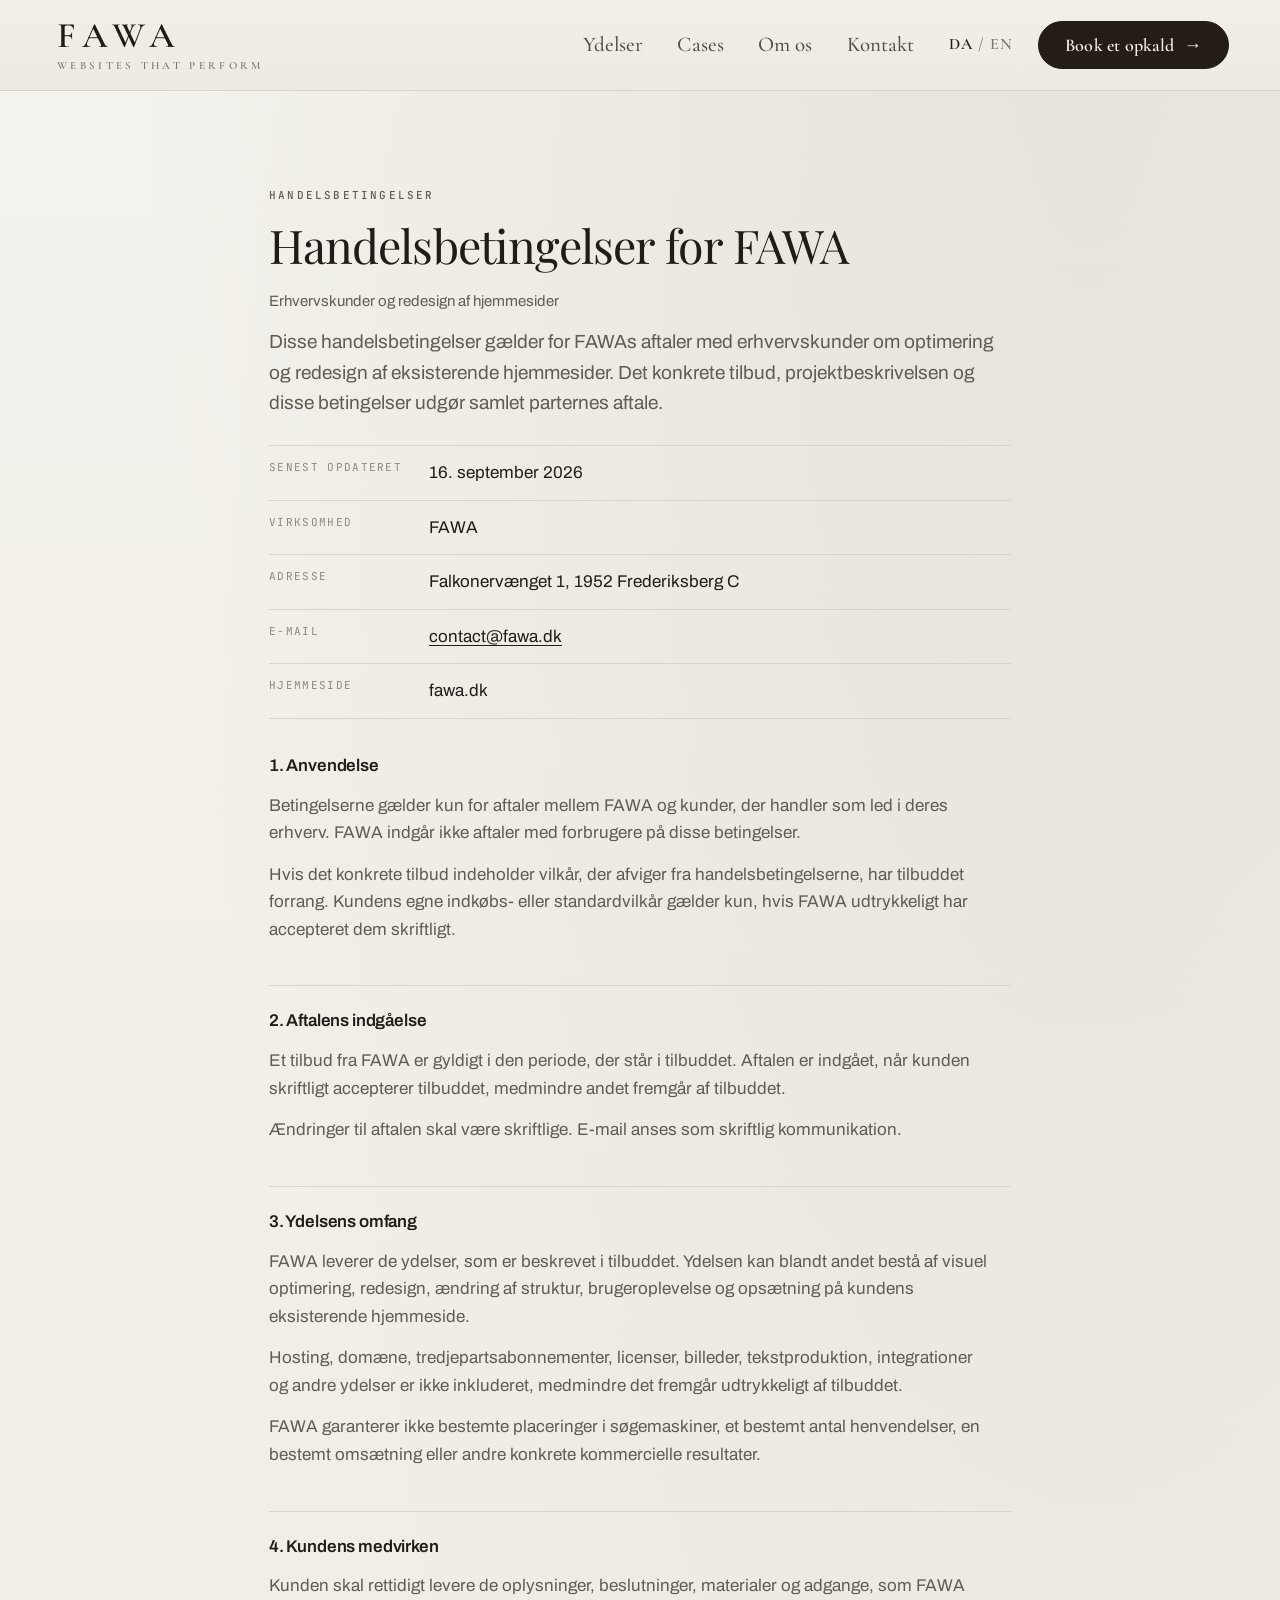
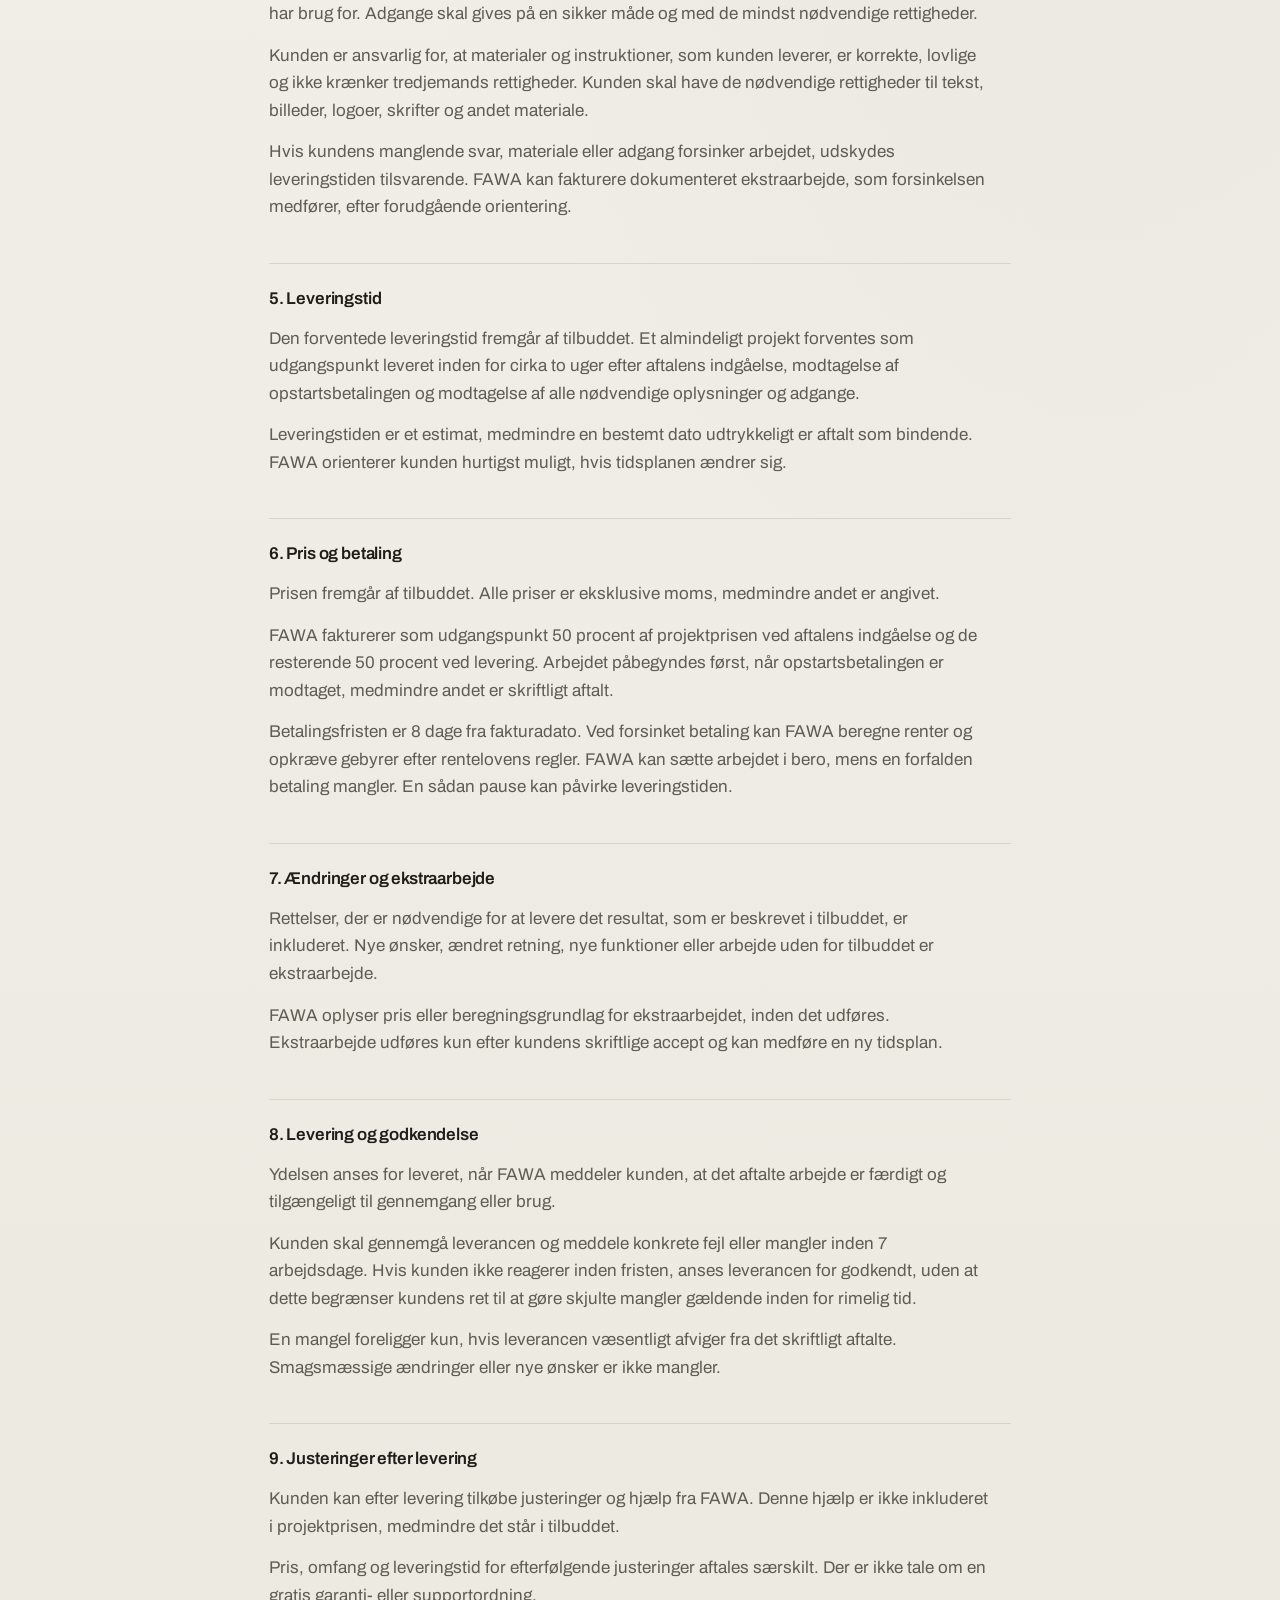
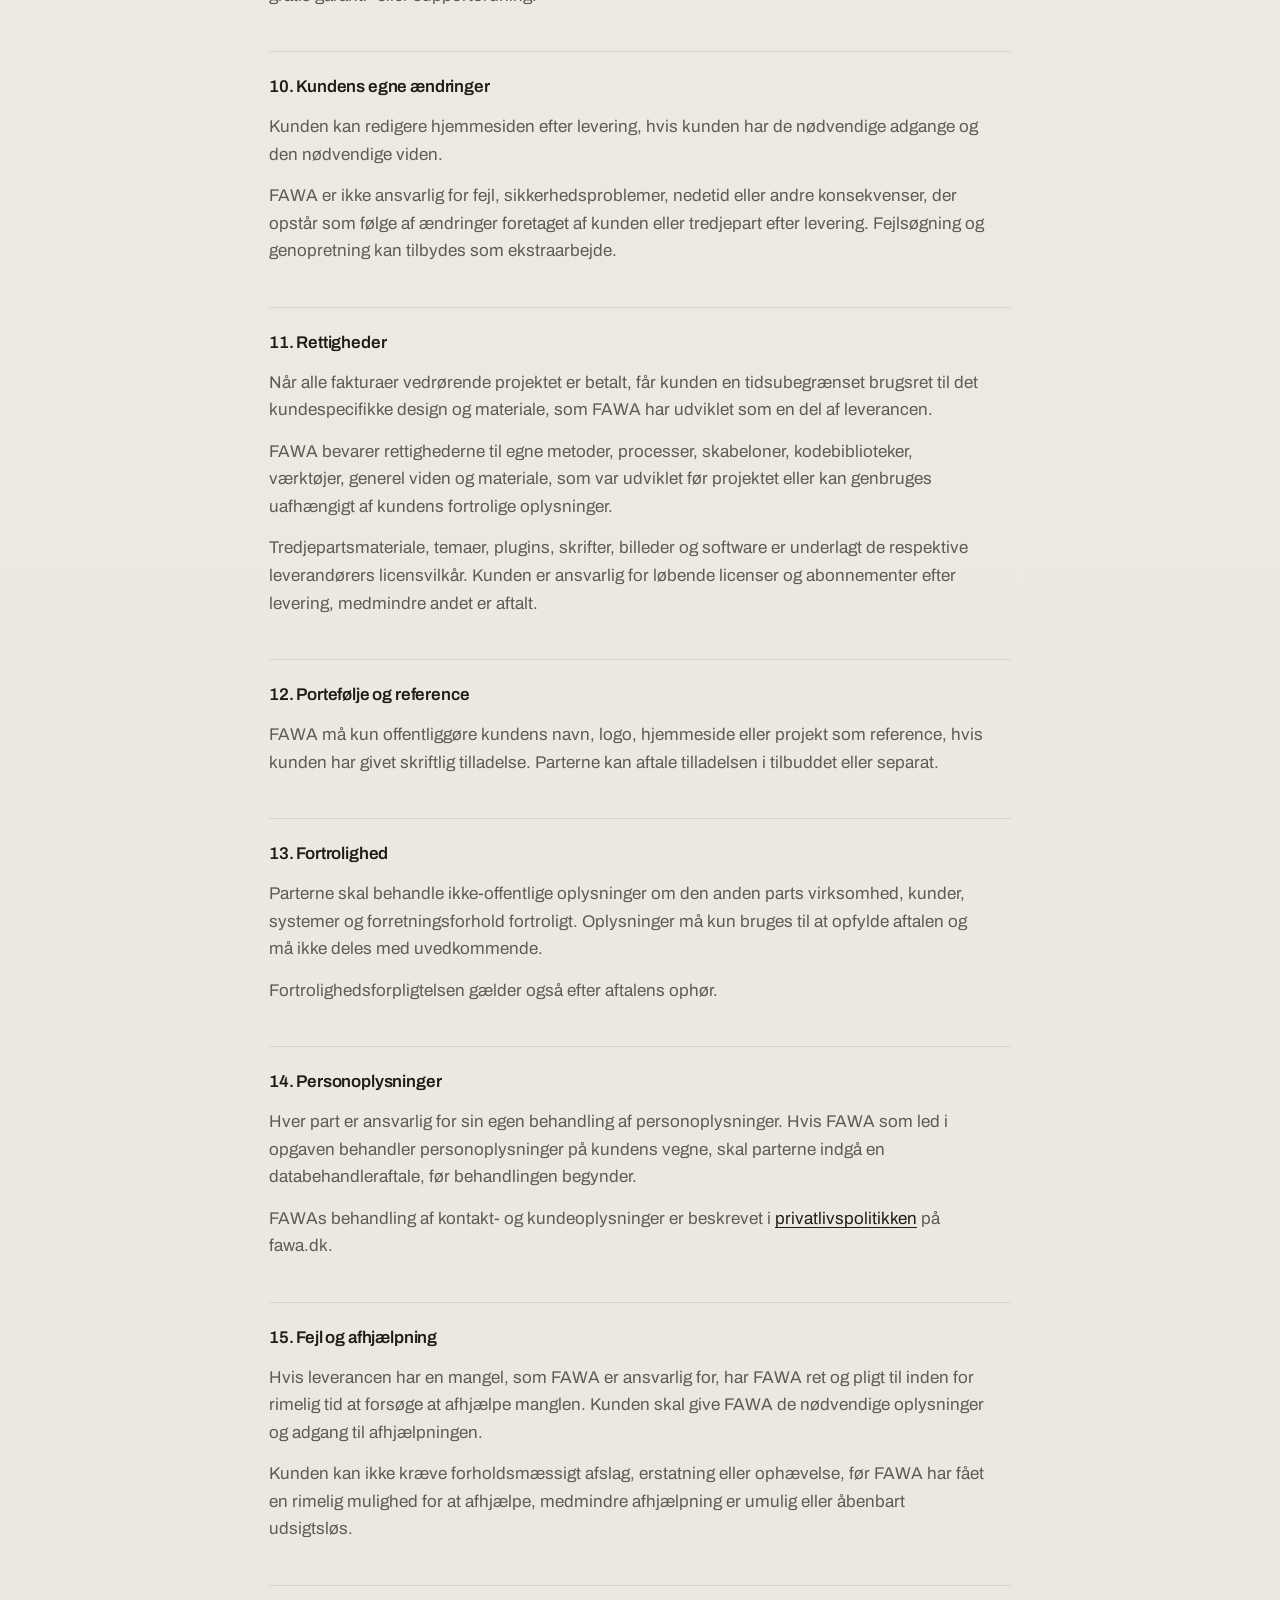
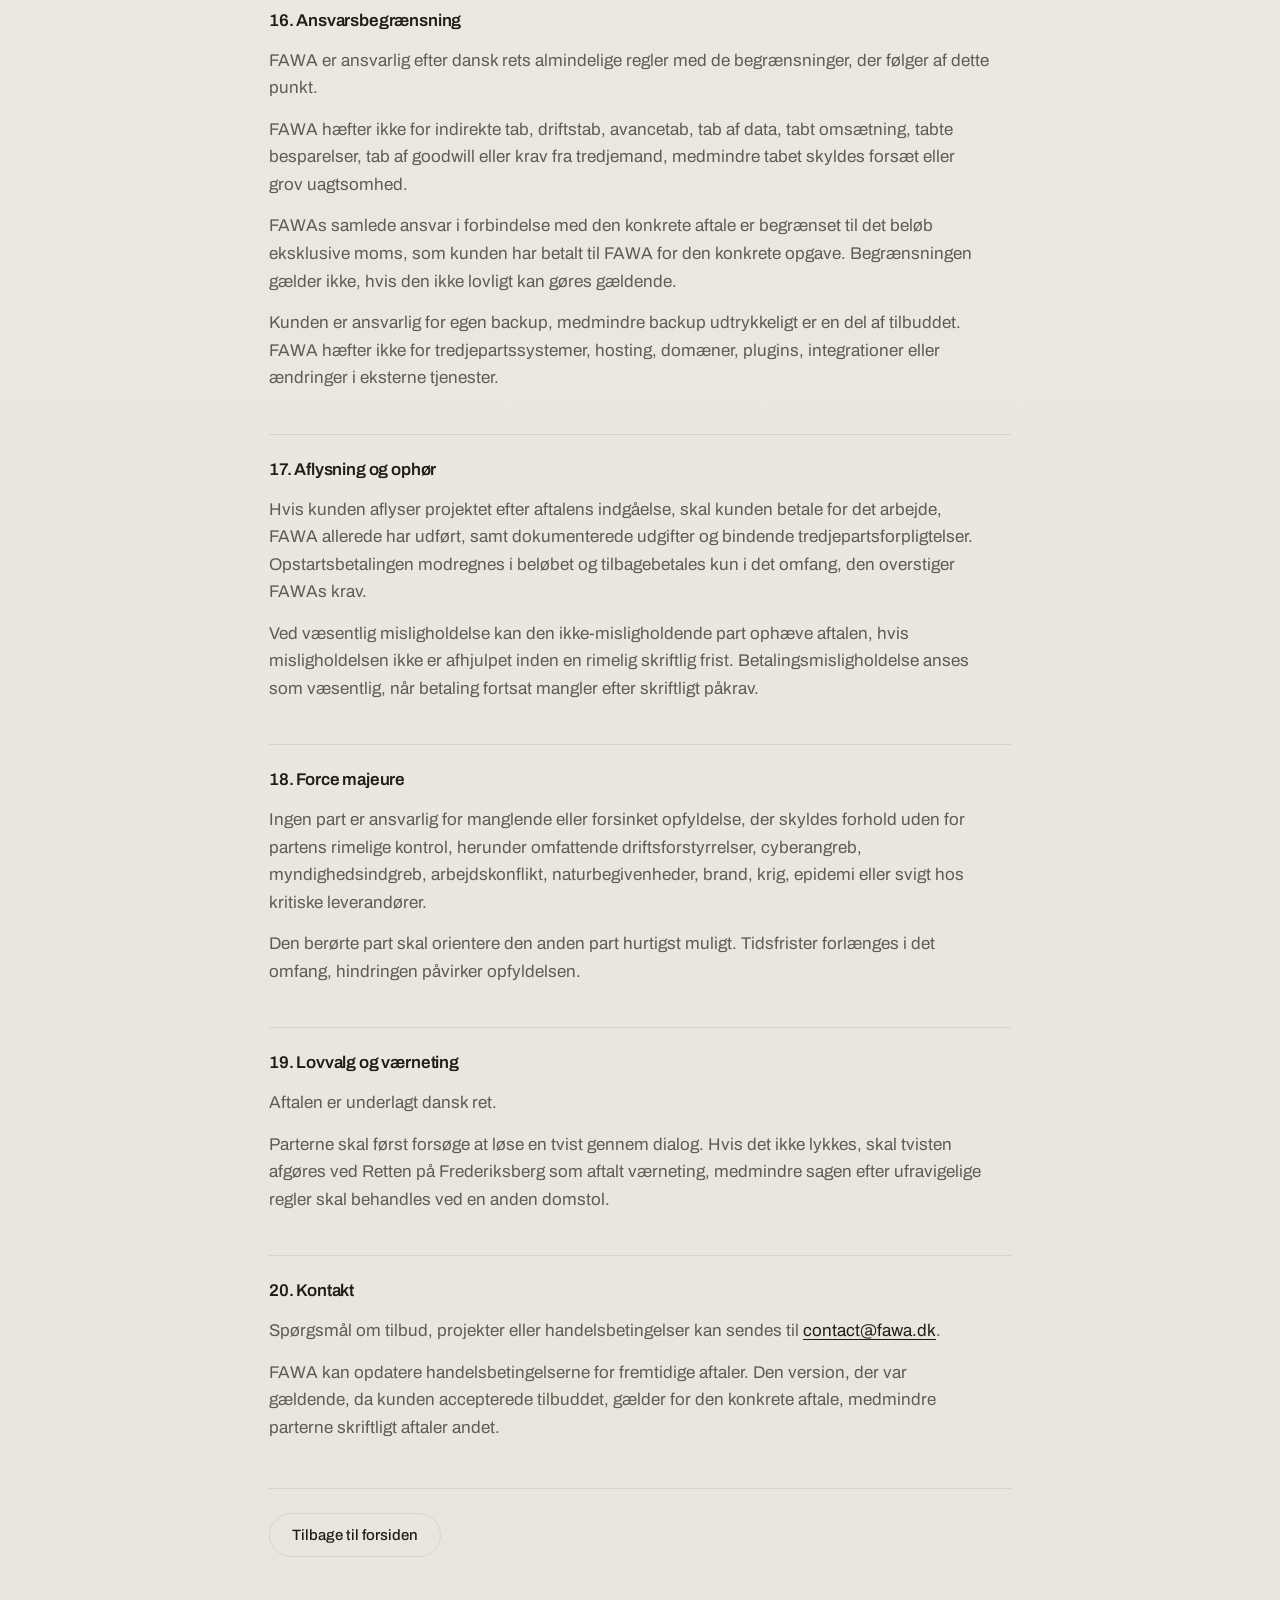
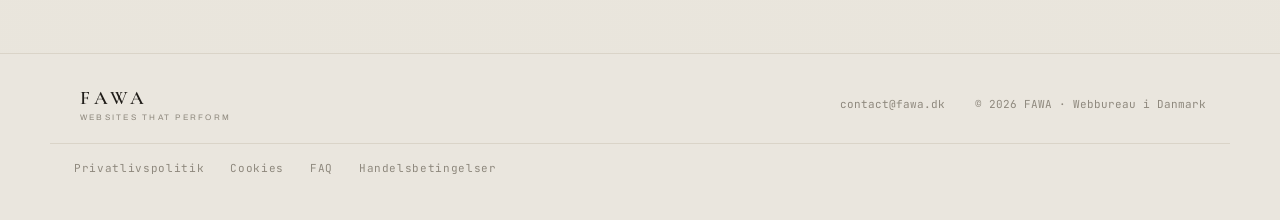
<file: handelsbetingelser/index.html>
<!doctype html>
<html lang="da">
<head>
<meta charset="utf-8">
<meta name="viewport" content="width=device-width, initial-scale=1">
<script>
/* Holder soegemaskiner vaek fra alt andet end det rigtige domaene, for eksempel
   GitHubs midlertidige adresse. Slaar sig selv fra paa fawa.dk. */
(function(){
  var h = location.hostname;
  if (h === "fawa.dk" || h === "www.fawa.dk") return;
  if (document.querySelector('meta[name="robots"]')) return;
  var m = document.createElement("meta");
  m.name = "robots";
  m.content = "noindex, nofollow";
  document.head.appendChild(m);
})();
</script>
<title>Handelsbetingelser · FAWA</title>
<meta name="description" content="FAWAs handelsbetingelser for erhvervskunder om optimering og redesign af eksisterende hjemmesider.">
<meta name="theme-color" content="#2E251F">
<link rel="canonical" href="https://fawa.dk/handelsbetingelser/">
<link rel="icon" href="../assets/favicon.ico" sizes="48x48">
<link rel="icon" href="../assets/favicon-192.png" type="image/png" sizes="192x192">
<link rel="icon" href="../assets/favicon-512.png" type="image/png" sizes="512x512">
<link rel="apple-touch-icon" href="../assets/apple-touch-icon.png">
<meta property="og:type" content="website">
<meta property="og:site_name" content="FAWA">
<meta property="og:locale" content="da_DK">
<meta property="og:locale:alternate" content="en_GB">
<meta property="og:url" content="https://fawa.dk/handelsbetingelser/">
<meta property="og:title" content="Handelsbetingelser · FAWA">
<meta property="og:description" content="FAWAs handelsbetingelser for erhvervskunder om optimering og redesign af eksisterende hjemmesider.">
<meta property="og:image" content="https://fawa.dk/og.jpg">
<meta property="og:image:width" content="1200">
<meta property="og:image:height" content="630">
<meta property="og:image:alt" content="FAWA · hjemmesider der performer">
<meta name="twitter:card" content="summary_large_image">
<meta name="twitter:title" content="Handelsbetingelser · FAWA">
<meta name="twitter:description" content="FAWAs handelsbetingelser for erhvervskunder om optimering og redesign af eksisterende hjemmesider.">
<meta name="twitter:image" content="https://fawa.dk/og.jpg">
<link rel="preload" href="../assets/fonts/cormorant-garamond-latin-wght-normal.woff2" as="font" type="font/woff2" crossorigin>
<link rel="preload" href="../assets/fonts/archivo-latin-wght-normal.woff2" as="font" type="font/woff2" crossorigin>
<link rel="preload" as="image" href="../assets/img/hero.webp" fetchpriority="high">
<link rel="stylesheet" href="../assets/fonts.css">
<script>
(function(){
  var h = document.documentElement;
  h.classList.add("fonts-pending");
  function ready(){ h.classList.remove("fonts-pending"); h.classList.add("fonts-ready"); }
  var t = setTimeout(ready, 1500);
  if (document.fonts && document.fonts.ready) {
    document.fonts.ready.then(function(){ clearTimeout(t); ready(); });
  } else { clearTimeout(t); ready(); }
})();
</script>
<style>
/* ============ tokens ============ */
#app{
  --f-display:"Playfair Display",Georgia,"Times New Roman",serif;
  --f-serif:"Bodoni Moda",Didot,"Times New Roman",serif;
  --f-it:"Cormorant Garamond",Georgia,serif;
  --f-ui:"Archivo","Helvetica Neue",Arial,sans-serif;
  --f-mono:"JetBrains Mono",ui-monospace,"SF Mono",Menlo,monospace;
  --maxw:1180px;
  --s0:1.0625rem;
  --s1:1.1875rem;
  --s2:clamp(1.4rem,1.15rem + .8vw,1.75rem);
  --s3:clamp(1.9rem,1.4rem + 2vw,2.9rem);
  --s4:clamp(2.9rem,1.8rem + 5.2vw,5.8rem);
}
#app[data-mode="dark"]{
  --ink:#F8F5F0;
  --ink-2:#C2B8A8;
  --ink-3:#9A9081;
  --line:#4A3E34;
  --line-soft:#372D25;
  --accent:#DED8CB;
  --surface-2:#352A21;
  --btn-bg:#F6F3ED;
  --btn-fg:#26221B;
  --header-bg:#2A211A;
  --shadow:0 34px 80px -44px rgba(0,0,0,.85);
  background:#332A23;
}
#app[data-mode="light"]{
  --ink:#201D19;
  --ink-2:#615C53;
  --ink-3:#8E887D;
  --line:#DAD4C8;
  --line-soft:#E7E2D8;
  --accent:#4A443B;
  --surface-2:#F7F4EE;
  --btn-bg:#201D19;
  --btn-fg:#F4F1EA;
  --header-bg:#F2EFE9;
  --shadow:0 20px 46px -30px rgba(32,29,25,.34);
  background:
    radial-gradient(120% 55% at 85% 0%, rgba(160,150,134,.16), rgba(160,150,134,0) 62%),
    linear-gradient(180deg,#F4F2EC 0%,#EDEAE2 46%,#E9E5DC 100%);
}
/* light island inside the dark front page */
.on-light{
  --ink:#201D19;
  --ink-2:#615C53;
  --ink-3:#8E887D;
  --line:#DAD4C8;
  --line-soft:#E7E2D8;
  --accent:#4A443B;
  --surface-2:#F7F4EE;
  --btn-bg:#201D19;
  --btn-fg:#F4F1EA;
  --shadow:0 20px 46px -30px rgba(32,29,25,.34);
  color:var(--ink);
}

*{box-sizing:border-box}
[hidden]{display:none!important}
body{margin:0;background:#2A211A}
#app{
  color:var(--ink);font-family:var(--f-ui);font-weight:400;font-size:var(--s0);line-height:1.62;
  -webkit-font-smoothing:antialiased;min-height:100vh;
}
h1,h2,h3{font-family:var(--f-display);font-weight:400;line-height:1.08;letter-spacing:-.02em;text-wrap:balance;margin:0}
h4{font-family:var(--f-ui);font-weight:600;margin:0;letter-spacing:-.01em}
p{margin:0}
img{max-width:100%;display:block}
:focus-visible{outline:2px solid var(--accent);outline-offset:3px;border-radius:2px}
.wrap{max-width:var(--maxw);margin-inline:auto;padding-inline:24px}
.eyebrow{font-family:var(--f-mono);font-size:.6875rem;font-weight:500;letter-spacing:.2em;text-transform:uppercase;color:var(--accent)}
.muted{color:var(--ink-2)}

/* ============ header ============ */
header{
  position:sticky;top:0;z-index:60;
  --ink:#1F1B16;--ink-2:#544E45;--ink-3:#7D766B;--line:#D9D3C6;--line-soft:#E4DFD3;--accent:#4A443B;
  --btn-bg:#241C16;--btn-fg:#F4F1E9;
  background:linear-gradient(180deg,#F2EFE7,#EDEAE1);color:var(--ink);
  border-bottom:1px solid var(--line);
}
.hd{display:flex;align-items:center;gap:18px;height:clamp(88px,7vw,112px);max-width:1420px;padding-inline:clamp(24px,4vw,64px)}
.logo{
  display:flex;flex-direction:column;align-items:flex-start;gap:5px;
  margin-right:auto;padding-right:6px;background:none;border:0;color:var(--ink);cursor:pointer;text-align:left;
}
.logo .wm{font-family:var(--f-it);font-weight:600;font-size:2.25rem;letter-spacing:.2em;line-height:1}
header .logo .tg{font-family:var(--f-it);font-weight:600;font-size:.6875rem;letter-spacing:.3em;color:var(--ink-3)}
.logo .tg{font-family:var(--f-ui);font-weight:400;font-size:.5rem;letter-spacing:.28em;text-transform:uppercase;color:var(--ink-3)}
@media (max-width:560px){.logo .wm{font-size:1.25rem;letter-spacing:.28em}.logo .tg{display:none}}
.menu{display:flex;gap:34px;align-items:baseline}
.menu button,.menu a{
  background:none;border:0;padding:6px 0;cursor:pointer;color:var(--ink-2);
  font-family:var(--f-it);font-size:1.3125rem;font-weight:500;letter-spacing:.005em;
  border-bottom:1px solid transparent;text-decoration:none;display:inline-block;line-height:normal;
}
.menu button:hover,.menu a:hover{color:var(--ink)}
.menu button[aria-current="true"],.menu a[aria-current="true"]{color:var(--ink);border-bottom-color:var(--accent)}
.lang{display:flex;align-items:center;font-family:var(--f-it);font-weight:600;font-size:1rem;letter-spacing:.06em;color:var(--ink-3);margin-inline:12px 2px}
.lang button{background:none;border:0;padding:3px 5px;cursor:pointer;color:var(--ink-3);font:inherit;letter-spacing:inherit}
.lang button[aria-pressed="true"]{color:var(--ink)}
.burger{display:none;background:none;border:1px solid var(--line);border-radius:3px;padding:8px 10px;cursor:pointer;color:var(--ink)}
.burger span{display:block;width:16px;height:1px;background:currentColor;margin:3px 0}
@media (max-width:900px){
  .menu{
    display:none;position:absolute;top:100%;left:0;right:0;flex-direction:column;gap:0;
    background:#EFECE4;border-bottom:1px solid var(--line);padding:8px 24px 18px;
  }
  .menu.open{display:flex}
  .menu button,.menu a{padding:14px 0;border-bottom:1px solid var(--line-soft);text-align:left;font-size:1.375rem;display:block;width:100%}
  .burger{display:block;order:3}
  .hd .btn{display:none}
  .logo{font-size:1.2rem;letter-spacing:.3em}
}

/* ============ buttons ============ */
.btn{
  display:inline-flex;align-items:center;justify-content:center;gap:9px;
  font-family:var(--f-ui);font-size:.9375rem;font-weight:500;
  padding:13px 22px;border-radius:999px;border:1px solid var(--btn-bg);
  background:var(--btn-bg);color:var(--btn-fg);cursor:pointer;
  transition:opacity .18s ease,transform .18s ease;
}
.btn:hover{opacity:.87}
.btn:active{transform:translateY(1px)}
.btn .ar{transition:transform .2s ease}
.btn:hover .ar{transform:translateX(3px)}
.btn-ghost{background:transparent;color:var(--ink);border-color:var(--line)}
.btn-ghost:hover{border-color:var(--ink-3);opacity:1}
.btn-sm{padding:10px 17px;font-size:.8125rem}
header .btn{font-family:var(--f-it);font-weight:600;font-size:1.125rem;letter-spacing:.01em;padding:12px 26px}
.link{
  background:none;border:0;padding:0 0 3px;cursor:pointer;color:var(--ink);
  font-family:var(--f-ui);font-size:.9375rem;font-weight:500;
  display:inline-flex;align-items:center;gap:8px;border-bottom:1px solid var(--accent);
}
.link:hover{color:var(--accent)}

/* ============ pages ============ */
.page{display:none}
.page.active{display:block}
@media (prefers-reduced-motion:no-preference){.page.active{animation:fade .4s ease both}}
@keyframes fade{from{opacity:0;transform:translateY(6px)}to{opacity:1;transform:none}}

.section{padding-block:clamp(56px,7.5vw,100px)}
.section + .section{border-top:1px solid var(--line)}
#page-forside .section + .section{border-top:0}
.sec-head{max-width:660px;margin-bottom:clamp(28px,4vw,46px)}
.sec-head h1,.sec-head h2{font-size:var(--s3);margin-block:14px 16px}
.sec-head p{color:var(--ink-2)}
.sec-head p + p{margin-top:14px}

/* ============ balayage tones (front page) ============ */
.tone-1{background:linear-gradient(180deg,#2E251F 0%,#3A3129 100%)}
.tone-2{background:linear-gradient(180deg,#3A3129 0%,#40362E 100%)}
.tone-3{background:#564A3E;border-top:1px solid #6E6153}
.tone-fade{display:none}
.tone-4{background:#EDEAE2}
.tone-5{background:linear-gradient(180deg,#EDEAE2 0%,#E7E3DA 100%)}

/* ============ hero ============ */
.hero{position:relative;overflow:hidden;padding-block:clamp(56px,8vw,104px) clamp(38px,5vw,60px);min-height:min(86vh,760px);display:flex;align-items:center}
.hero-shot{
  position:absolute;right:0;top:0;bottom:0;width:min(58%,820px);z-index:0;pointer-events:none;
  background-image:none;background-size:cover;background-position:center right;
  -webkit-mask-image:linear-gradient(to right,transparent 0%,#000 46%),linear-gradient(to bottom,#000 62%,transparent 96%);
  -webkit-mask-composite:source-in;
  mask-image:linear-gradient(to right,transparent 0%,#000 46%),linear-gradient(to bottom,#000 62%,transparent 96%);
  mask-composite:intersect;
  animation:shotIn 1.8s cubic-bezier(.22,1,.36,1) .1s both;
}
.hero::after{
  content:"";position:absolute;left:0;right:0;bottom:0;height:34%;z-index:0;pointer-events:none;
  background:linear-gradient(to bottom,rgba(47,37,29,0),rgba(47,37,29,.92) 62%,#2F251D);width:auto;max-width:none;max-height:none;
}
@keyframes shotIn{from{opacity:0;transform:scale(1.05)}to{opacity:1;transform:none}}
@media (max-width:900px){
  .hero-shot{width:100%;opacity:.13;-webkit-mask-image:linear-gradient(to bottom,#000 20%,transparent 88%);mask-image:linear-gradient(to bottom,#000 20%,transparent 88%)}
  .hero{min-height:0}
}
.hero-in{position:relative;z-index:1;width:100%}
.brandmark{
  max-width:min(56%,660px)!important;display:flex;align-items:center;gap:clamp(14px,2.4vw,24px);
  margin-bottom:clamp(30px,4.5vw,52px);flex-wrap:wrap;
}
.bm{
  font-family:var(--f-it);font-weight:600;font-size:clamp(2.8rem,6vw,4.9rem);
  line-height:1;letter-spacing:.2em;padding-right:.2em;color:#FFFDF7;
  text-shadow:0 2px 30px rgba(255,247,230,.12);
}
.bm-rule{flex:1;min-width:40px;height:1px;background:linear-gradient(90deg,rgba(232,222,205,.5),rgba(232,222,205,0))}
.bm-tag{
  font-family:var(--f-ui);font-weight:500;font-size:.6875rem;letter-spacing:.28em;
  text-transform:uppercase;color:var(--ink-3);white-space:nowrap;
}
@media (max-width:900px){
  .brandmark{max-width:100%!important}
}
@media (max-width:700px){
  .bm-rule{display:none}
  .bm-tag{white-space:normal;flex-basis:100%}
  .brandmark{gap:12px}
}
.hero-in > *{max-width:min(52%,620px)}
@media (max-width:900px){.hero-in > *{max-width:100%}}
.hero-foot{
  display:flex!important;max-width:100%!important;align-items:center;justify-content:space-between;gap:28px;flex-wrap:wrap;
  margin-top:clamp(46px,6vw,82px);padding-top:22px;border-top:1px solid var(--line-soft);
}
.scrollhint{display:inline-flex;align-items:center;gap:14px;font-family:var(--f-ui);font-size:.6875rem;letter-spacing:.22em;text-transform:uppercase;color:var(--ink-3)}
.scrollhint i{
  width:34px;height:34px;border:1px solid var(--line);border-radius:50%;display:grid;place-items:center;
  font-style:normal;font-size:.85rem;color:var(--ink-2);
}
@media (prefers-reduced-motion:no-preference){.scrollhint i{animation:nudge 2.6s ease-in-out infinite}}
@keyframes nudge{0%,100%{transform:translateY(0)}50%{transform:translateY(3px)}}
.quote{font-family:var(--f-display);font-style:italic;font-size:.95rem;color:var(--ink-2);border-left:1px solid var(--line);padding-left:20px;max-width:42ch}
@media (max-width:640px){.quote{border-left:0;padding-left:0}}
.hero::before,.hero::after{content:"";position:absolute;pointer-events:none;z-index:0}
.hero::before{
  width:80vw;height:80vw;max-width:980px;max-height:980px;right:-20vw;top:-30vw;
  background:radial-gradient(circle,rgba(255,236,200,.14),rgba(255,236,200,0) 62%);
}
.hero::after{
  width:64vw;height:64vw;max-width:760px;max-height:760px;left:-24vw;bottom:-30vw;
  background:radial-gradient(circle,rgba(255,236,200,.08),rgba(255,236,200,0) 66%);
}
.hero .wrap{position:relative;z-index:1}
.brandmark{display:flex;align-items:center;gap:clamp(14px,3vw,28px);flex-wrap:wrap}
.bm{
  font-family:var(--f-it);font-weight:600;font-size:clamp(3.5rem,12.4vw,8.8rem);
  line-height:1;letter-spacing:.2em;padding-right:.2em;color:#FFFFFF;
}
.bm > span{
  background:none;color:#FFFFFF;-webkit-text-fill-color:#FFFFFF;
}
.bm > span:nth-child(3){margin-left:-.055em}
.logo .wm .kw{font-style:normal;margin-left:-.1em}
.bm-rule{flex:0 0 auto;width:clamp(56px,9vw,150px);height:1px;background:linear-gradient(90deg,rgba(217,210,196,.7),rgba(217,210,196,0))}
.hero .bm{flex:0 0 100%}
.hero .brandmark{row-gap:clamp(10px,1.4vw,18px)}
.hero .tagline{margin:0;font-family:var(--f-ui);font-weight:500;font-size:.6875rem;letter-spacing:.3em;text-transform:uppercase;color:var(--ink-3)}
.hero-grid{display:grid;grid-template-columns:1.25fr .75fr;gap:clamp(30px,6vw,80px);align-items:start}
@media (max-width:900px){.hero-grid{grid-template-columns:1fr;gap:38px;align-items:start}}
.hero h1{text-wrap:normal;font-family:var(--f-it);font-size:clamp(2.7rem,1.8rem + 3.9vw,5.1rem);font-weight:500;line-height:1.02;letter-spacing:-.005em;margin-block:0 26px}
.hero h1 br{display:block}
@media (min-width:700px){.hero h1 .nb{white-space:nowrap}}
.hero-side{margin:0;border-top:1px solid var(--line)}
.hero-side > div{padding-block:15px;border-bottom:1px solid var(--line-soft)}
.hero-side dt{font-family:var(--f-mono);font-size:.625rem;letter-spacing:.18em;text-transform:uppercase;color:var(--ink-3);margin-bottom:6px}
.hero-side dd{margin:0;font-size:.9375rem;color:var(--ink-2)}
.keywords{
  display:flex;flex-wrap:wrap;align-items:center;gap:14px;margin-top:clamp(42px,6vw,74px);
  font-family:var(--f-ui);font-weight:400;font-size:.875rem;color:var(--ink-2);letter-spacing:.01em;
}
.keywords i{font-style:normal;color:var(--ink-3);opacity:.55}
.keywords span:first-child{color:var(--ink);font-weight:500}
.hero h1 i{font-family:inherit;font-style:italic;font-weight:500;color:inherit}
.hero .lede{font-size:1.0625rem;line-height:1.72;color:var(--ink-2)}
.hero-cta{display:flex;flex-wrap:wrap;gap:12px;margin-top:32px}

/* plain-language facts */
.facts{
  display:grid;grid-template-columns:repeat(3,1fr);
  margin-top:clamp(40px,5vw,64px);border-top:1px solid var(--line);
}
.facts > div{padding:26px 26px 4px;border-left:1px solid var(--line);display:flex;flex-direction:column;gap:9px}
.facts > div:first-child{border-left:0;padding-left:0}
.facts h4{font-size:1.15rem}
.facts p{font-size:.9375rem;color:var(--ink-2)}
.facts .k{font-family:var(--f-mono);font-size:.625rem;letter-spacing:.18em;text-transform:uppercase;color:var(--accent)}
@media (max-width:860px){
  .facts{grid-template-columns:1fr}
  .facts > div{border-left:0;border-top:1px solid var(--line-soft);padding:22px 0 0}
  .facts > div:first-child{border-top:0}
}

/* ============ hero med foto ============ */
.hero-photo{min-height:min(92vh,calc(100vw / 1.479));padding-block:clamp(40px,6vw,74px) clamp(30px,4vw,54px);isolation:isolate}
.hero-photo .hero-shot{
  position:absolute;inset:0;width:100%;height:100%;z-index:0;
  background-image:url("../assets/img/hero.webp");
  background-size:cover;background-position:center center;
  -webkit-mask-image:none;mask-image:none;-webkit-mask-composite:source-over;mask-composite:add;
  animation:shotIn 1.9s cubic-bezier(.22,1,.36,1) .05s both;
}
.hero-photo::before,.hero-photo::after{content:"";position:absolute;pointer-events:none;z-index:0;inset:auto;}
.hero-photo::before{
  left:0;top:0;bottom:0;right:0;width:auto;height:auto;max-width:none;max-height:none;
  background:linear-gradient(100deg,rgba(34,26,19,.42) 0%,rgba(34,26,19,.2) 34%,rgba(34,26,19,.04) 58%,rgba(34,26,19,0) 76%);
}
.hero-photo::after{
  display:none;
}
.hero-photo{align-items:stretch}
.hero-photo .hero-in{position:relative;z-index:1;max-width:1420px;padding-inline:clamp(24px,4vw,64px);display:flex;flex-direction:column;flex:1}
.hero-photo .hero-eyebrow{margin-top:clamp(26px,7vh,96px)}
.hero-photo .hero-foot{margin-top:auto;padding-bottom:clamp(2px,1.6vh,22px)}
.hero-photo .hero-in > *{max-width:min(52%,620px)}
@media (max-width:900px){.hero-photo .hero-in > *{max-width:100%}}
.hero-eyebrow{
  margin:0 0 clamp(16px,2vw,24px);font-family:var(--f-ui);font-weight:500;font-size:.6875rem;
  letter-spacing:.34em;text-transform:uppercase;color:rgba(255,252,246,.82);
}
.hero-photo h1{color:#FFFDF8;text-shadow:0 2px 40px rgba(30,23,17,.35)}
.hero-photo .lede{color:rgba(255,252,246,.9);max-width:min(46%,520px)}
@media (max-width:900px){.hero-photo .lede{max-width:100%}}
.hero-photo .btn{--btn-bg:#1E1712;--btn-fg:#F6F2EA;border-color:#1E1712}
.hero-photo .btn-ghost{background:rgba(255,253,248,.06);color:#FFFDF8;border-color:rgba(255,253,248,.55)}
.hero-photo .btn-ghost:hover{border-color:#FFFDF8}
.hero-photo .hero-foot{border-top:0;padding-top:0;align-items:center}
.hero-photo .scrollhint{text-shadow:0 1px 3px rgba(28,21,15,.55),0 2px 22px rgba(28,21,15,.75);color:rgba(255,252,246,.86);flex-direction:row;align-items:center;gap:14px}
.hero-photo .scrollhint i{border-color:rgba(255,252,246,.45);color:rgba(255,252,246,.9)}
.hero-keys{
  text-shadow:0 1px 3px rgba(28,21,15,.55),0 2px 22px rgba(28,21,15,.75);
  margin:0;font-family:var(--f-it);font-weight:500;font-size:clamp(1.05rem,1.6vw,1.375rem);
  letter-spacing:.06em;color:rgba(255,252,246,.92);padding-left:clamp(18px,3vw,38px);
  border-left:1px solid rgba(255,252,246,.4);
}
@media (max-width:760px){
  .hero-photo{min-height:0}
  .hero-photo::before{background:linear-gradient(180deg,rgba(31,24,17,.86) 0%,rgba(31,24,17,.8) 48%,rgba(31,24,17,.84) 100%)}
  .hero-photo .btn-ghost{background:rgba(33,25,18,.42)}
  .hero-photo .hero-shot{background-position:30% 55%}
  .hero-photo .hero-foot{margin-top:40px}
  .hero-photo .hero-eyebrow{margin-top:8px}
  .hero-keys{padding-left:0;border-left:0;border-top:1px solid rgba(255,252,246,.35);padding-top:14px;width:100%}
  .hero-photo .hero-foot{gap:18px}
}

/* ============ intro-sekvens ============ */
@keyframes bmUp{from{opacity:0;transform:translateY(.34em) scale(.985);filter:blur(13px)}to{opacity:1;transform:none;filter:blur(0)}}
@keyframes ruleIn{from{transform:scaleX(0)}to{transform:scaleX(1)}}
@keyframes softIn{from{opacity:0;transform:translateY(16px)}to{opacity:1;transform:none}}
@keyframes wordUp{to{transform:none}}
@keyframes drift{0%,100%{transform:translate3d(0,0,0)}50%{transform:translate3d(-2.5%,2%,0)}}
@keyframes sheen{
  0%{background-position:calc(var(--i) * 33.333%) 50%}
  50%{background-position:calc(var(--i) * 33.333% + 150%) 50%}
  100%{background-position:calc(var(--i) * 33.333%) 50%}
}

.bm > span{display:inline-block;animation:bmUp 1.25s cubic-bezier(.45,.06,.24,1) calc(var(--i) * .17s + .3s) both, sheen 2.2s ease-in-out calc(var(--i) * .12s + 2.3s) 1 both}
.bm-rule{transform-origin:left center;animation:ruleIn 1.2s cubic-bezier(.22,1,.36,1) both;animation-delay:.95s}
.bm-tag{animation:softIn .8s ease both;animation-delay:1.05s}
html.fonts-pending .hero-in{opacity:0}
.hero-in{transition:opacity .25s ease}
html.fonts-ready .hero-eyebrow{animation:softIn .9s ease both;animation-delay:.18s}
html.fonts-ready .hero .lede{animation:softIn .9s ease both;animation-delay:.92s}
html.fonts-ready .hero-cta{animation:softIn .9s ease both;animation-delay:1.08s}
html.fonts-ready .hero-foot{animation:softIn .9s ease both;animation-delay:1.24s}

.hero::before{animation:drift 22s ease-in-out infinite}
.hero::after{animation:drift 28s ease-in-out infinite reverse}

.w{display:inline-block;overflow:hidden;vertical-align:bottom;padding-bottom:.08em;margin-bottom:-.08em}
.w > span{display:inline-block;transform:translateY(118%)}
html.fonts-ready .w > span{animation:wordUp .85s cubic-bezier(.22,1,.36,1) forwards;animation-delay:calc(var(--d) * 1s)}

html.hero-done .w > span,
html.hero-done .hero-eyebrow,
html.hero-done .hero .lede,
html.hero-done .hero-cta,
html.hero-done .hero-foot{animation:none !important;transform:none !important;opacity:1 !important}
html.js-reveal .rv{opacity:0;transform:translateY(20px)}
html.js-reveal .rv.in{opacity:1;transform:none;transition:opacity .9s ease,transform .9s cubic-bezier(.22,1,.36,1);transition-delay:calc(var(--i,0) * .1s)}

@media (prefers-reduced-motion:reduce){
  .bm > span,.bm-rule,.hero .tagline,.facts > div,.hero::before,.hero::after,
  html.fonts-ready .hero-eyebrow,html.fonts-ready .hero .lede,html.fonts-ready .hero-cta,html.fonts-ready .hero-foot{animation:none}
  .bm-rule{transform:scaleX(1)}
  html.fonts-ready .w > span,.w > span{transform:none;animation:none}
  html.js-reveal .rv{opacity:1;transform:none}
}

/* ============ trio ============ */
.trio{
  display:grid;grid-template-columns:repeat(3,1fr);
  max-width:var(--maxw);margin-inline:auto;padding-inline:24px;
  border-block:1px solid var(--line);
}
.trio > div{padding:30px 26px 34px;display:flex;flex-direction:column;gap:12px;border-left:1px solid var(--line)}
.trio > div:first-child{border-left:0;padding-left:0}
.trio h3{font-size:var(--s2)}
.trio p{color:var(--ink-2);font-size:.9875rem}
.trio .n{font-family:var(--f-mono);font-size:.6875rem;color:var(--accent);letter-spacing:.16em}
@media (max-width:860px){
  .trio{grid-template-columns:1fr}
  .trio > div{border-left:0;border-top:1px solid var(--line-soft);padding:26px 0 28px}
  .trio > div:first-child{border-top:0}
}

/* ============ before / after ============ */
.ba{position:relative}
#page-forside .ba{max-width:820px;margin-inline:auto}
.ba-stage{
  position:relative;aspect-ratio:4/3;max-width:100%;overflow:hidden;
  border:1px solid rgba(244,241,234,.14);border-radius:4px;box-shadow:var(--shadow);
  touch-action:pan-y;background:#E3DED3;
}
#app[data-mode="dark"] .ba-stage{background:#3A2F27}
.ba-stage img{position:absolute;inset:0;width:100%;height:100%;object-fit:cover}
.case-card .ba-stage img{object-fit:contain;background:#E9E5DB}
.ba-stage .after-img{clip-path:inset(0 0 0 var(--pos,50%))}
.ba-stage .before-img{clip-path:inset(0 calc(100% - var(--pos,50%)) 0 0)}
.ba-tag{
  position:absolute;top:14px;z-index:3;font-family:var(--f-mono);font-size:.625rem;letter-spacing:.16em;
  text-transform:uppercase;padding:5px 11px;border-radius:999px;
  background:rgba(30,27,23,.74);color:#F4F1EA;border:1px solid rgba(244,241,234,.24);backdrop-filter:blur(4px);
}
.ba-tag.l{left:14px}
.ba-tag.r{right:14px;color:#F4F1EA;border-color:rgba(244,241,234,.4)}
.ba-range{position:absolute;inset:0;width:100%;height:100%;margin:0;opacity:0;cursor:ew-resize;z-index:4;-webkit-appearance:none;appearance:none;background:transparent}
.ba-handle{position:absolute;top:0;bottom:0;left:var(--pos,50%);width:2px;margin-left:-1px;z-index:3;pointer-events:none;background:linear-gradient(180deg,rgba(255,255,255,.25),rgba(255,255,255,.85) 18%,rgba(255,255,255,.85) 82%,rgba(255,255,255,.25));box-shadow:0 0 22px rgba(255,255,255,.45),0 0 2px rgba(0,0,0,.25)}
.ba-handle::after{
  content:"";position:absolute;top:50%;left:50%;transform:translate(-50%,-50%);
  width:58px;height:58px;border-radius:999px;
  background:linear-gradient(145deg,rgba(255,255,255,.34),rgba(255,255,255,.10) 42%,rgba(255,255,255,.26));
  border:1px solid rgba(255,255,255,.55);
  -webkit-backdrop-filter:blur(16px) saturate(190%);backdrop-filter:blur(16px) saturate(190%);
  box-shadow:0 14px 40px rgba(0,0,0,.34),inset 0 1px 0 rgba(255,255,255,.85),inset 0 -10px 22px rgba(255,255,255,.18),inset 0 0 0 1px rgba(255,255,255,.12);
  transition:transform .35s cubic-bezier(.22,1,.36,1),box-shadow .35s ease;
}
.ba:hover .ba-handle::after{transform:translate(-50%,-50%) scale(1.07);box-shadow:0 18px 50px rgba(0,0,0,.4),inset 0 1px 0 rgba(255,255,255,.95),inset 0 -10px 22px rgba(255,255,255,.22)}
.ba-handle::before{
  content:"‹ ›";position:absolute;top:50%;left:50%;transform:translate(-50%,-50%);z-index:2;
  font-family:var(--f-ui);font-size:1rem;color:#fff;letter-spacing:.1em;line-height:1;
  text-shadow:0 1px 10px rgba(0,0,0,.5);
}
.ba-range:focus-visible ~ .ba-handle::after{outline:2px solid var(--accent);outline-offset:3px}
.ba-cap{display:flex;flex-wrap:wrap;justify-content:space-between;gap:10px;margin-top:12px;font-family:var(--f-mono);font-size:.6875rem;color:var(--ink-3)}

.case-split{display:grid;grid-template-columns:1.35fr .65fr;gap:clamp(26px,4vw,52px);align-items:center}
@media (max-width:940px){.case-split{grid-template-columns:1fr}}
.flag{
  display:inline-flex;align-items:center;gap:8px;font-family:var(--f-mono);font-size:.625rem;
  letter-spacing:.16em;text-transform:uppercase;color:var(--accent);
  border:1px solid var(--accent);border-radius:999px;padding:5px 13px;
}
.flag.real{color:var(--btn-fg);background:var(--accent);border-color:var(--accent);font-size:.6875rem;font-weight:500}
.changes{list-style:none;margin:22px 0 0;padding:0}
.changes li{padding-block:13px;border-top:1px solid var(--line-soft);font-size:.9375rem;color:var(--ink-2);line-height:1.55}
.changes .i{font-family:var(--f-mono);font-size:.6875rem;color:var(--accent);padding-top:.3em}.case-top{padding-top:clamp(26px,3.2vw,46px);padding-bottom:clamp(14px,2vw,22px)}.case-head{display:flex;align-items:flex-end;justify-content:space-between;gap:20px;flex-wrap:wrap}.case-head h1{margin:6px 0 0}.reel-tags{list-style:none;display:flex;gap:8px;margin:0;padding:0;flex-wrap:wrap}.reel-tags li{font-family:var(--f-mono);font-size:.625rem;letter-spacing:.16em;text-transform:uppercase;color:var(--ink-3);border:1px solid var(--line);border-radius:999px;padding:6px 13px}.reel-sec{padding:0 0 clamp(18px,2.4vw,30px)}.facts-sec{padding-top:clamp(14px,2vw,26px)}.reel{max-width:920px;margin-inline:auto}.reel-screen{position:relative;border:1px solid var(--line);border-radius:10px;overflow:hidden;background:var(--surface-2);box-shadow:0 40px 90px -46px rgba(32,29,25,.5);transform:perspective(1800px) rotateX(var(--rx,0deg)) rotateY(var(--ry,0deg));transition:transform .6s cubic-bezier(.22,1,.36,1),box-shadow .6s ease,scale .75s cubic-bezier(.22,1,.36,1)}.reel:hover .reel-screen,.reel.is-live .reel-screen{scale:1.032}.reel.is-live .reel-screen{box-shadow:0 54px 110px -44px rgba(32,29,25,.58)}.reel-view{position:relative;aspect-ratio:1500/803;overflow:hidden;background:var(--surface-2)}.reel-shot{position:absolute;inset:0;opacity:0;pointer-events:none;transform:scale(1.035);filter:blur(12px) saturate(1.1);transition:opacity 1.15s cubic-bezier(.4,0,.2,1),transform 1.5s cubic-bezier(.22,1,.36,1),filter 1.15s cubic-bezier(.4,0,.2,1)}.reel-shot.is-on{opacity:1;transform:scale(1);filter:blur(0) saturate(1)}.reel-shot.is-out{opacity:0;transform:scale(.988);filter:blur(9px) saturate(1);transition:opacity 1s cubic-bezier(.4,0,.2,1),transform 1.4s cubic-bezier(.22,1,.36,1),filter 1s cubic-bezier(.4,0,.2,1)}.reel-shot img{display:block;width:100%;height:auto;transform:translateY(0)}.build{position:absolute;left:0;right:0;top:0;z-index:2;pointer-events:none}.build .bl{position:absolute;left:0;top:0;width:100%;height:auto;display:block;opacity:0}.reel.is-live .reel-shot.is-on.has-build .b1{animation:bl1 4s linear}.reel.is-live .reel-shot.is-on.has-build .b2{animation:bl2 4s linear}.reel.is-live .reel-shot.is-on.has-build .b3{animation:bl3 4s linear}.reel.is-live .reel-shot.is-on.has-build > img{animation:blmain 4s linear}@keyframes bl1{0%,68%{opacity:1}78%,100%{opacity:0}}@keyframes bl2{0%,31%{opacity:0}39%,68%{opacity:1}78%,100%{opacity:0}}@keyframes bl3{0%,50%{opacity:0}58%,68%{opacity:1}78%,100%{opacity:0}}@keyframes blmain{0%,68%{opacity:0}78%,100%{opacity:1}}.reel-screen::after{content:"";position:absolute;inset:0;z-index:6;pointer-events:none;border-radius:inherit;box-shadow:inset 0 1px 0 rgba(255,255,255,.5),inset 0 0 90px rgba(32,29,25,.16);background:radial-gradient(135% 95% at 50% 48%,rgba(32,29,25,0) 56%,rgba(32,29,25,.16) 100%)}.reel-grain{position:absolute;inset:0;z-index:5;pointer-events:none;opacity:.055;mix-blend-mode:multiply;background-image:url("data:image/svg+xml,%3Csvg xmlns='http://www.w3.org/2000/svg' width='160' height='160'%3E%3Cfilter id='n'%3E%3CfeTurbulence type='fractalNoise' baseFrequency='.85' numOctaves='2' stitchTiles='stitch'/%3E%3C/filter%3E%3Crect width='160' height='160' filter='url(%23n)' opacity='.55'/%3E%3C/svg%3E");background-size:160px 160px}.reel.is-live .reel-shot:first-child img{animation:kenburns 3.6s cubic-bezier(.22,1,.36,1) both}@keyframes kenburns{from{scale:1.055}to{scale:1}}.reel-shot.is-on.reel-devices{animation:devscene 1.4s cubic-bezier(.22,1,.36,1) both}@keyframes devscene{from{scale:1.035}to{scale:1}}.case-head{transition:opacity .8s ease}.reel-on .case-head{opacity:.4}.reel-on .reel-screen{box-shadow:0 70px 150px -50px rgba(32,29,25,.68)}@media(prefers-reduced-motion:reduce){.reel-grain{display:none}.reel.is-live .reel-shot:first-child img,.reel-shot.is-on.reel-devices{animation:none}.reel-on .case-head{opacity:1}}.reel-sweep{position:absolute;left:0;right:0;top:0;height:190px;z-index:3;pointer-events:none;opacity:0;background:linear-gradient(180deg,rgba(255,255,255,0),rgba(255,255,255,.30) 62%,rgba(255,255,255,.62) 92%,rgba(255,255,255,0))}.reel-sweep.go{animation:sweep 1.25s cubic-bezier(.33,0,.18,1)}@keyframes sweep{0%{opacity:0;transform:translateY(-190px)}22%{opacity:.85}78%{opacity:.5}100%{opacity:0;transform:translateY(100%)}}.reel-devices{position:absolute;inset:0;background:var(--surface-2)}.reel-devices .dev{position:absolute;border:1px solid var(--line);overflow:hidden;background:#fff;opacity:0;transform:translateY(18px)}.reel-devices .dev img{display:block;width:100%;height:auto}.reel-devices .dev-d{left:3%;top:50%;width:72%;border-radius:7px;box-shadow:0 30px 60px -28px rgba(32,29,25,.6);transform:translateY(calc(-50% + 18px))}.reel-devices .dev-t{right:12%;bottom:9%;width:33%;border-radius:10px;box-shadow:0 24px 50px -22px rgba(32,29,25,.55)}.reel-devices .dev-m{right:2.5%;bottom:5%;width:15.5%;border-radius:16px;box-shadow:0 20px 44px -18px rgba(32,29,25,.55)}.reel-shot.is-on.reel-devices .dev-t,.reel-shot.is-on.reel-devices .dev-m{animation:devin .62s cubic-bezier(.22,1,.36,1) forwards}.reel-shot.is-on.reel-devices .dev-d{animation:devind .62s cubic-bezier(.22,1,.36,1) forwards}.reel-shot.is-on.reel-devices .dev-t{animation-delay:.14s}.reel-shot.is-on.reel-devices .dev-m{animation-delay:.28s}@keyframes devin{to{opacity:1;transform:translateY(0)}}@keyframes devind{to{opacity:1;transform:translateY(-50%)}}.reel-rail{display:flex;align-items:center;gap:16px;margin-top:16px;flex-wrap:wrap}.reel-steps{list-style:none;display:flex;gap:2px;margin:0;padding:0;flex-wrap:wrap}.reel-steps button{font-family:var(--f-mono);font-size:.6875rem;letter-spacing:.1em;text-transform:uppercase;color:var(--ink-3);background:none;border:1px solid transparent;border-radius:999px;padding:7px 12px;cursor:pointer;transition:color .25s ease,background .25s ease}.reel-steps button:hover{color:var(--ink)}.reel-steps .is-live button{color:var(--btn-fg);background:var(--btn-bg)}.reel-prog{flex:1 1 80px;min-width:60px;height:1px;background:transparent;position:relative;display:block;overflow:hidden}.reel-prog i{display:none}.reel-url{font-family:var(--f-mono);font-size:.6875rem;color:var(--ink-3);letter-spacing:.03em;white-space:nowrap}.reel-hint{position:absolute;right:12px;bottom:12px;margin:0;z-index:4;font-family:var(--f-mono);font-size:.625rem;letter-spacing:.1em;text-transform:uppercase;color:#F4F1EA;background:rgba(26,22,18,.52);border:1px solid rgba(255,255,255,.18);-webkit-backdrop-filter:blur(8px);backdrop-filter:blur(8px);border-radius:999px;padding:6px 12px;transition:opacity .35s ease}.reel.is-live .reel-hint{opacity:0}.facts{list-style:none;margin:0;padding:0;display:grid;grid-template-columns:repeat(3,1fr);border-block:1px solid var(--line)}.facts li{padding:30px 26px 34px;border-left:1px solid var(--line-soft);display:flex;flex-direction:column;gap:12px}.facts li:first-child{border-left:0;padding-left:0}.facts .n{font-family:var(--f-mono);font-size:.6875rem;letter-spacing:.16em;color:var(--ink-3)}.facts h2{margin:0;font-size:var(--s2)}.case-link{margin-top:26px}.case-link a{color:var(--ink);text-decoration:none;border-bottom:1px solid var(--line);padding-bottom:3px;font-size:1.0625rem}.case-link a:hover{border-color:var(--ink)}@media(max-width:820px){.facts{grid-template-columns:1fr}.facts li{border-left:0;border-top:1px solid var(--line-soft);padding:24px 0 26px}.facts li:first-child{border-top:0}.reel-url{display:none}}@media(prefers-reduced-motion:reduce){.build{display:none}.reel-shot,.reel-shot.is-on,.reel-shot.is-out{transition:none;filter:none;transform:none}.reel-shot img{transition:none!important}.reel-sweep{display:none}.reel-screen{transform:none}.reel-devices .dev{opacity:1;animation:none!important}.reel-devices .dev-d{transform:translateY(-50%)}.reel-devices .dev-t,.reel-devices .dev-m{transform:none}}

/* ============ pricing ============ */
.tiers{display:grid;grid-template-columns:repeat(3,1fr);gap:18px}
@media (max-width:900px){.tiers{grid-template-columns:1fr}}
.tier{
  background:var(--surface-2);border:1px solid var(--line);border-radius:5px;
  padding:28px 26px 30px;display:flex;flex-direction:column;gap:16px;box-shadow:var(--shadow);
}
.tier.feature{border-color:var(--accent)}
.tier .tag{align-self:flex-start;font-family:var(--f-mono);font-size:.625rem;letter-spacing:.14em;text-transform:uppercase;color:var(--accent);border:1px solid var(--accent);border-radius:999px;padding:3px 11px}
.tier h3{font-size:var(--s2)}
.tier .scope{font-family:var(--f-mono);font-size:.75rem;color:var(--ink-3)}.trio-cta{margin-top:26px}
.price{font-family:var(--f-serif);font-weight:400;font-size:2.5rem;line-height:1;letter-spacing:-.01em;font-variant-numeric:tabular-nums;display:flex;align-items:baseline;gap:9px}
.price span{font-family:var(--f-mono);font-size:.75rem;color:var(--ink-3);letter-spacing:.04em}
.price .pre{text-transform:uppercase;letter-spacing:.14em;font-size:.6875rem}
.price span.num{font-family:inherit;font-size:inherit;color:inherit;letter-spacing:inherit;font-variant-numeric:inherit}
.tier ul{list-style:none;margin:0;padding:0;display:flex;flex-direction:column;gap:10px;font-size:.9375rem;color:var(--ink-2)}
.tier li{display:flex;gap:11px;align-items:flex-start;line-height:1.5}
.tier li::before{content:"";width:5px;height:5px;margin-top:.62em;flex:none;background:var(--accent);border-radius:50%}
.tier .btn{margin-top:auto}
.includes p + p{margin-top:12px}
.tier.wide.klip{margin-top:18px;margin-bottom:0}
.info-link{align-self:flex-start;display:inline-flex;align-items:center;gap:8px;
  background:none;border:0;padding:0 0 2px;margin-top:2px;font-family:var(--f-ui);
  font-size:.8125rem;line-height:1.5;color:var(--ink-3);cursor:pointer;text-align:left;
  border-bottom:1px solid var(--line);transition:color .2s}
.info-link::before{content:"?";flex:none;display:inline-grid;place-items:center;
  width:17px;height:17px;border-radius:999px;border:1px solid currentColor;
  font-family:var(--f-mono);font-size:.625rem;line-height:1}
.info-link:hover,.info-link[aria-expanded="true"]{color:var(--ink);border-bottom-color:var(--ink-3)}
.info-panel{grid-column:1/-1;border-top:1px solid var(--line);margin-top:24px;padding-top:24px;gap:10px}
.info-panel[hidden]{display:none}
.info-panel h4{font-family:var(--f-ui);font-weight:600;font-size:.9375rem;color:var(--ink);margin:0}
.info-panel ul{list-style:none;margin:0;padding:0;display:grid;gap:7px}
.info-panel li{position:relative;padding-left:15px;color:var(--ink-2);font-size:.9375rem;line-height:1.6}
.info-panel li::before{content:"";position:absolute;left:0;top:.5em;width:5px;height:5px;border-radius:50%;background:var(--accent)}
.info-panel .cols{display:grid;grid-template-columns:1fr 1fr;gap:clamp(20px,3vw,44px)}
.info-panel .cols > div{display:grid;gap:10px;align-content:start}
.info-panel .foot{color:var(--ink-3);font-size:.875rem;line-height:1.6;margin:0}
@media (max-width:720px){.info-panel .cols{grid-template-columns:1fr;gap:24px}}
.tier.wide .wide-side .klip-price{color:var(--ink);font-size:2.1rem;line-height:1;margin-top:4px;display:flex;align-items:baseline;gap:9px}
.tier.wide .wide-side .klip-price span{color:var(--ink-3);font-family:var(--f-mono);font-size:.75rem;letter-spacing:.04em}
.tier.wide .wide-side .klip-price .pre{text-transform:uppercase;letter-spacing:.14em;font-size:.6875rem}
.tier.wide .wide-side .klip-price span.num{font-family:inherit;font-size:inherit;color:inherit;letter-spacing:inherit}
.tier.wide{display:grid;grid-template-columns:1.3fr .7fr;gap:clamp(20px,3vw,46px);align-items:start;margin-bottom:18px}
.tier.wide > div{display:flex;flex-direction:column;gap:14px}
.tier.wide .wide-side{border-left:1px solid var(--line);padding-left:clamp(18px,2.6vw,34px)}
.tier.wide .wide-side p{color:var(--ink-2);font-size:.9375rem}
.tier.wide .price-note{font-family:var(--f-serif);font-size:1.5rem;color:var(--ink)}
.tier.wide .btn{margin-top:6px;align-self:flex-start}
@media (max-width:820px){.tier.wide{grid-template-columns:1fr}.tier.wide .wide-side{border-left:0;padding-left:0;border-top:1px solid var(--line);padding-top:18px}}
.note{font-family:var(--f-mono);font-size:.75rem;color:var(--ink-3);margin-top:20px;line-height:1.75;max-width:70ch}

/* ============ steps ============ */
.steps{display:grid;grid-template-columns:repeat(4,1fr);border-block:1px solid var(--line)}
.step{padding:26px 24px 30px;display:flex;flex-direction:column;gap:11px;border-left:1px solid var(--line)}
.step:first-child{border-left:0;padding-left:0}
.step .n{font-family:var(--f-mono);font-size:.75rem;color:var(--accent);letter-spacing:.12em}
.step h3{font-size:1.3rem}
.step p{font-size:.9375rem;color:var(--ink-2)}
@media (max-width:940px){
  .steps{grid-template-columns:repeat(2,1fr)}
  .step:nth-child(3){border-left:0;padding-left:0}
  .step:nth-child(n+3){border-top:1px solid var(--line-soft)}
}
@media (max-width:560px){
  .steps{grid-template-columns:1fr}
  .step{border-left:0;padding:24px 0 26px;border-top:1px solid var(--line-soft)}
  .step:first-child{border-top:0}
}

/* ============ mini cards ============ */
.mini{display:grid;grid-template-columns:1fr 1fr;gap:18px;margin-top:26px}
@media (max-width:700px){.mini{grid-template-columns:1fr}}
.mini article{border:1px solid var(--line);border-radius:5px;padding:24px;background:var(--surface-2);display:flex;flex-direction:column;gap:9px;box-shadow:var(--shadow)}
.mini .k{font-family:var(--f-mono);font-size:.6875rem;color:var(--ink-3);letter-spacing:.12em;text-transform:uppercase}
.mini h4{font-size:1.125rem}
.mini p{font-size:.9375rem;color:var(--ink-2)}


/* ---------- demo-cases ---------- */
.cases-grid{display:grid;grid-template-columns:repeat(2,1fr);gap:clamp(30px,3.6vw,52px)}
@media (max-width:820px){.cases-grid{grid-template-columns:1fr}}
.case-card{display:flex;flex-direction:column;gap:16px}
.case-card .ba-stage{box-shadow:0 18px 44px -30px rgba(0,0,0,.6)}
.case-card .ba-tag{top:10px;font-size:.5625rem;padding:3px 8px}
.case-card .ba-tag.l{left:10px}
.case-card .ba-tag.r{right:10px}
.case-card .ba-handle::after{width:34px;height:34px}
.case-card .ba-handle::before{font-size:.8rem}
.case-meta .k{font-family:var(--f-mono);font-size:.625rem;letter-spacing:.16em;text-transform:uppercase;color:var(--ink-3)}
.case-meta h3{font-size:1.4rem;margin-block:9px 9px}
.case-meta p{font-size:.9375rem;color:var(--ink-2);max-width:46ch}
/* ============ people ============ */
.people{display:grid;grid-template-columns:1fr 1fr;gap:clamp(20px,3vw,34px);max-width:620px}
@media (max-width:760px){.people{grid-template-columns:1fr}}
.person{display:block}
.portrait{aspect-ratio:4/5;border:1px solid var(--line);border-radius:5px;background:var(--surface-2);display:grid;place-items:center;overflow:hidden;margin-bottom:18px;box-shadow:var(--shadow)}
.portrait img{width:100%;height:100%;object-fit:cover;display:block}
.portrait span{font-family:var(--f-serif);font-size:1.9rem;letter-spacing:.18em;color:var(--ink-3)}
.avatar{width:64px;height:64px;flex:none;border-radius:50%;border:1px solid var(--line);background:var(--surface-2);color:var(--ink-2);display:grid;place-items:center;font-family:var(--f-serif);font-size:1.15rem;letter-spacing:.08em}
.person h3{font-size:1.35rem}
.person .role{font-family:var(--f-mono);font-size:.6875rem;letter-spacing:.14em;text-transform:uppercase;color:var(--ink-3);margin-block:7px 0}
.person p{font-size:.9375rem;color:var(--ink-2)}
.values{display:grid;grid-template-columns:repeat(3,1fr);border-block:1px solid var(--line);margin-top:32px}
.values > div{padding:26px 24px 28px;display:flex;flex-direction:column;gap:9px;border-left:1px solid var(--line)}
.values > div:first-child{border-left:0;padding-left:0}
.values h4{font-size:1.0625rem}
.values p{font-size:.9375rem;color:var(--ink-2)}
@media (max-width:820px){
  .values{grid-template-columns:1fr}
  .values > div{border-left:0;border-top:1px solid var(--line-soft);padding:24px 0 26px}
  .values > div:first-child{border-top:0}
}

/* ============ contact ============ */
.contact{display:grid;grid-template-columns:.85fr 1.15fr;gap:clamp(28px,4vw,56px);align-items:start}
@media (max-width:900px){.contact{grid-template-columns:1fr}}
.contact-side ul{list-style:none;margin:24px 0 0;padding:0}
.contact-side li{padding-block:13px;border-top:1px solid var(--line-soft);display:flex;gap:14px;font-size:.9375rem;color:var(--ink-2)}
.contact-side li b{font-family:var(--f-mono);font-size:.6875rem;letter-spacing:.12em;text-transform:uppercase;color:var(--ink-3);min-width:84px;padding-top:.3em;font-weight:400}
.contact-side li a{color:inherit;text-decoration:none;border-bottom:1px solid var(--line);transition:border-color .2s,color .2s}
.contact-side li a:hover{color:var(--ink);border-bottom-color:var(--accent)}
.form-err{margin-top:12px;font-size:.875rem;line-height:1.55;color:#8C3B2E;background:#F6E7E2;border:1px solid #E3C7BF;border-radius:3px;padding:12px 14px}
.form-err a{color:inherit;font-weight:500}
#audit-form.sending .btn{opacity:.6;pointer-events:none}
form.audit{background:var(--surface-2);border:1px solid var(--line);border-radius:5px;padding:clamp(22px,3vw,32px);box-shadow:var(--shadow)}
.field{display:flex;flex-direction:column;gap:7px;margin-bottom:16px}
.field label{font-family:var(--f-mono);font-size:.6875rem;letter-spacing:.12em;text-transform:uppercase;color:var(--ink-2)}
.field input,.field textarea{
  font-family:var(--f-ui);font-size:.9375rem;padding:12px 14px;border:1px solid var(--line);
  border-radius:3px;background:#FFFFFF;color:var(--ink);width:100%;
}
.field input::placeholder{color:var(--ink-3)}
.sel{position:relative}
.field select{font-family:var(--f-ui);font-size:.9375rem;padding:12px 38px 12px 14px;border:1px solid var(--line);border-radius:3px;background:#FFFFFF;color:var(--ink);width:100%;appearance:none;-webkit-appearance:none;cursor:pointer}
.sel::after{content:"";position:absolute;right:15px;top:50%;width:7px;height:7px;margin-top:-6px;border-right:1.5px solid var(--ink-2);border-bottom:1.5px solid var(--ink-2);transform:rotate(45deg);pointer-events:none}

.field textarea{resize:vertical;min-height:96px}
.row2{display:grid;grid-template-columns:1fr 1fr;gap:16px}
@media (max-width:540px){.row2{grid-template-columns:1fr}}
.micro{font-family:var(--f-mono);font-size:.6875rem;color:var(--ink-3);margin-top:14px;line-height:1.7}
.done{display:none}
.done h3{font-size:var(--s2);margin-bottom:12px}
.done p{color:var(--ink-2)}
form.audit.sent .fields{display:none}
form.audit.sent .done{display:block}

/* ============ juridiske sider ============ */
.legal{max-width:790px}
.legal h1{font-size:var(--s3);margin-block:16px 18px}
.legal .lede-sm{color:var(--ink-2);font-size:var(--s1);line-height:1.62;max-width:66ch;margin-bottom:22px}
.legal h2{font-family:var(--f-ui);font-weight:600;font-size:1.0625rem;letter-spacing:-.01em;line-height:1.35;margin-block:42px 14px;padding-top:24px;border-top:1px solid var(--line)}
.legal p{color:var(--ink-2);margin-bottom:14px;max-width:72ch}
.legal ul{list-style:none;margin:0 0 18px;padding:0}
.legal ul li{color:var(--ink-2);position:relative;padding-left:20px;margin-bottom:9px;max-width:70ch}
.legal ul li::before{content:"";position:absolute;left:2px;top:.72em;width:5px;height:5px;border-radius:50%;background:var(--accent)}
.legal a{color:var(--ink);text-decoration:underline;text-underline-offset:3px}
.legal .callout{border-left:2px solid var(--accent);padding:2px 0 2px 16px;margin:18px 0 20px;color:var(--ink)}
.legal-meta{display:grid;grid-template-columns:minmax(160px,auto) 1fr;margin:26px 0 8px;border-top:1px solid var(--line)}
.legal-meta dt{font-family:var(--f-mono);font-size:.6875rem;letter-spacing:.12em;text-transform:uppercase;color:var(--ink-3);padding:13px 0;border-bottom:1px solid var(--line)}
.legal-meta dd{margin:0;padding:13px 0;border-bottom:1px solid var(--line);color:var(--ink)}
.legal-note{border:1px solid var(--line);border-radius:3px;padding:12px 14px;margin-bottom:20px;color:var(--ink-2)}
.legal-note:empty{display:none}
.legal-meta + h2{border-top:0;padding-top:0;margin-top:36px}
.ctable-wrap{overflow-x:auto;margin:6px 0 20px;border:1px solid var(--line);border-radius:3px}
.ctable{border-collapse:collapse;width:100%;min-width:620px;font-size:.875rem}
.ctable th{font-family:var(--f-mono);font-size:.625rem;font-weight:500;letter-spacing:.14em;text-transform:uppercase;color:var(--ink-3);text-align:left;padding:12px 14px;border-bottom:1px solid var(--line);white-space:nowrap}
.ctable td{padding:12px 14px;border-bottom:1px solid var(--line);color:var(--ink-2);vertical-align:top}
.ctable tr:last-child td{border-bottom:0}
.ctable td:first-child{color:var(--ink);white-space:nowrap}
.ctable td.mono{font-family:var(--f-mono);font-size:.8125rem;color:var(--ink);white-space:nowrap}

mark.todo{background:#EFE0C4;color:#5A431C;padding:2px 7px;border-radius:2px;font-family:var(--f-mono);font-size:.75rem;letter-spacing:.04em;line-height:1.9;white-space:nowrap}
.legal-foot{margin-top:46px;padding-top:24px;border-top:1px solid var(--line)}
@media (max-width:560px){.legal-meta{grid-template-columns:1fr}.legal-meta dt{padding-bottom:0;border-bottom:0}}

/* ============ faq ============ */
.faq{counter-reset:q}
.faq-group{margin-top:clamp(40px,5vw,64px)}
.faq-num{font-family:var(--f-mono);font-size:.6875rem;letter-spacing:.2em;color:var(--ink-3);margin-bottom:10px}
.faq-group h2{border-top:0;padding-top:0;margin-block:0 8px;font-family:var(--f-display);font-weight:400;font-size:var(--s2);letter-spacing:-.02em}
.faq-sub{color:var(--ink-3);margin-bottom:18px;font-size:.9375rem}
.faq-list{border-top:1px solid var(--line)}
.faq details{border-bottom:1px solid var(--line)}
.faq summary{
  list-style:none;cursor:pointer;display:block;position:relative;
  padding:18px 54px 18px 46px;font-weight:500;color:var(--ink);font-size:1rem;line-height:1.45;
  transition:color .2s ease;
}
.faq summary::-webkit-details-marker{display:none}
.faq summary::before{
  counter-increment:q;content:counter(q,decimal-leading-zero);
  position:absolute;left:0;top:20px;font-family:var(--f-mono);font-size:.6875rem;color:var(--ink-3);letter-spacing:.06em;
}
.faq summary::after{
  content:"";position:absolute;right:16px;top:24px;width:8px;height:8px;
  border-right:1.5px solid var(--ink-3);border-bottom:1.5px solid var(--ink-3);
  transform:rotate(45deg);transition:transform .25s ease,border-color .2s ease;
}
.faq details[open] summary::after{transform:rotate(-135deg);border-color:var(--ink)}
.faq summary:hover{color:var(--accent)}
.faq summary:focus-visible{outline:2px solid var(--accent);outline-offset:3px}
.faq .faq-a{padding:0 54px 20px 46px}
.faq .faq-a p{color:var(--ink-2);margin:0;max-width:68ch}
@media (prefers-reduced-motion:no-preference){.faq details[open] .faq-a{animation:faqIn .32s ease both}}
@keyframes faqIn{from{opacity:0;transform:translateY(-4px)}to{opacity:1;transform:none}}
.faq-cta{margin-top:clamp(44px,5vw,66px);padding:clamp(24px,3vw,34px);border:1px solid var(--line);border-radius:4px;background:rgba(255,255,255,.4)}
.faq-cta h3{font-size:var(--s2);margin-bottom:10px}
.faq-cta p{color:var(--ink-2);margin-bottom:18px;max-width:58ch}
@media (max-width:560px){.faq summary{padding:16px 40px 16px 38px}.faq .faq-a{padding:0 12px 18px 38px}}

/* ============ cta band + footer ============ */
.band{padding-block:clamp(48px,6vw,84px)}
.section + .band{border-top:1px solid var(--line)}
#page-forside .band{border-top:0}
.band-in{display:flex;flex-wrap:wrap;gap:26px;align-items:center;justify-content:space-between}
.band h2{font-size:var(--s3);max-width:18ch}
footer{
  --ink:#201D19;--ink-2:#615C53;--ink-3:#8E887D;--line:#DAD4C8;--accent:#4A443B;
  background:#EAE6DE;color:var(--ink);border-top:1px solid var(--line);padding-block:34px 42px;
}
.foot{display:flex;flex-wrap:wrap;gap:16px 30px;align-items:center}
.foot .logo{margin-right:auto;color:var(--ink)}
.foot .logo .wm{font-size:1.2rem}
.foot small{font-family:var(--f-mono);font-size:.6875rem;color:var(--ink-3)}
.foot-links{display:flex;flex-wrap:wrap;gap:10px 26px;margin-top:20px;padding-top:16px;border-top:1px solid var(--line)}
.foot-links a{font-family:var(--f-mono);font-size:.6875rem;letter-spacing:.06em;color:var(--ink-3);text-decoration:none}
.foot-links a:hover{color:var(--ink);text-decoration:underline;text-underline-offset:3px}

.hero-photo .hero-shot{scale:var(--hz,1)}.hero-photo .hero-in{translate:0 var(--hy,0px);opacity:var(--ho,1)}.hero-screen{position:absolute;left:0;top:0;width:1000px;height:700px;transform-origin:0 0;z-index:0;pointer-events:none;opacity:0;transition:opacity .45s ease}.hero-screen.on{opacity:1}.scr-win{position:absolute;inset:0;overflow:hidden;border-radius:9px/7px;background:#17120F}.scr-page{display:block;width:100%;height:auto;filter:brightness(.95) contrast(1.03);animation:scrPan 110s linear infinite}@keyframes scrPan{0%,1.2%{transform:translateY(0)}1.2%,63%{animation-timing-function:cubic-bezier(.4,0,.5,1)}63%,70%{transform:translateY(calc(700px - 100%))}87%,100%{transform:translateY(0)}}@media(max-width:1000px){.hero-screen{display:none}}@media(prefers-reduced-motion:reduce){.scr-page{animation:none}}.hero-scrim{position:absolute;inset:0;z-index:0;pointer-events:none;background:linear-gradient(90deg,rgba(28,21,15,.58) 0%,rgba(28,21,15,.40) 26%,rgba(28,21,15,.10) 44%,rgba(28,21,15,0) 53%),linear-gradient(180deg,rgba(28,21,15,.30) 0%,rgba(28,21,15,0) 26%,rgba(28,21,15,0) 80%,rgba(28,21,15,.32) 100%)}.hero-warm{position:absolute;inset:0;z-index:1;pointer-events:none;background:linear-gradient(104deg,rgba(255,198,126,.05) 8%,rgba(255,196,120,.12) 34%,rgba(255,186,110,.04) 48%,rgba(255,186,110,0) 56%),radial-gradient(40% 46% at 30% 10%,rgba(255,210,150,.10),rgba(255,210,150,0) 72%)}.hero-photo .hero-shot{filter:none}.hero-grain{position:absolute;inset:0;z-index:1;pointer-events:none;opacity:.05;background-image:url("data:image/svg+xml,%3Csvg xmlns='http://www.w3.org/2000/svg' width='160' height='160'%3E%3Cfilter id='n'%3E%3CfeTurbulence type='fractalNoise' baseFrequency='.85' numOctaves='2' stitchTiles='stitch'/%3E%3C/filter%3E%3Crect width='160' height='160' filter='url(%23n)' opacity='.55'/%3E%3C/svg%3E");background-size:150px 150px}.hero-cta .btn{transition:transform .55s cubic-bezier(.22,1,.36,1),background .3s ease,color .3s ease,border-color .3s ease}.hero-cta .btn .ar{transition:transform .6s cubic-bezier(.22,1,.36,1)}@media(prefers-reduced-motion:reduce){.hero-light,.hero-grain{display:none}.hero-photo .hero-shot,.hero-photo .hero-in{transform:none;scale:1;translate:none;opacity:1;transition:none}}
/* Mens videoen koerer, traeder resten af siden tilbage, saa den er i fokus. */
header,#page-cases > .case-top,#page-cases > .case-sub,#page-cases > .ds-sec,#page-cases > .band,footer{transition:filter .45s ease,opacity .45s ease}
.reel-on header,.reel-on #page-cases > .case-top,.reel-on #page-cases > .case-sub,.reel-on #page-cases > .ds-sec,.reel-on #page-cases > .band,.reel-on footer{filter:blur(6px);opacity:.4}
@media(prefers-reduced-motion:reduce){.reel-on header,.reel-on #page-cases > .case-top,.reel-on #page-cases > .case-sub,.reel-on #page-cases > .ds-sec,.reel-on #page-cases > .band,.reel-on footer{filter:none;opacity:.55}}

/* Underlinje i CTA-baandet, samme skrift og stoerrelse som trin-overskrifterne. */
.band-sub{margin:14px 0 0;max-width:40ch;font-family:var(--f-display);font-weight:400;font-size:1.3rem;line-height:1.3;letter-spacing:-.01em;color:var(--ink-2)}
@media(max-width:560px){.band-sub{font-size:1.15rem;margin-top:11px}}

/* Forsiden staar lidt taettere end de oevrige sider. */
#page-forside .section{padding-block:clamp(44px,5.4vw,72px)}
#page-forside .band{padding-block:clamp(40px,4.6vw,62px)}
#page-forside .sec-head{margin-bottom:clamp(24px,3.2vw,38px)}
#page-cases .case-sub{padding-top:clamp(10px,1.4vw,18px);padding-bottom:clamp(12px,1.8vw,20px)}#page-cases .case-head h2{margin:0}#page-cases .ds-sec{padding-top:clamp(40px,5vw,72px)}#page-cases .ds-head{align-items:flex-end;margin-bottom:clamp(20px,2.6vw,32px);max-width:920px;margin-inline:auto}#page-cases .ds-head > div{max-width:46ch}#page-cases .ds-head p{margin:10px 0 0}#page-cases .ba{max-width:920px;margin-inline:auto}</style>

<script>window.__PAGE__="vilkaar";window.__META__={"forside": {"da": ["FAWA · Hjemmesider der performer", "FAWA optimerer eksisterende hjemmesider, så de bliver hurtigere, tydeligere og konverterer bedre. Design, struktur og tekst med udgangspunkt i, hvad der skaber kunder."], "en": ["FAWA · Websites that perform", "FAWA optimises existing websites so they load faster, read clearer and convert better. Design, structure and copy built around what actually brings in customers."]}, "ydelser": {"da": ["Ydelser og priser · FAWA", "Fast pris, aftalt inden vi går i gang. Vi optimerer den hjemmeside I har · prisen afhænger alene af hvor mange sider hjemmesiden har. Fra 4.995 kr."], "en": ["Services and prices · FAWA", "A fixed price, agreed before we start. We optimise the website you already have · the price depends only on how many pages it has. From 4,995 DKK."]}, "cases": {"da": ["Cases · FAWA", "Larsen & Uldbjerg: fra tom side til ny hjemmeside. Hold musen over og se hele hjemmesiden, side for side."], "en": ["Cases · FAWA", "Larsen & Uldbjerg: from an empty page to a new website. Hover to see the whole site, page by page."]}, "om": {"da": ["Om FAWA: to faste ansigter fra start til levering", "FAWA er et dansk webbureau drevet af Melissa og Sofia. Ingen projektledere eller underleverandører. I taler med de samme to mennesker hele vejen."], "en": ["About FAWA: two people, start to delivery", "FAWA is a Danish web studio run by Melissa and Sofia. No project managers or subcontractors. You talk to the same two people throughout."]}, "kontakt": {"da": ["Kontakt FAWA", "Skriv til os, så finder vi et tidspunkt til et kort opkald. Vi kigger på jeres hjemmeside inden, så vi har noget konkret at tale om. I forpligter jer ikke til noget."], "en": ["Contact FAWA", "Write to us and we'll find a time for a short call. We look at your website beforehand, so we have something concrete to talk about. You commit to nothing."]}, "privatliv": {"da": ["Privatlivspolitik · FAWA", "Sådan indsamler, bruger, opbevarer og beskytter FAWA personoplysninger på fawa.dk."], "en": ["Privacy policy · FAWA", "How FAWA collects, uses, stores and protects personal data on fawa.dk."]}, "cookies": {"da": ["Cookiepolitik · FAWA", "fawa.dk sætter ingen cookies og bruger hverken statistik eller markedsføring. Se den fulde oversigt over lagring på siden."], "en": ["Cookie policy · FAWA", "fawa.dk sets no cookies and uses neither analytics nor marketing. See the full overview of storage on the site."]}, "faq": {"da": ["Ofte stillede spørgsmål · FAWA", "Svar på de spørgsmål virksomheder typisk har om optimering og redesign af deres eksisterende hjemmeside."], "en": ["Frequently asked questions · FAWA", "Answers to the questions companies usually have about optimising and redesigning an existing website."]}, "vilkaar": {"da": ["Handelsbetingelser · FAWA", "FAWAs handelsbetingelser for erhvervskunder om optimering og redesign af eksisterende hjemmesider."], "en": ["Terms of business · FAWA", "FAWA's terms of business for business customers on optimising and redesigning existing websites."]}};</script>
</head>
<body>
<div id="app" data-mode="dark">

<header>
  <div class="wrap hd">
    <button class="logo" data-go="forside" aria-label="FAWA · forside"><span class="wm">FA<i class="kw">W</i>A</span><span class="tg" data-i18n="brand.tag">Websites that perform</span></button>
    <nav class="menu" id="menu">
      <a href="../ydelser/" data-go="ydelser" data-i18n="n.services">Ydelser</a>
      <a href="../cases/" data-go="cases" data-i18n="n.cases">Cases</a>
      <a href="../om/" data-go="om" data-i18n="n.about">Om os</a>
      <a href="../kontakt/" data-go="kontakt" data-i18n="n.contact">Kontakt</a>
    </nav>
    <div class="lang">
      <button id="lang-da" type="button" aria-pressed="true">DA</button>/<button id="lang-en" type="button" aria-pressed="false">EN</button>
    </div>
    <button class="btn btn-sm" data-go="kontakt"><span data-i18n="cta.free">Book et opkald</span> <span class="ar">→</span></button>
    <button class="burger" id="burger" aria-label="Menu" aria-expanded="false"><span></span><span></span><span></span></button>
  </div>
</header>

<main>

<!-- ============================ FORSIDE ============================ -->
<div class="page active" id="page-forside">

  <section class="hero tone-1 hero-photo">
    <div class="hero-shot" aria-hidden="true"><div class="hero-screen" aria-hidden="true"><div class="scr-win"><img class="scr-page" decoding="async" src="../assets/img/skaerm.webp" alt=""></div></div></div>
    
    
    
    <span class="hero-scrim" aria-hidden="true"></span>
    <span class="hero-warm" aria-hidden="true"></span>
    
    <span class="hero-grain" aria-hidden="true"></span>
    <div class="wrap hero-in">
      <p class="hero-eyebrow" data-i18n="brand.tag">Websites that perform</p>
      <h1 data-i18n="h.h1">Hjemmesider<br><span class="nb">der <i>performer</i></span></h1>
      <p class="lede" data-i18n="h.lede">Vi hjælper virksomheder med at optimere deres hjemmesider og omsætte besøgende til kunder. Det sker gennem skarpere budskaber, kompromisløst design og en tydelig vej til kontakt.</p>
      <div class="hero-cta">
        <button class="btn" data-go="kontakt"><span data-i18n="cta.free">Book et opkald</span> <span class="ar">→</span></button>
        <button class="btn btn-ghost" data-go="cases" data-i18n="h.seecases">Se vores arbejde</button>
      </div>
      <div class="hero-foot">
        <span class="scrollhint"><i>↓</i> <span data-i18n="h.scroll">Scroll for at udforske</span></span>
        <p class="hero-keys" data-i18n="h.tagline">Strategi · Design · Optimering</p>
      </div>
    </div>
  </section>

  <section class="section tone-2">
    <div class="wrap sec-head rv">
      <h2 data-i18n="h.o.h2">Tre ting vi kan tage os af</h2>
    </div>
    <div class="trio">
      <div class="rv">
        <h3 data-i18n="h.o1h">Optimering af jeres hjemmeside</h3>
        <p data-i18n="h.o1p">Vi går hele siden igennem og bygger den om. Tekster, opbygning, farver, billeder og knapper.</p>
      </div>
      <div class="rv">
        <h3 data-i18n="h.o2h">Ny hjemmeside</h3>
        <p data-i18n="h.o2p">Skal der bygges en ny side, tager vi udgangspunkt i jeres idéer. Har I ingen, laver vi et oplæg til brand og udtryk.</p>
      </div>
      <div class="rv">
        <h3 data-i18n="h.o3h">Ændringer efter levering</h3>
        <p data-i18n="h.o3p">Skal en tekst rettes eller et billede skiftes senere, laver vi det løbende.</p>
      </div>
    </div>
    <div class="wrap rv">
      <p class="trio-cta"><button class="link" data-go="ydelser"><span data-i18n="h.o.link">Se ydelser og priser</span> <span class="ar">→</span></button></p>
    </div>
  </section>

  <section class="section tone-3">
    <div class="wrap">
      <div class="sec-head rv">
        <span class="flag real" data-i18n="h.c.flag">Rigtig kunde</span>
        <h2 style="margin-top:16px" data-i18n="h.c.h2">Larsen &amp; Uldbjerg: fra tom side til ny hjemmeside</h2>
        <p data-i18n="h.c.p">Malerfirmaet havde et domæne, men der lå kun en vedligeholdelsesside bag det.</p>
      </div>
      <div class="ba rv" data-ba>
        <div class="ba-stage glass" style="--pos:50%;aspect-ratio:1500/803">
          <img class="after-img" decoding="async" loading="lazy" src="../assets/img/lu-efter.webp" alt="Larsen &amp; Uldbjergs nye forside: en maler i arbejde, telefonnummer og tilbudsknap øverst">
          <img class="before-img" decoding="async" loading="lazy" src="../assets/img/lu-foer.webp" alt="Larsen &amp; Uldbjerg før: en vedligeholdelsesside med beskeden om at siden snart er klar">
          <span class="ba-tag l" data-i18n="c.before">Før</span>
          <span class="ba-tag r" data-i18n="c.after">Efter</span>
          <input class="ba-range" type="range" min="0" max="100" value="50" aria-label="Træk for at sammenligne før og efter">
          <span class="ba-handle" aria-hidden="true"></span>
        </div>
        <div class="ba-cap">
          <span data-i18n="c.drag">Træk i midten for at sammenligne</span>
          <span data-i18n="lu.cap">Forside</span>
        </div>
      </div>
      <p style="margin-top:22px"><button class="link" data-go="cases"><span data-i18n="h.c.link">Se vores cases</span> <span class="ar">→</span></button></p>
    </div>
  </section>

  <section class="section tone-4 on-light">
    <div class="wrap sec-head rv">
      <p class="eyebrow" data-i18n="p.eyebrow">Sådan foregår det</p>
      <h2 data-i18n="p.h2">Fire skridt i den rækkefølge</h2>
      <p data-i18n="p.p">I ved hele vejen hvad der sker, hvad det koster og hvornår I hører fra os igen.</p>
    </div>
    <div class="wrap">
      <div class="steps">
        <div class="step rv"><span class="n">01</span><h3 data-i18n="p.1h">Uforpligtende telefonopkald</h3><p data-i18n="p.1p">Vi gennemgår jeres hjemmeside og ringer jer op så vi kan tale den igennem. Helt uforpligtende.</p></div>
        <div class="step rv"><span class="n">02</span><h3 data-i18n="p.2h">Møde og forslag</h3><p data-i18n="p.2p">Til mødet har vi lavet en grundig gennemgang af siden med konkrete forslag, fast pris og deadline.</p></div>
        <div class="step rv"><span class="n">03</span><h3 data-i18n="p.3h">Udførelse</h3><p data-i18n="p.3p">Vi får adgang til jeres hjemmeside og bygger den om derfra så I kan følge med undervejs hvis I ønsker det. Kommer der ønsker til noget mens vi arbejder, tager vi det med.</p></div>
        <div class="step rv"><span class="n">04</span><h3 data-i18n="p.4h">Efter levering</h3><p data-i18n="p.4p">I kan tilkøbe mulighed for ekstra justeringer hvis I senere får ønsker til noget der skal ændres eller tilføjes.</p></div>
      </div>
    </div>
  </section>

  <section class="band tone-5 on-light">
    <div class="wrap band-in">
      <div class="band-copy">
        <h2 data-i18n="band.h">Skal vi kigge på jeres hjemmeside sammen?</h2>
        <p class="band-sub" data-i18n="band.sub">Book et uforpligtende opkald</p>
      </div>
      <button class="btn" data-go="kontakt"><span data-i18n="cta.free">Book et opkald</span> <span class="ar">→</span></button>
    </div>
  </section>
</div>

<!-- ============================ YDELSER ============================ -->
<div class="page" id="page-ydelser">
  <section class="section">
    <div class="wrap">
      <div class="sec-head">
        <p class="eyebrow" data-i18n="y.eyebrow">Ydelser og priser</p>
        <h1 data-i18n="y.h2">Fast pris, aftalt inden vi går i gang</h1>
        <p data-i18n="y.p">Vi optimerer den hjemmeside I har. Prisen afhænger alene af hvor mange sider hjemmesiden har, og den aftales inden vi går i gang. Ikke en timepris der vokser undervejs.</p>
      </div>
      <div class="tier feature wide includes">
        <div>
          <span class="tag" data-i18n="y.inctag">Det samme i alle pakker</span>
          <h3 data-i18n="y.inch">En fuld gennemgang af jeres nuværende hjemmeside</h3>
          <p data-i18n="y.incp1">Vi går hele siden igennem og bygger den om så den er til at forstå og handle på. Layout og opbygning, alle tekster, skrifttyper, farver, billeder, knapper og rækkefølgen på siderne. Det hele bliver gennemgået og rettet, ikke kun forsiden.</p>
          <p data-i18n="y.incp2">Pakkerne indeholder præcis det samme arbejde. Det eneste der adskiller dem, er hvor mange sider jeres hjemmeside har.</p>
        </div>
        <div class="wide-side">
          <p class="price-note" data-i18n="y.incprice">Kun optimering</p>
          <p data-i18n="y.incp3">Vi arbejder på den hjemmeside I har i forvejen. Domæne, hosting og andre abonnementer er ikke en del af det vi leverer. De bliver hvor de er.</p>
          <button class="btn" data-go="kontakt"><span data-i18n="cta.free">Book et opkald</span> <span class="ar">→</span></button>
        </div>
      </div>

      <div class="tiers">
        <div class="tier">
          <h3 data-i18n="y.t1h">Mindre hjemmeside</h3>
          <p class="scope" data-i18n="y.t1s">Op til 4 sider</p>
          <p class="price"><span class="pre" data-i18n="y.from">Fra</span> <span class="num" data-i18n="y.n1">4.995</span> <span data-i18n="y.cur">kr.</span></p>
          <button class="btn btn-ghost" data-go="kontakt" data-i18n="y.btn">Få et tilbud</button>
        </div>
        <div class="tier">
          <h3 data-i18n="y.t2h">Standard hjemmeside</h3>
          <p class="scope" data-i18n="y.t2s">5–9 sider</p>
          <p class="price"><span class="pre" data-i18n="y.from">Fra</span> <span class="num" data-i18n="y.n2">7.495</span> <span data-i18n="y.cur">kr.</span></p>
          <button class="btn" data-go="kontakt" data-i18n="y.btn">Få et tilbud</button>
        </div>
        <div class="tier">
          <h3 data-i18n="y.t3h">Stor hjemmeside</h3>
          <p class="scope" data-i18n="y.t3s">10+ sider</p>
          <p class="price"><span class="pre" data-i18n="y.from">Fra</span> <span class="num" data-i18n="y.n3">9.995</span> <span data-i18n="y.cur">kr.</span></p>
          <button class="btn btn-ghost" data-go="kontakt" data-i18n="y.btn">Få et tilbud</button>
        </div>
      </div>

      <div class="tier feature wide klip">
        <div>
          <span class="tag" data-i18n="y.kliptag">Tilkøb</span>
          <h3 data-i18n="y.kliph">Klippekort til ændringer</h3>
          <p data-i18n="y.klipp">Fem ændringer på jeres hjemmeside som I bruger når I har brug for dem. Skriv til os når noget skal rettes, for eksempel en ny tekst, et nyt billede eller en pris der er ændret, så trækker vi én fra kortet. Kortet udløber ikke.</p>
        </div>
        <div class="wide-side">
          <p class="price-note" data-i18n="y.klipcount">5 ændringer</p>
          <p class="price klip-price"><span class="pre" data-i18n="y.klipfrom">Samlet</span> <span class="num" data-i18n="y.n4">1.495</span> <span data-i18n="y.cur">kr.</span></p>
          <button class="info-link" type="button" id="klip-trigger" aria-expanded="false" aria-controls="klip-def" data-i18n="y.klipinfo">Hvad tæller som en ændring?</button>
          <button class="btn btn-ghost" data-go="kontakt" data-i18n="y.btn">Få et tilbud</button>
        </div>
        <div class="info-panel" id="klip-def" hidden>
          <div class="cols">
            <div>
              <h4 data-i18n="y.defja">Det tæller som én ændring</h4>
              <ul>
                <li data-i18n="y.defja1">En tekst der skal rettes eller skrives om</li>
                <li data-i18n="y.defja2">Et billede der skal skiftes ud</li>
                <li data-i18n="y.defja3">En pris, en åbningstid eller en kontaktoplysning der skal opdateres</li>
                <li data-i18n="y.defja4">Et punkt der skal tilføjes eller fjernes i en liste eller i menuen</li>
              </ul>
            </div>
            <div>
              <h4 data-i18n="y.defnej">Det er ikke et klip</h4>
              <ul>
                <li data-i18n="y.defnej1">Nye sider aftaler vi særskilt</li>
                <li data-i18n="y.defnej2">Et nyt design eller en ny opbygning af en side</li>
                <li data-i18n="y.defnej3">Nye funktioner, for eksempel booking eller webshop</li>
              </ul>
            </div>
          </div>
          <p class="foot" data-i18n="y.deffoot">Hænger flere små rettelser sammen, for eksempel tre tekster på den samme side, tæller vi det som ét klip. Er vi i tvivl, spørger vi jer inden vi trækker det.</p>
        </div>
      </div>
      <p class="note" data-i18n="y.note">Alle priser er ekskl. moms. Den endelige pris aftales når vi har været siden igennem. Så ved I præcis hvad den lyder på inden vi går i gang. Ekstra justeringer efter levering kan tilkøbes og indgår ikke i priserne.</p>
    </div>
  </section>

  <section class="section">
    <div class="wrap sec-head">
      <p class="eyebrow" data-i18n="y.f.eyebrow">Det vi hjælper med</p>
      <h2 data-i18n="y.f.h2">Hvad en gennemgang gør ved jeres hjemmeside</h2>
      <p data-i18n="y.f.p">Vi arbejder på tre ting hver gang vi tager fat i en hjemmeside: udtrykket, budskabet og vejen til at tage kontakt.</p>
    </div>
    <div class="trio">
      <div><span class="n">01</span><h3 data-i18n="y.f1h">Et skarpere udtryk</h3><p data-i18n="y.f1p">Vi opdaterer design, farver, skrifttyper og billeder så hjemmesiden er behagelig at se på og signalerer den kvalitet I leverer.</p></div>
      <div><span class="n">02</span><h3 data-i18n="y.f2h">Et tydeligt budskab</h3><p data-i18n="y.f2p">Vi sætter teksten op så det med det samme står klart hvad I sælger, hvem det er til og hvorfor man skal vælge jer.</p></div>
      <div><span class="n">03</span><h3 data-i18n="y.f3h">En kortere vej til kontakt</h3><p data-i18n="y.f3p">Vi rydder op i opbygning, knapper og formularer, også på mobil, så de besøgende nemt finder frem til jer når de er klar.</p></div>
    </div>
  </section>

  <section class="band">
    <div class="wrap band-in">
      <div class="band-copy">
        <h2 data-i18n="band.h">Skal vi kigge på jeres hjemmeside sammen?</h2>
        <p class="band-sub" data-i18n="band.sub">Book et uforpligtende opkald</p>
      </div>
      <button class="btn" data-go="kontakt"><span data-i18n="cta.free">Book et opkald</span> <span class="ar">→</span></button>
    </div>
  </section>
</div>

<!-- ============================ CASES ============================ -->
<div class="page" id="page-cases">

  <section class="section case-top">
    <div class="wrap case-head">
      <div>
        <p class="eyebrow" data-i18n="c.eyebrow">Cases</p>
        <h1 data-i18n="c.h1">Rigtige kunder</h1>
      </div>
    </div>
  </section>

  <section class="case-sub">
    <div class="wrap case-head">
      <div>
        <h2 data-i18n="lu.h2">Larsen &amp; Uldbjerg</h2>
      </div>
      <ul class="reel-tags">
        <li data-i18n="lu.t1">Hjemmeside</li>
        <li data-i18n="lu.t2">Design</li>
        <li data-i18n="lu.t3">Udvikling</li>
      </ul>
    </div>
  </section>

  <section class="reel-sec">
    <div class="wrap">
      <div class="reel" data-reel>
        <div class="reel-screen">
          <div class="reel-view">
                        <div class="reel-shot is-on" data-url="larsen-uldbjerg.dk"><img decoding="async" src="../assets/img/lu-reel-1.webp" alt="Forsiden på den nye hjemmeside"></div>
            <div class="reel-shot" data-url="larsen-uldbjerg.dk/ydelser"><img decoding="async" loading="lazy" src="../assets/img/lu-reel-2.webp" alt="Ydelsessiden med de fem områder, firmaet maler"></div>
            <div class="reel-shot" data-url="larsen-uldbjerg.dk/cases"><img decoding="async" loading="lazy" src="../assets/img/lu-reel-3.webp" alt="Cases-siden med før og efter fra fem rum"></div>
            <div class="reel-shot" data-url="larsen-uldbjerg.dk/om-os"><img decoding="async" loading="lazy" src="../assets/img/lu-reel-4.webp" alt="Om os-siden med historien og de tre malere bag"></div>
            <div class="reel-shot" data-url="larsen-uldbjerg.dk/job"><img decoding="async" loading="lazy" src="../assets/img/lu-reel-5.webp" alt="Jobsiden med ledige stillinger og ansøgningsskema"></div>
            <div class="reel-shot reel-devices" data-url="larsen-uldbjerg.dk">
              <div class="dev dev-d"><img decoding="async" loading="lazy" src="../assets/img/lu-efter.webp" alt="Forsiden på computer"></div>
              <div class="dev dev-t"><img decoding="async" loading="lazy" src="../assets/img/lu-tablet.webp" alt="Forsiden på tablet"></div>
              <div class="dev dev-m"><img decoding="async" loading="lazy" src="../assets/img/lu-mobil.webp" alt="Forsiden på telefon"></div>
            </div>
            <span class="reel-grain" aria-hidden="true"></span>
          </div>
          <p class="reel-hint" data-i18n="lu.hint">Hold musen over for at afspille</p>
        </div>
        <div class="reel-rail">
          
          <span class="reel-url" data-reel-url>larsen-uldbjerg.dk</span>
        </div>
      </div>
    </div>
  </section>

  <section class="section ds-sec">
    <div class="wrap">
      <div class="case-head ds-head">
        <div>
          <h2 data-i18n="ds.h2">Dürüm Symfoni</h2>
          <p data-i18n="ds.p">Restauranten havde ikke en forside. Domænet førte direkte ind i bestillingssystemet. Nu er der en forside med navn, åbningstider, adresse og en knap til bestilling.</p>
        </div>
        <ul class="reel-tags">
          <li data-i18n="ds.t1">Hjemmeside</li>
          <li data-i18n="ds.t2">Design</li>
          <li data-i18n="ds.t3">Udvikling</li>
        </ul>
      </div>
      <div class="ba rv" data-ba>
        <div class="ba-stage glass" style="--pos:50%;aspect-ratio:2880/1638">
          <img class="after-img" decoding="async" loading="lazy" src="../assets/img/ds-efter.webp" alt="Dürüm Symfoni efter: en blå forside med restaurantens navn, åbningstider, adresse og en knap til bestilling">
          <img class="before-img" decoding="async" loading="lazy" src="../assets/img/ds-foer.webp" alt="Dürüm Symfoni før: domænet førte direkte ind i bestillingssystemet med menuliste og kurv i siden">
          <span class="ba-tag l" data-i18n="c.before">Før</span>
          <span class="ba-tag r" data-i18n="c.after">Efter</span>
          <input class="ba-range" type="range" min="0" max="100" value="50" aria-label="Træk for at sammenligne før og efter">
          <span class="ba-handle" aria-hidden="true"></span>
        </div>
        <div class="ba-cap">
          <span data-i18n="c.drag">Træk i midten for at sammenligne</span>
          <span data-i18n="ds.cap">Forside</span>
        </div>
      </div>
    </div>
  </section>


  <section class="band">
    <div class="wrap band-in">
      <h2 data-i18n="c.band">Vil I se hvordan jeres hjemmeside kunne se ud?</h2>
      <button class="btn" data-go="kontakt"><span data-i18n="cta.free">Book et opkald</span> <span class="ar">→</span></button>
    </div>
  </section>
</div>

<!-- ============================ OM OS ============================ -->
<div class="page" id="page-om">
  <section class="section">
    <div class="wrap">
      <div class="sec-head">
        <p class="eyebrow" data-i18n="o.eyebrow">Om os</p>
        <h1 data-i18n="o.h2">To faste ansigter fra første samtale til levering</h1>
        <p data-i18n="o.p">FAWA er et dansk webbureau drevet af Melissa og Sofia. Vi arbejder for virksomheder der allerede har en hjemmeside, men ikke får nok ud af den. Vi bygger den om så den er til at forstå, rar at se på og nem at handle på.</p>
        <p data-i18n="o.pb">Vi er to om det hele. Der kommer ingen projektledere eller underleverandører ind over, og I taler med de samme to mennesker fra den første samtale til siden er leveret. Vi tager kun de opgaver vi kan nå at gøre ordentligt, og siger til hvis vi ikke er de rigtige til opgaven.</p>
      </div>
      <div class="people">
        <div class="person">
          <div class="portrait"><img src="../assets/img/portraet-sofia.webp" alt="Melissa, medstifter af FAWA" decoding="async"></div>
          <h3>Melissa</h3>
          <p class="role" data-i18n="o.r1">Co-founder</p>
        </div>
        <div class="person">
          <div class="portrait"><img src="../assets/img/portraet-melissa.webp" alt="Sofia, medstifter af FAWA" decoding="async"></div>
          <h3>Sofia</h3>
          <p class="role" data-i18n="o.r2">Co-founder</p>
        </div>
      </div>
      <div class="values">
        <div><h4 data-i18n="o.v1h">Fast pris fra start</h4><p data-i18n="o.v1p">Prisen aftales inden vi går i gang, og den holder. Ingen regninger I ikke har set komme.</p></div>
        <div><h4 data-i18n="o.v2h">Ærlig rådgivning</h4><p data-i18n="o.v2p">Er en ny hjemmeside ikke det der flytter mest for jer, siger vi det. Også når det koster os opgaven.</p></div>
        <div><h4 data-i18n="o.v3h">I ejer det hele</h4><p data-i18n="o.v3p">Domæne, hosting og adgange står i jeres navn. I er ikke bundet til os bagefter.</p></div>
      </div>
    </div>
  </section>

  <section class="band">
    <div class="wrap band-in">
      <div class="band-copy">
        <h2 data-i18n="band.h">Skal vi kigge på jeres hjemmeside sammen?</h2>
        <p class="band-sub" data-i18n="band.sub">Book et uforpligtende opkald</p>
      </div>
      <button class="btn" data-go="kontakt"><span data-i18n="cta.free">Book et opkald</span> <span class="ar">→</span></button>
    </div>
  </section>
</div>

<!-- ============================ KONTAKT ============================ -->
<div class="page" id="page-kontakt">
  <section class="section">
    <div class="wrap contact">
      <div class="contact-side">
        <p class="eyebrow" data-i18n="k.eyebrow">Kontakt</p>
        <h1 style="font-size:var(--s3);margin-block:14px 16px" data-i18n="k.h2">Lad os tage en snak om jeres hjemmeside.</h1>
        <p class="muted" data-i18n="k.p">Skriv til os, så finder vi et tidspunkt til et kort opkald. Vi kigger på jeres hjemmeside inden, så vi har noget konkret at tale om. I forpligter jer ikke til noget.</p>
        <ul>
          <li><b data-i18n="k.l1b">Svartid</b><span data-i18n="k.l1s">Inden for 24 timer</span></li>
          <li><b data-i18n="k.l2b">Pris</b><span data-i18n="k.l2s">Opkaldet er uforpligtende</span></li>
          <li><b data-i18n="k.l3b">Mail</b><span><a href="mailto:contact@fawa.dk">contact@fawa.dk</a></span></li>
        </ul>
      </div>

      <form class="audit" id="audit-form" novalidate>
        <div class="fields">
          <input type="checkbox" name="botcheck" id="f-bot" tabindex="-1" autocomplete="off" aria-hidden="true" style="position:absolute;left:-9999px;opacity:0;height:0;width:0">
          <div class="row2">
            <div class="field"><label for="f-name" data-i18n="k.fname">Navn</label><input id="f-name" type="text" autocomplete="name" required></div>
            <div class="field"><label for="f-type" data-i18n="k.ftype">Type af virksomhed</label><div class="sel"><select id="f-type"><option value="" data-i18n="k.o0">Vælg…</option><option data-i18n="k.o1">Webshop</option><option data-i18n="k.o2">Butik eller showroom</option><option data-i18n="k.o3">Restaurant, café eller bar</option><option data-i18n="k.o4">Håndværk og byggeri</option><option data-i18n="k.o5">Klinik eller behandler</option><option data-i18n="k.o6">Service og rådgivning</option><option data-i18n="k.o7">Andet</option></select></div></div>
          </div>
          <div class="field"><label for="f-site" data-i18n="k.fsite">Hjemmeside</label><input id="f-site" type="text" inputmode="url" placeholder="jeresdomæne.dk" data-i18n-ph="k.ph" required></div>
          <div class="row2">
            <div class="field"><label for="f-mail" data-i18n="k.fmail">E-mail</label><input id="f-mail" type="email" autocomplete="email" required></div>
            <div class="field"><label for="f-phone" data-i18n="k.fphone">Telefon (valgfri)</label><input id="f-phone" type="tel" autocomplete="tel"></div>
          </div>
          <div class="field"><label for="f-msg" data-i18n="k.fmsg">Dine ønsker til forbedring af hjemmesiden</label><textarea id="f-msg"></textarea></div>
          <button class="btn" type="submit" id="f-submit" style="width:100%"><span data-i18n="k.submit">Send besked</span></button>
          <p class="form-err" id="form-err" hidden data-i18n="k.err">Beskeden kunne ikke sendes lige nu. Skriv i stedet direkte til <a href="mailto:contact@fawa.dk">contact@fawa.dk</a>, så vender vi tilbage inden for 24 timer.</p>
          <p class="micro" data-i18n="k.micro">Vi bruger kun oplysningerne til at svare jer. Ingen nyhedsbreve. Se <a href="../privatlivspolitik/" data-go="privatliv">privatlivspolitikken</a>.</p>
        </div>
        <div class="done" id="done">
          <h3 data-i18n="k.doneh">Tak, den er modtaget.</h3>
          <p data-i18n="k.donep">Vi kigger på siden og vender tilbage inden for 24 timer for at finde et tidspunkt til et kort opkald.</p>
        </div>
      </form>
    </div>
  </section>
</div>

<div class="page" id="page-privatliv">
  <section class="section">
    <div class="wrap legal">
      <p class="eyebrow" data-i18n="pp.eyebrow">Privatlivspolitik</p>
      <h1 data-i18n="p.h1">Privatlivspolitik for FAWA</h1>
      <p class="lede-sm" data-i18n="p.lede">Gælder for fawa.dk. Politikken forklarer, hvordan FAWA indsamler, bruger, opbevarer og beskytter personoplysninger, når nogen besøger fawa.dk, kontakter os eller bliver kunde hos os.</p>

      <dl class="legal-meta">
        <dt data-i18n="p.m1">Senest opdateret</dt><dd data-i18n="p.m1v">30. september 2026</dd>
        <dt data-i18n="p.m2">Virksomhed</dt><dd>FAWA</dd>
        <dt data-i18n="p.m4">Adresse</dt><dd data-i18n="p.m4v">Falkonervænget 1, 1952 Frederiksberg C</dd>
        <dt data-i18n="p.m5">E-mail</dt><dd><a href="mailto:contact@fawa.dk">contact@fawa.dk</a></dd>
        <dt data-i18n="p.m6">Hjemmeside</dt><dd>fawa.dk</dd>
      </dl>

      <h2 data-i18n="p.h_1">1. Dataansvarlig</h2>
      <p data-i18n="p.p_1a">FAWA er dataansvarlig for behandlingen af de personoplysninger, som er beskrevet i denne politik.</p>
      <p data-i18n="p.p_1b">Spørgsmål om privatliv eller behandling af personoplysninger kan sendes til den e-mailadresse, der står ovenfor.</p>

      <h2 data-i18n="p.h_2">2. Personoplysninger vi behandler</h2>
      <p data-i18n="p.p_2a">Vi kan behandle følgende typer personoplysninger:</p>
      <ul>
        <li data-i18n="p.l2a">Navn, e-mailadresse og telefonnummer</li>
        <li data-i18n="p.l2b">Virksomhedsnavn og stillingsbetegnelse</li>
        <li data-i18n="p.l2c">Oplysninger, som du skriver i en kontaktformular eller sender via e-mail</li>
        <li data-i18n="p.l2d">Oplysninger om den opgave eller ydelse, du ønsker hjælp til</li>
        <li data-i18n="p.l2e">Kunde-, aftale-, tilbuds- og faktureringsoplysninger</li>
        <li data-i18n="p.l2f">Korrespondance mellem dig og FAWA</li>
        <li data-i18n="p.l2g">Tekniske oplysninger om besøg på fawa.dk, eksempelvis IP-adresse, browser og enhed</li>
        <li data-i18n="p.l2h">Dit valg af sprog, som gemmes lokalt i din egen browser og ikke sendes til os</li>
      </ul>
      <p class="callout" data-i18n="p.p_2b">Send ikke følsomme personoplysninger, CPR-numre eller andre fortrolige oplysninger gennem kontaktformularen, medmindre det er nødvendigt og aftalt med os på forhånd.</p>

      <h2 data-i18n="p.h_3">3. Når du kontakter os</h2>
      <p data-i18n="p.p_3a">Når du kontakter FAWA via kontaktformularen eller e-mail, bruger vi oplysningerne til at besvare din henvendelse, forstå dit behov, udarbejde et tilbud og følge op på en mulig opgave. Oplyser du selv et telefonnummer, bruger vi det kun til at ringe dig op om netop den henvendelse.</p>
      <p data-i18n="p.p_3b">Behandlingen sker som udgangspunkt på baggrund af vores legitime interesse i at besvare henvendelser og drive vores virksomhed, jf. databeskyttelsesforordningens artikel 6, stk. 1, litra f. Hvis henvendelsen vedrører en mulig aftale, kan behandlingen også være nødvendig for at gennemføre foranstaltninger på din anmodning, før en aftale indgås, jf. artikel 6, stk. 1, litra b.</p>
      <p data-i18n="p.p_3c">Almindelige henvendelser opbevares som udgangspunkt i 12 måneder efter afslutningen af dialogen. Oplysninger kan opbevares længere, hvis de bliver relevante for et kunde- eller aftaleforhold, eller hvis vi har behov for at dokumentere forløbet.</p>

      <h2 data-i18n="p.h_4">4. Når du bliver kunde</h2>
      <p data-i18n="p.p_4a">Når du indgår en aftale med FAWA, behandler vi oplysninger for at levere ydelsen, kommunikere om projektet, administrere aftalen, udarbejde tilbud og fakturaer, modtage betaling, yde support og dokumentere vores arbejde.</p>
      <p data-i18n="p.p_4b">Behandlingen sker primært, fordi den er nødvendig for at opfylde aftalen, jf. artikel 6, stk. 1, litra b. Oplysninger, som vi skal behandle for at overholde eksempelvis bogføringsregler, behandles efter artikel 6, stk. 1, litra c.</p>
      <p data-i18n="p.p_4c">Regnskabsmateriale opbevares i den periode, som følger af den gældende bogføringslovgivning. Andre kunde- og projektoplysninger slettes eller anonymiseres, når de ikke længere er nødvendige, vurderet ud fra aftalen, dokumentationsbehovet og eventuelle retskrav.</p>

      <h2 data-i18n="p.h_5">5. Nyhedsbreve og markedsføring</h2>
      <p data-i18n="p.p_5a">Hvis FAWA tilbyder nyhedsbrev eller anden elektronisk markedsføring, sender vi det kun, når vi har et gyldigt grundlag, eksempelvis dit samtykke.</p>
      <p data-i18n="p.p_5b">Samtykket er frivilligt og kan til enhver tid trækkes tilbage via afmeldingslinket i den enkelte e-mail eller ved at kontakte os. Tilbagetrækningen påvirker ikke lovligheden af den behandling, der fandt sted før tilbagetrækningen.</p>
      <p data-i18n="p.p_5c">Vi opbevarer dokumentation for samtykket, så længe det er nødvendigt for at dokumentere, at markedsføringen er sendt lovligt.</p>

      <h2 data-i18n="p.h_6">6. Cookies og statistik</h2>
      <p data-i18n="p.p_6a">fawa.dk sætter ingen cookies og bruger hverken statistik-, analyse- eller markedsføringsværktøjer. Den eneste lagring på siden er dit valg af sprog, som gemmes lokalt i din browser og ikke sendes videre.</p>
      <p data-i18n="p.p_6b">Vores udbyder af hosting registrerer som led i den tekniske drift almindelige serverlogs, herunder IP-adresse og tidspunkt. Vi bruger ikke disse logs til at følge enkelte besøgende.</p>
      <p data-i18n="p.p_6c">Fordi der ikke sættes cookies, der kræver samtykke, vises der ikke et cookiebanner på fawa.dk. Den fulde oversigt over lagring på siden står i <a href="../cookiepolitik/" data-go="cookies" data-i18n="p.p_6link">cookiepolitikken</a>. Tilføjer vi senere et værktøj, der kræver samtykke, indhenter vi det først og opdaterer begge politikker.</p>

      <h2 data-i18n="p.h_7">7. Modtagere og databehandlere</h2>
      <p data-i18n="p.p_7a">FAWA kan bruge leverandører, som hjælper os med at drive virksomheden og levere vores ydelser. Det kan være leverandører af:</p>
      <ul>
        <li data-i18n="p.l7a">Hosting, hjemmeside og e-mail</li>
        <li data-i18n="p.l7b">Kontaktformularer, kundestyring og projektstyring</li>
        <li data-i18n="p.l7c">Regnskab, fakturering og betaling</li>
        <li data-i18n="p.l7d">Cloudlager, backup, analyse og cookiesamtykke</li>
        <li data-i18n="p.l7e">IT-support og sikkerhed</li>
      </ul>
      <p data-i18n="p.p_7b">Leverandører, der behandler oplysninger på vores vegne, må kun behandle oplysningerne efter vores instruks og på grundlag af en databehandleraftale, når dette er påkrævet. Oplysninger kan desuden videregives til myndigheder, revisorer eller rådgivere, hvis det er nødvendigt for at overholde en retlig forpligtelse eller varetage et retskrav.</p>

      <h2 data-i18n="p.h_8">8. Overførsel uden for EU og EØS</h2>
      <p data-i18n="p.p_8a">Nogle leverandører kan behandle personoplysninger i lande uden for EU og EØS. Hvis det sker, sikrer vi et lovligt overførselsgrundlag, eksempelvis en tilstrækkelighedsafgørelse fra EU-Kommissionen, EU-Kommissionens standardkontraktbestemmelser eller andre lovlige sikkerhedsforanstaltninger.</p>
      <p data-i18n="p.p_8b">Du kan kontakte os for at få nærmere oplysninger om grundlaget for en konkret overførsel.</p>

      <h2 data-i18n="p.h_9">9. Opbevaring og sletning</h2>
      <p data-i18n="p.p_9a">Vi opbevarer kun personoplysninger, så længe det er nødvendigt. Når vi fastsætter perioden, ser vi blandt andet på formålet, kunde- eller aftaleforholdet, lovpligtige opbevaringskrav, dokumentationsbehov, mulige retskrav og oplysningernes karakter.</p>
      <p data-i18n="p.p_9b">Når oplysningerne ikke længere er nødvendige, slettes eller anonymiseres de på en sikker måde.</p>

      <h2 data-i18n="p.h_10">10. Sikkerhed</h2>
      <p data-i18n="p.p_10a">FAWA anvender passende tekniske og organisatoriske sikkerhedsforanstaltninger for at beskytte oplysninger mod hændelig eller ulovlig sletning, tab, ændring, offentliggørelse, misbrug og uautoriseret adgang.</p>
      <p data-i18n="p.p_10b">Foranstaltningerne kan blandt andet omfatte adgangsbegrænsning, stærke adgangskoder, tofaktorgodkendelse, sikkerhedskopiering, systemopdateringer og begrænsning af de oplysninger, vi indsamler.</p>

      <h2 data-i18n="p.h_11">11. Dine rettigheder</h2>
      <p data-i18n="p.p_11a">Du har efter omstændighederne ret til:</p>
      <ul>
        <li data-i18n="p.l11a">Indsigt i de personoplysninger, vi behandler om dig</li>
        <li data-i18n="p.l11b">Berigtigelse af urigtige eller ufuldstændige oplysninger</li>
        <li data-i18n="p.l11c">Sletning eller begrænsning af behandlingen</li>
        <li data-i18n="p.l11d">At gøre indsigelse mod behandling baseret på en interesseafvejning</li>
        <li data-i18n="p.l11e">Dataportabilitet, når betingelserne er opfyldt</li>
        <li data-i18n="p.l11f">At trække et samtykke tilbage</li>
      </ul>
      <p data-i18n="p.p_11b">Rettighederne er ikke absolutte. I visse situationer kan vi være berettigede eller forpligtede til fortsat at behandle oplysningerne. Kontakt <a href="mailto:contact@fawa.dk">contact@fawa.dk</a>, hvis du vil gøre brug af dine rettigheder. Vi kan bede om oplysninger, der er nødvendige for at bekræfte din identitet.</p>

      <h2 data-i18n="p.h_12">12. Klage til Datatilsynet</h2>
      <p data-i18n="p.p_12a">Hvis du er utilfreds med FAWAs behandling af dine personoplysninger, opfordrer vi dig til først at kontakte os, så vi kan forsøge at finde en løsning.</p>
      <p data-i18n="p.p_12b">Du har også ret til at klage til Datatilsynet, Carl Jacobsens Vej 35, 2500 Valby, telefon 33 19 32 00.</p>
      <p data-i18n="p.p_12c">Læs mere og indgiv en klage på <a href="https://www.datatilsynet.dk" target="_blank" rel="noopener">datatilsynet.dk</a></p>

      <h2 data-i18n="p.h_13">13. Links til andre hjemmesider</h2>
      <p data-i18n="p.p_13a">fawa.dk kan indeholde links til andre hjemmesider. FAWA er ikke ansvarlig for, hvordan disse hjemmesider behandler personoplysninger. Vi anbefaler, at du læser deres privatlivspolitikker.</p>

      <h2 data-i18n="p.h_14">14. Ændringer til privatlivspolitikken</h2>
      <p data-i18n="p.p_14a">Vi kan opdatere privatlivspolitikken, hvis vores behandling ændrer sig, eller hvis regler og myndighedsvejledning ændres. Den nyeste version vil altid være tilgængelig på fawa.dk. Datoen øverst viser, hvornår politikken senest er opdateret.</p>

      <div class="legal-foot">
        <button class="btn btn-ghost" data-go="forside" data-i18n="p.back">Tilbage til forsiden</button>
      </div>
    </div>
  </section>
</div>

<div class="page" id="page-cookies">
  <section class="section">
    <div class="wrap legal">
      <p class="eyebrow" data-i18n="ck.eyebrow">Cookiepolitik</p>
      <h1 data-i18n="c.h1">Cookiepolitik for FAWA</h1>
      <p class="lede-sm" data-i18n="c.lede">Gælder for fawa.dk. Politikken forklarer, hvilke cookies og lignende teknologier fawa.dk bruger, hvorfor de bruges, og hvad du som besøgende selv kan styre. Kort fortalt: fawa.dk sætter ingen cookies og bruger hverken statistik eller markedsføring.</p>

      <dl class="legal-meta">
        <dt data-i18n="c.m1">Senest opdateret</dt><dd data-i18n="c.m1v">30. september 2026</dd>
        <dt data-i18n="c.m2">Virksomhed</dt><dd>FAWA</dd>
        <dt data-i18n="c.m3">Hjemmeside</dt><dd>fawa.dk</dd>
        <dt data-i18n="c.m4">Privatlivspolitik</dt><dd><a href="../privatlivspolitik/" data-go="privatliv" data-i18n="c.m4v">Læs privatlivspolitikken</a></dd>
      </dl>

      <h2 data-i18n="c.h_1">1. Hvad er cookies</h2>
      <p data-i18n="c.p_1a">Cookies er små tekstfiler, som en hjemmeside kan gemme på din computer, telefon eller tablet. Cookies og lignende teknologier kan blandt andet bruges til at få hjemmesiden til at fungere, huske valg og måle brugen af siden.</p>
      <p data-i18n="c.p_1b">Nogle cookies slettes, når browseren lukkes, mens andre gemmes i en bestemt periode. Cookies kan sættes af FAWA eller af en tredjepart, hvis fawa.dk bruger en ekstern tjeneste.</p>

      <h2 data-i18n="c.h_2">2. Sådan bruger fawa.dk cookies</h2>
      <p data-i18n="c.p_2a">fawa.dk sætter ingen cookies. Hjemmesiden gemmer én enkelt oplysning lokalt i din browser, og kun hvis du selv skifter sprog:</p>
      <ul>
        <li data-i18n="c.l2a">Sprogvalget gemmes som local storage, så siden husker, om du har valgt dansk eller engelsk</li>
        <li data-i18n="c.l2b">Oplysningen bliver i din browser og sendes hverken til FAWA eller til nogen tredjepart</li>
        <li data-i18n="c.l2c">Der bruges ingen statistik- eller analyseværktøjer, og vi registrerer ikke, hvilke sider du besøger</li>
        <li data-i18n="c.l2d">Der bruges ingen markedsførings- eller sporingsteknologier, herunder ingen annoncepixels</li>
        <li data-i18n="c.l2e">Der er ingen indlejrede eksterne funktioner som video, kort, booking eller sociale medier</li>
      </ul>

      <h2 data-i18n="c.h_3">3. Nødvendig lagring</h2>
      <p data-i18n="c.p_3a">Cookies og lignende lagring må sættes uden samtykke, når de er teknisk nødvendige for at levere en funktion, som den besøgende udtrykkeligt har anmodet om. At huske et sprogvalg, du selv aktivt har foretaget, er et eksempel på netop det.</p>
      <p data-i18n="c.p_3b">Det er den eneste form for lagring, fawa.dk anvender. Den bruges ikke til statistik, profilering eller markedsføring, og den indeholder ingen oplysninger om dig ud over de to bogstaver, der angiver sproget.</p>

      <h2 data-i18n="c.h_4">4. Cookies der ville kræve samtykke</h2>
      <p data-i18n="c.p_4a">Statistik- og markedsføringscookies samt de fleste tredjepartsteknologier må kun aktiveres, når der er givet samtykke. Samtykket skal være frivilligt, specifikt, informeret og utvetydigt, og det skal være lige så let at afvise som at acceptere.</p>
      <p data-i18n="c.p_4b">fawa.dk bruger ingen af disse teknologier, og derfor vises der ikke et cookiebanner. Tilføjer vi på et tidspunkt for eksempel et statistikværktøj, indhenter vi samtykke først, opdaterer denne politik og udvider oversigten nedenfor.</p>

      <h2 data-i18n="c.h_5">5. Dine valg</h2>
      <p data-i18n="c.p_5a">Fordi fawa.dk udelukkende bruger teknisk nødvendig lagring, er der ikke noget samtykke at give eller trække tilbage, og du bliver derfor ikke mødt af et cookiebanner.</p>
      <p data-i18n="c.p_5b">Du kan til enhver tid fjerne det gemte sprogvalg ved at rydde browserdata for fawa.dk i din browsers indstillinger. Siden vises herefter på dansk, indtil du vælger sprog igen.</p>
      <p data-i18n="c.p_5c">Sprogvalget gælder for den browser og enhed, hvor valget blev foretaget. Bruger du en anden browser eller enhed, rydder browserdata eller browser privat, vises siden igen på dansk.</p>

      <h2 data-i18n="c.h_6">6. Cookieoversigt</h2>
      <p data-i18n="c.p_6a">Oversigten viser al lagring på fawa.dk. Der er ingen cookies og ingen pixels, kun den ene post herunder, som ligger i din egen browser og aldrig forlader den.</p>
      <div class="ctable-wrap">
        <table class="ctable">
          <thead>
            <tr>
              <th data-i18n="c.th1">Kategori</th><th data-i18n="c.th2">Navn</th><th data-i18n="c.th3">Udbyder</th><th data-i18n="c.th4">Formål</th><th data-i18n="c.th5">Udløb</th>
            </tr>
          </thead>
          <tbody>
            <tr><td data-i18n="c.cat1">Nødvendig</td><td class="mono">fawa-lang</td><td>FAWA (fawa.dk)</td><td data-i18n="c.pur1">Husker dit valg af sprog, dansk eller engelsk</td><td data-i18n="c.exp1">Local storage. Gemt indtil du rydder browserdata</td></tr>
          </tbody>
        </table>
      </div>

      <h2 data-i18n="c.h_7">7. Tredjepartstjenester</h2>
      <p data-i18n="c.p_7a">fawa.dk indlejrer ikke eksterne tjenester. Skrifttyper, billeder og scripts leveres fra hjemmesidens eget domæne, så der ikke sker overførsel af din IP-adresse til tredjepart, når du åbner siden. Tilføjer vi senere en ekstern funktion, eksempelvis video, kort eller booking, bliver den ikke aktiveret, før du har givet samtykke, og denne politik bliver opdateret.</p>

      <h2 data-i18n="c.h_8">8. Sådan sletter eller blokerer du lagring</h2>
      <p data-i18n="c.p_8a">Du kan slette eller blokere cookies og local storage gennem indstillingerne i din browser. Fremgangsmåden afhænger af browser og enhed.</p>
      <p data-i18n="c.p_8b">Blokerer du lagring på fawa.dk, mister du alene det gemte sprogvalg. Resten af hjemmesiden fungerer uændret.</p>

      <h2 data-i18n="c.h_9">9. Personoplysninger</h2>
      <p data-i18n="c.p_9a">Oplysninger indsamlet gennem cookies kan i nogle tilfælde være personoplysninger. Det gemte sprogvalg er ikke en personoplysning og kan ikke knyttes til dig. Du kan læse mere om FAWAs behandling af personoplysninger, behandlingsgrundlag, modtagere, opbevaring og dine rettigheder i <a href="../privatlivspolitik/" data-go="privatliv" data-i18n="c.p_9link">privatlivspolitikken</a>.</p>

      <h2 data-i18n="c.h_10">10. Kontakt</h2>
      <p data-i18n="c.p_10a">Spørgsmål om FAWAs brug af cookies kan sendes til <a href="mailto:contact@fawa.dk">contact@fawa.dk</a>.</p>
      <p data-i18n="c.p_10b">FAWA kan opdatere cookiepolitikken, når hjemmesiden, teknologierne eller reglerne ændres. Datoen øverst viser, hvornår politikken senest er opdateret.</p>

      <div class="legal-foot">
        <button class="btn btn-ghost" data-go="forside" data-i18n="c.back">Tilbage til forsiden</button>
      </div>
    </div>
  </section>
</div>

<div class="page" id="page-faq">
  <section class="section">
    <div class="wrap legal faq">
      <p class="eyebrow" data-i18n="q.eyebrow">FAQ</p>
      <h1 data-i18n="q.h1">Ofte stillede spørgsmål</h1>
      <p class="lede-sm" data-i18n="q.lede">Svar på de spørgsmål virksomheder typisk har om optimering og redesign af deres eksisterende hjemmeside.</p>
      <div class="faq-group">
        <p class="faq-num" data-i18n="q.g1n">01</p>
        <h2 data-i18n="q.g1h">Ydelsen og prisen</h2>
        <p class="faq-sub" data-i18n="q.g1s">Hvad FAWA tilbyder og hvordan tilbuddet bliver sammensat.</p>
        <div class="faq-list">
          <details><summary data-i18n="q.q1">Hvad tilbyder FAWA?</summary><div class="faq-a"><p data-i18n="q.a1">FAWA hjælper virksomheder med at optimere og redesigne eksisterende hjemmesider. Vi forbedrer hjemmesidens visuelle udtryk, brugervenlighed og opbygning så den fremstår mere moderne og professionel.</p></div></details>
          <details><summary data-i18n="q.q2">Laver I helt nye hjemmesider?</summary><div class="faq-a"><p data-i18n="q.a2">Vores primære ydelse er optimering og redesign af eksisterende hjemmesider. Kontakt os gerne hvis du er i tvivl om vi kan hjælpe med din hjemmeside.</p></div></details>
          <details><summary data-i18n="q.q3">Hvad koster det at få optimeret en hjemmeside?</summary><div class="faq-a"><p data-i18n="q.a3">Prisen afhænger af hjemmesidens størrelse, nuværende tilstand og omfanget af de ønskede ændringer. Vi arbejder med faste priser for forskellige typer og størrelser af projekter. Du får altid et konkret tilbud inden arbejdet begynder. Så ved du hvad der er inkluderet i prisen.</p></div></details>
          <details><summary data-i18n="q.q4">Hvordan foregår betalingen?</summary><div class="faq-a"><p data-i18n="q.a4">Betalingen foregår som udgangspunkt via faktura. De konkrete betalingsbetingelser fremgår af det tilbud du modtager fra FAWA.</p></div></details>
          <details><summary data-i18n="q.q5">Skal jeg betale et depositum?</summary><div class="faq-a"><p data-i18n="q.a5">Det afhænger af projektets størrelse og aftalens omfang. Eventuel forudbetaling eller depositum fremgår altid tydeligt af tilbuddet inden projektet sættes i gang.</p></div></details>
          <details><summary data-i18n="q.q6">Er hosting og domæne inkluderet?</summary><div class="faq-a"><p data-i18n="q.a6">Nej. Hosting og domæne er som udgangspunkt ikke inkluderet i vores priser. Da vi arbejder med eksisterende hjemmesider, fortsætter hjemmesiden normalt hos kundens nuværende hosting- og domæneudbyder.</p></div></details>
        </div>
      </div>
      <div class="faq-group">
        <p class="faq-num" data-i18n="q.g2n">02</p>
        <h2 data-i18n="q.g2h">Projektet og samarbejdet</h2>
        <p class="faq-sub" data-i18n="q.g2s">Sådan foregår processen fra den første gennemgang til den færdige levering.</p>
        <div class="faq-list">
          <details><summary data-i18n="q.q7">Hvordan foregår et typisk projekt?</summary><div class="faq-a"><p data-i18n="q.a7">Vi begynder med at gennemgå hjemmesiden og aftale hvad der skal forbedres. Herefter modtager du et tilbud med en tydelig beskrivelse af opgaven. Når tilbuddet er godkendt, og vi har fået den nødvendige adgang, går vi i gang. Inden projektet afsluttes, gennemgår vi resultatet og foretager de nødvendige rettelser som er omfattet af tilbuddet.</p></div></details>
          <details><summary data-i18n="q.q8">Hvor lang tid tager et projekt?</summary><div class="faq-a"><p data-i18n="q.a8">De fleste projekter forventes at kunne færdiggøres inden for cirka to uger efter vi har modtaget den nødvendige adgang og alle relevante oplysninger. Leveringstiden afhænger af hjemmesidens størrelse, opgavens kompleksitet og svartiden undervejs. Den forventede leveringstid vil fremgå af tilbuddet.</p></div></details>
          <details><summary data-i18n="q.q9">Hvor mange rettelser er inkluderet?</summary><div class="faq-a"><p data-i18n="q.a9">Vi foretager de rettelser der er nødvendige for at levere det resultat som er aftalt i tilbuddet. Nye ønsker eller opgaver uden for det aftalte omfang betragtes som ekstraarbejde. Vi aftaler altid pris og omfang inden ekstraarbejde udføres.</p></div></details>
          <details><summary data-i18n="q.q10">Hvad skal jeg levere før I kan begynde?</summary><div class="faq-a"><p data-i18n="q.a10">Vi skal have den nødvendige adgang til din hjemmeside og de systemer der skal arbejdes i. Det kan eksempelvis være adgang til WordPress, Shopify eller et andet hjemmesidesystem. Du skal også fortælle os om særlige ønsker, krav eller elementer som ikke må ændres. Vi beder aldrig om flere adgange end nødvendigt, og adgangsoplysninger skal deles sikkert.</p></div></details>
          <details><summary data-i18n="q.q11">Kan jeg selv redigere hjemmesiden bagefter?</summary><div class="faq-a"><p data-i18n="q.a11">Ja. Når projektet er afsluttet, kan du fortsat selv redigere hjemmesiden hvis du har den nødvendige adgang og kendskab til systemet. FAWA leverer den færdige løsning som er beskrevet i tilbuddet. Efterfølgende ændringer som kunden selv eller andre foretager, er ikke omfattet af den oprindelige levering.</p></div></details>
        </div>
      </div>
      <div class="faq-group">
        <p class="faq-num" data-i18n="q.g3n">03</p>
        <h2 data-i18n="q.g3h">Efter levering</h2>
        <p class="faq-sub" data-i18n="q.g3s">Justeringer, ekstraarbejde og den næste kontakt med FAWA.</p>
        <div class="faq-list">
          <details><summary data-i18n="q.q12">Tilbyder I hjælp efter levering?</summary><div class="faq-a"><p data-i18n="q.a12">Ja. Efter projektets afslutning kan du tilkøbe justeringer og hjælp fra FAWA. Den efterfølgende hjælp er ikke inkluderet i den oprindelige projektpris medmindre det specifikt fremgår af tilbuddet. Pris og omfang aftales separat.</p></div></details>
          <details><summary data-i18n="q.q13">Hvad sker der hvis jeg ønsker noget der ikke står i tilbuddet?</summary><div class="faq-a"><p data-i18n="q.a13">Hvis du får nye ønsker undervejs, vurderer vi om de ligger inden for det aftalte projekt. Hvis ønsket ændrer projektets omfang, sender vi en pris på ekstraarbejdet. Vi udfører ikke ekstraarbejde uden en forudgående aftale.</p></div></details>
          <details><summary data-i18n="q.q14">Arbejder I kun med virksomheder?</summary><div class="faq-a"><p data-i18n="q.a14">Ja. FAWA henvender sig primært til virksomheder og arbejder som udgangspunkt B2B.</p></div></details>
          <details><summary data-i18n="q.q15">Hvordan kommer jeg i gang?</summary><div class="faq-a"><p data-i18n="q.a15">Kontakt FAWA og send et link til din nuværende hjemmeside sammen med en kort beskrivelse af hvad du gerne vil have forbedret. Vi gennemgår hjemmesiden og vender tilbage med vores vurdering af opgaven og et konkret tilbud.</p></div></details>
        </div>
      </div>

      <div class="faq-cta">
        <h3 data-i18n="q.ctah">Er dit spørgsmål ikke med?</h3>
        <p data-i18n="q.ctap">Send et link til din nuværende hjemmeside og en kort beskrivelse af hvad du gerne vil have forbedret. Så gennemgår vi siden og vender tilbage.</p>
        <button class="btn" data-go="kontakt" data-i18n="q.ctab">Book et opkald</button>
      </div>

      <div class="legal-foot">
        <button class="btn btn-ghost" data-go="forside" data-i18n="q.back">Tilbage til forsiden</button>
      </div>
    </div>
  </section>
</div>

<div class="page" id="page-vilkaar">
  <section class="section">
    <div class="wrap legal">
      <p class="eyebrow" data-i18n="t.eyebrow">Handelsbetingelser</p>
      <h1 data-i18n="t.h1">Handelsbetingelser for FAWA</h1>
      <p class="faq-sub" data-i18n="t.sub">Erhvervskunder og redesign af hjemmesider</p>
      <p class="lede-sm" data-i18n="t.lede">Disse handelsbetingelser gælder for FAWAs aftaler med erhvervskunder om optimering og redesign af eksisterende hjemmesider. Det konkrete tilbud, projektbeskrivelsen og disse betingelser udgør samlet parternes aftale.</p>

      <dl class="legal-meta">
        <dt data-i18n="t.m1">Senest opdateret</dt><dd data-i18n="t.m1v">16. september 2026</dd>
        <dt data-i18n="t.m2">Virksomhed</dt><dd>FAWA</dd>
        <dt data-i18n="t.m4">Adresse</dt><dd data-i18n="t.m4v">Falkonervænget 1, 1952 Frederiksberg C</dd>
        <dt data-i18n="t.m5">E-mail</dt><dd><a href="mailto:contact@fawa.dk">contact@fawa.dk</a></dd>
        <dt data-i18n="t.m6">Hjemmeside</dt><dd>fawa.dk</dd>
      </dl>
      <h2 data-i18n="t.h_1">1. Anvendelse</h2>
      <p data-i18n="t.p_1a">Betingelserne gælder kun for aftaler mellem FAWA og kunder, der handler som led i deres erhverv. FAWA indgår ikke aftaler med forbrugere på disse betingelser.</p>
      <p data-i18n="t.p_1b">Hvis det konkrete tilbud indeholder vilkår, der afviger fra handelsbetingelserne, har tilbuddet forrang. Kundens egne indkøbs- eller standardvilkår gælder kun, hvis FAWA udtrykkeligt har accepteret dem skriftligt.</p>
      <h2 data-i18n="t.h_2">2. Aftalens indgåelse</h2>
      <p data-i18n="t.p_2a">Et tilbud fra FAWA er gyldigt i den periode, der står i tilbuddet. Aftalen er indgået, når kunden skriftligt accepterer tilbuddet, medmindre andet fremgår af tilbuddet.</p>
      <p data-i18n="t.p_2b">Ændringer til aftalen skal være skriftlige. E-mail anses som skriftlig kommunikation.</p>
      <h2 data-i18n="t.h_3">3. Ydelsens omfang</h2>
      <p data-i18n="t.p_3a">FAWA leverer de ydelser, som er beskrevet i tilbuddet. Ydelsen kan blandt andet bestå af visuel optimering, redesign, ændring af struktur, brugeroplevelse og opsætning på kundens eksisterende hjemmeside.</p>
      <p data-i18n="t.p_3b">Hosting, domæne, tredjepartsabonnementer, licenser, billeder, tekstproduktion, integrationer og andre ydelser er ikke inkluderet, medmindre det fremgår udtrykkeligt af tilbuddet.</p>
      <p data-i18n="t.p_3c">FAWA garanterer ikke bestemte placeringer i søgemaskiner, et bestemt antal henvendelser, en bestemt omsætning eller andre konkrete kommercielle resultater.</p>
      <h2 data-i18n="t.h_4">4. Kundens medvirken</h2>
      <p data-i18n="t.p_4a">Kunden skal rettidigt levere de oplysninger, beslutninger, materialer og adgange, som FAWA har brug for. Adgange skal gives på en sikker måde og med de mindst nødvendige rettigheder.</p>
      <p data-i18n="t.p_4b">Kunden er ansvarlig for, at materialer og instruktioner, som kunden leverer, er korrekte, lovlige og ikke krænker tredjemands rettigheder. Kunden skal have de nødvendige rettigheder til tekst, billeder, logoer, skrifter og andet materiale.</p>
      <p data-i18n="t.p_4c">Hvis kundens manglende svar, materiale eller adgang forsinker arbejdet, udskydes leveringstiden tilsvarende. FAWA kan fakturere dokumenteret ekstraarbejde, som forsinkelsen medfører, efter forudgående orientering.</p>
      <h2 data-i18n="t.h_5">5. Leveringstid</h2>
      <p data-i18n="t.p_5a">Den forventede leveringstid fremgår af tilbuddet. Et almindeligt projekt forventes som udgangspunkt leveret inden for cirka to uger efter aftalens indgåelse, modtagelse af opstartsbetalingen og modtagelse af alle nødvendige oplysninger og adgange.</p>
      <p data-i18n="t.p_5b">Leveringstiden er et estimat, medmindre en bestemt dato udtrykkeligt er aftalt som bindende. FAWA orienterer kunden hurtigst muligt, hvis tidsplanen ændrer sig.</p>
      <h2 data-i18n="t.h_6">6. Pris og betaling</h2>
      <p data-i18n="t.p_6a">Prisen fremgår af tilbuddet. Alle priser er eksklusive moms, medmindre andet er angivet.</p>
      <p data-i18n="t.p_6b">FAWA fakturerer som udgangspunkt 50 procent af projektprisen ved aftalens indgåelse og de resterende 50 procent ved levering. Arbejdet påbegyndes først, når opstartsbetalingen er modtaget, medmindre andet er skriftligt aftalt.</p>
      <p data-i18n="t.p_6c">Betalingsfristen er 8 dage fra fakturadato. Ved forsinket betaling kan FAWA beregne renter og opkræve gebyrer efter rentelovens regler. FAWA kan sætte arbejdet i bero, mens en forfalden betaling mangler. En sådan pause kan påvirke leveringstiden.</p>
      <h2 data-i18n="t.h_7">7. Ændringer og ekstraarbejde</h2>
      <p data-i18n="t.p_7a">Rettelser, der er nødvendige for at levere det resultat, som er beskrevet i tilbuddet, er inkluderet. Nye ønsker, ændret retning, nye funktioner eller arbejde uden for tilbuddet er ekstraarbejde.</p>
      <p data-i18n="t.p_7b">FAWA oplyser pris eller beregningsgrundlag for ekstraarbejdet, inden det udføres. Ekstraarbejde udføres kun efter kundens skriftlige accept og kan medføre en ny tidsplan.</p>
      <h2 data-i18n="t.h_8">8. Levering og godkendelse</h2>
      <p data-i18n="t.p_8a">Ydelsen anses for leveret, når FAWA meddeler kunden, at det aftalte arbejde er færdigt og tilgængeligt til gennemgang eller brug.</p>
      <p data-i18n="t.p_8b">Kunden skal gennemgå leverancen og meddele konkrete fejl eller mangler inden 7 arbejdsdage. Hvis kunden ikke reagerer inden fristen, anses leverancen for godkendt, uden at dette begrænser kundens ret til at gøre skjulte mangler gældende inden for rimelig tid.</p>
      <p data-i18n="t.p_8c">En mangel foreligger kun, hvis leverancen væsentligt afviger fra det skriftligt aftalte. Smagsmæssige ændringer eller nye ønsker er ikke mangler.</p>
      <h2 data-i18n="t.h_9">9. Justeringer efter levering</h2>
      <p data-i18n="t.p_9a">Kunden kan efter levering tilkøbe justeringer og hjælp fra FAWA. Denne hjælp er ikke inkluderet i projektprisen, medmindre det står i tilbuddet.</p>
      <p data-i18n="t.p_9b">Pris, omfang og leveringstid for efterfølgende justeringer aftales særskilt. Der er ikke tale om en gratis garanti- eller supportordning.</p>
      <h2 data-i18n="t.h_10">10. Kundens egne ændringer</h2>
      <p data-i18n="t.p_10a">Kunden kan redigere hjemmesiden efter levering, hvis kunden har de nødvendige adgange og den nødvendige viden.</p>
      <p data-i18n="t.p_10b">FAWA er ikke ansvarlig for fejl, sikkerhedsproblemer, nedetid eller andre konsekvenser, der opstår som følge af ændringer foretaget af kunden eller tredjepart efter levering. Fejlsøgning og genopretning kan tilbydes som ekstraarbejde.</p>
      <h2 data-i18n="t.h_11">11. Rettigheder</h2>
      <p data-i18n="t.p_11a">Når alle fakturaer vedrørende projektet er betalt, får kunden en tidsubegrænset brugsret til det kundespecifikke design og materiale, som FAWA har udviklet som en del af leverancen.</p>
      <p data-i18n="t.p_11b">FAWA bevarer rettighederne til egne metoder, processer, skabeloner, kodebiblioteker, værktøjer, generel viden og materiale, som var udviklet før projektet eller kan genbruges uafhængigt af kundens fortrolige oplysninger.</p>
      <p data-i18n="t.p_11c">Tredjepartsmateriale, temaer, plugins, skrifter, billeder og software er underlagt de respektive leverandørers licensvilkår. Kunden er ansvarlig for løbende licenser og abonnementer efter levering, medmindre andet er aftalt.</p>
      <h2 data-i18n="t.h_12">12. Portefølje og reference</h2>
      <p data-i18n="t.p_12a">FAWA må kun offentliggøre kundens navn, logo, hjemmeside eller projekt som reference, hvis kunden har givet skriftlig tilladelse. Parterne kan aftale tilladelsen i tilbuddet eller separat.</p>
      <h2 data-i18n="t.h_13">13. Fortrolighed</h2>
      <p data-i18n="t.p_13a">Parterne skal behandle ikke-offentlige oplysninger om den anden parts virksomhed, kunder, systemer og forretningsforhold fortroligt. Oplysninger må kun bruges til at opfylde aftalen og må ikke deles med uvedkommende.</p>
      <p data-i18n="t.p_13b">Fortrolighedsforpligtelsen gælder også efter aftalens ophør.</p>
      <h2 data-i18n="t.h_14">14. Personoplysninger</h2>
      <p data-i18n="t.p_14a">Hver part er ansvarlig for sin egen behandling af personoplysninger. Hvis FAWA som led i opgaven behandler personoplysninger på kundens vegne, skal parterne indgå en databehandleraftale, før behandlingen begynder.</p>
      <p data-i18n="t.p_14b">FAWAs behandling af kontakt- og kundeoplysninger er beskrevet i <a href="../privatlivspolitik/" data-go="privatliv">privatlivspolitikken</a> på fawa.dk.</p>
      <h2 data-i18n="t.h_15">15. Fejl og afhjælpning</h2>
      <p data-i18n="t.p_15a">Hvis leverancen har en mangel, som FAWA er ansvarlig for, har FAWA ret og pligt til inden for rimelig tid at forsøge at afhjælpe manglen. Kunden skal give FAWA de nødvendige oplysninger og adgang til afhjælpningen.</p>
      <p data-i18n="t.p_15b">Kunden kan ikke kræve forholdsmæssigt afslag, erstatning eller ophævelse, før FAWA har fået en rimelig mulighed for at afhjælpe, medmindre afhjælpning er umulig eller åbenbart udsigtsløs.</p>
      <h2 data-i18n="t.h_16">16. Ansvarsbegrænsning</h2>
      <p data-i18n="t.p_16a">FAWA er ansvarlig efter dansk rets almindelige regler med de begrænsninger, der følger af dette punkt.</p>
      <p data-i18n="t.p_16b">FAWA hæfter ikke for indirekte tab, driftstab, avancetab, tab af data, tabt omsætning, tabte besparelser, tab af goodwill eller krav fra tredjemand, medmindre tabet skyldes forsæt eller grov uagtsomhed.</p>
      <p data-i18n="t.p_16c">FAWAs samlede ansvar i forbindelse med den konkrete aftale er begrænset til det beløb eksklusive moms, som kunden har betalt til FAWA for den konkrete opgave. Begrænsningen gælder ikke, hvis den ikke lovligt kan gøres gældende.</p>
      <p data-i18n="t.p_16d">Kunden er ansvarlig for egen backup, medmindre backup udtrykkeligt er en del af tilbuddet. FAWA hæfter ikke for tredjepartssystemer, hosting, domæner, plugins, integrationer eller ændringer i eksterne tjenester.</p>
      <h2 data-i18n="t.h_17">17. Aflysning og ophør</h2>
      <p data-i18n="t.p_17a">Hvis kunden aflyser projektet efter aftalens indgåelse, skal kunden betale for det arbejde, FAWA allerede har udført, samt dokumenterede udgifter og bindende tredjepartsforpligtelser. Opstartsbetalingen modregnes i beløbet og tilbagebetales kun i det omfang, den overstiger FAWAs krav.</p>
      <p data-i18n="t.p_17b">Ved væsentlig misligholdelse kan den ikke-misligholdende part ophæve aftalen, hvis misligholdelsen ikke er afhjulpet inden en rimelig skriftlig frist. Betalingsmisligholdelse anses som væsentlig, når betaling fortsat mangler efter skriftligt påkrav.</p>
      <h2 data-i18n="t.h_18">18. Force majeure</h2>
      <p data-i18n="t.p_18a">Ingen part er ansvarlig for manglende eller forsinket opfyldelse, der skyldes forhold uden for partens rimelige kontrol, herunder omfattende driftsforstyrrelser, cyberangreb, myndighedsindgreb, arbejdskonflikt, naturbegivenheder, brand, krig, epidemi eller svigt hos kritiske leverandører.</p>
      <p data-i18n="t.p_18b">Den berørte part skal orientere den anden part hurtigst muligt. Tidsfrister forlænges i det omfang, hindringen påvirker opfyldelsen.</p>
      <h2 data-i18n="t.h_19">19. Lovvalg og værneting</h2>
      <p data-i18n="t.p_19a">Aftalen er underlagt dansk ret.</p>
      <p data-i18n="t.p_19b">Parterne skal først forsøge at løse en tvist gennem dialog. Hvis det ikke lykkes, skal tvisten afgøres ved Retten på Frederiksberg som aftalt værneting, medmindre sagen efter ufravigelige regler skal behandles ved en anden domstol.</p>
      <h2 data-i18n="t.h_20">20. Kontakt</h2>
      <p data-i18n="t.p_20a">Spørgsmål om tilbud, projekter eller handelsbetingelser kan sendes til <a href="mailto:contact@fawa.dk">contact@fawa.dk</a>.</p>
      <p data-i18n="t.p_20b">FAWA kan opdatere handelsbetingelserne for fremtidige aftaler. Den version, der var gældende, da kunden accepterede tilbuddet, gælder for den konkrete aftale, medmindre parterne skriftligt aftaler andet.</p>

      <div class="legal-foot">
        <button class="btn btn-ghost" data-go="forside" data-i18n="t.back">Tilbage til forsiden</button>
      </div>
    </div>
  </section>
</div>

</main>

<footer>
  <div class="wrap foot">
    <button class="logo" data-go="forside"><span class="wm">FA<i class="kw">W</i>A</span><span class="tg" data-i18n="brand.tag">Websites that perform</span></button>
    <small>contact@fawa.dk</small>
    <small data-i18n="f.rights">© 2026 FAWA · Webbureau i Danmark</small>
  </div>
  <div class="wrap foot-links">
    <a href="../privatlivspolitik/" data-go="privatliv" data-i18n="f.priv">Privatlivspolitik</a>
    <a href="../cookiepolitik/" data-go="cookies" data-i18n="f.cookies">Cookies</a>
    <a href="../faq/" data-go="faq" data-i18n="f.faq">FAQ</a>
    <a href="../handelsbetingelser/" data-go="vilkaar" data-i18n="f.terms">Handelsbetingelser</a>
  </div>
</footer>
</div>

<script>
/* ================= i18n ================= */
var EN = {
  "n.services":"Services","n.cases":"Cases","n.about":"About","n.contact":"Contact",
  "brand.tag":"Websites that perform",
  "cta.start":"Get started",
  "h.s1t":"Audit","h.s1d":"Ten points about your site, free, reply within 24 hours",
  "h.s2t":"Price","h.s2d":"From DKK 4,995, agreed before we start",
  "h.s3t":"Team","h.s3d":"Two people, you talk to both of us",
  "h.k1":"Strategy","h.k2":"Design","h.k3":"Optimisation","h.k4":"Growth",
  "cta.free":"Book a call",
  "h.tagline":"Strategy · Design · Optimisation",
  "h.h1":"Websites<br><span class=\"nb\">that <i>perform</i></span>",
  "h.lede":"We help businesses optimise their websites and turn visitors into customers. We do it through sharper messaging, uncompromising design and a clear path to getting in touch.",
  "h.scroll":"Scroll to explore",
  "h.quote":"\u201cA great website doesn\u2019t just look good. It performs.\u201d",
  "h.seecases":"See our work",
  "h.f1k":"No charge","h.f1h":"A free audit",
  "h.f1p":"Ten concrete points about your site within 24 hours. It costs nothing and commits you to nothing.",
  "h.f2k":"From DKK 4,995","h.f2h":"A fixed price",
  "h.f2p":"The price is agreed before we start, and it holds. No hourly invoices you didn't see coming.",
  "h.f3k":"Two people","h.f3h":"You talk to both of us",
  "h.f3p":"No project managers and no waiting for answers. Melissa builds the site, and Sofia keeps track of everything else.",
  "h.o.eyebrow":"What we help with","h.o.h2":"Three things we can take on","h.o.link":"See services and prices",
  "h.o1h":"Optimising your website","h.o1p":"We go through the whole site and rebuild it. Copy, structure, colours, images and buttons.",
  "h.o2h":"A new website","h.o2p":"If a new site needs building, we start from your ideas. If you have none, we put together a proposal for the brand and the look.",
  "h.o3h":"Changes after delivery","h.o3p":"If a piece of text needs correcting or an image swapping later, we do it as we go.",
  "h.c.h2":"Bartisan: same brand, new website",
  "h.c.p":"A demo we made ourselves to show the method.",
  "h.c.link":"See the full case",
  "p.eyebrow":"How it works","p.h2":"Four steps, in that order",
  "p.p":"You know at every point what is happening, what it costs and when you'll hear from us next.",
  "p.1h":"A call, with no obligation","p.1p":"We review your website and call you so we can talk it through. No obligation at all.",
  "p.2h":"Meeting and proposal","p.2p":"For the meeting we have been through the site in depth, with concrete proposals, a fixed price and a deadline.",
  "p.3h":"Build","p.3p":"We are given access to your website and rebuild it from there so you can follow along as we go if you want to. If anything comes up while we work, we take it on board.",
  "p.4h":"After delivery","p.4p":"You can purchase the option of extra adjustments if you later want something changed or added to the site.",
  "band.h":"Shall we take a look at your website together?",
  "y.eyebrow":"Services and prices","y.h2":"A fixed price, agreed before we start",
  "y.p":"We optimise the website you already have. The price depends only on how many pages the website has, and it is agreed before we start. Not an hourly rate that grows along the way.","y.kliptag":"Add-on","y.kliph":"A block of five changes","y.klipp":"Five changes to your website, to use whenever you need them. Write to us when something needs updating, for example new copy, a new image or a price that has changed, and we take one off the card. The card does not expire.","y.klipcount":"5 changes","y.klipfrom":"Total","y.inctag":"The same in every package","y.inch":"A full review of your existing website","y.incp1":"We go through the whole site and rebuild it so it is easy to understand and act on. Layout and structure, all the copy, fonts, colours, images, buttons and the order of the pages. Everything is reviewed and reworked, not just the front page.","y.incp2":"The packages contain exactly the same work. The only thing that separates them is how many pages your website has.","y.incprice":"Optimisation only","y.incp3":"We work on the website you already have. Domain, hosting and other subscriptions are not part of what we deliver. They stay where they are.",
  "y.from":"From","y.cur":"DKK","y.btn":"Get a quote",
  "y.t1h":"Smaller website","y.t1s":"Up to 4 pages",
  "y.t1a":"Home, services, about, contact","y.t1b":"Built mobile first","y.t1c":"A contact form that works","y.t1d":"Ready in 2–3 weeks",
  "y.t0tag":"What we do most","y.t0h":"Optimising your site","y.t0s":"Your current website",
  "y.t0a":"We go through the site together with you",
  "y.t0b":"Copy, buttons and order fixed where it counts",
  "y.t0c":"Faster on mobile",
  
  "y.t0price":"Price after the review",
  "y.t0p":"You rarely need a brand new site to get more customers. We fix what costs you most on the one you have.",
  "y.t2tag":"Most chosen","y.t2h":"Standard website","y.t2s":"5–9 pages",
  
  "y.t3h":"Large website","y.t3s":"10+ pages",
  "y.t3a":"Booking, payment or webshop","y.t3b":"Multiple languages","y.t3c":"A structure that can grow with you","y.t3d":"The two of us on the whole project, start to finish",
  "y.note":"All prices exclude VAT. The final price is agreed once we have been through the site. Then you know exactly what it comes to before we begin. Extra adjustments after delivery can be purchased and are not included in the prices.",
  "y.f.eyebrow":"What we help with","y.f.h2":"What a review does for your website","y.f.p":"We work on three things every time we take on a website: the look, the message and the path to getting in touch.",
  "y.f1h":"A sharper look","y.f1p":"We update the design, colours, fonts and images so the site is a pleasure to look at and signals the quality you deliver.",
  "y.f2h":"A clear message","y.f2p":"We set out the copy so it is immediately clear what you sell, who it is for and why someone should choose you.",
  "y.f3h":"A shorter path to contact","y.f3p":"We tidy up the structure, buttons and forms, on mobile too, so visitors can reach you easily when they are ready.",
  "c.eyebrow":"Cases","c.h2":"Bartisan",
  "c.p":"From a traditional, uninspiring website to a modern, conversion-focused page that matches the quality of the brand.",
  "c.flag":"Demo","c.flagfull":"Demo · unsolicited proposal",
  "c.before":"Before","c.after":"After","c.drag":"Drag the middle to compare","c.cap":"Demo · home page",
  "c.sideh":"What was optimised",
  "c.c1":"The bottle and the finished drink sit at the top, so the product is the first thing you see instead of a stock photo.",
  "c.c2":"The blue text link has become a button, so there is one action that is hard to miss.",
  "c.c3":"A dark palette and a sharper typeface that match the bar setting the product is served in.",
  "c.c4":"Four short arguments sit in a row below the hero image: ingredients, Danish production, professional use and taste.",
  "c.c5":"A separate entrance for bars and restaurants, which buy the most bottles.",
  "c.disclaimer":"Note: this is our own proposal, made to show how we work. It was not commissioned or approved by Bartisan, and no figures are attached to it.",
  "cd.eyebrow":"More examples","cd.h2":"Six industries, the same method",
  "cd.p":"Invented companies we redesigned to show what the difference does. Drag each image.",
  "cd.note":"All six are our own examples, not real clients. They get replaced as work comes in.",
  "cd.1k":"Demo · painting contractor","cd.1h":"Malerfirmaet Lars Jensen","cd.1p":"The work moves to the front page with before and after, so you can see the result instead of reading about it. One clear action: get a quote.",
  "cd.2k":"Demo · restaurant","cd.2h":"Da Mario","cd.2p":"The atmosphere of the restaurant fills the screen, and table booking sits at the top instead of offer signs and opening hours in three columns.",
  "cd.3k":"Demo · property management","cd.3h":"København Ejendomme","cd.3p":"Calm and clarity instead of three menu bars and a form in the corner. The services are clear, and there is one way in.",
  "cd.4k":"Demo · dry cleaning","cd.4h":"Nord Rens","cd.4p":"Offer boxes and icons cleared away in favour of the shop itself and one button: book a pickup.",
  "cd.5k":"Demo · dental clinic","cd.5h":"Nova Smil","cd.5p":"People instead of equipment, and online booking instead of phone hours.",
  "cd.6k":"Demo · hair salon","cd.6h":"Salon Belle","cd.6p":"The work gets room instead of discount signs, and booking an appointment is the single action throughout.",
  "c.m.eyebrow":"More examples","c.m.h2":"Two small projects, the same method",
  "c.m.p":"Invented examples until the first clients are in, then they get replaced with real ones.",
  "c.m1k":"Demo · café","c.m1h":"A table booked in three clicks",
  "c.m1p":"The menu lived in a PDF, and booking a table meant calling during opening hours. Both are now on the front page, and they work on a phone.",
  "c.m2k":"Demo · clinic","c.m2h":"Prices out in the open",
  "c.m2p":"No prices anywhere meant emails that went nowhere. A price list and online booking mean the people who call have already decided.",
  "c.band":"Want to see what your site could look like?",
  "o.eyebrow":"About us","o.h2":"Two people, from first conversation to delivery",
  "o.p":"FAWA is a Danish web studio run by Melissa and Sofia. We work for companies that already have a website but are not getting enough out of it. We rebuild it so it is easy to understand, pleasant to look at and easy to act on.",
  "o.pb":"There are just the two of us. No project managers or subcontractors are involved, and you talk to the same two people from the first conversation until the site is delivered. We only take on the work we can do properly, and we say so if we are not the right ones for the job.",
  "o.r1":"Co-founder","o.p1":"Handles design and development. Builds the sites, runs the technical review and makes sure everything works the day the site goes live.",
  "o.r2":"Co-founder","o.p2":"Runs the review of what makes visitors act, and is your point of contact from the first conversation to delivery.",
  "o.v1h":"A fixed price from the start","o.v1p":"The price is agreed before we begin, and it holds. No invoices you didn't see coming.",
  "o.v2h":"Honest advice","o.v2p":"If a new site isn't what will move the needle for you, we say so. Even when it costs us the job.",
  "o.v3h":"You own everything","o.v3p":"Domain, hosting and logins are in your name. You are not tied to us afterwards.",
  "k.eyebrow":"Contact","k.h2":"Let's talk about your site.",
  "k.p":"Write to us and we'll find a time for a short call. We look at your website beforehand, so we have something concrete to talk about. You commit to nothing.",
  "k.l1b":"Response","k.l1s":"Within 24 hours","k.l2b":"Price","k.l2s":"The call is free, with no obligation",
  "k.l3b":"Email","k.l4b":"Phone","k.ph":"yourdomain.com",
  "k.fname":"Name","k.ftype":"Type of business","k.o0":"Choose…","k.o1":"Webshop","k.o2":"Shop or showroom","k.o3":"Restaurant, café or bar","k.o4":"Trades and construction","k.o5":"Clinic or practitioner","k.o6":"Services and consulting","k.o7":"Other","k.fsite":"Website","k.fmail":"Email","k.fphone":"Phone (optional)",
  "k.fmsg":"What do you want the site to do for you?",
  "k.submit":"Send message","k.micro":"We only use your details to reply. No newsletters.",
  "k.doneh":"Thank you, we have it.","k.donep":"We'll look at the website and come back within 24 hours to find a time for a short call.",
  "p.eyebrow":"Privacy policy","p.h1":"FAWA privacy policy","p.lede":"Applies to fawa.dk. The policy explains how FAWA collects, uses, stores and protects personal data when someone visits fawa.dk, contacts us or becomes a client.","p.m1":"Last updated","p.m1v":"16 September 2026","p.m2":"Company","p.m3":"Company no.","p.m4":"Address","p.m5":"Email","p.m6":"Website","p.back":"Back to the front page","f.priv":"Privacy policy","f.cookies":"Cookies","f.faq":"FAQ","f.terms":"Terms of business","f.cvr":"Company no. 00 00 00 00","f.rights":"© 2026 FAWA · Web studio in Denmark"
};
var EN_LEGAL = {"p.h_1": "1. Data controller","p.p_1a": "FAWA is the data controller for the processing of personal data described in this policy.","p.p_1b": "Questions about privacy or the processing of personal data can be sent to the email address shown above.","p.h_2": "2. Personal data we process","p.p_2a": "We may process the following types of personal data:","p.l2a": "Name, email address and phone number","p.l2b": "Company name and job title","p.l2c": "Information you write in a contact form or send by email","p.l2d": "Information about the task or service you want help with","p.l2e": "Client, agreement, quotation and invoicing information","p.l2f": "Correspondence between you and FAWA","p.l2g": "Technical information about visits to fawa.dk, such as IP address, browser and device","p.l2h": "Information collected through cookies and similar technologies, if you have given consent","p.p_2b": "Please do not send sensitive personal data, Danish civil registration (CPR) numbers or other confidential information through the contact form, unless it is necessary and agreed with us in advance.","p.h_3": "3. When you contact us","p.p_3a": "When you contact FAWA through the contact form, by email or by phone, we use the information to answer your enquiry, understand your needs, prepare a quotation and follow up on a possible assignment.","p.p_3b": "The processing is generally based on our legitimate interest in answering enquiries and running our business, cf. Article 6(1)(f) of the General Data Protection Regulation. If the enquiry concerns a possible agreement, the processing may also be necessary in order to take steps at your request before a contract is entered into, cf. Article 6(1)(b).","p.p_3c": "General enquiries are normally kept for 12 months after the dialogue ends. Information may be kept for longer if it becomes relevant to a client or contractual relationship, or if we need to document the course of events.","p.h_4": "4. When you become a client","p.p_4a": "When you enter into an agreement with FAWA, we process information in order to deliver the service, communicate about the project, administer the agreement, prepare quotations and invoices, receive payment, provide support and document our work.","p.p_4b": "The processing is primarily based on it being necessary for the performance of the contract, cf. Article 6(1)(b). Information we are required to process in order to comply with, for example, bookkeeping rules is processed under Article 6(1)(c).","p.p_4c": "Accounting records are kept for the period required by the applicable bookkeeping legislation. Other client and project information is deleted or anonymised once it is no longer necessary, assessed on the basis of the agreement, the need for documentation and any legal claims.","p.h_5": "5. Newsletters and marketing","p.p_5a": "If FAWA offers a newsletter or other electronic marketing, we only send it when we have a valid basis, for example your consent.","p.p_5b": "Consent is voluntary and can be withdrawn at any time through the unsubscribe link in the individual email or by contacting us. Withdrawal does not affect the lawfulness of the processing that took place before the withdrawal.","p.p_5c": "We keep documentation of the consent for as long as it is necessary to demonstrate that the marketing was sent lawfully.","p.h_6": "6. Cookies and statistics","p.p_6a": "fawa.dk may use cookies and similar technologies. Strictly necessary cookies may be used to make the website work. Statistics, functionality and marketing cookies are only used once the required consent has been obtained.","p.p_6b": "If you give consent, we may process information about IP address, device, browser, pages visited, time, duration, clicks and the referring website or campaign.","p.p_6c": "You can change or withdraw your cookie consent through the cookie settings on fawa.dk. The specific cookies, purposes, providers and lifetimes are described in the cookie overview in the <a href=\"#cookies\" data-go=\"cookies\" data-i18n=\"p.p_6link\">cookie policy</a>.","p.p_6link": "cookie policy","p.h_7": "7. Recipients and data processors","p.p_7a": "FAWA may use suppliers who help us run the business and deliver our services. This may include providers of:","p.l7a": "Hosting, website and email","p.l7b": "Contact forms, client management and project management","p.l7c": "Accounting, invoicing and payment","p.l7d": "Cloud storage, backup, analytics and cookie consent","p.l7e": "IT support and security","p.p_7b": "Suppliers who process information on our behalf may only process it on our instructions and, where this is required, on the basis of a data processing agreement. Information may also be disclosed to public authorities, auditors or advisers where this is necessary to comply with a legal obligation or to establish, exercise or defend a legal claim.","p.h_8": "8. Transfers outside the EU and the EEA","p.p_8a": "Some suppliers may process personal data in countries outside the EU and the EEA. If that happens, we ensure a lawful basis for the transfer, for example an adequacy decision from the European Commission, the European Commission's standard contractual clauses or other lawful safeguards.","p.p_8b": "You can contact us for more information about the basis for a specific transfer.","p.h_9": "9. Storage and deletion","p.p_9a": "We only keep personal data for as long as it is necessary. When we set the period, we consider, among other things, the purpose, the client or contractual relationship, statutory retention requirements, the need for documentation, possible legal claims and the nature of the information.","p.p_9b": "Once the information is no longer necessary, it is deleted or anonymised securely.","p.h_10": "10. Security","p.p_10a": "FAWA applies appropriate technical and organisational security measures to protect information against accidental or unlawful destruction, loss, alteration, disclosure, misuse and unauthorised access.","p.p_10b": "The measures may include access restrictions, strong passwords, two-factor authentication, backups, system updates and limiting the information we collect.","p.h_11": "11. Your rights","p.p_11a": "Depending on the circumstances, you have the right to:","p.l11a": "Access to the personal data we process about you","p.l11b": "Rectification of inaccurate or incomplete information","p.l11c": "Erasure or restriction of the processing","p.l11d": "Object to processing based on a balancing of interests","p.l11e": "Data portability, where the conditions are met","p.l11f": "Withdraw a consent","p.p_11b": "These rights are not absolute. In certain situations we may be entitled or obliged to continue processing the information. Contact <a href=\"mailto:contact@fawa.dk\">contact@fawa.dk</a> if you wish to exercise your rights. We may ask for the information necessary to verify your identity.","p.h_12": "12. Complaint to the Danish Data Protection Agency","p.p_12a": "If you are unhappy with how FAWA processes your personal data, we encourage you to contact us first, so that we can try to find a solution.","p.p_12b": "You also have the right to lodge a complaint with the Danish Data Protection Agency (Datatilsynet), Carl Jacobsens Vej 35, 2500 Valby, Denmark, phone +45 33 19 32 00.","p.p_12c": "Read more and lodge a complaint at <a href=\"https://www.datatilsynet.dk\" target=\"_blank\" rel=\"noopener\">datatilsynet.dk</a>","p.h_13": "13. Links to other websites","p.p_13a": "fawa.dk may contain links to other websites. FAWA is not responsible for how those websites process personal data. We recommend that you read their privacy policies.","p.h_14": "14. Changes to the privacy policy","p.p_14a": "We may update the privacy policy if our processing changes, or if rules and guidance from the authorities change. The latest version will always be available on fawa.dk. The date at the top shows when the policy was last updated.","c.eyebrow": "Cookie policy","c.h1": "FAWA cookie policy","c.lede": "Applies to fawa.dk. The policy explains how FAWA uses cookies and similar technologies on fawa.dk, why they are used, and how you as a visitor can manage your choices.","c.m1": "Last updated","c.m1v": "16 September 2026","c.m2": "Company","c.m3": "Website","c.m4": "Privacy policy","c.m4v": "Read the privacy policy","c.h_1": "1. What cookies are","c.p_1a": "Cookies are small text files that a website can store on your computer, phone or tablet. Cookies and similar technologies can be used to make the website work, to remember choices and to measure how the site is used.","c.p_1b": "Some cookies are deleted when the browser is closed, while others are stored for a set period. Cookies can be set by FAWA or by a third party if fawa.dk uses an external service.","c.h_2": "2. How FAWA uses cookies","c.p_2a": "FAWA may use cookies for the following purposes:","c.l2a": "Strictly necessary cookies that make the website and the cookie choice work","c.l2b": "Preference cookies that remember settings and choices","c.l2c": "Statistics cookies that help us understand how fawa.dk is used","c.l2d": "Marketing cookies that can be used for measurement, advertising or campaign follow-up","c.l2e": "Cookies from external features such as video, maps, booking or social media","c.h_3": "3. Strictly necessary cookies","c.p_3a": "Strictly necessary cookies may be set without consent when they are technically required to deliver a feature the visitor has expressly requested, or to make the website work as intended.","c.p_3b": "These cookies may, for example, remember cookie choices, protect forms against misuse or maintain a technical session. They may not be used for statistics or marketing under the heading of strictly necessary.","c.h_4": "4. Cookies that require consent","c.p_4a": "Statistics, preference and marketing cookies, as well as many third-party technologies, may only be activated once the required consent has been given.","c.p_4b": "Consent must be freely given, specific, informed and unambiguous. It must be as easy to refuse as to accept, and it must be possible to withdraw consent as easily as it was given.","c.h_5": "5. Your cookie choice","c.p_5a": "The first time you visit fawa.dk, you are presented with a consent solution. Until you have made your choice, fawa.dk may only activate strictly necessary cookies.","c.p_5b": "See section 5 below.","c.p_5c": "The cookie choice applies to the browser and the device where the choice was made. If you use another browser or device, delete cookies or use private browsing, you may be asked to choose again.","c.h_6": "6. Cookie overview","c.p_6a": "The overview shows the cookies and similar technologies used on fawa.dk, including local storage and pixels. It is completed on the basis of a scan of the finished website.","c.th1": "Category","c.th2": "Name","c.th3": "Provider","c.th4": "Purpose","c.th5": "Expiry","c.cat1": "Necessary","c.cat2": "Necessary","c.cat3": "Statistics","c.cat4": "Marketing","c.cat5": "Third party","c.pur1": "Remembers the visitor's cookie choice","c.pur3": "Measures the use of fawa.dk","c.h_7": "7. Third-party services","c.p_7a": "If fawa.dk embeds or connects to external services, those providers may set cookies or process information when the relevant feature is activated. This may include analytics tools, video players, maps, booking solutions or social media features. Such services are not activated before consent has been given, where consent is required.","c.h_8": "8. How to delete or block cookies","c.p_8a": "You can delete or block cookies through the settings in your browser. The procedure depends on the browser and the device. If you block strictly necessary cookies, parts of fawa.dk may work poorly or not at all.","c.p_8b": "Browser settings do not replace the option to change your consent directly on fawa.dk.","c.h_9": "9. Personal data","c.p_9a": "Information collected through cookies may in some cases be personal data. You can read more about how FAWA processes personal data, the legal basis, recipients, storage and your rights in the <a href=\"#privatliv\" data-go=\"privatliv\" data-i18n=\"c.p_9link\">privacy policy</a>.","c.p_9link": "privacy policy","c.h_10": "10. Contact","c.p_10a": "Questions about FAWA's use of cookies can be sent to <a href=\"mailto:contact@fawa.dk\">contact@fawa.dk</a>.","c.p_10b": "FAWA may update the cookie policy when the website, the technologies or the rules change. The date at the top shows when the policy was last updated.","c.back": "Back to the front page"};
for (var __k in EN_LEGAL) EN[__k] = EN_LEGAL[__k];

var EN_FAQ = {"q.eyebrow": "FAQ", "q.h1": "Frequently asked questions", "q.lede": "Answers to the questions companies usually have about optimising and redesigning their existing website.", "q.g1n": "01", "q.g1h": "The service and the price", "q.g1s": "What FAWA offers, and how a quotation is put together.", "q.g2n": "02", "q.g2h": "The project and working together", "q.g2s": "How the process runs, from the first review to the finished delivery.", "q.g3n": "03", "q.g3h": "After delivery", "q.g3s": "Adjustments, additional work and your next contact with FAWA.", "q.q1": "What does FAWA offer?", "q.a1": "FAWA helps companies optimise and redesign existing websites. We improve the site's visual expression, usability and structure, so it comes across as more modern and professional.", "q.q2": "Do you build brand new websites?", "q.a2": "Our main service is optimising and redesigning existing websites. Do get in touch if you are unsure whether we can help with your website.", "q.q3": "What does it cost to have a website optimised?", "q.a3": "The price depends on the size of the site, its current condition and the scope of the changes you want. We work with fixed prices for different types and sizes of project. You always receive a specific quotation before the work begins, so you know what is included in the price.", "q.q4": "How does payment work?", "q.a4": "Payment is normally made by invoice. The specific payment terms are set out in the quotation you receive from FAWA.", "q.q5": "Do I have to pay a deposit?", "q.a5": "It depends on the size of the project and the scope of the agreement. Any advance payment or deposit is always stated clearly in the quotation, before the project begins.", "q.q6": "Are hosting and domain included?", "q.a6": "No. Hosting and domain are normally not included in our prices. As we work with existing websites, the site usually stays with the client's current hosting and domain provider.", "q.q7": "How does a typical project run?", "q.a7": "We start by reviewing the website and agreeing what should be improved. You then receive a quotation with a clear description of the work. Once the quotation is approved and we have the access we need, we get started. Before the project is completed, we go through the result and make the changes covered by the quotation.", "q.q8": "How long does a project take?", "q.a8": "Most projects are expected to be completed within about two weeks after we have received the necessary access and all relevant information. The delivery time depends on the size of the site, the complexity of the work and how quickly questions are answered along the way. The expected delivery time is stated in the quotation.", "q.q9": "How many revisions are included?", "q.a9": "We make the changes needed to deliver the result agreed in the quotation. New wishes or tasks outside the agreed scope count as additional work. We always agree the price and the scope before any additional work is carried out.", "q.q10": "What do I need to provide before you can start?", "q.a10": "We need the necessary access to your website and to the systems the work takes place in. That could be access to WordPress, Shopify or another website platform. You also need to tell us about any particular wishes, requirements or elements that must not be changed. We never ask for more access than necessary, and login details must be shared securely.", "q.q11": "Can I edit the website myself afterwards?", "q.a11": "Yes. Once the project is finished, you can still edit the website yourself if you have the necessary access and know the system. FAWA delivers the finished solution described in the quotation. Later changes made by the client or by others are not covered by the original delivery.", "q.q12": "Do you offer help after delivery?", "q.a12": "Yes. Once the project is finished, you can purchase adjustments and help from FAWA. This subsequent help is not included in the original project price unless the quotation specifically says so. The price and scope are agreed separately.", "q.q13": "What happens if I want something that is not in the quotation?", "q.a13": "If new wishes come up along the way, we assess whether they fall within the agreed project. If a wish changes the scope of the project, we send you a price for the additional work. We do not carry out additional work without an agreement in advance.", "q.q14": "Do you only work with companies?", "q.a14": "Yes. FAWA is aimed primarily at companies and works on a B2B basis.", "q.q15": "How do I get started?", "q.a15": "Contact FAWA and send a link to your current website along with a short description of what you would like improved. We review the site and come back with our assessment of the work and a specific quotation.", "q.ctah": "Is your question not here?", "q.ctap": "Send a link to your current website and a short description of what you would like improved. We will review the site and come back to you.", "q.ctab": "Book a call", "q.back": "Back to the front page"};
for (var __q in EN_FAQ) EN[__q] = EN_FAQ[__q];

var EN_TERMS = {"t.eyebrow": "Terms of business", "t.h1": "FAWA terms of business", "t.sub": "Business customers and website redesign", "t.lede": "These terms of business apply to FAWA's agreements with business customers on optimising and redesigning existing websites. The individual quotation, the project description and these terms together form the agreement between the parties.", "t.m1": "Last updated", "t.m1v": "16 September 2026", "t.m2": "Company", "t.m3": "Company no.", "t.m4": "Address", "t.m4v": "Falkonervænget 1, 1952 Frederiksberg C, Denmark", "t.m5": "Email", "t.m6": "Website", "t.back": "Back to the front page", "t.h_1": "1. Scope", "t.p_1a": "These terms apply only to agreements between FAWA and customers acting in the course of their trade or business. FAWA does not enter into agreements with consumers on these terms.", "t.p_1b": "If the individual quotation contains terms that differ from these terms of business, the quotation takes precedence. The customer's own purchasing or standard terms apply only if FAWA has expressly accepted them in writing.", "t.h_2": "2. Formation of the agreement", "t.p_2a": "A quotation from FAWA is valid for the period stated in the quotation. The agreement is entered into when the customer accepts the quotation in writing, unless the quotation states otherwise.", "t.p_2b": "Changes to the agreement must be made in writing. Email counts as written communication.", "t.h_3": "3. Scope of the service", "t.p_3a": "FAWA delivers the services described in the quotation. The service may include visual optimisation, redesign, changes to structure, user experience and setup on the customer's existing website.", "t.p_3b": "Hosting, domain, third-party subscriptions, licences, images, copywriting, integrations and other services are not included unless the quotation expressly says so.", "t.p_3c": "FAWA does not guarantee particular search engine rankings, a particular number of enquiries, a particular revenue or any other specific commercial results.", "t.h_4": "4. The customer's cooperation", "t.p_4a": "The customer must provide the information, decisions, materials and access that FAWA needs in good time. Access must be given securely and with the minimum necessary permissions.", "t.p_4b": "The customer is responsible for ensuring that the materials and instructions it provides are correct, lawful and do not infringe the rights of third parties. The customer must hold the necessary rights to text, images, logos, fonts and other material.", "t.p_4c": "If missing replies, materials or access from the customer delay the work, the delivery time is postponed accordingly. FAWA may invoice documented additional work caused by the delay, after giving notice in advance.", "t.h_5": "5. Delivery time", "t.p_5a": "The expected delivery time is stated in the quotation. An ordinary project is normally expected to be delivered within approximately two weeks after the agreement is entered into, the initial payment has been received and all necessary information and access have been received.", "t.p_5b": "The delivery time is an estimate unless a specific date has been expressly agreed as binding. FAWA informs the customer as soon as possible if the schedule changes.", "t.h_6": "6. Price and payment", "t.p_6a": "The price is stated in the quotation. All prices are exclusive of VAT unless otherwise stated.", "t.p_6b": "FAWA normally invoices 50 per cent of the project price when the agreement is entered into and the remaining 50 per cent on delivery. Work does not begin until the initial payment has been received, unless otherwise agreed in writing.", "t.p_6c": "The payment term is 8 days from the invoice date. In the event of late payment, FAWA may charge interest and fees in accordance with the Danish Interest Act. FAWA may suspend the work while an overdue payment is outstanding. Such a pause may affect the delivery time.", "t.h_7": "7. Changes and additional work", "t.p_7a": "Changes necessary to deliver the result described in the quotation are included. New wishes, a change of direction, new features or work outside the quotation are additional work.", "t.p_7b": "FAWA states the price or the basis of calculation for the additional work before it is carried out. Additional work is only carried out after the customer's written acceptance and may result in a new schedule.", "t.h_8": "8. Delivery and approval", "t.p_8a": "The service is considered delivered when FAWA notifies the customer that the agreed work is finished and available for review or use.", "t.p_8b": "The customer must review the delivery and report specific errors or defects within 7 working days. If the customer does not respond within the deadline, the delivery is considered approved, without this limiting the customer's right to raise hidden defects within a reasonable time.", "t.p_8c": "A defect exists only if the delivery materially deviates from what was agreed in writing. Changes of taste or new wishes are not defects.", "t.h_9": "9. Adjustments after delivery", "t.p_9a": "After delivery, the customer may purchase adjustments and help from FAWA. This help is not included in the project price unless the quotation says so.", "t.p_9b": "The price, scope and delivery time for subsequent adjustments are agreed separately. This is not a free warranty or support arrangement.", "t.h_10": "10. Changes made by the customer", "t.p_10a": "The customer may edit the website after delivery if the customer has the necessary access and the necessary knowledge.", "t.p_10b": "FAWA is not liable for errors, security problems, downtime or other consequences arising from changes made by the customer or a third party after delivery. Troubleshooting and restoration may be offered as additional work.", "t.h_11": "11. Rights", "t.p_11a": "Once all invoices relating to the project have been paid, the customer receives a perpetual right to use the customer-specific design and material that FAWA has developed as part of the delivery.", "t.p_11b": "FAWA retains the rights to its own methods, processes, templates, code libraries, tools, general know-how and material that was developed before the project or that can be reused independently of the customer's confidential information.", "t.p_11c": "Third-party material, themes, plugins, fonts, images and software are subject to the licence terms of the respective suppliers. The customer is responsible for ongoing licences and subscriptions after delivery, unless otherwise agreed.", "t.h_12": "12. Portfolio and references", "t.p_12a": "FAWA may only publish the customer's name, logo, website or project as a reference if the customer has given written permission. The parties may agree that permission in the quotation or separately.", "t.h_13": "13. Confidentiality", "t.p_13a": "The parties must treat non-public information about the other party's business, customers, systems and commercial affairs as confidential. Information may only be used to perform the agreement and must not be shared with unauthorised parties.", "t.p_13b": "The duty of confidentiality also applies after the agreement ends.", "t.h_14": "14. Personal data", "t.p_14a": "Each party is responsible for its own processing of personal data. If FAWA processes personal data on the customer's behalf as part of the work, the parties must enter into a data processing agreement before the processing begins.", "t.p_14b": "FAWA's processing of contact and customer data is described in the <a href=\"#privatliv\" data-go=\"privatliv\">privacy policy</a> on fawa.dk.", "t.h_15": "15. Defects and remedies", "t.p_15a": "If the delivery has a defect for which FAWA is responsible, FAWA has both the right and the obligation to attempt to remedy the defect within a reasonable time. The customer must give FAWA the information and access necessary for the remedy.", "t.p_15b": "The customer cannot claim a proportionate price reduction, damages or termination before FAWA has had a reasonable opportunity to remedy the defect, unless a remedy is impossible or clearly futile.", "t.h_16": "16. Limitation of liability", "t.p_16a": "FAWA is liable under the general rules of Danish law, subject to the limitations set out in this clause.", "t.p_16b": "FAWA is not liable for indirect losses, operating losses, loss of profit, loss of data, lost revenue, lost savings, loss of goodwill or third-party claims, unless the loss is caused by intent or gross negligence.", "t.p_16c": "FAWA's total liability in connection with the individual agreement is limited to the amount, excluding VAT, that the customer has paid FAWA for that particular assignment. The limitation does not apply where it cannot lawfully be relied upon.", "t.p_16d": "The customer is responsible for its own backups unless backup is expressly part of the quotation. FAWA is not liable for third-party systems, hosting, domains, plugins, integrations or changes to external services.", "t.h_17": "17. Cancellation and termination", "t.p_17a": "If the customer cancels the project after the agreement has been entered into, the customer must pay for the work FAWA has already carried out, as well as documented expenses and binding third-party commitments. The initial payment is offset against that amount and is only refunded to the extent that it exceeds FAWA's claim.", "t.p_17b": "In the event of material breach, the non-breaching party may terminate the agreement if the breach has not been remedied within a reasonable written deadline. Non-payment is considered material when payment is still outstanding after a written demand.", "t.h_18": "18. Force majeure", "t.p_18a": "Neither party is liable for failure or delay in performance caused by circumstances beyond that party's reasonable control, including major operational disruptions, cyber attacks, intervention by authorities, labour disputes, natural events, fire, war, epidemic or failure of critical suppliers.", "t.p_18b": "The affected party must inform the other party as soon as possible. Deadlines are extended to the extent the impediment affects performance.", "t.h_19": "19. Governing law and venue", "t.p_19a": "The agreement is governed by Danish law.", "t.p_19b": "The parties must first attempt to resolve any dispute through dialogue. If that fails, the dispute is to be settled by the Court of Frederiksberg (Retten på Frederiksberg) as the agreed venue, unless mandatory rules require the case to be heard by another court.", "t.h_20": "20. Contact", "t.p_20a": "Questions about quotations, projects or these terms of business can be sent to <a href=\"mailto:contact@fawa.dk\">contact@fawa.dk</a>.", "t.p_20b": "FAWA may update these terms of business for future agreements. The version in force when the customer accepted the quotation applies to that particular agreement, unless the parties agree otherwise in writing."};
EN_TERMS["p.m4v"] = "Falkonervænget 1, 1952 Frederiksberg C, Denmark";
for (var __t in EN_TERMS) EN[__t] = EN_TERMS[__t];

var EN_COOKIES = {"c.lede": "Applies to fawa.dk. This policy explains which cookies and similar technologies fawa.dk uses, why they are used, and what you as a visitor can control. In short: fawa.dk sets no cookies and uses neither analytics nor marketing.", "c.h_2": "2. How fawa.dk uses cookies", "c.p_2a": "fawa.dk sets no cookies. The site stores a single piece of information locally in your browser, and only if you change the language yourself:", "c.l2a": "Your language choice is stored in local storage so the site remembers whether you selected Danish or English", "c.l2b": "That information stays in your browser and is sent neither to FAWA nor to any third party", "c.l2c": "No analytics or statistics tools are used, and we do not record which pages you visit", "c.l2d": "No marketing or tracking technologies are used, including no advertising pixels", "c.l2e": "There are no embedded external features such as video, maps, booking or social media", "c.h_3": "3. Strictly necessary storage", "c.p_3a": "Cookies and similar storage may be set without consent when they are technically necessary to deliver a function the visitor has explicitly requested. Remembering a language you actively selected is exactly such a case.", "c.p_3b": "This is the only form of storage fawa.dk uses. It is not used for statistics, profiling or marketing, and it contains no information about you beyond the two letters that identify the language.", "c.h_4": "4. Cookies that would require consent", "c.p_4a": "Statistics and marketing cookies, along with most third-party technologies, may only be activated once consent has been given. Consent must be freely given, specific, informed and unambiguous, and it must be as easy to refuse as to accept.", "c.p_4b": "fawa.dk uses none of these technologies, which is why no cookie banner is shown. If we later add something such as an analytics tool, we will obtain consent first, update this policy and extend the overview below.", "c.h_5": "5. Your choices", "c.p_5a": "Because fawa.dk uses strictly necessary storage only, there is no consent to give or withdraw, and you will therefore not be met by a cookie banner.", "c.p_5b": "You can remove the stored language choice at any time by clearing browsing data for fawa.dk in your browser settings. The site will then display in Danish until you select a language again.", "c.p_5c": "The language choice applies to the browser and device where it was made. If you use another browser or device, clear browsing data or browse privately, the site will display in Danish again.", "c.p_6a": "The overview shows all storage on fawa.dk. There are no cookies and no pixels, only the single entry below, which sits in your own browser and never leaves it.", "c.cat1": "Necessary", "c.pur1": "Remembers your language choice, Danish or English", "c.exp1": "Local storage. Kept until you clear browsing data", "c.p_7a": "fawa.dk embeds no external services. Fonts, images and scripts are served from the site's own domain, so your IP address is not transferred to a third party when you open the page. If we later add an external feature such as video, maps or booking, it will not be activated before you have given consent, and this policy will be updated.", "c.h_8": "8. How to delete or block storage", "c.p_8a": "You can delete or block cookies and local storage through your browser settings. The procedure depends on your browser and device.", "c.p_8b": "If you block storage on fawa.dk, the only thing you lose is the saved language choice. The rest of the site works unchanged.", "c.p_9a": "Information collected through cookies can in some cases be personal data. The stored language choice is not personal data and cannot be linked to you. You can read more about FAWA's processing of personal data, legal bases, recipients, retention and your rights in the <a href=\"#privatliv\" data-go=\"privatliv\" data-i18n=\"c.p_9link\">privacy policy</a>."};
for (var __c in EN_COOKIES) EN[__c] = EN_COOKIES[__c];

var EN_FORM = {"k.micro": "The message is sent from your own mail app. We only use the details to reply. No newsletters.", "k.doneh": "Your message is ready to send.", "k.donep": "We have opened your mail app with the message filled in. Press send and it reaches us. If nothing happened, write to <a href=\"mailto:contact@fawa.dk\">contact@fawa.dk</a> directly. We reply within 24 hours."};
for (var __f in EN_FORM) EN[__f] = EN_FORM[__f];

var EN_FIX = {"p.eyebrow": "How it works", "c.eyebrow": "Cases", "pp.eyebrow": "Privacy policy", "ck.eyebrow": "Cookie policy"};
for (var __x in EN_FIX) EN[__x] = EN_FIX[__x];

var EN_PRIV = {"p.l2h": "Your language choice, which is stored locally in your own browser and is not sent to us", "p.p_6a": "fawa.dk sets no cookies and uses neither analytics, statistics nor marketing tools. The only storage on the site is your language choice, which is kept locally in your browser and not passed on.", "p.p_6b": "As part of normal technical operation, our hosting provider records ordinary server logs, including IP address and timestamp. We do not use those logs to follow individual visitors.", "p.p_6c": "Because no cookies requiring consent are set, no cookie banner is shown on fawa.dk. The full overview of storage on the site is in the <a href=\"#cookies\" data-go=\"cookies\" data-i18n=\"p.p_6link\">cookie policy</a>. If we later add a tool that requires consent, we will obtain it first and update both policies.", "p.m1v": "30 September 2026", "c.m1v": "30 September 2026"};
for (var __p2 in EN_PRIV) EN[__p2] = EN_PRIV[__p2];

var EN_NUM = {"y.n1": "4,995", "y.n2": "7,495", "y.n3": "9,995", "y.n4": "1,495"};
for (var __n in EN_NUM) EN[__n] = EN_NUM[__n];

var EN_FORM2 = {"k.micro": "We only use the details to reply. No newsletters. See our <a href=\"#privatliv\" data-go=\"privatliv\">privacy policy</a>.", "k.doneh": "Thank you, we have it.", "k.donep": "We will look at your website and come back within 24 hours to find a time for a short call.", "k.err": "The message could not be sent right now. Please write to <a href=\"mailto:contact@fawa.dk\">contact@fawa.dk</a> instead and we will come back within 24 hours."};
for (var __f2 in EN_FORM2) EN[__f2] = EN_FORM2[__f2];

var EN_FIX3 = {"p.p_3a": "When you contact FAWA through the form or by email, we use the information to answer your enquiry, understand your needs, prepare a quote and follow up on a possible project. If you give us a phone number yourself, we use it only to call you about that enquiry."};
for (var __x3 in EN_FIX3) EN[__x3] = EN_FIX3[__x3];

var EN_FIX4 = {"k.fmsg": "Your wishes for improving the website"};
for (var __x4 in EN_FIX4) EN[__x4] = EN_FIX4[__x4];

var EN_FIX5 = {"cd.2h": "Pronto Italiana", "cd.2p": "The wordmark is redrawn so it can be read, and the food gets room instead of a yellow text box across it. Book a table sits at the top throughout."};
for (var __x5 in EN_FIX5) EN[__x5] = EN_FIX5[__x5];

var EN_FIX6 = {"cd.2h": "Bella Luna"};
for (var __x6 in EN_FIX6) EN[__x6] = EN_FIX6[__x6];

var EN_LU = {"lu.eyebrow": "Real client", "lu.h2": "Larsen & Uldbjerg", "lu.p": "From no website at all to a finished one. The painting firm had a domain, but behind it sat only a maintenance page. Everyone who looked them up was met by a note saying the site would be ready soon. Now they have a site that shows the work, says who they are, and makes it easy to ask for a quote.", "lu.flag": "Real client · painting firm", "lu.cap": "Home page", "lu.sideh": "What was built", "lu.c1": "A front page where you see a painter at work instead of a notice that the site is under construction.", "lu.c2": "The phone number and “Get a quote” sit at the top of every page.", "lu.c3": "Services, cases and about have a page each, so people can find what they came for.", "lu.c4": "A jobs page with a marker in the menu whenever there are positions to apply for.", "lu.note": "The images are shown with the client's permission."};
for (var __lu in EN_LU) EN[__lu] = EN_LU[__lu];

var EN_KLIP = {
  "y.klipinfo": "What counts as a change?",
  "y.defja": "This counts as one change",
  "y.defja1": "A piece of text to be corrected or rewritten",
  "y.defja2": "An image to be swapped out",
  "y.defja3": "A price, an opening hour or a contact detail to be updated",
  "y.defja4": "An item to be added to or removed from a list or the menu",
  "y.defnej": "This is not a change",
  "y.defnej1": "New pages, we agree those separately",
  "y.defnej2": "A new design or a new structure for a page",
  "y.defnej3": "New features, for example booking or a web shop",
  "y.deffoot": "When several small corrections belong together, for example three pieces of text on the same page, we count them as one. If we are in doubt, we ask you before using one."
};
for (var k in EN_KLIP) EN[k] = EN_KLIP[k];

var EN_CASE = {
  "c.eyebrow": "Real client",
  "c.band": "Want to see what your website could look like?",
  "h.c.flag": "Real client",
  "h.c.h2": "Larsen & Uldbjerg: from an empty page to a new website",
  "h.c.p": "The painting firm had a domain, but behind it sat only a maintenance page.",
  "h.c.link": "See the case",
  "lu.t1": "Website", "lu.t2": "Design", "lu.t3": "Development",
  "lu.s0": "Before", "lu.s1": "Home", "lu.s2": "Services", "lu.s3": "Cases", "lu.s4": "About", "lu.s5": "Jobs", "lu.s6": "Devices",
  "lu.hint": "Hover to play",
  "lu.f1": "A website built from scratch",
  "lu.f2": "Six pages",
  "lu.f3": "A clear path to a quote",
  "lu.visit": "Visit the website"
};
for (var kCase in EN_CASE) EN[kCase] = EN_CASE[kCase];

var EN_BAND = { "band.sub": "Book a call with no obligation" };
for (var kBand in EN_BAND) EN[kBand] = EN_BAND[kBand];

var EN_DS = {
  "c.eyebrow": "Cases",
  "c.h1": "Real clients",
  "h.c.link": "See our cases",
  "ds.h2": "Dürüm Symfoni",
  "ds.p": "The restaurant had no front page. The domain led straight into the ordering system. Now there is a front page with the name, opening hours, address and a button to order.",
  "ds.t1": "Website", "ds.t2": "Design", "ds.t3": "Development",
  "ds.cap": "Front page"
};
for (var kDs in EN_DS) EN[kDs] = EN_DS[kDs];

var DA = {};
document.querySelectorAll("[data-i18n]").forEach(function(el){ DA[el.dataset.i18n] = el.innerHTML; });
document.querySelectorAll("[data-i18n-ph]").forEach(function(el){ DA["ph:"+el.dataset.i18nPh] = el.getAttribute("placeholder"); });

function setLang(lang){
  document.querySelectorAll("[data-i18n]").forEach(function(el){
    var k = el.dataset.i18n, v = lang === "en" ? EN[k] : DA[k];
    if (v != null) el.innerHTML = v;
  });
  document.querySelectorAll("[data-i18n-ph]").forEach(function(el){
    var k = el.dataset.i18nPh, v = lang === "en" ? EN[k] : DA["ph:"+k];
    if (v != null) el.setAttribute("placeholder", v);
  });
  document.documentElement.lang = lang;
  document.title = lang === "en" ? "FAWA · Websites that perform" : "FAWA · Hjemmesider der performer";
  var __d = document.querySelector('meta[name="description"]');
  if (__d) __d.setAttribute("content", lang === "en" ? "FAWA optimises existing websites so they load faster, read clearer and convert better. Design, structure and copy built around what actually brings in customers." : "FAWA optimerer eksisterende hjemmesider, så de bliver hurtigere, tydeligere og konverterer bedre. Design, struktur og tekst med udgangspunkt i, hvad der skaber kunder.");
  if (typeof applyMeta === "function") applyMeta();
  document.getElementById("lang-da").setAttribute("aria-pressed", String(lang === "da"));
  document.getElementById("lang-en").setAttribute("aria-pressed", String(lang === "en"));
  try { localStorage.setItem("fawa-lang", lang); } catch (e) {}
}
document.getElementById("lang-da").addEventListener("click", function(){ setLang("da"); });
document.getElementById("lang-en").addEventListener("click", function(){ setLang("en"); });
document.documentElement.lang = "da";
try { if (localStorage.getItem("fawa-lang") === "en") setLang("en"); } catch (e) {}

/* ================= router ================= */
var app = document.getElementById("app");
var menu = document.getElementById("menu");
var CURPAGE = window.__PAGE__ || "forside";
var SLUGS = {"forside": "", "ydelser": "ydelser", "cases": "cases", "om": "om", "kontakt": "kontakt", "privatliv": "privatlivspolitik", "cookies": "cookiepolitik", "faq": "faq", "vilkaar": "handelsbetingelser"};
var BASE = (function(){
  var p = location.pathname;
  if (!/\/$/.test(p)) p = p.replace(/[^\/]*$/, "");
  var slug = SLUGS[window.__PAGE__ || "forside"];
  if (slug && p.slice(-(slug.length + 1)) === slug + "/") p = p.slice(0, p.length - slug.length - 1);
  return p || "/";
})();
var PATHS = {}; for (var __s in SLUGS) PATHS[__s] = BASE + (SLUGS[__s] ? SLUGS[__s] + "/" : "");
var PAGES = ["forside","ydelser","cases","om","kontakt","privatliv","cookies","faq","vilkaar"];
function pageFromPath(path){
  var rest = path.indexOf(BASE) === 0 ? path.slice(BASE.length) : path;
  rest = rest.replace(/^\/+|\/+$/g, "");
  for (var k in SLUGS) { if (SLUGS[k] === rest) return k; }
  var h = (location.hash || "").replace("#", "");
  return PAGES.indexOf(h) >= 0 ? h : "forside";
}
function applyMeta(){
  var m = window.__META__ && window.__META__[CURPAGE];
  if (!m) return;
  var l = document.documentElement.lang === "en" ? "en" : "da";
  document.title = m[l][0];
  var d = document.querySelector('meta[name="description"]');
  if (d) d.setAttribute("content", m[l][1]);
  var c = document.querySelector('link[rel="canonical"]');
  if (c) c.setAttribute("href", "https://fawa.dk/" + (SLUGS[CURPAGE] ? SLUGS[CURPAGE] + "/" : ""));
  var o = document.querySelector('meta[property="og:url"]');
  if (o && c) o.setAttribute("content", c.getAttribute("href"));
}

/* Billeder i en skjult side bliver ikke hentet af browseren. Når siden vises,
   eller når der er luft efter indlæsningen, sættes de i gang manuelt. */
function warmPage(el){
  if (!el) return;
  var imgs = el.querySelectorAll('img[loading="lazy"]');
  for (var i = 0; i < imgs.length; i++) {
    var img = imgs[i];
    img.removeAttribute("loading");
    var src = img.getAttribute("src");
    if (src && src.slice(0, 5) !== "data:" && !img.naturalWidth) img.setAttribute("src", src);
  }
}
function warmAll(){
  for (var i = 0; i < PAGES.length; i++) warmPage(document.getElementById("page-" + PAGES[i]));
}
(function(){
  try {
    var c = navigator.connection;
    if (c && (c.saveData || /2g/.test(c.effectiveType || ""))) return;
  } catch (e) {}
  function start(){
    if ("requestIdleCallback" in window) requestIdleCallback(warmAll, { timeout: 3000 });
    else setTimeout(warmAll, 1200);
  }
  if (document.readyState === "complete") start();
  else window.addEventListener("load", start, { once: true });
})();

function go(name, push){
  if (PAGES.indexOf(name) < 0) name = "forside";
  PAGES.forEach(function(p){
    document.getElementById("page-" + p).classList.toggle("active", p === name);
  });
  warmPage(document.getElementById("page-" + name));
  app.dataset.mode = name === "forside" ? "dark" : "light";
  menu.querySelectorAll("button,a").forEach(function(b){
    b.setAttribute("aria-current", String(b.dataset.go === name));
  });
  menu.classList.remove("open");
  document.getElementById("burger").setAttribute("aria-expanded","false");
  if (push !== false) { try { history.pushState({page:name}, "", PATHS[name]); } catch (e) {} }
  window.scrollTo({ top: 0, behavior: push === false ? "auto" : "smooth" });
  if (name === "forside" && window.__placeScreen) {
    window.__placeScreen();
    requestAnimationFrame(function(){ window.__placeScreen(); });
  }
  CURPAGE = name; applyMeta();
  setTimeout(function(){ if (window.__reveal) window.__reveal(); }, 80);
}
document.addEventListener("click", function(e){
  var t = e.target.closest("[data-go]");
  if (!t) return;
  if (t.tagName === "A" && (e.metaKey || e.ctrlKey || e.shiftKey || e.altKey || e.button !== 0)) return;
  e.preventDefault(); go(t.dataset.go);
});
document.getElementById("burger").addEventListener("click", function(){
  var open = menu.classList.toggle("open");
  this.setAttribute("aria-expanded", String(open));
});
window.addEventListener("popstate", function(){ go(pageFromPath(location.pathname), false); });
go(window.__PAGE__ || pageFromPath(location.pathname), false);

/* ================= intro-sekvens ================= */
(function(){
  var reduce = window.matchMedia("(prefers-reduced-motion: reduce)").matches;

  document.querySelectorAll(".facts > div").forEach(function(el, i){ el.style.setProperty("--i", i); });
  document.querySelectorAll("#page-forside .trio > div, #page-forside .step").forEach(function(el, i){
    el.style.setProperty("--i", i % 4);
  });

  if (!reduce) {
    // ord-for-ord reveal af overskriften
    var h1 = document.querySelector(".hero h1");
    var n = 0;
    (function split(node){
      Array.prototype.slice.call(node.childNodes).forEach(function(child){
        if (child.nodeType === 3) {
          var parts = child.textContent.split(/(\s+)/);
          var frag = document.createDocumentFragment();
          parts.forEach(function(part){
            if (!part.trim()) { frag.appendChild(document.createTextNode(part)); return; }
            var outer = document.createElement("span");
            outer.className = "w";
            var inner = document.createElement("span");
            inner.textContent = part;
            inner.style.setProperty("--d", (0.42 + n * 0.06).toFixed(3));
            n++;
            outer.appendChild(inner);
            frag.appendChild(outer);
          });
          node.replaceChild(frag, child);
        } else if (child.nodeType === 1) {
          split(child);
        }
      });
    })(h1);

    // lås overskriften fast, når intro-animationen er kørt én gang
    var wordSpans = h1.querySelectorAll(".w > span");
    var last = wordSpans[wordSpans.length - 1];
    function lockHero(){ document.documentElement.classList.add("hero-done"); }
    if (last) last.addEventListener("animationend", lockHero, { once: true });
    setTimeout(lockHero, 4000);
  } else {
    document.documentElement.classList.add("hero-done");
  }

  // rolig reveal af sektionerne på forsiden
  var items = document.querySelectorAll(".rv");
  if (!items.length) return;
  document.documentElement.classList.add("js-reveal");
  function showAll(){ items.forEach(function(el){ el.classList.add("in"); }); }
  if (reduce || !("IntersectionObserver" in window)) { showAll(); return; }
  var io = new IntersectionObserver(function(entries){
    entries.forEach(function(e){
      if (e.isIntersecting) { e.target.classList.add("in"); io.unobserve(e.target); }
    });
  }, { rootMargin: "0px 0px -10% 0px" });
  function check(){
    items.forEach(function(el){
      if (el.classList.contains("in")) return;
      var r = el.getBoundingClientRect();
      if (r.top < window.innerHeight * 1.05 && r.bottom > -240) { el.classList.add("in"); return; }
      io.observe(el);
    });
  }
  window.__reveal = check;
  check();
  setTimeout(showAll, 2500);
})();

/* ================= before / after ================= */
document.querySelectorAll("[data-ba]").forEach(function(ba){
  var range = ba.querySelector(".ba-range");
  var stage = ba.querySelector(".ba-stage");
  function apply(){ stage.style.setProperty("--pos", range.value + "%"); }
  range.addEventListener("input", apply);
  apply();
});

/* ================= levende skaerm paa laptoppen ================= */
(function(){
  var hero = document.querySelector("#page-forside .hero-photo");
  var box  = hero && hero.querySelector(".hero-screen");
  if (!hero || !box) return;

  var IMG_W = 2240, IMG_H = 1514;
  var Q = [[1231,503],[1950,515],[1895,1022],[1172,970]];
  var W = 1000, H = 700;

  function solve(dst){
    var src = [[0,0],[W,0],[W,H],[0,H]], a = [], b = [];
    for (var i = 0; i < 4; i++) {
      var sp = src[i], d = dst[i];
      a.push([sp[0],sp[1],1,0,0,0,-sp[0]*d[0],-sp[1]*d[0]]); b.push(d[0]);
      a.push([0,0,0,sp[0],sp[1],1,-sp[0]*d[1],-sp[1]*d[1]]); b.push(d[1]);
    }
    for (var c = 0; c < 8; c++) {
      var p = c;
      for (var r = c + 1; r < 8; r++) if (Math.abs(a[r][c]) > Math.abs(a[p][c])) p = r;
      var t = a[c]; a[c] = a[p]; a[p] = t; var tb = b[c]; b[c] = b[p]; b[p] = tb;
      var piv = a[c][c] || 1e-9;
      for (var r2 = 0; r2 < 8; r2++) {
        if (r2 === c) continue;
        var f = a[r2][c] / piv;
        for (var k = c; k < 8; k++) a[r2][k] -= f * a[c][k];
        b[r2] -= f * b[c];
      }
    }
    var h = [];
    for (var i2 = 0; i2 < 8; i2++) h.push(b[i2] / (a[i2][i2] || 1e-9));
    return h;
  }

  function place(){
    var shot = hero.querySelector(".hero-shot");
    if (!shot) return;
    var w = shot.offsetWidth, hh = shot.offsetHeight;
    if (!w || !hh) return;
    var sc = Math.max(w / IMG_W, hh / IMG_H);
    var cs = getComputedStyle(shot);
    var bp = (cs.backgroundPosition || "50% 50%").split(/\s+/);
    function off(v, cont, drawn){
      if (v == null) return (cont - drawn) * .5;
      if (v.indexOf("%") >= 0) return (cont - drawn) * (parseFloat(v) / 100);
      if (v === "left" || v === "top") return 0;
      if (v === "right" || v === "bottom") return cont - drawn;
      if (v === "center") return (cont - drawn) * .5;
      return parseFloat(v) || 0;
    }
    var ox = off(bp[0], w, IMG_W * sc), oy = off(bp[1], hh, IMG_H * sc);
    var dst = Q.map(function(p){ return [ox + p[0] * sc, oy + p[1] * sc]; });
    var m = solve(dst);
    box.style.transform = "matrix3d(" +
      [m[0], m[3], 0, m[6], m[1], m[4], 0, m[7], 0, 0, 1, 0, m[2], m[5], 0, 1].join(",") + ")";
    box.classList.add("on");
  }

  /* Forsiden kan vaere skjult, naar siden indlaeses (hvis man lander paa en
     underside). Saa kan skaermen ikke maales op, og place() giver op. Derfor
     kan den koeres igen, hver gang forsiden bliver vist. */
  window.__placeScreen = place;
  var t = 0;
  window.addEventListener("resize", function(){ clearTimeout(t); t = setTimeout(place, 120); }, { passive: true });
  place();
  setTimeout(place, 500);
  if (document.fonts && document.fonts.ready) document.fonts.ready.then(place);
})();

/* ================= levende forside ================= */
(function(){
  var hero = document.querySelector("#page-forside .hero-photo");
  if (!hero) return;
  if (window.matchMedia && window.matchMedia("(prefers-reduced-motion: reduce)").matches) return;

  var fine = !(window.matchMedia && window.matchMedia("(hover: none)").matches);

  function set(n, v){ hero.style.setProperty(n, v); }
  /* scroll: heroen trækker sig roligt tilbage */
  var sraf = 0;
  function onScroll(){
    if (sraf) return;
    sraf = requestAnimationFrame(function(){
      sraf = 0;
      var h = hero.offsetHeight || 1;
      var p = Math.min(1, Math.max(0, (window.pageYOffset || 0) / h));
      set("--hz", (1 + p * .07).toFixed(3));
      set("--hy", (p * 44).toFixed(1) + "px");
      set("--ho", Math.max(0, 1 - Math.max(0, p - .12) * 1.15).toFixed(3));
    });
  }
  window.addEventListener("scroll", onScroll, { passive: true });
  onScroll();

  /* magnetiske knapper i heroen */
  if (fine) {
    [].slice.call(hero.querySelectorAll(".hero-cta .btn")).forEach(function(btn){
      var ar = btn.querySelector(".ar");
      btn.addEventListener("mousemove", function(e){
        var r = btn.getBoundingClientRect();
        var dx = (e.clientX - (r.left + r.width / 2)) / r.width;
        var dy = (e.clientY - (r.top + r.height / 2)) / r.height;
        btn.style.transform = "translate(" + (dx * 8).toFixed(1) + "px," + (dy * 5).toFixed(1) + "px)";
        if (ar) ar.style.transform = "translateX(" + (dx * 11).toFixed(1) + "px)";
      });
      btn.addEventListener("mouseleave", function(){
        btn.style.transform = "";
        if (ar) ar.style.transform = "";
      });
    });
  }
})();

/* ================= case-afspilning ================= */
(function(){
  var reel = document.querySelector("[data-reel]");
  if (!reel) return;
  var view  = reel.querySelector(".reel-view");
  var shots = [].slice.call(reel.querySelectorAll(".reel-shot"));
  var steps = [].slice.call(reel.querySelectorAll(".reel-steps li"));
  var urlEl = reel.querySelector("[data-reel-url]");
  var bar   = reel.querySelector("[data-reel-bar]");
  if (shots.length < 2) return;

  var IDLE = 0, TOP_PAUSE = 1500, END_PAUSE = 320;
  var slow = window.matchMedia && window.matchMedia("(prefers-reduced-motion: reduce)").matches;
  var cur = IDLE, timer = null, active = false;

  function isDev(i){ return shots[i].classList.contains("reel-devices"); }
  function img(i){ return isDev(i) ? null : shots[i].querySelector("img"); }
  function over(i){
    var im = img(i);
    return im ? im.offsetHeight - view.clientHeight : 0;
  }
  /* Forsiden skal begynde at rulle naesten med det samme, naar musen er over. */
  function topPause(i){ return i === 0 ? 320 : TOP_PAUSE; }
  function scrollMs(i){
    var o = Math.max(0, over(i));
    if (o <= 8) return 0;
    return Math.max(1900, Math.min(7400, o * 2.15));
  }
  function dur(i){
    if (isDev(i)) return 3600;
    var sc = scrollMs(i);
    return sc ? topPause(i) + sc + END_PAUSE : 2600;
  }

  function rest(i){
    var im = img(i);
    if (!im) return;
    im.style.transition = "none";
    var gap = view.clientHeight - im.offsetHeight;
    im.style.transform = gap > 8 ? "translateY(" + Math.round(gap/2) + "px)" : "translateY(0)";
  }

  function pan(i){
    var im = img(i);
    if (!im || slow) return;
    rest(i);
    var o = over(i);
    if (o <= 8) return;
    var ms = scrollMs(i);
    void im.offsetHeight;
    im.style.transition = "transform " + ms + "ms cubic-bezier(.4,0,.6,1) " + topPause(i) + "ms";
    im.style.transform = "translateY(-" + o + "px)";
  }

  function progress(ms){
    if (!bar) return;
    bar.style.transition = "none";
    bar.style.width = "0";
    void bar.offsetWidth;
    if (slow) { bar.style.width = "100%"; return; }
    bar.style.transition = "width " + ms + "ms linear";
    bar.style.width = "100%";
  }

  var outTimer = null;
  function paint(i){
    shots.forEach(function(sh,k){
      if (k === i) { sh.classList.remove("is-out"); sh.classList.add("is-on"); return; }
      if (sh.classList.contains("is-on")) { sh.classList.remove("is-on"); sh.classList.add("is-out"); }
    });
    clearTimeout(outTimer);
    outTimer = setTimeout(function(){
      shots.forEach(function(sh,k){ if (k !== i) { sh.classList.remove("is-out"); rest(k); } });
    }, 1500);
    steps.forEach(function(st,k){ st.classList.toggle("is-live", k===i); });
    if (urlEl) urlEl.textContent = shots[i].getAttribute("data-url") || "larsen-uldbjerg.dk";
  }

  function show(i, run){
    cur = i;
    paint(i);
    shots.forEach(function(sh,k){ if (k!==i && !sh.classList.contains("is-out")) rest(k); });
    if (!run){
      rest(i);
      if (bar){ bar.style.transition="none"; bar.style.width="0"; }
      return;
    }
    var ms = dur(i);
    pan(i);
    progress(ms);
    clearTimeout(timer);
    timer = setTimeout(function(){
      if (!active) return;
      show(i + 1 < shots.length ? i + 1 : 0, true);
    }, ms + 160);
  }

  function play(){
    if (active) return;
    active = true;
    reel.classList.add("is-live");
    document.documentElement.classList.add("reel-on");
    show(0, true);
  }
  function stop(){
    active = false;
    reel.classList.remove("is-live");
    document.documentElement.classList.remove("reel-on");
    clearTimeout(timer);
    show(IDLE, false);
  }

  reel.addEventListener("mouseenter", play);
  reel.addEventListener("mouseleave", function(){
    reel.style.setProperty("--rx","0deg");
    reel.style.setProperty("--ry","0deg");
    stop();
  });
  reel.addEventListener("focusin", play);

  if (!slow) {
    var raf = 0;
    reel.addEventListener("mousemove", function(e){
      if (raf) return;
      raf = requestAnimationFrame(function(){
        raf = 0;
        var r = reel.getBoundingClientRect();
        var px = (e.clientX - r.left) / r.width - .5;
        var py = (e.clientY - r.top) / r.height - .5;
        reel.style.setProperty("--ry", (px * 1.8).toFixed(2) + "deg");
        reel.style.setProperty("--rx", (-py * 1.2).toFixed(2) + "deg");
      });
    });
  }

  steps.forEach(function(st,k){
    var btn = st.querySelector("button");
    if (!btn) return;
    btn.addEventListener("click", function(){
      active = false;
      reel.classList.remove("is-live");
      document.documentElement.classList.remove("reel-on");
      clearTimeout(timer);
      show(k, false);
    });
  });

  if (window.matchMedia && window.matchMedia("(hover: none)").matches && "IntersectionObserver" in window) {
    new IntersectionObserver(function(ents){
      ents.forEach(function(e){ if (e.isIntersecting) play(); else stop(); });
    }, { threshold: .5 }).observe(reel);
  }

  show(IDLE, false);
})();

/* ================= klippekort: hvad er en ændring ================= */
(function(){
  var t = document.getElementById("klip-trigger");
  var panel = document.getElementById("klip-def");
  if (!t || !panel) return;
  t.addEventListener("click", function(){
    var open = t.getAttribute("aria-expanded") === "true";
    t.setAttribute("aria-expanded", String(!open));
    panel.hidden = open;
  });
})();

/* ================= form ================= */
var FORM_KEY = "c94f11d0-4f47-4fc5-a648-71ee97062bb4";
var FORM_TO  = "contact@fawa.dk";

document.getElementById("audit-form").addEventListener("submit", function(e){
  e.preventDefault();
  var f = e.currentTarget;
  if (f.classList.contains("sending")) return;
  var en = document.documentElement.lang === "en";
  var err = document.getElementById("form-err");
  var btn = document.getElementById("f-submit");
  var lab = btn.querySelector("span");

  function val(id){ var el = document.getElementById(id); return el ? el.value.trim() : ""; }
  function bad(id){
    var el = document.getElementById(id);
    el.focus(); el.setAttribute("aria-invalid","true"); el.style.borderColor = "var(--accent)";
  }
  function clear(id){
    var el = document.getElementById(id);
    el.removeAttribute("aria-invalid"); el.style.borderColor = "";
  }

  err.hidden = true;
  var req = ["f-name","f-site","f-mail"];
  for (var i = 0; i < req.length; i++) {
    clear(req[i]);
    if (!val(req[i])) { bad(req[i]); return; }
  }
  if (!/^[^\s@]+@[^\s@]+\.[^\s@]{2,}$/.test(val("f-mail"))) { bad("f-mail"); return; }

  var typeSel = document.getElementById("f-type");
  var none = en ? "Not stated" : "Ikke angivet";
  var type = typeSel && typeSel.selectedIndex > 0 ? typeSel.options[typeSel.selectedIndex].text : none;

  var payload = {
    access_key: FORM_KEY,
    subject: (en ? "Website review request" : "Anmodning om gennemgang") + " · " + val("f-name"),
    from_name: "fawa.dk",
    name: val("f-name"),
    email: val("f-mail"),
    replyto: val("f-mail"),
    botcheck: document.getElementById("f-bot").checked
  };
  payload[en ? "Type of business" : "Type af virksomhed"] = type;
  payload[en ? "Website" : "Hjemmeside"] = val("f-site");
  payload[en ? "Phone" : "Telefon"] = val("f-phone") || none;
  payload[en ? "Wishes for the site" : "Ønsker til forbedring af hjemmesiden"] = val("f-msg") || none;
  payload[en ? "Language" : "Sprog"] = en ? "English" : "Dansk";

  var original = lab.innerHTML;
  f.classList.add("sending");
  lab.textContent = en ? "Sending…" : "Sender…";

  var done = false;
  var giveUp = setTimeout(function(){ if (!done) fail(); }, 15000);

  function fail(){
    done = true;
    clearTimeout(giveUp);
    f.classList.remove("sending");
    lab.innerHTML = original;
    err.hidden = false;
    err.scrollIntoView({ block: "nearest", behavior: "smooth" });
  }

  fetch("https://api.web3forms.com/submit", {
    method: "POST",
    headers: { "Content-Type": "application/json", "Accept": "application/json" },
    body: JSON.stringify(payload)
  })
  .then(function(r){ return r.json(); })
  .then(function(d){
    if (done) return;
    done = true;
    clearTimeout(giveUp);
    f.classList.remove("sending");
    lab.innerHTML = original;
    if (d && d.success) { f.classList.add("sent"); window.scrollTo({ top: f.getBoundingClientRect().top + window.scrollY - 120, behavior: "smooth" }); }
    else fail();
  })
  .catch(function(){ if (!done) fail(); });
});
</script>


</body>
</html>
</file>
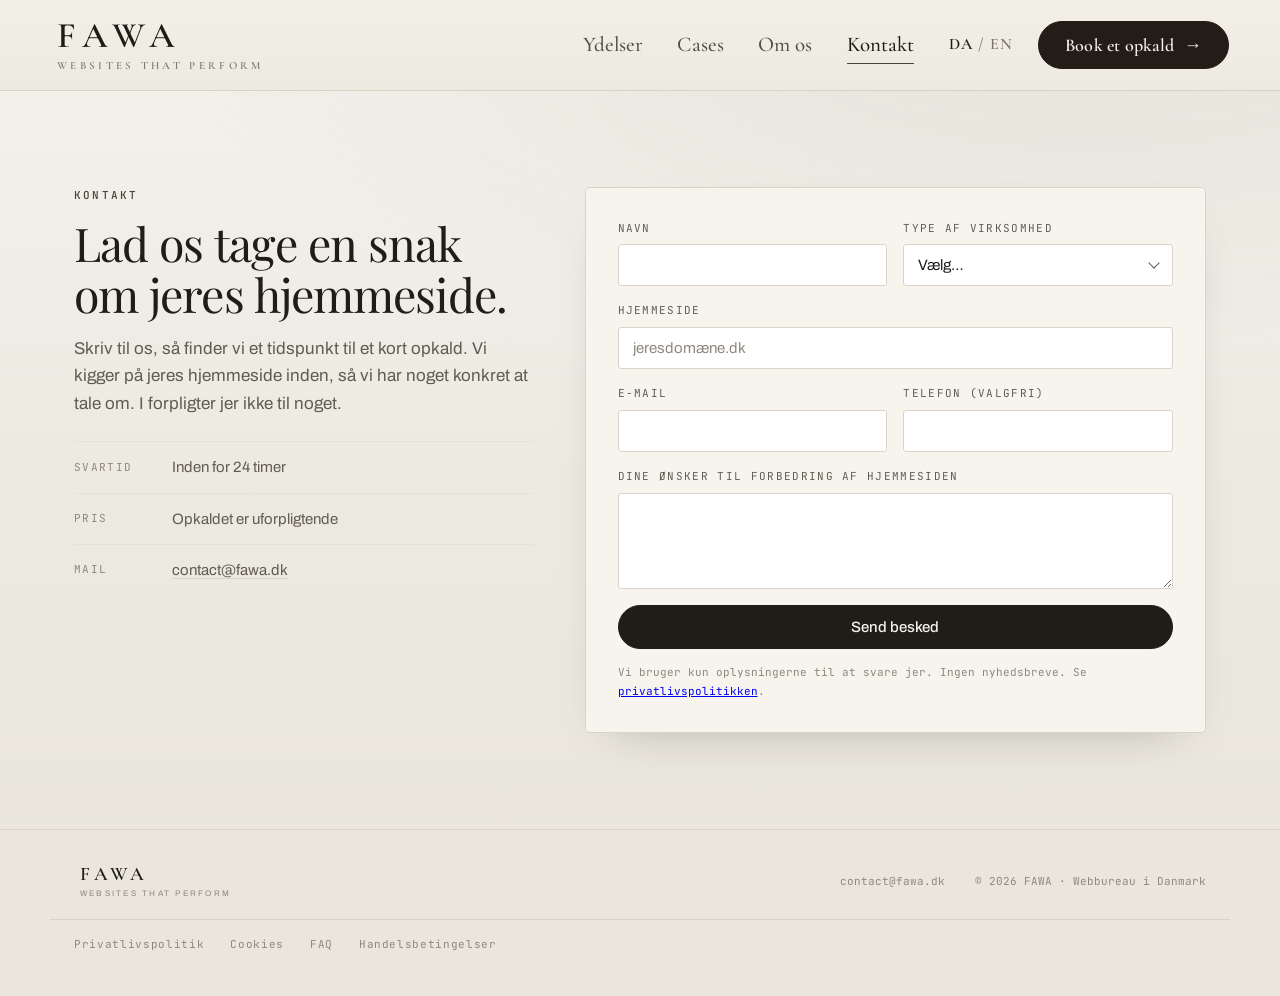
<file: kontakt/index.html>
<!doctype html>
<html lang="da">
<head>
<meta charset="utf-8">
<meta name="viewport" content="width=device-width, initial-scale=1">
<script>
/* Holder soegemaskiner vaek fra alt andet end det rigtige domaene, for eksempel
   GitHubs midlertidige adresse. Slaar sig selv fra paa fawa.dk. */
(function(){
  var h = location.hostname;
  if (h === "fawa.dk" || h === "www.fawa.dk") return;
  if (document.querySelector('meta[name="robots"]')) return;
  var m = document.createElement("meta");
  m.name = "robots";
  m.content = "noindex, nofollow";
  document.head.appendChild(m);
})();
</script>
<title>Kontakt FAWA</title>
<meta name="description" content="Skriv til os, så finder vi et tidspunkt til et kort opkald. Vi kigger på jeres hjemmeside inden, så vi har noget konkret at tale om. I forpligter jer ikke til noget.">
<meta name="theme-color" content="#2E251F">
<link rel="canonical" href="https://fawa.dk/kontakt/">
<link rel="icon" href="../assets/favicon.ico" sizes="48x48">
<link rel="icon" href="../assets/favicon-192.png" type="image/png" sizes="192x192">
<link rel="icon" href="../assets/favicon-512.png" type="image/png" sizes="512x512">
<link rel="apple-touch-icon" href="../assets/apple-touch-icon.png">
<meta property="og:type" content="website">
<meta property="og:site_name" content="FAWA">
<meta property="og:locale" content="da_DK">
<meta property="og:locale:alternate" content="en_GB">
<meta property="og:url" content="https://fawa.dk/kontakt/">
<meta property="og:title" content="Kontakt FAWA">
<meta property="og:description" content="Skriv til os, så finder vi et tidspunkt til et kort opkald. Vi kigger på jeres hjemmeside inden, så vi har noget konkret at tale om. I forpligter jer ikke til noget.">
<meta property="og:image" content="https://fawa.dk/og.jpg">
<meta property="og:image:width" content="1200">
<meta property="og:image:height" content="630">
<meta property="og:image:alt" content="FAWA · hjemmesider der performer">
<meta name="twitter:card" content="summary_large_image">
<meta name="twitter:title" content="Kontakt FAWA">
<meta name="twitter:description" content="Skriv til os, så finder vi et tidspunkt til et kort opkald. Vi kigger på jeres hjemmeside inden, så vi har noget konkret at tale om. I forpligter jer ikke til noget.">
<meta name="twitter:image" content="https://fawa.dk/og.jpg">
<link rel="preload" href="../assets/fonts/cormorant-garamond-latin-wght-normal.woff2" as="font" type="font/woff2" crossorigin>
<link rel="preload" href="../assets/fonts/archivo-latin-wght-normal.woff2" as="font" type="font/woff2" crossorigin>
<link rel="preload" as="image" href="../assets/img/hero.webp" fetchpriority="high">
<link rel="stylesheet" href="../assets/fonts.css">
<script>
(function(){
  var h = document.documentElement;
  h.classList.add("fonts-pending");
  function ready(){ h.classList.remove("fonts-pending"); h.classList.add("fonts-ready"); }
  var t = setTimeout(ready, 1500);
  if (document.fonts && document.fonts.ready) {
    document.fonts.ready.then(function(){ clearTimeout(t); ready(); });
  } else { clearTimeout(t); ready(); }
})();
</script>
<style>
/* ============ tokens ============ */
#app{
  --f-display:"Playfair Display",Georgia,"Times New Roman",serif;
  --f-serif:"Bodoni Moda",Didot,"Times New Roman",serif;
  --f-it:"Cormorant Garamond",Georgia,serif;
  --f-ui:"Archivo","Helvetica Neue",Arial,sans-serif;
  --f-mono:"JetBrains Mono",ui-monospace,"SF Mono",Menlo,monospace;
  --maxw:1180px;
  --s0:1.0625rem;
  --s1:1.1875rem;
  --s2:clamp(1.4rem,1.15rem + .8vw,1.75rem);
  --s3:clamp(1.9rem,1.4rem + 2vw,2.9rem);
  --s4:clamp(2.9rem,1.8rem + 5.2vw,5.8rem);
}
#app[data-mode="dark"]{
  --ink:#F8F5F0;
  --ink-2:#C2B8A8;
  --ink-3:#9A9081;
  --line:#4A3E34;
  --line-soft:#372D25;
  --accent:#DED8CB;
  --surface-2:#352A21;
  --btn-bg:#F6F3ED;
  --btn-fg:#26221B;
  --header-bg:#2A211A;
  --shadow:0 34px 80px -44px rgba(0,0,0,.85);
  background:#332A23;
}
#app[data-mode="light"]{
  --ink:#201D19;
  --ink-2:#615C53;
  --ink-3:#8E887D;
  --line:#DAD4C8;
  --line-soft:#E7E2D8;
  --accent:#4A443B;
  --surface-2:#F7F4EE;
  --btn-bg:#201D19;
  --btn-fg:#F4F1EA;
  --header-bg:#F2EFE9;
  --shadow:0 20px 46px -30px rgba(32,29,25,.34);
  background:
    radial-gradient(120% 55% at 85% 0%, rgba(160,150,134,.16), rgba(160,150,134,0) 62%),
    linear-gradient(180deg,#F4F2EC 0%,#EDEAE2 46%,#E9E5DC 100%);
}
/* light island inside the dark front page */
.on-light{
  --ink:#201D19;
  --ink-2:#615C53;
  --ink-3:#8E887D;
  --line:#DAD4C8;
  --line-soft:#E7E2D8;
  --accent:#4A443B;
  --surface-2:#F7F4EE;
  --btn-bg:#201D19;
  --btn-fg:#F4F1EA;
  --shadow:0 20px 46px -30px rgba(32,29,25,.34);
  color:var(--ink);
}

*{box-sizing:border-box}
[hidden]{display:none!important}
body{margin:0;background:#2A211A}
#app{
  color:var(--ink);font-family:var(--f-ui);font-weight:400;font-size:var(--s0);line-height:1.62;
  -webkit-font-smoothing:antialiased;min-height:100vh;
}
h1,h2,h3{font-family:var(--f-display);font-weight:400;line-height:1.08;letter-spacing:-.02em;text-wrap:balance;margin:0}
h4{font-family:var(--f-ui);font-weight:600;margin:0;letter-spacing:-.01em}
p{margin:0}
img{max-width:100%;display:block}
:focus-visible{outline:2px solid var(--accent);outline-offset:3px;border-radius:2px}
.wrap{max-width:var(--maxw);margin-inline:auto;padding-inline:24px}
.eyebrow{font-family:var(--f-mono);font-size:.6875rem;font-weight:500;letter-spacing:.2em;text-transform:uppercase;color:var(--accent)}
.muted{color:var(--ink-2)}

/* ============ header ============ */
header{
  position:sticky;top:0;z-index:60;
  --ink:#1F1B16;--ink-2:#544E45;--ink-3:#7D766B;--line:#D9D3C6;--line-soft:#E4DFD3;--accent:#4A443B;
  --btn-bg:#241C16;--btn-fg:#F4F1E9;
  background:linear-gradient(180deg,#F2EFE7,#EDEAE1);color:var(--ink);
  border-bottom:1px solid var(--line);
}
.hd{display:flex;align-items:center;gap:18px;height:clamp(88px,7vw,112px);max-width:1420px;padding-inline:clamp(24px,4vw,64px)}
.logo{
  display:flex;flex-direction:column;align-items:flex-start;gap:5px;
  margin-right:auto;padding-right:6px;background:none;border:0;color:var(--ink);cursor:pointer;text-align:left;
}
.logo .wm{font-family:var(--f-it);font-weight:600;font-size:2.25rem;letter-spacing:.2em;line-height:1}
header .logo .tg{font-family:var(--f-it);font-weight:600;font-size:.6875rem;letter-spacing:.3em;color:var(--ink-3)}
.logo .tg{font-family:var(--f-ui);font-weight:400;font-size:.5rem;letter-spacing:.28em;text-transform:uppercase;color:var(--ink-3)}
@media (max-width:560px){.logo .wm{font-size:1.25rem;letter-spacing:.28em}.logo .tg{display:none}}
.menu{display:flex;gap:34px;align-items:baseline}
.menu button,.menu a{
  background:none;border:0;padding:6px 0;cursor:pointer;color:var(--ink-2);
  font-family:var(--f-it);font-size:1.3125rem;font-weight:500;letter-spacing:.005em;
  border-bottom:1px solid transparent;text-decoration:none;display:inline-block;line-height:normal;
}
.menu button:hover,.menu a:hover{color:var(--ink)}
.menu button[aria-current="true"],.menu a[aria-current="true"]{color:var(--ink);border-bottom-color:var(--accent)}
.lang{display:flex;align-items:center;font-family:var(--f-it);font-weight:600;font-size:1rem;letter-spacing:.06em;color:var(--ink-3);margin-inline:12px 2px}
.lang button{background:none;border:0;padding:3px 5px;cursor:pointer;color:var(--ink-3);font:inherit;letter-spacing:inherit}
.lang button[aria-pressed="true"]{color:var(--ink)}
.burger{display:none;background:none;border:1px solid var(--line);border-radius:3px;padding:8px 10px;cursor:pointer;color:var(--ink)}
.burger span{display:block;width:16px;height:1px;background:currentColor;margin:3px 0}
@media (max-width:900px){
  .menu{
    display:none;position:absolute;top:100%;left:0;right:0;flex-direction:column;gap:0;
    background:#EFECE4;border-bottom:1px solid var(--line);padding:8px 24px 18px;
  }
  .menu.open{display:flex}
  .menu button,.menu a{padding:14px 0;border-bottom:1px solid var(--line-soft);text-align:left;font-size:1.375rem;display:block;width:100%}
  .burger{display:block;order:3}
  .hd .btn{display:none}
  .logo{font-size:1.2rem;letter-spacing:.3em}
}

/* ============ buttons ============ */
.btn{
  display:inline-flex;align-items:center;justify-content:center;gap:9px;
  font-family:var(--f-ui);font-size:.9375rem;font-weight:500;
  padding:13px 22px;border-radius:999px;border:1px solid var(--btn-bg);
  background:var(--btn-bg);color:var(--btn-fg);cursor:pointer;
  transition:opacity .18s ease,transform .18s ease;
}
.btn:hover{opacity:.87}
.btn:active{transform:translateY(1px)}
.btn .ar{transition:transform .2s ease}
.btn:hover .ar{transform:translateX(3px)}
.btn-ghost{background:transparent;color:var(--ink);border-color:var(--line)}
.btn-ghost:hover{border-color:var(--ink-3);opacity:1}
.btn-sm{padding:10px 17px;font-size:.8125rem}
header .btn{font-family:var(--f-it);font-weight:600;font-size:1.125rem;letter-spacing:.01em;padding:12px 26px}
.link{
  background:none;border:0;padding:0 0 3px;cursor:pointer;color:var(--ink);
  font-family:var(--f-ui);font-size:.9375rem;font-weight:500;
  display:inline-flex;align-items:center;gap:8px;border-bottom:1px solid var(--accent);
}
.link:hover{color:var(--accent)}

/* ============ pages ============ */
.page{display:none}
.page.active{display:block}
@media (prefers-reduced-motion:no-preference){.page.active{animation:fade .4s ease both}}
@keyframes fade{from{opacity:0;transform:translateY(6px)}to{opacity:1;transform:none}}

.section{padding-block:clamp(56px,7.5vw,100px)}
.section + .section{border-top:1px solid var(--line)}
#page-forside .section + .section{border-top:0}
.sec-head{max-width:660px;margin-bottom:clamp(28px,4vw,46px)}
.sec-head h1,.sec-head h2{font-size:var(--s3);margin-block:14px 16px}
.sec-head p{color:var(--ink-2)}
.sec-head p + p{margin-top:14px}

/* ============ balayage tones (front page) ============ */
.tone-1{background:linear-gradient(180deg,#2E251F 0%,#3A3129 100%)}
.tone-2{background:linear-gradient(180deg,#3A3129 0%,#40362E 100%)}
.tone-3{background:#564A3E;border-top:1px solid #6E6153}
.tone-fade{display:none}
.tone-4{background:#EDEAE2}
.tone-5{background:linear-gradient(180deg,#EDEAE2 0%,#E7E3DA 100%)}

/* ============ hero ============ */
.hero{position:relative;overflow:hidden;padding-block:clamp(56px,8vw,104px) clamp(38px,5vw,60px);min-height:min(86vh,760px);display:flex;align-items:center}
.hero-shot{
  position:absolute;right:0;top:0;bottom:0;width:min(58%,820px);z-index:0;pointer-events:none;
  background-image:none;background-size:cover;background-position:center right;
  -webkit-mask-image:linear-gradient(to right,transparent 0%,#000 46%),linear-gradient(to bottom,#000 62%,transparent 96%);
  -webkit-mask-composite:source-in;
  mask-image:linear-gradient(to right,transparent 0%,#000 46%),linear-gradient(to bottom,#000 62%,transparent 96%);
  mask-composite:intersect;
  animation:shotIn 1.8s cubic-bezier(.22,1,.36,1) .1s both;
}
.hero::after{
  content:"";position:absolute;left:0;right:0;bottom:0;height:34%;z-index:0;pointer-events:none;
  background:linear-gradient(to bottom,rgba(47,37,29,0),rgba(47,37,29,.92) 62%,#2F251D);width:auto;max-width:none;max-height:none;
}
@keyframes shotIn{from{opacity:0;transform:scale(1.05)}to{opacity:1;transform:none}}
@media (max-width:900px){
  .hero-shot{width:100%;opacity:.13;-webkit-mask-image:linear-gradient(to bottom,#000 20%,transparent 88%);mask-image:linear-gradient(to bottom,#000 20%,transparent 88%)}
  .hero{min-height:0}
}
.hero-in{position:relative;z-index:1;width:100%}
.brandmark{
  max-width:min(56%,660px)!important;display:flex;align-items:center;gap:clamp(14px,2.4vw,24px);
  margin-bottom:clamp(30px,4.5vw,52px);flex-wrap:wrap;
}
.bm{
  font-family:var(--f-it);font-weight:600;font-size:clamp(2.8rem,6vw,4.9rem);
  line-height:1;letter-spacing:.2em;padding-right:.2em;color:#FFFDF7;
  text-shadow:0 2px 30px rgba(255,247,230,.12);
}
.bm-rule{flex:1;min-width:40px;height:1px;background:linear-gradient(90deg,rgba(232,222,205,.5),rgba(232,222,205,0))}
.bm-tag{
  font-family:var(--f-ui);font-weight:500;font-size:.6875rem;letter-spacing:.28em;
  text-transform:uppercase;color:var(--ink-3);white-space:nowrap;
}
@media (max-width:900px){
  .brandmark{max-width:100%!important}
}
@media (max-width:700px){
  .bm-rule{display:none}
  .bm-tag{white-space:normal;flex-basis:100%}
  .brandmark{gap:12px}
}
.hero-in > *{max-width:min(52%,620px)}
@media (max-width:900px){.hero-in > *{max-width:100%}}
.hero-foot{
  display:flex!important;max-width:100%!important;align-items:center;justify-content:space-between;gap:28px;flex-wrap:wrap;
  margin-top:clamp(46px,6vw,82px);padding-top:22px;border-top:1px solid var(--line-soft);
}
.scrollhint{display:inline-flex;align-items:center;gap:14px;font-family:var(--f-ui);font-size:.6875rem;letter-spacing:.22em;text-transform:uppercase;color:var(--ink-3)}
.scrollhint i{
  width:34px;height:34px;border:1px solid var(--line);border-radius:50%;display:grid;place-items:center;
  font-style:normal;font-size:.85rem;color:var(--ink-2);
}
@media (prefers-reduced-motion:no-preference){.scrollhint i{animation:nudge 2.6s ease-in-out infinite}}
@keyframes nudge{0%,100%{transform:translateY(0)}50%{transform:translateY(3px)}}
.quote{font-family:var(--f-display);font-style:italic;font-size:.95rem;color:var(--ink-2);border-left:1px solid var(--line);padding-left:20px;max-width:42ch}
@media (max-width:640px){.quote{border-left:0;padding-left:0}}
.hero::before,.hero::after{content:"";position:absolute;pointer-events:none;z-index:0}
.hero::before{
  width:80vw;height:80vw;max-width:980px;max-height:980px;right:-20vw;top:-30vw;
  background:radial-gradient(circle,rgba(255,236,200,.14),rgba(255,236,200,0) 62%);
}
.hero::after{
  width:64vw;height:64vw;max-width:760px;max-height:760px;left:-24vw;bottom:-30vw;
  background:radial-gradient(circle,rgba(255,236,200,.08),rgba(255,236,200,0) 66%);
}
.hero .wrap{position:relative;z-index:1}
.brandmark{display:flex;align-items:center;gap:clamp(14px,3vw,28px);flex-wrap:wrap}
.bm{
  font-family:var(--f-it);font-weight:600;font-size:clamp(3.5rem,12.4vw,8.8rem);
  line-height:1;letter-spacing:.2em;padding-right:.2em;color:#FFFFFF;
}
.bm > span{
  background:none;color:#FFFFFF;-webkit-text-fill-color:#FFFFFF;
}
.bm > span:nth-child(3){margin-left:-.055em}
.logo .wm .kw{font-style:normal;margin-left:-.1em}
.bm-rule{flex:0 0 auto;width:clamp(56px,9vw,150px);height:1px;background:linear-gradient(90deg,rgba(217,210,196,.7),rgba(217,210,196,0))}
.hero .bm{flex:0 0 100%}
.hero .brandmark{row-gap:clamp(10px,1.4vw,18px)}
.hero .tagline{margin:0;font-family:var(--f-ui);font-weight:500;font-size:.6875rem;letter-spacing:.3em;text-transform:uppercase;color:var(--ink-3)}
.hero-grid{display:grid;grid-template-columns:1.25fr .75fr;gap:clamp(30px,6vw,80px);align-items:start}
@media (max-width:900px){.hero-grid{grid-template-columns:1fr;gap:38px;align-items:start}}
.hero h1{text-wrap:normal;font-family:var(--f-it);font-size:clamp(2.7rem,1.8rem + 3.9vw,5.1rem);font-weight:500;line-height:1.02;letter-spacing:-.005em;margin-block:0 26px}
.hero h1 br{display:block}
@media (min-width:700px){.hero h1 .nb{white-space:nowrap}}
.hero-side{margin:0;border-top:1px solid var(--line)}
.hero-side > div{padding-block:15px;border-bottom:1px solid var(--line-soft)}
.hero-side dt{font-family:var(--f-mono);font-size:.625rem;letter-spacing:.18em;text-transform:uppercase;color:var(--ink-3);margin-bottom:6px}
.hero-side dd{margin:0;font-size:.9375rem;color:var(--ink-2)}
.keywords{
  display:flex;flex-wrap:wrap;align-items:center;gap:14px;margin-top:clamp(42px,6vw,74px);
  font-family:var(--f-ui);font-weight:400;font-size:.875rem;color:var(--ink-2);letter-spacing:.01em;
}
.keywords i{font-style:normal;color:var(--ink-3);opacity:.55}
.keywords span:first-child{color:var(--ink);font-weight:500}
.hero h1 i{font-family:inherit;font-style:italic;font-weight:500;color:inherit}
.hero .lede{font-size:1.0625rem;line-height:1.72;color:var(--ink-2)}
.hero-cta{display:flex;flex-wrap:wrap;gap:12px;margin-top:32px}

/* plain-language facts */
.facts{
  display:grid;grid-template-columns:repeat(3,1fr);
  margin-top:clamp(40px,5vw,64px);border-top:1px solid var(--line);
}
.facts > div{padding:26px 26px 4px;border-left:1px solid var(--line);display:flex;flex-direction:column;gap:9px}
.facts > div:first-child{border-left:0;padding-left:0}
.facts h4{font-size:1.15rem}
.facts p{font-size:.9375rem;color:var(--ink-2)}
.facts .k{font-family:var(--f-mono);font-size:.625rem;letter-spacing:.18em;text-transform:uppercase;color:var(--accent)}
@media (max-width:860px){
  .facts{grid-template-columns:1fr}
  .facts > div{border-left:0;border-top:1px solid var(--line-soft);padding:22px 0 0}
  .facts > div:first-child{border-top:0}
}

/* ============ hero med foto ============ */
.hero-photo{min-height:min(92vh,calc(100vw / 1.479));padding-block:clamp(40px,6vw,74px) clamp(30px,4vw,54px);isolation:isolate}
.hero-photo .hero-shot{
  position:absolute;inset:0;width:100%;height:100%;z-index:0;
  background-image:url("../assets/img/hero.webp");
  background-size:cover;background-position:center center;
  -webkit-mask-image:none;mask-image:none;-webkit-mask-composite:source-over;mask-composite:add;
  animation:shotIn 1.9s cubic-bezier(.22,1,.36,1) .05s both;
}
.hero-photo::before,.hero-photo::after{content:"";position:absolute;pointer-events:none;z-index:0;inset:auto;}
.hero-photo::before{
  left:0;top:0;bottom:0;right:0;width:auto;height:auto;max-width:none;max-height:none;
  background:linear-gradient(100deg,rgba(34,26,19,.42) 0%,rgba(34,26,19,.2) 34%,rgba(34,26,19,.04) 58%,rgba(34,26,19,0) 76%);
}
.hero-photo::after{
  display:none;
}
.hero-photo{align-items:stretch}
.hero-photo .hero-in{position:relative;z-index:1;max-width:1420px;padding-inline:clamp(24px,4vw,64px);display:flex;flex-direction:column;flex:1}
.hero-photo .hero-eyebrow{margin-top:clamp(26px,7vh,96px)}
.hero-photo .hero-foot{margin-top:auto;padding-bottom:clamp(2px,1.6vh,22px)}
.hero-photo .hero-in > *{max-width:min(52%,620px)}
@media (max-width:900px){.hero-photo .hero-in > *{max-width:100%}}
.hero-eyebrow{
  margin:0 0 clamp(16px,2vw,24px);font-family:var(--f-ui);font-weight:500;font-size:.6875rem;
  letter-spacing:.34em;text-transform:uppercase;color:rgba(255,252,246,.82);
}
.hero-photo h1{color:#FFFDF8;text-shadow:0 2px 40px rgba(30,23,17,.35)}
.hero-photo .lede{color:rgba(255,252,246,.9);max-width:min(46%,520px)}
@media (max-width:900px){.hero-photo .lede{max-width:100%}}
.hero-photo .btn{--btn-bg:#1E1712;--btn-fg:#F6F2EA;border-color:#1E1712}
.hero-photo .btn-ghost{background:rgba(255,253,248,.06);color:#FFFDF8;border-color:rgba(255,253,248,.55)}
.hero-photo .btn-ghost:hover{border-color:#FFFDF8}
.hero-photo .hero-foot{border-top:0;padding-top:0;align-items:center}
.hero-photo .scrollhint{text-shadow:0 1px 3px rgba(28,21,15,.55),0 2px 22px rgba(28,21,15,.75);color:rgba(255,252,246,.86);flex-direction:row;align-items:center;gap:14px}
.hero-photo .scrollhint i{border-color:rgba(255,252,246,.45);color:rgba(255,252,246,.9)}
.hero-keys{
  text-shadow:0 1px 3px rgba(28,21,15,.55),0 2px 22px rgba(28,21,15,.75);
  margin:0;font-family:var(--f-it);font-weight:500;font-size:clamp(1.05rem,1.6vw,1.375rem);
  letter-spacing:.06em;color:rgba(255,252,246,.92);padding-left:clamp(18px,3vw,38px);
  border-left:1px solid rgba(255,252,246,.4);
}
@media (max-width:760px){
  .hero-photo{min-height:0}
  .hero-photo::before{background:linear-gradient(180deg,rgba(31,24,17,.86) 0%,rgba(31,24,17,.8) 48%,rgba(31,24,17,.84) 100%)}
  .hero-photo .btn-ghost{background:rgba(33,25,18,.42)}
  .hero-photo .hero-shot{background-position:30% 55%}
  .hero-photo .hero-foot{margin-top:40px}
  .hero-photo .hero-eyebrow{margin-top:8px}
  .hero-keys{padding-left:0;border-left:0;border-top:1px solid rgba(255,252,246,.35);padding-top:14px;width:100%}
  .hero-photo .hero-foot{gap:18px}
}

/* ============ intro-sekvens ============ */
@keyframes bmUp{from{opacity:0;transform:translateY(.34em) scale(.985);filter:blur(13px)}to{opacity:1;transform:none;filter:blur(0)}}
@keyframes ruleIn{from{transform:scaleX(0)}to{transform:scaleX(1)}}
@keyframes softIn{from{opacity:0;transform:translateY(16px)}to{opacity:1;transform:none}}
@keyframes wordUp{to{transform:none}}
@keyframes drift{0%,100%{transform:translate3d(0,0,0)}50%{transform:translate3d(-2.5%,2%,0)}}
@keyframes sheen{
  0%{background-position:calc(var(--i) * 33.333%) 50%}
  50%{background-position:calc(var(--i) * 33.333% + 150%) 50%}
  100%{background-position:calc(var(--i) * 33.333%) 50%}
}

.bm > span{display:inline-block;animation:bmUp 1.25s cubic-bezier(.45,.06,.24,1) calc(var(--i) * .17s + .3s) both, sheen 2.2s ease-in-out calc(var(--i) * .12s + 2.3s) 1 both}
.bm-rule{transform-origin:left center;animation:ruleIn 1.2s cubic-bezier(.22,1,.36,1) both;animation-delay:.95s}
.bm-tag{animation:softIn .8s ease both;animation-delay:1.05s}
html.fonts-pending .hero-in{opacity:0}
.hero-in{transition:opacity .25s ease}
html.fonts-ready .hero-eyebrow{animation:softIn .9s ease both;animation-delay:.18s}
html.fonts-ready .hero .lede{animation:softIn .9s ease both;animation-delay:.92s}
html.fonts-ready .hero-cta{animation:softIn .9s ease both;animation-delay:1.08s}
html.fonts-ready .hero-foot{animation:softIn .9s ease both;animation-delay:1.24s}

.hero::before{animation:drift 22s ease-in-out infinite}
.hero::after{animation:drift 28s ease-in-out infinite reverse}

.w{display:inline-block;overflow:hidden;vertical-align:bottom;padding-bottom:.08em;margin-bottom:-.08em}
.w > span{display:inline-block;transform:translateY(118%)}
html.fonts-ready .w > span{animation:wordUp .85s cubic-bezier(.22,1,.36,1) forwards;animation-delay:calc(var(--d) * 1s)}

html.hero-done .w > span,
html.hero-done .hero-eyebrow,
html.hero-done .hero .lede,
html.hero-done .hero-cta,
html.hero-done .hero-foot{animation:none !important;transform:none !important;opacity:1 !important}
html.js-reveal .rv{opacity:0;transform:translateY(20px)}
html.js-reveal .rv.in{opacity:1;transform:none;transition:opacity .9s ease,transform .9s cubic-bezier(.22,1,.36,1);transition-delay:calc(var(--i,0) * .1s)}

@media (prefers-reduced-motion:reduce){
  .bm > span,.bm-rule,.hero .tagline,.facts > div,.hero::before,.hero::after,
  html.fonts-ready .hero-eyebrow,html.fonts-ready .hero .lede,html.fonts-ready .hero-cta,html.fonts-ready .hero-foot{animation:none}
  .bm-rule{transform:scaleX(1)}
  html.fonts-ready .w > span,.w > span{transform:none;animation:none}
  html.js-reveal .rv{opacity:1;transform:none}
}

/* ============ trio ============ */
.trio{
  display:grid;grid-template-columns:repeat(3,1fr);
  max-width:var(--maxw);margin-inline:auto;padding-inline:24px;
  border-block:1px solid var(--line);
}
.trio > div{padding:30px 26px 34px;display:flex;flex-direction:column;gap:12px;border-left:1px solid var(--line)}
.trio > div:first-child{border-left:0;padding-left:0}
.trio h3{font-size:var(--s2)}
.trio p{color:var(--ink-2);font-size:.9875rem}
.trio .n{font-family:var(--f-mono);font-size:.6875rem;color:var(--accent);letter-spacing:.16em}
@media (max-width:860px){
  .trio{grid-template-columns:1fr}
  .trio > div{border-left:0;border-top:1px solid var(--line-soft);padding:26px 0 28px}
  .trio > div:first-child{border-top:0}
}

/* ============ before / after ============ */
.ba{position:relative}
#page-forside .ba{max-width:820px;margin-inline:auto}
.ba-stage{
  position:relative;aspect-ratio:4/3;max-width:100%;overflow:hidden;
  border:1px solid rgba(244,241,234,.14);border-radius:4px;box-shadow:var(--shadow);
  touch-action:pan-y;background:#E3DED3;
}
#app[data-mode="dark"] .ba-stage{background:#3A2F27}
.ba-stage img{position:absolute;inset:0;width:100%;height:100%;object-fit:cover}
.case-card .ba-stage img{object-fit:contain;background:#E9E5DB}
.ba-stage .after-img{clip-path:inset(0 0 0 var(--pos,50%))}
.ba-stage .before-img{clip-path:inset(0 calc(100% - var(--pos,50%)) 0 0)}
.ba-tag{
  position:absolute;top:14px;z-index:3;font-family:var(--f-mono);font-size:.625rem;letter-spacing:.16em;
  text-transform:uppercase;padding:5px 11px;border-radius:999px;
  background:rgba(30,27,23,.74);color:#F4F1EA;border:1px solid rgba(244,241,234,.24);backdrop-filter:blur(4px);
}
.ba-tag.l{left:14px}
.ba-tag.r{right:14px;color:#F4F1EA;border-color:rgba(244,241,234,.4)}
.ba-range{position:absolute;inset:0;width:100%;height:100%;margin:0;opacity:0;cursor:ew-resize;z-index:4;-webkit-appearance:none;appearance:none;background:transparent}
.ba-handle{position:absolute;top:0;bottom:0;left:var(--pos,50%);width:2px;margin-left:-1px;z-index:3;pointer-events:none;background:linear-gradient(180deg,rgba(255,255,255,.25),rgba(255,255,255,.85) 18%,rgba(255,255,255,.85) 82%,rgba(255,255,255,.25));box-shadow:0 0 22px rgba(255,255,255,.45),0 0 2px rgba(0,0,0,.25)}
.ba-handle::after{
  content:"";position:absolute;top:50%;left:50%;transform:translate(-50%,-50%);
  width:58px;height:58px;border-radius:999px;
  background:linear-gradient(145deg,rgba(255,255,255,.34),rgba(255,255,255,.10) 42%,rgba(255,255,255,.26));
  border:1px solid rgba(255,255,255,.55);
  -webkit-backdrop-filter:blur(16px) saturate(190%);backdrop-filter:blur(16px) saturate(190%);
  box-shadow:0 14px 40px rgba(0,0,0,.34),inset 0 1px 0 rgba(255,255,255,.85),inset 0 -10px 22px rgba(255,255,255,.18),inset 0 0 0 1px rgba(255,255,255,.12);
  transition:transform .35s cubic-bezier(.22,1,.36,1),box-shadow .35s ease;
}
.ba:hover .ba-handle::after{transform:translate(-50%,-50%) scale(1.07);box-shadow:0 18px 50px rgba(0,0,0,.4),inset 0 1px 0 rgba(255,255,255,.95),inset 0 -10px 22px rgba(255,255,255,.22)}
.ba-handle::before{
  content:"‹ ›";position:absolute;top:50%;left:50%;transform:translate(-50%,-50%);z-index:2;
  font-family:var(--f-ui);font-size:1rem;color:#fff;letter-spacing:.1em;line-height:1;
  text-shadow:0 1px 10px rgba(0,0,0,.5);
}
.ba-range:focus-visible ~ .ba-handle::after{outline:2px solid var(--accent);outline-offset:3px}
.ba-cap{display:flex;flex-wrap:wrap;justify-content:space-between;gap:10px;margin-top:12px;font-family:var(--f-mono);font-size:.6875rem;color:var(--ink-3)}

.case-split{display:grid;grid-template-columns:1.35fr .65fr;gap:clamp(26px,4vw,52px);align-items:center}
@media (max-width:940px){.case-split{grid-template-columns:1fr}}
.flag{
  display:inline-flex;align-items:center;gap:8px;font-family:var(--f-mono);font-size:.625rem;
  letter-spacing:.16em;text-transform:uppercase;color:var(--accent);
  border:1px solid var(--accent);border-radius:999px;padding:5px 13px;
}
.flag.real{color:var(--btn-fg);background:var(--accent);border-color:var(--accent);font-size:.6875rem;font-weight:500}
.changes{list-style:none;margin:22px 0 0;padding:0}
.changes li{padding-block:13px;border-top:1px solid var(--line-soft);font-size:.9375rem;color:var(--ink-2);line-height:1.55}
.changes .i{font-family:var(--f-mono);font-size:.6875rem;color:var(--accent);padding-top:.3em}.case-top{padding-top:clamp(26px,3.2vw,46px);padding-bottom:clamp(14px,2vw,22px)}.case-head{display:flex;align-items:flex-end;justify-content:space-between;gap:20px;flex-wrap:wrap}.case-head h1{margin:6px 0 0}.reel-tags{list-style:none;display:flex;gap:8px;margin:0;padding:0;flex-wrap:wrap}.reel-tags li{font-family:var(--f-mono);font-size:.625rem;letter-spacing:.16em;text-transform:uppercase;color:var(--ink-3);border:1px solid var(--line);border-radius:999px;padding:6px 13px}.reel-sec{padding:0 0 clamp(18px,2.4vw,30px)}.facts-sec{padding-top:clamp(14px,2vw,26px)}.reel{max-width:920px;margin-inline:auto}.reel-screen{position:relative;border:1px solid var(--line);border-radius:10px;overflow:hidden;background:var(--surface-2);box-shadow:0 40px 90px -46px rgba(32,29,25,.5);transform:perspective(1800px) rotateX(var(--rx,0deg)) rotateY(var(--ry,0deg));transition:transform .6s cubic-bezier(.22,1,.36,1),box-shadow .6s ease,scale .75s cubic-bezier(.22,1,.36,1)}.reel:hover .reel-screen,.reel.is-live .reel-screen{scale:1.032}.reel.is-live .reel-screen{box-shadow:0 54px 110px -44px rgba(32,29,25,.58)}.reel-view{position:relative;aspect-ratio:1500/803;overflow:hidden;background:var(--surface-2)}.reel-shot{position:absolute;inset:0;opacity:0;pointer-events:none;transform:scale(1.035);filter:blur(12px) saturate(1.1);transition:opacity 1.15s cubic-bezier(.4,0,.2,1),transform 1.5s cubic-bezier(.22,1,.36,1),filter 1.15s cubic-bezier(.4,0,.2,1)}.reel-shot.is-on{opacity:1;transform:scale(1);filter:blur(0) saturate(1)}.reel-shot.is-out{opacity:0;transform:scale(.988);filter:blur(9px) saturate(1);transition:opacity 1s cubic-bezier(.4,0,.2,1),transform 1.4s cubic-bezier(.22,1,.36,1),filter 1s cubic-bezier(.4,0,.2,1)}.reel-shot img{display:block;width:100%;height:auto;transform:translateY(0)}.build{position:absolute;left:0;right:0;top:0;z-index:2;pointer-events:none}.build .bl{position:absolute;left:0;top:0;width:100%;height:auto;display:block;opacity:0}.reel.is-live .reel-shot.is-on.has-build .b1{animation:bl1 4s linear}.reel.is-live .reel-shot.is-on.has-build .b2{animation:bl2 4s linear}.reel.is-live .reel-shot.is-on.has-build .b3{animation:bl3 4s linear}.reel.is-live .reel-shot.is-on.has-build > img{animation:blmain 4s linear}@keyframes bl1{0%,68%{opacity:1}78%,100%{opacity:0}}@keyframes bl2{0%,31%{opacity:0}39%,68%{opacity:1}78%,100%{opacity:0}}@keyframes bl3{0%,50%{opacity:0}58%,68%{opacity:1}78%,100%{opacity:0}}@keyframes blmain{0%,68%{opacity:0}78%,100%{opacity:1}}.reel-screen::after{content:"";position:absolute;inset:0;z-index:6;pointer-events:none;border-radius:inherit;box-shadow:inset 0 1px 0 rgba(255,255,255,.5),inset 0 0 90px rgba(32,29,25,.16);background:radial-gradient(135% 95% at 50% 48%,rgba(32,29,25,0) 56%,rgba(32,29,25,.16) 100%)}.reel-grain{position:absolute;inset:0;z-index:5;pointer-events:none;opacity:.055;mix-blend-mode:multiply;background-image:url("data:image/svg+xml,%3Csvg xmlns='http://www.w3.org/2000/svg' width='160' height='160'%3E%3Cfilter id='n'%3E%3CfeTurbulence type='fractalNoise' baseFrequency='.85' numOctaves='2' stitchTiles='stitch'/%3E%3C/filter%3E%3Crect width='160' height='160' filter='url(%23n)' opacity='.55'/%3E%3C/svg%3E");background-size:160px 160px}.reel.is-live .reel-shot:first-child img{animation:kenburns 3.6s cubic-bezier(.22,1,.36,1) both}@keyframes kenburns{from{scale:1.055}to{scale:1}}.reel-shot.is-on.reel-devices{animation:devscene 1.4s cubic-bezier(.22,1,.36,1) both}@keyframes devscene{from{scale:1.035}to{scale:1}}.case-head{transition:opacity .8s ease}.reel-on .case-head{opacity:.4}.reel-on .reel-screen{box-shadow:0 70px 150px -50px rgba(32,29,25,.68)}@media(prefers-reduced-motion:reduce){.reel-grain{display:none}.reel.is-live .reel-shot:first-child img,.reel-shot.is-on.reel-devices{animation:none}.reel-on .case-head{opacity:1}}.reel-sweep{position:absolute;left:0;right:0;top:0;height:190px;z-index:3;pointer-events:none;opacity:0;background:linear-gradient(180deg,rgba(255,255,255,0),rgba(255,255,255,.30) 62%,rgba(255,255,255,.62) 92%,rgba(255,255,255,0))}.reel-sweep.go{animation:sweep 1.25s cubic-bezier(.33,0,.18,1)}@keyframes sweep{0%{opacity:0;transform:translateY(-190px)}22%{opacity:.85}78%{opacity:.5}100%{opacity:0;transform:translateY(100%)}}.reel-devices{position:absolute;inset:0;background:var(--surface-2)}.reel-devices .dev{position:absolute;border:1px solid var(--line);overflow:hidden;background:#fff;opacity:0;transform:translateY(18px)}.reel-devices .dev img{display:block;width:100%;height:auto}.reel-devices .dev-d{left:3%;top:50%;width:72%;border-radius:7px;box-shadow:0 30px 60px -28px rgba(32,29,25,.6);transform:translateY(calc(-50% + 18px))}.reel-devices .dev-t{right:12%;bottom:9%;width:33%;border-radius:10px;box-shadow:0 24px 50px -22px rgba(32,29,25,.55)}.reel-devices .dev-m{right:2.5%;bottom:5%;width:15.5%;border-radius:16px;box-shadow:0 20px 44px -18px rgba(32,29,25,.55)}.reel-shot.is-on.reel-devices .dev-t,.reel-shot.is-on.reel-devices .dev-m{animation:devin .62s cubic-bezier(.22,1,.36,1) forwards}.reel-shot.is-on.reel-devices .dev-d{animation:devind .62s cubic-bezier(.22,1,.36,1) forwards}.reel-shot.is-on.reel-devices .dev-t{animation-delay:.14s}.reel-shot.is-on.reel-devices .dev-m{animation-delay:.28s}@keyframes devin{to{opacity:1;transform:translateY(0)}}@keyframes devind{to{opacity:1;transform:translateY(-50%)}}.reel-rail{display:flex;align-items:center;gap:16px;margin-top:16px;flex-wrap:wrap}.reel-steps{list-style:none;display:flex;gap:2px;margin:0;padding:0;flex-wrap:wrap}.reel-steps button{font-family:var(--f-mono);font-size:.6875rem;letter-spacing:.1em;text-transform:uppercase;color:var(--ink-3);background:none;border:1px solid transparent;border-radius:999px;padding:7px 12px;cursor:pointer;transition:color .25s ease,background .25s ease}.reel-steps button:hover{color:var(--ink)}.reel-steps .is-live button{color:var(--btn-fg);background:var(--btn-bg)}.reel-prog{flex:1 1 80px;min-width:60px;height:1px;background:transparent;position:relative;display:block;overflow:hidden}.reel-prog i{display:none}.reel-url{font-family:var(--f-mono);font-size:.6875rem;color:var(--ink-3);letter-spacing:.03em;white-space:nowrap}.reel-hint{position:absolute;right:12px;bottom:12px;margin:0;z-index:4;font-family:var(--f-mono);font-size:.625rem;letter-spacing:.1em;text-transform:uppercase;color:#F4F1EA;background:rgba(26,22,18,.52);border:1px solid rgba(255,255,255,.18);-webkit-backdrop-filter:blur(8px);backdrop-filter:blur(8px);border-radius:999px;padding:6px 12px;transition:opacity .35s ease}.reel.is-live .reel-hint{opacity:0}.facts{list-style:none;margin:0;padding:0;display:grid;grid-template-columns:repeat(3,1fr);border-block:1px solid var(--line)}.facts li{padding:30px 26px 34px;border-left:1px solid var(--line-soft);display:flex;flex-direction:column;gap:12px}.facts li:first-child{border-left:0;padding-left:0}.facts .n{font-family:var(--f-mono);font-size:.6875rem;letter-spacing:.16em;color:var(--ink-3)}.facts h2{margin:0;font-size:var(--s2)}.case-link{margin-top:26px}.case-link a{color:var(--ink);text-decoration:none;border-bottom:1px solid var(--line);padding-bottom:3px;font-size:1.0625rem}.case-link a:hover{border-color:var(--ink)}@media(max-width:820px){.facts{grid-template-columns:1fr}.facts li{border-left:0;border-top:1px solid var(--line-soft);padding:24px 0 26px}.facts li:first-child{border-top:0}.reel-url{display:none}}@media(prefers-reduced-motion:reduce){.build{display:none}.reel-shot,.reel-shot.is-on,.reel-shot.is-out{transition:none;filter:none;transform:none}.reel-shot img{transition:none!important}.reel-sweep{display:none}.reel-screen{transform:none}.reel-devices .dev{opacity:1;animation:none!important}.reel-devices .dev-d{transform:translateY(-50%)}.reel-devices .dev-t,.reel-devices .dev-m{transform:none}}

/* ============ pricing ============ */
.tiers{display:grid;grid-template-columns:repeat(3,1fr);gap:18px}
@media (max-width:900px){.tiers{grid-template-columns:1fr}}
.tier{
  background:var(--surface-2);border:1px solid var(--line);border-radius:5px;
  padding:28px 26px 30px;display:flex;flex-direction:column;gap:16px;box-shadow:var(--shadow);
}
.tier.feature{border-color:var(--accent)}
.tier .tag{align-self:flex-start;font-family:var(--f-mono);font-size:.625rem;letter-spacing:.14em;text-transform:uppercase;color:var(--accent);border:1px solid var(--accent);border-radius:999px;padding:3px 11px}
.tier h3{font-size:var(--s2)}
.tier .scope{font-family:var(--f-mono);font-size:.75rem;color:var(--ink-3)}.trio-cta{margin-top:26px}
.price{font-family:var(--f-serif);font-weight:400;font-size:2.5rem;line-height:1;letter-spacing:-.01em;font-variant-numeric:tabular-nums;display:flex;align-items:baseline;gap:9px}
.price span{font-family:var(--f-mono);font-size:.75rem;color:var(--ink-3);letter-spacing:.04em}
.price .pre{text-transform:uppercase;letter-spacing:.14em;font-size:.6875rem}
.price span.num{font-family:inherit;font-size:inherit;color:inherit;letter-spacing:inherit;font-variant-numeric:inherit}
.tier ul{list-style:none;margin:0;padding:0;display:flex;flex-direction:column;gap:10px;font-size:.9375rem;color:var(--ink-2)}
.tier li{display:flex;gap:11px;align-items:flex-start;line-height:1.5}
.tier li::before{content:"";width:5px;height:5px;margin-top:.62em;flex:none;background:var(--accent);border-radius:50%}
.tier .btn{margin-top:auto}
.includes p + p{margin-top:12px}
.tier.wide.klip{margin-top:18px;margin-bottom:0}
.info-link{align-self:flex-start;display:inline-flex;align-items:center;gap:8px;
  background:none;border:0;padding:0 0 2px;margin-top:2px;font-family:var(--f-ui);
  font-size:.8125rem;line-height:1.5;color:var(--ink-3);cursor:pointer;text-align:left;
  border-bottom:1px solid var(--line);transition:color .2s}
.info-link::before{content:"?";flex:none;display:inline-grid;place-items:center;
  width:17px;height:17px;border-radius:999px;border:1px solid currentColor;
  font-family:var(--f-mono);font-size:.625rem;line-height:1}
.info-link:hover,.info-link[aria-expanded="true"]{color:var(--ink);border-bottom-color:var(--ink-3)}
.info-panel{grid-column:1/-1;border-top:1px solid var(--line);margin-top:24px;padding-top:24px;gap:10px}
.info-panel[hidden]{display:none}
.info-panel h4{font-family:var(--f-ui);font-weight:600;font-size:.9375rem;color:var(--ink);margin:0}
.info-panel ul{list-style:none;margin:0;padding:0;display:grid;gap:7px}
.info-panel li{position:relative;padding-left:15px;color:var(--ink-2);font-size:.9375rem;line-height:1.6}
.info-panel li::before{content:"";position:absolute;left:0;top:.5em;width:5px;height:5px;border-radius:50%;background:var(--accent)}
.info-panel .cols{display:grid;grid-template-columns:1fr 1fr;gap:clamp(20px,3vw,44px)}
.info-panel .cols > div{display:grid;gap:10px;align-content:start}
.info-panel .foot{color:var(--ink-3);font-size:.875rem;line-height:1.6;margin:0}
@media (max-width:720px){.info-panel .cols{grid-template-columns:1fr;gap:24px}}
.tier.wide .wide-side .klip-price{color:var(--ink);font-size:2.1rem;line-height:1;margin-top:4px;display:flex;align-items:baseline;gap:9px}
.tier.wide .wide-side .klip-price span{color:var(--ink-3);font-family:var(--f-mono);font-size:.75rem;letter-spacing:.04em}
.tier.wide .wide-side .klip-price .pre{text-transform:uppercase;letter-spacing:.14em;font-size:.6875rem}
.tier.wide .wide-side .klip-price span.num{font-family:inherit;font-size:inherit;color:inherit;letter-spacing:inherit}
.tier.wide{display:grid;grid-template-columns:1.3fr .7fr;gap:clamp(20px,3vw,46px);align-items:start;margin-bottom:18px}
.tier.wide > div{display:flex;flex-direction:column;gap:14px}
.tier.wide .wide-side{border-left:1px solid var(--line);padding-left:clamp(18px,2.6vw,34px)}
.tier.wide .wide-side p{color:var(--ink-2);font-size:.9375rem}
.tier.wide .price-note{font-family:var(--f-serif);font-size:1.5rem;color:var(--ink)}
.tier.wide .btn{margin-top:6px;align-self:flex-start}
@media (max-width:820px){.tier.wide{grid-template-columns:1fr}.tier.wide .wide-side{border-left:0;padding-left:0;border-top:1px solid var(--line);padding-top:18px}}
.note{font-family:var(--f-mono);font-size:.75rem;color:var(--ink-3);margin-top:20px;line-height:1.75;max-width:70ch}

/* ============ steps ============ */
.steps{display:grid;grid-template-columns:repeat(4,1fr);border-block:1px solid var(--line)}
.step{padding:26px 24px 30px;display:flex;flex-direction:column;gap:11px;border-left:1px solid var(--line)}
.step:first-child{border-left:0;padding-left:0}
.step .n{font-family:var(--f-mono);font-size:.75rem;color:var(--accent);letter-spacing:.12em}
.step h3{font-size:1.3rem}
.step p{font-size:.9375rem;color:var(--ink-2)}
@media (max-width:940px){
  .steps{grid-template-columns:repeat(2,1fr)}
  .step:nth-child(3){border-left:0;padding-left:0}
  .step:nth-child(n+3){border-top:1px solid var(--line-soft)}
}
@media (max-width:560px){
  .steps{grid-template-columns:1fr}
  .step{border-left:0;padding:24px 0 26px;border-top:1px solid var(--line-soft)}
  .step:first-child{border-top:0}
}

/* ============ mini cards ============ */
.mini{display:grid;grid-template-columns:1fr 1fr;gap:18px;margin-top:26px}
@media (max-width:700px){.mini{grid-template-columns:1fr}}
.mini article{border:1px solid var(--line);border-radius:5px;padding:24px;background:var(--surface-2);display:flex;flex-direction:column;gap:9px;box-shadow:var(--shadow)}
.mini .k{font-family:var(--f-mono);font-size:.6875rem;color:var(--ink-3);letter-spacing:.12em;text-transform:uppercase}
.mini h4{font-size:1.125rem}
.mini p{font-size:.9375rem;color:var(--ink-2)}


/* ---------- demo-cases ---------- */
.cases-grid{display:grid;grid-template-columns:repeat(2,1fr);gap:clamp(30px,3.6vw,52px)}
@media (max-width:820px){.cases-grid{grid-template-columns:1fr}}
.case-card{display:flex;flex-direction:column;gap:16px}
.case-card .ba-stage{box-shadow:0 18px 44px -30px rgba(0,0,0,.6)}
.case-card .ba-tag{top:10px;font-size:.5625rem;padding:3px 8px}
.case-card .ba-tag.l{left:10px}
.case-card .ba-tag.r{right:10px}
.case-card .ba-handle::after{width:34px;height:34px}
.case-card .ba-handle::before{font-size:.8rem}
.case-meta .k{font-family:var(--f-mono);font-size:.625rem;letter-spacing:.16em;text-transform:uppercase;color:var(--ink-3)}
.case-meta h3{font-size:1.4rem;margin-block:9px 9px}
.case-meta p{font-size:.9375rem;color:var(--ink-2);max-width:46ch}
/* ============ people ============ */
.people{display:grid;grid-template-columns:1fr 1fr;gap:clamp(20px,3vw,34px);max-width:620px}
@media (max-width:760px){.people{grid-template-columns:1fr}}
.person{display:block}
.portrait{aspect-ratio:4/5;border:1px solid var(--line);border-radius:5px;background:var(--surface-2);display:grid;place-items:center;overflow:hidden;margin-bottom:18px;box-shadow:var(--shadow)}
.portrait img{width:100%;height:100%;object-fit:cover;display:block}
.portrait span{font-family:var(--f-serif);font-size:1.9rem;letter-spacing:.18em;color:var(--ink-3)}
.avatar{width:64px;height:64px;flex:none;border-radius:50%;border:1px solid var(--line);background:var(--surface-2);color:var(--ink-2);display:grid;place-items:center;font-family:var(--f-serif);font-size:1.15rem;letter-spacing:.08em}
.person h3{font-size:1.35rem}
.person .role{font-family:var(--f-mono);font-size:.6875rem;letter-spacing:.14em;text-transform:uppercase;color:var(--ink-3);margin-block:7px 0}
.person p{font-size:.9375rem;color:var(--ink-2)}
.values{display:grid;grid-template-columns:repeat(3,1fr);border-block:1px solid var(--line);margin-top:32px}
.values > div{padding:26px 24px 28px;display:flex;flex-direction:column;gap:9px;border-left:1px solid var(--line)}
.values > div:first-child{border-left:0;padding-left:0}
.values h4{font-size:1.0625rem}
.values p{font-size:.9375rem;color:var(--ink-2)}
@media (max-width:820px){
  .values{grid-template-columns:1fr}
  .values > div{border-left:0;border-top:1px solid var(--line-soft);padding:24px 0 26px}
  .values > div:first-child{border-top:0}
}

/* ============ contact ============ */
.contact{display:grid;grid-template-columns:.85fr 1.15fr;gap:clamp(28px,4vw,56px);align-items:start}
@media (max-width:900px){.contact{grid-template-columns:1fr}}
.contact-side ul{list-style:none;margin:24px 0 0;padding:0}
.contact-side li{padding-block:13px;border-top:1px solid var(--line-soft);display:flex;gap:14px;font-size:.9375rem;color:var(--ink-2)}
.contact-side li b{font-family:var(--f-mono);font-size:.6875rem;letter-spacing:.12em;text-transform:uppercase;color:var(--ink-3);min-width:84px;padding-top:.3em;font-weight:400}
.contact-side li a{color:inherit;text-decoration:none;border-bottom:1px solid var(--line);transition:border-color .2s,color .2s}
.contact-side li a:hover{color:var(--ink);border-bottom-color:var(--accent)}
.form-err{margin-top:12px;font-size:.875rem;line-height:1.55;color:#8C3B2E;background:#F6E7E2;border:1px solid #E3C7BF;border-radius:3px;padding:12px 14px}
.form-err a{color:inherit;font-weight:500}
#audit-form.sending .btn{opacity:.6;pointer-events:none}
form.audit{background:var(--surface-2);border:1px solid var(--line);border-radius:5px;padding:clamp(22px,3vw,32px);box-shadow:var(--shadow)}
.field{display:flex;flex-direction:column;gap:7px;margin-bottom:16px}
.field label{font-family:var(--f-mono);font-size:.6875rem;letter-spacing:.12em;text-transform:uppercase;color:var(--ink-2)}
.field input,.field textarea{
  font-family:var(--f-ui);font-size:.9375rem;padding:12px 14px;border:1px solid var(--line);
  border-radius:3px;background:#FFFFFF;color:var(--ink);width:100%;
}
.field input::placeholder{color:var(--ink-3)}
.sel{position:relative}
.field select{font-family:var(--f-ui);font-size:.9375rem;padding:12px 38px 12px 14px;border:1px solid var(--line);border-radius:3px;background:#FFFFFF;color:var(--ink);width:100%;appearance:none;-webkit-appearance:none;cursor:pointer}
.sel::after{content:"";position:absolute;right:15px;top:50%;width:7px;height:7px;margin-top:-6px;border-right:1.5px solid var(--ink-2);border-bottom:1.5px solid var(--ink-2);transform:rotate(45deg);pointer-events:none}

.field textarea{resize:vertical;min-height:96px}
.row2{display:grid;grid-template-columns:1fr 1fr;gap:16px}
@media (max-width:540px){.row2{grid-template-columns:1fr}}
.micro{font-family:var(--f-mono);font-size:.6875rem;color:var(--ink-3);margin-top:14px;line-height:1.7}
.done{display:none}
.done h3{font-size:var(--s2);margin-bottom:12px}
.done p{color:var(--ink-2)}
form.audit.sent .fields{display:none}
form.audit.sent .done{display:block}

/* ============ juridiske sider ============ */
.legal{max-width:790px}
.legal h1{font-size:var(--s3);margin-block:16px 18px}
.legal .lede-sm{color:var(--ink-2);font-size:var(--s1);line-height:1.62;max-width:66ch;margin-bottom:22px}
.legal h2{font-family:var(--f-ui);font-weight:600;font-size:1.0625rem;letter-spacing:-.01em;line-height:1.35;margin-block:42px 14px;padding-top:24px;border-top:1px solid var(--line)}
.legal p{color:var(--ink-2);margin-bottom:14px;max-width:72ch}
.legal ul{list-style:none;margin:0 0 18px;padding:0}
.legal ul li{color:var(--ink-2);position:relative;padding-left:20px;margin-bottom:9px;max-width:70ch}
.legal ul li::before{content:"";position:absolute;left:2px;top:.72em;width:5px;height:5px;border-radius:50%;background:var(--accent)}
.legal a{color:var(--ink);text-decoration:underline;text-underline-offset:3px}
.legal .callout{border-left:2px solid var(--accent);padding:2px 0 2px 16px;margin:18px 0 20px;color:var(--ink)}
.legal-meta{display:grid;grid-template-columns:minmax(160px,auto) 1fr;margin:26px 0 8px;border-top:1px solid var(--line)}
.legal-meta dt{font-family:var(--f-mono);font-size:.6875rem;letter-spacing:.12em;text-transform:uppercase;color:var(--ink-3);padding:13px 0;border-bottom:1px solid var(--line)}
.legal-meta dd{margin:0;padding:13px 0;border-bottom:1px solid var(--line);color:var(--ink)}
.legal-note{border:1px solid var(--line);border-radius:3px;padding:12px 14px;margin-bottom:20px;color:var(--ink-2)}
.legal-note:empty{display:none}
.legal-meta + h2{border-top:0;padding-top:0;margin-top:36px}
.ctable-wrap{overflow-x:auto;margin:6px 0 20px;border:1px solid var(--line);border-radius:3px}
.ctable{border-collapse:collapse;width:100%;min-width:620px;font-size:.875rem}
.ctable th{font-family:var(--f-mono);font-size:.625rem;font-weight:500;letter-spacing:.14em;text-transform:uppercase;color:var(--ink-3);text-align:left;padding:12px 14px;border-bottom:1px solid var(--line);white-space:nowrap}
.ctable td{padding:12px 14px;border-bottom:1px solid var(--line);color:var(--ink-2);vertical-align:top}
.ctable tr:last-child td{border-bottom:0}
.ctable td:first-child{color:var(--ink);white-space:nowrap}
.ctable td.mono{font-family:var(--f-mono);font-size:.8125rem;color:var(--ink);white-space:nowrap}

mark.todo{background:#EFE0C4;color:#5A431C;padding:2px 7px;border-radius:2px;font-family:var(--f-mono);font-size:.75rem;letter-spacing:.04em;line-height:1.9;white-space:nowrap}
.legal-foot{margin-top:46px;padding-top:24px;border-top:1px solid var(--line)}
@media (max-width:560px){.legal-meta{grid-template-columns:1fr}.legal-meta dt{padding-bottom:0;border-bottom:0}}

/* ============ faq ============ */
.faq{counter-reset:q}
.faq-group{margin-top:clamp(40px,5vw,64px)}
.faq-num{font-family:var(--f-mono);font-size:.6875rem;letter-spacing:.2em;color:var(--ink-3);margin-bottom:10px}
.faq-group h2{border-top:0;padding-top:0;margin-block:0 8px;font-family:var(--f-display);font-weight:400;font-size:var(--s2);letter-spacing:-.02em}
.faq-sub{color:var(--ink-3);margin-bottom:18px;font-size:.9375rem}
.faq-list{border-top:1px solid var(--line)}
.faq details{border-bottom:1px solid var(--line)}
.faq summary{
  list-style:none;cursor:pointer;display:block;position:relative;
  padding:18px 54px 18px 46px;font-weight:500;color:var(--ink);font-size:1rem;line-height:1.45;
  transition:color .2s ease;
}
.faq summary::-webkit-details-marker{display:none}
.faq summary::before{
  counter-increment:q;content:counter(q,decimal-leading-zero);
  position:absolute;left:0;top:20px;font-family:var(--f-mono);font-size:.6875rem;color:var(--ink-3);letter-spacing:.06em;
}
.faq summary::after{
  content:"";position:absolute;right:16px;top:24px;width:8px;height:8px;
  border-right:1.5px solid var(--ink-3);border-bottom:1.5px solid var(--ink-3);
  transform:rotate(45deg);transition:transform .25s ease,border-color .2s ease;
}
.faq details[open] summary::after{transform:rotate(-135deg);border-color:var(--ink)}
.faq summary:hover{color:var(--accent)}
.faq summary:focus-visible{outline:2px solid var(--accent);outline-offset:3px}
.faq .faq-a{padding:0 54px 20px 46px}
.faq .faq-a p{color:var(--ink-2);margin:0;max-width:68ch}
@media (prefers-reduced-motion:no-preference){.faq details[open] .faq-a{animation:faqIn .32s ease both}}
@keyframes faqIn{from{opacity:0;transform:translateY(-4px)}to{opacity:1;transform:none}}
.faq-cta{margin-top:clamp(44px,5vw,66px);padding:clamp(24px,3vw,34px);border:1px solid var(--line);border-radius:4px;background:rgba(255,255,255,.4)}
.faq-cta h3{font-size:var(--s2);margin-bottom:10px}
.faq-cta p{color:var(--ink-2);margin-bottom:18px;max-width:58ch}
@media (max-width:560px){.faq summary{padding:16px 40px 16px 38px}.faq .faq-a{padding:0 12px 18px 38px}}

/* ============ cta band + footer ============ */
.band{padding-block:clamp(48px,6vw,84px)}
.section + .band{border-top:1px solid var(--line)}
#page-forside .band{border-top:0}
.band-in{display:flex;flex-wrap:wrap;gap:26px;align-items:center;justify-content:space-between}
.band h2{font-size:var(--s3);max-width:18ch}
footer{
  --ink:#201D19;--ink-2:#615C53;--ink-3:#8E887D;--line:#DAD4C8;--accent:#4A443B;
  background:#EAE6DE;color:var(--ink);border-top:1px solid var(--line);padding-block:34px 42px;
}
.foot{display:flex;flex-wrap:wrap;gap:16px 30px;align-items:center}
.foot .logo{margin-right:auto;color:var(--ink)}
.foot .logo .wm{font-size:1.2rem}
.foot small{font-family:var(--f-mono);font-size:.6875rem;color:var(--ink-3)}
.foot-links{display:flex;flex-wrap:wrap;gap:10px 26px;margin-top:20px;padding-top:16px;border-top:1px solid var(--line)}
.foot-links a{font-family:var(--f-mono);font-size:.6875rem;letter-spacing:.06em;color:var(--ink-3);text-decoration:none}
.foot-links a:hover{color:var(--ink);text-decoration:underline;text-underline-offset:3px}

.hero-photo .hero-shot{scale:var(--hz,1)}.hero-photo .hero-in{translate:0 var(--hy,0px);opacity:var(--ho,1)}.hero-screen{position:absolute;left:0;top:0;width:1000px;height:700px;transform-origin:0 0;z-index:0;pointer-events:none;opacity:0;transition:opacity .45s ease}.hero-screen.on{opacity:1}.scr-win{position:absolute;inset:0;overflow:hidden;border-radius:9px/7px;background:#17120F}.scr-page{display:block;width:100%;height:auto;filter:brightness(.95) contrast(1.03);animation:scrPan 110s linear infinite}@keyframes scrPan{0%,1.2%{transform:translateY(0)}1.2%,63%{animation-timing-function:cubic-bezier(.4,0,.5,1)}63%,70%{transform:translateY(calc(700px - 100%))}87%,100%{transform:translateY(0)}}@media(max-width:1000px){.hero-screen{display:none}}@media(prefers-reduced-motion:reduce){.scr-page{animation:none}}.hero-scrim{position:absolute;inset:0;z-index:0;pointer-events:none;background:linear-gradient(90deg,rgba(28,21,15,.58) 0%,rgba(28,21,15,.40) 26%,rgba(28,21,15,.10) 44%,rgba(28,21,15,0) 53%),linear-gradient(180deg,rgba(28,21,15,.30) 0%,rgba(28,21,15,0) 26%,rgba(28,21,15,0) 80%,rgba(28,21,15,.32) 100%)}.hero-warm{position:absolute;inset:0;z-index:1;pointer-events:none;background:linear-gradient(104deg,rgba(255,198,126,.05) 8%,rgba(255,196,120,.12) 34%,rgba(255,186,110,.04) 48%,rgba(255,186,110,0) 56%),radial-gradient(40% 46% at 30% 10%,rgba(255,210,150,.10),rgba(255,210,150,0) 72%)}.hero-photo .hero-shot{filter:none}.hero-grain{position:absolute;inset:0;z-index:1;pointer-events:none;opacity:.05;background-image:url("data:image/svg+xml,%3Csvg xmlns='http://www.w3.org/2000/svg' width='160' height='160'%3E%3Cfilter id='n'%3E%3CfeTurbulence type='fractalNoise' baseFrequency='.85' numOctaves='2' stitchTiles='stitch'/%3E%3C/filter%3E%3Crect width='160' height='160' filter='url(%23n)' opacity='.55'/%3E%3C/svg%3E");background-size:150px 150px}.hero-cta .btn{transition:transform .55s cubic-bezier(.22,1,.36,1),background .3s ease,color .3s ease,border-color .3s ease}.hero-cta .btn .ar{transition:transform .6s cubic-bezier(.22,1,.36,1)}@media(prefers-reduced-motion:reduce){.hero-light,.hero-grain{display:none}.hero-photo .hero-shot,.hero-photo .hero-in{transform:none;scale:1;translate:none;opacity:1;transition:none}}
/* Mens videoen koerer, traeder resten af siden tilbage, saa den er i fokus. */
header,#page-cases > .case-top,#page-cases > .case-sub,#page-cases > .ds-sec,#page-cases > .band,footer{transition:filter .45s ease,opacity .45s ease}
.reel-on header,.reel-on #page-cases > .case-top,.reel-on #page-cases > .case-sub,.reel-on #page-cases > .ds-sec,.reel-on #page-cases > .band,.reel-on footer{filter:blur(6px);opacity:.4}
@media(prefers-reduced-motion:reduce){.reel-on header,.reel-on #page-cases > .case-top,.reel-on #page-cases > .case-sub,.reel-on #page-cases > .ds-sec,.reel-on #page-cases > .band,.reel-on footer{filter:none;opacity:.55}}

/* Underlinje i CTA-baandet, samme skrift og stoerrelse som trin-overskrifterne. */
.band-sub{margin:14px 0 0;max-width:40ch;font-family:var(--f-display);font-weight:400;font-size:1.3rem;line-height:1.3;letter-spacing:-.01em;color:var(--ink-2)}
@media(max-width:560px){.band-sub{font-size:1.15rem;margin-top:11px}}

/* Forsiden staar lidt taettere end de oevrige sider. */
#page-forside .section{padding-block:clamp(44px,5.4vw,72px)}
#page-forside .band{padding-block:clamp(40px,4.6vw,62px)}
#page-forside .sec-head{margin-bottom:clamp(24px,3.2vw,38px)}
#page-cases .case-sub{padding-top:clamp(10px,1.4vw,18px);padding-bottom:clamp(12px,1.8vw,20px)}#page-cases .case-head h2{margin:0}#page-cases .ds-sec{padding-top:clamp(40px,5vw,72px)}#page-cases .ds-head{align-items:flex-end;margin-bottom:clamp(20px,2.6vw,32px);max-width:920px;margin-inline:auto}#page-cases .ds-head > div{max-width:46ch}#page-cases .ds-head p{margin:10px 0 0}#page-cases .ba{max-width:920px;margin-inline:auto}</style>

<script>window.__PAGE__="kontakt";window.__META__={"forside": {"da": ["FAWA · Hjemmesider der performer", "FAWA optimerer eksisterende hjemmesider, så de bliver hurtigere, tydeligere og konverterer bedre. Design, struktur og tekst med udgangspunkt i, hvad der skaber kunder."], "en": ["FAWA · Websites that perform", "FAWA optimises existing websites so they load faster, read clearer and convert better. Design, structure and copy built around what actually brings in customers."]}, "ydelser": {"da": ["Ydelser og priser · FAWA", "Fast pris, aftalt inden vi går i gang. Vi optimerer den hjemmeside I har · prisen afhænger alene af hvor mange sider hjemmesiden har. Fra 4.995 kr."], "en": ["Services and prices · FAWA", "A fixed price, agreed before we start. We optimise the website you already have · the price depends only on how many pages it has. From 4,995 DKK."]}, "cases": {"da": ["Cases · FAWA", "Larsen & Uldbjerg: fra tom side til ny hjemmeside. Hold musen over og se hele hjemmesiden, side for side."], "en": ["Cases · FAWA", "Larsen & Uldbjerg: from an empty page to a new website. Hover to see the whole site, page by page."]}, "om": {"da": ["Om FAWA: to faste ansigter fra start til levering", "FAWA er et dansk webbureau drevet af Melissa og Sofia. Ingen projektledere eller underleverandører. I taler med de samme to mennesker hele vejen."], "en": ["About FAWA: two people, start to delivery", "FAWA is a Danish web studio run by Melissa and Sofia. No project managers or subcontractors. You talk to the same two people throughout."]}, "kontakt": {"da": ["Kontakt FAWA", "Skriv til os, så finder vi et tidspunkt til et kort opkald. Vi kigger på jeres hjemmeside inden, så vi har noget konkret at tale om. I forpligter jer ikke til noget."], "en": ["Contact FAWA", "Write to us and we'll find a time for a short call. We look at your website beforehand, so we have something concrete to talk about. You commit to nothing."]}, "privatliv": {"da": ["Privatlivspolitik · FAWA", "Sådan indsamler, bruger, opbevarer og beskytter FAWA personoplysninger på fawa.dk."], "en": ["Privacy policy · FAWA", "How FAWA collects, uses, stores and protects personal data on fawa.dk."]}, "cookies": {"da": ["Cookiepolitik · FAWA", "fawa.dk sætter ingen cookies og bruger hverken statistik eller markedsføring. Se den fulde oversigt over lagring på siden."], "en": ["Cookie policy · FAWA", "fawa.dk sets no cookies and uses neither analytics nor marketing. See the full overview of storage on the site."]}, "faq": {"da": ["Ofte stillede spørgsmål · FAWA", "Svar på de spørgsmål virksomheder typisk har om optimering og redesign af deres eksisterende hjemmeside."], "en": ["Frequently asked questions · FAWA", "Answers to the questions companies usually have about optimising and redesigning an existing website."]}, "vilkaar": {"da": ["Handelsbetingelser · FAWA", "FAWAs handelsbetingelser for erhvervskunder om optimering og redesign af eksisterende hjemmesider."], "en": ["Terms of business · FAWA", "FAWA's terms of business for business customers on optimising and redesigning existing websites."]}};</script>
</head>
<body>
<div id="app" data-mode="dark">

<header>
  <div class="wrap hd">
    <button class="logo" data-go="forside" aria-label="FAWA · forside"><span class="wm">FA<i class="kw">W</i>A</span><span class="tg" data-i18n="brand.tag">Websites that perform</span></button>
    <nav class="menu" id="menu">
      <a href="../ydelser/" data-go="ydelser" data-i18n="n.services">Ydelser</a>
      <a href="../cases/" data-go="cases" data-i18n="n.cases">Cases</a>
      <a href="../om/" data-go="om" data-i18n="n.about">Om os</a>
      <a href="../kontakt/" data-go="kontakt" data-i18n="n.contact">Kontakt</a>
    </nav>
    <div class="lang">
      <button id="lang-da" type="button" aria-pressed="true">DA</button>/<button id="lang-en" type="button" aria-pressed="false">EN</button>
    </div>
    <button class="btn btn-sm" data-go="kontakt"><span data-i18n="cta.free">Book et opkald</span> <span class="ar">→</span></button>
    <button class="burger" id="burger" aria-label="Menu" aria-expanded="false"><span></span><span></span><span></span></button>
  </div>
</header>

<main>

<!-- ============================ FORSIDE ============================ -->
<div class="page active" id="page-forside">

  <section class="hero tone-1 hero-photo">
    <div class="hero-shot" aria-hidden="true"><div class="hero-screen" aria-hidden="true"><div class="scr-win"><img class="scr-page" decoding="async" src="../assets/img/skaerm.webp" alt=""></div></div></div>
    
    
    
    <span class="hero-scrim" aria-hidden="true"></span>
    <span class="hero-warm" aria-hidden="true"></span>
    
    <span class="hero-grain" aria-hidden="true"></span>
    <div class="wrap hero-in">
      <p class="hero-eyebrow" data-i18n="brand.tag">Websites that perform</p>
      <h1 data-i18n="h.h1">Hjemmesider<br><span class="nb">der <i>performer</i></span></h1>
      <p class="lede" data-i18n="h.lede">Vi hjælper virksomheder med at optimere deres hjemmesider og omsætte besøgende til kunder. Det sker gennem skarpere budskaber, kompromisløst design og en tydelig vej til kontakt.</p>
      <div class="hero-cta">
        <button class="btn" data-go="kontakt"><span data-i18n="cta.free">Book et opkald</span> <span class="ar">→</span></button>
        <button class="btn btn-ghost" data-go="cases" data-i18n="h.seecases">Se vores arbejde</button>
      </div>
      <div class="hero-foot">
        <span class="scrollhint"><i>↓</i> <span data-i18n="h.scroll">Scroll for at udforske</span></span>
        <p class="hero-keys" data-i18n="h.tagline">Strategi · Design · Optimering</p>
      </div>
    </div>
  </section>

  <section class="section tone-2">
    <div class="wrap sec-head rv">
      <h2 data-i18n="h.o.h2">Tre ting vi kan tage os af</h2>
    </div>
    <div class="trio">
      <div class="rv">
        <h3 data-i18n="h.o1h">Optimering af jeres hjemmeside</h3>
        <p data-i18n="h.o1p">Vi går hele siden igennem og bygger den om. Tekster, opbygning, farver, billeder og knapper.</p>
      </div>
      <div class="rv">
        <h3 data-i18n="h.o2h">Ny hjemmeside</h3>
        <p data-i18n="h.o2p">Skal der bygges en ny side, tager vi udgangspunkt i jeres idéer. Har I ingen, laver vi et oplæg til brand og udtryk.</p>
      </div>
      <div class="rv">
        <h3 data-i18n="h.o3h">Ændringer efter levering</h3>
        <p data-i18n="h.o3p">Skal en tekst rettes eller et billede skiftes senere, laver vi det løbende.</p>
      </div>
    </div>
    <div class="wrap rv">
      <p class="trio-cta"><button class="link" data-go="ydelser"><span data-i18n="h.o.link">Se ydelser og priser</span> <span class="ar">→</span></button></p>
    </div>
  </section>

  <section class="section tone-3">
    <div class="wrap">
      <div class="sec-head rv">
        <span class="flag real" data-i18n="h.c.flag">Rigtig kunde</span>
        <h2 style="margin-top:16px" data-i18n="h.c.h2">Larsen &amp; Uldbjerg: fra tom side til ny hjemmeside</h2>
        <p data-i18n="h.c.p">Malerfirmaet havde et domæne, men der lå kun en vedligeholdelsesside bag det.</p>
      </div>
      <div class="ba rv" data-ba>
        <div class="ba-stage glass" style="--pos:50%;aspect-ratio:1500/803">
          <img class="after-img" decoding="async" loading="lazy" src="../assets/img/lu-efter.webp" alt="Larsen &amp; Uldbjergs nye forside: en maler i arbejde, telefonnummer og tilbudsknap øverst">
          <img class="before-img" decoding="async" loading="lazy" src="../assets/img/lu-foer.webp" alt="Larsen &amp; Uldbjerg før: en vedligeholdelsesside med beskeden om at siden snart er klar">
          <span class="ba-tag l" data-i18n="c.before">Før</span>
          <span class="ba-tag r" data-i18n="c.after">Efter</span>
          <input class="ba-range" type="range" min="0" max="100" value="50" aria-label="Træk for at sammenligne før og efter">
          <span class="ba-handle" aria-hidden="true"></span>
        </div>
        <div class="ba-cap">
          <span data-i18n="c.drag">Træk i midten for at sammenligne</span>
          <span data-i18n="lu.cap">Forside</span>
        </div>
      </div>
      <p style="margin-top:22px"><button class="link" data-go="cases"><span data-i18n="h.c.link">Se vores cases</span> <span class="ar">→</span></button></p>
    </div>
  </section>

  <section class="section tone-4 on-light">
    <div class="wrap sec-head rv">
      <p class="eyebrow" data-i18n="p.eyebrow">Sådan foregår det</p>
      <h2 data-i18n="p.h2">Fire skridt i den rækkefølge</h2>
      <p data-i18n="p.p">I ved hele vejen hvad der sker, hvad det koster og hvornår I hører fra os igen.</p>
    </div>
    <div class="wrap">
      <div class="steps">
        <div class="step rv"><span class="n">01</span><h3 data-i18n="p.1h">Uforpligtende telefonopkald</h3><p data-i18n="p.1p">Vi gennemgår jeres hjemmeside og ringer jer op så vi kan tale den igennem. Helt uforpligtende.</p></div>
        <div class="step rv"><span class="n">02</span><h3 data-i18n="p.2h">Møde og forslag</h3><p data-i18n="p.2p">Til mødet har vi lavet en grundig gennemgang af siden med konkrete forslag, fast pris og deadline.</p></div>
        <div class="step rv"><span class="n">03</span><h3 data-i18n="p.3h">Udførelse</h3><p data-i18n="p.3p">Vi får adgang til jeres hjemmeside og bygger den om derfra så I kan følge med undervejs hvis I ønsker det. Kommer der ønsker til noget mens vi arbejder, tager vi det med.</p></div>
        <div class="step rv"><span class="n">04</span><h3 data-i18n="p.4h">Efter levering</h3><p data-i18n="p.4p">I kan tilkøbe mulighed for ekstra justeringer hvis I senere får ønsker til noget der skal ændres eller tilføjes.</p></div>
      </div>
    </div>
  </section>

  <section class="band tone-5 on-light">
    <div class="wrap band-in">
      <div class="band-copy">
        <h2 data-i18n="band.h">Skal vi kigge på jeres hjemmeside sammen?</h2>
        <p class="band-sub" data-i18n="band.sub">Book et uforpligtende opkald</p>
      </div>
      <button class="btn" data-go="kontakt"><span data-i18n="cta.free">Book et opkald</span> <span class="ar">→</span></button>
    </div>
  </section>
</div>

<!-- ============================ YDELSER ============================ -->
<div class="page" id="page-ydelser">
  <section class="section">
    <div class="wrap">
      <div class="sec-head">
        <p class="eyebrow" data-i18n="y.eyebrow">Ydelser og priser</p>
        <h1 data-i18n="y.h2">Fast pris, aftalt inden vi går i gang</h1>
        <p data-i18n="y.p">Vi optimerer den hjemmeside I har. Prisen afhænger alene af hvor mange sider hjemmesiden har, og den aftales inden vi går i gang. Ikke en timepris der vokser undervejs.</p>
      </div>
      <div class="tier feature wide includes">
        <div>
          <span class="tag" data-i18n="y.inctag">Det samme i alle pakker</span>
          <h3 data-i18n="y.inch">En fuld gennemgang af jeres nuværende hjemmeside</h3>
          <p data-i18n="y.incp1">Vi går hele siden igennem og bygger den om så den er til at forstå og handle på. Layout og opbygning, alle tekster, skrifttyper, farver, billeder, knapper og rækkefølgen på siderne. Det hele bliver gennemgået og rettet, ikke kun forsiden.</p>
          <p data-i18n="y.incp2">Pakkerne indeholder præcis det samme arbejde. Det eneste der adskiller dem, er hvor mange sider jeres hjemmeside har.</p>
        </div>
        <div class="wide-side">
          <p class="price-note" data-i18n="y.incprice">Kun optimering</p>
          <p data-i18n="y.incp3">Vi arbejder på den hjemmeside I har i forvejen. Domæne, hosting og andre abonnementer er ikke en del af det vi leverer. De bliver hvor de er.</p>
          <button class="btn" data-go="kontakt"><span data-i18n="cta.free">Book et opkald</span> <span class="ar">→</span></button>
        </div>
      </div>

      <div class="tiers">
        <div class="tier">
          <h3 data-i18n="y.t1h">Mindre hjemmeside</h3>
          <p class="scope" data-i18n="y.t1s">Op til 4 sider</p>
          <p class="price"><span class="pre" data-i18n="y.from">Fra</span> <span class="num" data-i18n="y.n1">4.995</span> <span data-i18n="y.cur">kr.</span></p>
          <button class="btn btn-ghost" data-go="kontakt" data-i18n="y.btn">Få et tilbud</button>
        </div>
        <div class="tier">
          <h3 data-i18n="y.t2h">Standard hjemmeside</h3>
          <p class="scope" data-i18n="y.t2s">5–9 sider</p>
          <p class="price"><span class="pre" data-i18n="y.from">Fra</span> <span class="num" data-i18n="y.n2">7.495</span> <span data-i18n="y.cur">kr.</span></p>
          <button class="btn" data-go="kontakt" data-i18n="y.btn">Få et tilbud</button>
        </div>
        <div class="tier">
          <h3 data-i18n="y.t3h">Stor hjemmeside</h3>
          <p class="scope" data-i18n="y.t3s">10+ sider</p>
          <p class="price"><span class="pre" data-i18n="y.from">Fra</span> <span class="num" data-i18n="y.n3">9.995</span> <span data-i18n="y.cur">kr.</span></p>
          <button class="btn btn-ghost" data-go="kontakt" data-i18n="y.btn">Få et tilbud</button>
        </div>
      </div>

      <div class="tier feature wide klip">
        <div>
          <span class="tag" data-i18n="y.kliptag">Tilkøb</span>
          <h3 data-i18n="y.kliph">Klippekort til ændringer</h3>
          <p data-i18n="y.klipp">Fem ændringer på jeres hjemmeside som I bruger når I har brug for dem. Skriv til os når noget skal rettes, for eksempel en ny tekst, et nyt billede eller en pris der er ændret, så trækker vi én fra kortet. Kortet udløber ikke.</p>
        </div>
        <div class="wide-side">
          <p class="price-note" data-i18n="y.klipcount">5 ændringer</p>
          <p class="price klip-price"><span class="pre" data-i18n="y.klipfrom">Samlet</span> <span class="num" data-i18n="y.n4">1.495</span> <span data-i18n="y.cur">kr.</span></p>
          <button class="info-link" type="button" id="klip-trigger" aria-expanded="false" aria-controls="klip-def" data-i18n="y.klipinfo">Hvad tæller som en ændring?</button>
          <button class="btn btn-ghost" data-go="kontakt" data-i18n="y.btn">Få et tilbud</button>
        </div>
        <div class="info-panel" id="klip-def" hidden>
          <div class="cols">
            <div>
              <h4 data-i18n="y.defja">Det tæller som én ændring</h4>
              <ul>
                <li data-i18n="y.defja1">En tekst der skal rettes eller skrives om</li>
                <li data-i18n="y.defja2">Et billede der skal skiftes ud</li>
                <li data-i18n="y.defja3">En pris, en åbningstid eller en kontaktoplysning der skal opdateres</li>
                <li data-i18n="y.defja4">Et punkt der skal tilføjes eller fjernes i en liste eller i menuen</li>
              </ul>
            </div>
            <div>
              <h4 data-i18n="y.defnej">Det er ikke et klip</h4>
              <ul>
                <li data-i18n="y.defnej1">Nye sider aftaler vi særskilt</li>
                <li data-i18n="y.defnej2">Et nyt design eller en ny opbygning af en side</li>
                <li data-i18n="y.defnej3">Nye funktioner, for eksempel booking eller webshop</li>
              </ul>
            </div>
          </div>
          <p class="foot" data-i18n="y.deffoot">Hænger flere små rettelser sammen, for eksempel tre tekster på den samme side, tæller vi det som ét klip. Er vi i tvivl, spørger vi jer inden vi trækker det.</p>
        </div>
      </div>
      <p class="note" data-i18n="y.note">Alle priser er ekskl. moms. Den endelige pris aftales når vi har været siden igennem. Så ved I præcis hvad den lyder på inden vi går i gang. Ekstra justeringer efter levering kan tilkøbes og indgår ikke i priserne.</p>
    </div>
  </section>

  <section class="section">
    <div class="wrap sec-head">
      <p class="eyebrow" data-i18n="y.f.eyebrow">Det vi hjælper med</p>
      <h2 data-i18n="y.f.h2">Hvad en gennemgang gør ved jeres hjemmeside</h2>
      <p data-i18n="y.f.p">Vi arbejder på tre ting hver gang vi tager fat i en hjemmeside: udtrykket, budskabet og vejen til at tage kontakt.</p>
    </div>
    <div class="trio">
      <div><span class="n">01</span><h3 data-i18n="y.f1h">Et skarpere udtryk</h3><p data-i18n="y.f1p">Vi opdaterer design, farver, skrifttyper og billeder så hjemmesiden er behagelig at se på og signalerer den kvalitet I leverer.</p></div>
      <div><span class="n">02</span><h3 data-i18n="y.f2h">Et tydeligt budskab</h3><p data-i18n="y.f2p">Vi sætter teksten op så det med det samme står klart hvad I sælger, hvem det er til og hvorfor man skal vælge jer.</p></div>
      <div><span class="n">03</span><h3 data-i18n="y.f3h">En kortere vej til kontakt</h3><p data-i18n="y.f3p">Vi rydder op i opbygning, knapper og formularer, også på mobil, så de besøgende nemt finder frem til jer når de er klar.</p></div>
    </div>
  </section>

  <section class="band">
    <div class="wrap band-in">
      <div class="band-copy">
        <h2 data-i18n="band.h">Skal vi kigge på jeres hjemmeside sammen?</h2>
        <p class="band-sub" data-i18n="band.sub">Book et uforpligtende opkald</p>
      </div>
      <button class="btn" data-go="kontakt"><span data-i18n="cta.free">Book et opkald</span> <span class="ar">→</span></button>
    </div>
  </section>
</div>

<!-- ============================ CASES ============================ -->
<div class="page" id="page-cases">

  <section class="section case-top">
    <div class="wrap case-head">
      <div>
        <p class="eyebrow" data-i18n="c.eyebrow">Cases</p>
        <h1 data-i18n="c.h1">Rigtige kunder</h1>
      </div>
    </div>
  </section>

  <section class="case-sub">
    <div class="wrap case-head">
      <div>
        <h2 data-i18n="lu.h2">Larsen &amp; Uldbjerg</h2>
      </div>
      <ul class="reel-tags">
        <li data-i18n="lu.t1">Hjemmeside</li>
        <li data-i18n="lu.t2">Design</li>
        <li data-i18n="lu.t3">Udvikling</li>
      </ul>
    </div>
  </section>

  <section class="reel-sec">
    <div class="wrap">
      <div class="reel" data-reel>
        <div class="reel-screen">
          <div class="reel-view">
                        <div class="reel-shot is-on" data-url="larsen-uldbjerg.dk"><img decoding="async" src="../assets/img/lu-reel-1.webp" alt="Forsiden på den nye hjemmeside"></div>
            <div class="reel-shot" data-url="larsen-uldbjerg.dk/ydelser"><img decoding="async" loading="lazy" src="../assets/img/lu-reel-2.webp" alt="Ydelsessiden med de fem områder, firmaet maler"></div>
            <div class="reel-shot" data-url="larsen-uldbjerg.dk/cases"><img decoding="async" loading="lazy" src="../assets/img/lu-reel-3.webp" alt="Cases-siden med før og efter fra fem rum"></div>
            <div class="reel-shot" data-url="larsen-uldbjerg.dk/om-os"><img decoding="async" loading="lazy" src="../assets/img/lu-reel-4.webp" alt="Om os-siden med historien og de tre malere bag"></div>
            <div class="reel-shot" data-url="larsen-uldbjerg.dk/job"><img decoding="async" loading="lazy" src="../assets/img/lu-reel-5.webp" alt="Jobsiden med ledige stillinger og ansøgningsskema"></div>
            <div class="reel-shot reel-devices" data-url="larsen-uldbjerg.dk">
              <div class="dev dev-d"><img decoding="async" loading="lazy" src="../assets/img/lu-efter.webp" alt="Forsiden på computer"></div>
              <div class="dev dev-t"><img decoding="async" loading="lazy" src="../assets/img/lu-tablet.webp" alt="Forsiden på tablet"></div>
              <div class="dev dev-m"><img decoding="async" loading="lazy" src="../assets/img/lu-mobil.webp" alt="Forsiden på telefon"></div>
            </div>
            <span class="reel-grain" aria-hidden="true"></span>
          </div>
          <p class="reel-hint" data-i18n="lu.hint">Hold musen over for at afspille</p>
        </div>
        <div class="reel-rail">
          
          <span class="reel-url" data-reel-url>larsen-uldbjerg.dk</span>
        </div>
      </div>
    </div>
  </section>

  <section class="section ds-sec">
    <div class="wrap">
      <div class="case-head ds-head">
        <div>
          <h2 data-i18n="ds.h2">Dürüm Symfoni</h2>
          <p data-i18n="ds.p">Restauranten havde ikke en forside. Domænet førte direkte ind i bestillingssystemet. Nu er der en forside med navn, åbningstider, adresse og en knap til bestilling.</p>
        </div>
        <ul class="reel-tags">
          <li data-i18n="ds.t1">Hjemmeside</li>
          <li data-i18n="ds.t2">Design</li>
          <li data-i18n="ds.t3">Udvikling</li>
        </ul>
      </div>
      <div class="ba rv" data-ba>
        <div class="ba-stage glass" style="--pos:50%;aspect-ratio:2880/1638">
          <img class="after-img" decoding="async" loading="lazy" src="../assets/img/ds-efter.webp" alt="Dürüm Symfoni efter: en blå forside med restaurantens navn, åbningstider, adresse og en knap til bestilling">
          <img class="before-img" decoding="async" loading="lazy" src="../assets/img/ds-foer.webp" alt="Dürüm Symfoni før: domænet førte direkte ind i bestillingssystemet med menuliste og kurv i siden">
          <span class="ba-tag l" data-i18n="c.before">Før</span>
          <span class="ba-tag r" data-i18n="c.after">Efter</span>
          <input class="ba-range" type="range" min="0" max="100" value="50" aria-label="Træk for at sammenligne før og efter">
          <span class="ba-handle" aria-hidden="true"></span>
        </div>
        <div class="ba-cap">
          <span data-i18n="c.drag">Træk i midten for at sammenligne</span>
          <span data-i18n="ds.cap">Forside</span>
        </div>
      </div>
    </div>
  </section>


  <section class="band">
    <div class="wrap band-in">
      <h2 data-i18n="c.band">Vil I se hvordan jeres hjemmeside kunne se ud?</h2>
      <button class="btn" data-go="kontakt"><span data-i18n="cta.free">Book et opkald</span> <span class="ar">→</span></button>
    </div>
  </section>
</div>

<!-- ============================ OM OS ============================ -->
<div class="page" id="page-om">
  <section class="section">
    <div class="wrap">
      <div class="sec-head">
        <p class="eyebrow" data-i18n="o.eyebrow">Om os</p>
        <h1 data-i18n="o.h2">To faste ansigter fra første samtale til levering</h1>
        <p data-i18n="o.p">FAWA er et dansk webbureau drevet af Melissa og Sofia. Vi arbejder for virksomheder der allerede har en hjemmeside, men ikke får nok ud af den. Vi bygger den om så den er til at forstå, rar at se på og nem at handle på.</p>
        <p data-i18n="o.pb">Vi er to om det hele. Der kommer ingen projektledere eller underleverandører ind over, og I taler med de samme to mennesker fra den første samtale til siden er leveret. Vi tager kun de opgaver vi kan nå at gøre ordentligt, og siger til hvis vi ikke er de rigtige til opgaven.</p>
      </div>
      <div class="people">
        <div class="person">
          <div class="portrait"><img src="../assets/img/portraet-sofia.webp" alt="Melissa, medstifter af FAWA" decoding="async"></div>
          <h3>Melissa</h3>
          <p class="role" data-i18n="o.r1">Co-founder</p>
        </div>
        <div class="person">
          <div class="portrait"><img src="../assets/img/portraet-melissa.webp" alt="Sofia, medstifter af FAWA" decoding="async"></div>
          <h3>Sofia</h3>
          <p class="role" data-i18n="o.r2">Co-founder</p>
        </div>
      </div>
      <div class="values">
        <div><h4 data-i18n="o.v1h">Fast pris fra start</h4><p data-i18n="o.v1p">Prisen aftales inden vi går i gang, og den holder. Ingen regninger I ikke har set komme.</p></div>
        <div><h4 data-i18n="o.v2h">Ærlig rådgivning</h4><p data-i18n="o.v2p">Er en ny hjemmeside ikke det der flytter mest for jer, siger vi det. Også når det koster os opgaven.</p></div>
        <div><h4 data-i18n="o.v3h">I ejer det hele</h4><p data-i18n="o.v3p">Domæne, hosting og adgange står i jeres navn. I er ikke bundet til os bagefter.</p></div>
      </div>
    </div>
  </section>

  <section class="band">
    <div class="wrap band-in">
      <div class="band-copy">
        <h2 data-i18n="band.h">Skal vi kigge på jeres hjemmeside sammen?</h2>
        <p class="band-sub" data-i18n="band.sub">Book et uforpligtende opkald</p>
      </div>
      <button class="btn" data-go="kontakt"><span data-i18n="cta.free">Book et opkald</span> <span class="ar">→</span></button>
    </div>
  </section>
</div>

<!-- ============================ KONTAKT ============================ -->
<div class="page" id="page-kontakt">
  <section class="section">
    <div class="wrap contact">
      <div class="contact-side">
        <p class="eyebrow" data-i18n="k.eyebrow">Kontakt</p>
        <h1 style="font-size:var(--s3);margin-block:14px 16px" data-i18n="k.h2">Lad os tage en snak om jeres hjemmeside.</h1>
        <p class="muted" data-i18n="k.p">Skriv til os, så finder vi et tidspunkt til et kort opkald. Vi kigger på jeres hjemmeside inden, så vi har noget konkret at tale om. I forpligter jer ikke til noget.</p>
        <ul>
          <li><b data-i18n="k.l1b">Svartid</b><span data-i18n="k.l1s">Inden for 24 timer</span></li>
          <li><b data-i18n="k.l2b">Pris</b><span data-i18n="k.l2s">Opkaldet er uforpligtende</span></li>
          <li><b data-i18n="k.l3b">Mail</b><span><a href="mailto:contact@fawa.dk">contact@fawa.dk</a></span></li>
        </ul>
      </div>

      <form class="audit" id="audit-form" novalidate>
        <div class="fields">
          <input type="checkbox" name="botcheck" id="f-bot" tabindex="-1" autocomplete="off" aria-hidden="true" style="position:absolute;left:-9999px;opacity:0;height:0;width:0">
          <div class="row2">
            <div class="field"><label for="f-name" data-i18n="k.fname">Navn</label><input id="f-name" type="text" autocomplete="name" required></div>
            <div class="field"><label for="f-type" data-i18n="k.ftype">Type af virksomhed</label><div class="sel"><select id="f-type"><option value="" data-i18n="k.o0">Vælg…</option><option data-i18n="k.o1">Webshop</option><option data-i18n="k.o2">Butik eller showroom</option><option data-i18n="k.o3">Restaurant, café eller bar</option><option data-i18n="k.o4">Håndværk og byggeri</option><option data-i18n="k.o5">Klinik eller behandler</option><option data-i18n="k.o6">Service og rådgivning</option><option data-i18n="k.o7">Andet</option></select></div></div>
          </div>
          <div class="field"><label for="f-site" data-i18n="k.fsite">Hjemmeside</label><input id="f-site" type="text" inputmode="url" placeholder="jeresdomæne.dk" data-i18n-ph="k.ph" required></div>
          <div class="row2">
            <div class="field"><label for="f-mail" data-i18n="k.fmail">E-mail</label><input id="f-mail" type="email" autocomplete="email" required></div>
            <div class="field"><label for="f-phone" data-i18n="k.fphone">Telefon (valgfri)</label><input id="f-phone" type="tel" autocomplete="tel"></div>
          </div>
          <div class="field"><label for="f-msg" data-i18n="k.fmsg">Dine ønsker til forbedring af hjemmesiden</label><textarea id="f-msg"></textarea></div>
          <button class="btn" type="submit" id="f-submit" style="width:100%"><span data-i18n="k.submit">Send besked</span></button>
          <p class="form-err" id="form-err" hidden data-i18n="k.err">Beskeden kunne ikke sendes lige nu. Skriv i stedet direkte til <a href="mailto:contact@fawa.dk">contact@fawa.dk</a>, så vender vi tilbage inden for 24 timer.</p>
          <p class="micro" data-i18n="k.micro">Vi bruger kun oplysningerne til at svare jer. Ingen nyhedsbreve. Se <a href="../privatlivspolitik/" data-go="privatliv">privatlivspolitikken</a>.</p>
        </div>
        <div class="done" id="done">
          <h3 data-i18n="k.doneh">Tak, den er modtaget.</h3>
          <p data-i18n="k.donep">Vi kigger på siden og vender tilbage inden for 24 timer for at finde et tidspunkt til et kort opkald.</p>
        </div>
      </form>
    </div>
  </section>
</div>

<div class="page" id="page-privatliv">
  <section class="section">
    <div class="wrap legal">
      <p class="eyebrow" data-i18n="pp.eyebrow">Privatlivspolitik</p>
      <h1 data-i18n="p.h1">Privatlivspolitik for FAWA</h1>
      <p class="lede-sm" data-i18n="p.lede">Gælder for fawa.dk. Politikken forklarer, hvordan FAWA indsamler, bruger, opbevarer og beskytter personoplysninger, når nogen besøger fawa.dk, kontakter os eller bliver kunde hos os.</p>

      <dl class="legal-meta">
        <dt data-i18n="p.m1">Senest opdateret</dt><dd data-i18n="p.m1v">30. september 2026</dd>
        <dt data-i18n="p.m2">Virksomhed</dt><dd>FAWA</dd>
        <dt data-i18n="p.m4">Adresse</dt><dd data-i18n="p.m4v">Falkonervænget 1, 1952 Frederiksberg C</dd>
        <dt data-i18n="p.m5">E-mail</dt><dd><a href="mailto:contact@fawa.dk">contact@fawa.dk</a></dd>
        <dt data-i18n="p.m6">Hjemmeside</dt><dd>fawa.dk</dd>
      </dl>

      <h2 data-i18n="p.h_1">1. Dataansvarlig</h2>
      <p data-i18n="p.p_1a">FAWA er dataansvarlig for behandlingen af de personoplysninger, som er beskrevet i denne politik.</p>
      <p data-i18n="p.p_1b">Spørgsmål om privatliv eller behandling af personoplysninger kan sendes til den e-mailadresse, der står ovenfor.</p>

      <h2 data-i18n="p.h_2">2. Personoplysninger vi behandler</h2>
      <p data-i18n="p.p_2a">Vi kan behandle følgende typer personoplysninger:</p>
      <ul>
        <li data-i18n="p.l2a">Navn, e-mailadresse og telefonnummer</li>
        <li data-i18n="p.l2b">Virksomhedsnavn og stillingsbetegnelse</li>
        <li data-i18n="p.l2c">Oplysninger, som du skriver i en kontaktformular eller sender via e-mail</li>
        <li data-i18n="p.l2d">Oplysninger om den opgave eller ydelse, du ønsker hjælp til</li>
        <li data-i18n="p.l2e">Kunde-, aftale-, tilbuds- og faktureringsoplysninger</li>
        <li data-i18n="p.l2f">Korrespondance mellem dig og FAWA</li>
        <li data-i18n="p.l2g">Tekniske oplysninger om besøg på fawa.dk, eksempelvis IP-adresse, browser og enhed</li>
        <li data-i18n="p.l2h">Dit valg af sprog, som gemmes lokalt i din egen browser og ikke sendes til os</li>
      </ul>
      <p class="callout" data-i18n="p.p_2b">Send ikke følsomme personoplysninger, CPR-numre eller andre fortrolige oplysninger gennem kontaktformularen, medmindre det er nødvendigt og aftalt med os på forhånd.</p>

      <h2 data-i18n="p.h_3">3. Når du kontakter os</h2>
      <p data-i18n="p.p_3a">Når du kontakter FAWA via kontaktformularen eller e-mail, bruger vi oplysningerne til at besvare din henvendelse, forstå dit behov, udarbejde et tilbud og følge op på en mulig opgave. Oplyser du selv et telefonnummer, bruger vi det kun til at ringe dig op om netop den henvendelse.</p>
      <p data-i18n="p.p_3b">Behandlingen sker som udgangspunkt på baggrund af vores legitime interesse i at besvare henvendelser og drive vores virksomhed, jf. databeskyttelsesforordningens artikel 6, stk. 1, litra f. Hvis henvendelsen vedrører en mulig aftale, kan behandlingen også være nødvendig for at gennemføre foranstaltninger på din anmodning, før en aftale indgås, jf. artikel 6, stk. 1, litra b.</p>
      <p data-i18n="p.p_3c">Almindelige henvendelser opbevares som udgangspunkt i 12 måneder efter afslutningen af dialogen. Oplysninger kan opbevares længere, hvis de bliver relevante for et kunde- eller aftaleforhold, eller hvis vi har behov for at dokumentere forløbet.</p>

      <h2 data-i18n="p.h_4">4. Når du bliver kunde</h2>
      <p data-i18n="p.p_4a">Når du indgår en aftale med FAWA, behandler vi oplysninger for at levere ydelsen, kommunikere om projektet, administrere aftalen, udarbejde tilbud og fakturaer, modtage betaling, yde support og dokumentere vores arbejde.</p>
      <p data-i18n="p.p_4b">Behandlingen sker primært, fordi den er nødvendig for at opfylde aftalen, jf. artikel 6, stk. 1, litra b. Oplysninger, som vi skal behandle for at overholde eksempelvis bogføringsregler, behandles efter artikel 6, stk. 1, litra c.</p>
      <p data-i18n="p.p_4c">Regnskabsmateriale opbevares i den periode, som følger af den gældende bogføringslovgivning. Andre kunde- og projektoplysninger slettes eller anonymiseres, når de ikke længere er nødvendige, vurderet ud fra aftalen, dokumentationsbehovet og eventuelle retskrav.</p>

      <h2 data-i18n="p.h_5">5. Nyhedsbreve og markedsføring</h2>
      <p data-i18n="p.p_5a">Hvis FAWA tilbyder nyhedsbrev eller anden elektronisk markedsføring, sender vi det kun, når vi har et gyldigt grundlag, eksempelvis dit samtykke.</p>
      <p data-i18n="p.p_5b">Samtykket er frivilligt og kan til enhver tid trækkes tilbage via afmeldingslinket i den enkelte e-mail eller ved at kontakte os. Tilbagetrækningen påvirker ikke lovligheden af den behandling, der fandt sted før tilbagetrækningen.</p>
      <p data-i18n="p.p_5c">Vi opbevarer dokumentation for samtykket, så længe det er nødvendigt for at dokumentere, at markedsføringen er sendt lovligt.</p>

      <h2 data-i18n="p.h_6">6. Cookies og statistik</h2>
      <p data-i18n="p.p_6a">fawa.dk sætter ingen cookies og bruger hverken statistik-, analyse- eller markedsføringsværktøjer. Den eneste lagring på siden er dit valg af sprog, som gemmes lokalt i din browser og ikke sendes videre.</p>
      <p data-i18n="p.p_6b">Vores udbyder af hosting registrerer som led i den tekniske drift almindelige serverlogs, herunder IP-adresse og tidspunkt. Vi bruger ikke disse logs til at følge enkelte besøgende.</p>
      <p data-i18n="p.p_6c">Fordi der ikke sættes cookies, der kræver samtykke, vises der ikke et cookiebanner på fawa.dk. Den fulde oversigt over lagring på siden står i <a href="../cookiepolitik/" data-go="cookies" data-i18n="p.p_6link">cookiepolitikken</a>. Tilføjer vi senere et værktøj, der kræver samtykke, indhenter vi det først og opdaterer begge politikker.</p>

      <h2 data-i18n="p.h_7">7. Modtagere og databehandlere</h2>
      <p data-i18n="p.p_7a">FAWA kan bruge leverandører, som hjælper os med at drive virksomheden og levere vores ydelser. Det kan være leverandører af:</p>
      <ul>
        <li data-i18n="p.l7a">Hosting, hjemmeside og e-mail</li>
        <li data-i18n="p.l7b">Kontaktformularer, kundestyring og projektstyring</li>
        <li data-i18n="p.l7c">Regnskab, fakturering og betaling</li>
        <li data-i18n="p.l7d">Cloudlager, backup, analyse og cookiesamtykke</li>
        <li data-i18n="p.l7e">IT-support og sikkerhed</li>
      </ul>
      <p data-i18n="p.p_7b">Leverandører, der behandler oplysninger på vores vegne, må kun behandle oplysningerne efter vores instruks og på grundlag af en databehandleraftale, når dette er påkrævet. Oplysninger kan desuden videregives til myndigheder, revisorer eller rådgivere, hvis det er nødvendigt for at overholde en retlig forpligtelse eller varetage et retskrav.</p>

      <h2 data-i18n="p.h_8">8. Overførsel uden for EU og EØS</h2>
      <p data-i18n="p.p_8a">Nogle leverandører kan behandle personoplysninger i lande uden for EU og EØS. Hvis det sker, sikrer vi et lovligt overførselsgrundlag, eksempelvis en tilstrækkelighedsafgørelse fra EU-Kommissionen, EU-Kommissionens standardkontraktbestemmelser eller andre lovlige sikkerhedsforanstaltninger.</p>
      <p data-i18n="p.p_8b">Du kan kontakte os for at få nærmere oplysninger om grundlaget for en konkret overførsel.</p>

      <h2 data-i18n="p.h_9">9. Opbevaring og sletning</h2>
      <p data-i18n="p.p_9a">Vi opbevarer kun personoplysninger, så længe det er nødvendigt. Når vi fastsætter perioden, ser vi blandt andet på formålet, kunde- eller aftaleforholdet, lovpligtige opbevaringskrav, dokumentationsbehov, mulige retskrav og oplysningernes karakter.</p>
      <p data-i18n="p.p_9b">Når oplysningerne ikke længere er nødvendige, slettes eller anonymiseres de på en sikker måde.</p>

      <h2 data-i18n="p.h_10">10. Sikkerhed</h2>
      <p data-i18n="p.p_10a">FAWA anvender passende tekniske og organisatoriske sikkerhedsforanstaltninger for at beskytte oplysninger mod hændelig eller ulovlig sletning, tab, ændring, offentliggørelse, misbrug og uautoriseret adgang.</p>
      <p data-i18n="p.p_10b">Foranstaltningerne kan blandt andet omfatte adgangsbegrænsning, stærke adgangskoder, tofaktorgodkendelse, sikkerhedskopiering, systemopdateringer og begrænsning af de oplysninger, vi indsamler.</p>

      <h2 data-i18n="p.h_11">11. Dine rettigheder</h2>
      <p data-i18n="p.p_11a">Du har efter omstændighederne ret til:</p>
      <ul>
        <li data-i18n="p.l11a">Indsigt i de personoplysninger, vi behandler om dig</li>
        <li data-i18n="p.l11b">Berigtigelse af urigtige eller ufuldstændige oplysninger</li>
        <li data-i18n="p.l11c">Sletning eller begrænsning af behandlingen</li>
        <li data-i18n="p.l11d">At gøre indsigelse mod behandling baseret på en interesseafvejning</li>
        <li data-i18n="p.l11e">Dataportabilitet, når betingelserne er opfyldt</li>
        <li data-i18n="p.l11f">At trække et samtykke tilbage</li>
      </ul>
      <p data-i18n="p.p_11b">Rettighederne er ikke absolutte. I visse situationer kan vi være berettigede eller forpligtede til fortsat at behandle oplysningerne. Kontakt <a href="mailto:contact@fawa.dk">contact@fawa.dk</a>, hvis du vil gøre brug af dine rettigheder. Vi kan bede om oplysninger, der er nødvendige for at bekræfte din identitet.</p>

      <h2 data-i18n="p.h_12">12. Klage til Datatilsynet</h2>
      <p data-i18n="p.p_12a">Hvis du er utilfreds med FAWAs behandling af dine personoplysninger, opfordrer vi dig til først at kontakte os, så vi kan forsøge at finde en løsning.</p>
      <p data-i18n="p.p_12b">Du har også ret til at klage til Datatilsynet, Carl Jacobsens Vej 35, 2500 Valby, telefon 33 19 32 00.</p>
      <p data-i18n="p.p_12c">Læs mere og indgiv en klage på <a href="https://www.datatilsynet.dk" target="_blank" rel="noopener">datatilsynet.dk</a></p>

      <h2 data-i18n="p.h_13">13. Links til andre hjemmesider</h2>
      <p data-i18n="p.p_13a">fawa.dk kan indeholde links til andre hjemmesider. FAWA er ikke ansvarlig for, hvordan disse hjemmesider behandler personoplysninger. Vi anbefaler, at du læser deres privatlivspolitikker.</p>

      <h2 data-i18n="p.h_14">14. Ændringer til privatlivspolitikken</h2>
      <p data-i18n="p.p_14a">Vi kan opdatere privatlivspolitikken, hvis vores behandling ændrer sig, eller hvis regler og myndighedsvejledning ændres. Den nyeste version vil altid være tilgængelig på fawa.dk. Datoen øverst viser, hvornår politikken senest er opdateret.</p>

      <div class="legal-foot">
        <button class="btn btn-ghost" data-go="forside" data-i18n="p.back">Tilbage til forsiden</button>
      </div>
    </div>
  </section>
</div>

<div class="page" id="page-cookies">
  <section class="section">
    <div class="wrap legal">
      <p class="eyebrow" data-i18n="ck.eyebrow">Cookiepolitik</p>
      <h1 data-i18n="c.h1">Cookiepolitik for FAWA</h1>
      <p class="lede-sm" data-i18n="c.lede">Gælder for fawa.dk. Politikken forklarer, hvilke cookies og lignende teknologier fawa.dk bruger, hvorfor de bruges, og hvad du som besøgende selv kan styre. Kort fortalt: fawa.dk sætter ingen cookies og bruger hverken statistik eller markedsføring.</p>

      <dl class="legal-meta">
        <dt data-i18n="c.m1">Senest opdateret</dt><dd data-i18n="c.m1v">30. september 2026</dd>
        <dt data-i18n="c.m2">Virksomhed</dt><dd>FAWA</dd>
        <dt data-i18n="c.m3">Hjemmeside</dt><dd>fawa.dk</dd>
        <dt data-i18n="c.m4">Privatlivspolitik</dt><dd><a href="../privatlivspolitik/" data-go="privatliv" data-i18n="c.m4v">Læs privatlivspolitikken</a></dd>
      </dl>

      <h2 data-i18n="c.h_1">1. Hvad er cookies</h2>
      <p data-i18n="c.p_1a">Cookies er små tekstfiler, som en hjemmeside kan gemme på din computer, telefon eller tablet. Cookies og lignende teknologier kan blandt andet bruges til at få hjemmesiden til at fungere, huske valg og måle brugen af siden.</p>
      <p data-i18n="c.p_1b">Nogle cookies slettes, når browseren lukkes, mens andre gemmes i en bestemt periode. Cookies kan sættes af FAWA eller af en tredjepart, hvis fawa.dk bruger en ekstern tjeneste.</p>

      <h2 data-i18n="c.h_2">2. Sådan bruger fawa.dk cookies</h2>
      <p data-i18n="c.p_2a">fawa.dk sætter ingen cookies. Hjemmesiden gemmer én enkelt oplysning lokalt i din browser, og kun hvis du selv skifter sprog:</p>
      <ul>
        <li data-i18n="c.l2a">Sprogvalget gemmes som local storage, så siden husker, om du har valgt dansk eller engelsk</li>
        <li data-i18n="c.l2b">Oplysningen bliver i din browser og sendes hverken til FAWA eller til nogen tredjepart</li>
        <li data-i18n="c.l2c">Der bruges ingen statistik- eller analyseværktøjer, og vi registrerer ikke, hvilke sider du besøger</li>
        <li data-i18n="c.l2d">Der bruges ingen markedsførings- eller sporingsteknologier, herunder ingen annoncepixels</li>
        <li data-i18n="c.l2e">Der er ingen indlejrede eksterne funktioner som video, kort, booking eller sociale medier</li>
      </ul>

      <h2 data-i18n="c.h_3">3. Nødvendig lagring</h2>
      <p data-i18n="c.p_3a">Cookies og lignende lagring må sættes uden samtykke, når de er teknisk nødvendige for at levere en funktion, som den besøgende udtrykkeligt har anmodet om. At huske et sprogvalg, du selv aktivt har foretaget, er et eksempel på netop det.</p>
      <p data-i18n="c.p_3b">Det er den eneste form for lagring, fawa.dk anvender. Den bruges ikke til statistik, profilering eller markedsføring, og den indeholder ingen oplysninger om dig ud over de to bogstaver, der angiver sproget.</p>

      <h2 data-i18n="c.h_4">4. Cookies der ville kræve samtykke</h2>
      <p data-i18n="c.p_4a">Statistik- og markedsføringscookies samt de fleste tredjepartsteknologier må kun aktiveres, når der er givet samtykke. Samtykket skal være frivilligt, specifikt, informeret og utvetydigt, og det skal være lige så let at afvise som at acceptere.</p>
      <p data-i18n="c.p_4b">fawa.dk bruger ingen af disse teknologier, og derfor vises der ikke et cookiebanner. Tilføjer vi på et tidspunkt for eksempel et statistikværktøj, indhenter vi samtykke først, opdaterer denne politik og udvider oversigten nedenfor.</p>

      <h2 data-i18n="c.h_5">5. Dine valg</h2>
      <p data-i18n="c.p_5a">Fordi fawa.dk udelukkende bruger teknisk nødvendig lagring, er der ikke noget samtykke at give eller trække tilbage, og du bliver derfor ikke mødt af et cookiebanner.</p>
      <p data-i18n="c.p_5b">Du kan til enhver tid fjerne det gemte sprogvalg ved at rydde browserdata for fawa.dk i din browsers indstillinger. Siden vises herefter på dansk, indtil du vælger sprog igen.</p>
      <p data-i18n="c.p_5c">Sprogvalget gælder for den browser og enhed, hvor valget blev foretaget. Bruger du en anden browser eller enhed, rydder browserdata eller browser privat, vises siden igen på dansk.</p>

      <h2 data-i18n="c.h_6">6. Cookieoversigt</h2>
      <p data-i18n="c.p_6a">Oversigten viser al lagring på fawa.dk. Der er ingen cookies og ingen pixels, kun den ene post herunder, som ligger i din egen browser og aldrig forlader den.</p>
      <div class="ctable-wrap">
        <table class="ctable">
          <thead>
            <tr>
              <th data-i18n="c.th1">Kategori</th><th data-i18n="c.th2">Navn</th><th data-i18n="c.th3">Udbyder</th><th data-i18n="c.th4">Formål</th><th data-i18n="c.th5">Udløb</th>
            </tr>
          </thead>
          <tbody>
            <tr><td data-i18n="c.cat1">Nødvendig</td><td class="mono">fawa-lang</td><td>FAWA (fawa.dk)</td><td data-i18n="c.pur1">Husker dit valg af sprog, dansk eller engelsk</td><td data-i18n="c.exp1">Local storage. Gemt indtil du rydder browserdata</td></tr>
          </tbody>
        </table>
      </div>

      <h2 data-i18n="c.h_7">7. Tredjepartstjenester</h2>
      <p data-i18n="c.p_7a">fawa.dk indlejrer ikke eksterne tjenester. Skrifttyper, billeder og scripts leveres fra hjemmesidens eget domæne, så der ikke sker overførsel af din IP-adresse til tredjepart, når du åbner siden. Tilføjer vi senere en ekstern funktion, eksempelvis video, kort eller booking, bliver den ikke aktiveret, før du har givet samtykke, og denne politik bliver opdateret.</p>

      <h2 data-i18n="c.h_8">8. Sådan sletter eller blokerer du lagring</h2>
      <p data-i18n="c.p_8a">Du kan slette eller blokere cookies og local storage gennem indstillingerne i din browser. Fremgangsmåden afhænger af browser og enhed.</p>
      <p data-i18n="c.p_8b">Blokerer du lagring på fawa.dk, mister du alene det gemte sprogvalg. Resten af hjemmesiden fungerer uændret.</p>

      <h2 data-i18n="c.h_9">9. Personoplysninger</h2>
      <p data-i18n="c.p_9a">Oplysninger indsamlet gennem cookies kan i nogle tilfælde være personoplysninger. Det gemte sprogvalg er ikke en personoplysning og kan ikke knyttes til dig. Du kan læse mere om FAWAs behandling af personoplysninger, behandlingsgrundlag, modtagere, opbevaring og dine rettigheder i <a href="../privatlivspolitik/" data-go="privatliv" data-i18n="c.p_9link">privatlivspolitikken</a>.</p>

      <h2 data-i18n="c.h_10">10. Kontakt</h2>
      <p data-i18n="c.p_10a">Spørgsmål om FAWAs brug af cookies kan sendes til <a href="mailto:contact@fawa.dk">contact@fawa.dk</a>.</p>
      <p data-i18n="c.p_10b">FAWA kan opdatere cookiepolitikken, når hjemmesiden, teknologierne eller reglerne ændres. Datoen øverst viser, hvornår politikken senest er opdateret.</p>

      <div class="legal-foot">
        <button class="btn btn-ghost" data-go="forside" data-i18n="c.back">Tilbage til forsiden</button>
      </div>
    </div>
  </section>
</div>

<div class="page" id="page-faq">
  <section class="section">
    <div class="wrap legal faq">
      <p class="eyebrow" data-i18n="q.eyebrow">FAQ</p>
      <h1 data-i18n="q.h1">Ofte stillede spørgsmål</h1>
      <p class="lede-sm" data-i18n="q.lede">Svar på de spørgsmål virksomheder typisk har om optimering og redesign af deres eksisterende hjemmeside.</p>
      <div class="faq-group">
        <p class="faq-num" data-i18n="q.g1n">01</p>
        <h2 data-i18n="q.g1h">Ydelsen og prisen</h2>
        <p class="faq-sub" data-i18n="q.g1s">Hvad FAWA tilbyder og hvordan tilbuddet bliver sammensat.</p>
        <div class="faq-list">
          <details><summary data-i18n="q.q1">Hvad tilbyder FAWA?</summary><div class="faq-a"><p data-i18n="q.a1">FAWA hjælper virksomheder med at optimere og redesigne eksisterende hjemmesider. Vi forbedrer hjemmesidens visuelle udtryk, brugervenlighed og opbygning så den fremstår mere moderne og professionel.</p></div></details>
          <details><summary data-i18n="q.q2">Laver I helt nye hjemmesider?</summary><div class="faq-a"><p data-i18n="q.a2">Vores primære ydelse er optimering og redesign af eksisterende hjemmesider. Kontakt os gerne hvis du er i tvivl om vi kan hjælpe med din hjemmeside.</p></div></details>
          <details><summary data-i18n="q.q3">Hvad koster det at få optimeret en hjemmeside?</summary><div class="faq-a"><p data-i18n="q.a3">Prisen afhænger af hjemmesidens størrelse, nuværende tilstand og omfanget af de ønskede ændringer. Vi arbejder med faste priser for forskellige typer og størrelser af projekter. Du får altid et konkret tilbud inden arbejdet begynder. Så ved du hvad der er inkluderet i prisen.</p></div></details>
          <details><summary data-i18n="q.q4">Hvordan foregår betalingen?</summary><div class="faq-a"><p data-i18n="q.a4">Betalingen foregår som udgangspunkt via faktura. De konkrete betalingsbetingelser fremgår af det tilbud du modtager fra FAWA.</p></div></details>
          <details><summary data-i18n="q.q5">Skal jeg betale et depositum?</summary><div class="faq-a"><p data-i18n="q.a5">Det afhænger af projektets størrelse og aftalens omfang. Eventuel forudbetaling eller depositum fremgår altid tydeligt af tilbuddet inden projektet sættes i gang.</p></div></details>
          <details><summary data-i18n="q.q6">Er hosting og domæne inkluderet?</summary><div class="faq-a"><p data-i18n="q.a6">Nej. Hosting og domæne er som udgangspunkt ikke inkluderet i vores priser. Da vi arbejder med eksisterende hjemmesider, fortsætter hjemmesiden normalt hos kundens nuværende hosting- og domæneudbyder.</p></div></details>
        </div>
      </div>
      <div class="faq-group">
        <p class="faq-num" data-i18n="q.g2n">02</p>
        <h2 data-i18n="q.g2h">Projektet og samarbejdet</h2>
        <p class="faq-sub" data-i18n="q.g2s">Sådan foregår processen fra den første gennemgang til den færdige levering.</p>
        <div class="faq-list">
          <details><summary data-i18n="q.q7">Hvordan foregår et typisk projekt?</summary><div class="faq-a"><p data-i18n="q.a7">Vi begynder med at gennemgå hjemmesiden og aftale hvad der skal forbedres. Herefter modtager du et tilbud med en tydelig beskrivelse af opgaven. Når tilbuddet er godkendt, og vi har fået den nødvendige adgang, går vi i gang. Inden projektet afsluttes, gennemgår vi resultatet og foretager de nødvendige rettelser som er omfattet af tilbuddet.</p></div></details>
          <details><summary data-i18n="q.q8">Hvor lang tid tager et projekt?</summary><div class="faq-a"><p data-i18n="q.a8">De fleste projekter forventes at kunne færdiggøres inden for cirka to uger efter vi har modtaget den nødvendige adgang og alle relevante oplysninger. Leveringstiden afhænger af hjemmesidens størrelse, opgavens kompleksitet og svartiden undervejs. Den forventede leveringstid vil fremgå af tilbuddet.</p></div></details>
          <details><summary data-i18n="q.q9">Hvor mange rettelser er inkluderet?</summary><div class="faq-a"><p data-i18n="q.a9">Vi foretager de rettelser der er nødvendige for at levere det resultat som er aftalt i tilbuddet. Nye ønsker eller opgaver uden for det aftalte omfang betragtes som ekstraarbejde. Vi aftaler altid pris og omfang inden ekstraarbejde udføres.</p></div></details>
          <details><summary data-i18n="q.q10">Hvad skal jeg levere før I kan begynde?</summary><div class="faq-a"><p data-i18n="q.a10">Vi skal have den nødvendige adgang til din hjemmeside og de systemer der skal arbejdes i. Det kan eksempelvis være adgang til WordPress, Shopify eller et andet hjemmesidesystem. Du skal også fortælle os om særlige ønsker, krav eller elementer som ikke må ændres. Vi beder aldrig om flere adgange end nødvendigt, og adgangsoplysninger skal deles sikkert.</p></div></details>
          <details><summary data-i18n="q.q11">Kan jeg selv redigere hjemmesiden bagefter?</summary><div class="faq-a"><p data-i18n="q.a11">Ja. Når projektet er afsluttet, kan du fortsat selv redigere hjemmesiden hvis du har den nødvendige adgang og kendskab til systemet. FAWA leverer den færdige løsning som er beskrevet i tilbuddet. Efterfølgende ændringer som kunden selv eller andre foretager, er ikke omfattet af den oprindelige levering.</p></div></details>
        </div>
      </div>
      <div class="faq-group">
        <p class="faq-num" data-i18n="q.g3n">03</p>
        <h2 data-i18n="q.g3h">Efter levering</h2>
        <p class="faq-sub" data-i18n="q.g3s">Justeringer, ekstraarbejde og den næste kontakt med FAWA.</p>
        <div class="faq-list">
          <details><summary data-i18n="q.q12">Tilbyder I hjælp efter levering?</summary><div class="faq-a"><p data-i18n="q.a12">Ja. Efter projektets afslutning kan du tilkøbe justeringer og hjælp fra FAWA. Den efterfølgende hjælp er ikke inkluderet i den oprindelige projektpris medmindre det specifikt fremgår af tilbuddet. Pris og omfang aftales separat.</p></div></details>
          <details><summary data-i18n="q.q13">Hvad sker der hvis jeg ønsker noget der ikke står i tilbuddet?</summary><div class="faq-a"><p data-i18n="q.a13">Hvis du får nye ønsker undervejs, vurderer vi om de ligger inden for det aftalte projekt. Hvis ønsket ændrer projektets omfang, sender vi en pris på ekstraarbejdet. Vi udfører ikke ekstraarbejde uden en forudgående aftale.</p></div></details>
          <details><summary data-i18n="q.q14">Arbejder I kun med virksomheder?</summary><div class="faq-a"><p data-i18n="q.a14">Ja. FAWA henvender sig primært til virksomheder og arbejder som udgangspunkt B2B.</p></div></details>
          <details><summary data-i18n="q.q15">Hvordan kommer jeg i gang?</summary><div class="faq-a"><p data-i18n="q.a15">Kontakt FAWA og send et link til din nuværende hjemmeside sammen med en kort beskrivelse af hvad du gerne vil have forbedret. Vi gennemgår hjemmesiden og vender tilbage med vores vurdering af opgaven og et konkret tilbud.</p></div></details>
        </div>
      </div>

      <div class="faq-cta">
        <h3 data-i18n="q.ctah">Er dit spørgsmål ikke med?</h3>
        <p data-i18n="q.ctap">Send et link til din nuværende hjemmeside og en kort beskrivelse af hvad du gerne vil have forbedret. Så gennemgår vi siden og vender tilbage.</p>
        <button class="btn" data-go="kontakt" data-i18n="q.ctab">Book et opkald</button>
      </div>

      <div class="legal-foot">
        <button class="btn btn-ghost" data-go="forside" data-i18n="q.back">Tilbage til forsiden</button>
      </div>
    </div>
  </section>
</div>

<div class="page" id="page-vilkaar">
  <section class="section">
    <div class="wrap legal">
      <p class="eyebrow" data-i18n="t.eyebrow">Handelsbetingelser</p>
      <h1 data-i18n="t.h1">Handelsbetingelser for FAWA</h1>
      <p class="faq-sub" data-i18n="t.sub">Erhvervskunder og redesign af hjemmesider</p>
      <p class="lede-sm" data-i18n="t.lede">Disse handelsbetingelser gælder for FAWAs aftaler med erhvervskunder om optimering og redesign af eksisterende hjemmesider. Det konkrete tilbud, projektbeskrivelsen og disse betingelser udgør samlet parternes aftale.</p>

      <dl class="legal-meta">
        <dt data-i18n="t.m1">Senest opdateret</dt><dd data-i18n="t.m1v">16. september 2026</dd>
        <dt data-i18n="t.m2">Virksomhed</dt><dd>FAWA</dd>
        <dt data-i18n="t.m4">Adresse</dt><dd data-i18n="t.m4v">Falkonervænget 1, 1952 Frederiksberg C</dd>
        <dt data-i18n="t.m5">E-mail</dt><dd><a href="mailto:contact@fawa.dk">contact@fawa.dk</a></dd>
        <dt data-i18n="t.m6">Hjemmeside</dt><dd>fawa.dk</dd>
      </dl>
      <h2 data-i18n="t.h_1">1. Anvendelse</h2>
      <p data-i18n="t.p_1a">Betingelserne gælder kun for aftaler mellem FAWA og kunder, der handler som led i deres erhverv. FAWA indgår ikke aftaler med forbrugere på disse betingelser.</p>
      <p data-i18n="t.p_1b">Hvis det konkrete tilbud indeholder vilkår, der afviger fra handelsbetingelserne, har tilbuddet forrang. Kundens egne indkøbs- eller standardvilkår gælder kun, hvis FAWA udtrykkeligt har accepteret dem skriftligt.</p>
      <h2 data-i18n="t.h_2">2. Aftalens indgåelse</h2>
      <p data-i18n="t.p_2a">Et tilbud fra FAWA er gyldigt i den periode, der står i tilbuddet. Aftalen er indgået, når kunden skriftligt accepterer tilbuddet, medmindre andet fremgår af tilbuddet.</p>
      <p data-i18n="t.p_2b">Ændringer til aftalen skal være skriftlige. E-mail anses som skriftlig kommunikation.</p>
      <h2 data-i18n="t.h_3">3. Ydelsens omfang</h2>
      <p data-i18n="t.p_3a">FAWA leverer de ydelser, som er beskrevet i tilbuddet. Ydelsen kan blandt andet bestå af visuel optimering, redesign, ændring af struktur, brugeroplevelse og opsætning på kundens eksisterende hjemmeside.</p>
      <p data-i18n="t.p_3b">Hosting, domæne, tredjepartsabonnementer, licenser, billeder, tekstproduktion, integrationer og andre ydelser er ikke inkluderet, medmindre det fremgår udtrykkeligt af tilbuddet.</p>
      <p data-i18n="t.p_3c">FAWA garanterer ikke bestemte placeringer i søgemaskiner, et bestemt antal henvendelser, en bestemt omsætning eller andre konkrete kommercielle resultater.</p>
      <h2 data-i18n="t.h_4">4. Kundens medvirken</h2>
      <p data-i18n="t.p_4a">Kunden skal rettidigt levere de oplysninger, beslutninger, materialer og adgange, som FAWA har brug for. Adgange skal gives på en sikker måde og med de mindst nødvendige rettigheder.</p>
      <p data-i18n="t.p_4b">Kunden er ansvarlig for, at materialer og instruktioner, som kunden leverer, er korrekte, lovlige og ikke krænker tredjemands rettigheder. Kunden skal have de nødvendige rettigheder til tekst, billeder, logoer, skrifter og andet materiale.</p>
      <p data-i18n="t.p_4c">Hvis kundens manglende svar, materiale eller adgang forsinker arbejdet, udskydes leveringstiden tilsvarende. FAWA kan fakturere dokumenteret ekstraarbejde, som forsinkelsen medfører, efter forudgående orientering.</p>
      <h2 data-i18n="t.h_5">5. Leveringstid</h2>
      <p data-i18n="t.p_5a">Den forventede leveringstid fremgår af tilbuddet. Et almindeligt projekt forventes som udgangspunkt leveret inden for cirka to uger efter aftalens indgåelse, modtagelse af opstartsbetalingen og modtagelse af alle nødvendige oplysninger og adgange.</p>
      <p data-i18n="t.p_5b">Leveringstiden er et estimat, medmindre en bestemt dato udtrykkeligt er aftalt som bindende. FAWA orienterer kunden hurtigst muligt, hvis tidsplanen ændrer sig.</p>
      <h2 data-i18n="t.h_6">6. Pris og betaling</h2>
      <p data-i18n="t.p_6a">Prisen fremgår af tilbuddet. Alle priser er eksklusive moms, medmindre andet er angivet.</p>
      <p data-i18n="t.p_6b">FAWA fakturerer som udgangspunkt 50 procent af projektprisen ved aftalens indgåelse og de resterende 50 procent ved levering. Arbejdet påbegyndes først, når opstartsbetalingen er modtaget, medmindre andet er skriftligt aftalt.</p>
      <p data-i18n="t.p_6c">Betalingsfristen er 8 dage fra fakturadato. Ved forsinket betaling kan FAWA beregne renter og opkræve gebyrer efter rentelovens regler. FAWA kan sætte arbejdet i bero, mens en forfalden betaling mangler. En sådan pause kan påvirke leveringstiden.</p>
      <h2 data-i18n="t.h_7">7. Ændringer og ekstraarbejde</h2>
      <p data-i18n="t.p_7a">Rettelser, der er nødvendige for at levere det resultat, som er beskrevet i tilbuddet, er inkluderet. Nye ønsker, ændret retning, nye funktioner eller arbejde uden for tilbuddet er ekstraarbejde.</p>
      <p data-i18n="t.p_7b">FAWA oplyser pris eller beregningsgrundlag for ekstraarbejdet, inden det udføres. Ekstraarbejde udføres kun efter kundens skriftlige accept og kan medføre en ny tidsplan.</p>
      <h2 data-i18n="t.h_8">8. Levering og godkendelse</h2>
      <p data-i18n="t.p_8a">Ydelsen anses for leveret, når FAWA meddeler kunden, at det aftalte arbejde er færdigt og tilgængeligt til gennemgang eller brug.</p>
      <p data-i18n="t.p_8b">Kunden skal gennemgå leverancen og meddele konkrete fejl eller mangler inden 7 arbejdsdage. Hvis kunden ikke reagerer inden fristen, anses leverancen for godkendt, uden at dette begrænser kundens ret til at gøre skjulte mangler gældende inden for rimelig tid.</p>
      <p data-i18n="t.p_8c">En mangel foreligger kun, hvis leverancen væsentligt afviger fra det skriftligt aftalte. Smagsmæssige ændringer eller nye ønsker er ikke mangler.</p>
      <h2 data-i18n="t.h_9">9. Justeringer efter levering</h2>
      <p data-i18n="t.p_9a">Kunden kan efter levering tilkøbe justeringer og hjælp fra FAWA. Denne hjælp er ikke inkluderet i projektprisen, medmindre det står i tilbuddet.</p>
      <p data-i18n="t.p_9b">Pris, omfang og leveringstid for efterfølgende justeringer aftales særskilt. Der er ikke tale om en gratis garanti- eller supportordning.</p>
      <h2 data-i18n="t.h_10">10. Kundens egne ændringer</h2>
      <p data-i18n="t.p_10a">Kunden kan redigere hjemmesiden efter levering, hvis kunden har de nødvendige adgange og den nødvendige viden.</p>
      <p data-i18n="t.p_10b">FAWA er ikke ansvarlig for fejl, sikkerhedsproblemer, nedetid eller andre konsekvenser, der opstår som følge af ændringer foretaget af kunden eller tredjepart efter levering. Fejlsøgning og genopretning kan tilbydes som ekstraarbejde.</p>
      <h2 data-i18n="t.h_11">11. Rettigheder</h2>
      <p data-i18n="t.p_11a">Når alle fakturaer vedrørende projektet er betalt, får kunden en tidsubegrænset brugsret til det kundespecifikke design og materiale, som FAWA har udviklet som en del af leverancen.</p>
      <p data-i18n="t.p_11b">FAWA bevarer rettighederne til egne metoder, processer, skabeloner, kodebiblioteker, værktøjer, generel viden og materiale, som var udviklet før projektet eller kan genbruges uafhængigt af kundens fortrolige oplysninger.</p>
      <p data-i18n="t.p_11c">Tredjepartsmateriale, temaer, plugins, skrifter, billeder og software er underlagt de respektive leverandørers licensvilkår. Kunden er ansvarlig for løbende licenser og abonnementer efter levering, medmindre andet er aftalt.</p>
      <h2 data-i18n="t.h_12">12. Portefølje og reference</h2>
      <p data-i18n="t.p_12a">FAWA må kun offentliggøre kundens navn, logo, hjemmeside eller projekt som reference, hvis kunden har givet skriftlig tilladelse. Parterne kan aftale tilladelsen i tilbuddet eller separat.</p>
      <h2 data-i18n="t.h_13">13. Fortrolighed</h2>
      <p data-i18n="t.p_13a">Parterne skal behandle ikke-offentlige oplysninger om den anden parts virksomhed, kunder, systemer og forretningsforhold fortroligt. Oplysninger må kun bruges til at opfylde aftalen og må ikke deles med uvedkommende.</p>
      <p data-i18n="t.p_13b">Fortrolighedsforpligtelsen gælder også efter aftalens ophør.</p>
      <h2 data-i18n="t.h_14">14. Personoplysninger</h2>
      <p data-i18n="t.p_14a">Hver part er ansvarlig for sin egen behandling af personoplysninger. Hvis FAWA som led i opgaven behandler personoplysninger på kundens vegne, skal parterne indgå en databehandleraftale, før behandlingen begynder.</p>
      <p data-i18n="t.p_14b">FAWAs behandling af kontakt- og kundeoplysninger er beskrevet i <a href="../privatlivspolitik/" data-go="privatliv">privatlivspolitikken</a> på fawa.dk.</p>
      <h2 data-i18n="t.h_15">15. Fejl og afhjælpning</h2>
      <p data-i18n="t.p_15a">Hvis leverancen har en mangel, som FAWA er ansvarlig for, har FAWA ret og pligt til inden for rimelig tid at forsøge at afhjælpe manglen. Kunden skal give FAWA de nødvendige oplysninger og adgang til afhjælpningen.</p>
      <p data-i18n="t.p_15b">Kunden kan ikke kræve forholdsmæssigt afslag, erstatning eller ophævelse, før FAWA har fået en rimelig mulighed for at afhjælpe, medmindre afhjælpning er umulig eller åbenbart udsigtsløs.</p>
      <h2 data-i18n="t.h_16">16. Ansvarsbegrænsning</h2>
      <p data-i18n="t.p_16a">FAWA er ansvarlig efter dansk rets almindelige regler med de begrænsninger, der følger af dette punkt.</p>
      <p data-i18n="t.p_16b">FAWA hæfter ikke for indirekte tab, driftstab, avancetab, tab af data, tabt omsætning, tabte besparelser, tab af goodwill eller krav fra tredjemand, medmindre tabet skyldes forsæt eller grov uagtsomhed.</p>
      <p data-i18n="t.p_16c">FAWAs samlede ansvar i forbindelse med den konkrete aftale er begrænset til det beløb eksklusive moms, som kunden har betalt til FAWA for den konkrete opgave. Begrænsningen gælder ikke, hvis den ikke lovligt kan gøres gældende.</p>
      <p data-i18n="t.p_16d">Kunden er ansvarlig for egen backup, medmindre backup udtrykkeligt er en del af tilbuddet. FAWA hæfter ikke for tredjepartssystemer, hosting, domæner, plugins, integrationer eller ændringer i eksterne tjenester.</p>
      <h2 data-i18n="t.h_17">17. Aflysning og ophør</h2>
      <p data-i18n="t.p_17a">Hvis kunden aflyser projektet efter aftalens indgåelse, skal kunden betale for det arbejde, FAWA allerede har udført, samt dokumenterede udgifter og bindende tredjepartsforpligtelser. Opstartsbetalingen modregnes i beløbet og tilbagebetales kun i det omfang, den overstiger FAWAs krav.</p>
      <p data-i18n="t.p_17b">Ved væsentlig misligholdelse kan den ikke-misligholdende part ophæve aftalen, hvis misligholdelsen ikke er afhjulpet inden en rimelig skriftlig frist. Betalingsmisligholdelse anses som væsentlig, når betaling fortsat mangler efter skriftligt påkrav.</p>
      <h2 data-i18n="t.h_18">18. Force majeure</h2>
      <p data-i18n="t.p_18a">Ingen part er ansvarlig for manglende eller forsinket opfyldelse, der skyldes forhold uden for partens rimelige kontrol, herunder omfattende driftsforstyrrelser, cyberangreb, myndighedsindgreb, arbejdskonflikt, naturbegivenheder, brand, krig, epidemi eller svigt hos kritiske leverandører.</p>
      <p data-i18n="t.p_18b">Den berørte part skal orientere den anden part hurtigst muligt. Tidsfrister forlænges i det omfang, hindringen påvirker opfyldelsen.</p>
      <h2 data-i18n="t.h_19">19. Lovvalg og værneting</h2>
      <p data-i18n="t.p_19a">Aftalen er underlagt dansk ret.</p>
      <p data-i18n="t.p_19b">Parterne skal først forsøge at løse en tvist gennem dialog. Hvis det ikke lykkes, skal tvisten afgøres ved Retten på Frederiksberg som aftalt værneting, medmindre sagen efter ufravigelige regler skal behandles ved en anden domstol.</p>
      <h2 data-i18n="t.h_20">20. Kontakt</h2>
      <p data-i18n="t.p_20a">Spørgsmål om tilbud, projekter eller handelsbetingelser kan sendes til <a href="mailto:contact@fawa.dk">contact@fawa.dk</a>.</p>
      <p data-i18n="t.p_20b">FAWA kan opdatere handelsbetingelserne for fremtidige aftaler. Den version, der var gældende, da kunden accepterede tilbuddet, gælder for den konkrete aftale, medmindre parterne skriftligt aftaler andet.</p>

      <div class="legal-foot">
        <button class="btn btn-ghost" data-go="forside" data-i18n="t.back">Tilbage til forsiden</button>
      </div>
    </div>
  </section>
</div>

</main>

<footer>
  <div class="wrap foot">
    <button class="logo" data-go="forside"><span class="wm">FA<i class="kw">W</i>A</span><span class="tg" data-i18n="brand.tag">Websites that perform</span></button>
    <small>contact@fawa.dk</small>
    <small data-i18n="f.rights">© 2026 FAWA · Webbureau i Danmark</small>
  </div>
  <div class="wrap foot-links">
    <a href="../privatlivspolitik/" data-go="privatliv" data-i18n="f.priv">Privatlivspolitik</a>
    <a href="../cookiepolitik/" data-go="cookies" data-i18n="f.cookies">Cookies</a>
    <a href="../faq/" data-go="faq" data-i18n="f.faq">FAQ</a>
    <a href="../handelsbetingelser/" data-go="vilkaar" data-i18n="f.terms">Handelsbetingelser</a>
  </div>
</footer>
</div>

<script>
/* ================= i18n ================= */
var EN = {
  "n.services":"Services","n.cases":"Cases","n.about":"About","n.contact":"Contact",
  "brand.tag":"Websites that perform",
  "cta.start":"Get started",
  "h.s1t":"Audit","h.s1d":"Ten points about your site, free, reply within 24 hours",
  "h.s2t":"Price","h.s2d":"From DKK 4,995, agreed before we start",
  "h.s3t":"Team","h.s3d":"Two people, you talk to both of us",
  "h.k1":"Strategy","h.k2":"Design","h.k3":"Optimisation","h.k4":"Growth",
  "cta.free":"Book a call",
  "h.tagline":"Strategy · Design · Optimisation",
  "h.h1":"Websites<br><span class=\"nb\">that <i>perform</i></span>",
  "h.lede":"We help businesses optimise their websites and turn visitors into customers. We do it through sharper messaging, uncompromising design and a clear path to getting in touch.",
  "h.scroll":"Scroll to explore",
  "h.quote":"\u201cA great website doesn\u2019t just look good. It performs.\u201d",
  "h.seecases":"See our work",
  "h.f1k":"No charge","h.f1h":"A free audit",
  "h.f1p":"Ten concrete points about your site within 24 hours. It costs nothing and commits you to nothing.",
  "h.f2k":"From DKK 4,995","h.f2h":"A fixed price",
  "h.f2p":"The price is agreed before we start, and it holds. No hourly invoices you didn't see coming.",
  "h.f3k":"Two people","h.f3h":"You talk to both of us",
  "h.f3p":"No project managers and no waiting for answers. Melissa builds the site, and Sofia keeps track of everything else.",
  "h.o.eyebrow":"What we help with","h.o.h2":"Three things we can take on","h.o.link":"See services and prices",
  "h.o1h":"Optimising your website","h.o1p":"We go through the whole site and rebuild it. Copy, structure, colours, images and buttons.",
  "h.o2h":"A new website","h.o2p":"If a new site needs building, we start from your ideas. If you have none, we put together a proposal for the brand and the look.",
  "h.o3h":"Changes after delivery","h.o3p":"If a piece of text needs correcting or an image swapping later, we do it as we go.",
  "h.c.h2":"Bartisan: same brand, new website",
  "h.c.p":"A demo we made ourselves to show the method.",
  "h.c.link":"See the full case",
  "p.eyebrow":"How it works","p.h2":"Four steps, in that order",
  "p.p":"You know at every point what is happening, what it costs and when you'll hear from us next.",
  "p.1h":"A call, with no obligation","p.1p":"We review your website and call you so we can talk it through. No obligation at all.",
  "p.2h":"Meeting and proposal","p.2p":"For the meeting we have been through the site in depth, with concrete proposals, a fixed price and a deadline.",
  "p.3h":"Build","p.3p":"We are given access to your website and rebuild it from there so you can follow along as we go if you want to. If anything comes up while we work, we take it on board.",
  "p.4h":"After delivery","p.4p":"You can purchase the option of extra adjustments if you later want something changed or added to the site.",
  "band.h":"Shall we take a look at your website together?",
  "y.eyebrow":"Services and prices","y.h2":"A fixed price, agreed before we start",
  "y.p":"We optimise the website you already have. The price depends only on how many pages the website has, and it is agreed before we start. Not an hourly rate that grows along the way.","y.kliptag":"Add-on","y.kliph":"A block of five changes","y.klipp":"Five changes to your website, to use whenever you need them. Write to us when something needs updating, for example new copy, a new image or a price that has changed, and we take one off the card. The card does not expire.","y.klipcount":"5 changes","y.klipfrom":"Total","y.inctag":"The same in every package","y.inch":"A full review of your existing website","y.incp1":"We go through the whole site and rebuild it so it is easy to understand and act on. Layout and structure, all the copy, fonts, colours, images, buttons and the order of the pages. Everything is reviewed and reworked, not just the front page.","y.incp2":"The packages contain exactly the same work. The only thing that separates them is how many pages your website has.","y.incprice":"Optimisation only","y.incp3":"We work on the website you already have. Domain, hosting and other subscriptions are not part of what we deliver. They stay where they are.",
  "y.from":"From","y.cur":"DKK","y.btn":"Get a quote",
  "y.t1h":"Smaller website","y.t1s":"Up to 4 pages",
  "y.t1a":"Home, services, about, contact","y.t1b":"Built mobile first","y.t1c":"A contact form that works","y.t1d":"Ready in 2–3 weeks",
  "y.t0tag":"What we do most","y.t0h":"Optimising your site","y.t0s":"Your current website",
  "y.t0a":"We go through the site together with you",
  "y.t0b":"Copy, buttons and order fixed where it counts",
  "y.t0c":"Faster on mobile",
  
  "y.t0price":"Price after the review",
  "y.t0p":"You rarely need a brand new site to get more customers. We fix what costs you most on the one you have.",
  "y.t2tag":"Most chosen","y.t2h":"Standard website","y.t2s":"5–9 pages",
  
  "y.t3h":"Large website","y.t3s":"10+ pages",
  "y.t3a":"Booking, payment or webshop","y.t3b":"Multiple languages","y.t3c":"A structure that can grow with you","y.t3d":"The two of us on the whole project, start to finish",
  "y.note":"All prices exclude VAT. The final price is agreed once we have been through the site. Then you know exactly what it comes to before we begin. Extra adjustments after delivery can be purchased and are not included in the prices.",
  "y.f.eyebrow":"What we help with","y.f.h2":"What a review does for your website","y.f.p":"We work on three things every time we take on a website: the look, the message and the path to getting in touch.",
  "y.f1h":"A sharper look","y.f1p":"We update the design, colours, fonts and images so the site is a pleasure to look at and signals the quality you deliver.",
  "y.f2h":"A clear message","y.f2p":"We set out the copy so it is immediately clear what you sell, who it is for and why someone should choose you.",
  "y.f3h":"A shorter path to contact","y.f3p":"We tidy up the structure, buttons and forms, on mobile too, so visitors can reach you easily when they are ready.",
  "c.eyebrow":"Cases","c.h2":"Bartisan",
  "c.p":"From a traditional, uninspiring website to a modern, conversion-focused page that matches the quality of the brand.",
  "c.flag":"Demo","c.flagfull":"Demo · unsolicited proposal",
  "c.before":"Before","c.after":"After","c.drag":"Drag the middle to compare","c.cap":"Demo · home page",
  "c.sideh":"What was optimised",
  "c.c1":"The bottle and the finished drink sit at the top, so the product is the first thing you see instead of a stock photo.",
  "c.c2":"The blue text link has become a button, so there is one action that is hard to miss.",
  "c.c3":"A dark palette and a sharper typeface that match the bar setting the product is served in.",
  "c.c4":"Four short arguments sit in a row below the hero image: ingredients, Danish production, professional use and taste.",
  "c.c5":"A separate entrance for bars and restaurants, which buy the most bottles.",
  "c.disclaimer":"Note: this is our own proposal, made to show how we work. It was not commissioned or approved by Bartisan, and no figures are attached to it.",
  "cd.eyebrow":"More examples","cd.h2":"Six industries, the same method",
  "cd.p":"Invented companies we redesigned to show what the difference does. Drag each image.",
  "cd.note":"All six are our own examples, not real clients. They get replaced as work comes in.",
  "cd.1k":"Demo · painting contractor","cd.1h":"Malerfirmaet Lars Jensen","cd.1p":"The work moves to the front page with before and after, so you can see the result instead of reading about it. One clear action: get a quote.",
  "cd.2k":"Demo · restaurant","cd.2h":"Da Mario","cd.2p":"The atmosphere of the restaurant fills the screen, and table booking sits at the top instead of offer signs and opening hours in three columns.",
  "cd.3k":"Demo · property management","cd.3h":"København Ejendomme","cd.3p":"Calm and clarity instead of three menu bars and a form in the corner. The services are clear, and there is one way in.",
  "cd.4k":"Demo · dry cleaning","cd.4h":"Nord Rens","cd.4p":"Offer boxes and icons cleared away in favour of the shop itself and one button: book a pickup.",
  "cd.5k":"Demo · dental clinic","cd.5h":"Nova Smil","cd.5p":"People instead of equipment, and online booking instead of phone hours.",
  "cd.6k":"Demo · hair salon","cd.6h":"Salon Belle","cd.6p":"The work gets room instead of discount signs, and booking an appointment is the single action throughout.",
  "c.m.eyebrow":"More examples","c.m.h2":"Two small projects, the same method",
  "c.m.p":"Invented examples until the first clients are in, then they get replaced with real ones.",
  "c.m1k":"Demo · café","c.m1h":"A table booked in three clicks",
  "c.m1p":"The menu lived in a PDF, and booking a table meant calling during opening hours. Both are now on the front page, and they work on a phone.",
  "c.m2k":"Demo · clinic","c.m2h":"Prices out in the open",
  "c.m2p":"No prices anywhere meant emails that went nowhere. A price list and online booking mean the people who call have already decided.",
  "c.band":"Want to see what your site could look like?",
  "o.eyebrow":"About us","o.h2":"Two people, from first conversation to delivery",
  "o.p":"FAWA is a Danish web studio run by Melissa and Sofia. We work for companies that already have a website but are not getting enough out of it. We rebuild it so it is easy to understand, pleasant to look at and easy to act on.",
  "o.pb":"There are just the two of us. No project managers or subcontractors are involved, and you talk to the same two people from the first conversation until the site is delivered. We only take on the work we can do properly, and we say so if we are not the right ones for the job.",
  "o.r1":"Co-founder","o.p1":"Handles design and development. Builds the sites, runs the technical review and makes sure everything works the day the site goes live.",
  "o.r2":"Co-founder","o.p2":"Runs the review of what makes visitors act, and is your point of contact from the first conversation to delivery.",
  "o.v1h":"A fixed price from the start","o.v1p":"The price is agreed before we begin, and it holds. No invoices you didn't see coming.",
  "o.v2h":"Honest advice","o.v2p":"If a new site isn't what will move the needle for you, we say so. Even when it costs us the job.",
  "o.v3h":"You own everything","o.v3p":"Domain, hosting and logins are in your name. You are not tied to us afterwards.",
  "k.eyebrow":"Contact","k.h2":"Let's talk about your site.",
  "k.p":"Write to us and we'll find a time for a short call. We look at your website beforehand, so we have something concrete to talk about. You commit to nothing.",
  "k.l1b":"Response","k.l1s":"Within 24 hours","k.l2b":"Price","k.l2s":"The call is free, with no obligation",
  "k.l3b":"Email","k.l4b":"Phone","k.ph":"yourdomain.com",
  "k.fname":"Name","k.ftype":"Type of business","k.o0":"Choose…","k.o1":"Webshop","k.o2":"Shop or showroom","k.o3":"Restaurant, café or bar","k.o4":"Trades and construction","k.o5":"Clinic or practitioner","k.o6":"Services and consulting","k.o7":"Other","k.fsite":"Website","k.fmail":"Email","k.fphone":"Phone (optional)",
  "k.fmsg":"What do you want the site to do for you?",
  "k.submit":"Send message","k.micro":"We only use your details to reply. No newsletters.",
  "k.doneh":"Thank you, we have it.","k.donep":"We'll look at the website and come back within 24 hours to find a time for a short call.",
  "p.eyebrow":"Privacy policy","p.h1":"FAWA privacy policy","p.lede":"Applies to fawa.dk. The policy explains how FAWA collects, uses, stores and protects personal data when someone visits fawa.dk, contacts us or becomes a client.","p.m1":"Last updated","p.m1v":"16 September 2026","p.m2":"Company","p.m3":"Company no.","p.m4":"Address","p.m5":"Email","p.m6":"Website","p.back":"Back to the front page","f.priv":"Privacy policy","f.cookies":"Cookies","f.faq":"FAQ","f.terms":"Terms of business","f.cvr":"Company no. 00 00 00 00","f.rights":"© 2026 FAWA · Web studio in Denmark"
};
var EN_LEGAL = {"p.h_1": "1. Data controller","p.p_1a": "FAWA is the data controller for the processing of personal data described in this policy.","p.p_1b": "Questions about privacy or the processing of personal data can be sent to the email address shown above.","p.h_2": "2. Personal data we process","p.p_2a": "We may process the following types of personal data:","p.l2a": "Name, email address and phone number","p.l2b": "Company name and job title","p.l2c": "Information you write in a contact form or send by email","p.l2d": "Information about the task or service you want help with","p.l2e": "Client, agreement, quotation and invoicing information","p.l2f": "Correspondence between you and FAWA","p.l2g": "Technical information about visits to fawa.dk, such as IP address, browser and device","p.l2h": "Information collected through cookies and similar technologies, if you have given consent","p.p_2b": "Please do not send sensitive personal data, Danish civil registration (CPR) numbers or other confidential information through the contact form, unless it is necessary and agreed with us in advance.","p.h_3": "3. When you contact us","p.p_3a": "When you contact FAWA through the contact form, by email or by phone, we use the information to answer your enquiry, understand your needs, prepare a quotation and follow up on a possible assignment.","p.p_3b": "The processing is generally based on our legitimate interest in answering enquiries and running our business, cf. Article 6(1)(f) of the General Data Protection Regulation. If the enquiry concerns a possible agreement, the processing may also be necessary in order to take steps at your request before a contract is entered into, cf. Article 6(1)(b).","p.p_3c": "General enquiries are normally kept for 12 months after the dialogue ends. Information may be kept for longer if it becomes relevant to a client or contractual relationship, or if we need to document the course of events.","p.h_4": "4. When you become a client","p.p_4a": "When you enter into an agreement with FAWA, we process information in order to deliver the service, communicate about the project, administer the agreement, prepare quotations and invoices, receive payment, provide support and document our work.","p.p_4b": "The processing is primarily based on it being necessary for the performance of the contract, cf. Article 6(1)(b). Information we are required to process in order to comply with, for example, bookkeeping rules is processed under Article 6(1)(c).","p.p_4c": "Accounting records are kept for the period required by the applicable bookkeeping legislation. Other client and project information is deleted or anonymised once it is no longer necessary, assessed on the basis of the agreement, the need for documentation and any legal claims.","p.h_5": "5. Newsletters and marketing","p.p_5a": "If FAWA offers a newsletter or other electronic marketing, we only send it when we have a valid basis, for example your consent.","p.p_5b": "Consent is voluntary and can be withdrawn at any time through the unsubscribe link in the individual email or by contacting us. Withdrawal does not affect the lawfulness of the processing that took place before the withdrawal.","p.p_5c": "We keep documentation of the consent for as long as it is necessary to demonstrate that the marketing was sent lawfully.","p.h_6": "6. Cookies and statistics","p.p_6a": "fawa.dk may use cookies and similar technologies. Strictly necessary cookies may be used to make the website work. Statistics, functionality and marketing cookies are only used once the required consent has been obtained.","p.p_6b": "If you give consent, we may process information about IP address, device, browser, pages visited, time, duration, clicks and the referring website or campaign.","p.p_6c": "You can change or withdraw your cookie consent through the cookie settings on fawa.dk. The specific cookies, purposes, providers and lifetimes are described in the cookie overview in the <a href=\"#cookies\" data-go=\"cookies\" data-i18n=\"p.p_6link\">cookie policy</a>.","p.p_6link": "cookie policy","p.h_7": "7. Recipients and data processors","p.p_7a": "FAWA may use suppliers who help us run the business and deliver our services. This may include providers of:","p.l7a": "Hosting, website and email","p.l7b": "Contact forms, client management and project management","p.l7c": "Accounting, invoicing and payment","p.l7d": "Cloud storage, backup, analytics and cookie consent","p.l7e": "IT support and security","p.p_7b": "Suppliers who process information on our behalf may only process it on our instructions and, where this is required, on the basis of a data processing agreement. Information may also be disclosed to public authorities, auditors or advisers where this is necessary to comply with a legal obligation or to establish, exercise or defend a legal claim.","p.h_8": "8. Transfers outside the EU and the EEA","p.p_8a": "Some suppliers may process personal data in countries outside the EU and the EEA. If that happens, we ensure a lawful basis for the transfer, for example an adequacy decision from the European Commission, the European Commission's standard contractual clauses or other lawful safeguards.","p.p_8b": "You can contact us for more information about the basis for a specific transfer.","p.h_9": "9. Storage and deletion","p.p_9a": "We only keep personal data for as long as it is necessary. When we set the period, we consider, among other things, the purpose, the client or contractual relationship, statutory retention requirements, the need for documentation, possible legal claims and the nature of the information.","p.p_9b": "Once the information is no longer necessary, it is deleted or anonymised securely.","p.h_10": "10. Security","p.p_10a": "FAWA applies appropriate technical and organisational security measures to protect information against accidental or unlawful destruction, loss, alteration, disclosure, misuse and unauthorised access.","p.p_10b": "The measures may include access restrictions, strong passwords, two-factor authentication, backups, system updates and limiting the information we collect.","p.h_11": "11. Your rights","p.p_11a": "Depending on the circumstances, you have the right to:","p.l11a": "Access to the personal data we process about you","p.l11b": "Rectification of inaccurate or incomplete information","p.l11c": "Erasure or restriction of the processing","p.l11d": "Object to processing based on a balancing of interests","p.l11e": "Data portability, where the conditions are met","p.l11f": "Withdraw a consent","p.p_11b": "These rights are not absolute. In certain situations we may be entitled or obliged to continue processing the information. Contact <a href=\"mailto:contact@fawa.dk\">contact@fawa.dk</a> if you wish to exercise your rights. We may ask for the information necessary to verify your identity.","p.h_12": "12. Complaint to the Danish Data Protection Agency","p.p_12a": "If you are unhappy with how FAWA processes your personal data, we encourage you to contact us first, so that we can try to find a solution.","p.p_12b": "You also have the right to lodge a complaint with the Danish Data Protection Agency (Datatilsynet), Carl Jacobsens Vej 35, 2500 Valby, Denmark, phone +45 33 19 32 00.","p.p_12c": "Read more and lodge a complaint at <a href=\"https://www.datatilsynet.dk\" target=\"_blank\" rel=\"noopener\">datatilsynet.dk</a>","p.h_13": "13. Links to other websites","p.p_13a": "fawa.dk may contain links to other websites. FAWA is not responsible for how those websites process personal data. We recommend that you read their privacy policies.","p.h_14": "14. Changes to the privacy policy","p.p_14a": "We may update the privacy policy if our processing changes, or if rules and guidance from the authorities change. The latest version will always be available on fawa.dk. The date at the top shows when the policy was last updated.","c.eyebrow": "Cookie policy","c.h1": "FAWA cookie policy","c.lede": "Applies to fawa.dk. The policy explains how FAWA uses cookies and similar technologies on fawa.dk, why they are used, and how you as a visitor can manage your choices.","c.m1": "Last updated","c.m1v": "16 September 2026","c.m2": "Company","c.m3": "Website","c.m4": "Privacy policy","c.m4v": "Read the privacy policy","c.h_1": "1. What cookies are","c.p_1a": "Cookies are small text files that a website can store on your computer, phone or tablet. Cookies and similar technologies can be used to make the website work, to remember choices and to measure how the site is used.","c.p_1b": "Some cookies are deleted when the browser is closed, while others are stored for a set period. Cookies can be set by FAWA or by a third party if fawa.dk uses an external service.","c.h_2": "2. How FAWA uses cookies","c.p_2a": "FAWA may use cookies for the following purposes:","c.l2a": "Strictly necessary cookies that make the website and the cookie choice work","c.l2b": "Preference cookies that remember settings and choices","c.l2c": "Statistics cookies that help us understand how fawa.dk is used","c.l2d": "Marketing cookies that can be used for measurement, advertising or campaign follow-up","c.l2e": "Cookies from external features such as video, maps, booking or social media","c.h_3": "3. Strictly necessary cookies","c.p_3a": "Strictly necessary cookies may be set without consent when they are technically required to deliver a feature the visitor has expressly requested, or to make the website work as intended.","c.p_3b": "These cookies may, for example, remember cookie choices, protect forms against misuse or maintain a technical session. They may not be used for statistics or marketing under the heading of strictly necessary.","c.h_4": "4. Cookies that require consent","c.p_4a": "Statistics, preference and marketing cookies, as well as many third-party technologies, may only be activated once the required consent has been given.","c.p_4b": "Consent must be freely given, specific, informed and unambiguous. It must be as easy to refuse as to accept, and it must be possible to withdraw consent as easily as it was given.","c.h_5": "5. Your cookie choice","c.p_5a": "The first time you visit fawa.dk, you are presented with a consent solution. Until you have made your choice, fawa.dk may only activate strictly necessary cookies.","c.p_5b": "See section 5 below.","c.p_5c": "The cookie choice applies to the browser and the device where the choice was made. If you use another browser or device, delete cookies or use private browsing, you may be asked to choose again.","c.h_6": "6. Cookie overview","c.p_6a": "The overview shows the cookies and similar technologies used on fawa.dk, including local storage and pixels. It is completed on the basis of a scan of the finished website.","c.th1": "Category","c.th2": "Name","c.th3": "Provider","c.th4": "Purpose","c.th5": "Expiry","c.cat1": "Necessary","c.cat2": "Necessary","c.cat3": "Statistics","c.cat4": "Marketing","c.cat5": "Third party","c.pur1": "Remembers the visitor's cookie choice","c.pur3": "Measures the use of fawa.dk","c.h_7": "7. Third-party services","c.p_7a": "If fawa.dk embeds or connects to external services, those providers may set cookies or process information when the relevant feature is activated. This may include analytics tools, video players, maps, booking solutions or social media features. Such services are not activated before consent has been given, where consent is required.","c.h_8": "8. How to delete or block cookies","c.p_8a": "You can delete or block cookies through the settings in your browser. The procedure depends on the browser and the device. If you block strictly necessary cookies, parts of fawa.dk may work poorly or not at all.","c.p_8b": "Browser settings do not replace the option to change your consent directly on fawa.dk.","c.h_9": "9. Personal data","c.p_9a": "Information collected through cookies may in some cases be personal data. You can read more about how FAWA processes personal data, the legal basis, recipients, storage and your rights in the <a href=\"#privatliv\" data-go=\"privatliv\" data-i18n=\"c.p_9link\">privacy policy</a>.","c.p_9link": "privacy policy","c.h_10": "10. Contact","c.p_10a": "Questions about FAWA's use of cookies can be sent to <a href=\"mailto:contact@fawa.dk\">contact@fawa.dk</a>.","c.p_10b": "FAWA may update the cookie policy when the website, the technologies or the rules change. The date at the top shows when the policy was last updated.","c.back": "Back to the front page"};
for (var __k in EN_LEGAL) EN[__k] = EN_LEGAL[__k];

var EN_FAQ = {"q.eyebrow": "FAQ", "q.h1": "Frequently asked questions", "q.lede": "Answers to the questions companies usually have about optimising and redesigning their existing website.", "q.g1n": "01", "q.g1h": "The service and the price", "q.g1s": "What FAWA offers, and how a quotation is put together.", "q.g2n": "02", "q.g2h": "The project and working together", "q.g2s": "How the process runs, from the first review to the finished delivery.", "q.g3n": "03", "q.g3h": "After delivery", "q.g3s": "Adjustments, additional work and your next contact with FAWA.", "q.q1": "What does FAWA offer?", "q.a1": "FAWA helps companies optimise and redesign existing websites. We improve the site's visual expression, usability and structure, so it comes across as more modern and professional.", "q.q2": "Do you build brand new websites?", "q.a2": "Our main service is optimising and redesigning existing websites. Do get in touch if you are unsure whether we can help with your website.", "q.q3": "What does it cost to have a website optimised?", "q.a3": "The price depends on the size of the site, its current condition and the scope of the changes you want. We work with fixed prices for different types and sizes of project. You always receive a specific quotation before the work begins, so you know what is included in the price.", "q.q4": "How does payment work?", "q.a4": "Payment is normally made by invoice. The specific payment terms are set out in the quotation you receive from FAWA.", "q.q5": "Do I have to pay a deposit?", "q.a5": "It depends on the size of the project and the scope of the agreement. Any advance payment or deposit is always stated clearly in the quotation, before the project begins.", "q.q6": "Are hosting and domain included?", "q.a6": "No. Hosting and domain are normally not included in our prices. As we work with existing websites, the site usually stays with the client's current hosting and domain provider.", "q.q7": "How does a typical project run?", "q.a7": "We start by reviewing the website and agreeing what should be improved. You then receive a quotation with a clear description of the work. Once the quotation is approved and we have the access we need, we get started. Before the project is completed, we go through the result and make the changes covered by the quotation.", "q.q8": "How long does a project take?", "q.a8": "Most projects are expected to be completed within about two weeks after we have received the necessary access and all relevant information. The delivery time depends on the size of the site, the complexity of the work and how quickly questions are answered along the way. The expected delivery time is stated in the quotation.", "q.q9": "How many revisions are included?", "q.a9": "We make the changes needed to deliver the result agreed in the quotation. New wishes or tasks outside the agreed scope count as additional work. We always agree the price and the scope before any additional work is carried out.", "q.q10": "What do I need to provide before you can start?", "q.a10": "We need the necessary access to your website and to the systems the work takes place in. That could be access to WordPress, Shopify or another website platform. You also need to tell us about any particular wishes, requirements or elements that must not be changed. We never ask for more access than necessary, and login details must be shared securely.", "q.q11": "Can I edit the website myself afterwards?", "q.a11": "Yes. Once the project is finished, you can still edit the website yourself if you have the necessary access and know the system. FAWA delivers the finished solution described in the quotation. Later changes made by the client or by others are not covered by the original delivery.", "q.q12": "Do you offer help after delivery?", "q.a12": "Yes. Once the project is finished, you can purchase adjustments and help from FAWA. This subsequent help is not included in the original project price unless the quotation specifically says so. The price and scope are agreed separately.", "q.q13": "What happens if I want something that is not in the quotation?", "q.a13": "If new wishes come up along the way, we assess whether they fall within the agreed project. If a wish changes the scope of the project, we send you a price for the additional work. We do not carry out additional work without an agreement in advance.", "q.q14": "Do you only work with companies?", "q.a14": "Yes. FAWA is aimed primarily at companies and works on a B2B basis.", "q.q15": "How do I get started?", "q.a15": "Contact FAWA and send a link to your current website along with a short description of what you would like improved. We review the site and come back with our assessment of the work and a specific quotation.", "q.ctah": "Is your question not here?", "q.ctap": "Send a link to your current website and a short description of what you would like improved. We will review the site and come back to you.", "q.ctab": "Book a call", "q.back": "Back to the front page"};
for (var __q in EN_FAQ) EN[__q] = EN_FAQ[__q];

var EN_TERMS = {"t.eyebrow": "Terms of business", "t.h1": "FAWA terms of business", "t.sub": "Business customers and website redesign", "t.lede": "These terms of business apply to FAWA's agreements with business customers on optimising and redesigning existing websites. The individual quotation, the project description and these terms together form the agreement between the parties.", "t.m1": "Last updated", "t.m1v": "16 September 2026", "t.m2": "Company", "t.m3": "Company no.", "t.m4": "Address", "t.m4v": "Falkonervænget 1, 1952 Frederiksberg C, Denmark", "t.m5": "Email", "t.m6": "Website", "t.back": "Back to the front page", "t.h_1": "1. Scope", "t.p_1a": "These terms apply only to agreements between FAWA and customers acting in the course of their trade or business. FAWA does not enter into agreements with consumers on these terms.", "t.p_1b": "If the individual quotation contains terms that differ from these terms of business, the quotation takes precedence. The customer's own purchasing or standard terms apply only if FAWA has expressly accepted them in writing.", "t.h_2": "2. Formation of the agreement", "t.p_2a": "A quotation from FAWA is valid for the period stated in the quotation. The agreement is entered into when the customer accepts the quotation in writing, unless the quotation states otherwise.", "t.p_2b": "Changes to the agreement must be made in writing. Email counts as written communication.", "t.h_3": "3. Scope of the service", "t.p_3a": "FAWA delivers the services described in the quotation. The service may include visual optimisation, redesign, changes to structure, user experience and setup on the customer's existing website.", "t.p_3b": "Hosting, domain, third-party subscriptions, licences, images, copywriting, integrations and other services are not included unless the quotation expressly says so.", "t.p_3c": "FAWA does not guarantee particular search engine rankings, a particular number of enquiries, a particular revenue or any other specific commercial results.", "t.h_4": "4. The customer's cooperation", "t.p_4a": "The customer must provide the information, decisions, materials and access that FAWA needs in good time. Access must be given securely and with the minimum necessary permissions.", "t.p_4b": "The customer is responsible for ensuring that the materials and instructions it provides are correct, lawful and do not infringe the rights of third parties. The customer must hold the necessary rights to text, images, logos, fonts and other material.", "t.p_4c": "If missing replies, materials or access from the customer delay the work, the delivery time is postponed accordingly. FAWA may invoice documented additional work caused by the delay, after giving notice in advance.", "t.h_5": "5. Delivery time", "t.p_5a": "The expected delivery time is stated in the quotation. An ordinary project is normally expected to be delivered within approximately two weeks after the agreement is entered into, the initial payment has been received and all necessary information and access have been received.", "t.p_5b": "The delivery time is an estimate unless a specific date has been expressly agreed as binding. FAWA informs the customer as soon as possible if the schedule changes.", "t.h_6": "6. Price and payment", "t.p_6a": "The price is stated in the quotation. All prices are exclusive of VAT unless otherwise stated.", "t.p_6b": "FAWA normally invoices 50 per cent of the project price when the agreement is entered into and the remaining 50 per cent on delivery. Work does not begin until the initial payment has been received, unless otherwise agreed in writing.", "t.p_6c": "The payment term is 8 days from the invoice date. In the event of late payment, FAWA may charge interest and fees in accordance with the Danish Interest Act. FAWA may suspend the work while an overdue payment is outstanding. Such a pause may affect the delivery time.", "t.h_7": "7. Changes and additional work", "t.p_7a": "Changes necessary to deliver the result described in the quotation are included. New wishes, a change of direction, new features or work outside the quotation are additional work.", "t.p_7b": "FAWA states the price or the basis of calculation for the additional work before it is carried out. Additional work is only carried out after the customer's written acceptance and may result in a new schedule.", "t.h_8": "8. Delivery and approval", "t.p_8a": "The service is considered delivered when FAWA notifies the customer that the agreed work is finished and available for review or use.", "t.p_8b": "The customer must review the delivery and report specific errors or defects within 7 working days. If the customer does not respond within the deadline, the delivery is considered approved, without this limiting the customer's right to raise hidden defects within a reasonable time.", "t.p_8c": "A defect exists only if the delivery materially deviates from what was agreed in writing. Changes of taste or new wishes are not defects.", "t.h_9": "9. Adjustments after delivery", "t.p_9a": "After delivery, the customer may purchase adjustments and help from FAWA. This help is not included in the project price unless the quotation says so.", "t.p_9b": "The price, scope and delivery time for subsequent adjustments are agreed separately. This is not a free warranty or support arrangement.", "t.h_10": "10. Changes made by the customer", "t.p_10a": "The customer may edit the website after delivery if the customer has the necessary access and the necessary knowledge.", "t.p_10b": "FAWA is not liable for errors, security problems, downtime or other consequences arising from changes made by the customer or a third party after delivery. Troubleshooting and restoration may be offered as additional work.", "t.h_11": "11. Rights", "t.p_11a": "Once all invoices relating to the project have been paid, the customer receives a perpetual right to use the customer-specific design and material that FAWA has developed as part of the delivery.", "t.p_11b": "FAWA retains the rights to its own methods, processes, templates, code libraries, tools, general know-how and material that was developed before the project or that can be reused independently of the customer's confidential information.", "t.p_11c": "Third-party material, themes, plugins, fonts, images and software are subject to the licence terms of the respective suppliers. The customer is responsible for ongoing licences and subscriptions after delivery, unless otherwise agreed.", "t.h_12": "12. Portfolio and references", "t.p_12a": "FAWA may only publish the customer's name, logo, website or project as a reference if the customer has given written permission. The parties may agree that permission in the quotation or separately.", "t.h_13": "13. Confidentiality", "t.p_13a": "The parties must treat non-public information about the other party's business, customers, systems and commercial affairs as confidential. Information may only be used to perform the agreement and must not be shared with unauthorised parties.", "t.p_13b": "The duty of confidentiality also applies after the agreement ends.", "t.h_14": "14. Personal data", "t.p_14a": "Each party is responsible for its own processing of personal data. If FAWA processes personal data on the customer's behalf as part of the work, the parties must enter into a data processing agreement before the processing begins.", "t.p_14b": "FAWA's processing of contact and customer data is described in the <a href=\"#privatliv\" data-go=\"privatliv\">privacy policy</a> on fawa.dk.", "t.h_15": "15. Defects and remedies", "t.p_15a": "If the delivery has a defect for which FAWA is responsible, FAWA has both the right and the obligation to attempt to remedy the defect within a reasonable time. The customer must give FAWA the information and access necessary for the remedy.", "t.p_15b": "The customer cannot claim a proportionate price reduction, damages or termination before FAWA has had a reasonable opportunity to remedy the defect, unless a remedy is impossible or clearly futile.", "t.h_16": "16. Limitation of liability", "t.p_16a": "FAWA is liable under the general rules of Danish law, subject to the limitations set out in this clause.", "t.p_16b": "FAWA is not liable for indirect losses, operating losses, loss of profit, loss of data, lost revenue, lost savings, loss of goodwill or third-party claims, unless the loss is caused by intent or gross negligence.", "t.p_16c": "FAWA's total liability in connection with the individual agreement is limited to the amount, excluding VAT, that the customer has paid FAWA for that particular assignment. The limitation does not apply where it cannot lawfully be relied upon.", "t.p_16d": "The customer is responsible for its own backups unless backup is expressly part of the quotation. FAWA is not liable for third-party systems, hosting, domains, plugins, integrations or changes to external services.", "t.h_17": "17. Cancellation and termination", "t.p_17a": "If the customer cancels the project after the agreement has been entered into, the customer must pay for the work FAWA has already carried out, as well as documented expenses and binding third-party commitments. The initial payment is offset against that amount and is only refunded to the extent that it exceeds FAWA's claim.", "t.p_17b": "In the event of material breach, the non-breaching party may terminate the agreement if the breach has not been remedied within a reasonable written deadline. Non-payment is considered material when payment is still outstanding after a written demand.", "t.h_18": "18. Force majeure", "t.p_18a": "Neither party is liable for failure or delay in performance caused by circumstances beyond that party's reasonable control, including major operational disruptions, cyber attacks, intervention by authorities, labour disputes, natural events, fire, war, epidemic or failure of critical suppliers.", "t.p_18b": "The affected party must inform the other party as soon as possible. Deadlines are extended to the extent the impediment affects performance.", "t.h_19": "19. Governing law and venue", "t.p_19a": "The agreement is governed by Danish law.", "t.p_19b": "The parties must first attempt to resolve any dispute through dialogue. If that fails, the dispute is to be settled by the Court of Frederiksberg (Retten på Frederiksberg) as the agreed venue, unless mandatory rules require the case to be heard by another court.", "t.h_20": "20. Contact", "t.p_20a": "Questions about quotations, projects or these terms of business can be sent to <a href=\"mailto:contact@fawa.dk\">contact@fawa.dk</a>.", "t.p_20b": "FAWA may update these terms of business for future agreements. The version in force when the customer accepted the quotation applies to that particular agreement, unless the parties agree otherwise in writing."};
EN_TERMS["p.m4v"] = "Falkonervænget 1, 1952 Frederiksberg C, Denmark";
for (var __t in EN_TERMS) EN[__t] = EN_TERMS[__t];

var EN_COOKIES = {"c.lede": "Applies to fawa.dk. This policy explains which cookies and similar technologies fawa.dk uses, why they are used, and what you as a visitor can control. In short: fawa.dk sets no cookies and uses neither analytics nor marketing.", "c.h_2": "2. How fawa.dk uses cookies", "c.p_2a": "fawa.dk sets no cookies. The site stores a single piece of information locally in your browser, and only if you change the language yourself:", "c.l2a": "Your language choice is stored in local storage so the site remembers whether you selected Danish or English", "c.l2b": "That information stays in your browser and is sent neither to FAWA nor to any third party", "c.l2c": "No analytics or statistics tools are used, and we do not record which pages you visit", "c.l2d": "No marketing or tracking technologies are used, including no advertising pixels", "c.l2e": "There are no embedded external features such as video, maps, booking or social media", "c.h_3": "3. Strictly necessary storage", "c.p_3a": "Cookies and similar storage may be set without consent when they are technically necessary to deliver a function the visitor has explicitly requested. Remembering a language you actively selected is exactly such a case.", "c.p_3b": "This is the only form of storage fawa.dk uses. It is not used for statistics, profiling or marketing, and it contains no information about you beyond the two letters that identify the language.", "c.h_4": "4. Cookies that would require consent", "c.p_4a": "Statistics and marketing cookies, along with most third-party technologies, may only be activated once consent has been given. Consent must be freely given, specific, informed and unambiguous, and it must be as easy to refuse as to accept.", "c.p_4b": "fawa.dk uses none of these technologies, which is why no cookie banner is shown. If we later add something such as an analytics tool, we will obtain consent first, update this policy and extend the overview below.", "c.h_5": "5. Your choices", "c.p_5a": "Because fawa.dk uses strictly necessary storage only, there is no consent to give or withdraw, and you will therefore not be met by a cookie banner.", "c.p_5b": "You can remove the stored language choice at any time by clearing browsing data for fawa.dk in your browser settings. The site will then display in Danish until you select a language again.", "c.p_5c": "The language choice applies to the browser and device where it was made. If you use another browser or device, clear browsing data or browse privately, the site will display in Danish again.", "c.p_6a": "The overview shows all storage on fawa.dk. There are no cookies and no pixels, only the single entry below, which sits in your own browser and never leaves it.", "c.cat1": "Necessary", "c.pur1": "Remembers your language choice, Danish or English", "c.exp1": "Local storage. Kept until you clear browsing data", "c.p_7a": "fawa.dk embeds no external services. Fonts, images and scripts are served from the site's own domain, so your IP address is not transferred to a third party when you open the page. If we later add an external feature such as video, maps or booking, it will not be activated before you have given consent, and this policy will be updated.", "c.h_8": "8. How to delete or block storage", "c.p_8a": "You can delete or block cookies and local storage through your browser settings. The procedure depends on your browser and device.", "c.p_8b": "If you block storage on fawa.dk, the only thing you lose is the saved language choice. The rest of the site works unchanged.", "c.p_9a": "Information collected through cookies can in some cases be personal data. The stored language choice is not personal data and cannot be linked to you. You can read more about FAWA's processing of personal data, legal bases, recipients, retention and your rights in the <a href=\"#privatliv\" data-go=\"privatliv\" data-i18n=\"c.p_9link\">privacy policy</a>."};
for (var __c in EN_COOKIES) EN[__c] = EN_COOKIES[__c];

var EN_FORM = {"k.micro": "The message is sent from your own mail app. We only use the details to reply. No newsletters.", "k.doneh": "Your message is ready to send.", "k.donep": "We have opened your mail app with the message filled in. Press send and it reaches us. If nothing happened, write to <a href=\"mailto:contact@fawa.dk\">contact@fawa.dk</a> directly. We reply within 24 hours."};
for (var __f in EN_FORM) EN[__f] = EN_FORM[__f];

var EN_FIX = {"p.eyebrow": "How it works", "c.eyebrow": "Cases", "pp.eyebrow": "Privacy policy", "ck.eyebrow": "Cookie policy"};
for (var __x in EN_FIX) EN[__x] = EN_FIX[__x];

var EN_PRIV = {"p.l2h": "Your language choice, which is stored locally in your own browser and is not sent to us", "p.p_6a": "fawa.dk sets no cookies and uses neither analytics, statistics nor marketing tools. The only storage on the site is your language choice, which is kept locally in your browser and not passed on.", "p.p_6b": "As part of normal technical operation, our hosting provider records ordinary server logs, including IP address and timestamp. We do not use those logs to follow individual visitors.", "p.p_6c": "Because no cookies requiring consent are set, no cookie banner is shown on fawa.dk. The full overview of storage on the site is in the <a href=\"#cookies\" data-go=\"cookies\" data-i18n=\"p.p_6link\">cookie policy</a>. If we later add a tool that requires consent, we will obtain it first and update both policies.", "p.m1v": "30 September 2026", "c.m1v": "30 September 2026"};
for (var __p2 in EN_PRIV) EN[__p2] = EN_PRIV[__p2];

var EN_NUM = {"y.n1": "4,995", "y.n2": "7,495", "y.n3": "9,995", "y.n4": "1,495"};
for (var __n in EN_NUM) EN[__n] = EN_NUM[__n];

var EN_FORM2 = {"k.micro": "We only use the details to reply. No newsletters. See our <a href=\"#privatliv\" data-go=\"privatliv\">privacy policy</a>.", "k.doneh": "Thank you, we have it.", "k.donep": "We will look at your website and come back within 24 hours to find a time for a short call.", "k.err": "The message could not be sent right now. Please write to <a href=\"mailto:contact@fawa.dk\">contact@fawa.dk</a> instead and we will come back within 24 hours."};
for (var __f2 in EN_FORM2) EN[__f2] = EN_FORM2[__f2];

var EN_FIX3 = {"p.p_3a": "When you contact FAWA through the form or by email, we use the information to answer your enquiry, understand your needs, prepare a quote and follow up on a possible project. If you give us a phone number yourself, we use it only to call you about that enquiry."};
for (var __x3 in EN_FIX3) EN[__x3] = EN_FIX3[__x3];

var EN_FIX4 = {"k.fmsg": "Your wishes for improving the website"};
for (var __x4 in EN_FIX4) EN[__x4] = EN_FIX4[__x4];

var EN_FIX5 = {"cd.2h": "Pronto Italiana", "cd.2p": "The wordmark is redrawn so it can be read, and the food gets room instead of a yellow text box across it. Book a table sits at the top throughout."};
for (var __x5 in EN_FIX5) EN[__x5] = EN_FIX5[__x5];

var EN_FIX6 = {"cd.2h": "Bella Luna"};
for (var __x6 in EN_FIX6) EN[__x6] = EN_FIX6[__x6];

var EN_LU = {"lu.eyebrow": "Real client", "lu.h2": "Larsen & Uldbjerg", "lu.p": "From no website at all to a finished one. The painting firm had a domain, but behind it sat only a maintenance page. Everyone who looked them up was met by a note saying the site would be ready soon. Now they have a site that shows the work, says who they are, and makes it easy to ask for a quote.", "lu.flag": "Real client · painting firm", "lu.cap": "Home page", "lu.sideh": "What was built", "lu.c1": "A front page where you see a painter at work instead of a notice that the site is under construction.", "lu.c2": "The phone number and “Get a quote” sit at the top of every page.", "lu.c3": "Services, cases and about have a page each, so people can find what they came for.", "lu.c4": "A jobs page with a marker in the menu whenever there are positions to apply for.", "lu.note": "The images are shown with the client's permission."};
for (var __lu in EN_LU) EN[__lu] = EN_LU[__lu];

var EN_KLIP = {
  "y.klipinfo": "What counts as a change?",
  "y.defja": "This counts as one change",
  "y.defja1": "A piece of text to be corrected or rewritten",
  "y.defja2": "An image to be swapped out",
  "y.defja3": "A price, an opening hour or a contact detail to be updated",
  "y.defja4": "An item to be added to or removed from a list or the menu",
  "y.defnej": "This is not a change",
  "y.defnej1": "New pages, we agree those separately",
  "y.defnej2": "A new design or a new structure for a page",
  "y.defnej3": "New features, for example booking or a web shop",
  "y.deffoot": "When several small corrections belong together, for example three pieces of text on the same page, we count them as one. If we are in doubt, we ask you before using one."
};
for (var k in EN_KLIP) EN[k] = EN_KLIP[k];

var EN_CASE = {
  "c.eyebrow": "Real client",
  "c.band": "Want to see what your website could look like?",
  "h.c.flag": "Real client",
  "h.c.h2": "Larsen & Uldbjerg: from an empty page to a new website",
  "h.c.p": "The painting firm had a domain, but behind it sat only a maintenance page.",
  "h.c.link": "See the case",
  "lu.t1": "Website", "lu.t2": "Design", "lu.t3": "Development",
  "lu.s0": "Before", "lu.s1": "Home", "lu.s2": "Services", "lu.s3": "Cases", "lu.s4": "About", "lu.s5": "Jobs", "lu.s6": "Devices",
  "lu.hint": "Hover to play",
  "lu.f1": "A website built from scratch",
  "lu.f2": "Six pages",
  "lu.f3": "A clear path to a quote",
  "lu.visit": "Visit the website"
};
for (var kCase in EN_CASE) EN[kCase] = EN_CASE[kCase];

var EN_BAND = { "band.sub": "Book a call with no obligation" };
for (var kBand in EN_BAND) EN[kBand] = EN_BAND[kBand];

var EN_DS = {
  "c.eyebrow": "Cases",
  "c.h1": "Real clients",
  "h.c.link": "See our cases",
  "ds.h2": "Dürüm Symfoni",
  "ds.p": "The restaurant had no front page. The domain led straight into the ordering system. Now there is a front page with the name, opening hours, address and a button to order.",
  "ds.t1": "Website", "ds.t2": "Design", "ds.t3": "Development",
  "ds.cap": "Front page"
};
for (var kDs in EN_DS) EN[kDs] = EN_DS[kDs];

var DA = {};
document.querySelectorAll("[data-i18n]").forEach(function(el){ DA[el.dataset.i18n] = el.innerHTML; });
document.querySelectorAll("[data-i18n-ph]").forEach(function(el){ DA["ph:"+el.dataset.i18nPh] = el.getAttribute("placeholder"); });

function setLang(lang){
  document.querySelectorAll("[data-i18n]").forEach(function(el){
    var k = el.dataset.i18n, v = lang === "en" ? EN[k] : DA[k];
    if (v != null) el.innerHTML = v;
  });
  document.querySelectorAll("[data-i18n-ph]").forEach(function(el){
    var k = el.dataset.i18nPh, v = lang === "en" ? EN[k] : DA["ph:"+k];
    if (v != null) el.setAttribute("placeholder", v);
  });
  document.documentElement.lang = lang;
  document.title = lang === "en" ? "FAWA · Websites that perform" : "FAWA · Hjemmesider der performer";
  var __d = document.querySelector('meta[name="description"]');
  if (__d) __d.setAttribute("content", lang === "en" ? "FAWA optimises existing websites so they load faster, read clearer and convert better. Design, structure and copy built around what actually brings in customers." : "FAWA optimerer eksisterende hjemmesider, så de bliver hurtigere, tydeligere og konverterer bedre. Design, struktur og tekst med udgangspunkt i, hvad der skaber kunder.");
  if (typeof applyMeta === "function") applyMeta();
  document.getElementById("lang-da").setAttribute("aria-pressed", String(lang === "da"));
  document.getElementById("lang-en").setAttribute("aria-pressed", String(lang === "en"));
  try { localStorage.setItem("fawa-lang", lang); } catch (e) {}
}
document.getElementById("lang-da").addEventListener("click", function(){ setLang("da"); });
document.getElementById("lang-en").addEventListener("click", function(){ setLang("en"); });
document.documentElement.lang = "da";
try { if (localStorage.getItem("fawa-lang") === "en") setLang("en"); } catch (e) {}

/* ================= router ================= */
var app = document.getElementById("app");
var menu = document.getElementById("menu");
var CURPAGE = window.__PAGE__ || "forside";
var SLUGS = {"forside": "", "ydelser": "ydelser", "cases": "cases", "om": "om", "kontakt": "kontakt", "privatliv": "privatlivspolitik", "cookies": "cookiepolitik", "faq": "faq", "vilkaar": "handelsbetingelser"};
var BASE = (function(){
  var p = location.pathname;
  if (!/\/$/.test(p)) p = p.replace(/[^\/]*$/, "");
  var slug = SLUGS[window.__PAGE__ || "forside"];
  if (slug && p.slice(-(slug.length + 1)) === slug + "/") p = p.slice(0, p.length - slug.length - 1);
  return p || "/";
})();
var PATHS = {}; for (var __s in SLUGS) PATHS[__s] = BASE + (SLUGS[__s] ? SLUGS[__s] + "/" : "");
var PAGES = ["forside","ydelser","cases","om","kontakt","privatliv","cookies","faq","vilkaar"];
function pageFromPath(path){
  var rest = path.indexOf(BASE) === 0 ? path.slice(BASE.length) : path;
  rest = rest.replace(/^\/+|\/+$/g, "");
  for (var k in SLUGS) { if (SLUGS[k] === rest) return k; }
  var h = (location.hash || "").replace("#", "");
  return PAGES.indexOf(h) >= 0 ? h : "forside";
}
function applyMeta(){
  var m = window.__META__ && window.__META__[CURPAGE];
  if (!m) return;
  var l = document.documentElement.lang === "en" ? "en" : "da";
  document.title = m[l][0];
  var d = document.querySelector('meta[name="description"]');
  if (d) d.setAttribute("content", m[l][1]);
  var c = document.querySelector('link[rel="canonical"]');
  if (c) c.setAttribute("href", "https://fawa.dk/" + (SLUGS[CURPAGE] ? SLUGS[CURPAGE] + "/" : ""));
  var o = document.querySelector('meta[property="og:url"]');
  if (o && c) o.setAttribute("content", c.getAttribute("href"));
}

/* Billeder i en skjult side bliver ikke hentet af browseren. Når siden vises,
   eller når der er luft efter indlæsningen, sættes de i gang manuelt. */
function warmPage(el){
  if (!el) return;
  var imgs = el.querySelectorAll('img[loading="lazy"]');
  for (var i = 0; i < imgs.length; i++) {
    var img = imgs[i];
    img.removeAttribute("loading");
    var src = img.getAttribute("src");
    if (src && src.slice(0, 5) !== "data:" && !img.naturalWidth) img.setAttribute("src", src);
  }
}
function warmAll(){
  for (var i = 0; i < PAGES.length; i++) warmPage(document.getElementById("page-" + PAGES[i]));
}
(function(){
  try {
    var c = navigator.connection;
    if (c && (c.saveData || /2g/.test(c.effectiveType || ""))) return;
  } catch (e) {}
  function start(){
    if ("requestIdleCallback" in window) requestIdleCallback(warmAll, { timeout: 3000 });
    else setTimeout(warmAll, 1200);
  }
  if (document.readyState === "complete") start();
  else window.addEventListener("load", start, { once: true });
})();

function go(name, push){
  if (PAGES.indexOf(name) < 0) name = "forside";
  PAGES.forEach(function(p){
    document.getElementById("page-" + p).classList.toggle("active", p === name);
  });
  warmPage(document.getElementById("page-" + name));
  app.dataset.mode = name === "forside" ? "dark" : "light";
  menu.querySelectorAll("button,a").forEach(function(b){
    b.setAttribute("aria-current", String(b.dataset.go === name));
  });
  menu.classList.remove("open");
  document.getElementById("burger").setAttribute("aria-expanded","false");
  if (push !== false) { try { history.pushState({page:name}, "", PATHS[name]); } catch (e) {} }
  window.scrollTo({ top: 0, behavior: push === false ? "auto" : "smooth" });
  if (name === "forside" && window.__placeScreen) {
    window.__placeScreen();
    requestAnimationFrame(function(){ window.__placeScreen(); });
  }
  CURPAGE = name; applyMeta();
  setTimeout(function(){ if (window.__reveal) window.__reveal(); }, 80);
}
document.addEventListener("click", function(e){
  var t = e.target.closest("[data-go]");
  if (!t) return;
  if (t.tagName === "A" && (e.metaKey || e.ctrlKey || e.shiftKey || e.altKey || e.button !== 0)) return;
  e.preventDefault(); go(t.dataset.go);
});
document.getElementById("burger").addEventListener("click", function(){
  var open = menu.classList.toggle("open");
  this.setAttribute("aria-expanded", String(open));
});
window.addEventListener("popstate", function(){ go(pageFromPath(location.pathname), false); });
go(window.__PAGE__ || pageFromPath(location.pathname), false);

/* ================= intro-sekvens ================= */
(function(){
  var reduce = window.matchMedia("(prefers-reduced-motion: reduce)").matches;

  document.querySelectorAll(".facts > div").forEach(function(el, i){ el.style.setProperty("--i", i); });
  document.querySelectorAll("#page-forside .trio > div, #page-forside .step").forEach(function(el, i){
    el.style.setProperty("--i", i % 4);
  });

  if (!reduce) {
    // ord-for-ord reveal af overskriften
    var h1 = document.querySelector(".hero h1");
    var n = 0;
    (function split(node){
      Array.prototype.slice.call(node.childNodes).forEach(function(child){
        if (child.nodeType === 3) {
          var parts = child.textContent.split(/(\s+)/);
          var frag = document.createDocumentFragment();
          parts.forEach(function(part){
            if (!part.trim()) { frag.appendChild(document.createTextNode(part)); return; }
            var outer = document.createElement("span");
            outer.className = "w";
            var inner = document.createElement("span");
            inner.textContent = part;
            inner.style.setProperty("--d", (0.42 + n * 0.06).toFixed(3));
            n++;
            outer.appendChild(inner);
            frag.appendChild(outer);
          });
          node.replaceChild(frag, child);
        } else if (child.nodeType === 1) {
          split(child);
        }
      });
    })(h1);

    // lås overskriften fast, når intro-animationen er kørt én gang
    var wordSpans = h1.querySelectorAll(".w > span");
    var last = wordSpans[wordSpans.length - 1];
    function lockHero(){ document.documentElement.classList.add("hero-done"); }
    if (last) last.addEventListener("animationend", lockHero, { once: true });
    setTimeout(lockHero, 4000);
  } else {
    document.documentElement.classList.add("hero-done");
  }

  // rolig reveal af sektionerne på forsiden
  var items = document.querySelectorAll(".rv");
  if (!items.length) return;
  document.documentElement.classList.add("js-reveal");
  function showAll(){ items.forEach(function(el){ el.classList.add("in"); }); }
  if (reduce || !("IntersectionObserver" in window)) { showAll(); return; }
  var io = new IntersectionObserver(function(entries){
    entries.forEach(function(e){
      if (e.isIntersecting) { e.target.classList.add("in"); io.unobserve(e.target); }
    });
  }, { rootMargin: "0px 0px -10% 0px" });
  function check(){
    items.forEach(function(el){
      if (el.classList.contains("in")) return;
      var r = el.getBoundingClientRect();
      if (r.top < window.innerHeight * 1.05 && r.bottom > -240) { el.classList.add("in"); return; }
      io.observe(el);
    });
  }
  window.__reveal = check;
  check();
  setTimeout(showAll, 2500);
})();

/* ================= before / after ================= */
document.querySelectorAll("[data-ba]").forEach(function(ba){
  var range = ba.querySelector(".ba-range");
  var stage = ba.querySelector(".ba-stage");
  function apply(){ stage.style.setProperty("--pos", range.value + "%"); }
  range.addEventListener("input", apply);
  apply();
});

/* ================= levende skaerm paa laptoppen ================= */
(function(){
  var hero = document.querySelector("#page-forside .hero-photo");
  var box  = hero && hero.querySelector(".hero-screen");
  if (!hero || !box) return;

  var IMG_W = 2240, IMG_H = 1514;
  var Q = [[1231,503],[1950,515],[1895,1022],[1172,970]];
  var W = 1000, H = 700;

  function solve(dst){
    var src = [[0,0],[W,0],[W,H],[0,H]], a = [], b = [];
    for (var i = 0; i < 4; i++) {
      var sp = src[i], d = dst[i];
      a.push([sp[0],sp[1],1,0,0,0,-sp[0]*d[0],-sp[1]*d[0]]); b.push(d[0]);
      a.push([0,0,0,sp[0],sp[1],1,-sp[0]*d[1],-sp[1]*d[1]]); b.push(d[1]);
    }
    for (var c = 0; c < 8; c++) {
      var p = c;
      for (var r = c + 1; r < 8; r++) if (Math.abs(a[r][c]) > Math.abs(a[p][c])) p = r;
      var t = a[c]; a[c] = a[p]; a[p] = t; var tb = b[c]; b[c] = b[p]; b[p] = tb;
      var piv = a[c][c] || 1e-9;
      for (var r2 = 0; r2 < 8; r2++) {
        if (r2 === c) continue;
        var f = a[r2][c] / piv;
        for (var k = c; k < 8; k++) a[r2][k] -= f * a[c][k];
        b[r2] -= f * b[c];
      }
    }
    var h = [];
    for (var i2 = 0; i2 < 8; i2++) h.push(b[i2] / (a[i2][i2] || 1e-9));
    return h;
  }

  function place(){
    var shot = hero.querySelector(".hero-shot");
    if (!shot) return;
    var w = shot.offsetWidth, hh = shot.offsetHeight;
    if (!w || !hh) return;
    var sc = Math.max(w / IMG_W, hh / IMG_H);
    var cs = getComputedStyle(shot);
    var bp = (cs.backgroundPosition || "50% 50%").split(/\s+/);
    function off(v, cont, drawn){
      if (v == null) return (cont - drawn) * .5;
      if (v.indexOf("%") >= 0) return (cont - drawn) * (parseFloat(v) / 100);
      if (v === "left" || v === "top") return 0;
      if (v === "right" || v === "bottom") return cont - drawn;
      if (v === "center") return (cont - drawn) * .5;
      return parseFloat(v) || 0;
    }
    var ox = off(bp[0], w, IMG_W * sc), oy = off(bp[1], hh, IMG_H * sc);
    var dst = Q.map(function(p){ return [ox + p[0] * sc, oy + p[1] * sc]; });
    var m = solve(dst);
    box.style.transform = "matrix3d(" +
      [m[0], m[3], 0, m[6], m[1], m[4], 0, m[7], 0, 0, 1, 0, m[2], m[5], 0, 1].join(",") + ")";
    box.classList.add("on");
  }

  /* Forsiden kan vaere skjult, naar siden indlaeses (hvis man lander paa en
     underside). Saa kan skaermen ikke maales op, og place() giver op. Derfor
     kan den koeres igen, hver gang forsiden bliver vist. */
  window.__placeScreen = place;
  var t = 0;
  window.addEventListener("resize", function(){ clearTimeout(t); t = setTimeout(place, 120); }, { passive: true });
  place();
  setTimeout(place, 500);
  if (document.fonts && document.fonts.ready) document.fonts.ready.then(place);
})();

/* ================= levende forside ================= */
(function(){
  var hero = document.querySelector("#page-forside .hero-photo");
  if (!hero) return;
  if (window.matchMedia && window.matchMedia("(prefers-reduced-motion: reduce)").matches) return;

  var fine = !(window.matchMedia && window.matchMedia("(hover: none)").matches);

  function set(n, v){ hero.style.setProperty(n, v); }
  /* scroll: heroen trækker sig roligt tilbage */
  var sraf = 0;
  function onScroll(){
    if (sraf) return;
    sraf = requestAnimationFrame(function(){
      sraf = 0;
      var h = hero.offsetHeight || 1;
      var p = Math.min(1, Math.max(0, (window.pageYOffset || 0) / h));
      set("--hz", (1 + p * .07).toFixed(3));
      set("--hy", (p * 44).toFixed(1) + "px");
      set("--ho", Math.max(0, 1 - Math.max(0, p - .12) * 1.15).toFixed(3));
    });
  }
  window.addEventListener("scroll", onScroll, { passive: true });
  onScroll();

  /* magnetiske knapper i heroen */
  if (fine) {
    [].slice.call(hero.querySelectorAll(".hero-cta .btn")).forEach(function(btn){
      var ar = btn.querySelector(".ar");
      btn.addEventListener("mousemove", function(e){
        var r = btn.getBoundingClientRect();
        var dx = (e.clientX - (r.left + r.width / 2)) / r.width;
        var dy = (e.clientY - (r.top + r.height / 2)) / r.height;
        btn.style.transform = "translate(" + (dx * 8).toFixed(1) + "px," + (dy * 5).toFixed(1) + "px)";
        if (ar) ar.style.transform = "translateX(" + (dx * 11).toFixed(1) + "px)";
      });
      btn.addEventListener("mouseleave", function(){
        btn.style.transform = "";
        if (ar) ar.style.transform = "";
      });
    });
  }
})();

/* ================= case-afspilning ================= */
(function(){
  var reel = document.querySelector("[data-reel]");
  if (!reel) return;
  var view  = reel.querySelector(".reel-view");
  var shots = [].slice.call(reel.querySelectorAll(".reel-shot"));
  var steps = [].slice.call(reel.querySelectorAll(".reel-steps li"));
  var urlEl = reel.querySelector("[data-reel-url]");
  var bar   = reel.querySelector("[data-reel-bar]");
  if (shots.length < 2) return;

  var IDLE = 0, TOP_PAUSE = 1500, END_PAUSE = 320;
  var slow = window.matchMedia && window.matchMedia("(prefers-reduced-motion: reduce)").matches;
  var cur = IDLE, timer = null, active = false;

  function isDev(i){ return shots[i].classList.contains("reel-devices"); }
  function img(i){ return isDev(i) ? null : shots[i].querySelector("img"); }
  function over(i){
    var im = img(i);
    return im ? im.offsetHeight - view.clientHeight : 0;
  }
  /* Forsiden skal begynde at rulle naesten med det samme, naar musen er over. */
  function topPause(i){ return i === 0 ? 320 : TOP_PAUSE; }
  function scrollMs(i){
    var o = Math.max(0, over(i));
    if (o <= 8) return 0;
    return Math.max(1900, Math.min(7400, o * 2.15));
  }
  function dur(i){
    if (isDev(i)) return 3600;
    var sc = scrollMs(i);
    return sc ? topPause(i) + sc + END_PAUSE : 2600;
  }

  function rest(i){
    var im = img(i);
    if (!im) return;
    im.style.transition = "none";
    var gap = view.clientHeight - im.offsetHeight;
    im.style.transform = gap > 8 ? "translateY(" + Math.round(gap/2) + "px)" : "translateY(0)";
  }

  function pan(i){
    var im = img(i);
    if (!im || slow) return;
    rest(i);
    var o = over(i);
    if (o <= 8) return;
    var ms = scrollMs(i);
    void im.offsetHeight;
    im.style.transition = "transform " + ms + "ms cubic-bezier(.4,0,.6,1) " + topPause(i) + "ms";
    im.style.transform = "translateY(-" + o + "px)";
  }

  function progress(ms){
    if (!bar) return;
    bar.style.transition = "none";
    bar.style.width = "0";
    void bar.offsetWidth;
    if (slow) { bar.style.width = "100%"; return; }
    bar.style.transition = "width " + ms + "ms linear";
    bar.style.width = "100%";
  }

  var outTimer = null;
  function paint(i){
    shots.forEach(function(sh,k){
      if (k === i) { sh.classList.remove("is-out"); sh.classList.add("is-on"); return; }
      if (sh.classList.contains("is-on")) { sh.classList.remove("is-on"); sh.classList.add("is-out"); }
    });
    clearTimeout(outTimer);
    outTimer = setTimeout(function(){
      shots.forEach(function(sh,k){ if (k !== i) { sh.classList.remove("is-out"); rest(k); } });
    }, 1500);
    steps.forEach(function(st,k){ st.classList.toggle("is-live", k===i); });
    if (urlEl) urlEl.textContent = shots[i].getAttribute("data-url") || "larsen-uldbjerg.dk";
  }

  function show(i, run){
    cur = i;
    paint(i);
    shots.forEach(function(sh,k){ if (k!==i && !sh.classList.contains("is-out")) rest(k); });
    if (!run){
      rest(i);
      if (bar){ bar.style.transition="none"; bar.style.width="0"; }
      return;
    }
    var ms = dur(i);
    pan(i);
    progress(ms);
    clearTimeout(timer);
    timer = setTimeout(function(){
      if (!active) return;
      show(i + 1 < shots.length ? i + 1 : 0, true);
    }, ms + 160);
  }

  function play(){
    if (active) return;
    active = true;
    reel.classList.add("is-live");
    document.documentElement.classList.add("reel-on");
    show(0, true);
  }
  function stop(){
    active = false;
    reel.classList.remove("is-live");
    document.documentElement.classList.remove("reel-on");
    clearTimeout(timer);
    show(IDLE, false);
  }

  reel.addEventListener("mouseenter", play);
  reel.addEventListener("mouseleave", function(){
    reel.style.setProperty("--rx","0deg");
    reel.style.setProperty("--ry","0deg");
    stop();
  });
  reel.addEventListener("focusin", play);

  if (!slow) {
    var raf = 0;
    reel.addEventListener("mousemove", function(e){
      if (raf) return;
      raf = requestAnimationFrame(function(){
        raf = 0;
        var r = reel.getBoundingClientRect();
        var px = (e.clientX - r.left) / r.width - .5;
        var py = (e.clientY - r.top) / r.height - .5;
        reel.style.setProperty("--ry", (px * 1.8).toFixed(2) + "deg");
        reel.style.setProperty("--rx", (-py * 1.2).toFixed(2) + "deg");
      });
    });
  }

  steps.forEach(function(st,k){
    var btn = st.querySelector("button");
    if (!btn) return;
    btn.addEventListener("click", function(){
      active = false;
      reel.classList.remove("is-live");
      document.documentElement.classList.remove("reel-on");
      clearTimeout(timer);
      show(k, false);
    });
  });

  if (window.matchMedia && window.matchMedia("(hover: none)").matches && "IntersectionObserver" in window) {
    new IntersectionObserver(function(ents){
      ents.forEach(function(e){ if (e.isIntersecting) play(); else stop(); });
    }, { threshold: .5 }).observe(reel);
  }

  show(IDLE, false);
})();

/* ================= klippekort: hvad er en ændring ================= */
(function(){
  var t = document.getElementById("klip-trigger");
  var panel = document.getElementById("klip-def");
  if (!t || !panel) return;
  t.addEventListener("click", function(){
    var open = t.getAttribute("aria-expanded") === "true";
    t.setAttribute("aria-expanded", String(!open));
    panel.hidden = open;
  });
})();

/* ================= form ================= */
var FORM_KEY = "c94f11d0-4f47-4fc5-a648-71ee97062bb4";
var FORM_TO  = "contact@fawa.dk";

document.getElementById("audit-form").addEventListener("submit", function(e){
  e.preventDefault();
  var f = e.currentTarget;
  if (f.classList.contains("sending")) return;
  var en = document.documentElement.lang === "en";
  var err = document.getElementById("form-err");
  var btn = document.getElementById("f-submit");
  var lab = btn.querySelector("span");

  function val(id){ var el = document.getElementById(id); return el ? el.value.trim() : ""; }
  function bad(id){
    var el = document.getElementById(id);
    el.focus(); el.setAttribute("aria-invalid","true"); el.style.borderColor = "var(--accent)";
  }
  function clear(id){
    var el = document.getElementById(id);
    el.removeAttribute("aria-invalid"); el.style.borderColor = "";
  }

  err.hidden = true;
  var req = ["f-name","f-site","f-mail"];
  for (var i = 0; i < req.length; i++) {
    clear(req[i]);
    if (!val(req[i])) { bad(req[i]); return; }
  }
  if (!/^[^\s@]+@[^\s@]+\.[^\s@]{2,}$/.test(val("f-mail"))) { bad("f-mail"); return; }

  var typeSel = document.getElementById("f-type");
  var none = en ? "Not stated" : "Ikke angivet";
  var type = typeSel && typeSel.selectedIndex > 0 ? typeSel.options[typeSel.selectedIndex].text : none;

  var payload = {
    access_key: FORM_KEY,
    subject: (en ? "Website review request" : "Anmodning om gennemgang") + " · " + val("f-name"),
    from_name: "fawa.dk",
    name: val("f-name"),
    email: val("f-mail"),
    replyto: val("f-mail"),
    botcheck: document.getElementById("f-bot").checked
  };
  payload[en ? "Type of business" : "Type af virksomhed"] = type;
  payload[en ? "Website" : "Hjemmeside"] = val("f-site");
  payload[en ? "Phone" : "Telefon"] = val("f-phone") || none;
  payload[en ? "Wishes for the site" : "Ønsker til forbedring af hjemmesiden"] = val("f-msg") || none;
  payload[en ? "Language" : "Sprog"] = en ? "English" : "Dansk";

  var original = lab.innerHTML;
  f.classList.add("sending");
  lab.textContent = en ? "Sending…" : "Sender…";

  var done = false;
  var giveUp = setTimeout(function(){ if (!done) fail(); }, 15000);

  function fail(){
    done = true;
    clearTimeout(giveUp);
    f.classList.remove("sending");
    lab.innerHTML = original;
    err.hidden = false;
    err.scrollIntoView({ block: "nearest", behavior: "smooth" });
  }

  fetch("https://api.web3forms.com/submit", {
    method: "POST",
    headers: { "Content-Type": "application/json", "Accept": "application/json" },
    body: JSON.stringify(payload)
  })
  .then(function(r){ return r.json(); })
  .then(function(d){
    if (done) return;
    done = true;
    clearTimeout(giveUp);
    f.classList.remove("sending");
    lab.innerHTML = original;
    if (d && d.success) { f.classList.add("sent"); window.scrollTo({ top: f.getBoundingClientRect().top + window.scrollY - 120, behavior: "smooth" }); }
    else fail();
  })
  .catch(function(){ if (!done) fail(); });
});
</script>


</body>
</html>
</file>
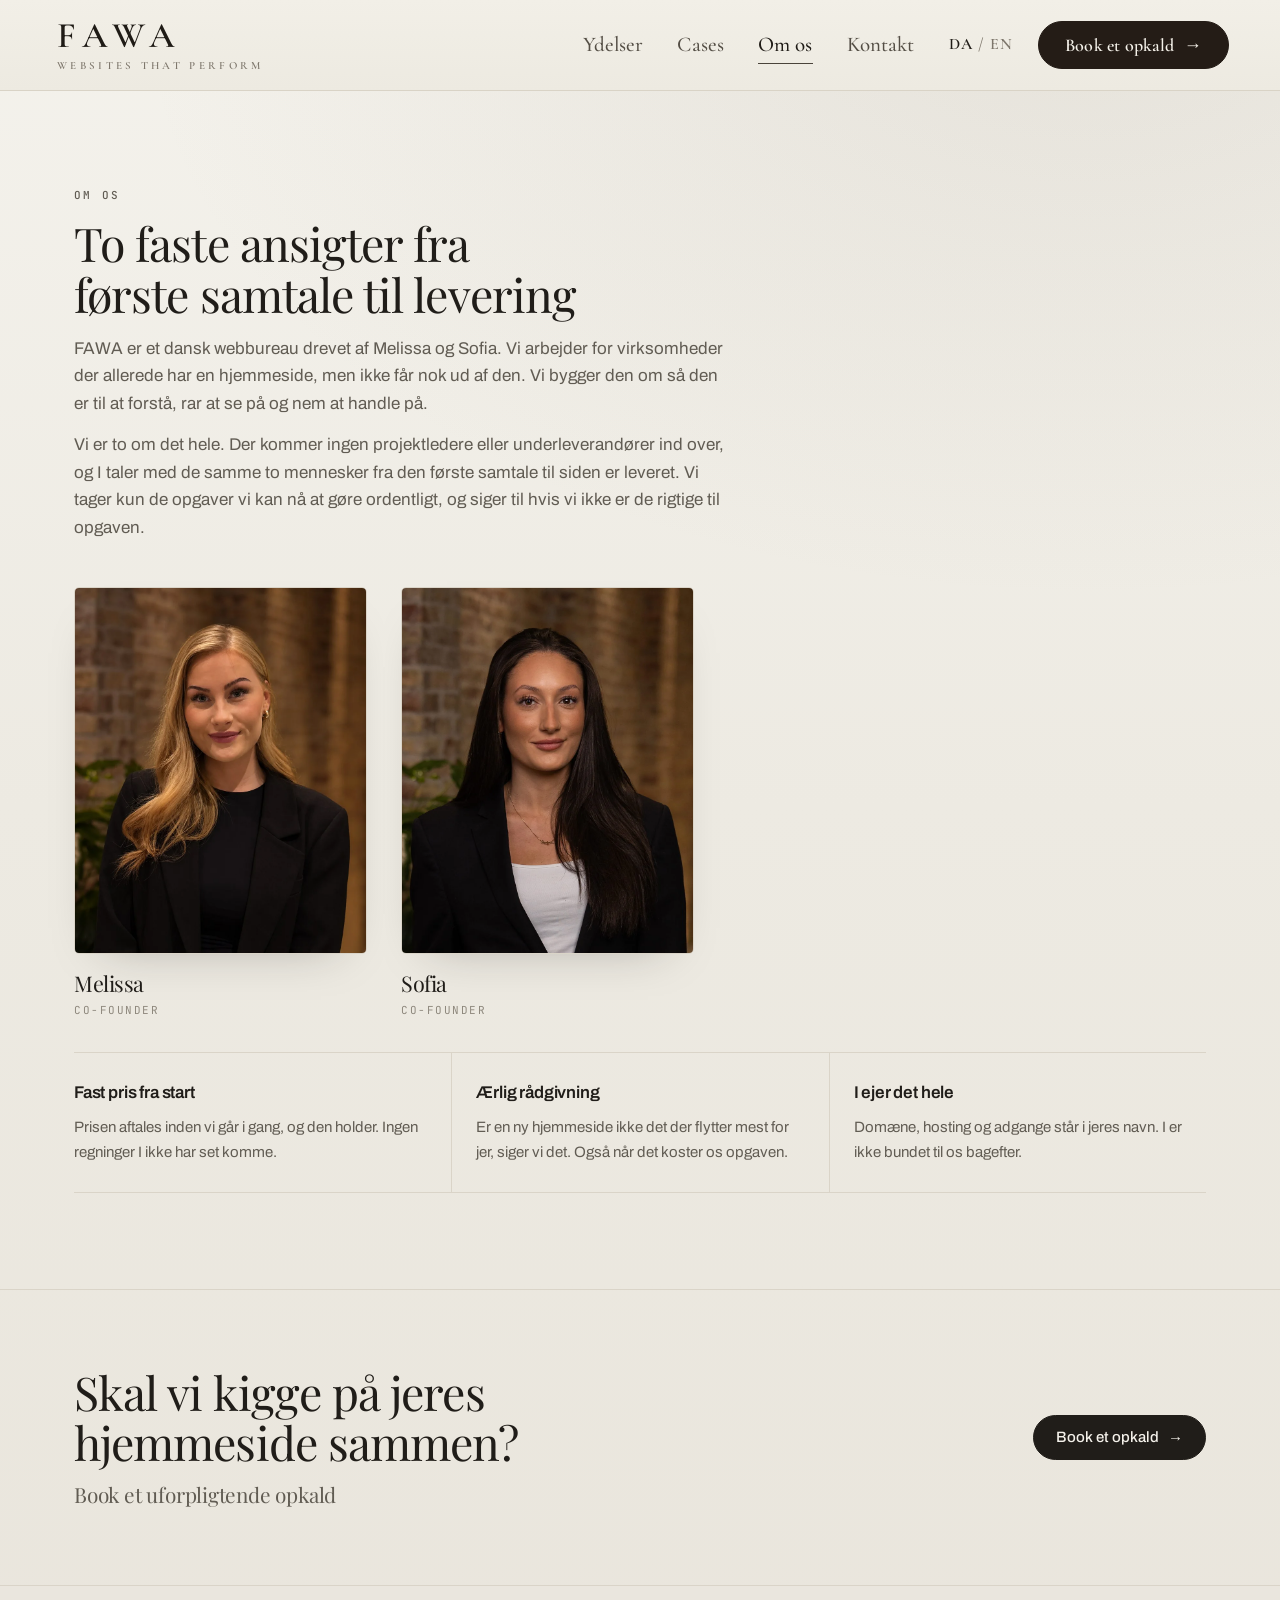
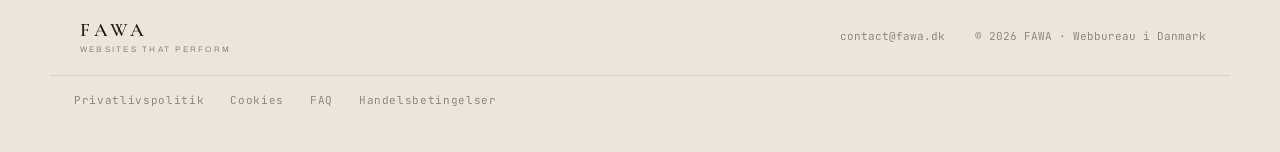
<file: om/index.html>
<!doctype html>
<html lang="da">
<head>
<meta charset="utf-8">
<meta name="viewport" content="width=device-width, initial-scale=1">
<script>
/* Holder soegemaskiner vaek fra alt andet end det rigtige domaene, for eksempel
   GitHubs midlertidige adresse. Slaar sig selv fra paa fawa.dk. */
(function(){
  var h = location.hostname;
  if (h === "fawa.dk" || h === "www.fawa.dk") return;
  if (document.querySelector('meta[name="robots"]')) return;
  var m = document.createElement("meta");
  m.name = "robots";
  m.content = "noindex, nofollow";
  document.head.appendChild(m);
})();
</script>
<title>Om FAWA: to faste ansigter fra start til levering</title>
<meta name="description" content="FAWA er et dansk webbureau drevet af Melissa og Sofia. Ingen projektledere eller underleverandører. I taler med de samme to mennesker hele vejen.">
<meta name="theme-color" content="#2E251F">
<link rel="canonical" href="https://fawa.dk/om/">
<link rel="icon" href="../assets/favicon.ico" sizes="48x48">
<link rel="icon" href="../assets/favicon-192.png" type="image/png" sizes="192x192">
<link rel="icon" href="../assets/favicon-512.png" type="image/png" sizes="512x512">
<link rel="apple-touch-icon" href="../assets/apple-touch-icon.png">
<meta property="og:type" content="website">
<meta property="og:site_name" content="FAWA">
<meta property="og:locale" content="da_DK">
<meta property="og:locale:alternate" content="en_GB">
<meta property="og:url" content="https://fawa.dk/om/">
<meta property="og:title" content="Om FAWA: to faste ansigter fra start til levering">
<meta property="og:description" content="FAWA er et dansk webbureau drevet af Melissa og Sofia. Ingen projektledere eller underleverandører. I taler med de samme to mennesker hele vejen.">
<meta property="og:image" content="https://fawa.dk/og.jpg">
<meta property="og:image:width" content="1200">
<meta property="og:image:height" content="630">
<meta property="og:image:alt" content="FAWA · hjemmesider der performer">
<meta name="twitter:card" content="summary_large_image">
<meta name="twitter:title" content="Om FAWA: to faste ansigter fra start til levering">
<meta name="twitter:description" content="FAWA er et dansk webbureau drevet af Melissa og Sofia. Ingen projektledere eller underleverandører. I taler med de samme to mennesker hele vejen.">
<meta name="twitter:image" content="https://fawa.dk/og.jpg">
<link rel="preload" href="../assets/fonts/cormorant-garamond-latin-wght-normal.woff2" as="font" type="font/woff2" crossorigin>
<link rel="preload" href="../assets/fonts/archivo-latin-wght-normal.woff2" as="font" type="font/woff2" crossorigin>
<link rel="preload" as="image" href="../assets/img/hero.webp" fetchpriority="high">
<link rel="stylesheet" href="../assets/fonts.css">
<script>
(function(){
  var h = document.documentElement;
  h.classList.add("fonts-pending");
  function ready(){ h.classList.remove("fonts-pending"); h.classList.add("fonts-ready"); }
  var t = setTimeout(ready, 1500);
  if (document.fonts && document.fonts.ready) {
    document.fonts.ready.then(function(){ clearTimeout(t); ready(); });
  } else { clearTimeout(t); ready(); }
})();
</script>
<style>
/* ============ tokens ============ */
#app{
  --f-display:"Playfair Display",Georgia,"Times New Roman",serif;
  --f-serif:"Bodoni Moda",Didot,"Times New Roman",serif;
  --f-it:"Cormorant Garamond",Georgia,serif;
  --f-ui:"Archivo","Helvetica Neue",Arial,sans-serif;
  --f-mono:"JetBrains Mono",ui-monospace,"SF Mono",Menlo,monospace;
  --maxw:1180px;
  --s0:1.0625rem;
  --s1:1.1875rem;
  --s2:clamp(1.4rem,1.15rem + .8vw,1.75rem);
  --s3:clamp(1.9rem,1.4rem + 2vw,2.9rem);
  --s4:clamp(2.9rem,1.8rem + 5.2vw,5.8rem);
}
#app[data-mode="dark"]{
  --ink:#F8F5F0;
  --ink-2:#C2B8A8;
  --ink-3:#9A9081;
  --line:#4A3E34;
  --line-soft:#372D25;
  --accent:#DED8CB;
  --surface-2:#352A21;
  --btn-bg:#F6F3ED;
  --btn-fg:#26221B;
  --header-bg:#2A211A;
  --shadow:0 34px 80px -44px rgba(0,0,0,.85);
  background:#332A23;
}
#app[data-mode="light"]{
  --ink:#201D19;
  --ink-2:#615C53;
  --ink-3:#8E887D;
  --line:#DAD4C8;
  --line-soft:#E7E2D8;
  --accent:#4A443B;
  --surface-2:#F7F4EE;
  --btn-bg:#201D19;
  --btn-fg:#F4F1EA;
  --header-bg:#F2EFE9;
  --shadow:0 20px 46px -30px rgba(32,29,25,.34);
  background:
    radial-gradient(120% 55% at 85% 0%, rgba(160,150,134,.16), rgba(160,150,134,0) 62%),
    linear-gradient(180deg,#F4F2EC 0%,#EDEAE2 46%,#E9E5DC 100%);
}
/* light island inside the dark front page */
.on-light{
  --ink:#201D19;
  --ink-2:#615C53;
  --ink-3:#8E887D;
  --line:#DAD4C8;
  --line-soft:#E7E2D8;
  --accent:#4A443B;
  --surface-2:#F7F4EE;
  --btn-bg:#201D19;
  --btn-fg:#F4F1EA;
  --shadow:0 20px 46px -30px rgba(32,29,25,.34);
  color:var(--ink);
}

*{box-sizing:border-box}
[hidden]{display:none!important}
body{margin:0;background:#2A211A}
#app{
  color:var(--ink);font-family:var(--f-ui);font-weight:400;font-size:var(--s0);line-height:1.62;
  -webkit-font-smoothing:antialiased;min-height:100vh;
}
h1,h2,h3{font-family:var(--f-display);font-weight:400;line-height:1.08;letter-spacing:-.02em;text-wrap:balance;margin:0}
h4{font-family:var(--f-ui);font-weight:600;margin:0;letter-spacing:-.01em}
p{margin:0}
img{max-width:100%;display:block}
:focus-visible{outline:2px solid var(--accent);outline-offset:3px;border-radius:2px}
.wrap{max-width:var(--maxw);margin-inline:auto;padding-inline:24px}
.eyebrow{font-family:var(--f-mono);font-size:.6875rem;font-weight:500;letter-spacing:.2em;text-transform:uppercase;color:var(--accent)}
.muted{color:var(--ink-2)}

/* ============ header ============ */
header{
  position:sticky;top:0;z-index:60;
  --ink:#1F1B16;--ink-2:#544E45;--ink-3:#7D766B;--line:#D9D3C6;--line-soft:#E4DFD3;--accent:#4A443B;
  --btn-bg:#241C16;--btn-fg:#F4F1E9;
  background:linear-gradient(180deg,#F2EFE7,#EDEAE1);color:var(--ink);
  border-bottom:1px solid var(--line);
}
.hd{display:flex;align-items:center;gap:18px;height:clamp(88px,7vw,112px);max-width:1420px;padding-inline:clamp(24px,4vw,64px)}
.logo{
  display:flex;flex-direction:column;align-items:flex-start;gap:5px;
  margin-right:auto;padding-right:6px;background:none;border:0;color:var(--ink);cursor:pointer;text-align:left;
}
.logo .wm{font-family:var(--f-it);font-weight:600;font-size:2.25rem;letter-spacing:.2em;line-height:1}
header .logo .tg{font-family:var(--f-it);font-weight:600;font-size:.6875rem;letter-spacing:.3em;color:var(--ink-3)}
.logo .tg{font-family:var(--f-ui);font-weight:400;font-size:.5rem;letter-spacing:.28em;text-transform:uppercase;color:var(--ink-3)}
@media (max-width:560px){.logo .wm{font-size:1.25rem;letter-spacing:.28em}.logo .tg{display:none}}
.menu{display:flex;gap:34px;align-items:baseline}
.menu button,.menu a{
  background:none;border:0;padding:6px 0;cursor:pointer;color:var(--ink-2);
  font-family:var(--f-it);font-size:1.3125rem;font-weight:500;letter-spacing:.005em;
  border-bottom:1px solid transparent;text-decoration:none;display:inline-block;line-height:normal;
}
.menu button:hover,.menu a:hover{color:var(--ink)}
.menu button[aria-current="true"],.menu a[aria-current="true"]{color:var(--ink);border-bottom-color:var(--accent)}
.lang{display:flex;align-items:center;font-family:var(--f-it);font-weight:600;font-size:1rem;letter-spacing:.06em;color:var(--ink-3);margin-inline:12px 2px}
.lang button{background:none;border:0;padding:3px 5px;cursor:pointer;color:var(--ink-3);font:inherit;letter-spacing:inherit}
.lang button[aria-pressed="true"]{color:var(--ink)}
.burger{display:none;background:none;border:1px solid var(--line);border-radius:3px;padding:8px 10px;cursor:pointer;color:var(--ink)}
.burger span{display:block;width:16px;height:1px;background:currentColor;margin:3px 0}
@media (max-width:900px){
  .menu{
    display:none;position:absolute;top:100%;left:0;right:0;flex-direction:column;gap:0;
    background:#EFECE4;border-bottom:1px solid var(--line);padding:8px 24px 18px;
  }
  .menu.open{display:flex}
  .menu button,.menu a{padding:14px 0;border-bottom:1px solid var(--line-soft);text-align:left;font-size:1.375rem;display:block;width:100%}
  .burger{display:block;order:3}
  .hd .btn{display:none}
  .logo{font-size:1.2rem;letter-spacing:.3em}
}

/* ============ buttons ============ */
.btn{
  display:inline-flex;align-items:center;justify-content:center;gap:9px;
  font-family:var(--f-ui);font-size:.9375rem;font-weight:500;
  padding:13px 22px;border-radius:999px;border:1px solid var(--btn-bg);
  background:var(--btn-bg);color:var(--btn-fg);cursor:pointer;
  transition:opacity .18s ease,transform .18s ease;
}
.btn:hover{opacity:.87}
.btn:active{transform:translateY(1px)}
.btn .ar{transition:transform .2s ease}
.btn:hover .ar{transform:translateX(3px)}
.btn-ghost{background:transparent;color:var(--ink);border-color:var(--line)}
.btn-ghost:hover{border-color:var(--ink-3);opacity:1}
.btn-sm{padding:10px 17px;font-size:.8125rem}
header .btn{font-family:var(--f-it);font-weight:600;font-size:1.125rem;letter-spacing:.01em;padding:12px 26px}
.link{
  background:none;border:0;padding:0 0 3px;cursor:pointer;color:var(--ink);
  font-family:var(--f-ui);font-size:.9375rem;font-weight:500;
  display:inline-flex;align-items:center;gap:8px;border-bottom:1px solid var(--accent);
}
.link:hover{color:var(--accent)}

/* ============ pages ============ */
.page{display:none}
.page.active{display:block}
@media (prefers-reduced-motion:no-preference){.page.active{animation:fade .4s ease both}}
@keyframes fade{from{opacity:0;transform:translateY(6px)}to{opacity:1;transform:none}}

.section{padding-block:clamp(56px,7.5vw,100px)}
.section + .section{border-top:1px solid var(--line)}
#page-forside .section + .section{border-top:0}
.sec-head{max-width:660px;margin-bottom:clamp(28px,4vw,46px)}
.sec-head h1,.sec-head h2{font-size:var(--s3);margin-block:14px 16px}
.sec-head p{color:var(--ink-2)}
.sec-head p + p{margin-top:14px}

/* ============ balayage tones (front page) ============ */
.tone-1{background:linear-gradient(180deg,#2E251F 0%,#3A3129 100%)}
.tone-2{background:linear-gradient(180deg,#3A3129 0%,#40362E 100%)}
.tone-3{background:#564A3E;border-top:1px solid #6E6153}
.tone-fade{display:none}
.tone-4{background:#EDEAE2}
.tone-5{background:linear-gradient(180deg,#EDEAE2 0%,#E7E3DA 100%)}

/* ============ hero ============ */
.hero{position:relative;overflow:hidden;padding-block:clamp(56px,8vw,104px) clamp(38px,5vw,60px);min-height:min(86vh,760px);display:flex;align-items:center}
.hero-shot{
  position:absolute;right:0;top:0;bottom:0;width:min(58%,820px);z-index:0;pointer-events:none;
  background-image:none;background-size:cover;background-position:center right;
  -webkit-mask-image:linear-gradient(to right,transparent 0%,#000 46%),linear-gradient(to bottom,#000 62%,transparent 96%);
  -webkit-mask-composite:source-in;
  mask-image:linear-gradient(to right,transparent 0%,#000 46%),linear-gradient(to bottom,#000 62%,transparent 96%);
  mask-composite:intersect;
  animation:shotIn 1.8s cubic-bezier(.22,1,.36,1) .1s both;
}
.hero::after{
  content:"";position:absolute;left:0;right:0;bottom:0;height:34%;z-index:0;pointer-events:none;
  background:linear-gradient(to bottom,rgba(47,37,29,0),rgba(47,37,29,.92) 62%,#2F251D);width:auto;max-width:none;max-height:none;
}
@keyframes shotIn{from{opacity:0;transform:scale(1.05)}to{opacity:1;transform:none}}
@media (max-width:900px){
  .hero-shot{width:100%;opacity:.13;-webkit-mask-image:linear-gradient(to bottom,#000 20%,transparent 88%);mask-image:linear-gradient(to bottom,#000 20%,transparent 88%)}
  .hero{min-height:0}
}
.hero-in{position:relative;z-index:1;width:100%}
.brandmark{
  max-width:min(56%,660px)!important;display:flex;align-items:center;gap:clamp(14px,2.4vw,24px);
  margin-bottom:clamp(30px,4.5vw,52px);flex-wrap:wrap;
}
.bm{
  font-family:var(--f-it);font-weight:600;font-size:clamp(2.8rem,6vw,4.9rem);
  line-height:1;letter-spacing:.2em;padding-right:.2em;color:#FFFDF7;
  text-shadow:0 2px 30px rgba(255,247,230,.12);
}
.bm-rule{flex:1;min-width:40px;height:1px;background:linear-gradient(90deg,rgba(232,222,205,.5),rgba(232,222,205,0))}
.bm-tag{
  font-family:var(--f-ui);font-weight:500;font-size:.6875rem;letter-spacing:.28em;
  text-transform:uppercase;color:var(--ink-3);white-space:nowrap;
}
@media (max-width:900px){
  .brandmark{max-width:100%!important}
}
@media (max-width:700px){
  .bm-rule{display:none}
  .bm-tag{white-space:normal;flex-basis:100%}
  .brandmark{gap:12px}
}
.hero-in > *{max-width:min(52%,620px)}
@media (max-width:900px){.hero-in > *{max-width:100%}}
.hero-foot{
  display:flex!important;max-width:100%!important;align-items:center;justify-content:space-between;gap:28px;flex-wrap:wrap;
  margin-top:clamp(46px,6vw,82px);padding-top:22px;border-top:1px solid var(--line-soft);
}
.scrollhint{display:inline-flex;align-items:center;gap:14px;font-family:var(--f-ui);font-size:.6875rem;letter-spacing:.22em;text-transform:uppercase;color:var(--ink-3)}
.scrollhint i{
  width:34px;height:34px;border:1px solid var(--line);border-radius:50%;display:grid;place-items:center;
  font-style:normal;font-size:.85rem;color:var(--ink-2);
}
@media (prefers-reduced-motion:no-preference){.scrollhint i{animation:nudge 2.6s ease-in-out infinite}}
@keyframes nudge{0%,100%{transform:translateY(0)}50%{transform:translateY(3px)}}
.quote{font-family:var(--f-display);font-style:italic;font-size:.95rem;color:var(--ink-2);border-left:1px solid var(--line);padding-left:20px;max-width:42ch}
@media (max-width:640px){.quote{border-left:0;padding-left:0}}
.hero::before,.hero::after{content:"";position:absolute;pointer-events:none;z-index:0}
.hero::before{
  width:80vw;height:80vw;max-width:980px;max-height:980px;right:-20vw;top:-30vw;
  background:radial-gradient(circle,rgba(255,236,200,.14),rgba(255,236,200,0) 62%);
}
.hero::after{
  width:64vw;height:64vw;max-width:760px;max-height:760px;left:-24vw;bottom:-30vw;
  background:radial-gradient(circle,rgba(255,236,200,.08),rgba(255,236,200,0) 66%);
}
.hero .wrap{position:relative;z-index:1}
.brandmark{display:flex;align-items:center;gap:clamp(14px,3vw,28px);flex-wrap:wrap}
.bm{
  font-family:var(--f-it);font-weight:600;font-size:clamp(3.5rem,12.4vw,8.8rem);
  line-height:1;letter-spacing:.2em;padding-right:.2em;color:#FFFFFF;
}
.bm > span{
  background:none;color:#FFFFFF;-webkit-text-fill-color:#FFFFFF;
}
.bm > span:nth-child(3){margin-left:-.055em}
.logo .wm .kw{font-style:normal;margin-left:-.1em}
.bm-rule{flex:0 0 auto;width:clamp(56px,9vw,150px);height:1px;background:linear-gradient(90deg,rgba(217,210,196,.7),rgba(217,210,196,0))}
.hero .bm{flex:0 0 100%}
.hero .brandmark{row-gap:clamp(10px,1.4vw,18px)}
.hero .tagline{margin:0;font-family:var(--f-ui);font-weight:500;font-size:.6875rem;letter-spacing:.3em;text-transform:uppercase;color:var(--ink-3)}
.hero-grid{display:grid;grid-template-columns:1.25fr .75fr;gap:clamp(30px,6vw,80px);align-items:start}
@media (max-width:900px){.hero-grid{grid-template-columns:1fr;gap:38px;align-items:start}}
.hero h1{text-wrap:normal;font-family:var(--f-it);font-size:clamp(2.7rem,1.8rem + 3.9vw,5.1rem);font-weight:500;line-height:1.02;letter-spacing:-.005em;margin-block:0 26px}
.hero h1 br{display:block}
@media (min-width:700px){.hero h1 .nb{white-space:nowrap}}
.hero-side{margin:0;border-top:1px solid var(--line)}
.hero-side > div{padding-block:15px;border-bottom:1px solid var(--line-soft)}
.hero-side dt{font-family:var(--f-mono);font-size:.625rem;letter-spacing:.18em;text-transform:uppercase;color:var(--ink-3);margin-bottom:6px}
.hero-side dd{margin:0;font-size:.9375rem;color:var(--ink-2)}
.keywords{
  display:flex;flex-wrap:wrap;align-items:center;gap:14px;margin-top:clamp(42px,6vw,74px);
  font-family:var(--f-ui);font-weight:400;font-size:.875rem;color:var(--ink-2);letter-spacing:.01em;
}
.keywords i{font-style:normal;color:var(--ink-3);opacity:.55}
.keywords span:first-child{color:var(--ink);font-weight:500}
.hero h1 i{font-family:inherit;font-style:italic;font-weight:500;color:inherit}
.hero .lede{font-size:1.0625rem;line-height:1.72;color:var(--ink-2)}
.hero-cta{display:flex;flex-wrap:wrap;gap:12px;margin-top:32px}

/* plain-language facts */
.facts{
  display:grid;grid-template-columns:repeat(3,1fr);
  margin-top:clamp(40px,5vw,64px);border-top:1px solid var(--line);
}
.facts > div{padding:26px 26px 4px;border-left:1px solid var(--line);display:flex;flex-direction:column;gap:9px}
.facts > div:first-child{border-left:0;padding-left:0}
.facts h4{font-size:1.15rem}
.facts p{font-size:.9375rem;color:var(--ink-2)}
.facts .k{font-family:var(--f-mono);font-size:.625rem;letter-spacing:.18em;text-transform:uppercase;color:var(--accent)}
@media (max-width:860px){
  .facts{grid-template-columns:1fr}
  .facts > div{border-left:0;border-top:1px solid var(--line-soft);padding:22px 0 0}
  .facts > div:first-child{border-top:0}
}

/* ============ hero med foto ============ */
.hero-photo{min-height:min(92vh,calc(100vw / 1.479));padding-block:clamp(40px,6vw,74px) clamp(30px,4vw,54px);isolation:isolate}
.hero-photo .hero-shot{
  position:absolute;inset:0;width:100%;height:100%;z-index:0;
  background-image:url("../assets/img/hero.webp");
  background-size:cover;background-position:center center;
  -webkit-mask-image:none;mask-image:none;-webkit-mask-composite:source-over;mask-composite:add;
  animation:shotIn 1.9s cubic-bezier(.22,1,.36,1) .05s both;
}
.hero-photo::before,.hero-photo::after{content:"";position:absolute;pointer-events:none;z-index:0;inset:auto;}
.hero-photo::before{
  left:0;top:0;bottom:0;right:0;width:auto;height:auto;max-width:none;max-height:none;
  background:linear-gradient(100deg,rgba(34,26,19,.42) 0%,rgba(34,26,19,.2) 34%,rgba(34,26,19,.04) 58%,rgba(34,26,19,0) 76%);
}
.hero-photo::after{
  display:none;
}
.hero-photo{align-items:stretch}
.hero-photo .hero-in{position:relative;z-index:1;max-width:1420px;padding-inline:clamp(24px,4vw,64px);display:flex;flex-direction:column;flex:1}
.hero-photo .hero-eyebrow{margin-top:clamp(26px,7vh,96px)}
.hero-photo .hero-foot{margin-top:auto;padding-bottom:clamp(2px,1.6vh,22px)}
.hero-photo .hero-in > *{max-width:min(52%,620px)}
@media (max-width:900px){.hero-photo .hero-in > *{max-width:100%}}
.hero-eyebrow{
  margin:0 0 clamp(16px,2vw,24px);font-family:var(--f-ui);font-weight:500;font-size:.6875rem;
  letter-spacing:.34em;text-transform:uppercase;color:rgba(255,252,246,.82);
}
.hero-photo h1{color:#FFFDF8;text-shadow:0 2px 40px rgba(30,23,17,.35)}
.hero-photo .lede{color:rgba(255,252,246,.9);max-width:min(46%,520px)}
@media (max-width:900px){.hero-photo .lede{max-width:100%}}
.hero-photo .btn{--btn-bg:#1E1712;--btn-fg:#F6F2EA;border-color:#1E1712}
.hero-photo .btn-ghost{background:rgba(255,253,248,.06);color:#FFFDF8;border-color:rgba(255,253,248,.55)}
.hero-photo .btn-ghost:hover{border-color:#FFFDF8}
.hero-photo .hero-foot{border-top:0;padding-top:0;align-items:center}
.hero-photo .scrollhint{text-shadow:0 1px 3px rgba(28,21,15,.55),0 2px 22px rgba(28,21,15,.75);color:rgba(255,252,246,.86);flex-direction:row;align-items:center;gap:14px}
.hero-photo .scrollhint i{border-color:rgba(255,252,246,.45);color:rgba(255,252,246,.9)}
.hero-keys{
  text-shadow:0 1px 3px rgba(28,21,15,.55),0 2px 22px rgba(28,21,15,.75);
  margin:0;font-family:var(--f-it);font-weight:500;font-size:clamp(1.05rem,1.6vw,1.375rem);
  letter-spacing:.06em;color:rgba(255,252,246,.92);padding-left:clamp(18px,3vw,38px);
  border-left:1px solid rgba(255,252,246,.4);
}
@media (max-width:760px){
  .hero-photo{min-height:0}
  .hero-photo::before{background:linear-gradient(180deg,rgba(31,24,17,.86) 0%,rgba(31,24,17,.8) 48%,rgba(31,24,17,.84) 100%)}
  .hero-photo .btn-ghost{background:rgba(33,25,18,.42)}
  .hero-photo .hero-shot{background-position:30% 55%}
  .hero-photo .hero-foot{margin-top:40px}
  .hero-photo .hero-eyebrow{margin-top:8px}
  .hero-keys{padding-left:0;border-left:0;border-top:1px solid rgba(255,252,246,.35);padding-top:14px;width:100%}
  .hero-photo .hero-foot{gap:18px}
}

/* ============ intro-sekvens ============ */
@keyframes bmUp{from{opacity:0;transform:translateY(.34em) scale(.985);filter:blur(13px)}to{opacity:1;transform:none;filter:blur(0)}}
@keyframes ruleIn{from{transform:scaleX(0)}to{transform:scaleX(1)}}
@keyframes softIn{from{opacity:0;transform:translateY(16px)}to{opacity:1;transform:none}}
@keyframes wordUp{to{transform:none}}
@keyframes drift{0%,100%{transform:translate3d(0,0,0)}50%{transform:translate3d(-2.5%,2%,0)}}
@keyframes sheen{
  0%{background-position:calc(var(--i) * 33.333%) 50%}
  50%{background-position:calc(var(--i) * 33.333% + 150%) 50%}
  100%{background-position:calc(var(--i) * 33.333%) 50%}
}

.bm > span{display:inline-block;animation:bmUp 1.25s cubic-bezier(.45,.06,.24,1) calc(var(--i) * .17s + .3s) both, sheen 2.2s ease-in-out calc(var(--i) * .12s + 2.3s) 1 both}
.bm-rule{transform-origin:left center;animation:ruleIn 1.2s cubic-bezier(.22,1,.36,1) both;animation-delay:.95s}
.bm-tag{animation:softIn .8s ease both;animation-delay:1.05s}
html.fonts-pending .hero-in{opacity:0}
.hero-in{transition:opacity .25s ease}
html.fonts-ready .hero-eyebrow{animation:softIn .9s ease both;animation-delay:.18s}
html.fonts-ready .hero .lede{animation:softIn .9s ease both;animation-delay:.92s}
html.fonts-ready .hero-cta{animation:softIn .9s ease both;animation-delay:1.08s}
html.fonts-ready .hero-foot{animation:softIn .9s ease both;animation-delay:1.24s}

.hero::before{animation:drift 22s ease-in-out infinite}
.hero::after{animation:drift 28s ease-in-out infinite reverse}

.w{display:inline-block;overflow:hidden;vertical-align:bottom;padding-bottom:.08em;margin-bottom:-.08em}
.w > span{display:inline-block;transform:translateY(118%)}
html.fonts-ready .w > span{animation:wordUp .85s cubic-bezier(.22,1,.36,1) forwards;animation-delay:calc(var(--d) * 1s)}

html.hero-done .w > span,
html.hero-done .hero-eyebrow,
html.hero-done .hero .lede,
html.hero-done .hero-cta,
html.hero-done .hero-foot{animation:none !important;transform:none !important;opacity:1 !important}
html.js-reveal .rv{opacity:0;transform:translateY(20px)}
html.js-reveal .rv.in{opacity:1;transform:none;transition:opacity .9s ease,transform .9s cubic-bezier(.22,1,.36,1);transition-delay:calc(var(--i,0) * .1s)}

@media (prefers-reduced-motion:reduce){
  .bm > span,.bm-rule,.hero .tagline,.facts > div,.hero::before,.hero::after,
  html.fonts-ready .hero-eyebrow,html.fonts-ready .hero .lede,html.fonts-ready .hero-cta,html.fonts-ready .hero-foot{animation:none}
  .bm-rule{transform:scaleX(1)}
  html.fonts-ready .w > span,.w > span{transform:none;animation:none}
  html.js-reveal .rv{opacity:1;transform:none}
}

/* ============ trio ============ */
.trio{
  display:grid;grid-template-columns:repeat(3,1fr);
  max-width:var(--maxw);margin-inline:auto;padding-inline:24px;
  border-block:1px solid var(--line);
}
.trio > div{padding:30px 26px 34px;display:flex;flex-direction:column;gap:12px;border-left:1px solid var(--line)}
.trio > div:first-child{border-left:0;padding-left:0}
.trio h3{font-size:var(--s2)}
.trio p{color:var(--ink-2);font-size:.9875rem}
.trio .n{font-family:var(--f-mono);font-size:.6875rem;color:var(--accent);letter-spacing:.16em}
@media (max-width:860px){
  .trio{grid-template-columns:1fr}
  .trio > div{border-left:0;border-top:1px solid var(--line-soft);padding:26px 0 28px}
  .trio > div:first-child{border-top:0}
}

/* ============ before / after ============ */
.ba{position:relative}
#page-forside .ba{max-width:820px;margin-inline:auto}
.ba-stage{
  position:relative;aspect-ratio:4/3;max-width:100%;overflow:hidden;
  border:1px solid rgba(244,241,234,.14);border-radius:4px;box-shadow:var(--shadow);
  touch-action:pan-y;background:#E3DED3;
}
#app[data-mode="dark"] .ba-stage{background:#3A2F27}
.ba-stage img{position:absolute;inset:0;width:100%;height:100%;object-fit:cover}
.case-card .ba-stage img{object-fit:contain;background:#E9E5DB}
.ba-stage .after-img{clip-path:inset(0 0 0 var(--pos,50%))}
.ba-stage .before-img{clip-path:inset(0 calc(100% - var(--pos,50%)) 0 0)}
.ba-tag{
  position:absolute;top:14px;z-index:3;font-family:var(--f-mono);font-size:.625rem;letter-spacing:.16em;
  text-transform:uppercase;padding:5px 11px;border-radius:999px;
  background:rgba(30,27,23,.74);color:#F4F1EA;border:1px solid rgba(244,241,234,.24);backdrop-filter:blur(4px);
}
.ba-tag.l{left:14px}
.ba-tag.r{right:14px;color:#F4F1EA;border-color:rgba(244,241,234,.4)}
.ba-range{position:absolute;inset:0;width:100%;height:100%;margin:0;opacity:0;cursor:ew-resize;z-index:4;-webkit-appearance:none;appearance:none;background:transparent}
.ba-handle{position:absolute;top:0;bottom:0;left:var(--pos,50%);width:2px;margin-left:-1px;z-index:3;pointer-events:none;background:linear-gradient(180deg,rgba(255,255,255,.25),rgba(255,255,255,.85) 18%,rgba(255,255,255,.85) 82%,rgba(255,255,255,.25));box-shadow:0 0 22px rgba(255,255,255,.45),0 0 2px rgba(0,0,0,.25)}
.ba-handle::after{
  content:"";position:absolute;top:50%;left:50%;transform:translate(-50%,-50%);
  width:58px;height:58px;border-radius:999px;
  background:linear-gradient(145deg,rgba(255,255,255,.34),rgba(255,255,255,.10) 42%,rgba(255,255,255,.26));
  border:1px solid rgba(255,255,255,.55);
  -webkit-backdrop-filter:blur(16px) saturate(190%);backdrop-filter:blur(16px) saturate(190%);
  box-shadow:0 14px 40px rgba(0,0,0,.34),inset 0 1px 0 rgba(255,255,255,.85),inset 0 -10px 22px rgba(255,255,255,.18),inset 0 0 0 1px rgba(255,255,255,.12);
  transition:transform .35s cubic-bezier(.22,1,.36,1),box-shadow .35s ease;
}
.ba:hover .ba-handle::after{transform:translate(-50%,-50%) scale(1.07);box-shadow:0 18px 50px rgba(0,0,0,.4),inset 0 1px 0 rgba(255,255,255,.95),inset 0 -10px 22px rgba(255,255,255,.22)}
.ba-handle::before{
  content:"‹ ›";position:absolute;top:50%;left:50%;transform:translate(-50%,-50%);z-index:2;
  font-family:var(--f-ui);font-size:1rem;color:#fff;letter-spacing:.1em;line-height:1;
  text-shadow:0 1px 10px rgba(0,0,0,.5);
}
.ba-range:focus-visible ~ .ba-handle::after{outline:2px solid var(--accent);outline-offset:3px}
.ba-cap{display:flex;flex-wrap:wrap;justify-content:space-between;gap:10px;margin-top:12px;font-family:var(--f-mono);font-size:.6875rem;color:var(--ink-3)}

.case-split{display:grid;grid-template-columns:1.35fr .65fr;gap:clamp(26px,4vw,52px);align-items:center}
@media (max-width:940px){.case-split{grid-template-columns:1fr}}
.flag{
  display:inline-flex;align-items:center;gap:8px;font-family:var(--f-mono);font-size:.625rem;
  letter-spacing:.16em;text-transform:uppercase;color:var(--accent);
  border:1px solid var(--accent);border-radius:999px;padding:5px 13px;
}
.flag.real{color:var(--btn-fg);background:var(--accent);border-color:var(--accent);font-size:.6875rem;font-weight:500}
.changes{list-style:none;margin:22px 0 0;padding:0}
.changes li{padding-block:13px;border-top:1px solid var(--line-soft);font-size:.9375rem;color:var(--ink-2);line-height:1.55}
.changes .i{font-family:var(--f-mono);font-size:.6875rem;color:var(--accent);padding-top:.3em}.case-top{padding-top:clamp(26px,3.2vw,46px);padding-bottom:clamp(14px,2vw,22px)}.case-head{display:flex;align-items:flex-end;justify-content:space-between;gap:20px;flex-wrap:wrap}.case-head h1{margin:6px 0 0}.reel-tags{list-style:none;display:flex;gap:8px;margin:0;padding:0;flex-wrap:wrap}.reel-tags li{font-family:var(--f-mono);font-size:.625rem;letter-spacing:.16em;text-transform:uppercase;color:var(--ink-3);border:1px solid var(--line);border-radius:999px;padding:6px 13px}.reel-sec{padding:0 0 clamp(18px,2.4vw,30px)}.facts-sec{padding-top:clamp(14px,2vw,26px)}.reel{max-width:920px;margin-inline:auto}.reel-screen{position:relative;border:1px solid var(--line);border-radius:10px;overflow:hidden;background:var(--surface-2);box-shadow:0 40px 90px -46px rgba(32,29,25,.5);transform:perspective(1800px) rotateX(var(--rx,0deg)) rotateY(var(--ry,0deg));transition:transform .6s cubic-bezier(.22,1,.36,1),box-shadow .6s ease,scale .75s cubic-bezier(.22,1,.36,1)}.reel:hover .reel-screen,.reel.is-live .reel-screen{scale:1.032}.reel.is-live .reel-screen{box-shadow:0 54px 110px -44px rgba(32,29,25,.58)}.reel-view{position:relative;aspect-ratio:1500/803;overflow:hidden;background:var(--surface-2)}.reel-shot{position:absolute;inset:0;opacity:0;pointer-events:none;transform:scale(1.035);filter:blur(12px) saturate(1.1);transition:opacity 1.15s cubic-bezier(.4,0,.2,1),transform 1.5s cubic-bezier(.22,1,.36,1),filter 1.15s cubic-bezier(.4,0,.2,1)}.reel-shot.is-on{opacity:1;transform:scale(1);filter:blur(0) saturate(1)}.reel-shot.is-out{opacity:0;transform:scale(.988);filter:blur(9px) saturate(1);transition:opacity 1s cubic-bezier(.4,0,.2,1),transform 1.4s cubic-bezier(.22,1,.36,1),filter 1s cubic-bezier(.4,0,.2,1)}.reel-shot img{display:block;width:100%;height:auto;transform:translateY(0)}.build{position:absolute;left:0;right:0;top:0;z-index:2;pointer-events:none}.build .bl{position:absolute;left:0;top:0;width:100%;height:auto;display:block;opacity:0}.reel.is-live .reel-shot.is-on.has-build .b1{animation:bl1 4s linear}.reel.is-live .reel-shot.is-on.has-build .b2{animation:bl2 4s linear}.reel.is-live .reel-shot.is-on.has-build .b3{animation:bl3 4s linear}.reel.is-live .reel-shot.is-on.has-build > img{animation:blmain 4s linear}@keyframes bl1{0%,68%{opacity:1}78%,100%{opacity:0}}@keyframes bl2{0%,31%{opacity:0}39%,68%{opacity:1}78%,100%{opacity:0}}@keyframes bl3{0%,50%{opacity:0}58%,68%{opacity:1}78%,100%{opacity:0}}@keyframes blmain{0%,68%{opacity:0}78%,100%{opacity:1}}.reel-screen::after{content:"";position:absolute;inset:0;z-index:6;pointer-events:none;border-radius:inherit;box-shadow:inset 0 1px 0 rgba(255,255,255,.5),inset 0 0 90px rgba(32,29,25,.16);background:radial-gradient(135% 95% at 50% 48%,rgba(32,29,25,0) 56%,rgba(32,29,25,.16) 100%)}.reel-grain{position:absolute;inset:0;z-index:5;pointer-events:none;opacity:.055;mix-blend-mode:multiply;background-image:url("data:image/svg+xml,%3Csvg xmlns='http://www.w3.org/2000/svg' width='160' height='160'%3E%3Cfilter id='n'%3E%3CfeTurbulence type='fractalNoise' baseFrequency='.85' numOctaves='2' stitchTiles='stitch'/%3E%3C/filter%3E%3Crect width='160' height='160' filter='url(%23n)' opacity='.55'/%3E%3C/svg%3E");background-size:160px 160px}.reel.is-live .reel-shot:first-child img{animation:kenburns 3.6s cubic-bezier(.22,1,.36,1) both}@keyframes kenburns{from{scale:1.055}to{scale:1}}.reel-shot.is-on.reel-devices{animation:devscene 1.4s cubic-bezier(.22,1,.36,1) both}@keyframes devscene{from{scale:1.035}to{scale:1}}.case-head{transition:opacity .8s ease}.reel-on .case-head{opacity:.4}.reel-on .reel-screen{box-shadow:0 70px 150px -50px rgba(32,29,25,.68)}@media(prefers-reduced-motion:reduce){.reel-grain{display:none}.reel.is-live .reel-shot:first-child img,.reel-shot.is-on.reel-devices{animation:none}.reel-on .case-head{opacity:1}}.reel-sweep{position:absolute;left:0;right:0;top:0;height:190px;z-index:3;pointer-events:none;opacity:0;background:linear-gradient(180deg,rgba(255,255,255,0),rgba(255,255,255,.30) 62%,rgba(255,255,255,.62) 92%,rgba(255,255,255,0))}.reel-sweep.go{animation:sweep 1.25s cubic-bezier(.33,0,.18,1)}@keyframes sweep{0%{opacity:0;transform:translateY(-190px)}22%{opacity:.85}78%{opacity:.5}100%{opacity:0;transform:translateY(100%)}}.reel-devices{position:absolute;inset:0;background:var(--surface-2)}.reel-devices .dev{position:absolute;border:1px solid var(--line);overflow:hidden;background:#fff;opacity:0;transform:translateY(18px)}.reel-devices .dev img{display:block;width:100%;height:auto}.reel-devices .dev-d{left:3%;top:50%;width:72%;border-radius:7px;box-shadow:0 30px 60px -28px rgba(32,29,25,.6);transform:translateY(calc(-50% + 18px))}.reel-devices .dev-t{right:12%;bottom:9%;width:33%;border-radius:10px;box-shadow:0 24px 50px -22px rgba(32,29,25,.55)}.reel-devices .dev-m{right:2.5%;bottom:5%;width:15.5%;border-radius:16px;box-shadow:0 20px 44px -18px rgba(32,29,25,.55)}.reel-shot.is-on.reel-devices .dev-t,.reel-shot.is-on.reel-devices .dev-m{animation:devin .62s cubic-bezier(.22,1,.36,1) forwards}.reel-shot.is-on.reel-devices .dev-d{animation:devind .62s cubic-bezier(.22,1,.36,1) forwards}.reel-shot.is-on.reel-devices .dev-t{animation-delay:.14s}.reel-shot.is-on.reel-devices .dev-m{animation-delay:.28s}@keyframes devin{to{opacity:1;transform:translateY(0)}}@keyframes devind{to{opacity:1;transform:translateY(-50%)}}.reel-rail{display:flex;align-items:center;gap:16px;margin-top:16px;flex-wrap:wrap}.reel-steps{list-style:none;display:flex;gap:2px;margin:0;padding:0;flex-wrap:wrap}.reel-steps button{font-family:var(--f-mono);font-size:.6875rem;letter-spacing:.1em;text-transform:uppercase;color:var(--ink-3);background:none;border:1px solid transparent;border-radius:999px;padding:7px 12px;cursor:pointer;transition:color .25s ease,background .25s ease}.reel-steps button:hover{color:var(--ink)}.reel-steps .is-live button{color:var(--btn-fg);background:var(--btn-bg)}.reel-prog{flex:1 1 80px;min-width:60px;height:1px;background:transparent;position:relative;display:block;overflow:hidden}.reel-prog i{display:none}.reel-url{font-family:var(--f-mono);font-size:.6875rem;color:var(--ink-3);letter-spacing:.03em;white-space:nowrap}.reel-hint{position:absolute;right:12px;bottom:12px;margin:0;z-index:4;font-family:var(--f-mono);font-size:.625rem;letter-spacing:.1em;text-transform:uppercase;color:#F4F1EA;background:rgba(26,22,18,.52);border:1px solid rgba(255,255,255,.18);-webkit-backdrop-filter:blur(8px);backdrop-filter:blur(8px);border-radius:999px;padding:6px 12px;transition:opacity .35s ease}.reel.is-live .reel-hint{opacity:0}.facts{list-style:none;margin:0;padding:0;display:grid;grid-template-columns:repeat(3,1fr);border-block:1px solid var(--line)}.facts li{padding:30px 26px 34px;border-left:1px solid var(--line-soft);display:flex;flex-direction:column;gap:12px}.facts li:first-child{border-left:0;padding-left:0}.facts .n{font-family:var(--f-mono);font-size:.6875rem;letter-spacing:.16em;color:var(--ink-3)}.facts h2{margin:0;font-size:var(--s2)}.case-link{margin-top:26px}.case-link a{color:var(--ink);text-decoration:none;border-bottom:1px solid var(--line);padding-bottom:3px;font-size:1.0625rem}.case-link a:hover{border-color:var(--ink)}@media(max-width:820px){.facts{grid-template-columns:1fr}.facts li{border-left:0;border-top:1px solid var(--line-soft);padding:24px 0 26px}.facts li:first-child{border-top:0}.reel-url{display:none}}@media(prefers-reduced-motion:reduce){.build{display:none}.reel-shot,.reel-shot.is-on,.reel-shot.is-out{transition:none;filter:none;transform:none}.reel-shot img{transition:none!important}.reel-sweep{display:none}.reel-screen{transform:none}.reel-devices .dev{opacity:1;animation:none!important}.reel-devices .dev-d{transform:translateY(-50%)}.reel-devices .dev-t,.reel-devices .dev-m{transform:none}}

/* ============ pricing ============ */
.tiers{display:grid;grid-template-columns:repeat(3,1fr);gap:18px}
@media (max-width:900px){.tiers{grid-template-columns:1fr}}
.tier{
  background:var(--surface-2);border:1px solid var(--line);border-radius:5px;
  padding:28px 26px 30px;display:flex;flex-direction:column;gap:16px;box-shadow:var(--shadow);
}
.tier.feature{border-color:var(--accent)}
.tier .tag{align-self:flex-start;font-family:var(--f-mono);font-size:.625rem;letter-spacing:.14em;text-transform:uppercase;color:var(--accent);border:1px solid var(--accent);border-radius:999px;padding:3px 11px}
.tier h3{font-size:var(--s2)}
.tier .scope{font-family:var(--f-mono);font-size:.75rem;color:var(--ink-3)}.trio-cta{margin-top:26px}
.price{font-family:var(--f-serif);font-weight:400;font-size:2.5rem;line-height:1;letter-spacing:-.01em;font-variant-numeric:tabular-nums;display:flex;align-items:baseline;gap:9px}
.price span{font-family:var(--f-mono);font-size:.75rem;color:var(--ink-3);letter-spacing:.04em}
.price .pre{text-transform:uppercase;letter-spacing:.14em;font-size:.6875rem}
.price span.num{font-family:inherit;font-size:inherit;color:inherit;letter-spacing:inherit;font-variant-numeric:inherit}
.tier ul{list-style:none;margin:0;padding:0;display:flex;flex-direction:column;gap:10px;font-size:.9375rem;color:var(--ink-2)}
.tier li{display:flex;gap:11px;align-items:flex-start;line-height:1.5}
.tier li::before{content:"";width:5px;height:5px;margin-top:.62em;flex:none;background:var(--accent);border-radius:50%}
.tier .btn{margin-top:auto}
.includes p + p{margin-top:12px}
.tier.wide.klip{margin-top:18px;margin-bottom:0}
.info-link{align-self:flex-start;display:inline-flex;align-items:center;gap:8px;
  background:none;border:0;padding:0 0 2px;margin-top:2px;font-family:var(--f-ui);
  font-size:.8125rem;line-height:1.5;color:var(--ink-3);cursor:pointer;text-align:left;
  border-bottom:1px solid var(--line);transition:color .2s}
.info-link::before{content:"?";flex:none;display:inline-grid;place-items:center;
  width:17px;height:17px;border-radius:999px;border:1px solid currentColor;
  font-family:var(--f-mono);font-size:.625rem;line-height:1}
.info-link:hover,.info-link[aria-expanded="true"]{color:var(--ink);border-bottom-color:var(--ink-3)}
.info-panel{grid-column:1/-1;border-top:1px solid var(--line);margin-top:24px;padding-top:24px;gap:10px}
.info-panel[hidden]{display:none}
.info-panel h4{font-family:var(--f-ui);font-weight:600;font-size:.9375rem;color:var(--ink);margin:0}
.info-panel ul{list-style:none;margin:0;padding:0;display:grid;gap:7px}
.info-panel li{position:relative;padding-left:15px;color:var(--ink-2);font-size:.9375rem;line-height:1.6}
.info-panel li::before{content:"";position:absolute;left:0;top:.5em;width:5px;height:5px;border-radius:50%;background:var(--accent)}
.info-panel .cols{display:grid;grid-template-columns:1fr 1fr;gap:clamp(20px,3vw,44px)}
.info-panel .cols > div{display:grid;gap:10px;align-content:start}
.info-panel .foot{color:var(--ink-3);font-size:.875rem;line-height:1.6;margin:0}
@media (max-width:720px){.info-panel .cols{grid-template-columns:1fr;gap:24px}}
.tier.wide .wide-side .klip-price{color:var(--ink);font-size:2.1rem;line-height:1;margin-top:4px;display:flex;align-items:baseline;gap:9px}
.tier.wide .wide-side .klip-price span{color:var(--ink-3);font-family:var(--f-mono);font-size:.75rem;letter-spacing:.04em}
.tier.wide .wide-side .klip-price .pre{text-transform:uppercase;letter-spacing:.14em;font-size:.6875rem}
.tier.wide .wide-side .klip-price span.num{font-family:inherit;font-size:inherit;color:inherit;letter-spacing:inherit}
.tier.wide{display:grid;grid-template-columns:1.3fr .7fr;gap:clamp(20px,3vw,46px);align-items:start;margin-bottom:18px}
.tier.wide > div{display:flex;flex-direction:column;gap:14px}
.tier.wide .wide-side{border-left:1px solid var(--line);padding-left:clamp(18px,2.6vw,34px)}
.tier.wide .wide-side p{color:var(--ink-2);font-size:.9375rem}
.tier.wide .price-note{font-family:var(--f-serif);font-size:1.5rem;color:var(--ink)}
.tier.wide .btn{margin-top:6px;align-self:flex-start}
@media (max-width:820px){.tier.wide{grid-template-columns:1fr}.tier.wide .wide-side{border-left:0;padding-left:0;border-top:1px solid var(--line);padding-top:18px}}
.note{font-family:var(--f-mono);font-size:.75rem;color:var(--ink-3);margin-top:20px;line-height:1.75;max-width:70ch}

/* ============ steps ============ */
.steps{display:grid;grid-template-columns:repeat(4,1fr);border-block:1px solid var(--line)}
.step{padding:26px 24px 30px;display:flex;flex-direction:column;gap:11px;border-left:1px solid var(--line)}
.step:first-child{border-left:0;padding-left:0}
.step .n{font-family:var(--f-mono);font-size:.75rem;color:var(--accent);letter-spacing:.12em}
.step h3{font-size:1.3rem}
.step p{font-size:.9375rem;color:var(--ink-2)}
@media (max-width:940px){
  .steps{grid-template-columns:repeat(2,1fr)}
  .step:nth-child(3){border-left:0;padding-left:0}
  .step:nth-child(n+3){border-top:1px solid var(--line-soft)}
}
@media (max-width:560px){
  .steps{grid-template-columns:1fr}
  .step{border-left:0;padding:24px 0 26px;border-top:1px solid var(--line-soft)}
  .step:first-child{border-top:0}
}

/* ============ mini cards ============ */
.mini{display:grid;grid-template-columns:1fr 1fr;gap:18px;margin-top:26px}
@media (max-width:700px){.mini{grid-template-columns:1fr}}
.mini article{border:1px solid var(--line);border-radius:5px;padding:24px;background:var(--surface-2);display:flex;flex-direction:column;gap:9px;box-shadow:var(--shadow)}
.mini .k{font-family:var(--f-mono);font-size:.6875rem;color:var(--ink-3);letter-spacing:.12em;text-transform:uppercase}
.mini h4{font-size:1.125rem}
.mini p{font-size:.9375rem;color:var(--ink-2)}


/* ---------- demo-cases ---------- */
.cases-grid{display:grid;grid-template-columns:repeat(2,1fr);gap:clamp(30px,3.6vw,52px)}
@media (max-width:820px){.cases-grid{grid-template-columns:1fr}}
.case-card{display:flex;flex-direction:column;gap:16px}
.case-card .ba-stage{box-shadow:0 18px 44px -30px rgba(0,0,0,.6)}
.case-card .ba-tag{top:10px;font-size:.5625rem;padding:3px 8px}
.case-card .ba-tag.l{left:10px}
.case-card .ba-tag.r{right:10px}
.case-card .ba-handle::after{width:34px;height:34px}
.case-card .ba-handle::before{font-size:.8rem}
.case-meta .k{font-family:var(--f-mono);font-size:.625rem;letter-spacing:.16em;text-transform:uppercase;color:var(--ink-3)}
.case-meta h3{font-size:1.4rem;margin-block:9px 9px}
.case-meta p{font-size:.9375rem;color:var(--ink-2);max-width:46ch}
/* ============ people ============ */
.people{display:grid;grid-template-columns:1fr 1fr;gap:clamp(20px,3vw,34px);max-width:620px}
@media (max-width:760px){.people{grid-template-columns:1fr}}
.person{display:block}
.portrait{aspect-ratio:4/5;border:1px solid var(--line);border-radius:5px;background:var(--surface-2);display:grid;place-items:center;overflow:hidden;margin-bottom:18px;box-shadow:var(--shadow)}
.portrait img{width:100%;height:100%;object-fit:cover;display:block}
.portrait span{font-family:var(--f-serif);font-size:1.9rem;letter-spacing:.18em;color:var(--ink-3)}
.avatar{width:64px;height:64px;flex:none;border-radius:50%;border:1px solid var(--line);background:var(--surface-2);color:var(--ink-2);display:grid;place-items:center;font-family:var(--f-serif);font-size:1.15rem;letter-spacing:.08em}
.person h3{font-size:1.35rem}
.person .role{font-family:var(--f-mono);font-size:.6875rem;letter-spacing:.14em;text-transform:uppercase;color:var(--ink-3);margin-block:7px 0}
.person p{font-size:.9375rem;color:var(--ink-2)}
.values{display:grid;grid-template-columns:repeat(3,1fr);border-block:1px solid var(--line);margin-top:32px}
.values > div{padding:26px 24px 28px;display:flex;flex-direction:column;gap:9px;border-left:1px solid var(--line)}
.values > div:first-child{border-left:0;padding-left:0}
.values h4{font-size:1.0625rem}
.values p{font-size:.9375rem;color:var(--ink-2)}
@media (max-width:820px){
  .values{grid-template-columns:1fr}
  .values > div{border-left:0;border-top:1px solid var(--line-soft);padding:24px 0 26px}
  .values > div:first-child{border-top:0}
}

/* ============ contact ============ */
.contact{display:grid;grid-template-columns:.85fr 1.15fr;gap:clamp(28px,4vw,56px);align-items:start}
@media (max-width:900px){.contact{grid-template-columns:1fr}}
.contact-side ul{list-style:none;margin:24px 0 0;padding:0}
.contact-side li{padding-block:13px;border-top:1px solid var(--line-soft);display:flex;gap:14px;font-size:.9375rem;color:var(--ink-2)}
.contact-side li b{font-family:var(--f-mono);font-size:.6875rem;letter-spacing:.12em;text-transform:uppercase;color:var(--ink-3);min-width:84px;padding-top:.3em;font-weight:400}
.contact-side li a{color:inherit;text-decoration:none;border-bottom:1px solid var(--line);transition:border-color .2s,color .2s}
.contact-side li a:hover{color:var(--ink);border-bottom-color:var(--accent)}
.form-err{margin-top:12px;font-size:.875rem;line-height:1.55;color:#8C3B2E;background:#F6E7E2;border:1px solid #E3C7BF;border-radius:3px;padding:12px 14px}
.form-err a{color:inherit;font-weight:500}
#audit-form.sending .btn{opacity:.6;pointer-events:none}
form.audit{background:var(--surface-2);border:1px solid var(--line);border-radius:5px;padding:clamp(22px,3vw,32px);box-shadow:var(--shadow)}
.field{display:flex;flex-direction:column;gap:7px;margin-bottom:16px}
.field label{font-family:var(--f-mono);font-size:.6875rem;letter-spacing:.12em;text-transform:uppercase;color:var(--ink-2)}
.field input,.field textarea{
  font-family:var(--f-ui);font-size:.9375rem;padding:12px 14px;border:1px solid var(--line);
  border-radius:3px;background:#FFFFFF;color:var(--ink);width:100%;
}
.field input::placeholder{color:var(--ink-3)}
.sel{position:relative}
.field select{font-family:var(--f-ui);font-size:.9375rem;padding:12px 38px 12px 14px;border:1px solid var(--line);border-radius:3px;background:#FFFFFF;color:var(--ink);width:100%;appearance:none;-webkit-appearance:none;cursor:pointer}
.sel::after{content:"";position:absolute;right:15px;top:50%;width:7px;height:7px;margin-top:-6px;border-right:1.5px solid var(--ink-2);border-bottom:1.5px solid var(--ink-2);transform:rotate(45deg);pointer-events:none}

.field textarea{resize:vertical;min-height:96px}
.row2{display:grid;grid-template-columns:1fr 1fr;gap:16px}
@media (max-width:540px){.row2{grid-template-columns:1fr}}
.micro{font-family:var(--f-mono);font-size:.6875rem;color:var(--ink-3);margin-top:14px;line-height:1.7}
.done{display:none}
.done h3{font-size:var(--s2);margin-bottom:12px}
.done p{color:var(--ink-2)}
form.audit.sent .fields{display:none}
form.audit.sent .done{display:block}

/* ============ juridiske sider ============ */
.legal{max-width:790px}
.legal h1{font-size:var(--s3);margin-block:16px 18px}
.legal .lede-sm{color:var(--ink-2);font-size:var(--s1);line-height:1.62;max-width:66ch;margin-bottom:22px}
.legal h2{font-family:var(--f-ui);font-weight:600;font-size:1.0625rem;letter-spacing:-.01em;line-height:1.35;margin-block:42px 14px;padding-top:24px;border-top:1px solid var(--line)}
.legal p{color:var(--ink-2);margin-bottom:14px;max-width:72ch}
.legal ul{list-style:none;margin:0 0 18px;padding:0}
.legal ul li{color:var(--ink-2);position:relative;padding-left:20px;margin-bottom:9px;max-width:70ch}
.legal ul li::before{content:"";position:absolute;left:2px;top:.72em;width:5px;height:5px;border-radius:50%;background:var(--accent)}
.legal a{color:var(--ink);text-decoration:underline;text-underline-offset:3px}
.legal .callout{border-left:2px solid var(--accent);padding:2px 0 2px 16px;margin:18px 0 20px;color:var(--ink)}
.legal-meta{display:grid;grid-template-columns:minmax(160px,auto) 1fr;margin:26px 0 8px;border-top:1px solid var(--line)}
.legal-meta dt{font-family:var(--f-mono);font-size:.6875rem;letter-spacing:.12em;text-transform:uppercase;color:var(--ink-3);padding:13px 0;border-bottom:1px solid var(--line)}
.legal-meta dd{margin:0;padding:13px 0;border-bottom:1px solid var(--line);color:var(--ink)}
.legal-note{border:1px solid var(--line);border-radius:3px;padding:12px 14px;margin-bottom:20px;color:var(--ink-2)}
.legal-note:empty{display:none}
.legal-meta + h2{border-top:0;padding-top:0;margin-top:36px}
.ctable-wrap{overflow-x:auto;margin:6px 0 20px;border:1px solid var(--line);border-radius:3px}
.ctable{border-collapse:collapse;width:100%;min-width:620px;font-size:.875rem}
.ctable th{font-family:var(--f-mono);font-size:.625rem;font-weight:500;letter-spacing:.14em;text-transform:uppercase;color:var(--ink-3);text-align:left;padding:12px 14px;border-bottom:1px solid var(--line);white-space:nowrap}
.ctable td{padding:12px 14px;border-bottom:1px solid var(--line);color:var(--ink-2);vertical-align:top}
.ctable tr:last-child td{border-bottom:0}
.ctable td:first-child{color:var(--ink);white-space:nowrap}
.ctable td.mono{font-family:var(--f-mono);font-size:.8125rem;color:var(--ink);white-space:nowrap}

mark.todo{background:#EFE0C4;color:#5A431C;padding:2px 7px;border-radius:2px;font-family:var(--f-mono);font-size:.75rem;letter-spacing:.04em;line-height:1.9;white-space:nowrap}
.legal-foot{margin-top:46px;padding-top:24px;border-top:1px solid var(--line)}
@media (max-width:560px){.legal-meta{grid-template-columns:1fr}.legal-meta dt{padding-bottom:0;border-bottom:0}}

/* ============ faq ============ */
.faq{counter-reset:q}
.faq-group{margin-top:clamp(40px,5vw,64px)}
.faq-num{font-family:var(--f-mono);font-size:.6875rem;letter-spacing:.2em;color:var(--ink-3);margin-bottom:10px}
.faq-group h2{border-top:0;padding-top:0;margin-block:0 8px;font-family:var(--f-display);font-weight:400;font-size:var(--s2);letter-spacing:-.02em}
.faq-sub{color:var(--ink-3);margin-bottom:18px;font-size:.9375rem}
.faq-list{border-top:1px solid var(--line)}
.faq details{border-bottom:1px solid var(--line)}
.faq summary{
  list-style:none;cursor:pointer;display:block;position:relative;
  padding:18px 54px 18px 46px;font-weight:500;color:var(--ink);font-size:1rem;line-height:1.45;
  transition:color .2s ease;
}
.faq summary::-webkit-details-marker{display:none}
.faq summary::before{
  counter-increment:q;content:counter(q,decimal-leading-zero);
  position:absolute;left:0;top:20px;font-family:var(--f-mono);font-size:.6875rem;color:var(--ink-3);letter-spacing:.06em;
}
.faq summary::after{
  content:"";position:absolute;right:16px;top:24px;width:8px;height:8px;
  border-right:1.5px solid var(--ink-3);border-bottom:1.5px solid var(--ink-3);
  transform:rotate(45deg);transition:transform .25s ease,border-color .2s ease;
}
.faq details[open] summary::after{transform:rotate(-135deg);border-color:var(--ink)}
.faq summary:hover{color:var(--accent)}
.faq summary:focus-visible{outline:2px solid var(--accent);outline-offset:3px}
.faq .faq-a{padding:0 54px 20px 46px}
.faq .faq-a p{color:var(--ink-2);margin:0;max-width:68ch}
@media (prefers-reduced-motion:no-preference){.faq details[open] .faq-a{animation:faqIn .32s ease both}}
@keyframes faqIn{from{opacity:0;transform:translateY(-4px)}to{opacity:1;transform:none}}
.faq-cta{margin-top:clamp(44px,5vw,66px);padding:clamp(24px,3vw,34px);border:1px solid var(--line);border-radius:4px;background:rgba(255,255,255,.4)}
.faq-cta h3{font-size:var(--s2);margin-bottom:10px}
.faq-cta p{color:var(--ink-2);margin-bottom:18px;max-width:58ch}
@media (max-width:560px){.faq summary{padding:16px 40px 16px 38px}.faq .faq-a{padding:0 12px 18px 38px}}

/* ============ cta band + footer ============ */
.band{padding-block:clamp(48px,6vw,84px)}
.section + .band{border-top:1px solid var(--line)}
#page-forside .band{border-top:0}
.band-in{display:flex;flex-wrap:wrap;gap:26px;align-items:center;justify-content:space-between}
.band h2{font-size:var(--s3);max-width:18ch}
footer{
  --ink:#201D19;--ink-2:#615C53;--ink-3:#8E887D;--line:#DAD4C8;--accent:#4A443B;
  background:#EAE6DE;color:var(--ink);border-top:1px solid var(--line);padding-block:34px 42px;
}
.foot{display:flex;flex-wrap:wrap;gap:16px 30px;align-items:center}
.foot .logo{margin-right:auto;color:var(--ink)}
.foot .logo .wm{font-size:1.2rem}
.foot small{font-family:var(--f-mono);font-size:.6875rem;color:var(--ink-3)}
.foot-links{display:flex;flex-wrap:wrap;gap:10px 26px;margin-top:20px;padding-top:16px;border-top:1px solid var(--line)}
.foot-links a{font-family:var(--f-mono);font-size:.6875rem;letter-spacing:.06em;color:var(--ink-3);text-decoration:none}
.foot-links a:hover{color:var(--ink);text-decoration:underline;text-underline-offset:3px}

.hero-photo .hero-shot{scale:var(--hz,1)}.hero-photo .hero-in{translate:0 var(--hy,0px);opacity:var(--ho,1)}.hero-screen{position:absolute;left:0;top:0;width:1000px;height:700px;transform-origin:0 0;z-index:0;pointer-events:none;opacity:0;transition:opacity .45s ease}.hero-screen.on{opacity:1}.scr-win{position:absolute;inset:0;overflow:hidden;border-radius:9px/7px;background:#17120F}.scr-page{display:block;width:100%;height:auto;filter:brightness(.95) contrast(1.03);animation:scrPan 110s linear infinite}@keyframes scrPan{0%,1.2%{transform:translateY(0)}1.2%,63%{animation-timing-function:cubic-bezier(.4,0,.5,1)}63%,70%{transform:translateY(calc(700px - 100%))}87%,100%{transform:translateY(0)}}@media(max-width:1000px){.hero-screen{display:none}}@media(prefers-reduced-motion:reduce){.scr-page{animation:none}}.hero-scrim{position:absolute;inset:0;z-index:0;pointer-events:none;background:linear-gradient(90deg,rgba(28,21,15,.58) 0%,rgba(28,21,15,.40) 26%,rgba(28,21,15,.10) 44%,rgba(28,21,15,0) 53%),linear-gradient(180deg,rgba(28,21,15,.30) 0%,rgba(28,21,15,0) 26%,rgba(28,21,15,0) 80%,rgba(28,21,15,.32) 100%)}.hero-warm{position:absolute;inset:0;z-index:1;pointer-events:none;background:linear-gradient(104deg,rgba(255,198,126,.05) 8%,rgba(255,196,120,.12) 34%,rgba(255,186,110,.04) 48%,rgba(255,186,110,0) 56%),radial-gradient(40% 46% at 30% 10%,rgba(255,210,150,.10),rgba(255,210,150,0) 72%)}.hero-photo .hero-shot{filter:none}.hero-grain{position:absolute;inset:0;z-index:1;pointer-events:none;opacity:.05;background-image:url("data:image/svg+xml,%3Csvg xmlns='http://www.w3.org/2000/svg' width='160' height='160'%3E%3Cfilter id='n'%3E%3CfeTurbulence type='fractalNoise' baseFrequency='.85' numOctaves='2' stitchTiles='stitch'/%3E%3C/filter%3E%3Crect width='160' height='160' filter='url(%23n)' opacity='.55'/%3E%3C/svg%3E");background-size:150px 150px}.hero-cta .btn{transition:transform .55s cubic-bezier(.22,1,.36,1),background .3s ease,color .3s ease,border-color .3s ease}.hero-cta .btn .ar{transition:transform .6s cubic-bezier(.22,1,.36,1)}@media(prefers-reduced-motion:reduce){.hero-light,.hero-grain{display:none}.hero-photo .hero-shot,.hero-photo .hero-in{transform:none;scale:1;translate:none;opacity:1;transition:none}}
/* Mens videoen koerer, traeder resten af siden tilbage, saa den er i fokus. */
header,#page-cases > .case-top,#page-cases > .case-sub,#page-cases > .ds-sec,#page-cases > .band,footer{transition:filter .45s ease,opacity .45s ease}
.reel-on header,.reel-on #page-cases > .case-top,.reel-on #page-cases > .case-sub,.reel-on #page-cases > .ds-sec,.reel-on #page-cases > .band,.reel-on footer{filter:blur(6px);opacity:.4}
@media(prefers-reduced-motion:reduce){.reel-on header,.reel-on #page-cases > .case-top,.reel-on #page-cases > .case-sub,.reel-on #page-cases > .ds-sec,.reel-on #page-cases > .band,.reel-on footer{filter:none;opacity:.55}}

/* Underlinje i CTA-baandet, samme skrift og stoerrelse som trin-overskrifterne. */
.band-sub{margin:14px 0 0;max-width:40ch;font-family:var(--f-display);font-weight:400;font-size:1.3rem;line-height:1.3;letter-spacing:-.01em;color:var(--ink-2)}
@media(max-width:560px){.band-sub{font-size:1.15rem;margin-top:11px}}

/* Forsiden staar lidt taettere end de oevrige sider. */
#page-forside .section{padding-block:clamp(44px,5.4vw,72px)}
#page-forside .band{padding-block:clamp(40px,4.6vw,62px)}
#page-forside .sec-head{margin-bottom:clamp(24px,3.2vw,38px)}
#page-cases .case-sub{padding-top:clamp(10px,1.4vw,18px);padding-bottom:clamp(12px,1.8vw,20px)}#page-cases .case-head h2{margin:0}#page-cases .ds-sec{padding-top:clamp(40px,5vw,72px)}#page-cases .ds-head{align-items:flex-end;margin-bottom:clamp(20px,2.6vw,32px);max-width:920px;margin-inline:auto}#page-cases .ds-head > div{max-width:46ch}#page-cases .ds-head p{margin:10px 0 0}#page-cases .ba{max-width:920px;margin-inline:auto}</style>

<script>window.__PAGE__="om";window.__META__={"forside": {"da": ["FAWA · Hjemmesider der performer", "FAWA optimerer eksisterende hjemmesider, så de bliver hurtigere, tydeligere og konverterer bedre. Design, struktur og tekst med udgangspunkt i, hvad der skaber kunder."], "en": ["FAWA · Websites that perform", "FAWA optimises existing websites so they load faster, read clearer and convert better. Design, structure and copy built around what actually brings in customers."]}, "ydelser": {"da": ["Ydelser og priser · FAWA", "Fast pris, aftalt inden vi går i gang. Vi optimerer den hjemmeside I har · prisen afhænger alene af hvor mange sider hjemmesiden har. Fra 4.995 kr."], "en": ["Services and prices · FAWA", "A fixed price, agreed before we start. We optimise the website you already have · the price depends only on how many pages it has. From 4,995 DKK."]}, "cases": {"da": ["Cases · FAWA", "Larsen & Uldbjerg: fra tom side til ny hjemmeside. Hold musen over og se hele hjemmesiden, side for side."], "en": ["Cases · FAWA", "Larsen & Uldbjerg: from an empty page to a new website. Hover to see the whole site, page by page."]}, "om": {"da": ["Om FAWA: to faste ansigter fra start til levering", "FAWA er et dansk webbureau drevet af Melissa og Sofia. Ingen projektledere eller underleverandører. I taler med de samme to mennesker hele vejen."], "en": ["About FAWA: two people, start to delivery", "FAWA is a Danish web studio run by Melissa and Sofia. No project managers or subcontractors. You talk to the same two people throughout."]}, "kontakt": {"da": ["Kontakt FAWA", "Skriv til os, så finder vi et tidspunkt til et kort opkald. Vi kigger på jeres hjemmeside inden, så vi har noget konkret at tale om. I forpligter jer ikke til noget."], "en": ["Contact FAWA", "Write to us and we'll find a time for a short call. We look at your website beforehand, so we have something concrete to talk about. You commit to nothing."]}, "privatliv": {"da": ["Privatlivspolitik · FAWA", "Sådan indsamler, bruger, opbevarer og beskytter FAWA personoplysninger på fawa.dk."], "en": ["Privacy policy · FAWA", "How FAWA collects, uses, stores and protects personal data on fawa.dk."]}, "cookies": {"da": ["Cookiepolitik · FAWA", "fawa.dk sætter ingen cookies og bruger hverken statistik eller markedsføring. Se den fulde oversigt over lagring på siden."], "en": ["Cookie policy · FAWA", "fawa.dk sets no cookies and uses neither analytics nor marketing. See the full overview of storage on the site."]}, "faq": {"da": ["Ofte stillede spørgsmål · FAWA", "Svar på de spørgsmål virksomheder typisk har om optimering og redesign af deres eksisterende hjemmeside."], "en": ["Frequently asked questions · FAWA", "Answers to the questions companies usually have about optimising and redesigning an existing website."]}, "vilkaar": {"da": ["Handelsbetingelser · FAWA", "FAWAs handelsbetingelser for erhvervskunder om optimering og redesign af eksisterende hjemmesider."], "en": ["Terms of business · FAWA", "FAWA's terms of business for business customers on optimising and redesigning existing websites."]}};</script>
</head>
<body>
<div id="app" data-mode="dark">

<header>
  <div class="wrap hd">
    <button class="logo" data-go="forside" aria-label="FAWA · forside"><span class="wm">FA<i class="kw">W</i>A</span><span class="tg" data-i18n="brand.tag">Websites that perform</span></button>
    <nav class="menu" id="menu">
      <a href="../ydelser/" data-go="ydelser" data-i18n="n.services">Ydelser</a>
      <a href="../cases/" data-go="cases" data-i18n="n.cases">Cases</a>
      <a href="../om/" data-go="om" data-i18n="n.about">Om os</a>
      <a href="../kontakt/" data-go="kontakt" data-i18n="n.contact">Kontakt</a>
    </nav>
    <div class="lang">
      <button id="lang-da" type="button" aria-pressed="true">DA</button>/<button id="lang-en" type="button" aria-pressed="false">EN</button>
    </div>
    <button class="btn btn-sm" data-go="kontakt"><span data-i18n="cta.free">Book et opkald</span> <span class="ar">→</span></button>
    <button class="burger" id="burger" aria-label="Menu" aria-expanded="false"><span></span><span></span><span></span></button>
  </div>
</header>

<main>

<!-- ============================ FORSIDE ============================ -->
<div class="page active" id="page-forside">

  <section class="hero tone-1 hero-photo">
    <div class="hero-shot" aria-hidden="true"><div class="hero-screen" aria-hidden="true"><div class="scr-win"><img class="scr-page" decoding="async" src="../assets/img/skaerm.webp" alt=""></div></div></div>
    
    
    
    <span class="hero-scrim" aria-hidden="true"></span>
    <span class="hero-warm" aria-hidden="true"></span>
    
    <span class="hero-grain" aria-hidden="true"></span>
    <div class="wrap hero-in">
      <p class="hero-eyebrow" data-i18n="brand.tag">Websites that perform</p>
      <h1 data-i18n="h.h1">Hjemmesider<br><span class="nb">der <i>performer</i></span></h1>
      <p class="lede" data-i18n="h.lede">Vi hjælper virksomheder med at optimere deres hjemmesider og omsætte besøgende til kunder. Det sker gennem skarpere budskaber, kompromisløst design og en tydelig vej til kontakt.</p>
      <div class="hero-cta">
        <button class="btn" data-go="kontakt"><span data-i18n="cta.free">Book et opkald</span> <span class="ar">→</span></button>
        <button class="btn btn-ghost" data-go="cases" data-i18n="h.seecases">Se vores arbejde</button>
      </div>
      <div class="hero-foot">
        <span class="scrollhint"><i>↓</i> <span data-i18n="h.scroll">Scroll for at udforske</span></span>
        <p class="hero-keys" data-i18n="h.tagline">Strategi · Design · Optimering</p>
      </div>
    </div>
  </section>

  <section class="section tone-2">
    <div class="wrap sec-head rv">
      <h2 data-i18n="h.o.h2">Tre ting vi kan tage os af</h2>
    </div>
    <div class="trio">
      <div class="rv">
        <h3 data-i18n="h.o1h">Optimering af jeres hjemmeside</h3>
        <p data-i18n="h.o1p">Vi går hele siden igennem og bygger den om. Tekster, opbygning, farver, billeder og knapper.</p>
      </div>
      <div class="rv">
        <h3 data-i18n="h.o2h">Ny hjemmeside</h3>
        <p data-i18n="h.o2p">Skal der bygges en ny side, tager vi udgangspunkt i jeres idéer. Har I ingen, laver vi et oplæg til brand og udtryk.</p>
      </div>
      <div class="rv">
        <h3 data-i18n="h.o3h">Ændringer efter levering</h3>
        <p data-i18n="h.o3p">Skal en tekst rettes eller et billede skiftes senere, laver vi det løbende.</p>
      </div>
    </div>
    <div class="wrap rv">
      <p class="trio-cta"><button class="link" data-go="ydelser"><span data-i18n="h.o.link">Se ydelser og priser</span> <span class="ar">→</span></button></p>
    </div>
  </section>

  <section class="section tone-3">
    <div class="wrap">
      <div class="sec-head rv">
        <span class="flag real" data-i18n="h.c.flag">Rigtig kunde</span>
        <h2 style="margin-top:16px" data-i18n="h.c.h2">Larsen &amp; Uldbjerg: fra tom side til ny hjemmeside</h2>
        <p data-i18n="h.c.p">Malerfirmaet havde et domæne, men der lå kun en vedligeholdelsesside bag det.</p>
      </div>
      <div class="ba rv" data-ba>
        <div class="ba-stage glass" style="--pos:50%;aspect-ratio:1500/803">
          <img class="after-img" decoding="async" loading="lazy" src="../assets/img/lu-efter.webp" alt="Larsen &amp; Uldbjergs nye forside: en maler i arbejde, telefonnummer og tilbudsknap øverst">
          <img class="before-img" decoding="async" loading="lazy" src="../assets/img/lu-foer.webp" alt="Larsen &amp; Uldbjerg før: en vedligeholdelsesside med beskeden om at siden snart er klar">
          <span class="ba-tag l" data-i18n="c.before">Før</span>
          <span class="ba-tag r" data-i18n="c.after">Efter</span>
          <input class="ba-range" type="range" min="0" max="100" value="50" aria-label="Træk for at sammenligne før og efter">
          <span class="ba-handle" aria-hidden="true"></span>
        </div>
        <div class="ba-cap">
          <span data-i18n="c.drag">Træk i midten for at sammenligne</span>
          <span data-i18n="lu.cap">Forside</span>
        </div>
      </div>
      <p style="margin-top:22px"><button class="link" data-go="cases"><span data-i18n="h.c.link">Se vores cases</span> <span class="ar">→</span></button></p>
    </div>
  </section>

  <section class="section tone-4 on-light">
    <div class="wrap sec-head rv">
      <p class="eyebrow" data-i18n="p.eyebrow">Sådan foregår det</p>
      <h2 data-i18n="p.h2">Fire skridt i den rækkefølge</h2>
      <p data-i18n="p.p">I ved hele vejen hvad der sker, hvad det koster og hvornår I hører fra os igen.</p>
    </div>
    <div class="wrap">
      <div class="steps">
        <div class="step rv"><span class="n">01</span><h3 data-i18n="p.1h">Uforpligtende telefonopkald</h3><p data-i18n="p.1p">Vi gennemgår jeres hjemmeside og ringer jer op så vi kan tale den igennem. Helt uforpligtende.</p></div>
        <div class="step rv"><span class="n">02</span><h3 data-i18n="p.2h">Møde og forslag</h3><p data-i18n="p.2p">Til mødet har vi lavet en grundig gennemgang af siden med konkrete forslag, fast pris og deadline.</p></div>
        <div class="step rv"><span class="n">03</span><h3 data-i18n="p.3h">Udførelse</h3><p data-i18n="p.3p">Vi får adgang til jeres hjemmeside og bygger den om derfra så I kan følge med undervejs hvis I ønsker det. Kommer der ønsker til noget mens vi arbejder, tager vi det med.</p></div>
        <div class="step rv"><span class="n">04</span><h3 data-i18n="p.4h">Efter levering</h3><p data-i18n="p.4p">I kan tilkøbe mulighed for ekstra justeringer hvis I senere får ønsker til noget der skal ændres eller tilføjes.</p></div>
      </div>
    </div>
  </section>

  <section class="band tone-5 on-light">
    <div class="wrap band-in">
      <div class="band-copy">
        <h2 data-i18n="band.h">Skal vi kigge på jeres hjemmeside sammen?</h2>
        <p class="band-sub" data-i18n="band.sub">Book et uforpligtende opkald</p>
      </div>
      <button class="btn" data-go="kontakt"><span data-i18n="cta.free">Book et opkald</span> <span class="ar">→</span></button>
    </div>
  </section>
</div>

<!-- ============================ YDELSER ============================ -->
<div class="page" id="page-ydelser">
  <section class="section">
    <div class="wrap">
      <div class="sec-head">
        <p class="eyebrow" data-i18n="y.eyebrow">Ydelser og priser</p>
        <h1 data-i18n="y.h2">Fast pris, aftalt inden vi går i gang</h1>
        <p data-i18n="y.p">Vi optimerer den hjemmeside I har. Prisen afhænger alene af hvor mange sider hjemmesiden har, og den aftales inden vi går i gang. Ikke en timepris der vokser undervejs.</p>
      </div>
      <div class="tier feature wide includes">
        <div>
          <span class="tag" data-i18n="y.inctag">Det samme i alle pakker</span>
          <h3 data-i18n="y.inch">En fuld gennemgang af jeres nuværende hjemmeside</h3>
          <p data-i18n="y.incp1">Vi går hele siden igennem og bygger den om så den er til at forstå og handle på. Layout og opbygning, alle tekster, skrifttyper, farver, billeder, knapper og rækkefølgen på siderne. Det hele bliver gennemgået og rettet, ikke kun forsiden.</p>
          <p data-i18n="y.incp2">Pakkerne indeholder præcis det samme arbejde. Det eneste der adskiller dem, er hvor mange sider jeres hjemmeside har.</p>
        </div>
        <div class="wide-side">
          <p class="price-note" data-i18n="y.incprice">Kun optimering</p>
          <p data-i18n="y.incp3">Vi arbejder på den hjemmeside I har i forvejen. Domæne, hosting og andre abonnementer er ikke en del af det vi leverer. De bliver hvor de er.</p>
          <button class="btn" data-go="kontakt"><span data-i18n="cta.free">Book et opkald</span> <span class="ar">→</span></button>
        </div>
      </div>

      <div class="tiers">
        <div class="tier">
          <h3 data-i18n="y.t1h">Mindre hjemmeside</h3>
          <p class="scope" data-i18n="y.t1s">Op til 4 sider</p>
          <p class="price"><span class="pre" data-i18n="y.from">Fra</span> <span class="num" data-i18n="y.n1">4.995</span> <span data-i18n="y.cur">kr.</span></p>
          <button class="btn btn-ghost" data-go="kontakt" data-i18n="y.btn">Få et tilbud</button>
        </div>
        <div class="tier">
          <h3 data-i18n="y.t2h">Standard hjemmeside</h3>
          <p class="scope" data-i18n="y.t2s">5–9 sider</p>
          <p class="price"><span class="pre" data-i18n="y.from">Fra</span> <span class="num" data-i18n="y.n2">7.495</span> <span data-i18n="y.cur">kr.</span></p>
          <button class="btn" data-go="kontakt" data-i18n="y.btn">Få et tilbud</button>
        </div>
        <div class="tier">
          <h3 data-i18n="y.t3h">Stor hjemmeside</h3>
          <p class="scope" data-i18n="y.t3s">10+ sider</p>
          <p class="price"><span class="pre" data-i18n="y.from">Fra</span> <span class="num" data-i18n="y.n3">9.995</span> <span data-i18n="y.cur">kr.</span></p>
          <button class="btn btn-ghost" data-go="kontakt" data-i18n="y.btn">Få et tilbud</button>
        </div>
      </div>

      <div class="tier feature wide klip">
        <div>
          <span class="tag" data-i18n="y.kliptag">Tilkøb</span>
          <h3 data-i18n="y.kliph">Klippekort til ændringer</h3>
          <p data-i18n="y.klipp">Fem ændringer på jeres hjemmeside som I bruger når I har brug for dem. Skriv til os når noget skal rettes, for eksempel en ny tekst, et nyt billede eller en pris der er ændret, så trækker vi én fra kortet. Kortet udløber ikke.</p>
        </div>
        <div class="wide-side">
          <p class="price-note" data-i18n="y.klipcount">5 ændringer</p>
          <p class="price klip-price"><span class="pre" data-i18n="y.klipfrom">Samlet</span> <span class="num" data-i18n="y.n4">1.495</span> <span data-i18n="y.cur">kr.</span></p>
          <button class="info-link" type="button" id="klip-trigger" aria-expanded="false" aria-controls="klip-def" data-i18n="y.klipinfo">Hvad tæller som en ændring?</button>
          <button class="btn btn-ghost" data-go="kontakt" data-i18n="y.btn">Få et tilbud</button>
        </div>
        <div class="info-panel" id="klip-def" hidden>
          <div class="cols">
            <div>
              <h4 data-i18n="y.defja">Det tæller som én ændring</h4>
              <ul>
                <li data-i18n="y.defja1">En tekst der skal rettes eller skrives om</li>
                <li data-i18n="y.defja2">Et billede der skal skiftes ud</li>
                <li data-i18n="y.defja3">En pris, en åbningstid eller en kontaktoplysning der skal opdateres</li>
                <li data-i18n="y.defja4">Et punkt der skal tilføjes eller fjernes i en liste eller i menuen</li>
              </ul>
            </div>
            <div>
              <h4 data-i18n="y.defnej">Det er ikke et klip</h4>
              <ul>
                <li data-i18n="y.defnej1">Nye sider aftaler vi særskilt</li>
                <li data-i18n="y.defnej2">Et nyt design eller en ny opbygning af en side</li>
                <li data-i18n="y.defnej3">Nye funktioner, for eksempel booking eller webshop</li>
              </ul>
            </div>
          </div>
          <p class="foot" data-i18n="y.deffoot">Hænger flere små rettelser sammen, for eksempel tre tekster på den samme side, tæller vi det som ét klip. Er vi i tvivl, spørger vi jer inden vi trækker det.</p>
        </div>
      </div>
      <p class="note" data-i18n="y.note">Alle priser er ekskl. moms. Den endelige pris aftales når vi har været siden igennem. Så ved I præcis hvad den lyder på inden vi går i gang. Ekstra justeringer efter levering kan tilkøbes og indgår ikke i priserne.</p>
    </div>
  </section>

  <section class="section">
    <div class="wrap sec-head">
      <p class="eyebrow" data-i18n="y.f.eyebrow">Det vi hjælper med</p>
      <h2 data-i18n="y.f.h2">Hvad en gennemgang gør ved jeres hjemmeside</h2>
      <p data-i18n="y.f.p">Vi arbejder på tre ting hver gang vi tager fat i en hjemmeside: udtrykket, budskabet og vejen til at tage kontakt.</p>
    </div>
    <div class="trio">
      <div><span class="n">01</span><h3 data-i18n="y.f1h">Et skarpere udtryk</h3><p data-i18n="y.f1p">Vi opdaterer design, farver, skrifttyper og billeder så hjemmesiden er behagelig at se på og signalerer den kvalitet I leverer.</p></div>
      <div><span class="n">02</span><h3 data-i18n="y.f2h">Et tydeligt budskab</h3><p data-i18n="y.f2p">Vi sætter teksten op så det med det samme står klart hvad I sælger, hvem det er til og hvorfor man skal vælge jer.</p></div>
      <div><span class="n">03</span><h3 data-i18n="y.f3h">En kortere vej til kontakt</h3><p data-i18n="y.f3p">Vi rydder op i opbygning, knapper og formularer, også på mobil, så de besøgende nemt finder frem til jer når de er klar.</p></div>
    </div>
  </section>

  <section class="band">
    <div class="wrap band-in">
      <div class="band-copy">
        <h2 data-i18n="band.h">Skal vi kigge på jeres hjemmeside sammen?</h2>
        <p class="band-sub" data-i18n="band.sub">Book et uforpligtende opkald</p>
      </div>
      <button class="btn" data-go="kontakt"><span data-i18n="cta.free">Book et opkald</span> <span class="ar">→</span></button>
    </div>
  </section>
</div>

<!-- ============================ CASES ============================ -->
<div class="page" id="page-cases">

  <section class="section case-top">
    <div class="wrap case-head">
      <div>
        <p class="eyebrow" data-i18n="c.eyebrow">Cases</p>
        <h1 data-i18n="c.h1">Rigtige kunder</h1>
      </div>
    </div>
  </section>

  <section class="case-sub">
    <div class="wrap case-head">
      <div>
        <h2 data-i18n="lu.h2">Larsen &amp; Uldbjerg</h2>
      </div>
      <ul class="reel-tags">
        <li data-i18n="lu.t1">Hjemmeside</li>
        <li data-i18n="lu.t2">Design</li>
        <li data-i18n="lu.t3">Udvikling</li>
      </ul>
    </div>
  </section>

  <section class="reel-sec">
    <div class="wrap">
      <div class="reel" data-reel>
        <div class="reel-screen">
          <div class="reel-view">
                        <div class="reel-shot is-on" data-url="larsen-uldbjerg.dk"><img decoding="async" src="../assets/img/lu-reel-1.webp" alt="Forsiden på den nye hjemmeside"></div>
            <div class="reel-shot" data-url="larsen-uldbjerg.dk/ydelser"><img decoding="async" loading="lazy" src="../assets/img/lu-reel-2.webp" alt="Ydelsessiden med de fem områder, firmaet maler"></div>
            <div class="reel-shot" data-url="larsen-uldbjerg.dk/cases"><img decoding="async" loading="lazy" src="../assets/img/lu-reel-3.webp" alt="Cases-siden med før og efter fra fem rum"></div>
            <div class="reel-shot" data-url="larsen-uldbjerg.dk/om-os"><img decoding="async" loading="lazy" src="../assets/img/lu-reel-4.webp" alt="Om os-siden med historien og de tre malere bag"></div>
            <div class="reel-shot" data-url="larsen-uldbjerg.dk/job"><img decoding="async" loading="lazy" src="../assets/img/lu-reel-5.webp" alt="Jobsiden med ledige stillinger og ansøgningsskema"></div>
            <div class="reel-shot reel-devices" data-url="larsen-uldbjerg.dk">
              <div class="dev dev-d"><img decoding="async" loading="lazy" src="../assets/img/lu-efter.webp" alt="Forsiden på computer"></div>
              <div class="dev dev-t"><img decoding="async" loading="lazy" src="../assets/img/lu-tablet.webp" alt="Forsiden på tablet"></div>
              <div class="dev dev-m"><img decoding="async" loading="lazy" src="../assets/img/lu-mobil.webp" alt="Forsiden på telefon"></div>
            </div>
            <span class="reel-grain" aria-hidden="true"></span>
          </div>
          <p class="reel-hint" data-i18n="lu.hint">Hold musen over for at afspille</p>
        </div>
        <div class="reel-rail">
          
          <span class="reel-url" data-reel-url>larsen-uldbjerg.dk</span>
        </div>
      </div>
    </div>
  </section>

  <section class="section ds-sec">
    <div class="wrap">
      <div class="case-head ds-head">
        <div>
          <h2 data-i18n="ds.h2">Dürüm Symfoni</h2>
          <p data-i18n="ds.p">Restauranten havde ikke en forside. Domænet førte direkte ind i bestillingssystemet. Nu er der en forside med navn, åbningstider, adresse og en knap til bestilling.</p>
        </div>
        <ul class="reel-tags">
          <li data-i18n="ds.t1">Hjemmeside</li>
          <li data-i18n="ds.t2">Design</li>
          <li data-i18n="ds.t3">Udvikling</li>
        </ul>
      </div>
      <div class="ba rv" data-ba>
        <div class="ba-stage glass" style="--pos:50%;aspect-ratio:2880/1638">
          <img class="after-img" decoding="async" loading="lazy" src="../assets/img/ds-efter.webp" alt="Dürüm Symfoni efter: en blå forside med restaurantens navn, åbningstider, adresse og en knap til bestilling">
          <img class="before-img" decoding="async" loading="lazy" src="../assets/img/ds-foer.webp" alt="Dürüm Symfoni før: domænet førte direkte ind i bestillingssystemet med menuliste og kurv i siden">
          <span class="ba-tag l" data-i18n="c.before">Før</span>
          <span class="ba-tag r" data-i18n="c.after">Efter</span>
          <input class="ba-range" type="range" min="0" max="100" value="50" aria-label="Træk for at sammenligne før og efter">
          <span class="ba-handle" aria-hidden="true"></span>
        </div>
        <div class="ba-cap">
          <span data-i18n="c.drag">Træk i midten for at sammenligne</span>
          <span data-i18n="ds.cap">Forside</span>
        </div>
      </div>
    </div>
  </section>


  <section class="band">
    <div class="wrap band-in">
      <h2 data-i18n="c.band">Vil I se hvordan jeres hjemmeside kunne se ud?</h2>
      <button class="btn" data-go="kontakt"><span data-i18n="cta.free">Book et opkald</span> <span class="ar">→</span></button>
    </div>
  </section>
</div>

<!-- ============================ OM OS ============================ -->
<div class="page" id="page-om">
  <section class="section">
    <div class="wrap">
      <div class="sec-head">
        <p class="eyebrow" data-i18n="o.eyebrow">Om os</p>
        <h1 data-i18n="o.h2">To faste ansigter fra første samtale til levering</h1>
        <p data-i18n="o.p">FAWA er et dansk webbureau drevet af Melissa og Sofia. Vi arbejder for virksomheder der allerede har en hjemmeside, men ikke får nok ud af den. Vi bygger den om så den er til at forstå, rar at se på og nem at handle på.</p>
        <p data-i18n="o.pb">Vi er to om det hele. Der kommer ingen projektledere eller underleverandører ind over, og I taler med de samme to mennesker fra den første samtale til siden er leveret. Vi tager kun de opgaver vi kan nå at gøre ordentligt, og siger til hvis vi ikke er de rigtige til opgaven.</p>
      </div>
      <div class="people">
        <div class="person">
          <div class="portrait"><img src="../assets/img/portraet-sofia.webp" alt="Melissa, medstifter af FAWA" decoding="async"></div>
          <h3>Melissa</h3>
          <p class="role" data-i18n="o.r1">Co-founder</p>
        </div>
        <div class="person">
          <div class="portrait"><img src="../assets/img/portraet-melissa.webp" alt="Sofia, medstifter af FAWA" decoding="async"></div>
          <h3>Sofia</h3>
          <p class="role" data-i18n="o.r2">Co-founder</p>
        </div>
      </div>
      <div class="values">
        <div><h4 data-i18n="o.v1h">Fast pris fra start</h4><p data-i18n="o.v1p">Prisen aftales inden vi går i gang, og den holder. Ingen regninger I ikke har set komme.</p></div>
        <div><h4 data-i18n="o.v2h">Ærlig rådgivning</h4><p data-i18n="o.v2p">Er en ny hjemmeside ikke det der flytter mest for jer, siger vi det. Også når det koster os opgaven.</p></div>
        <div><h4 data-i18n="o.v3h">I ejer det hele</h4><p data-i18n="o.v3p">Domæne, hosting og adgange står i jeres navn. I er ikke bundet til os bagefter.</p></div>
      </div>
    </div>
  </section>

  <section class="band">
    <div class="wrap band-in">
      <div class="band-copy">
        <h2 data-i18n="band.h">Skal vi kigge på jeres hjemmeside sammen?</h2>
        <p class="band-sub" data-i18n="band.sub">Book et uforpligtende opkald</p>
      </div>
      <button class="btn" data-go="kontakt"><span data-i18n="cta.free">Book et opkald</span> <span class="ar">→</span></button>
    </div>
  </section>
</div>

<!-- ============================ KONTAKT ============================ -->
<div class="page" id="page-kontakt">
  <section class="section">
    <div class="wrap contact">
      <div class="contact-side">
        <p class="eyebrow" data-i18n="k.eyebrow">Kontakt</p>
        <h1 style="font-size:var(--s3);margin-block:14px 16px" data-i18n="k.h2">Lad os tage en snak om jeres hjemmeside.</h1>
        <p class="muted" data-i18n="k.p">Skriv til os, så finder vi et tidspunkt til et kort opkald. Vi kigger på jeres hjemmeside inden, så vi har noget konkret at tale om. I forpligter jer ikke til noget.</p>
        <ul>
          <li><b data-i18n="k.l1b">Svartid</b><span data-i18n="k.l1s">Inden for 24 timer</span></li>
          <li><b data-i18n="k.l2b">Pris</b><span data-i18n="k.l2s">Opkaldet er uforpligtende</span></li>
          <li><b data-i18n="k.l3b">Mail</b><span><a href="mailto:contact@fawa.dk">contact@fawa.dk</a></span></li>
        </ul>
      </div>

      <form class="audit" id="audit-form" novalidate>
        <div class="fields">
          <input type="checkbox" name="botcheck" id="f-bot" tabindex="-1" autocomplete="off" aria-hidden="true" style="position:absolute;left:-9999px;opacity:0;height:0;width:0">
          <div class="row2">
            <div class="field"><label for="f-name" data-i18n="k.fname">Navn</label><input id="f-name" type="text" autocomplete="name" required></div>
            <div class="field"><label for="f-type" data-i18n="k.ftype">Type af virksomhed</label><div class="sel"><select id="f-type"><option value="" data-i18n="k.o0">Vælg…</option><option data-i18n="k.o1">Webshop</option><option data-i18n="k.o2">Butik eller showroom</option><option data-i18n="k.o3">Restaurant, café eller bar</option><option data-i18n="k.o4">Håndværk og byggeri</option><option data-i18n="k.o5">Klinik eller behandler</option><option data-i18n="k.o6">Service og rådgivning</option><option data-i18n="k.o7">Andet</option></select></div></div>
          </div>
          <div class="field"><label for="f-site" data-i18n="k.fsite">Hjemmeside</label><input id="f-site" type="text" inputmode="url" placeholder="jeresdomæne.dk" data-i18n-ph="k.ph" required></div>
          <div class="row2">
            <div class="field"><label for="f-mail" data-i18n="k.fmail">E-mail</label><input id="f-mail" type="email" autocomplete="email" required></div>
            <div class="field"><label for="f-phone" data-i18n="k.fphone">Telefon (valgfri)</label><input id="f-phone" type="tel" autocomplete="tel"></div>
          </div>
          <div class="field"><label for="f-msg" data-i18n="k.fmsg">Dine ønsker til forbedring af hjemmesiden</label><textarea id="f-msg"></textarea></div>
          <button class="btn" type="submit" id="f-submit" style="width:100%"><span data-i18n="k.submit">Send besked</span></button>
          <p class="form-err" id="form-err" hidden data-i18n="k.err">Beskeden kunne ikke sendes lige nu. Skriv i stedet direkte til <a href="mailto:contact@fawa.dk">contact@fawa.dk</a>, så vender vi tilbage inden for 24 timer.</p>
          <p class="micro" data-i18n="k.micro">Vi bruger kun oplysningerne til at svare jer. Ingen nyhedsbreve. Se <a href="../privatlivspolitik/" data-go="privatliv">privatlivspolitikken</a>.</p>
        </div>
        <div class="done" id="done">
          <h3 data-i18n="k.doneh">Tak, den er modtaget.</h3>
          <p data-i18n="k.donep">Vi kigger på siden og vender tilbage inden for 24 timer for at finde et tidspunkt til et kort opkald.</p>
        </div>
      </form>
    </div>
  </section>
</div>

<div class="page" id="page-privatliv">
  <section class="section">
    <div class="wrap legal">
      <p class="eyebrow" data-i18n="pp.eyebrow">Privatlivspolitik</p>
      <h1 data-i18n="p.h1">Privatlivspolitik for FAWA</h1>
      <p class="lede-sm" data-i18n="p.lede">Gælder for fawa.dk. Politikken forklarer, hvordan FAWA indsamler, bruger, opbevarer og beskytter personoplysninger, når nogen besøger fawa.dk, kontakter os eller bliver kunde hos os.</p>

      <dl class="legal-meta">
        <dt data-i18n="p.m1">Senest opdateret</dt><dd data-i18n="p.m1v">30. september 2026</dd>
        <dt data-i18n="p.m2">Virksomhed</dt><dd>FAWA</dd>
        <dt data-i18n="p.m4">Adresse</dt><dd data-i18n="p.m4v">Falkonervænget 1, 1952 Frederiksberg C</dd>
        <dt data-i18n="p.m5">E-mail</dt><dd><a href="mailto:contact@fawa.dk">contact@fawa.dk</a></dd>
        <dt data-i18n="p.m6">Hjemmeside</dt><dd>fawa.dk</dd>
      </dl>

      <h2 data-i18n="p.h_1">1. Dataansvarlig</h2>
      <p data-i18n="p.p_1a">FAWA er dataansvarlig for behandlingen af de personoplysninger, som er beskrevet i denne politik.</p>
      <p data-i18n="p.p_1b">Spørgsmål om privatliv eller behandling af personoplysninger kan sendes til den e-mailadresse, der står ovenfor.</p>

      <h2 data-i18n="p.h_2">2. Personoplysninger vi behandler</h2>
      <p data-i18n="p.p_2a">Vi kan behandle følgende typer personoplysninger:</p>
      <ul>
        <li data-i18n="p.l2a">Navn, e-mailadresse og telefonnummer</li>
        <li data-i18n="p.l2b">Virksomhedsnavn og stillingsbetegnelse</li>
        <li data-i18n="p.l2c">Oplysninger, som du skriver i en kontaktformular eller sender via e-mail</li>
        <li data-i18n="p.l2d">Oplysninger om den opgave eller ydelse, du ønsker hjælp til</li>
        <li data-i18n="p.l2e">Kunde-, aftale-, tilbuds- og faktureringsoplysninger</li>
        <li data-i18n="p.l2f">Korrespondance mellem dig og FAWA</li>
        <li data-i18n="p.l2g">Tekniske oplysninger om besøg på fawa.dk, eksempelvis IP-adresse, browser og enhed</li>
        <li data-i18n="p.l2h">Dit valg af sprog, som gemmes lokalt i din egen browser og ikke sendes til os</li>
      </ul>
      <p class="callout" data-i18n="p.p_2b">Send ikke følsomme personoplysninger, CPR-numre eller andre fortrolige oplysninger gennem kontaktformularen, medmindre det er nødvendigt og aftalt med os på forhånd.</p>

      <h2 data-i18n="p.h_3">3. Når du kontakter os</h2>
      <p data-i18n="p.p_3a">Når du kontakter FAWA via kontaktformularen eller e-mail, bruger vi oplysningerne til at besvare din henvendelse, forstå dit behov, udarbejde et tilbud og følge op på en mulig opgave. Oplyser du selv et telefonnummer, bruger vi det kun til at ringe dig op om netop den henvendelse.</p>
      <p data-i18n="p.p_3b">Behandlingen sker som udgangspunkt på baggrund af vores legitime interesse i at besvare henvendelser og drive vores virksomhed, jf. databeskyttelsesforordningens artikel 6, stk. 1, litra f. Hvis henvendelsen vedrører en mulig aftale, kan behandlingen også være nødvendig for at gennemføre foranstaltninger på din anmodning, før en aftale indgås, jf. artikel 6, stk. 1, litra b.</p>
      <p data-i18n="p.p_3c">Almindelige henvendelser opbevares som udgangspunkt i 12 måneder efter afslutningen af dialogen. Oplysninger kan opbevares længere, hvis de bliver relevante for et kunde- eller aftaleforhold, eller hvis vi har behov for at dokumentere forløbet.</p>

      <h2 data-i18n="p.h_4">4. Når du bliver kunde</h2>
      <p data-i18n="p.p_4a">Når du indgår en aftale med FAWA, behandler vi oplysninger for at levere ydelsen, kommunikere om projektet, administrere aftalen, udarbejde tilbud og fakturaer, modtage betaling, yde support og dokumentere vores arbejde.</p>
      <p data-i18n="p.p_4b">Behandlingen sker primært, fordi den er nødvendig for at opfylde aftalen, jf. artikel 6, stk. 1, litra b. Oplysninger, som vi skal behandle for at overholde eksempelvis bogføringsregler, behandles efter artikel 6, stk. 1, litra c.</p>
      <p data-i18n="p.p_4c">Regnskabsmateriale opbevares i den periode, som følger af den gældende bogføringslovgivning. Andre kunde- og projektoplysninger slettes eller anonymiseres, når de ikke længere er nødvendige, vurderet ud fra aftalen, dokumentationsbehovet og eventuelle retskrav.</p>

      <h2 data-i18n="p.h_5">5. Nyhedsbreve og markedsføring</h2>
      <p data-i18n="p.p_5a">Hvis FAWA tilbyder nyhedsbrev eller anden elektronisk markedsføring, sender vi det kun, når vi har et gyldigt grundlag, eksempelvis dit samtykke.</p>
      <p data-i18n="p.p_5b">Samtykket er frivilligt og kan til enhver tid trækkes tilbage via afmeldingslinket i den enkelte e-mail eller ved at kontakte os. Tilbagetrækningen påvirker ikke lovligheden af den behandling, der fandt sted før tilbagetrækningen.</p>
      <p data-i18n="p.p_5c">Vi opbevarer dokumentation for samtykket, så længe det er nødvendigt for at dokumentere, at markedsføringen er sendt lovligt.</p>

      <h2 data-i18n="p.h_6">6. Cookies og statistik</h2>
      <p data-i18n="p.p_6a">fawa.dk sætter ingen cookies og bruger hverken statistik-, analyse- eller markedsføringsværktøjer. Den eneste lagring på siden er dit valg af sprog, som gemmes lokalt i din browser og ikke sendes videre.</p>
      <p data-i18n="p.p_6b">Vores udbyder af hosting registrerer som led i den tekniske drift almindelige serverlogs, herunder IP-adresse og tidspunkt. Vi bruger ikke disse logs til at følge enkelte besøgende.</p>
      <p data-i18n="p.p_6c">Fordi der ikke sættes cookies, der kræver samtykke, vises der ikke et cookiebanner på fawa.dk. Den fulde oversigt over lagring på siden står i <a href="../cookiepolitik/" data-go="cookies" data-i18n="p.p_6link">cookiepolitikken</a>. Tilføjer vi senere et værktøj, der kræver samtykke, indhenter vi det først og opdaterer begge politikker.</p>

      <h2 data-i18n="p.h_7">7. Modtagere og databehandlere</h2>
      <p data-i18n="p.p_7a">FAWA kan bruge leverandører, som hjælper os med at drive virksomheden og levere vores ydelser. Det kan være leverandører af:</p>
      <ul>
        <li data-i18n="p.l7a">Hosting, hjemmeside og e-mail</li>
        <li data-i18n="p.l7b">Kontaktformularer, kundestyring og projektstyring</li>
        <li data-i18n="p.l7c">Regnskab, fakturering og betaling</li>
        <li data-i18n="p.l7d">Cloudlager, backup, analyse og cookiesamtykke</li>
        <li data-i18n="p.l7e">IT-support og sikkerhed</li>
      </ul>
      <p data-i18n="p.p_7b">Leverandører, der behandler oplysninger på vores vegne, må kun behandle oplysningerne efter vores instruks og på grundlag af en databehandleraftale, når dette er påkrævet. Oplysninger kan desuden videregives til myndigheder, revisorer eller rådgivere, hvis det er nødvendigt for at overholde en retlig forpligtelse eller varetage et retskrav.</p>

      <h2 data-i18n="p.h_8">8. Overførsel uden for EU og EØS</h2>
      <p data-i18n="p.p_8a">Nogle leverandører kan behandle personoplysninger i lande uden for EU og EØS. Hvis det sker, sikrer vi et lovligt overførselsgrundlag, eksempelvis en tilstrækkelighedsafgørelse fra EU-Kommissionen, EU-Kommissionens standardkontraktbestemmelser eller andre lovlige sikkerhedsforanstaltninger.</p>
      <p data-i18n="p.p_8b">Du kan kontakte os for at få nærmere oplysninger om grundlaget for en konkret overførsel.</p>

      <h2 data-i18n="p.h_9">9. Opbevaring og sletning</h2>
      <p data-i18n="p.p_9a">Vi opbevarer kun personoplysninger, så længe det er nødvendigt. Når vi fastsætter perioden, ser vi blandt andet på formålet, kunde- eller aftaleforholdet, lovpligtige opbevaringskrav, dokumentationsbehov, mulige retskrav og oplysningernes karakter.</p>
      <p data-i18n="p.p_9b">Når oplysningerne ikke længere er nødvendige, slettes eller anonymiseres de på en sikker måde.</p>

      <h2 data-i18n="p.h_10">10. Sikkerhed</h2>
      <p data-i18n="p.p_10a">FAWA anvender passende tekniske og organisatoriske sikkerhedsforanstaltninger for at beskytte oplysninger mod hændelig eller ulovlig sletning, tab, ændring, offentliggørelse, misbrug og uautoriseret adgang.</p>
      <p data-i18n="p.p_10b">Foranstaltningerne kan blandt andet omfatte adgangsbegrænsning, stærke adgangskoder, tofaktorgodkendelse, sikkerhedskopiering, systemopdateringer og begrænsning af de oplysninger, vi indsamler.</p>

      <h2 data-i18n="p.h_11">11. Dine rettigheder</h2>
      <p data-i18n="p.p_11a">Du har efter omstændighederne ret til:</p>
      <ul>
        <li data-i18n="p.l11a">Indsigt i de personoplysninger, vi behandler om dig</li>
        <li data-i18n="p.l11b">Berigtigelse af urigtige eller ufuldstændige oplysninger</li>
        <li data-i18n="p.l11c">Sletning eller begrænsning af behandlingen</li>
        <li data-i18n="p.l11d">At gøre indsigelse mod behandling baseret på en interesseafvejning</li>
        <li data-i18n="p.l11e">Dataportabilitet, når betingelserne er opfyldt</li>
        <li data-i18n="p.l11f">At trække et samtykke tilbage</li>
      </ul>
      <p data-i18n="p.p_11b">Rettighederne er ikke absolutte. I visse situationer kan vi være berettigede eller forpligtede til fortsat at behandle oplysningerne. Kontakt <a href="mailto:contact@fawa.dk">contact@fawa.dk</a>, hvis du vil gøre brug af dine rettigheder. Vi kan bede om oplysninger, der er nødvendige for at bekræfte din identitet.</p>

      <h2 data-i18n="p.h_12">12. Klage til Datatilsynet</h2>
      <p data-i18n="p.p_12a">Hvis du er utilfreds med FAWAs behandling af dine personoplysninger, opfordrer vi dig til først at kontakte os, så vi kan forsøge at finde en løsning.</p>
      <p data-i18n="p.p_12b">Du har også ret til at klage til Datatilsynet, Carl Jacobsens Vej 35, 2500 Valby, telefon 33 19 32 00.</p>
      <p data-i18n="p.p_12c">Læs mere og indgiv en klage på <a href="https://www.datatilsynet.dk" target="_blank" rel="noopener">datatilsynet.dk</a></p>

      <h2 data-i18n="p.h_13">13. Links til andre hjemmesider</h2>
      <p data-i18n="p.p_13a">fawa.dk kan indeholde links til andre hjemmesider. FAWA er ikke ansvarlig for, hvordan disse hjemmesider behandler personoplysninger. Vi anbefaler, at du læser deres privatlivspolitikker.</p>

      <h2 data-i18n="p.h_14">14. Ændringer til privatlivspolitikken</h2>
      <p data-i18n="p.p_14a">Vi kan opdatere privatlivspolitikken, hvis vores behandling ændrer sig, eller hvis regler og myndighedsvejledning ændres. Den nyeste version vil altid være tilgængelig på fawa.dk. Datoen øverst viser, hvornår politikken senest er opdateret.</p>

      <div class="legal-foot">
        <button class="btn btn-ghost" data-go="forside" data-i18n="p.back">Tilbage til forsiden</button>
      </div>
    </div>
  </section>
</div>

<div class="page" id="page-cookies">
  <section class="section">
    <div class="wrap legal">
      <p class="eyebrow" data-i18n="ck.eyebrow">Cookiepolitik</p>
      <h1 data-i18n="c.h1">Cookiepolitik for FAWA</h1>
      <p class="lede-sm" data-i18n="c.lede">Gælder for fawa.dk. Politikken forklarer, hvilke cookies og lignende teknologier fawa.dk bruger, hvorfor de bruges, og hvad du som besøgende selv kan styre. Kort fortalt: fawa.dk sætter ingen cookies og bruger hverken statistik eller markedsføring.</p>

      <dl class="legal-meta">
        <dt data-i18n="c.m1">Senest opdateret</dt><dd data-i18n="c.m1v">30. september 2026</dd>
        <dt data-i18n="c.m2">Virksomhed</dt><dd>FAWA</dd>
        <dt data-i18n="c.m3">Hjemmeside</dt><dd>fawa.dk</dd>
        <dt data-i18n="c.m4">Privatlivspolitik</dt><dd><a href="../privatlivspolitik/" data-go="privatliv" data-i18n="c.m4v">Læs privatlivspolitikken</a></dd>
      </dl>

      <h2 data-i18n="c.h_1">1. Hvad er cookies</h2>
      <p data-i18n="c.p_1a">Cookies er små tekstfiler, som en hjemmeside kan gemme på din computer, telefon eller tablet. Cookies og lignende teknologier kan blandt andet bruges til at få hjemmesiden til at fungere, huske valg og måle brugen af siden.</p>
      <p data-i18n="c.p_1b">Nogle cookies slettes, når browseren lukkes, mens andre gemmes i en bestemt periode. Cookies kan sættes af FAWA eller af en tredjepart, hvis fawa.dk bruger en ekstern tjeneste.</p>

      <h2 data-i18n="c.h_2">2. Sådan bruger fawa.dk cookies</h2>
      <p data-i18n="c.p_2a">fawa.dk sætter ingen cookies. Hjemmesiden gemmer én enkelt oplysning lokalt i din browser, og kun hvis du selv skifter sprog:</p>
      <ul>
        <li data-i18n="c.l2a">Sprogvalget gemmes som local storage, så siden husker, om du har valgt dansk eller engelsk</li>
        <li data-i18n="c.l2b">Oplysningen bliver i din browser og sendes hverken til FAWA eller til nogen tredjepart</li>
        <li data-i18n="c.l2c">Der bruges ingen statistik- eller analyseværktøjer, og vi registrerer ikke, hvilke sider du besøger</li>
        <li data-i18n="c.l2d">Der bruges ingen markedsførings- eller sporingsteknologier, herunder ingen annoncepixels</li>
        <li data-i18n="c.l2e">Der er ingen indlejrede eksterne funktioner som video, kort, booking eller sociale medier</li>
      </ul>

      <h2 data-i18n="c.h_3">3. Nødvendig lagring</h2>
      <p data-i18n="c.p_3a">Cookies og lignende lagring må sættes uden samtykke, når de er teknisk nødvendige for at levere en funktion, som den besøgende udtrykkeligt har anmodet om. At huske et sprogvalg, du selv aktivt har foretaget, er et eksempel på netop det.</p>
      <p data-i18n="c.p_3b">Det er den eneste form for lagring, fawa.dk anvender. Den bruges ikke til statistik, profilering eller markedsføring, og den indeholder ingen oplysninger om dig ud over de to bogstaver, der angiver sproget.</p>

      <h2 data-i18n="c.h_4">4. Cookies der ville kræve samtykke</h2>
      <p data-i18n="c.p_4a">Statistik- og markedsføringscookies samt de fleste tredjepartsteknologier må kun aktiveres, når der er givet samtykke. Samtykket skal være frivilligt, specifikt, informeret og utvetydigt, og det skal være lige så let at afvise som at acceptere.</p>
      <p data-i18n="c.p_4b">fawa.dk bruger ingen af disse teknologier, og derfor vises der ikke et cookiebanner. Tilføjer vi på et tidspunkt for eksempel et statistikværktøj, indhenter vi samtykke først, opdaterer denne politik og udvider oversigten nedenfor.</p>

      <h2 data-i18n="c.h_5">5. Dine valg</h2>
      <p data-i18n="c.p_5a">Fordi fawa.dk udelukkende bruger teknisk nødvendig lagring, er der ikke noget samtykke at give eller trække tilbage, og du bliver derfor ikke mødt af et cookiebanner.</p>
      <p data-i18n="c.p_5b">Du kan til enhver tid fjerne det gemte sprogvalg ved at rydde browserdata for fawa.dk i din browsers indstillinger. Siden vises herefter på dansk, indtil du vælger sprog igen.</p>
      <p data-i18n="c.p_5c">Sprogvalget gælder for den browser og enhed, hvor valget blev foretaget. Bruger du en anden browser eller enhed, rydder browserdata eller browser privat, vises siden igen på dansk.</p>

      <h2 data-i18n="c.h_6">6. Cookieoversigt</h2>
      <p data-i18n="c.p_6a">Oversigten viser al lagring på fawa.dk. Der er ingen cookies og ingen pixels, kun den ene post herunder, som ligger i din egen browser og aldrig forlader den.</p>
      <div class="ctable-wrap">
        <table class="ctable">
          <thead>
            <tr>
              <th data-i18n="c.th1">Kategori</th><th data-i18n="c.th2">Navn</th><th data-i18n="c.th3">Udbyder</th><th data-i18n="c.th4">Formål</th><th data-i18n="c.th5">Udløb</th>
            </tr>
          </thead>
          <tbody>
            <tr><td data-i18n="c.cat1">Nødvendig</td><td class="mono">fawa-lang</td><td>FAWA (fawa.dk)</td><td data-i18n="c.pur1">Husker dit valg af sprog, dansk eller engelsk</td><td data-i18n="c.exp1">Local storage. Gemt indtil du rydder browserdata</td></tr>
          </tbody>
        </table>
      </div>

      <h2 data-i18n="c.h_7">7. Tredjepartstjenester</h2>
      <p data-i18n="c.p_7a">fawa.dk indlejrer ikke eksterne tjenester. Skrifttyper, billeder og scripts leveres fra hjemmesidens eget domæne, så der ikke sker overførsel af din IP-adresse til tredjepart, når du åbner siden. Tilføjer vi senere en ekstern funktion, eksempelvis video, kort eller booking, bliver den ikke aktiveret, før du har givet samtykke, og denne politik bliver opdateret.</p>

      <h2 data-i18n="c.h_8">8. Sådan sletter eller blokerer du lagring</h2>
      <p data-i18n="c.p_8a">Du kan slette eller blokere cookies og local storage gennem indstillingerne i din browser. Fremgangsmåden afhænger af browser og enhed.</p>
      <p data-i18n="c.p_8b">Blokerer du lagring på fawa.dk, mister du alene det gemte sprogvalg. Resten af hjemmesiden fungerer uændret.</p>

      <h2 data-i18n="c.h_9">9. Personoplysninger</h2>
      <p data-i18n="c.p_9a">Oplysninger indsamlet gennem cookies kan i nogle tilfælde være personoplysninger. Det gemte sprogvalg er ikke en personoplysning og kan ikke knyttes til dig. Du kan læse mere om FAWAs behandling af personoplysninger, behandlingsgrundlag, modtagere, opbevaring og dine rettigheder i <a href="../privatlivspolitik/" data-go="privatliv" data-i18n="c.p_9link">privatlivspolitikken</a>.</p>

      <h2 data-i18n="c.h_10">10. Kontakt</h2>
      <p data-i18n="c.p_10a">Spørgsmål om FAWAs brug af cookies kan sendes til <a href="mailto:contact@fawa.dk">contact@fawa.dk</a>.</p>
      <p data-i18n="c.p_10b">FAWA kan opdatere cookiepolitikken, når hjemmesiden, teknologierne eller reglerne ændres. Datoen øverst viser, hvornår politikken senest er opdateret.</p>

      <div class="legal-foot">
        <button class="btn btn-ghost" data-go="forside" data-i18n="c.back">Tilbage til forsiden</button>
      </div>
    </div>
  </section>
</div>

<div class="page" id="page-faq">
  <section class="section">
    <div class="wrap legal faq">
      <p class="eyebrow" data-i18n="q.eyebrow">FAQ</p>
      <h1 data-i18n="q.h1">Ofte stillede spørgsmål</h1>
      <p class="lede-sm" data-i18n="q.lede">Svar på de spørgsmål virksomheder typisk har om optimering og redesign af deres eksisterende hjemmeside.</p>
      <div class="faq-group">
        <p class="faq-num" data-i18n="q.g1n">01</p>
        <h2 data-i18n="q.g1h">Ydelsen og prisen</h2>
        <p class="faq-sub" data-i18n="q.g1s">Hvad FAWA tilbyder og hvordan tilbuddet bliver sammensat.</p>
        <div class="faq-list">
          <details><summary data-i18n="q.q1">Hvad tilbyder FAWA?</summary><div class="faq-a"><p data-i18n="q.a1">FAWA hjælper virksomheder med at optimere og redesigne eksisterende hjemmesider. Vi forbedrer hjemmesidens visuelle udtryk, brugervenlighed og opbygning så den fremstår mere moderne og professionel.</p></div></details>
          <details><summary data-i18n="q.q2">Laver I helt nye hjemmesider?</summary><div class="faq-a"><p data-i18n="q.a2">Vores primære ydelse er optimering og redesign af eksisterende hjemmesider. Kontakt os gerne hvis du er i tvivl om vi kan hjælpe med din hjemmeside.</p></div></details>
          <details><summary data-i18n="q.q3">Hvad koster det at få optimeret en hjemmeside?</summary><div class="faq-a"><p data-i18n="q.a3">Prisen afhænger af hjemmesidens størrelse, nuværende tilstand og omfanget af de ønskede ændringer. Vi arbejder med faste priser for forskellige typer og størrelser af projekter. Du får altid et konkret tilbud inden arbejdet begynder. Så ved du hvad der er inkluderet i prisen.</p></div></details>
          <details><summary data-i18n="q.q4">Hvordan foregår betalingen?</summary><div class="faq-a"><p data-i18n="q.a4">Betalingen foregår som udgangspunkt via faktura. De konkrete betalingsbetingelser fremgår af det tilbud du modtager fra FAWA.</p></div></details>
          <details><summary data-i18n="q.q5">Skal jeg betale et depositum?</summary><div class="faq-a"><p data-i18n="q.a5">Det afhænger af projektets størrelse og aftalens omfang. Eventuel forudbetaling eller depositum fremgår altid tydeligt af tilbuddet inden projektet sættes i gang.</p></div></details>
          <details><summary data-i18n="q.q6">Er hosting og domæne inkluderet?</summary><div class="faq-a"><p data-i18n="q.a6">Nej. Hosting og domæne er som udgangspunkt ikke inkluderet i vores priser. Da vi arbejder med eksisterende hjemmesider, fortsætter hjemmesiden normalt hos kundens nuværende hosting- og domæneudbyder.</p></div></details>
        </div>
      </div>
      <div class="faq-group">
        <p class="faq-num" data-i18n="q.g2n">02</p>
        <h2 data-i18n="q.g2h">Projektet og samarbejdet</h2>
        <p class="faq-sub" data-i18n="q.g2s">Sådan foregår processen fra den første gennemgang til den færdige levering.</p>
        <div class="faq-list">
          <details><summary data-i18n="q.q7">Hvordan foregår et typisk projekt?</summary><div class="faq-a"><p data-i18n="q.a7">Vi begynder med at gennemgå hjemmesiden og aftale hvad der skal forbedres. Herefter modtager du et tilbud med en tydelig beskrivelse af opgaven. Når tilbuddet er godkendt, og vi har fået den nødvendige adgang, går vi i gang. Inden projektet afsluttes, gennemgår vi resultatet og foretager de nødvendige rettelser som er omfattet af tilbuddet.</p></div></details>
          <details><summary data-i18n="q.q8">Hvor lang tid tager et projekt?</summary><div class="faq-a"><p data-i18n="q.a8">De fleste projekter forventes at kunne færdiggøres inden for cirka to uger efter vi har modtaget den nødvendige adgang og alle relevante oplysninger. Leveringstiden afhænger af hjemmesidens størrelse, opgavens kompleksitet og svartiden undervejs. Den forventede leveringstid vil fremgå af tilbuddet.</p></div></details>
          <details><summary data-i18n="q.q9">Hvor mange rettelser er inkluderet?</summary><div class="faq-a"><p data-i18n="q.a9">Vi foretager de rettelser der er nødvendige for at levere det resultat som er aftalt i tilbuddet. Nye ønsker eller opgaver uden for det aftalte omfang betragtes som ekstraarbejde. Vi aftaler altid pris og omfang inden ekstraarbejde udføres.</p></div></details>
          <details><summary data-i18n="q.q10">Hvad skal jeg levere før I kan begynde?</summary><div class="faq-a"><p data-i18n="q.a10">Vi skal have den nødvendige adgang til din hjemmeside og de systemer der skal arbejdes i. Det kan eksempelvis være adgang til WordPress, Shopify eller et andet hjemmesidesystem. Du skal også fortælle os om særlige ønsker, krav eller elementer som ikke må ændres. Vi beder aldrig om flere adgange end nødvendigt, og adgangsoplysninger skal deles sikkert.</p></div></details>
          <details><summary data-i18n="q.q11">Kan jeg selv redigere hjemmesiden bagefter?</summary><div class="faq-a"><p data-i18n="q.a11">Ja. Når projektet er afsluttet, kan du fortsat selv redigere hjemmesiden hvis du har den nødvendige adgang og kendskab til systemet. FAWA leverer den færdige løsning som er beskrevet i tilbuddet. Efterfølgende ændringer som kunden selv eller andre foretager, er ikke omfattet af den oprindelige levering.</p></div></details>
        </div>
      </div>
      <div class="faq-group">
        <p class="faq-num" data-i18n="q.g3n">03</p>
        <h2 data-i18n="q.g3h">Efter levering</h2>
        <p class="faq-sub" data-i18n="q.g3s">Justeringer, ekstraarbejde og den næste kontakt med FAWA.</p>
        <div class="faq-list">
          <details><summary data-i18n="q.q12">Tilbyder I hjælp efter levering?</summary><div class="faq-a"><p data-i18n="q.a12">Ja. Efter projektets afslutning kan du tilkøbe justeringer og hjælp fra FAWA. Den efterfølgende hjælp er ikke inkluderet i den oprindelige projektpris medmindre det specifikt fremgår af tilbuddet. Pris og omfang aftales separat.</p></div></details>
          <details><summary data-i18n="q.q13">Hvad sker der hvis jeg ønsker noget der ikke står i tilbuddet?</summary><div class="faq-a"><p data-i18n="q.a13">Hvis du får nye ønsker undervejs, vurderer vi om de ligger inden for det aftalte projekt. Hvis ønsket ændrer projektets omfang, sender vi en pris på ekstraarbejdet. Vi udfører ikke ekstraarbejde uden en forudgående aftale.</p></div></details>
          <details><summary data-i18n="q.q14">Arbejder I kun med virksomheder?</summary><div class="faq-a"><p data-i18n="q.a14">Ja. FAWA henvender sig primært til virksomheder og arbejder som udgangspunkt B2B.</p></div></details>
          <details><summary data-i18n="q.q15">Hvordan kommer jeg i gang?</summary><div class="faq-a"><p data-i18n="q.a15">Kontakt FAWA og send et link til din nuværende hjemmeside sammen med en kort beskrivelse af hvad du gerne vil have forbedret. Vi gennemgår hjemmesiden og vender tilbage med vores vurdering af opgaven og et konkret tilbud.</p></div></details>
        </div>
      </div>

      <div class="faq-cta">
        <h3 data-i18n="q.ctah">Er dit spørgsmål ikke med?</h3>
        <p data-i18n="q.ctap">Send et link til din nuværende hjemmeside og en kort beskrivelse af hvad du gerne vil have forbedret. Så gennemgår vi siden og vender tilbage.</p>
        <button class="btn" data-go="kontakt" data-i18n="q.ctab">Book et opkald</button>
      </div>

      <div class="legal-foot">
        <button class="btn btn-ghost" data-go="forside" data-i18n="q.back">Tilbage til forsiden</button>
      </div>
    </div>
  </section>
</div>

<div class="page" id="page-vilkaar">
  <section class="section">
    <div class="wrap legal">
      <p class="eyebrow" data-i18n="t.eyebrow">Handelsbetingelser</p>
      <h1 data-i18n="t.h1">Handelsbetingelser for FAWA</h1>
      <p class="faq-sub" data-i18n="t.sub">Erhvervskunder og redesign af hjemmesider</p>
      <p class="lede-sm" data-i18n="t.lede">Disse handelsbetingelser gælder for FAWAs aftaler med erhvervskunder om optimering og redesign af eksisterende hjemmesider. Det konkrete tilbud, projektbeskrivelsen og disse betingelser udgør samlet parternes aftale.</p>

      <dl class="legal-meta">
        <dt data-i18n="t.m1">Senest opdateret</dt><dd data-i18n="t.m1v">16. september 2026</dd>
        <dt data-i18n="t.m2">Virksomhed</dt><dd>FAWA</dd>
        <dt data-i18n="t.m4">Adresse</dt><dd data-i18n="t.m4v">Falkonervænget 1, 1952 Frederiksberg C</dd>
        <dt data-i18n="t.m5">E-mail</dt><dd><a href="mailto:contact@fawa.dk">contact@fawa.dk</a></dd>
        <dt data-i18n="t.m6">Hjemmeside</dt><dd>fawa.dk</dd>
      </dl>
      <h2 data-i18n="t.h_1">1. Anvendelse</h2>
      <p data-i18n="t.p_1a">Betingelserne gælder kun for aftaler mellem FAWA og kunder, der handler som led i deres erhverv. FAWA indgår ikke aftaler med forbrugere på disse betingelser.</p>
      <p data-i18n="t.p_1b">Hvis det konkrete tilbud indeholder vilkår, der afviger fra handelsbetingelserne, har tilbuddet forrang. Kundens egne indkøbs- eller standardvilkår gælder kun, hvis FAWA udtrykkeligt har accepteret dem skriftligt.</p>
      <h2 data-i18n="t.h_2">2. Aftalens indgåelse</h2>
      <p data-i18n="t.p_2a">Et tilbud fra FAWA er gyldigt i den periode, der står i tilbuddet. Aftalen er indgået, når kunden skriftligt accepterer tilbuddet, medmindre andet fremgår af tilbuddet.</p>
      <p data-i18n="t.p_2b">Ændringer til aftalen skal være skriftlige. E-mail anses som skriftlig kommunikation.</p>
      <h2 data-i18n="t.h_3">3. Ydelsens omfang</h2>
      <p data-i18n="t.p_3a">FAWA leverer de ydelser, som er beskrevet i tilbuddet. Ydelsen kan blandt andet bestå af visuel optimering, redesign, ændring af struktur, brugeroplevelse og opsætning på kundens eksisterende hjemmeside.</p>
      <p data-i18n="t.p_3b">Hosting, domæne, tredjepartsabonnementer, licenser, billeder, tekstproduktion, integrationer og andre ydelser er ikke inkluderet, medmindre det fremgår udtrykkeligt af tilbuddet.</p>
      <p data-i18n="t.p_3c">FAWA garanterer ikke bestemte placeringer i søgemaskiner, et bestemt antal henvendelser, en bestemt omsætning eller andre konkrete kommercielle resultater.</p>
      <h2 data-i18n="t.h_4">4. Kundens medvirken</h2>
      <p data-i18n="t.p_4a">Kunden skal rettidigt levere de oplysninger, beslutninger, materialer og adgange, som FAWA har brug for. Adgange skal gives på en sikker måde og med de mindst nødvendige rettigheder.</p>
      <p data-i18n="t.p_4b">Kunden er ansvarlig for, at materialer og instruktioner, som kunden leverer, er korrekte, lovlige og ikke krænker tredjemands rettigheder. Kunden skal have de nødvendige rettigheder til tekst, billeder, logoer, skrifter og andet materiale.</p>
      <p data-i18n="t.p_4c">Hvis kundens manglende svar, materiale eller adgang forsinker arbejdet, udskydes leveringstiden tilsvarende. FAWA kan fakturere dokumenteret ekstraarbejde, som forsinkelsen medfører, efter forudgående orientering.</p>
      <h2 data-i18n="t.h_5">5. Leveringstid</h2>
      <p data-i18n="t.p_5a">Den forventede leveringstid fremgår af tilbuddet. Et almindeligt projekt forventes som udgangspunkt leveret inden for cirka to uger efter aftalens indgåelse, modtagelse af opstartsbetalingen og modtagelse af alle nødvendige oplysninger og adgange.</p>
      <p data-i18n="t.p_5b">Leveringstiden er et estimat, medmindre en bestemt dato udtrykkeligt er aftalt som bindende. FAWA orienterer kunden hurtigst muligt, hvis tidsplanen ændrer sig.</p>
      <h2 data-i18n="t.h_6">6. Pris og betaling</h2>
      <p data-i18n="t.p_6a">Prisen fremgår af tilbuddet. Alle priser er eksklusive moms, medmindre andet er angivet.</p>
      <p data-i18n="t.p_6b">FAWA fakturerer som udgangspunkt 50 procent af projektprisen ved aftalens indgåelse og de resterende 50 procent ved levering. Arbejdet påbegyndes først, når opstartsbetalingen er modtaget, medmindre andet er skriftligt aftalt.</p>
      <p data-i18n="t.p_6c">Betalingsfristen er 8 dage fra fakturadato. Ved forsinket betaling kan FAWA beregne renter og opkræve gebyrer efter rentelovens regler. FAWA kan sætte arbejdet i bero, mens en forfalden betaling mangler. En sådan pause kan påvirke leveringstiden.</p>
      <h2 data-i18n="t.h_7">7. Ændringer og ekstraarbejde</h2>
      <p data-i18n="t.p_7a">Rettelser, der er nødvendige for at levere det resultat, som er beskrevet i tilbuddet, er inkluderet. Nye ønsker, ændret retning, nye funktioner eller arbejde uden for tilbuddet er ekstraarbejde.</p>
      <p data-i18n="t.p_7b">FAWA oplyser pris eller beregningsgrundlag for ekstraarbejdet, inden det udføres. Ekstraarbejde udføres kun efter kundens skriftlige accept og kan medføre en ny tidsplan.</p>
      <h2 data-i18n="t.h_8">8. Levering og godkendelse</h2>
      <p data-i18n="t.p_8a">Ydelsen anses for leveret, når FAWA meddeler kunden, at det aftalte arbejde er færdigt og tilgængeligt til gennemgang eller brug.</p>
      <p data-i18n="t.p_8b">Kunden skal gennemgå leverancen og meddele konkrete fejl eller mangler inden 7 arbejdsdage. Hvis kunden ikke reagerer inden fristen, anses leverancen for godkendt, uden at dette begrænser kundens ret til at gøre skjulte mangler gældende inden for rimelig tid.</p>
      <p data-i18n="t.p_8c">En mangel foreligger kun, hvis leverancen væsentligt afviger fra det skriftligt aftalte. Smagsmæssige ændringer eller nye ønsker er ikke mangler.</p>
      <h2 data-i18n="t.h_9">9. Justeringer efter levering</h2>
      <p data-i18n="t.p_9a">Kunden kan efter levering tilkøbe justeringer og hjælp fra FAWA. Denne hjælp er ikke inkluderet i projektprisen, medmindre det står i tilbuddet.</p>
      <p data-i18n="t.p_9b">Pris, omfang og leveringstid for efterfølgende justeringer aftales særskilt. Der er ikke tale om en gratis garanti- eller supportordning.</p>
      <h2 data-i18n="t.h_10">10. Kundens egne ændringer</h2>
      <p data-i18n="t.p_10a">Kunden kan redigere hjemmesiden efter levering, hvis kunden har de nødvendige adgange og den nødvendige viden.</p>
      <p data-i18n="t.p_10b">FAWA er ikke ansvarlig for fejl, sikkerhedsproblemer, nedetid eller andre konsekvenser, der opstår som følge af ændringer foretaget af kunden eller tredjepart efter levering. Fejlsøgning og genopretning kan tilbydes som ekstraarbejde.</p>
      <h2 data-i18n="t.h_11">11. Rettigheder</h2>
      <p data-i18n="t.p_11a">Når alle fakturaer vedrørende projektet er betalt, får kunden en tidsubegrænset brugsret til det kundespecifikke design og materiale, som FAWA har udviklet som en del af leverancen.</p>
      <p data-i18n="t.p_11b">FAWA bevarer rettighederne til egne metoder, processer, skabeloner, kodebiblioteker, værktøjer, generel viden og materiale, som var udviklet før projektet eller kan genbruges uafhængigt af kundens fortrolige oplysninger.</p>
      <p data-i18n="t.p_11c">Tredjepartsmateriale, temaer, plugins, skrifter, billeder og software er underlagt de respektive leverandørers licensvilkår. Kunden er ansvarlig for løbende licenser og abonnementer efter levering, medmindre andet er aftalt.</p>
      <h2 data-i18n="t.h_12">12. Portefølje og reference</h2>
      <p data-i18n="t.p_12a">FAWA må kun offentliggøre kundens navn, logo, hjemmeside eller projekt som reference, hvis kunden har givet skriftlig tilladelse. Parterne kan aftale tilladelsen i tilbuddet eller separat.</p>
      <h2 data-i18n="t.h_13">13. Fortrolighed</h2>
      <p data-i18n="t.p_13a">Parterne skal behandle ikke-offentlige oplysninger om den anden parts virksomhed, kunder, systemer og forretningsforhold fortroligt. Oplysninger må kun bruges til at opfylde aftalen og må ikke deles med uvedkommende.</p>
      <p data-i18n="t.p_13b">Fortrolighedsforpligtelsen gælder også efter aftalens ophør.</p>
      <h2 data-i18n="t.h_14">14. Personoplysninger</h2>
      <p data-i18n="t.p_14a">Hver part er ansvarlig for sin egen behandling af personoplysninger. Hvis FAWA som led i opgaven behandler personoplysninger på kundens vegne, skal parterne indgå en databehandleraftale, før behandlingen begynder.</p>
      <p data-i18n="t.p_14b">FAWAs behandling af kontakt- og kundeoplysninger er beskrevet i <a href="../privatlivspolitik/" data-go="privatliv">privatlivspolitikken</a> på fawa.dk.</p>
      <h2 data-i18n="t.h_15">15. Fejl og afhjælpning</h2>
      <p data-i18n="t.p_15a">Hvis leverancen har en mangel, som FAWA er ansvarlig for, har FAWA ret og pligt til inden for rimelig tid at forsøge at afhjælpe manglen. Kunden skal give FAWA de nødvendige oplysninger og adgang til afhjælpningen.</p>
      <p data-i18n="t.p_15b">Kunden kan ikke kræve forholdsmæssigt afslag, erstatning eller ophævelse, før FAWA har fået en rimelig mulighed for at afhjælpe, medmindre afhjælpning er umulig eller åbenbart udsigtsløs.</p>
      <h2 data-i18n="t.h_16">16. Ansvarsbegrænsning</h2>
      <p data-i18n="t.p_16a">FAWA er ansvarlig efter dansk rets almindelige regler med de begrænsninger, der følger af dette punkt.</p>
      <p data-i18n="t.p_16b">FAWA hæfter ikke for indirekte tab, driftstab, avancetab, tab af data, tabt omsætning, tabte besparelser, tab af goodwill eller krav fra tredjemand, medmindre tabet skyldes forsæt eller grov uagtsomhed.</p>
      <p data-i18n="t.p_16c">FAWAs samlede ansvar i forbindelse med den konkrete aftale er begrænset til det beløb eksklusive moms, som kunden har betalt til FAWA for den konkrete opgave. Begrænsningen gælder ikke, hvis den ikke lovligt kan gøres gældende.</p>
      <p data-i18n="t.p_16d">Kunden er ansvarlig for egen backup, medmindre backup udtrykkeligt er en del af tilbuddet. FAWA hæfter ikke for tredjepartssystemer, hosting, domæner, plugins, integrationer eller ændringer i eksterne tjenester.</p>
      <h2 data-i18n="t.h_17">17. Aflysning og ophør</h2>
      <p data-i18n="t.p_17a">Hvis kunden aflyser projektet efter aftalens indgåelse, skal kunden betale for det arbejde, FAWA allerede har udført, samt dokumenterede udgifter og bindende tredjepartsforpligtelser. Opstartsbetalingen modregnes i beløbet og tilbagebetales kun i det omfang, den overstiger FAWAs krav.</p>
      <p data-i18n="t.p_17b">Ved væsentlig misligholdelse kan den ikke-misligholdende part ophæve aftalen, hvis misligholdelsen ikke er afhjulpet inden en rimelig skriftlig frist. Betalingsmisligholdelse anses som væsentlig, når betaling fortsat mangler efter skriftligt påkrav.</p>
      <h2 data-i18n="t.h_18">18. Force majeure</h2>
      <p data-i18n="t.p_18a">Ingen part er ansvarlig for manglende eller forsinket opfyldelse, der skyldes forhold uden for partens rimelige kontrol, herunder omfattende driftsforstyrrelser, cyberangreb, myndighedsindgreb, arbejdskonflikt, naturbegivenheder, brand, krig, epidemi eller svigt hos kritiske leverandører.</p>
      <p data-i18n="t.p_18b">Den berørte part skal orientere den anden part hurtigst muligt. Tidsfrister forlænges i det omfang, hindringen påvirker opfyldelsen.</p>
      <h2 data-i18n="t.h_19">19. Lovvalg og værneting</h2>
      <p data-i18n="t.p_19a">Aftalen er underlagt dansk ret.</p>
      <p data-i18n="t.p_19b">Parterne skal først forsøge at løse en tvist gennem dialog. Hvis det ikke lykkes, skal tvisten afgøres ved Retten på Frederiksberg som aftalt værneting, medmindre sagen efter ufravigelige regler skal behandles ved en anden domstol.</p>
      <h2 data-i18n="t.h_20">20. Kontakt</h2>
      <p data-i18n="t.p_20a">Spørgsmål om tilbud, projekter eller handelsbetingelser kan sendes til <a href="mailto:contact@fawa.dk">contact@fawa.dk</a>.</p>
      <p data-i18n="t.p_20b">FAWA kan opdatere handelsbetingelserne for fremtidige aftaler. Den version, der var gældende, da kunden accepterede tilbuddet, gælder for den konkrete aftale, medmindre parterne skriftligt aftaler andet.</p>

      <div class="legal-foot">
        <button class="btn btn-ghost" data-go="forside" data-i18n="t.back">Tilbage til forsiden</button>
      </div>
    </div>
  </section>
</div>

</main>

<footer>
  <div class="wrap foot">
    <button class="logo" data-go="forside"><span class="wm">FA<i class="kw">W</i>A</span><span class="tg" data-i18n="brand.tag">Websites that perform</span></button>
    <small>contact@fawa.dk</small>
    <small data-i18n="f.rights">© 2026 FAWA · Webbureau i Danmark</small>
  </div>
  <div class="wrap foot-links">
    <a href="../privatlivspolitik/" data-go="privatliv" data-i18n="f.priv">Privatlivspolitik</a>
    <a href="../cookiepolitik/" data-go="cookies" data-i18n="f.cookies">Cookies</a>
    <a href="../faq/" data-go="faq" data-i18n="f.faq">FAQ</a>
    <a href="../handelsbetingelser/" data-go="vilkaar" data-i18n="f.terms">Handelsbetingelser</a>
  </div>
</footer>
</div>

<script>
/* ================= i18n ================= */
var EN = {
  "n.services":"Services","n.cases":"Cases","n.about":"About","n.contact":"Contact",
  "brand.tag":"Websites that perform",
  "cta.start":"Get started",
  "h.s1t":"Audit","h.s1d":"Ten points about your site, free, reply within 24 hours",
  "h.s2t":"Price","h.s2d":"From DKK 4,995, agreed before we start",
  "h.s3t":"Team","h.s3d":"Two people, you talk to both of us",
  "h.k1":"Strategy","h.k2":"Design","h.k3":"Optimisation","h.k4":"Growth",
  "cta.free":"Book a call",
  "h.tagline":"Strategy · Design · Optimisation",
  "h.h1":"Websites<br><span class=\"nb\">that <i>perform</i></span>",
  "h.lede":"We help businesses optimise their websites and turn visitors into customers. We do it through sharper messaging, uncompromising design and a clear path to getting in touch.",
  "h.scroll":"Scroll to explore",
  "h.quote":"\u201cA great website doesn\u2019t just look good. It performs.\u201d",
  "h.seecases":"See our work",
  "h.f1k":"No charge","h.f1h":"A free audit",
  "h.f1p":"Ten concrete points about your site within 24 hours. It costs nothing and commits you to nothing.",
  "h.f2k":"From DKK 4,995","h.f2h":"A fixed price",
  "h.f2p":"The price is agreed before we start, and it holds. No hourly invoices you didn't see coming.",
  "h.f3k":"Two people","h.f3h":"You talk to both of us",
  "h.f3p":"No project managers and no waiting for answers. Melissa builds the site, and Sofia keeps track of everything else.",
  "h.o.eyebrow":"What we help with","h.o.h2":"Three things we can take on","h.o.link":"See services and prices",
  "h.o1h":"Optimising your website","h.o1p":"We go through the whole site and rebuild it. Copy, structure, colours, images and buttons.",
  "h.o2h":"A new website","h.o2p":"If a new site needs building, we start from your ideas. If you have none, we put together a proposal for the brand and the look.",
  "h.o3h":"Changes after delivery","h.o3p":"If a piece of text needs correcting or an image swapping later, we do it as we go.",
  "h.c.h2":"Bartisan: same brand, new website",
  "h.c.p":"A demo we made ourselves to show the method.",
  "h.c.link":"See the full case",
  "p.eyebrow":"How it works","p.h2":"Four steps, in that order",
  "p.p":"You know at every point what is happening, what it costs and when you'll hear from us next.",
  "p.1h":"A call, with no obligation","p.1p":"We review your website and call you so we can talk it through. No obligation at all.",
  "p.2h":"Meeting and proposal","p.2p":"For the meeting we have been through the site in depth, with concrete proposals, a fixed price and a deadline.",
  "p.3h":"Build","p.3p":"We are given access to your website and rebuild it from there so you can follow along as we go if you want to. If anything comes up while we work, we take it on board.",
  "p.4h":"After delivery","p.4p":"You can purchase the option of extra adjustments if you later want something changed or added to the site.",
  "band.h":"Shall we take a look at your website together?",
  "y.eyebrow":"Services and prices","y.h2":"A fixed price, agreed before we start",
  "y.p":"We optimise the website you already have. The price depends only on how many pages the website has, and it is agreed before we start. Not an hourly rate that grows along the way.","y.kliptag":"Add-on","y.kliph":"A block of five changes","y.klipp":"Five changes to your website, to use whenever you need them. Write to us when something needs updating, for example new copy, a new image or a price that has changed, and we take one off the card. The card does not expire.","y.klipcount":"5 changes","y.klipfrom":"Total","y.inctag":"The same in every package","y.inch":"A full review of your existing website","y.incp1":"We go through the whole site and rebuild it so it is easy to understand and act on. Layout and structure, all the copy, fonts, colours, images, buttons and the order of the pages. Everything is reviewed and reworked, not just the front page.","y.incp2":"The packages contain exactly the same work. The only thing that separates them is how many pages your website has.","y.incprice":"Optimisation only","y.incp3":"We work on the website you already have. Domain, hosting and other subscriptions are not part of what we deliver. They stay where they are.",
  "y.from":"From","y.cur":"DKK","y.btn":"Get a quote",
  "y.t1h":"Smaller website","y.t1s":"Up to 4 pages",
  "y.t1a":"Home, services, about, contact","y.t1b":"Built mobile first","y.t1c":"A contact form that works","y.t1d":"Ready in 2–3 weeks",
  "y.t0tag":"What we do most","y.t0h":"Optimising your site","y.t0s":"Your current website",
  "y.t0a":"We go through the site together with you",
  "y.t0b":"Copy, buttons and order fixed where it counts",
  "y.t0c":"Faster on mobile",
  
  "y.t0price":"Price after the review",
  "y.t0p":"You rarely need a brand new site to get more customers. We fix what costs you most on the one you have.",
  "y.t2tag":"Most chosen","y.t2h":"Standard website","y.t2s":"5–9 pages",
  
  "y.t3h":"Large website","y.t3s":"10+ pages",
  "y.t3a":"Booking, payment or webshop","y.t3b":"Multiple languages","y.t3c":"A structure that can grow with you","y.t3d":"The two of us on the whole project, start to finish",
  "y.note":"All prices exclude VAT. The final price is agreed once we have been through the site. Then you know exactly what it comes to before we begin. Extra adjustments after delivery can be purchased and are not included in the prices.",
  "y.f.eyebrow":"What we help with","y.f.h2":"What a review does for your website","y.f.p":"We work on three things every time we take on a website: the look, the message and the path to getting in touch.",
  "y.f1h":"A sharper look","y.f1p":"We update the design, colours, fonts and images so the site is a pleasure to look at and signals the quality you deliver.",
  "y.f2h":"A clear message","y.f2p":"We set out the copy so it is immediately clear what you sell, who it is for and why someone should choose you.",
  "y.f3h":"A shorter path to contact","y.f3p":"We tidy up the structure, buttons and forms, on mobile too, so visitors can reach you easily when they are ready.",
  "c.eyebrow":"Cases","c.h2":"Bartisan",
  "c.p":"From a traditional, uninspiring website to a modern, conversion-focused page that matches the quality of the brand.",
  "c.flag":"Demo","c.flagfull":"Demo · unsolicited proposal",
  "c.before":"Before","c.after":"After","c.drag":"Drag the middle to compare","c.cap":"Demo · home page",
  "c.sideh":"What was optimised",
  "c.c1":"The bottle and the finished drink sit at the top, so the product is the first thing you see instead of a stock photo.",
  "c.c2":"The blue text link has become a button, so there is one action that is hard to miss.",
  "c.c3":"A dark palette and a sharper typeface that match the bar setting the product is served in.",
  "c.c4":"Four short arguments sit in a row below the hero image: ingredients, Danish production, professional use and taste.",
  "c.c5":"A separate entrance for bars and restaurants, which buy the most bottles.",
  "c.disclaimer":"Note: this is our own proposal, made to show how we work. It was not commissioned or approved by Bartisan, and no figures are attached to it.",
  "cd.eyebrow":"More examples","cd.h2":"Six industries, the same method",
  "cd.p":"Invented companies we redesigned to show what the difference does. Drag each image.",
  "cd.note":"All six are our own examples, not real clients. They get replaced as work comes in.",
  "cd.1k":"Demo · painting contractor","cd.1h":"Malerfirmaet Lars Jensen","cd.1p":"The work moves to the front page with before and after, so you can see the result instead of reading about it. One clear action: get a quote.",
  "cd.2k":"Demo · restaurant","cd.2h":"Da Mario","cd.2p":"The atmosphere of the restaurant fills the screen, and table booking sits at the top instead of offer signs and opening hours in three columns.",
  "cd.3k":"Demo · property management","cd.3h":"København Ejendomme","cd.3p":"Calm and clarity instead of three menu bars and a form in the corner. The services are clear, and there is one way in.",
  "cd.4k":"Demo · dry cleaning","cd.4h":"Nord Rens","cd.4p":"Offer boxes and icons cleared away in favour of the shop itself and one button: book a pickup.",
  "cd.5k":"Demo · dental clinic","cd.5h":"Nova Smil","cd.5p":"People instead of equipment, and online booking instead of phone hours.",
  "cd.6k":"Demo · hair salon","cd.6h":"Salon Belle","cd.6p":"The work gets room instead of discount signs, and booking an appointment is the single action throughout.",
  "c.m.eyebrow":"More examples","c.m.h2":"Two small projects, the same method",
  "c.m.p":"Invented examples until the first clients are in, then they get replaced with real ones.",
  "c.m1k":"Demo · café","c.m1h":"A table booked in three clicks",
  "c.m1p":"The menu lived in a PDF, and booking a table meant calling during opening hours. Both are now on the front page, and they work on a phone.",
  "c.m2k":"Demo · clinic","c.m2h":"Prices out in the open",
  "c.m2p":"No prices anywhere meant emails that went nowhere. A price list and online booking mean the people who call have already decided.",
  "c.band":"Want to see what your site could look like?",
  "o.eyebrow":"About us","o.h2":"Two people, from first conversation to delivery",
  "o.p":"FAWA is a Danish web studio run by Melissa and Sofia. We work for companies that already have a website but are not getting enough out of it. We rebuild it so it is easy to understand, pleasant to look at and easy to act on.",
  "o.pb":"There are just the two of us. No project managers or subcontractors are involved, and you talk to the same two people from the first conversation until the site is delivered. We only take on the work we can do properly, and we say so if we are not the right ones for the job.",
  "o.r1":"Co-founder","o.p1":"Handles design and development. Builds the sites, runs the technical review and makes sure everything works the day the site goes live.",
  "o.r2":"Co-founder","o.p2":"Runs the review of what makes visitors act, and is your point of contact from the first conversation to delivery.",
  "o.v1h":"A fixed price from the start","o.v1p":"The price is agreed before we begin, and it holds. No invoices you didn't see coming.",
  "o.v2h":"Honest advice","o.v2p":"If a new site isn't what will move the needle for you, we say so. Even when it costs us the job.",
  "o.v3h":"You own everything","o.v3p":"Domain, hosting and logins are in your name. You are not tied to us afterwards.",
  "k.eyebrow":"Contact","k.h2":"Let's talk about your site.",
  "k.p":"Write to us and we'll find a time for a short call. We look at your website beforehand, so we have something concrete to talk about. You commit to nothing.",
  "k.l1b":"Response","k.l1s":"Within 24 hours","k.l2b":"Price","k.l2s":"The call is free, with no obligation",
  "k.l3b":"Email","k.l4b":"Phone","k.ph":"yourdomain.com",
  "k.fname":"Name","k.ftype":"Type of business","k.o0":"Choose…","k.o1":"Webshop","k.o2":"Shop or showroom","k.o3":"Restaurant, café or bar","k.o4":"Trades and construction","k.o5":"Clinic or practitioner","k.o6":"Services and consulting","k.o7":"Other","k.fsite":"Website","k.fmail":"Email","k.fphone":"Phone (optional)",
  "k.fmsg":"What do you want the site to do for you?",
  "k.submit":"Send message","k.micro":"We only use your details to reply. No newsletters.",
  "k.doneh":"Thank you, we have it.","k.donep":"We'll look at the website and come back within 24 hours to find a time for a short call.",
  "p.eyebrow":"Privacy policy","p.h1":"FAWA privacy policy","p.lede":"Applies to fawa.dk. The policy explains how FAWA collects, uses, stores and protects personal data when someone visits fawa.dk, contacts us or becomes a client.","p.m1":"Last updated","p.m1v":"16 September 2026","p.m2":"Company","p.m3":"Company no.","p.m4":"Address","p.m5":"Email","p.m6":"Website","p.back":"Back to the front page","f.priv":"Privacy policy","f.cookies":"Cookies","f.faq":"FAQ","f.terms":"Terms of business","f.cvr":"Company no. 00 00 00 00","f.rights":"© 2026 FAWA · Web studio in Denmark"
};
var EN_LEGAL = {"p.h_1": "1. Data controller","p.p_1a": "FAWA is the data controller for the processing of personal data described in this policy.","p.p_1b": "Questions about privacy or the processing of personal data can be sent to the email address shown above.","p.h_2": "2. Personal data we process","p.p_2a": "We may process the following types of personal data:","p.l2a": "Name, email address and phone number","p.l2b": "Company name and job title","p.l2c": "Information you write in a contact form or send by email","p.l2d": "Information about the task or service you want help with","p.l2e": "Client, agreement, quotation and invoicing information","p.l2f": "Correspondence between you and FAWA","p.l2g": "Technical information about visits to fawa.dk, such as IP address, browser and device","p.l2h": "Information collected through cookies and similar technologies, if you have given consent","p.p_2b": "Please do not send sensitive personal data, Danish civil registration (CPR) numbers or other confidential information through the contact form, unless it is necessary and agreed with us in advance.","p.h_3": "3. When you contact us","p.p_3a": "When you contact FAWA through the contact form, by email or by phone, we use the information to answer your enquiry, understand your needs, prepare a quotation and follow up on a possible assignment.","p.p_3b": "The processing is generally based on our legitimate interest in answering enquiries and running our business, cf. Article 6(1)(f) of the General Data Protection Regulation. If the enquiry concerns a possible agreement, the processing may also be necessary in order to take steps at your request before a contract is entered into, cf. Article 6(1)(b).","p.p_3c": "General enquiries are normally kept for 12 months after the dialogue ends. Information may be kept for longer if it becomes relevant to a client or contractual relationship, or if we need to document the course of events.","p.h_4": "4. When you become a client","p.p_4a": "When you enter into an agreement with FAWA, we process information in order to deliver the service, communicate about the project, administer the agreement, prepare quotations and invoices, receive payment, provide support and document our work.","p.p_4b": "The processing is primarily based on it being necessary for the performance of the contract, cf. Article 6(1)(b). Information we are required to process in order to comply with, for example, bookkeeping rules is processed under Article 6(1)(c).","p.p_4c": "Accounting records are kept for the period required by the applicable bookkeeping legislation. Other client and project information is deleted or anonymised once it is no longer necessary, assessed on the basis of the agreement, the need for documentation and any legal claims.","p.h_5": "5. Newsletters and marketing","p.p_5a": "If FAWA offers a newsletter or other electronic marketing, we only send it when we have a valid basis, for example your consent.","p.p_5b": "Consent is voluntary and can be withdrawn at any time through the unsubscribe link in the individual email or by contacting us. Withdrawal does not affect the lawfulness of the processing that took place before the withdrawal.","p.p_5c": "We keep documentation of the consent for as long as it is necessary to demonstrate that the marketing was sent lawfully.","p.h_6": "6. Cookies and statistics","p.p_6a": "fawa.dk may use cookies and similar technologies. Strictly necessary cookies may be used to make the website work. Statistics, functionality and marketing cookies are only used once the required consent has been obtained.","p.p_6b": "If you give consent, we may process information about IP address, device, browser, pages visited, time, duration, clicks and the referring website or campaign.","p.p_6c": "You can change or withdraw your cookie consent through the cookie settings on fawa.dk. The specific cookies, purposes, providers and lifetimes are described in the cookie overview in the <a href=\"#cookies\" data-go=\"cookies\" data-i18n=\"p.p_6link\">cookie policy</a>.","p.p_6link": "cookie policy","p.h_7": "7. Recipients and data processors","p.p_7a": "FAWA may use suppliers who help us run the business and deliver our services. This may include providers of:","p.l7a": "Hosting, website and email","p.l7b": "Contact forms, client management and project management","p.l7c": "Accounting, invoicing and payment","p.l7d": "Cloud storage, backup, analytics and cookie consent","p.l7e": "IT support and security","p.p_7b": "Suppliers who process information on our behalf may only process it on our instructions and, where this is required, on the basis of a data processing agreement. Information may also be disclosed to public authorities, auditors or advisers where this is necessary to comply with a legal obligation or to establish, exercise or defend a legal claim.","p.h_8": "8. Transfers outside the EU and the EEA","p.p_8a": "Some suppliers may process personal data in countries outside the EU and the EEA. If that happens, we ensure a lawful basis for the transfer, for example an adequacy decision from the European Commission, the European Commission's standard contractual clauses or other lawful safeguards.","p.p_8b": "You can contact us for more information about the basis for a specific transfer.","p.h_9": "9. Storage and deletion","p.p_9a": "We only keep personal data for as long as it is necessary. When we set the period, we consider, among other things, the purpose, the client or contractual relationship, statutory retention requirements, the need for documentation, possible legal claims and the nature of the information.","p.p_9b": "Once the information is no longer necessary, it is deleted or anonymised securely.","p.h_10": "10. Security","p.p_10a": "FAWA applies appropriate technical and organisational security measures to protect information against accidental or unlawful destruction, loss, alteration, disclosure, misuse and unauthorised access.","p.p_10b": "The measures may include access restrictions, strong passwords, two-factor authentication, backups, system updates and limiting the information we collect.","p.h_11": "11. Your rights","p.p_11a": "Depending on the circumstances, you have the right to:","p.l11a": "Access to the personal data we process about you","p.l11b": "Rectification of inaccurate or incomplete information","p.l11c": "Erasure or restriction of the processing","p.l11d": "Object to processing based on a balancing of interests","p.l11e": "Data portability, where the conditions are met","p.l11f": "Withdraw a consent","p.p_11b": "These rights are not absolute. In certain situations we may be entitled or obliged to continue processing the information. Contact <a href=\"mailto:contact@fawa.dk\">contact@fawa.dk</a> if you wish to exercise your rights. We may ask for the information necessary to verify your identity.","p.h_12": "12. Complaint to the Danish Data Protection Agency","p.p_12a": "If you are unhappy with how FAWA processes your personal data, we encourage you to contact us first, so that we can try to find a solution.","p.p_12b": "You also have the right to lodge a complaint with the Danish Data Protection Agency (Datatilsynet), Carl Jacobsens Vej 35, 2500 Valby, Denmark, phone +45 33 19 32 00.","p.p_12c": "Read more and lodge a complaint at <a href=\"https://www.datatilsynet.dk\" target=\"_blank\" rel=\"noopener\">datatilsynet.dk</a>","p.h_13": "13. Links to other websites","p.p_13a": "fawa.dk may contain links to other websites. FAWA is not responsible for how those websites process personal data. We recommend that you read their privacy policies.","p.h_14": "14. Changes to the privacy policy","p.p_14a": "We may update the privacy policy if our processing changes, or if rules and guidance from the authorities change. The latest version will always be available on fawa.dk. The date at the top shows when the policy was last updated.","c.eyebrow": "Cookie policy","c.h1": "FAWA cookie policy","c.lede": "Applies to fawa.dk. The policy explains how FAWA uses cookies and similar technologies on fawa.dk, why they are used, and how you as a visitor can manage your choices.","c.m1": "Last updated","c.m1v": "16 September 2026","c.m2": "Company","c.m3": "Website","c.m4": "Privacy policy","c.m4v": "Read the privacy policy","c.h_1": "1. What cookies are","c.p_1a": "Cookies are small text files that a website can store on your computer, phone or tablet. Cookies and similar technologies can be used to make the website work, to remember choices and to measure how the site is used.","c.p_1b": "Some cookies are deleted when the browser is closed, while others are stored for a set period. Cookies can be set by FAWA or by a third party if fawa.dk uses an external service.","c.h_2": "2. How FAWA uses cookies","c.p_2a": "FAWA may use cookies for the following purposes:","c.l2a": "Strictly necessary cookies that make the website and the cookie choice work","c.l2b": "Preference cookies that remember settings and choices","c.l2c": "Statistics cookies that help us understand how fawa.dk is used","c.l2d": "Marketing cookies that can be used for measurement, advertising or campaign follow-up","c.l2e": "Cookies from external features such as video, maps, booking or social media","c.h_3": "3. Strictly necessary cookies","c.p_3a": "Strictly necessary cookies may be set without consent when they are technically required to deliver a feature the visitor has expressly requested, or to make the website work as intended.","c.p_3b": "These cookies may, for example, remember cookie choices, protect forms against misuse or maintain a technical session. They may not be used for statistics or marketing under the heading of strictly necessary.","c.h_4": "4. Cookies that require consent","c.p_4a": "Statistics, preference and marketing cookies, as well as many third-party technologies, may only be activated once the required consent has been given.","c.p_4b": "Consent must be freely given, specific, informed and unambiguous. It must be as easy to refuse as to accept, and it must be possible to withdraw consent as easily as it was given.","c.h_5": "5. Your cookie choice","c.p_5a": "The first time you visit fawa.dk, you are presented with a consent solution. Until you have made your choice, fawa.dk may only activate strictly necessary cookies.","c.p_5b": "See section 5 below.","c.p_5c": "The cookie choice applies to the browser and the device where the choice was made. If you use another browser or device, delete cookies or use private browsing, you may be asked to choose again.","c.h_6": "6. Cookie overview","c.p_6a": "The overview shows the cookies and similar technologies used on fawa.dk, including local storage and pixels. It is completed on the basis of a scan of the finished website.","c.th1": "Category","c.th2": "Name","c.th3": "Provider","c.th4": "Purpose","c.th5": "Expiry","c.cat1": "Necessary","c.cat2": "Necessary","c.cat3": "Statistics","c.cat4": "Marketing","c.cat5": "Third party","c.pur1": "Remembers the visitor's cookie choice","c.pur3": "Measures the use of fawa.dk","c.h_7": "7. Third-party services","c.p_7a": "If fawa.dk embeds or connects to external services, those providers may set cookies or process information when the relevant feature is activated. This may include analytics tools, video players, maps, booking solutions or social media features. Such services are not activated before consent has been given, where consent is required.","c.h_8": "8. How to delete or block cookies","c.p_8a": "You can delete or block cookies through the settings in your browser. The procedure depends on the browser and the device. If you block strictly necessary cookies, parts of fawa.dk may work poorly or not at all.","c.p_8b": "Browser settings do not replace the option to change your consent directly on fawa.dk.","c.h_9": "9. Personal data","c.p_9a": "Information collected through cookies may in some cases be personal data. You can read more about how FAWA processes personal data, the legal basis, recipients, storage and your rights in the <a href=\"#privatliv\" data-go=\"privatliv\" data-i18n=\"c.p_9link\">privacy policy</a>.","c.p_9link": "privacy policy","c.h_10": "10. Contact","c.p_10a": "Questions about FAWA's use of cookies can be sent to <a href=\"mailto:contact@fawa.dk\">contact@fawa.dk</a>.","c.p_10b": "FAWA may update the cookie policy when the website, the technologies or the rules change. The date at the top shows when the policy was last updated.","c.back": "Back to the front page"};
for (var __k in EN_LEGAL) EN[__k] = EN_LEGAL[__k];

var EN_FAQ = {"q.eyebrow": "FAQ", "q.h1": "Frequently asked questions", "q.lede": "Answers to the questions companies usually have about optimising and redesigning their existing website.", "q.g1n": "01", "q.g1h": "The service and the price", "q.g1s": "What FAWA offers, and how a quotation is put together.", "q.g2n": "02", "q.g2h": "The project and working together", "q.g2s": "How the process runs, from the first review to the finished delivery.", "q.g3n": "03", "q.g3h": "After delivery", "q.g3s": "Adjustments, additional work and your next contact with FAWA.", "q.q1": "What does FAWA offer?", "q.a1": "FAWA helps companies optimise and redesign existing websites. We improve the site's visual expression, usability and structure, so it comes across as more modern and professional.", "q.q2": "Do you build brand new websites?", "q.a2": "Our main service is optimising and redesigning existing websites. Do get in touch if you are unsure whether we can help with your website.", "q.q3": "What does it cost to have a website optimised?", "q.a3": "The price depends on the size of the site, its current condition and the scope of the changes you want. We work with fixed prices for different types and sizes of project. You always receive a specific quotation before the work begins, so you know what is included in the price.", "q.q4": "How does payment work?", "q.a4": "Payment is normally made by invoice. The specific payment terms are set out in the quotation you receive from FAWA.", "q.q5": "Do I have to pay a deposit?", "q.a5": "It depends on the size of the project and the scope of the agreement. Any advance payment or deposit is always stated clearly in the quotation, before the project begins.", "q.q6": "Are hosting and domain included?", "q.a6": "No. Hosting and domain are normally not included in our prices. As we work with existing websites, the site usually stays with the client's current hosting and domain provider.", "q.q7": "How does a typical project run?", "q.a7": "We start by reviewing the website and agreeing what should be improved. You then receive a quotation with a clear description of the work. Once the quotation is approved and we have the access we need, we get started. Before the project is completed, we go through the result and make the changes covered by the quotation.", "q.q8": "How long does a project take?", "q.a8": "Most projects are expected to be completed within about two weeks after we have received the necessary access and all relevant information. The delivery time depends on the size of the site, the complexity of the work and how quickly questions are answered along the way. The expected delivery time is stated in the quotation.", "q.q9": "How many revisions are included?", "q.a9": "We make the changes needed to deliver the result agreed in the quotation. New wishes or tasks outside the agreed scope count as additional work. We always agree the price and the scope before any additional work is carried out.", "q.q10": "What do I need to provide before you can start?", "q.a10": "We need the necessary access to your website and to the systems the work takes place in. That could be access to WordPress, Shopify or another website platform. You also need to tell us about any particular wishes, requirements or elements that must not be changed. We never ask for more access than necessary, and login details must be shared securely.", "q.q11": "Can I edit the website myself afterwards?", "q.a11": "Yes. Once the project is finished, you can still edit the website yourself if you have the necessary access and know the system. FAWA delivers the finished solution described in the quotation. Later changes made by the client or by others are not covered by the original delivery.", "q.q12": "Do you offer help after delivery?", "q.a12": "Yes. Once the project is finished, you can purchase adjustments and help from FAWA. This subsequent help is not included in the original project price unless the quotation specifically says so. The price and scope are agreed separately.", "q.q13": "What happens if I want something that is not in the quotation?", "q.a13": "If new wishes come up along the way, we assess whether they fall within the agreed project. If a wish changes the scope of the project, we send you a price for the additional work. We do not carry out additional work without an agreement in advance.", "q.q14": "Do you only work with companies?", "q.a14": "Yes. FAWA is aimed primarily at companies and works on a B2B basis.", "q.q15": "How do I get started?", "q.a15": "Contact FAWA and send a link to your current website along with a short description of what you would like improved. We review the site and come back with our assessment of the work and a specific quotation.", "q.ctah": "Is your question not here?", "q.ctap": "Send a link to your current website and a short description of what you would like improved. We will review the site and come back to you.", "q.ctab": "Book a call", "q.back": "Back to the front page"};
for (var __q in EN_FAQ) EN[__q] = EN_FAQ[__q];

var EN_TERMS = {"t.eyebrow": "Terms of business", "t.h1": "FAWA terms of business", "t.sub": "Business customers and website redesign", "t.lede": "These terms of business apply to FAWA's agreements with business customers on optimising and redesigning existing websites. The individual quotation, the project description and these terms together form the agreement between the parties.", "t.m1": "Last updated", "t.m1v": "16 September 2026", "t.m2": "Company", "t.m3": "Company no.", "t.m4": "Address", "t.m4v": "Falkonervænget 1, 1952 Frederiksberg C, Denmark", "t.m5": "Email", "t.m6": "Website", "t.back": "Back to the front page", "t.h_1": "1. Scope", "t.p_1a": "These terms apply only to agreements between FAWA and customers acting in the course of their trade or business. FAWA does not enter into agreements with consumers on these terms.", "t.p_1b": "If the individual quotation contains terms that differ from these terms of business, the quotation takes precedence. The customer's own purchasing or standard terms apply only if FAWA has expressly accepted them in writing.", "t.h_2": "2. Formation of the agreement", "t.p_2a": "A quotation from FAWA is valid for the period stated in the quotation. The agreement is entered into when the customer accepts the quotation in writing, unless the quotation states otherwise.", "t.p_2b": "Changes to the agreement must be made in writing. Email counts as written communication.", "t.h_3": "3. Scope of the service", "t.p_3a": "FAWA delivers the services described in the quotation. The service may include visual optimisation, redesign, changes to structure, user experience and setup on the customer's existing website.", "t.p_3b": "Hosting, domain, third-party subscriptions, licences, images, copywriting, integrations and other services are not included unless the quotation expressly says so.", "t.p_3c": "FAWA does not guarantee particular search engine rankings, a particular number of enquiries, a particular revenue or any other specific commercial results.", "t.h_4": "4. The customer's cooperation", "t.p_4a": "The customer must provide the information, decisions, materials and access that FAWA needs in good time. Access must be given securely and with the minimum necessary permissions.", "t.p_4b": "The customer is responsible for ensuring that the materials and instructions it provides are correct, lawful and do not infringe the rights of third parties. The customer must hold the necessary rights to text, images, logos, fonts and other material.", "t.p_4c": "If missing replies, materials or access from the customer delay the work, the delivery time is postponed accordingly. FAWA may invoice documented additional work caused by the delay, after giving notice in advance.", "t.h_5": "5. Delivery time", "t.p_5a": "The expected delivery time is stated in the quotation. An ordinary project is normally expected to be delivered within approximately two weeks after the agreement is entered into, the initial payment has been received and all necessary information and access have been received.", "t.p_5b": "The delivery time is an estimate unless a specific date has been expressly agreed as binding. FAWA informs the customer as soon as possible if the schedule changes.", "t.h_6": "6. Price and payment", "t.p_6a": "The price is stated in the quotation. All prices are exclusive of VAT unless otherwise stated.", "t.p_6b": "FAWA normally invoices 50 per cent of the project price when the agreement is entered into and the remaining 50 per cent on delivery. Work does not begin until the initial payment has been received, unless otherwise agreed in writing.", "t.p_6c": "The payment term is 8 days from the invoice date. In the event of late payment, FAWA may charge interest and fees in accordance with the Danish Interest Act. FAWA may suspend the work while an overdue payment is outstanding. Such a pause may affect the delivery time.", "t.h_7": "7. Changes and additional work", "t.p_7a": "Changes necessary to deliver the result described in the quotation are included. New wishes, a change of direction, new features or work outside the quotation are additional work.", "t.p_7b": "FAWA states the price or the basis of calculation for the additional work before it is carried out. Additional work is only carried out after the customer's written acceptance and may result in a new schedule.", "t.h_8": "8. Delivery and approval", "t.p_8a": "The service is considered delivered when FAWA notifies the customer that the agreed work is finished and available for review or use.", "t.p_8b": "The customer must review the delivery and report specific errors or defects within 7 working days. If the customer does not respond within the deadline, the delivery is considered approved, without this limiting the customer's right to raise hidden defects within a reasonable time.", "t.p_8c": "A defect exists only if the delivery materially deviates from what was agreed in writing. Changes of taste or new wishes are not defects.", "t.h_9": "9. Adjustments after delivery", "t.p_9a": "After delivery, the customer may purchase adjustments and help from FAWA. This help is not included in the project price unless the quotation says so.", "t.p_9b": "The price, scope and delivery time for subsequent adjustments are agreed separately. This is not a free warranty or support arrangement.", "t.h_10": "10. Changes made by the customer", "t.p_10a": "The customer may edit the website after delivery if the customer has the necessary access and the necessary knowledge.", "t.p_10b": "FAWA is not liable for errors, security problems, downtime or other consequences arising from changes made by the customer or a third party after delivery. Troubleshooting and restoration may be offered as additional work.", "t.h_11": "11. Rights", "t.p_11a": "Once all invoices relating to the project have been paid, the customer receives a perpetual right to use the customer-specific design and material that FAWA has developed as part of the delivery.", "t.p_11b": "FAWA retains the rights to its own methods, processes, templates, code libraries, tools, general know-how and material that was developed before the project or that can be reused independently of the customer's confidential information.", "t.p_11c": "Third-party material, themes, plugins, fonts, images and software are subject to the licence terms of the respective suppliers. The customer is responsible for ongoing licences and subscriptions after delivery, unless otherwise agreed.", "t.h_12": "12. Portfolio and references", "t.p_12a": "FAWA may only publish the customer's name, logo, website or project as a reference if the customer has given written permission. The parties may agree that permission in the quotation or separately.", "t.h_13": "13. Confidentiality", "t.p_13a": "The parties must treat non-public information about the other party's business, customers, systems and commercial affairs as confidential. Information may only be used to perform the agreement and must not be shared with unauthorised parties.", "t.p_13b": "The duty of confidentiality also applies after the agreement ends.", "t.h_14": "14. Personal data", "t.p_14a": "Each party is responsible for its own processing of personal data. If FAWA processes personal data on the customer's behalf as part of the work, the parties must enter into a data processing agreement before the processing begins.", "t.p_14b": "FAWA's processing of contact and customer data is described in the <a href=\"#privatliv\" data-go=\"privatliv\">privacy policy</a> on fawa.dk.", "t.h_15": "15. Defects and remedies", "t.p_15a": "If the delivery has a defect for which FAWA is responsible, FAWA has both the right and the obligation to attempt to remedy the defect within a reasonable time. The customer must give FAWA the information and access necessary for the remedy.", "t.p_15b": "The customer cannot claim a proportionate price reduction, damages or termination before FAWA has had a reasonable opportunity to remedy the defect, unless a remedy is impossible or clearly futile.", "t.h_16": "16. Limitation of liability", "t.p_16a": "FAWA is liable under the general rules of Danish law, subject to the limitations set out in this clause.", "t.p_16b": "FAWA is not liable for indirect losses, operating losses, loss of profit, loss of data, lost revenue, lost savings, loss of goodwill or third-party claims, unless the loss is caused by intent or gross negligence.", "t.p_16c": "FAWA's total liability in connection with the individual agreement is limited to the amount, excluding VAT, that the customer has paid FAWA for that particular assignment. The limitation does not apply where it cannot lawfully be relied upon.", "t.p_16d": "The customer is responsible for its own backups unless backup is expressly part of the quotation. FAWA is not liable for third-party systems, hosting, domains, plugins, integrations or changes to external services.", "t.h_17": "17. Cancellation and termination", "t.p_17a": "If the customer cancels the project after the agreement has been entered into, the customer must pay for the work FAWA has already carried out, as well as documented expenses and binding third-party commitments. The initial payment is offset against that amount and is only refunded to the extent that it exceeds FAWA's claim.", "t.p_17b": "In the event of material breach, the non-breaching party may terminate the agreement if the breach has not been remedied within a reasonable written deadline. Non-payment is considered material when payment is still outstanding after a written demand.", "t.h_18": "18. Force majeure", "t.p_18a": "Neither party is liable for failure or delay in performance caused by circumstances beyond that party's reasonable control, including major operational disruptions, cyber attacks, intervention by authorities, labour disputes, natural events, fire, war, epidemic or failure of critical suppliers.", "t.p_18b": "The affected party must inform the other party as soon as possible. Deadlines are extended to the extent the impediment affects performance.", "t.h_19": "19. Governing law and venue", "t.p_19a": "The agreement is governed by Danish law.", "t.p_19b": "The parties must first attempt to resolve any dispute through dialogue. If that fails, the dispute is to be settled by the Court of Frederiksberg (Retten på Frederiksberg) as the agreed venue, unless mandatory rules require the case to be heard by another court.", "t.h_20": "20. Contact", "t.p_20a": "Questions about quotations, projects or these terms of business can be sent to <a href=\"mailto:contact@fawa.dk\">contact@fawa.dk</a>.", "t.p_20b": "FAWA may update these terms of business for future agreements. The version in force when the customer accepted the quotation applies to that particular agreement, unless the parties agree otherwise in writing."};
EN_TERMS["p.m4v"] = "Falkonervænget 1, 1952 Frederiksberg C, Denmark";
for (var __t in EN_TERMS) EN[__t] = EN_TERMS[__t];

var EN_COOKIES = {"c.lede": "Applies to fawa.dk. This policy explains which cookies and similar technologies fawa.dk uses, why they are used, and what you as a visitor can control. In short: fawa.dk sets no cookies and uses neither analytics nor marketing.", "c.h_2": "2. How fawa.dk uses cookies", "c.p_2a": "fawa.dk sets no cookies. The site stores a single piece of information locally in your browser, and only if you change the language yourself:", "c.l2a": "Your language choice is stored in local storage so the site remembers whether you selected Danish or English", "c.l2b": "That information stays in your browser and is sent neither to FAWA nor to any third party", "c.l2c": "No analytics or statistics tools are used, and we do not record which pages you visit", "c.l2d": "No marketing or tracking technologies are used, including no advertising pixels", "c.l2e": "There are no embedded external features such as video, maps, booking or social media", "c.h_3": "3. Strictly necessary storage", "c.p_3a": "Cookies and similar storage may be set without consent when they are technically necessary to deliver a function the visitor has explicitly requested. Remembering a language you actively selected is exactly such a case.", "c.p_3b": "This is the only form of storage fawa.dk uses. It is not used for statistics, profiling or marketing, and it contains no information about you beyond the two letters that identify the language.", "c.h_4": "4. Cookies that would require consent", "c.p_4a": "Statistics and marketing cookies, along with most third-party technologies, may only be activated once consent has been given. Consent must be freely given, specific, informed and unambiguous, and it must be as easy to refuse as to accept.", "c.p_4b": "fawa.dk uses none of these technologies, which is why no cookie banner is shown. If we later add something such as an analytics tool, we will obtain consent first, update this policy and extend the overview below.", "c.h_5": "5. Your choices", "c.p_5a": "Because fawa.dk uses strictly necessary storage only, there is no consent to give or withdraw, and you will therefore not be met by a cookie banner.", "c.p_5b": "You can remove the stored language choice at any time by clearing browsing data for fawa.dk in your browser settings. The site will then display in Danish until you select a language again.", "c.p_5c": "The language choice applies to the browser and device where it was made. If you use another browser or device, clear browsing data or browse privately, the site will display in Danish again.", "c.p_6a": "The overview shows all storage on fawa.dk. There are no cookies and no pixels, only the single entry below, which sits in your own browser and never leaves it.", "c.cat1": "Necessary", "c.pur1": "Remembers your language choice, Danish or English", "c.exp1": "Local storage. Kept until you clear browsing data", "c.p_7a": "fawa.dk embeds no external services. Fonts, images and scripts are served from the site's own domain, so your IP address is not transferred to a third party when you open the page. If we later add an external feature such as video, maps or booking, it will not be activated before you have given consent, and this policy will be updated.", "c.h_8": "8. How to delete or block storage", "c.p_8a": "You can delete or block cookies and local storage through your browser settings. The procedure depends on your browser and device.", "c.p_8b": "If you block storage on fawa.dk, the only thing you lose is the saved language choice. The rest of the site works unchanged.", "c.p_9a": "Information collected through cookies can in some cases be personal data. The stored language choice is not personal data and cannot be linked to you. You can read more about FAWA's processing of personal data, legal bases, recipients, retention and your rights in the <a href=\"#privatliv\" data-go=\"privatliv\" data-i18n=\"c.p_9link\">privacy policy</a>."};
for (var __c in EN_COOKIES) EN[__c] = EN_COOKIES[__c];

var EN_FORM = {"k.micro": "The message is sent from your own mail app. We only use the details to reply. No newsletters.", "k.doneh": "Your message is ready to send.", "k.donep": "We have opened your mail app with the message filled in. Press send and it reaches us. If nothing happened, write to <a href=\"mailto:contact@fawa.dk\">contact@fawa.dk</a> directly. We reply within 24 hours."};
for (var __f in EN_FORM) EN[__f] = EN_FORM[__f];

var EN_FIX = {"p.eyebrow": "How it works", "c.eyebrow": "Cases", "pp.eyebrow": "Privacy policy", "ck.eyebrow": "Cookie policy"};
for (var __x in EN_FIX) EN[__x] = EN_FIX[__x];

var EN_PRIV = {"p.l2h": "Your language choice, which is stored locally in your own browser and is not sent to us", "p.p_6a": "fawa.dk sets no cookies and uses neither analytics, statistics nor marketing tools. The only storage on the site is your language choice, which is kept locally in your browser and not passed on.", "p.p_6b": "As part of normal technical operation, our hosting provider records ordinary server logs, including IP address and timestamp. We do not use those logs to follow individual visitors.", "p.p_6c": "Because no cookies requiring consent are set, no cookie banner is shown on fawa.dk. The full overview of storage on the site is in the <a href=\"#cookies\" data-go=\"cookies\" data-i18n=\"p.p_6link\">cookie policy</a>. If we later add a tool that requires consent, we will obtain it first and update both policies.", "p.m1v": "30 September 2026", "c.m1v": "30 September 2026"};
for (var __p2 in EN_PRIV) EN[__p2] = EN_PRIV[__p2];

var EN_NUM = {"y.n1": "4,995", "y.n2": "7,495", "y.n3": "9,995", "y.n4": "1,495"};
for (var __n in EN_NUM) EN[__n] = EN_NUM[__n];

var EN_FORM2 = {"k.micro": "We only use the details to reply. No newsletters. See our <a href=\"#privatliv\" data-go=\"privatliv\">privacy policy</a>.", "k.doneh": "Thank you, we have it.", "k.donep": "We will look at your website and come back within 24 hours to find a time for a short call.", "k.err": "The message could not be sent right now. Please write to <a href=\"mailto:contact@fawa.dk\">contact@fawa.dk</a> instead and we will come back within 24 hours."};
for (var __f2 in EN_FORM2) EN[__f2] = EN_FORM2[__f2];

var EN_FIX3 = {"p.p_3a": "When you contact FAWA through the form or by email, we use the information to answer your enquiry, understand your needs, prepare a quote and follow up on a possible project. If you give us a phone number yourself, we use it only to call you about that enquiry."};
for (var __x3 in EN_FIX3) EN[__x3] = EN_FIX3[__x3];

var EN_FIX4 = {"k.fmsg": "Your wishes for improving the website"};
for (var __x4 in EN_FIX4) EN[__x4] = EN_FIX4[__x4];

var EN_FIX5 = {"cd.2h": "Pronto Italiana", "cd.2p": "The wordmark is redrawn so it can be read, and the food gets room instead of a yellow text box across it. Book a table sits at the top throughout."};
for (var __x5 in EN_FIX5) EN[__x5] = EN_FIX5[__x5];

var EN_FIX6 = {"cd.2h": "Bella Luna"};
for (var __x6 in EN_FIX6) EN[__x6] = EN_FIX6[__x6];

var EN_LU = {"lu.eyebrow": "Real client", "lu.h2": "Larsen & Uldbjerg", "lu.p": "From no website at all to a finished one. The painting firm had a domain, but behind it sat only a maintenance page. Everyone who looked them up was met by a note saying the site would be ready soon. Now they have a site that shows the work, says who they are, and makes it easy to ask for a quote.", "lu.flag": "Real client · painting firm", "lu.cap": "Home page", "lu.sideh": "What was built", "lu.c1": "A front page where you see a painter at work instead of a notice that the site is under construction.", "lu.c2": "The phone number and “Get a quote” sit at the top of every page.", "lu.c3": "Services, cases and about have a page each, so people can find what they came for.", "lu.c4": "A jobs page with a marker in the menu whenever there are positions to apply for.", "lu.note": "The images are shown with the client's permission."};
for (var __lu in EN_LU) EN[__lu] = EN_LU[__lu];

var EN_KLIP = {
  "y.klipinfo": "What counts as a change?",
  "y.defja": "This counts as one change",
  "y.defja1": "A piece of text to be corrected or rewritten",
  "y.defja2": "An image to be swapped out",
  "y.defja3": "A price, an opening hour or a contact detail to be updated",
  "y.defja4": "An item to be added to or removed from a list or the menu",
  "y.defnej": "This is not a change",
  "y.defnej1": "New pages, we agree those separately",
  "y.defnej2": "A new design or a new structure for a page",
  "y.defnej3": "New features, for example booking or a web shop",
  "y.deffoot": "When several small corrections belong together, for example three pieces of text on the same page, we count them as one. If we are in doubt, we ask you before using one."
};
for (var k in EN_KLIP) EN[k] = EN_KLIP[k];

var EN_CASE = {
  "c.eyebrow": "Real client",
  "c.band": "Want to see what your website could look like?",
  "h.c.flag": "Real client",
  "h.c.h2": "Larsen & Uldbjerg: from an empty page to a new website",
  "h.c.p": "The painting firm had a domain, but behind it sat only a maintenance page.",
  "h.c.link": "See the case",
  "lu.t1": "Website", "lu.t2": "Design", "lu.t3": "Development",
  "lu.s0": "Before", "lu.s1": "Home", "lu.s2": "Services", "lu.s3": "Cases", "lu.s4": "About", "lu.s5": "Jobs", "lu.s6": "Devices",
  "lu.hint": "Hover to play",
  "lu.f1": "A website built from scratch",
  "lu.f2": "Six pages",
  "lu.f3": "A clear path to a quote",
  "lu.visit": "Visit the website"
};
for (var kCase in EN_CASE) EN[kCase] = EN_CASE[kCase];

var EN_BAND = { "band.sub": "Book a call with no obligation" };
for (var kBand in EN_BAND) EN[kBand] = EN_BAND[kBand];

var EN_DS = {
  "c.eyebrow": "Cases",
  "c.h1": "Real clients",
  "h.c.link": "See our cases",
  "ds.h2": "Dürüm Symfoni",
  "ds.p": "The restaurant had no front page. The domain led straight into the ordering system. Now there is a front page with the name, opening hours, address and a button to order.",
  "ds.t1": "Website", "ds.t2": "Design", "ds.t3": "Development",
  "ds.cap": "Front page"
};
for (var kDs in EN_DS) EN[kDs] = EN_DS[kDs];

var DA = {};
document.querySelectorAll("[data-i18n]").forEach(function(el){ DA[el.dataset.i18n] = el.innerHTML; });
document.querySelectorAll("[data-i18n-ph]").forEach(function(el){ DA["ph:"+el.dataset.i18nPh] = el.getAttribute("placeholder"); });

function setLang(lang){
  document.querySelectorAll("[data-i18n]").forEach(function(el){
    var k = el.dataset.i18n, v = lang === "en" ? EN[k] : DA[k];
    if (v != null) el.innerHTML = v;
  });
  document.querySelectorAll("[data-i18n-ph]").forEach(function(el){
    var k = el.dataset.i18nPh, v = lang === "en" ? EN[k] : DA["ph:"+k];
    if (v != null) el.setAttribute("placeholder", v);
  });
  document.documentElement.lang = lang;
  document.title = lang === "en" ? "FAWA · Websites that perform" : "FAWA · Hjemmesider der performer";
  var __d = document.querySelector('meta[name="description"]');
  if (__d) __d.setAttribute("content", lang === "en" ? "FAWA optimises existing websites so they load faster, read clearer and convert better. Design, structure and copy built around what actually brings in customers." : "FAWA optimerer eksisterende hjemmesider, så de bliver hurtigere, tydeligere og konverterer bedre. Design, struktur og tekst med udgangspunkt i, hvad der skaber kunder.");
  if (typeof applyMeta === "function") applyMeta();
  document.getElementById("lang-da").setAttribute("aria-pressed", String(lang === "da"));
  document.getElementById("lang-en").setAttribute("aria-pressed", String(lang === "en"));
  try { localStorage.setItem("fawa-lang", lang); } catch (e) {}
}
document.getElementById("lang-da").addEventListener("click", function(){ setLang("da"); });
document.getElementById("lang-en").addEventListener("click", function(){ setLang("en"); });
document.documentElement.lang = "da";
try { if (localStorage.getItem("fawa-lang") === "en") setLang("en"); } catch (e) {}

/* ================= router ================= */
var app = document.getElementById("app");
var menu = document.getElementById("menu");
var CURPAGE = window.__PAGE__ || "forside";
var SLUGS = {"forside": "", "ydelser": "ydelser", "cases": "cases", "om": "om", "kontakt": "kontakt", "privatliv": "privatlivspolitik", "cookies": "cookiepolitik", "faq": "faq", "vilkaar": "handelsbetingelser"};
var BASE = (function(){
  var p = location.pathname;
  if (!/\/$/.test(p)) p = p.replace(/[^\/]*$/, "");
  var slug = SLUGS[window.__PAGE__ || "forside"];
  if (slug && p.slice(-(slug.length + 1)) === slug + "/") p = p.slice(0, p.length - slug.length - 1);
  return p || "/";
})();
var PATHS = {}; for (var __s in SLUGS) PATHS[__s] = BASE + (SLUGS[__s] ? SLUGS[__s] + "/" : "");
var PAGES = ["forside","ydelser","cases","om","kontakt","privatliv","cookies","faq","vilkaar"];
function pageFromPath(path){
  var rest = path.indexOf(BASE) === 0 ? path.slice(BASE.length) : path;
  rest = rest.replace(/^\/+|\/+$/g, "");
  for (var k in SLUGS) { if (SLUGS[k] === rest) return k; }
  var h = (location.hash || "").replace("#", "");
  return PAGES.indexOf(h) >= 0 ? h : "forside";
}
function applyMeta(){
  var m = window.__META__ && window.__META__[CURPAGE];
  if (!m) return;
  var l = document.documentElement.lang === "en" ? "en" : "da";
  document.title = m[l][0];
  var d = document.querySelector('meta[name="description"]');
  if (d) d.setAttribute("content", m[l][1]);
  var c = document.querySelector('link[rel="canonical"]');
  if (c) c.setAttribute("href", "https://fawa.dk/" + (SLUGS[CURPAGE] ? SLUGS[CURPAGE] + "/" : ""));
  var o = document.querySelector('meta[property="og:url"]');
  if (o && c) o.setAttribute("content", c.getAttribute("href"));
}

/* Billeder i en skjult side bliver ikke hentet af browseren. Når siden vises,
   eller når der er luft efter indlæsningen, sættes de i gang manuelt. */
function warmPage(el){
  if (!el) return;
  var imgs = el.querySelectorAll('img[loading="lazy"]');
  for (var i = 0; i < imgs.length; i++) {
    var img = imgs[i];
    img.removeAttribute("loading");
    var src = img.getAttribute("src");
    if (src && src.slice(0, 5) !== "data:" && !img.naturalWidth) img.setAttribute("src", src);
  }
}
function warmAll(){
  for (var i = 0; i < PAGES.length; i++) warmPage(document.getElementById("page-" + PAGES[i]));
}
(function(){
  try {
    var c = navigator.connection;
    if (c && (c.saveData || /2g/.test(c.effectiveType || ""))) return;
  } catch (e) {}
  function start(){
    if ("requestIdleCallback" in window) requestIdleCallback(warmAll, { timeout: 3000 });
    else setTimeout(warmAll, 1200);
  }
  if (document.readyState === "complete") start();
  else window.addEventListener("load", start, { once: true });
})();

function go(name, push){
  if (PAGES.indexOf(name) < 0) name = "forside";
  PAGES.forEach(function(p){
    document.getElementById("page-" + p).classList.toggle("active", p === name);
  });
  warmPage(document.getElementById("page-" + name));
  app.dataset.mode = name === "forside" ? "dark" : "light";
  menu.querySelectorAll("button,a").forEach(function(b){
    b.setAttribute("aria-current", String(b.dataset.go === name));
  });
  menu.classList.remove("open");
  document.getElementById("burger").setAttribute("aria-expanded","false");
  if (push !== false) { try { history.pushState({page:name}, "", PATHS[name]); } catch (e) {} }
  window.scrollTo({ top: 0, behavior: push === false ? "auto" : "smooth" });
  if (name === "forside" && window.__placeScreen) {
    window.__placeScreen();
    requestAnimationFrame(function(){ window.__placeScreen(); });
  }
  CURPAGE = name; applyMeta();
  setTimeout(function(){ if (window.__reveal) window.__reveal(); }, 80);
}
document.addEventListener("click", function(e){
  var t = e.target.closest("[data-go]");
  if (!t) return;
  if (t.tagName === "A" && (e.metaKey || e.ctrlKey || e.shiftKey || e.altKey || e.button !== 0)) return;
  e.preventDefault(); go(t.dataset.go);
});
document.getElementById("burger").addEventListener("click", function(){
  var open = menu.classList.toggle("open");
  this.setAttribute("aria-expanded", String(open));
});
window.addEventListener("popstate", function(){ go(pageFromPath(location.pathname), false); });
go(window.__PAGE__ || pageFromPath(location.pathname), false);

/* ================= intro-sekvens ================= */
(function(){
  var reduce = window.matchMedia("(prefers-reduced-motion: reduce)").matches;

  document.querySelectorAll(".facts > div").forEach(function(el, i){ el.style.setProperty("--i", i); });
  document.querySelectorAll("#page-forside .trio > div, #page-forside .step").forEach(function(el, i){
    el.style.setProperty("--i", i % 4);
  });

  if (!reduce) {
    // ord-for-ord reveal af overskriften
    var h1 = document.querySelector(".hero h1");
    var n = 0;
    (function split(node){
      Array.prototype.slice.call(node.childNodes).forEach(function(child){
        if (child.nodeType === 3) {
          var parts = child.textContent.split(/(\s+)/);
          var frag = document.createDocumentFragment();
          parts.forEach(function(part){
            if (!part.trim()) { frag.appendChild(document.createTextNode(part)); return; }
            var outer = document.createElement("span");
            outer.className = "w";
            var inner = document.createElement("span");
            inner.textContent = part;
            inner.style.setProperty("--d", (0.42 + n * 0.06).toFixed(3));
            n++;
            outer.appendChild(inner);
            frag.appendChild(outer);
          });
          node.replaceChild(frag, child);
        } else if (child.nodeType === 1) {
          split(child);
        }
      });
    })(h1);

    // lås overskriften fast, når intro-animationen er kørt én gang
    var wordSpans = h1.querySelectorAll(".w > span");
    var last = wordSpans[wordSpans.length - 1];
    function lockHero(){ document.documentElement.classList.add("hero-done"); }
    if (last) last.addEventListener("animationend", lockHero, { once: true });
    setTimeout(lockHero, 4000);
  } else {
    document.documentElement.classList.add("hero-done");
  }

  // rolig reveal af sektionerne på forsiden
  var items = document.querySelectorAll(".rv");
  if (!items.length) return;
  document.documentElement.classList.add("js-reveal");
  function showAll(){ items.forEach(function(el){ el.classList.add("in"); }); }
  if (reduce || !("IntersectionObserver" in window)) { showAll(); return; }
  var io = new IntersectionObserver(function(entries){
    entries.forEach(function(e){
      if (e.isIntersecting) { e.target.classList.add("in"); io.unobserve(e.target); }
    });
  }, { rootMargin: "0px 0px -10% 0px" });
  function check(){
    items.forEach(function(el){
      if (el.classList.contains("in")) return;
      var r = el.getBoundingClientRect();
      if (r.top < window.innerHeight * 1.05 && r.bottom > -240) { el.classList.add("in"); return; }
      io.observe(el);
    });
  }
  window.__reveal = check;
  check();
  setTimeout(showAll, 2500);
})();

/* ================= before / after ================= */
document.querySelectorAll("[data-ba]").forEach(function(ba){
  var range = ba.querySelector(".ba-range");
  var stage = ba.querySelector(".ba-stage");
  function apply(){ stage.style.setProperty("--pos", range.value + "%"); }
  range.addEventListener("input", apply);
  apply();
});

/* ================= levende skaerm paa laptoppen ================= */
(function(){
  var hero = document.querySelector("#page-forside .hero-photo");
  var box  = hero && hero.querySelector(".hero-screen");
  if (!hero || !box) return;

  var IMG_W = 2240, IMG_H = 1514;
  var Q = [[1231,503],[1950,515],[1895,1022],[1172,970]];
  var W = 1000, H = 700;

  function solve(dst){
    var src = [[0,0],[W,0],[W,H],[0,H]], a = [], b = [];
    for (var i = 0; i < 4; i++) {
      var sp = src[i], d = dst[i];
      a.push([sp[0],sp[1],1,0,0,0,-sp[0]*d[0],-sp[1]*d[0]]); b.push(d[0]);
      a.push([0,0,0,sp[0],sp[1],1,-sp[0]*d[1],-sp[1]*d[1]]); b.push(d[1]);
    }
    for (var c = 0; c < 8; c++) {
      var p = c;
      for (var r = c + 1; r < 8; r++) if (Math.abs(a[r][c]) > Math.abs(a[p][c])) p = r;
      var t = a[c]; a[c] = a[p]; a[p] = t; var tb = b[c]; b[c] = b[p]; b[p] = tb;
      var piv = a[c][c] || 1e-9;
      for (var r2 = 0; r2 < 8; r2++) {
        if (r2 === c) continue;
        var f = a[r2][c] / piv;
        for (var k = c; k < 8; k++) a[r2][k] -= f * a[c][k];
        b[r2] -= f * b[c];
      }
    }
    var h = [];
    for (var i2 = 0; i2 < 8; i2++) h.push(b[i2] / (a[i2][i2] || 1e-9));
    return h;
  }

  function place(){
    var shot = hero.querySelector(".hero-shot");
    if (!shot) return;
    var w = shot.offsetWidth, hh = shot.offsetHeight;
    if (!w || !hh) return;
    var sc = Math.max(w / IMG_W, hh / IMG_H);
    var cs = getComputedStyle(shot);
    var bp = (cs.backgroundPosition || "50% 50%").split(/\s+/);
    function off(v, cont, drawn){
      if (v == null) return (cont - drawn) * .5;
      if (v.indexOf("%") >= 0) return (cont - drawn) * (parseFloat(v) / 100);
      if (v === "left" || v === "top") return 0;
      if (v === "right" || v === "bottom") return cont - drawn;
      if (v === "center") return (cont - drawn) * .5;
      return parseFloat(v) || 0;
    }
    var ox = off(bp[0], w, IMG_W * sc), oy = off(bp[1], hh, IMG_H * sc);
    var dst = Q.map(function(p){ return [ox + p[0] * sc, oy + p[1] * sc]; });
    var m = solve(dst);
    box.style.transform = "matrix3d(" +
      [m[0], m[3], 0, m[6], m[1], m[4], 0, m[7], 0, 0, 1, 0, m[2], m[5], 0, 1].join(",") + ")";
    box.classList.add("on");
  }

  /* Forsiden kan vaere skjult, naar siden indlaeses (hvis man lander paa en
     underside). Saa kan skaermen ikke maales op, og place() giver op. Derfor
     kan den koeres igen, hver gang forsiden bliver vist. */
  window.__placeScreen = place;
  var t = 0;
  window.addEventListener("resize", function(){ clearTimeout(t); t = setTimeout(place, 120); }, { passive: true });
  place();
  setTimeout(place, 500);
  if (document.fonts && document.fonts.ready) document.fonts.ready.then(place);
})();

/* ================= levende forside ================= */
(function(){
  var hero = document.querySelector("#page-forside .hero-photo");
  if (!hero) return;
  if (window.matchMedia && window.matchMedia("(prefers-reduced-motion: reduce)").matches) return;

  var fine = !(window.matchMedia && window.matchMedia("(hover: none)").matches);

  function set(n, v){ hero.style.setProperty(n, v); }
  /* scroll: heroen trækker sig roligt tilbage */
  var sraf = 0;
  function onScroll(){
    if (sraf) return;
    sraf = requestAnimationFrame(function(){
      sraf = 0;
      var h = hero.offsetHeight || 1;
      var p = Math.min(1, Math.max(0, (window.pageYOffset || 0) / h));
      set("--hz", (1 + p * .07).toFixed(3));
      set("--hy", (p * 44).toFixed(1) + "px");
      set("--ho", Math.max(0, 1 - Math.max(0, p - .12) * 1.15).toFixed(3));
    });
  }
  window.addEventListener("scroll", onScroll, { passive: true });
  onScroll();

  /* magnetiske knapper i heroen */
  if (fine) {
    [].slice.call(hero.querySelectorAll(".hero-cta .btn")).forEach(function(btn){
      var ar = btn.querySelector(".ar");
      btn.addEventListener("mousemove", function(e){
        var r = btn.getBoundingClientRect();
        var dx = (e.clientX - (r.left + r.width / 2)) / r.width;
        var dy = (e.clientY - (r.top + r.height / 2)) / r.height;
        btn.style.transform = "translate(" + (dx * 8).toFixed(1) + "px," + (dy * 5).toFixed(1) + "px)";
        if (ar) ar.style.transform = "translateX(" + (dx * 11).toFixed(1) + "px)";
      });
      btn.addEventListener("mouseleave", function(){
        btn.style.transform = "";
        if (ar) ar.style.transform = "";
      });
    });
  }
})();

/* ================= case-afspilning ================= */
(function(){
  var reel = document.querySelector("[data-reel]");
  if (!reel) return;
  var view  = reel.querySelector(".reel-view");
  var shots = [].slice.call(reel.querySelectorAll(".reel-shot"));
  var steps = [].slice.call(reel.querySelectorAll(".reel-steps li"));
  var urlEl = reel.querySelector("[data-reel-url]");
  var bar   = reel.querySelector("[data-reel-bar]");
  if (shots.length < 2) return;

  var IDLE = 0, TOP_PAUSE = 1500, END_PAUSE = 320;
  var slow = window.matchMedia && window.matchMedia("(prefers-reduced-motion: reduce)").matches;
  var cur = IDLE, timer = null, active = false;

  function isDev(i){ return shots[i].classList.contains("reel-devices"); }
  function img(i){ return isDev(i) ? null : shots[i].querySelector("img"); }
  function over(i){
    var im = img(i);
    return im ? im.offsetHeight - view.clientHeight : 0;
  }
  /* Forsiden skal begynde at rulle naesten med det samme, naar musen er over. */
  function topPause(i){ return i === 0 ? 320 : TOP_PAUSE; }
  function scrollMs(i){
    var o = Math.max(0, over(i));
    if (o <= 8) return 0;
    return Math.max(1900, Math.min(7400, o * 2.15));
  }
  function dur(i){
    if (isDev(i)) return 3600;
    var sc = scrollMs(i);
    return sc ? topPause(i) + sc + END_PAUSE : 2600;
  }

  function rest(i){
    var im = img(i);
    if (!im) return;
    im.style.transition = "none";
    var gap = view.clientHeight - im.offsetHeight;
    im.style.transform = gap > 8 ? "translateY(" + Math.round(gap/2) + "px)" : "translateY(0)";
  }

  function pan(i){
    var im = img(i);
    if (!im || slow) return;
    rest(i);
    var o = over(i);
    if (o <= 8) return;
    var ms = scrollMs(i);
    void im.offsetHeight;
    im.style.transition = "transform " + ms + "ms cubic-bezier(.4,0,.6,1) " + topPause(i) + "ms";
    im.style.transform = "translateY(-" + o + "px)";
  }

  function progress(ms){
    if (!bar) return;
    bar.style.transition = "none";
    bar.style.width = "0";
    void bar.offsetWidth;
    if (slow) { bar.style.width = "100%"; return; }
    bar.style.transition = "width " + ms + "ms linear";
    bar.style.width = "100%";
  }

  var outTimer = null;
  function paint(i){
    shots.forEach(function(sh,k){
      if (k === i) { sh.classList.remove("is-out"); sh.classList.add("is-on"); return; }
      if (sh.classList.contains("is-on")) { sh.classList.remove("is-on"); sh.classList.add("is-out"); }
    });
    clearTimeout(outTimer);
    outTimer = setTimeout(function(){
      shots.forEach(function(sh,k){ if (k !== i) { sh.classList.remove("is-out"); rest(k); } });
    }, 1500);
    steps.forEach(function(st,k){ st.classList.toggle("is-live", k===i); });
    if (urlEl) urlEl.textContent = shots[i].getAttribute("data-url") || "larsen-uldbjerg.dk";
  }

  function show(i, run){
    cur = i;
    paint(i);
    shots.forEach(function(sh,k){ if (k!==i && !sh.classList.contains("is-out")) rest(k); });
    if (!run){
      rest(i);
      if (bar){ bar.style.transition="none"; bar.style.width="0"; }
      return;
    }
    var ms = dur(i);
    pan(i);
    progress(ms);
    clearTimeout(timer);
    timer = setTimeout(function(){
      if (!active) return;
      show(i + 1 < shots.length ? i + 1 : 0, true);
    }, ms + 160);
  }

  function play(){
    if (active) return;
    active = true;
    reel.classList.add("is-live");
    document.documentElement.classList.add("reel-on");
    show(0, true);
  }
  function stop(){
    active = false;
    reel.classList.remove("is-live");
    document.documentElement.classList.remove("reel-on");
    clearTimeout(timer);
    show(IDLE, false);
  }

  reel.addEventListener("mouseenter", play);
  reel.addEventListener("mouseleave", function(){
    reel.style.setProperty("--rx","0deg");
    reel.style.setProperty("--ry","0deg");
    stop();
  });
  reel.addEventListener("focusin", play);

  if (!slow) {
    var raf = 0;
    reel.addEventListener("mousemove", function(e){
      if (raf) return;
      raf = requestAnimationFrame(function(){
        raf = 0;
        var r = reel.getBoundingClientRect();
        var px = (e.clientX - r.left) / r.width - .5;
        var py = (e.clientY - r.top) / r.height - .5;
        reel.style.setProperty("--ry", (px * 1.8).toFixed(2) + "deg");
        reel.style.setProperty("--rx", (-py * 1.2).toFixed(2) + "deg");
      });
    });
  }

  steps.forEach(function(st,k){
    var btn = st.querySelector("button");
    if (!btn) return;
    btn.addEventListener("click", function(){
      active = false;
      reel.classList.remove("is-live");
      document.documentElement.classList.remove("reel-on");
      clearTimeout(timer);
      show(k, false);
    });
  });

  if (window.matchMedia && window.matchMedia("(hover: none)").matches && "IntersectionObserver" in window) {
    new IntersectionObserver(function(ents){
      ents.forEach(function(e){ if (e.isIntersecting) play(); else stop(); });
    }, { threshold: .5 }).observe(reel);
  }

  show(IDLE, false);
})();

/* ================= klippekort: hvad er en ændring ================= */
(function(){
  var t = document.getElementById("klip-trigger");
  var panel = document.getElementById("klip-def");
  if (!t || !panel) return;
  t.addEventListener("click", function(){
    var open = t.getAttribute("aria-expanded") === "true";
    t.setAttribute("aria-expanded", String(!open));
    panel.hidden = open;
  });
})();

/* ================= form ================= */
var FORM_KEY = "c94f11d0-4f47-4fc5-a648-71ee97062bb4";
var FORM_TO  = "contact@fawa.dk";

document.getElementById("audit-form").addEventListener("submit", function(e){
  e.preventDefault();
  var f = e.currentTarget;
  if (f.classList.contains("sending")) return;
  var en = document.documentElement.lang === "en";
  var err = document.getElementById("form-err");
  var btn = document.getElementById("f-submit");
  var lab = btn.querySelector("span");

  function val(id){ var el = document.getElementById(id); return el ? el.value.trim() : ""; }
  function bad(id){
    var el = document.getElementById(id);
    el.focus(); el.setAttribute("aria-invalid","true"); el.style.borderColor = "var(--accent)";
  }
  function clear(id){
    var el = document.getElementById(id);
    el.removeAttribute("aria-invalid"); el.style.borderColor = "";
  }

  err.hidden = true;
  var req = ["f-name","f-site","f-mail"];
  for (var i = 0; i < req.length; i++) {
    clear(req[i]);
    if (!val(req[i])) { bad(req[i]); return; }
  }
  if (!/^[^\s@]+@[^\s@]+\.[^\s@]{2,}$/.test(val("f-mail"))) { bad("f-mail"); return; }

  var typeSel = document.getElementById("f-type");
  var none = en ? "Not stated" : "Ikke angivet";
  var type = typeSel && typeSel.selectedIndex > 0 ? typeSel.options[typeSel.selectedIndex].text : none;

  var payload = {
    access_key: FORM_KEY,
    subject: (en ? "Website review request" : "Anmodning om gennemgang") + " · " + val("f-name"),
    from_name: "fawa.dk",
    name: val("f-name"),
    email: val("f-mail"),
    replyto: val("f-mail"),
    botcheck: document.getElementById("f-bot").checked
  };
  payload[en ? "Type of business" : "Type af virksomhed"] = type;
  payload[en ? "Website" : "Hjemmeside"] = val("f-site");
  payload[en ? "Phone" : "Telefon"] = val("f-phone") || none;
  payload[en ? "Wishes for the site" : "Ønsker til forbedring af hjemmesiden"] = val("f-msg") || none;
  payload[en ? "Language" : "Sprog"] = en ? "English" : "Dansk";

  var original = lab.innerHTML;
  f.classList.add("sending");
  lab.textContent = en ? "Sending…" : "Sender…";

  var done = false;
  var giveUp = setTimeout(function(){ if (!done) fail(); }, 15000);

  function fail(){
    done = true;
    clearTimeout(giveUp);
    f.classList.remove("sending");
    lab.innerHTML = original;
    err.hidden = false;
    err.scrollIntoView({ block: "nearest", behavior: "smooth" });
  }

  fetch("https://api.web3forms.com/submit", {
    method: "POST",
    headers: { "Content-Type": "application/json", "Accept": "application/json" },
    body: JSON.stringify(payload)
  })
  .then(function(r){ return r.json(); })
  .then(function(d){
    if (done) return;
    done = true;
    clearTimeout(giveUp);
    f.classList.remove("sending");
    lab.innerHTML = original;
    if (d && d.success) { f.classList.add("sent"); window.scrollTo({ top: f.getBoundingClientRect().top + window.scrollY - 120, behavior: "smooth" }); }
    else fail();
  })
  .catch(function(){ if (!done) fail(); });
});
</script>


</body>
</html>
</file>
<file: assets/fonts.css>
/* Selvhostede skrifttyper. Kilde: Google Fonts via fontsource. */
/* Bodoni Moda + Cormorant Garamond + Playfair Display: SIL Open Font License 1.1 */
/* Archivo + JetBrains Mono: SIL Open Font License 1.1 */

@font-face{font-family:'Bodoni Moda';font-style:normal;font-weight:400 900;font-display:swap;src:url(fonts/bodoni-moda-latin-standard-normal.woff2) format('woff2-variations');}
@font-face{font-family:'Bodoni Moda';font-style:italic;font-weight:400 900;font-display:swap;src:url(fonts/bodoni-moda-latin-standard-italic.woff2) format('woff2-variations');}
@font-face{font-family:'Cormorant Garamond';font-style:normal;font-weight:300 700;font-display:swap;src:url(fonts/cormorant-garamond-latin-wght-normal.woff2) format('woff2-variations');}
@font-face{font-family:'Cormorant Garamond';font-style:italic;font-weight:300 700;font-display:swap;src:url(fonts/cormorant-garamond-latin-wght-italic.woff2) format('woff2-variations');}
@font-face{font-family:'Archivo';font-style:normal;font-weight:100 900;font-display:swap;src:url(fonts/archivo-latin-wght-normal.woff2) format('woff2-variations');}
@font-face{font-family:'Archivo';font-style:italic;font-weight:100 900;font-display:swap;src:url(fonts/archivo-latin-wght-italic.woff2) format('woff2-variations');}
@font-face{font-family:'Playfair Display';font-style:normal;font-weight:400 900;font-display:swap;src:url(fonts/playfair-display-latin-wght-normal.woff2) format('woff2-variations');}
@font-face{font-family:'Playfair Display';font-style:italic;font-weight:400 900;font-display:swap;src:url(fonts/playfair-display-latin-wght-italic.woff2) format('woff2-variations');}
@font-face{font-family:'JetBrains Mono';font-style:normal;font-weight:100 800;font-display:swap;src:url(fonts/jetbrains-mono-latin-wght-normal.woff2) format('woff2-variations');}
</file>
